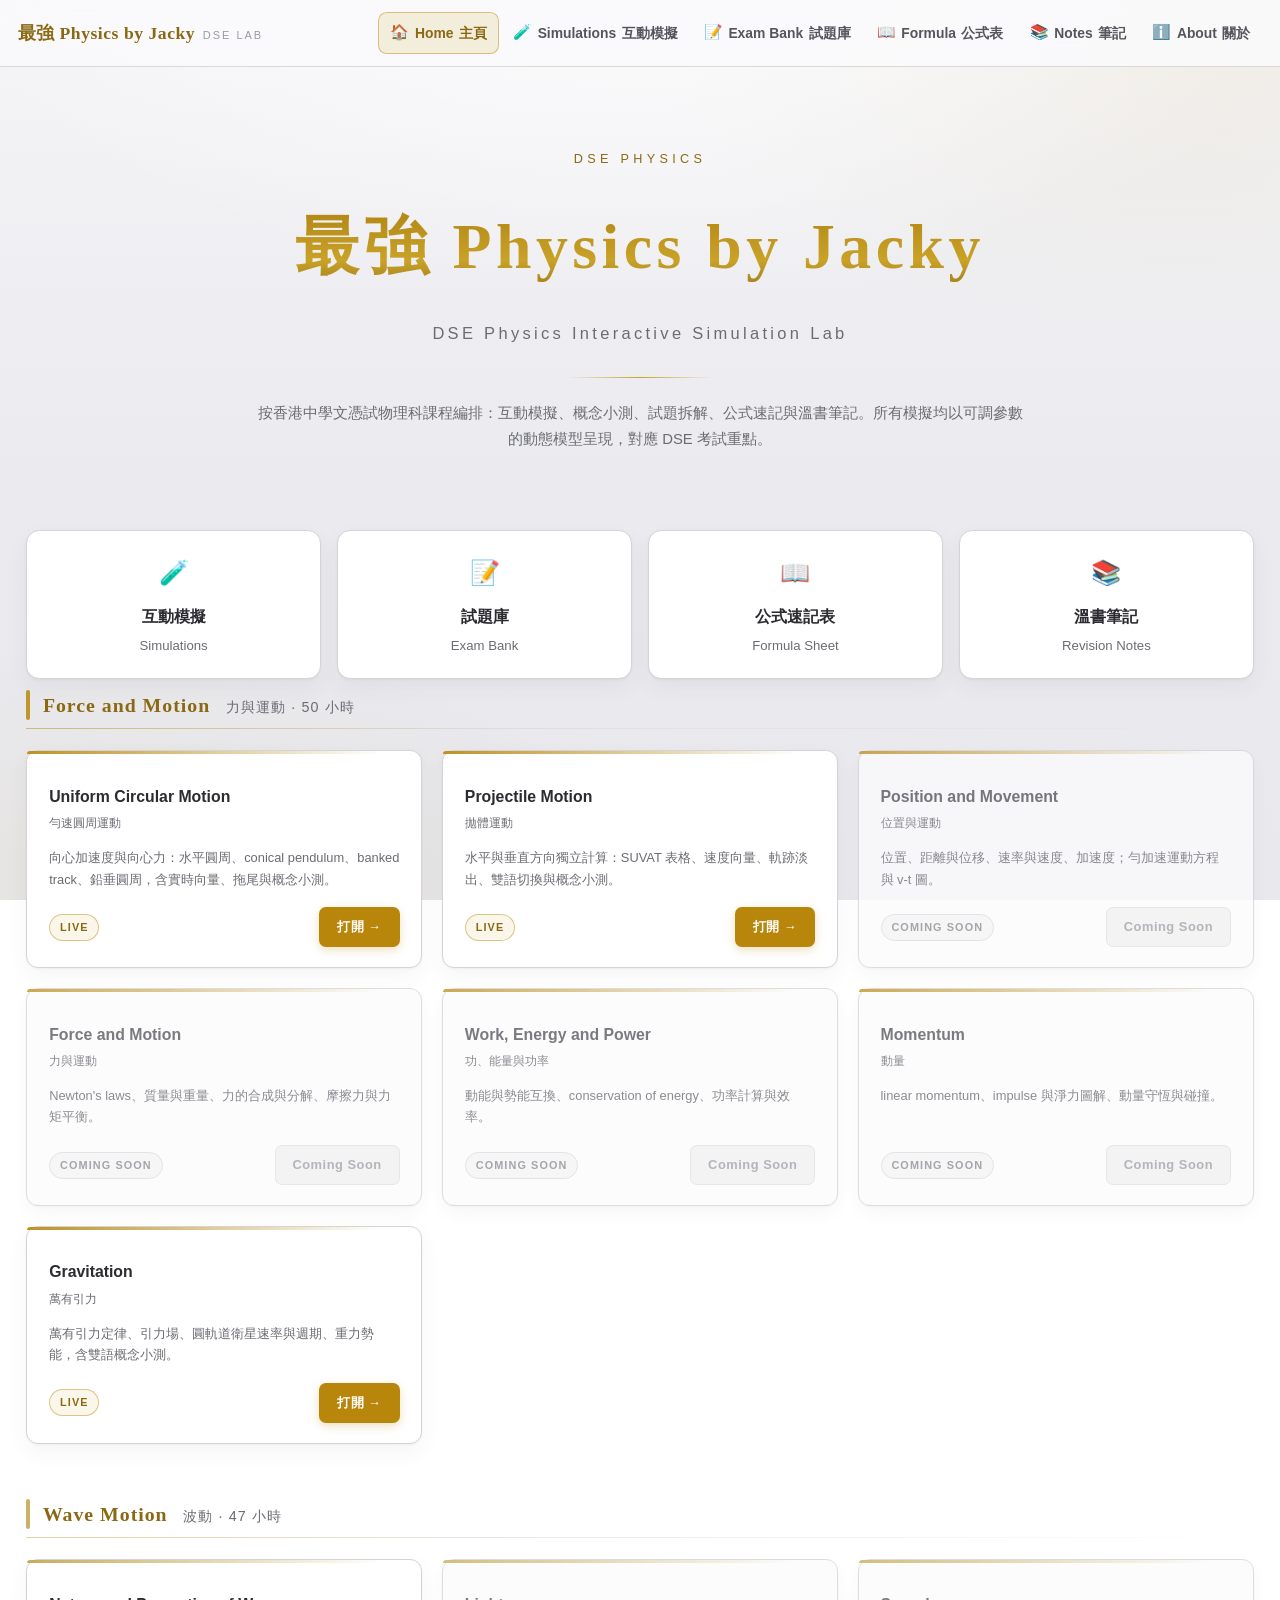
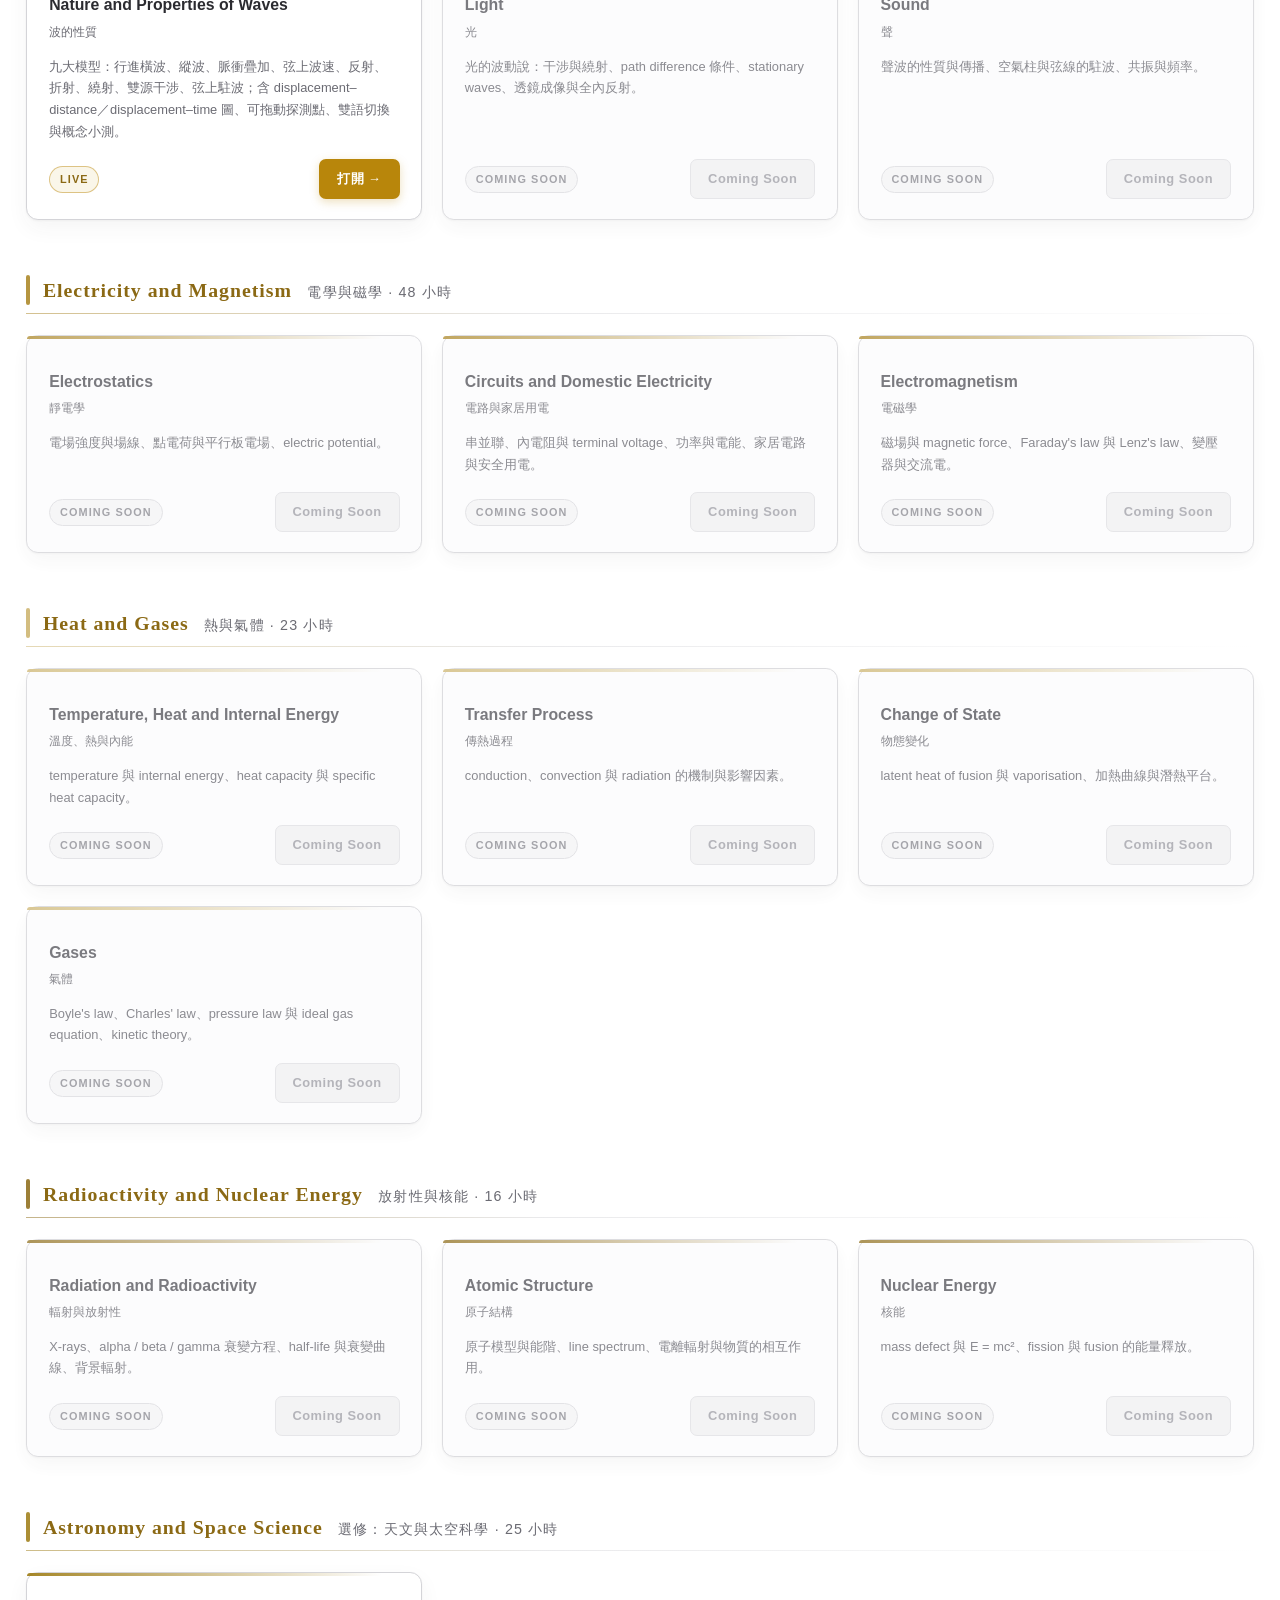
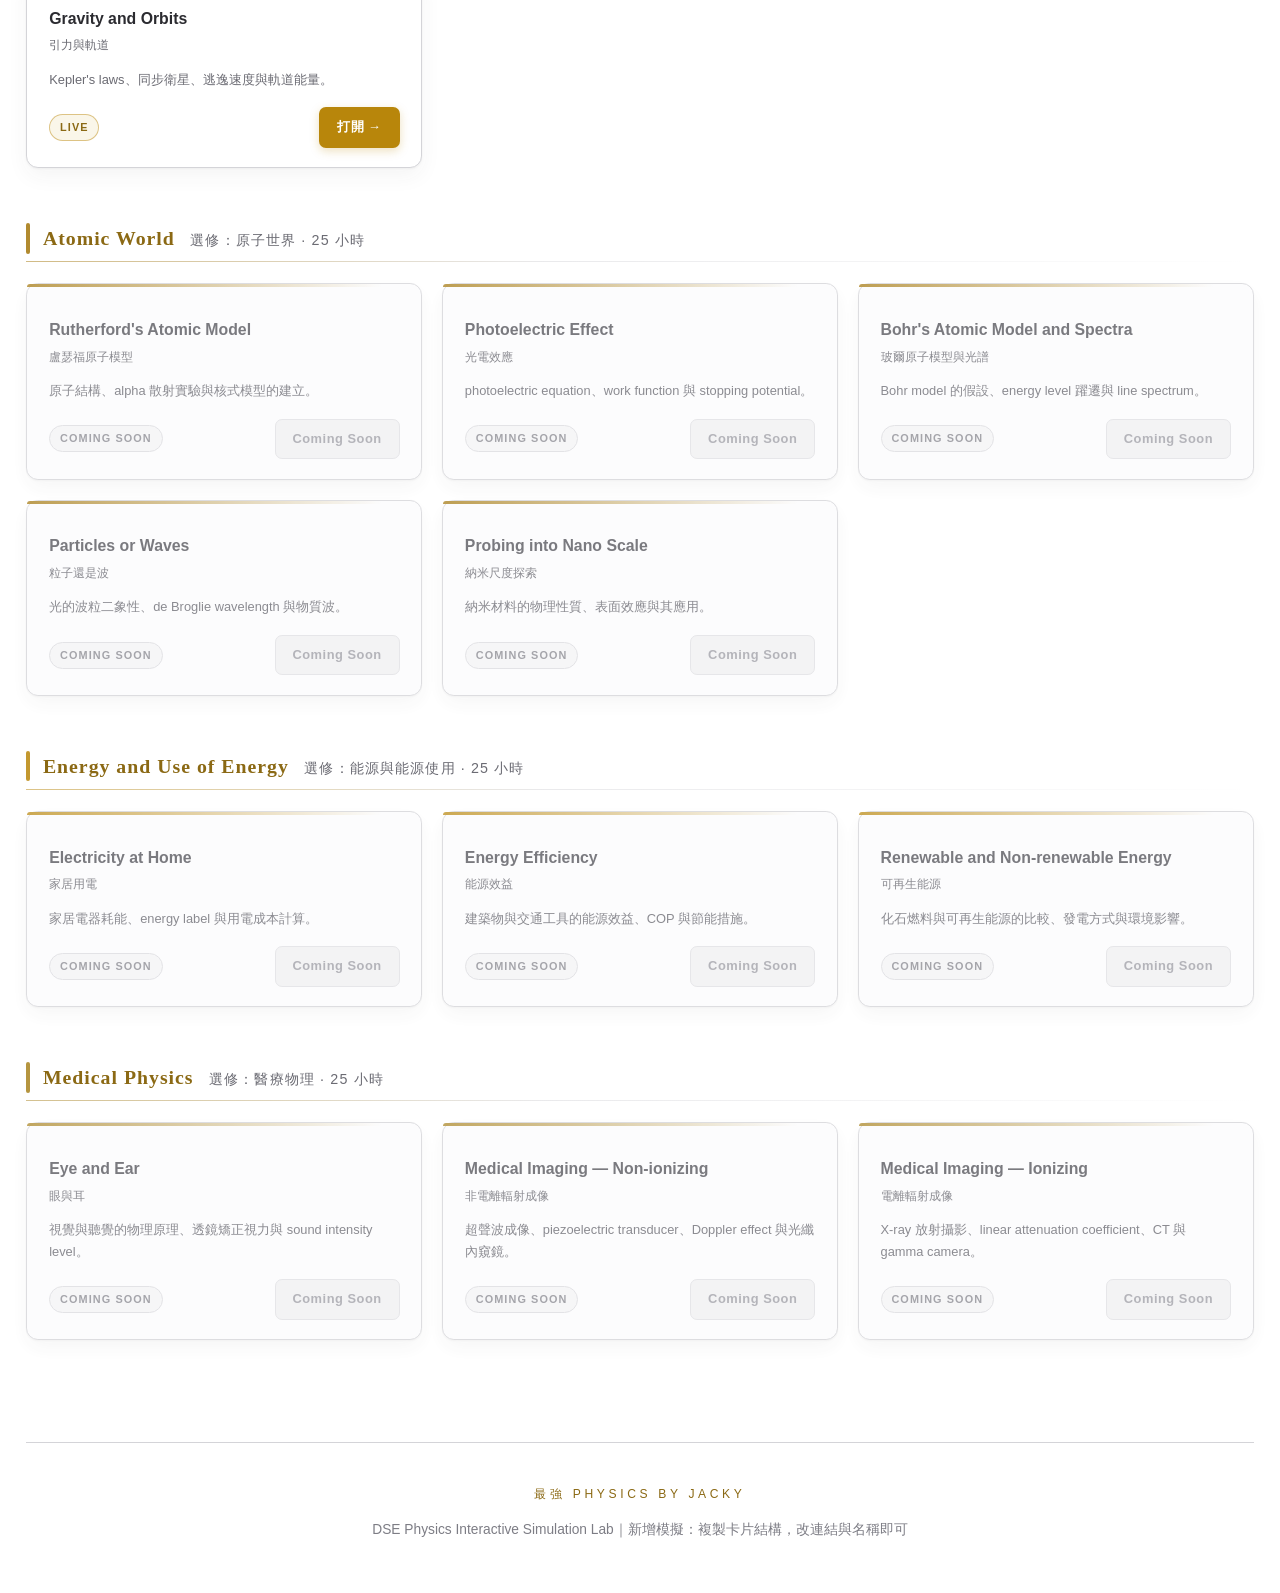
<file: index.html>
<!DOCTYPE html>
<html lang="zh-Hant">
<head>
<meta charset="utf-8">
<meta name="viewport" content="width=device-width,initial-scale=1">
<title>最強 Physics by Jacky · DSE Physics Interactive Simulation Lab</title>
<meta name="description" content="DSE Physics 互動模擬實驗室：模擬、試題庫、公式速記表與溫書筆記。">
<link href="access-style.css" rel="stylesheet">
</head>
<body data-nav="home">

<nav class="topnav">
  <div class="bar">
    <a class="brand" href="index.html"><b>最強 Physics by Jacky</b><i>DSE Lab</i></a>
    <div class="navlinks" id="navLinks">
      <a href="index.html"          data-nav="home"><em>🏠</em><span class="en">Home</span><span class="zh">主頁</span></a>
      <a href="simulations.html"    data-nav="sim"><em>🧪</em><span class="en">Simulations</span><span class="zh">互動模擬</span></a>
      <a href="exam-bank.html"      data-nav="exam"><em>📝</em><span class="en">Exam Bank</span><span class="zh">試題庫</span></a>
      <a href="formula-sheet.html"  data-nav="formula"><em>📖</em><span class="en">Formula</span><span class="zh">公式表</span></a>
      <a href="revision-notes.html" data-nav="notes"><em>📚</em><span class="en">Notes</span><span class="zh">筆記</span></a>
      <a href="about.html"          data-nav="about"><em>ℹ️</em><span class="en">About</span><span class="zh">關於</span></a>
    </div>
  </div>
</nav>

<div class="wrap">

  <header class="hero">
    <div class="eyebrow">DSE Physics</div>
    <h1>最強 Physics by Jacky</h1>
    <p class="subtitle">DSE Physics Interactive Simulation Lab</p>
    <hr class="divider">
    <p class="hero-note">按香港中學文憑試物理科課程編排：互動模擬、概念小測、試題拆解、公式速記與溫書筆記。所有模擬均以可調參數的動態模型呈現，對應 DSE 考試重點。</p>
  </header>

  <section class="quick">
    <a class="qcard" href="simulations.html"><em>🧪</em><b>互動模擬</b><span>Simulations</span></a>
    <a class="qcard" href="exam-bank.html"><em>📝</em><b>試題庫</b><span>Exam Bank</span></a>
    <a class="qcard" href="formula-sheet.html"><em>📖</em><b>公式速記表</b><span>Formula Sheet</span></a>
    <a class="qcard" href="revision-notes.html"><em>📚</em><b>溫書筆記</b><span>Revision Notes</span></a>
  </section>

  <main>

    <!-- ══════════ 1. Force and Motion 力與運動 (50h) ══════════ -->
    <section class="category" style="--acc:#b8860b">
      <div class="cat-head"><h2>Force and Motion</h2><span class="zh">力與運動 · 50 小時</span></div>
      <div class="cat-line"></div>
      <div class="grid">
        <article class="card live" style="--acc:#b8860b">
          <h3 class="card-name">Uniform Circular Motion<span>勻速圓周運動</span></h3>
          <p class="card-desc">向心加速度與向心力：水平圓周、conical pendulum、banked track、鉛垂圓周，含實時向量、拖尾與概念小測。</p>
          <div class="row"><span class="tag live">Live</span>
            <a class="btn live" href="dse-physics-lab.html" target="_blank" rel="noopener">打開 →</a></div>
        </article>
        <article class="card live" style="--acc:#b8860b">
          <h3 class="card-name">Projectile Motion<span>拋體運動</span></h3>
          <p class="card-desc">水平與垂直方向獨立計算：SUVAT 表格、速度向量、軌跡淡出、雙語切換與概念小測。</p>
          <div class="row"><span class="tag live">Live</span>
            <a class="btn live" href="projectile-motion.html" target="_blank" rel="noopener">打開 →</a></div>
        </article>
        <article class="card soon" style="--acc:#b8860b">
          <h3 class="card-name">Position and Movement<span>位置與運動</span></h3>
          <p class="card-desc">位置、距離與位移、速率與速度、加速度；勻加速運動方程與 v-t 圖。</p>
          <div class="row"><span class="tag soon">Coming Soon</span><span class="btn soon">Coming Soon</span></div>
        </article>
        <article class="card soon" style="--acc:#b8860b">
          <h3 class="card-name">Force and Motion<span>力與運動</span></h3>
          <p class="card-desc">Newton's laws、質量與重量、力的合成與分解、摩擦力與力矩平衡。</p>
          <div class="row"><span class="tag soon">Coming Soon</span><span class="btn soon">Coming Soon</span></div>
        </article>
        <article class="card soon" style="--acc:#b8860b">
          <h3 class="card-name">Work, Energy and Power<span>功、能量與功率</span></h3>
          <p class="card-desc">動能與勢能互換、conservation of energy、功率計算與效率。</p>
          <div class="row"><span class="tag soon">Coming Soon</span><span class="btn soon">Coming Soon</span></div>
        </article>
        <article class="card soon" style="--acc:#b8860b">
          <h3 class="card-name">Momentum<span>動量</span></h3>
          <p class="card-desc">linear momentum、impulse 與淨力圖解、動量守恆與碰撞。</p>
          <div class="row"><span class="tag soon">Coming Soon</span><span class="btn soon">Coming Soon</span></div>
        </article>
        <article class="card live" style="--acc:#b8860b">
          <h3 class="card-name">Gravitation<span>萬有引力</span></h3>
          <p class="card-desc">萬有引力定律、引力場、圓軌道衛星速率與週期、重力勢能，含雙語概念小測。</p>
          <div class="row"><span class="tag live">Live</span>
            <a class="btn live" href="gravitation.html" target="_blank" rel="noopener">打開 →</a></div>
        </article>
      </div>
    </section>

    <!-- ══════════ 2. Wave Motion 波動 (47h) ══════════ -->
    <section class="category" style="--acc:#c2a34a">
      <div class="cat-head"><h2>Wave Motion</h2><span class="zh">波動 · 47 小時</span></div>
      <div class="cat-line"></div>
      <div class="grid">
        <article class="card live" style="--acc:#c2a34a">
          <h3 class="card-name">Nature and Properties of Waves<span>波的性質</span></h3>
          <p class="card-desc">九大模型：行進橫波、縱波、脈衝疊加、弦上波速、反射、折射、繞射、雙源干涉、弦上駐波；含 displacement–distance／displacement–time 圖、可拖動探測點、雙語切換與概念小測。</p>
          <div class="row"><span class="tag live">Live</span>
            <a class="btn live" href="wave-motion.html" target="_blank" rel="noopener">打開 →</a></div>
        </article>
        <article class="card soon" style="--acc:#c2a34a">
          <h3 class="card-name">Light<span>光</span></h3>
          <p class="card-desc">光的波動說：干涉與繞射、path difference 條件、stationary waves、透鏡成像與全內反射。</p>
          <div class="row"><span class="tag soon">Coming Soon</span><span class="btn soon">Coming Soon</span></div>
        </article>
        <article class="card soon" style="--acc:#c2a34a">
          <h3 class="card-name">Sound<span>聲</span></h3>
          <p class="card-desc">聲波的性質與傳播、空氣柱與弦線的駐波、共振與頻率。</p>
          <div class="row"><span class="tag soon">Coming Soon</span><span class="btn soon">Coming Soon</span></div>
        </article>
      </div>
    </section>

    <!-- ══════════ 3. Electricity and Magnetism 電學與磁學 (48h) ══════════ -->
    <section class="category" style="--acc:#a8821f">
      <div class="cat-head"><h2>Electricity and Magnetism</h2><span class="zh">電學與磁學 · 48 小時</span></div>
      <div class="cat-line"></div>
      <div class="grid">
        <article class="card soon" style="--acc:#a8821f">
          <h3 class="card-name">Electrostatics<span>靜電學</span></h3>
          <p class="card-desc">電場強度與場線、點電荷與平行板電場、electric potential。</p>
          <div class="row"><span class="tag soon">Coming Soon</span><span class="btn soon">Coming Soon</span></div>
        </article>
        <article class="card soon" style="--acc:#a8821f">
          <h3 class="card-name">Circuits and Domestic Electricity<span>電路與家居用電</span></h3>
          <p class="card-desc">串並聯、內電阻與 terminal voltage、功率與電能、家居電路與安全用電。</p>
          <div class="row"><span class="tag soon">Coming Soon</span><span class="btn soon">Coming Soon</span></div>
        </article>
        <article class="card soon" style="--acc:#a8821f">
          <h3 class="card-name">Electromagnetism<span>電磁學</span></h3>
          <p class="card-desc">磁場與 magnetic force、Faraday's law 與 Lenz's law、變壓器與交流電。</p>
          <div class="row"><span class="tag soon">Coming Soon</span><span class="btn soon">Coming Soon</span></div>
        </article>
      </div>
    </section>

    <!-- ══════════ 4. Heat and Gases 熱與氣體 (23h) ══════════ -->
    <section class="category" style="--acc:#cbb26a">
      <div class="cat-head"><h2>Heat and Gases</h2><span class="zh">熱與氣體 · 23 小時</span></div>
      <div class="cat-line"></div>
      <div class="grid">
        <article class="card soon" style="--acc:#cbb26a">
          <h3 class="card-name">Temperature, Heat and Internal Energy<span>溫度、熱與內能</span></h3>
          <p class="card-desc">temperature 與 internal energy、heat capacity 與 specific heat capacity。</p>
          <div class="row"><span class="tag soon">Coming Soon</span><span class="btn soon">Coming Soon</span></div>
        </article>
        <article class="card soon" style="--acc:#cbb26a">
          <h3 class="card-name">Transfer Process<span>傳熱過程</span></h3>
          <p class="card-desc">conduction、convection 與 radiation 的機制與影響因素。</p>
          <div class="row"><span class="tag soon">Coming Soon</span><span class="btn soon">Coming Soon</span></div>
        </article>
        <article class="card soon" style="--acc:#cbb26a">
          <h3 class="card-name">Change of State<span>物態變化</span></h3>
          <p class="card-desc">latent heat of fusion 與 vaporisation、加熱曲線與潛熱平台。</p>
          <div class="row"><span class="tag soon">Coming Soon</span><span class="btn soon">Coming Soon</span></div>
        </article>
        <article class="card soon" style="--acc:#cbb26a">
          <h3 class="card-name">Gases<span>氣體</span></h3>
          <p class="card-desc">Boyle's law、Charles' law、pressure law 與 ideal gas equation、kinetic theory。</p>
          <div class="row"><span class="tag soon">Coming Soon</span><span class="btn soon">Coming Soon</span></div>
        </article>
      </div>
    </section>

    <!-- ══════════ 5. Radioactivity and Nuclear Energy 放射性與核能 (16h) ══════════ -->
    <section class="category" style="--acc:#8b6914">
      <div class="cat-head"><h2>Radioactivity and Nuclear Energy</h2><span class="zh">放射性與核能 · 16 小時</span></div>
      <div class="cat-line"></div>
      <div class="grid">
        <article class="card soon" style="--acc:#8b6914">
          <h3 class="card-name">Radiation and Radioactivity<span>輻射與放射性</span></h3>
          <p class="card-desc">X-rays、alpha / beta / gamma 衰變方程、half-life 與衰變曲線、背景輻射。</p>
          <div class="row"><span class="tag soon">Coming Soon</span><span class="btn soon">Coming Soon</span></div>
        </article>
        <article class="card soon" style="--acc:#8b6914">
          <h3 class="card-name">Atomic Structure<span>原子結構</span></h3>
          <p class="card-desc">原子模型與能階、line spectrum、電離輻射與物質的相互作用。</p>
          <div class="row"><span class="tag soon">Coming Soon</span><span class="btn soon">Coming Soon</span></div>
        </article>
        <article class="card soon" style="--acc:#8b6914">
          <h3 class="card-name">Nuclear Energy<span>核能</span></h3>
          <p class="card-desc">mass defect 與 E = mc²、fission 與 fusion 的能量釋放。</p>
          <div class="row"><span class="tag soon">Coming Soon</span><span class="btn soon">Coming Soon</span></div>
        </article>
      </div>
    </section>

    <!-- ══════════ 6. Astronomy and Space Science 選修 (25h) ══════════ -->
    <section class="category" style="--acc:#9c7a12">
      <div class="cat-head"><h2>Astronomy and Space Science</h2><span class="zh">選修：天文與太空科學 · 25 小時</span></div>
      <div class="cat-line"></div>
      <div class="grid">
        <article class="card live" style="--acc:#9c7a12">
          <h3 class="card-name">Gravity and Orbits<span>引力與軌道</span></h3>
          <p class="card-desc">Kepler's laws、同步衛星、逃逸速度與軌道能量。</p>
          <div class="row"><span class="tag live">Live</span>
            <a class="btn live" href="gravitation.html" target="_blank" rel="noopener">打開 →</a></div>
        </article>
      </div>
    </section>

    <!-- ══════════ 7. Atomic World 選修 (25h) ══════════ -->
    <section class="category" style="--acc:#a3760a">
      <div class="cat-head"><h2>Atomic World</h2><span class="zh">選修：原子世界 · 25 小時</span></div>
      <div class="cat-line"></div>
      <div class="grid">
        <article class="card soon" style="--acc:#a3760a">
          <h3 class="card-name">Rutherford's Atomic Model<span>盧瑟福原子模型</span></h3>
          <p class="card-desc">原子結構、alpha 散射實驗與核式模型的建立。</p>
          <div class="row"><span class="tag soon">Coming Soon</span><span class="btn soon">Coming Soon</span></div>
        </article>
        <article class="card soon" style="--acc:#a3760a">
          <h3 class="card-name">Photoelectric Effect<span>光電效應</span></h3>
          <p class="card-desc">photoelectric equation、work function 與 stopping potential。</p>
          <div class="row"><span class="tag soon">Coming Soon</span><span class="btn soon">Coming Soon</span></div>
        </article>
        <article class="card soon" style="--acc:#a3760a">
          <h3 class="card-name">Bohr's Atomic Model and Spectra<span>玻爾原子模型與光譜</span></h3>
          <p class="card-desc">Bohr model 的假設、energy level 躍遷與 line spectrum。</p>
          <div class="row"><span class="tag soon">Coming Soon</span><span class="btn soon">Coming Soon</span></div>
        </article>
        <article class="card soon" style="--acc:#a3760a">
          <h3 class="card-name">Particles or Waves<span>粒子還是波</span></h3>
          <p class="card-desc">光的波粒二象性、de Broglie wavelength 與物質波。</p>
          <div class="row"><span class="tag soon">Coming Soon</span><span class="btn soon">Coming Soon</span></div>
        </article>
        <article class="card soon" style="--acc:#a3760a">
          <h3 class="card-name">Probing into Nano Scale<span>納米尺度探索</span></h3>
          <p class="card-desc">納米材料的物理性質、表面效應與其應用。</p>
          <div class="row"><span class="tag soon">Coming Soon</span><span class="btn soon">Coming Soon</span></div>
        </article>
      </div>
    </section>

    <!-- ══════════ 8. Energy and Use of Energy 選修 (25h) ══════════ -->
    <section class="category" style="--acc:#b8860b">
      <div class="cat-head"><h2>Energy and Use of Energy</h2><span class="zh">選修：能源與能源使用 · 25 小時</span></div>
      <div class="cat-line"></div>
      <div class="grid">
        <article class="card soon" style="--acc:#b8860b">
          <h3 class="card-name">Electricity at Home<span>家居用電</span></h3>
          <p class="card-desc">家居電器耗能、energy label 與用電成本計算。</p>
          <div class="row"><span class="tag soon">Coming Soon</span><span class="btn soon">Coming Soon</span></div>
        </article>
        <article class="card soon" style="--acc:#b8860b">
          <h3 class="card-name">Energy Efficiency<span>能源效益</span></h3>
          <p class="card-desc">建築物與交通工具的能源效益、COP 與節能措施。</p>
          <div class="row"><span class="tag soon">Coming Soon</span><span class="btn soon">Coming Soon</span></div>
        </article>
        <article class="card soon" style="--acc:#b8860b">
          <h3 class="card-name">Renewable and Non-renewable Energy<span>可再生能源</span></h3>
          <p class="card-desc">化石燃料與可再生能源的比較、發電方式與環境影響。</p>
          <div class="row"><span class="tag soon">Coming Soon</span><span class="btn soon">Coming Soon</span></div>
        </article>
      </div>
    </section>

    <!-- ══════════ 9. Medical Physics 選修 (25h) ══════════ -->
    <section class="category" style="--acc:#a8821f">
      <div class="cat-head"><h2>Medical Physics</h2><span class="zh">選修：醫療物理 · 25 小時</span></div>
      <div class="cat-line"></div>
      <div class="grid">
        <article class="card soon" style="--acc:#a8821f">
          <h3 class="card-name">Eye and Ear<span>眼與耳</span></h3>
          <p class="card-desc">視覺與聽覺的物理原理、透鏡矯正視力與 sound intensity level。</p>
          <div class="row"><span class="tag soon">Coming Soon</span><span class="btn soon">Coming Soon</span></div>
        </article>
        <article class="card soon" style="--acc:#a8821f">
          <h3 class="card-name">Medical Imaging — Non-ionizing<span>非電離輻射成像</span></h3>
          <p class="card-desc">超聲波成像、piezoelectric transducer、Doppler effect 與光纖內窺鏡。</p>
          <div class="row"><span class="tag soon">Coming Soon</span><span class="btn soon">Coming Soon</span></div>
        </article>
        <article class="card soon" style="--acc:#a8821f">
          <h3 class="card-name">Medical Imaging — Ionizing<span>電離輻射成像</span></h3>
          <p class="card-desc">X-ray 放射攝影、linear attenuation coefficient、CT 與 gamma camera。</p>
          <div class="row"><span class="tag soon">Coming Soon</span><span class="btn soon">Coming Soon</span></div>
        </article>
      </div>
    </section>

  </main>

  <footer>
    <span class="mark">最強 Physics by Jacky</span>
    <p>DSE Physics Interactive Simulation Lab｜新增模擬：複製卡片結構，改連結與名稱即可</p>
  </footer>
</div>

<script>
  (function () {
    var key = document.body.dataset.nav || '';
    document.querySelectorAll('#navLinks a').forEach(function (a) {
      if (a.dataset.nav === key) a.classList.add('on');
    });
    var on = document.querySelector('#navLinks a.on');
    if (on && on.scrollIntoView) on.scrollIntoView({ block: 'nearest', inline: 'center' });
  })();
</script>
</body>
</html>
</file>
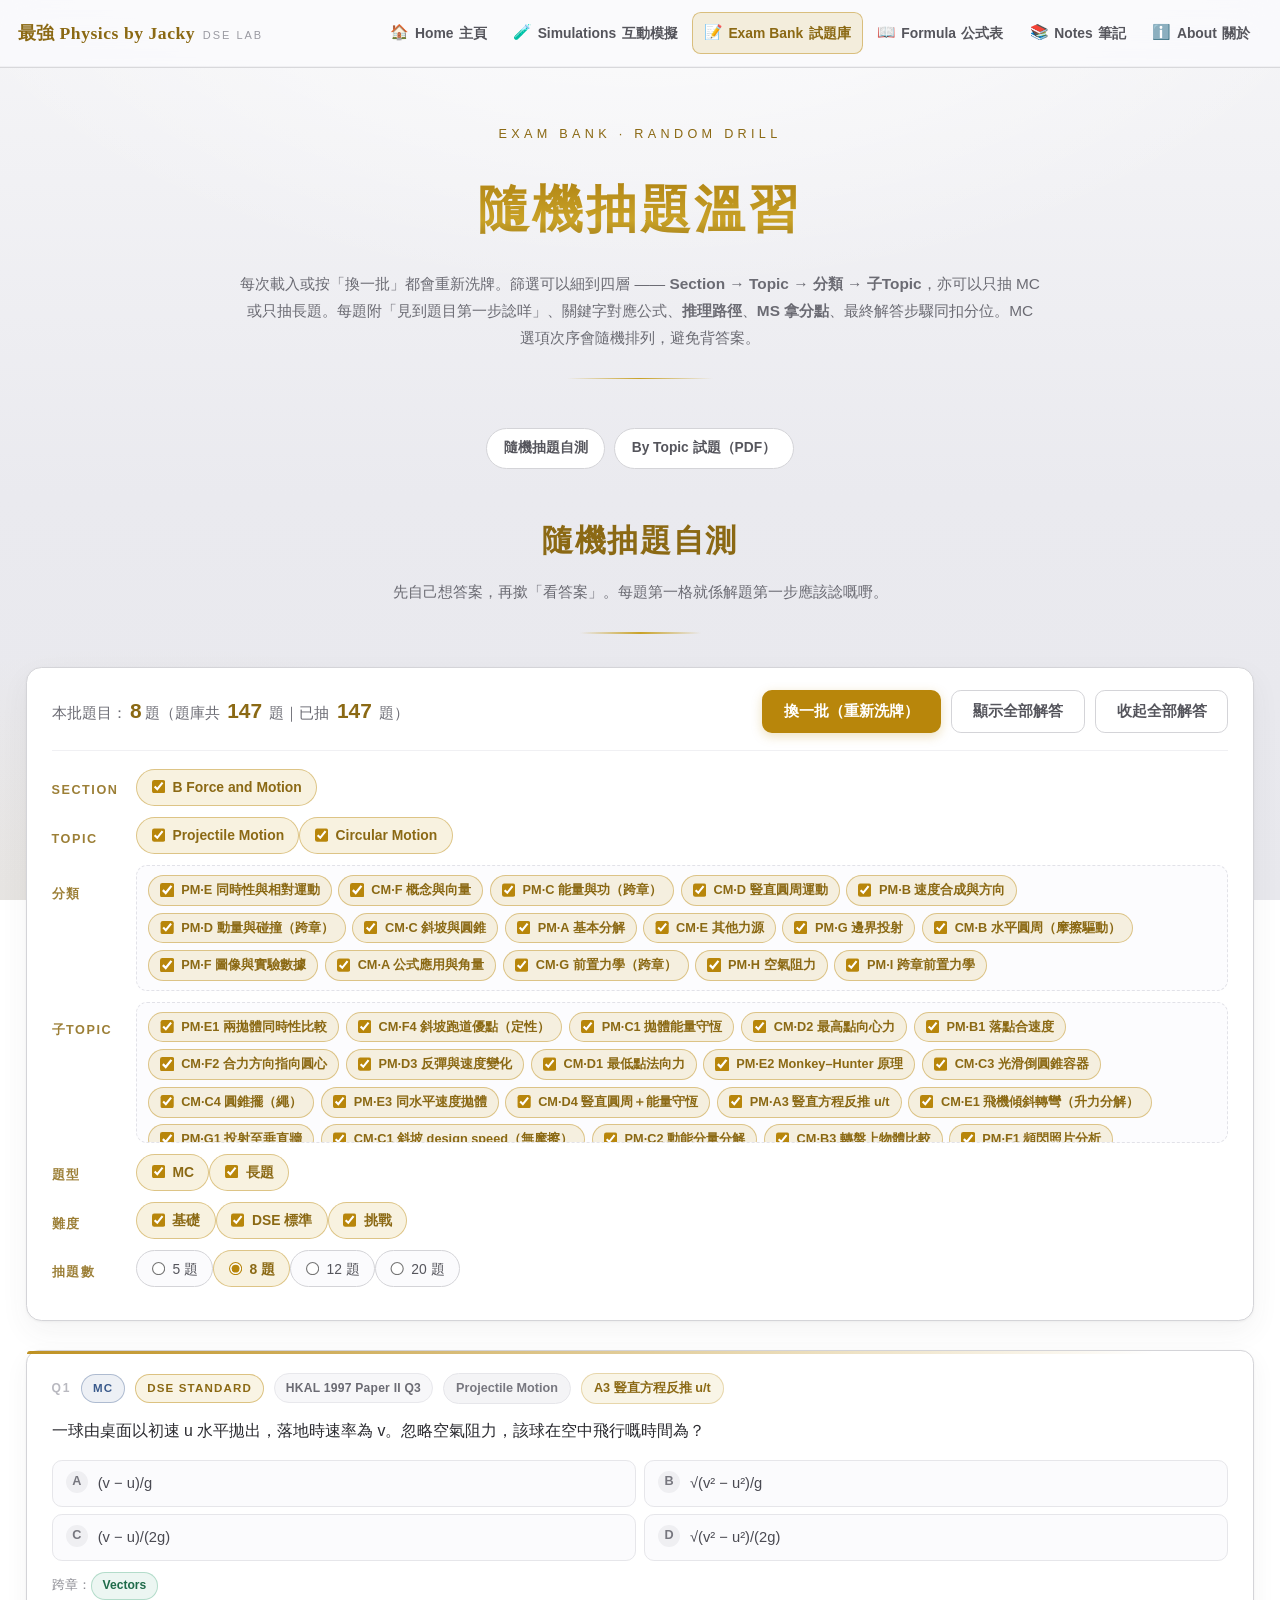
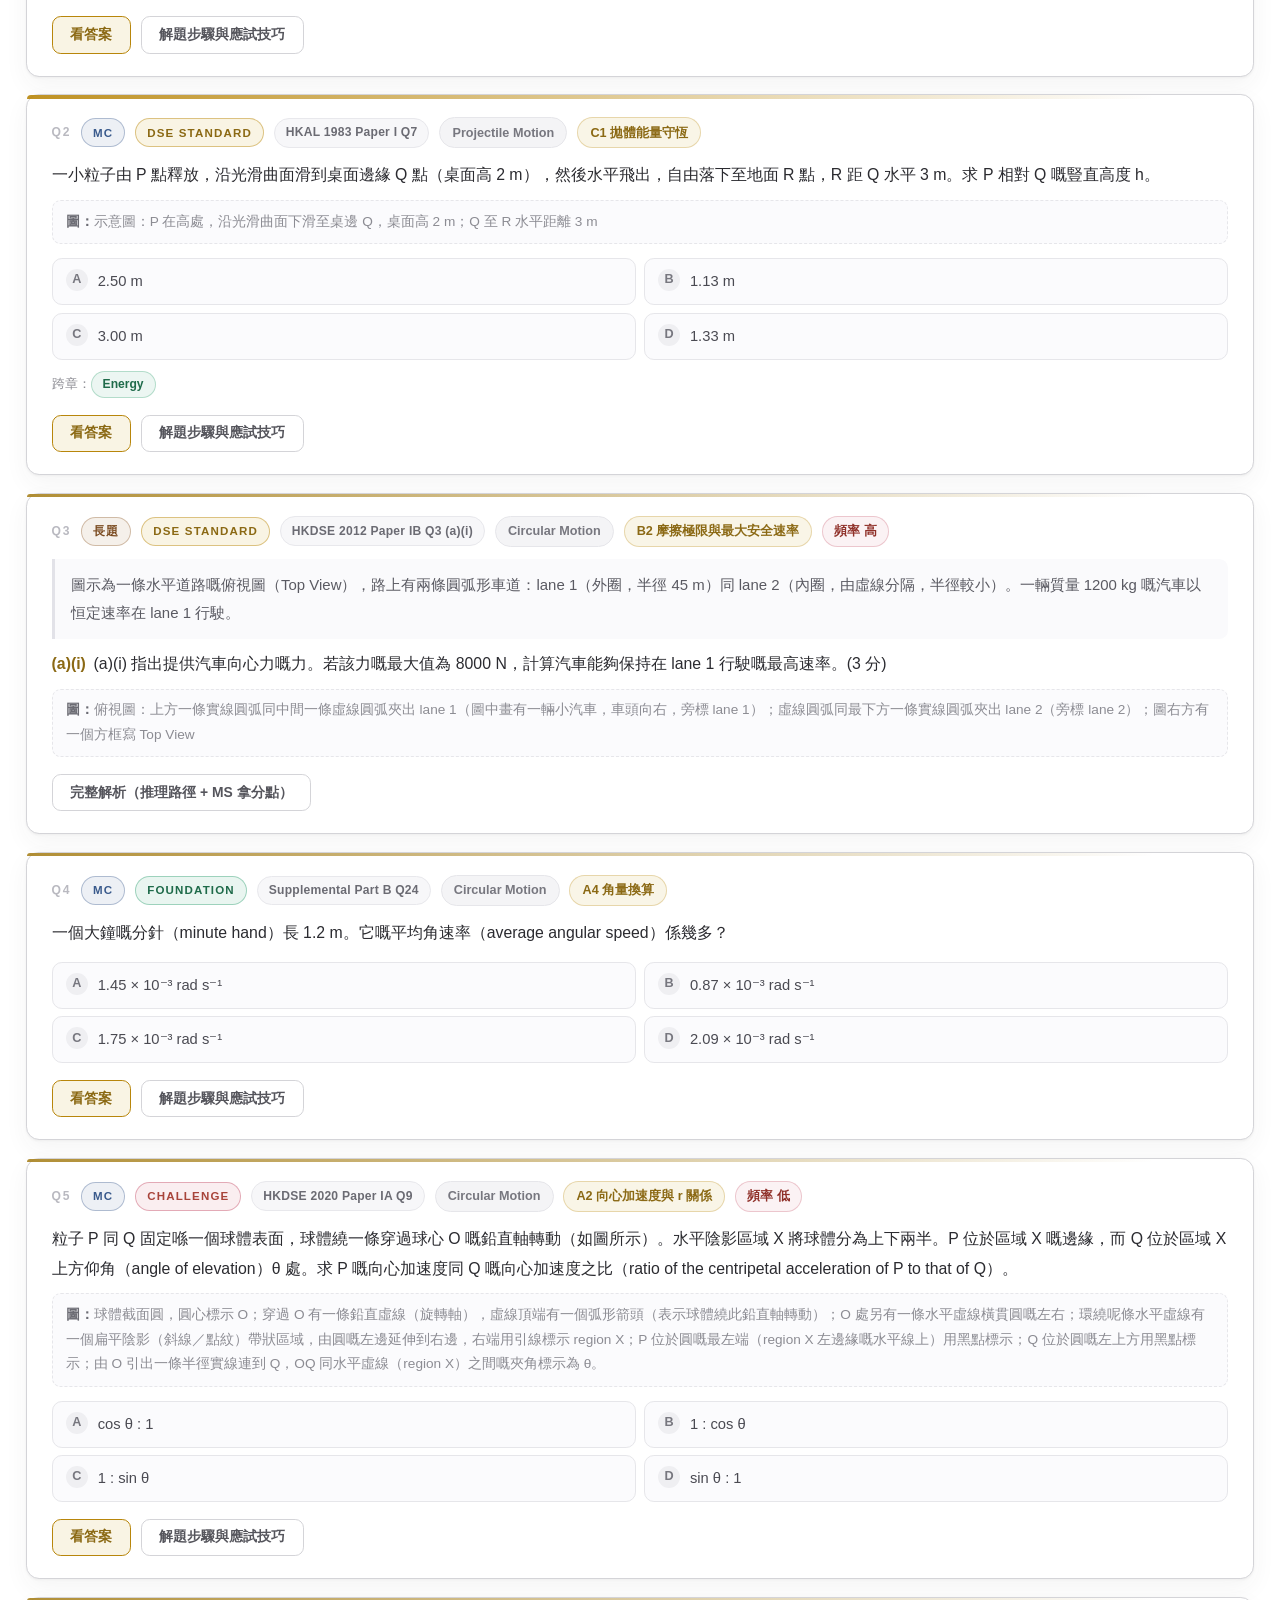
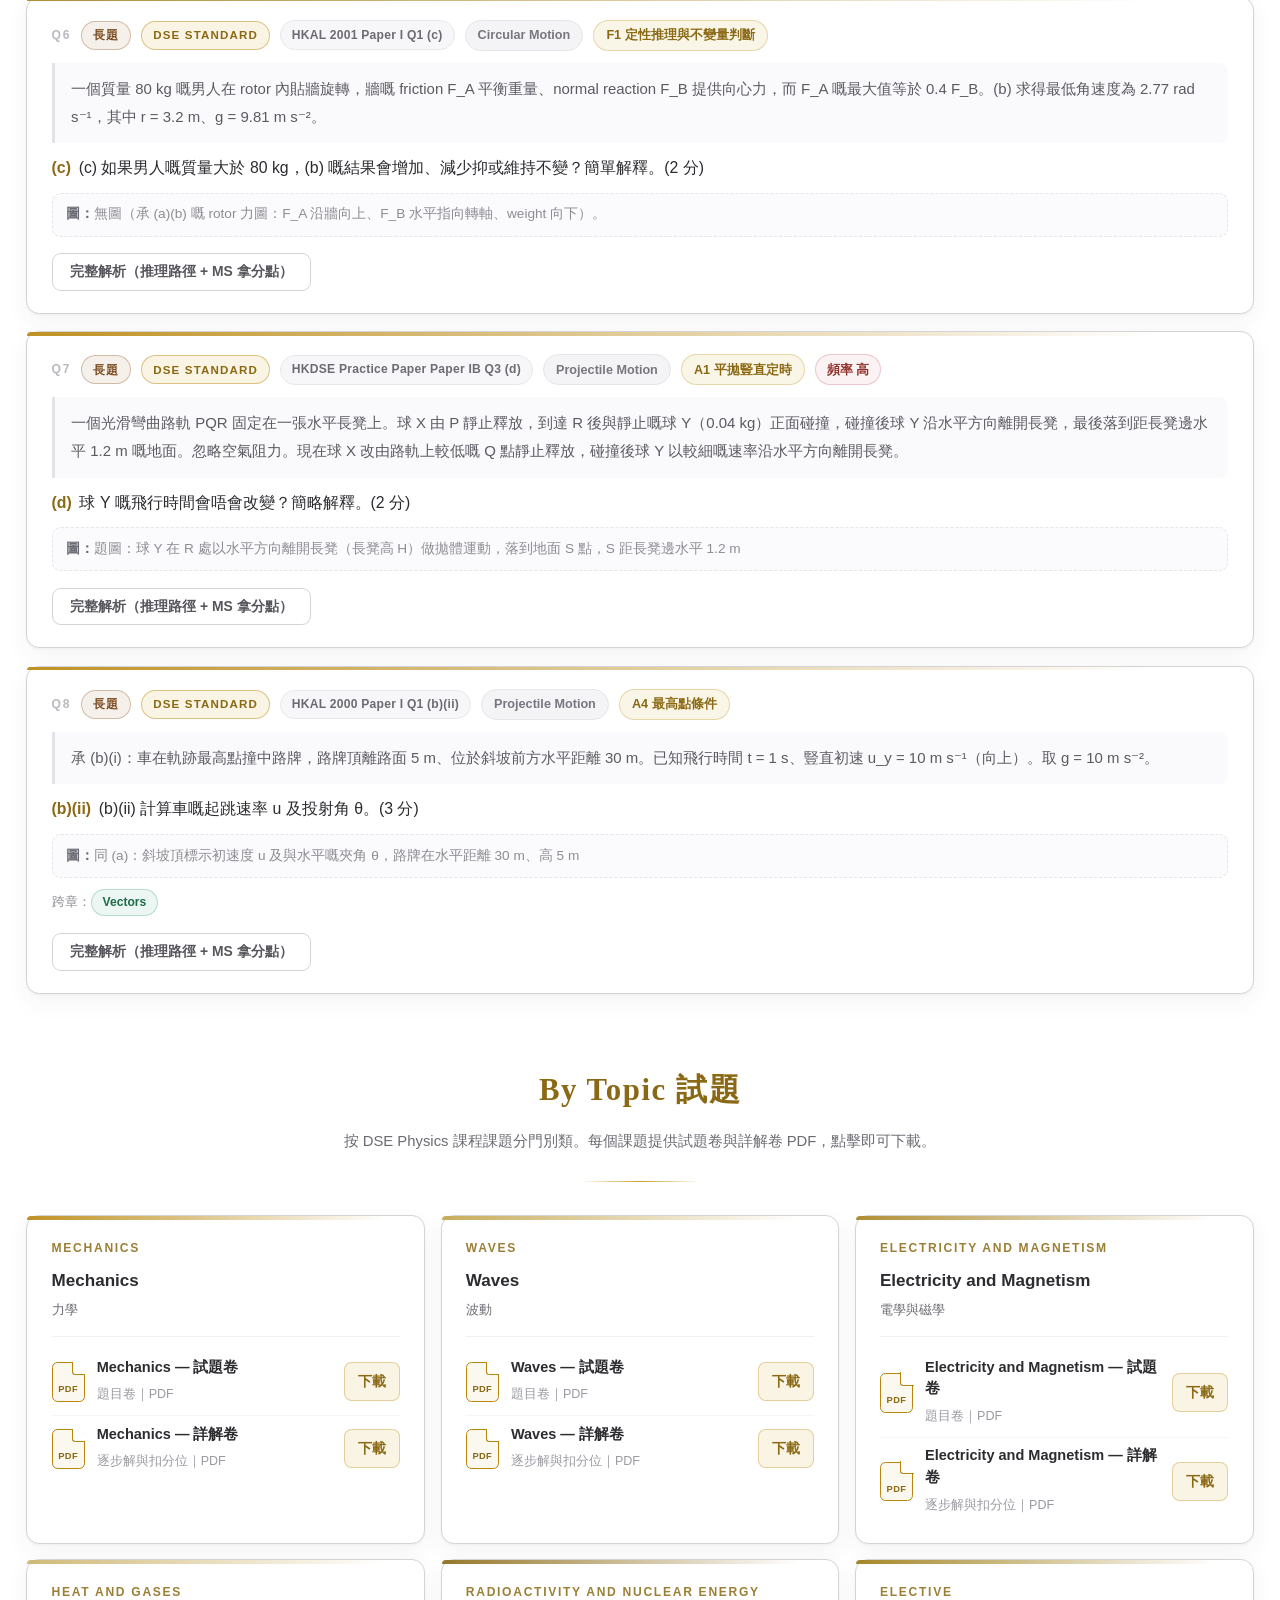
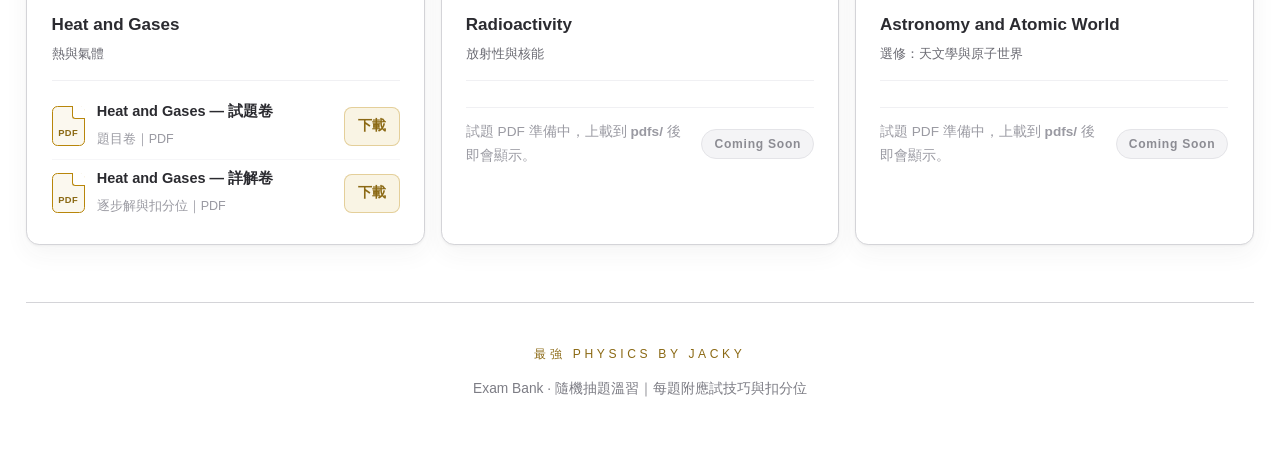
<file: exam-bank-v2.html>
<!DOCTYPE html>
<html lang="zh-Hant">
<head>
<meta charset="utf-8">
<meta name="viewport" content="width=device-width,initial-scale=1">
<title>Exam Bank 隨機抽題溫習 · 最強 Physics by Jacky</title>
<link href="access-style.css" rel="stylesheet">
<style>
  body{zoom:1.1}
  body{margin:0;color:var(--ink);font-size:15px;line-height:1.75;
    font-family:-apple-system,"PingFang TC","Microsoft JhengHei","Noto Sans TC","Helvetica Neue",sans-serif;
    background:
      radial-gradient(1100px 620px at 50% -140px,rgba(255,255,255,.96),rgba(255,255,255,0) 70%),
      radial-gradient(760px 460px at 12% 108%,rgba(201,162,39,.09),rgba(201,162,39,0) 72%),
      linear-gradient(180deg,#f5f5f7 0%,#eaeaef 55%,#e8e8ed 100%);
    background-attachment:fixed;-webkit-font-smoothing:antialiased;overflow-x:hidden}
  .wrap{max-width:1200px;margin:0 auto;padding:0 24px}

  .page-head{padding:50px 0 22px;text-align:center}
  h1.title{margin:0;font-family:"Songti TC","Noto Serif TC",Georgia,serif;font-weight:600;
    font-size:clamp(30px,5vw,46px);letter-spacing:.06em;
    background:linear-gradient(180deg,#a97c0f 0%,#c9a227 62%,#8b6914 100%);
    -webkit-background-clip:text;background-clip:text;-webkit-text-fill-color:transparent}
  .lede{margin:15px auto 0;max-width:730px;font-size:14px;color:var(--ink-soft)}
  .divider{width:132px;height:1px;margin:24px auto 0;border:0;
    background:linear-gradient(90deg,transparent,var(--gold-bright),transparent)}
  .jump{display:flex;gap:8px;flex-wrap:wrap;justify-content:center;margin:22px 0 34px}
  .jump a{text-decoration:none;font-size:12.5px;font-weight:650;color:#55555c;background:#fff;
    border:1px solid var(--line);border-radius:20px;padding:7px 15px;transition:.18s}
  .jump a:hover{border-color:var(--gold-bright);color:var(--gold-deep)}
  .sec-head{text-align:center;padding:8px 0 6px}
  .sec-head h2{margin:0;font-size:clamp(21px,3.4vw,28px);font-weight:650;color:var(--gold-deep);
    font-family:"Songti TC","Noto Serif TC",Georgia,serif;letter-spacing:.05em}
  .sec-head p{margin:10px auto 0;max-width:700px;font-size:13.5px;color:var(--ink-soft)}
  .sec-rule{width:110px;height:1px;margin:18px auto 30px;border:0;
    background:linear-gradient(90deg,transparent,var(--gold-bright),transparent)}

  /* ── By Topic 試題（PDF） ── */
  .pdf-grid{display:grid;gap:14px;grid-template-columns:1fr;margin-bottom:52px}
  @media(min-width:760px){.pdf-grid{grid-template-columns:repeat(2,1fr)}}
  @media(min-width:1120px){.pdf-grid{grid-template-columns:repeat(3,1fr)}}
  .pdf-topic{position:relative;background:#fff;border:1px solid var(--line);border-radius:12px;
    padding:20px 22px 16px;box-shadow:0 1px 2px rgba(60,60,67,.05),0 8px 22px rgba(60,60,67,.05);
    transition:transform .22s ease,box-shadow .22s ease,border-color .22s ease}
  .pdf-topic::before{content:"";position:absolute;left:0;top:0;height:3px;width:100%;
    border-radius:12px 12px 0 0;opacity:.9;
    background:linear-gradient(90deg,var(--acc,var(--gold)),transparent 90%)}
  .pdf-topic:hover{transform:translateY(-3px);border-color:var(--gold-bright);
    box-shadow:0 2px 6px rgba(184,134,11,.14),0 14px 30px rgba(184,134,11,.16)}
  .pdf-topic h3{margin:6px 0 3px;font-size:15.5px;font-weight:650;color:#2b2b30}
  .pdf-topic h3 span{display:block;font-size:12.2px;font-weight:400;color:var(--ink-soft);margin-top:2px}
  .pdf-sub{font-size:11px;font-weight:700;letter-spacing:.14em;text-transform:uppercase;
    color:var(--gold-deep);opacity:.85}
  .pdf-list{margin-top:13px;border-top:1px solid #f0f0f3;padding-top:11px}
  .pdf-item{display:flex;align-items:center;gap:11px;padding:7px 0}
  .pdf-item+.pdf-item{border-top:1px solid #f6f6f8}
  .icn{flex:0 0 auto;width:30px;height:36px;border-radius:5px;border:1.4px solid var(--gold);
    background:#fbf8ef;position:relative;display:flex;align-items:flex-end;justify-content:center;
    padding-bottom:3px;font-size:8.5px;font-weight:800;letter-spacing:.04em;color:var(--gold-deep)}
  .icn::after{content:"";position:absolute;top:-1.4px;right:-1.4px;width:11px;height:11px;
    background:#fff;border-left:1.4px solid var(--gold);border-bottom:1.4px solid var(--gold);
    border-radius:0 4px 0 3px}
  .pdf-meta{flex:1;min-width:0}
  .pdf-meta b{display:block;font-size:13.2px;font-weight:650;color:#2b2b30;line-height:1.5}
  .pdf-meta em{font-style:normal;font-size:11.4px;color:#9a9aa2}
  .dl{flex:0 0 auto;text-decoration:none;font-size:12.4px;font-weight:700;white-space:nowrap;
    color:var(--gold-deep);background:rgba(201,162,39,.12);border:1px solid rgba(184,134,11,.34);
    border-radius:7px;padding:6px 12px;transition:.18s}
  .dl:hover{background:var(--gold);border-color:var(--gold);color:#fff}
  .pdf-empty{display:flex;align-items:center;justify-content:space-between;gap:12px;
    margin-top:13px;border-top:1px solid #f0f0f3;padding-top:11px;font-size:12.4px;color:#9a9aa2}
  .pdf-empty span{background:#f4f4f6;border:1px solid #e4e4e8;border-radius:20px;
    padding:3px 11px;font-size:11px;font-weight:700;letter-spacing:.06em;color:#8c8c93;white-space:nowrap}

  /* ── 隨機抽題控制台 ── */
  .console{background:#fff;border:1px solid var(--line);border-radius:14px;padding:20px 22px;
    box-shadow:0 1px 2px rgba(60,60,67,.05),0 10px 26px rgba(60,60,67,.06);margin-bottom:26px}
  .bar{display:flex;align-items:center;justify-content:space-between;gap:14px;flex-wrap:wrap;
    padding-bottom:16px;border-bottom:1px solid #f0f0f3}
  .stat{font-size:13.5px;color:var(--ink-soft)}
  .stat b{color:var(--gold-deep);font-size:19px;font-variant-numeric:tabular-nums;margin:0 3px}
  .acts{display:flex;gap:9px;flex-wrap:wrap}
  .btn{cursor:pointer;font-family:inherit;font-size:13.2px;font-weight:700;border-radius:9px;
    padding:10px 19px;border:1px solid transparent;transition:.18s}
  .btn.primary{background:var(--gold);color:#fff;box-shadow:0 3px 10px rgba(184,134,11,.26)}
  .btn.primary:hover{background:#a3760a}
  .btn.ghost{background:#fff;border-color:var(--line);color:#55555c}
  .btn.ghost:hover{border-color:var(--gold-bright);color:var(--gold-deep);background:rgba(201,162,39,.07)}
  .filters{margin-top:16px}
  .frow{display:flex;align-items:baseline;gap:11px;flex-wrap:wrap;margin-bottom:10px}
  .frow .fl{flex:0 0 auto;font-size:11.5px;font-weight:700;letter-spacing:.12em;text-transform:uppercase;
    color:var(--gold-deep);opacity:.85;min-width:66px}
  .chk{display:inline-flex;align-items:center;gap:6px;font-size:12.6px;color:#55555c;cursor:pointer;
    background:#fbfbfd;border:1px solid var(--line);border-radius:20px;padding:5px 13px;transition:.16s;
    white-space:nowrap;user-select:none}
  .chk:hover{border-color:var(--gold-bright)}
  .chk input{accent-color:#b8860b;margin:0;cursor:pointer}
  .chk.on{background:rgba(201,162,39,.14);border-color:rgba(184,134,11,.42);color:var(--gold-deep);font-weight:650}

  /* ── 題目卡 ── */
  #qlist{display:grid;gap:16px}
  .qcard{position:relative;background:#fff;border:1px solid var(--line);border-radius:12px;
    padding:20px 22px;box-shadow:0 1px 2px rgba(60,60,67,.05),0 8px 22px rgba(60,60,67,.05)}
  .qcard::before{content:"";position:absolute;left:0;top:0;height:3px;width:100%;border-radius:12px 12px 0 0;
    opacity:.9;background:linear-gradient(90deg,var(--acc,var(--gold)),transparent 92%)}
  .qmeta{display:flex;align-items:center;gap:9px;flex-wrap:wrap}
  .idx{font-size:11px;font-weight:800;letter-spacing:.14em;color:#b9b9c0}
  .chip-lv{font-size:10.5px;font-weight:700;letter-spacing:.1em;text-transform:uppercase;
    padding:3px 10px;border-radius:20px;border:1px solid}
  .chip-lv.b{color:#1f6b4a;border-color:rgba(47,158,111,.4);background:rgba(47,158,111,.10)}
  .chip-lv.d{color:var(--gold-deep);border-color:rgba(184,134,11,.45);background:rgba(201,162,39,.12)}
  .chip-lv.c{color:#a8443a;border-color:rgba(192,69,95,.4);background:rgba(192,69,95,.09)}
  .chip-topic{font-size:11.5px;font-weight:650;color:#77777f;background:#f4f4f6;
    border:1px solid #e6e6ea;border-radius:20px;padding:3px 11px}
  .qbody{font-size:14.4px;line-height:1.88;color:#2b2b30;margin:11px 0 0}
  .opts{margin:13px 0 0;padding:0;list-style:none;display:grid;gap:7px}
  @media(min-width:860px){.opts{grid-template-columns:1fr 1fr}}
  .opts li{display:flex;gap:9px;align-items:flex-start;font-size:13.4px;line-height:1.7;color:#4a4a52;
    background:#fbfbfd;border:1px solid #e6e6ea;border-radius:9px;padding:9px 12px}
  .opts li .k{flex:0 0 20px;height:20px;border-radius:50%;background:#efeff2;color:#77777f;
    font-size:11.5px;font-weight:800;display:flex;align-items:center;justify-content:center}
  .qacts{display:flex;gap:9px;flex-wrap:wrap;margin-top:15px}
  .aBtn{cursor:pointer;font-family:inherit;font-size:12.6px;font-weight:700;border-radius:8px;
    padding:8px 16px;border:1px solid var(--gold);background:rgba(201,162,39,.12);color:var(--gold-deep);
    transition:.18s}
  .aBtn:hover{background:var(--gold);color:#fff}
  .sBtn{cursor:pointer;font-family:inherit;font-size:12.6px;font-weight:700;border-radius:8px;
    padding:8px 16px;border:1px solid var(--line);background:#fff;color:#55555c;transition:.18s}
  .sBtn:hover{border-color:var(--gold-bright);color:var(--gold-deep)}
  .reveal{display:none;margin-top:15px;border-top:1px dashed #e6e2d2;padding-top:14px}
  .reveal.show{display:block}
  .ansline{font-size:14.6px;font-weight:750;color:#1f6b4a;background:rgba(47,158,111,.09);
    border-left:3px solid #2f9e6f;border-radius:0 8px 8px 0;padding:10px 14px;margin-bottom:13px}
  .blk{font-size:13.4px;line-height:1.9;color:#4a4a52;margin:0 0 13px}
  .blk .ttl{display:block;font-size:11px;font-weight:800;letter-spacing:.13em;text-transform:uppercase;
    color:var(--gold-deep);margin-bottom:5px}
  .first{background:#fbf8ef;border:1px solid #ece7d6;border-left:3px solid var(--gold);
    border-radius:0 9px 9px 0;padding:11px 15px;font-size:13.6px;line-height:1.9;color:#5a4a10}
  .first b{color:#8b6914}
  .kw{margin-top:10px;font-size:12.8px;color:#6b5a1a;background:rgba(201,162,39,.09);
    border:1px solid rgba(184,134,11,.26);border-radius:8px;padding:9px 13px;line-height:1.9}
  .kw b{color:var(--gold-deep)}
  .step{margin:6px 0;font-size:13.5px;line-height:1.95;color:#4a4a52}
  .step .f{display:inline-block;background:#fff;border:1px solid #e6e2d2;border-radius:6px;
    padding:2px 9px;margin:2px 0;font-family:ui-monospace,Menlo,monospace;font-size:12.8px;color:#7a5c10}
  .trap{font-size:13px;line-height:1.85;color:#a8443a;background:rgba(192,69,95,.07);
    border-left:3px solid #c0455f;border-radius:0 8px 8px 0;padding:10px 14px}
  .trap b{color:#8f2f28}
  .empty{text-align:center;font-size:13.5px;color:#9a9aa2;background:#fbfbfd;
    border:1px dashed #dcdce0;border-radius:12px;padding:26px}
  footer{margin-top:34px;padding:32px 0 46px;text-align:center;border-top:1px solid var(--line)}
  footer .mark{display:inline-block;margin-bottom:11px;font-size:11px;letter-spacing:.3em;
    text-transform:uppercase;color:var(--gold-deep)}
  footer p{margin:0;font-size:12.5px;color:#7d7d85}
</style>

<style>
/* ══ Exam Bank v2 追加樣式（只新增，唔改原有規則） ══ */
.chipbox{flex:1 1 340px;min-width:0;display:flex;flex-wrap:wrap;gap:6px;
  max-height:128px;overflow-y:auto;padding:8px 10px;background:#fcfcfe;
  border:1px dashed #e2e2e8;border-radius:10px}
.chipbox .chk{font-size:11.6px;padding:3px 10px}
.chip-kind{font-size:10.5px;font-weight:800;letter-spacing:.1em;padding:3px 10px;border-radius:20px;border:1px solid}
.chip-kind.k-mc{color:#3a5a8c;border-color:rgba(58,90,140,.35);background:rgba(58,90,140,.09)}
.chip-kind.k-long{color:#7a4a1f;border-color:rgba(140,90,40,.35);background:rgba(160,110,50,.10)}
.chip-src{font-size:11px;font-weight:650;color:#6b6b73;background:#f7f7f9;
  border:1px solid #e8e8ec;border-radius:20px;padding:3px 10px;letter-spacing:.02em}
.chip-sub{font-size:11.5px;font-weight:650;color:var(--gold-deep);background:rgba(201,162,39,.11);
  border:1px solid rgba(184,134,11,.28);border-radius:20px;padding:3px 11px}
.chip-freq{font-size:11.5px;font-weight:700;color:#8f2f28;background:rgba(192,69,95,.07);
  border:1px solid rgba(192,69,95,.26);border-radius:20px;padding:3px 10px;cursor:help}
.chip-cross{display:inline-block;font-size:11px;font-weight:650;color:#1f6b4a;
  background:rgba(47,158,111,.09);border:1px solid rgba(47,158,111,.3);
  border-radius:20px;padding:2px 10px;margin-right:6px}
.crossline{margin:10px 0 0;font-size:11.5px;color:#8c8c93}
.qstem{color:#5a5a62;background:#fafafc;border-left:3px solid #e2e2e8;
  border-radius:0 8px 8px 0;padding:11px 15px;font-size:13.6px}
.qask{margin-top:9px}
.qpart{color:var(--gold-deep);font-weight:800;margin-right:3px}
.figline{margin:9px 0 0;font-size:12.4px;line-height:1.8;color:#8c8c93;
  background:#fbfbfd;border:1px dashed #e6e6ea;border-radius:8px;padding:8px 12px}
.figline b{color:#6b6b73}
.blk .line{display:block;margin:6px 0;font-size:13.4px;line-height:1.9;color:#4a4a52}
.msblk .line{background:#fbf8ef;border-left:3px solid var(--gold);border-radius:0 7px 7px 0;
  padding:8px 13px;font-size:13.1px;color:#5a4a10}
.rsblk .line{border-left:3px solid #e6e2d2;padding-left:12px}
.stblk .line{font-variant-numeric:tabular-nums}
.firstblk{background:#fbf8ef;border:1px solid #ece7d6;border-left:3px solid var(--gold);
  border-radius:0 9px 9px 0;padding:11px 15px;font-size:13.6px;line-height:1.9;color:#5a4a10}
.longans{color:var(--gold-deep);background:rgba(201,162,39,.10);border-left-color:var(--gold)}
.noteline{margin-top:11px;font-size:12.2px;line-height:1.8;color:#78787f;
  background:#f7f7f9;border:1px dashed #e0e0e6;border-radius:8px;padding:9px 13px}
.noteline b{color:#5a5a62}
</style>
</head>
<body data-nav="exam">

<nav class="topnav">
  <div class="bar">
    <a class="brand" href="index.html"><b>最強 Physics by Jacky</b><i>DSE Lab</i></a>
    <div class="navlinks" id="navLinks">
      <a href="index.html"          data-nav="home"><em>🏠</em><span class="en">Home</span><span class="zh">主頁</span></a>
      <a href="simulations.html"    data-nav="sim"><em>🧪</em><span class="en">Simulations</span><span class="zh">互動模擬</span></a>
      <a href="exam-bank.html"      data-nav="exam"><em>📝</em><span class="en">Exam Bank</span><span class="zh">試題庫</span></a>
      <a href="formula-sheet.html"  data-nav="formula"><em>📖</em><span class="en">Formula</span><span class="zh">公式表</span></a>
      <a href="revision-notes.html" data-nav="notes"><em>📚</em><span class="en">Notes</span><span class="zh">筆記</span></a>
      <a href="about.html"          data-nav="about"><em>ℹ️</em><span class="en">About</span><span class="zh">關於</span></a>
    </div>
  </div>
</nav>

<div class="wrap">
  <header class="page-head">
    <div class="eyebrow">Exam Bank · Random Drill</div>
    <h1 class="title">隨機抽題溫習</h1>
    <p class="lede">每次載入或按「換一批」都會重新洗牌。篩選可以細到四層 —— <b>Section → Topic → 分類 → 子Topic</b>，亦可以只抽 MC 或只抽長題。每題附「見到題目第一步諗咩」、關鍵字對應公式、<b>推理路徑</b>、<b>MS 拿分點</b>、最終解答步驟同扣分位。MC 選項次序會隨機排列，避免背答案。</p>
    <hr class="divider">
  </header>

  <nav class="jump">
    <a href="#drill">隨機抽題自測</a>
    <a href="#pdfs">By Topic 試題（PDF）</a>
  </nav>

  <main>

    <!-- ══════════ 隨機抽題自測 ══════════ -->
    <section id="drill">
      <div class="sec-head">
        <h2>隨機抽題自測</h2>
        <p>先自己想答案，再撳「看答案」。每題第一格就係解題第一步應該諗嘅嘢。</p>
      </div>
      <hr class="sec-rule">

      <div class="console">
        <div class="bar">
          <div class="stat">本批題目：<b id="cnt">0</b>題（題庫共 <b id="pool">0</b> 題｜已抽 <b id="drawn">0</b> 題）</div>
          <div class="acts">
            <button class="btn primary" id="newset">換一批（重新洗牌）</button>
            <button class="btn ghost" id="revealAll">顯示全部解答</button>
            <button class="btn ghost" id="hideAll">收起全部解答</button>
          </div>
        </div>
        <div class="filters"></div>
      </div>

      <div id="qlist"></div>
    </section>

    <!-- ══════════ By Topic 試題（PDF） ══════════ -->
    <section id="pdfs" style="margin-top:56px">
      <div class="sec-head">
        <h2>By Topic 試題</h2>
        <p>按 DSE Physics 課程課題分門別類。每個課題提供試題卷與詳解卷 PDF，點擊即可下載。</p>
      </div>
      <hr class="sec-rule">

      <div class="pdf-grid">

        <article class="pdf-topic" style="--acc:#b8860b">
          <div class="pdf-sub">Mechanics</div>
          <h3>Mechanics<span>力學</span></h3>
          <div class="pdf-list">
            <div class="pdf-item">
              <div class="icn">PDF</div>
              <div class="pdf-meta"><b>Mechanics — 試題卷</b><em>題目卷｜PDF</em></div>
              <a class="dl" href="pdfs/mechanics-questions.pdf" download>下載</a>
            </div>
            <div class="pdf-item">
              <div class="icn">PDF</div>
              <div class="pdf-meta"><b>Mechanics — 詳解卷</b><em>逐步解與扣分位｜PDF</em></div>
              <a class="dl" href="pdfs/mechanics-solutions.pdf" download>下載</a>
            </div>
          </div>
        </article>

        <article class="pdf-topic" style="--acc:#c2a34a">
          <div class="pdf-sub">Waves</div>
          <h3>Waves<span>波動</span></h3>
          <div class="pdf-list">
            <div class="pdf-item">
              <div class="icn">PDF</div>
              <div class="pdf-meta"><b>Waves — 試題卷</b><em>題目卷｜PDF</em></div>
              <a class="dl" href="pdfs/waves-questions.pdf" download>下載</a>
            </div>
            <div class="pdf-item">
              <div class="icn">PDF</div>
              <div class="pdf-meta"><b>Waves — 詳解卷</b><em>逐步解與扣分位｜PDF</em></div>
              <a class="dl" href="pdfs/waves-solutions.pdf" download>下載</a>
            </div>
          </div>
        </article>

        <article class="pdf-topic" style="--acc:#a8821f">
          <div class="pdf-sub">Electricity and Magnetism</div>
          <h3>Electricity and Magnetism<span>電學與磁學</span></h3>
          <div class="pdf-list">
            <div class="pdf-item">
              <div class="icn">PDF</div>
              <div class="pdf-meta"><b>Electricity and Magnetism — 試題卷</b><em>題目卷｜PDF</em></div>
              <a class="dl" href="pdfs/em-questions.pdf" download>下載</a>
            </div>
            <div class="pdf-item">
              <div class="icn">PDF</div>
              <div class="pdf-meta"><b>Electricity and Magnetism — 詳解卷</b><em>逐步解與扣分位｜PDF</em></div>
              <a class="dl" href="pdfs/em-solutions.pdf" download>下載</a>
            </div>
          </div>
        </article>

        <article class="pdf-topic" style="--acc:#cbb26a">
          <div class="pdf-sub">Heat and Gases</div>
          <h3>Heat and Gases<span>熱與氣體</span></h3>
          <div class="pdf-list">
            <div class="pdf-item">
              <div class="icn">PDF</div>
              <div class="pdf-meta"><b>Heat and Gases — 試題卷</b><em>題目卷｜PDF</em></div>
              <a class="dl" href="pdfs/heat-questions.pdf" download>下載</a>
            </div>
            <div class="pdf-item">
              <div class="icn">PDF</div>
              <div class="pdf-meta"><b>Heat and Gases — 詳解卷</b><em>逐步解與扣分位｜PDF</em></div>
              <a class="dl" href="pdfs/heat-solutions.pdf" download>下載</a>
            </div>
          </div>
        </article>

        <article class="pdf-topic" style="--acc:#8b6914">
          <div class="pdf-sub">Radioactivity and Nuclear Energy</div>
          <h3>Radioactivity<span>放射性與核能</span></h3>
          <div class="pdf-list">
            <div class="pdf-empty">
              <div>試題 PDF 準備中，上載到 <b>pdfs/</b> 後即會顯示。</div>
              <span>Coming Soon</span>
            </div>
          </div>
        </article>

        <article class="pdf-topic" style="--acc:#9c7a12">
          <div class="pdf-sub">Elective</div>
          <h3>Astronomy and Atomic World<span>選修：天文學與原子世界</span></h3>
          <div class="pdf-list">
            <div class="pdf-empty">
              <div>試題 PDF 準備中，上載到 <b>pdfs/</b> 後即會顯示。</div>
              <span>Coming Soon</span>
            </div>
          </div>
        </article>

      </div>
    </section>

  </main>

  <footer>
    <span class="mark">最強 Physics by Jacky</span>
    <p>Exam Bank · 隨機抽題溫習｜每題附應試技巧與扣分位</p>
  </footer>
</div>

<script>
  (function () {
    var key = document.body.dataset.nav || '';
    document.querySelectorAll('#navLinks a').forEach(function (a) {
      if (a.dataset.nav === key) a.classList.add('on');
    });
    var on = document.querySelector('#navLinks a.on');
    if (on && on.scrollIntoView) on.scrollIntoView({ block: 'nearest', inline: 'center' });
  })();
</script>

<script>
/* ══════════ 題庫資料（由 bank/bank.json 自動注入，勿手改） ══════════ */
const BANK = [
 {
  "id": "PM-M01",
  "kind": "mc",
  "src": "HKAL",
  "yr": "1981",
  "pp": "Paper I",
  "qn": "34",
  "part": "",
  "marks": 1,
  "sect": "B Force and Motion",
  "t": "Projectile Motion",
  "grp": "E 同時性與相對運動",
  "sub": "E1 兩拋體同時性比較",
  "l": "d",
  "freq": "N/A（舊制）",
  "freqEv": "HKAL 舊制；同型（比較兩拋體）在 DSE 2017 IA-9 再考",
  "cross": [],
  "q": "兩小球 A、B 同時由大廈頂射出。A 以 10 m s⁻¹ 水平射出；B 以 20 m s⁻¹、與水平成 60° 向上射出。兩者在同一平面運動，空氣阻力可忽略。在空中飛行時，下列陳述何者正確？ (1) A、B 在相同時間內走相同豎直距離 (2) A、B 在相同時間內走相同水平距離 (3) A、B 永遠不會相遇",
  "fig": "無圖（純文字）",
  "o": [
   "只有 (1)",
   "只有 (3)",
   "只有 (1) 及 (2)",
   "只有 (2) 及 (3)"
  ],
  "ci": 3,
  "first": "見到「同時射出＋比較兩球」→ 第一件事：唔好計軌跡，要「逐個方向分開比較」。水平方向問『速度相唔相同』，豎直方向問『初速同加速度』。加速度兩者一定相同（都係 g），所以爭論點只在初速。",
  "kw": "「projected horizontally」vs「at an angle of 60°」→ 先拆 B 嘅分量：u_x = 20cos60°、u_y = 20sin60°；「equal distances in equal times」= 比較速度，唔係比較加速度。",
  "rs": [
   "第一步：拆 B 嘅初速分量。u_x(B) = 20cos60° = 10 m/s；u_y(B) = 20sin60° = 17.3 m/s。",
   "第二步：列 A 嘅分量。u_x(A) = 10 m/s；u_y(A) = 0。",
   "第三步：檢查陳述 (1)「相同豎直距離」。豎直初速唔同（0 vs 17.3）⇒ 相同時間內豎直位移一定唔同 ⇒ (1) 錯。",
   "第四步：檢查陳述 (2)「相同水平距離」。u_x 兩者都係 10 m/s，而且水平加速度為 0 ⇒ 相同時間內水平位移相同 ⇒ (2) 對。",
   "第五步：檢查陳述 (3)「永遠不相遇」。兩者加速度同為 g，但 B 由一開始就比 A 高（u_y(B) > 0），而且 B 嘅豎直速度全程比 A 大 17.3 m/s ⇒ 高度差恒為正且不變？唔係——A、B 同時出發，B 每秒都比 A 多 17.3 m 向上位移 ⇒ B 永遠在 A 上方 ⇒ (3) 對。",
   "第六步：答案 = (2) 及 (3) ⇒ D。"
  ],
  "ms": [
   "[1] 認出 (1) 錯：A 豎直初速 0，B 豎直初速 20sin60° = 17.3 m s⁻¹，豎直初速不同 ⇒ 相同時間豎直距離不同",
   "[1] 認出 (2) 對：B 水平分量 20cos60° = 10 m s⁻¹ = A 水平速度 ⇒ 水平距離相同",
   "[1] 認出 (3) 對：兩者加速度同為 g，但豎直初速不同 ⇒ B 恒在 A 上方 ⇒ 永不相遇"
  ],
  "tr": "① 最常見錯答 C：誤以為「兩球加速度一樣 ⇒ 距離一樣」，混淆加速度同速度。② 漏拆 B 嘅分量就憑感覺判斷。③ 對 (3) 想得太複雜，走去解軌跡方程；其實只需比豎直位移：同時出發、B 每秒多 17.3 m ⇒ 高度差恒正。④ 忘記 B 嘅水平分量剛好等於 A（cos60° = 0.5 嘅巧合）——呢個係本題設計核心。",
  "st": [
   "拆分量：A (u_x, u_y) = (10, 0)；B (20cos60°, 20sin60°) = (10, 17.3)",
   "(1) 豎直初速 0 ≠ 17.3 ⇒ 相同時間豎直距離不同 ⇒ 錯",
   "(2) 水平速度同為 10 m s⁻¹ ⇒ 相同時間水平距離相同 ⇒ 對",
   "(3) 同 g 但不同豎直初速 ⇒ B 恒在 A 上方 ⇒ 永不相遇 ⇒ 對",
   "答案：D（只有 (2) 及 (3)）"
  ]
 },
 {
  "id": "CM-M01",
  "kind": "mc",
  "src": "HKAL",
  "yr": "1980",
  "pp": "Paper I",
  "qn": "37",
  "part": "",
  "marks": 1,
  "sect": "B Force and Motion",
  "t": "Circular Motion",
  "grp": "F 概念與向量",
  "sub": "F4 斜坡跑道優點（定性）",
  "l": "d",
  "freq": "N/A（舊制）",
  "freqEv": "HKAL 舊制；同型『banking 令法向力水平分量幫手提供向心力』在 DSE 2015 IA-6 再考",
  "cross": [],
  "q": "部分賽車跑道嘅彎位會做成與水平成一個角度嘅斜坡（banked）。以下邊項係呢個設計嘅優點？ (1) 減低汽車與跑道之間嘅摩擦力 (2) 減低汽車以某一給定速率安全行駛時所需嘅跑道曲率半徑 (3) 增加汽車重量指嚮路徑圓心方向嘅分量",
  "fig": "無圖（純文字）",
  "o": [
   "只有 (1)",
   "只有 (3)",
   "只有 (1) 及 (2)",
   "只有 (2) 及 (3)"
  ],
  "ci": 2,
  "first": "見到『banked 有咩好處』＋三個陳述 → 第一件事唔係計數，而係畫一次力圖：車受 weight（鉛直向下）同 normal reaction R（垂直斜面）。於是問『有邊個力嘅分量係水平、指嚮圓心？』答案只有 R。呢題嘅勝負位就係 (3)：weight 係鉛直，永遠分解唔出水平分量。",
  "kw": "「banked at an angle to the horizontal」→ R 垂直斜面，可分解成水平（向心）同鉛直（平衡 weight）兩個分量；「reduce the friction」→ 因為 R 嘅水平分量已經分擔咗向心力；「reduce the radius of curvature」→ a = v²/r，a 可以大啲就 r 可以細啲。",
  "rs": [
   "第一步：畫力圖。車只受兩個力：weight W（鉛直向下）同跑道嘅 normal reaction R（垂直斜面向上）。",
   "第二步：分解 R。R 嘅水平分量 R sinθ 指嚮圓心，R 嘅鉛直分量 R cosθ 向上平衡 W。θ 係斜面傾角。",
   "第三步：檢查 (1)。因為 R sinθ 已經提供部分（甚至全部）向心力，所需嘅摩擦力細咗 ⇒ (1) 對。",
   "第四步：檢查 (2)。向心加速度由 R sinθ 提供，而 a = v²/r。速率 v 給定時，可達到嘅 a 大咗 ⇒ r 可以更細 ⇒ (2) 對。",
   "第五步：檢查 (3)。weight 嘅方向係鉛直，而向心加速度係水平。一個鉛直向量無論點分解都唔會有水平分量 ⇒ weight 永遠唔能夠提供向心力 ⇒ (3) 錯。",
   "第六步：答案 = (1) 及 (2) ⇒ C。"
  ],
  "ms": [
   "[1] (1) 對：R 嘅水平分量 R sinθ 幫手提供向心力 ⇒ 所需摩擦力減少",
   "[1] (2) 對：available 嘅向心加速度大咗；由 a = v²/r，同一速率下 r 可以更細",
   "[1] (3) 錯：weight 方向鉛直，永遠唔會產生水平分量去提供向心加速度"
  ],
  "tr": "① 最常見錯答 D：以為 banking「增加重量指嚮圓心嘅分量」——weight 鉛直向下，分解出嘅兩個分量都留喺鉛直平面內，(3) 物理上不可能。② 對 (2) 想唔通：誤以為 banking 一定係「用嚟加大半徑」；其實 banking 令 a 可以大啲，同一 v 之下 r 反而可以更細。③ 唔記得 θ 係『斜面與水平』嘅夾角，令 sinθ／cosθ 掉轉。④ 只靠「賽車場一定係為咗安全」嘅感覺揀 (1)(2)(3)。⑤ 把『減少摩擦力』誤解成『完全冇摩擦力』而猶豫 (1)。",
  "st": [
   "banked 斜面：車受 W（鉛直向下）＋ R（垂直斜面）",
   "R sinθ 水平指嚮圓心 ⇒ 提供向心力 ⇒ 減少所需摩擦 ⇒ (1) 對",
   "a 可增大；a = v²/r ⇒ 同一 v 下 r 可更細 ⇒ (2) 對",
   "W 鉛直 ⇒ 冇水平分量 ⇒ 永不提供向心力 ⇒ (3) 錯",
   "答案：C（只有 (1) 及 (2)）"
  ]
 },
 {
  "id": "PM-M02",
  "kind": "mc",
  "src": "HKAL",
  "yr": "1983",
  "pp": "Paper I",
  "qn": "7",
  "part": "",
  "marks": 1,
  "sect": "B Force and Motion",
  "t": "Projectile Motion",
  "grp": "C 能量與功（跨章）",
  "sub": "C1 拋體能量守恆",
  "l": "d",
  "freq": "N/A（舊制）",
  "freqEv": "HKAL 舊制；「滑下＋平拋＋能量」組合為 DSE 高頻跨章題型",
  "cross": [
   "Energy"
  ],
  "q": "一小粒子由 P 點釋放，沿光滑曲面滑到桌面邊緣 Q 點（桌面高 2 m），然後水平飛出，自由落下至地面 R 點，R 距 Q 水平 3 m。求 P 相對 Q 嘅豎直高度 h。",
  "fig": "示意圖：P 在高處，沿光滑曲面下滑至桌邊 Q，桌面高 2 m；Q 至 R 水平距離 3 m",
  "o": [
   "1.13 m",
   "1.33 m",
   "2.50 m",
   "3.00 m"
  ],
  "ci": 0,
  "first": "見到「光滑曲面滑下」+「之後平拋」→ 第一件事：呢題係兩段拼接——第一段（P→Q）用能量，第二段（Q→R）用拋體。而兩段嘅橋樑係「Q 點嘅速度 u」。所以策略一定要「由後向前」做：先由 Q→R 求出 u，再代返 P→Q 嘅能量式求 h。",
  "kw": "「smooth curve」→ 無摩擦 ⇒ P→Q 機械能守恆 mgh = ½mu²；「leaves the table horizontally」→ Q 點速度純水平，u_y = 0；「2 m high」→ 豎直墮落距離；「3 m」→ 水平位移。",
  "rs": [
   "第一步：認出兩段結構，並決定做題順序。第二段（Q→R）資料最齊（y = 2 m、x = 3 m），所以先做第二段。",
   "第二步：Q→R 豎直方向。u_y = 0 ⇒ y = ½gt² ⇒ 2 = ½(9.81)t² ⇒ t = 0.6386 s。",
   "第三步：Q→R 水平方向。等速 ⇒ x = u t ⇒ 3 = u(0.6386) ⇒ u = 4.70 m/s。呢個就係 Q 點速度。",
   "第四步：P→Q 用能量守恆。光滑 ⇒ 無能量損失 ⇒ mgh = ½mu²（質量 m 相消，唔使知）。",
   "第五步：(9.81)h = ½(4.70)² ⇒ 9.81h = 11.045 ⇒ h = 1.13 m。",
   "第六步：合理性檢查——h = 1.13 m 換來 4.70 m/s，與「1 m 自由落體約得 4.4 m/s」量級吻合。"
  ],
  "ms": [
   "[1] Q→R 豎直方程連代入：y = u_y t + ½a_y t²，(2) = (0) + ½(9.81)t² ⇒ t = 0.6386 s",
   "[1] Q→R 水平方程連代入：x = u_x t，(3) = u(0.6386) ⇒ u = 4.70 m s⁻¹",
   "[1] P→Q 能量守恆連代入：mgh = ½mu²，(9.81)h = ½(4.70)² ⇒ h = 1.13 m"
  ],
  "tr": "① 最常見：由 P→Q 出發（但 P 點速度 = 0、h 未知，一個方程兩個未知數）⇒ 卡死。一定要由後向前做。② 誤把桌面高 2 m 當成 P 點高度。③ 以為需要知道粒子質量——能量守恆中 m 相消，題目亦無俾。④ 忘記「光滑」代表無摩擦，走去加能量損失項。⑤ 用 g = 10 取代 9.81 會得出 h = 1.125 → 1.13 m，本題剛好一樣，但唔可倚賴。",
  "st": [
   "Q→R：u_y = 0，y = ½gt² ⇒ 2 = ½(9.81)t² ⇒ t = 0.6386 s",
   "Q→R：x = u t ⇒ 3 = u(0.6386) ⇒ u = 4.70 m s⁻¹",
   "P→Q：mgh = ½mu² ⇒ (9.81)h = ½(4.70)²",
   "h = 11.045 / 9.81 = 1.126 ≈ 1.13 m",
   "答案：A"
  ]
 },
 {
  "id": "CM-M02",
  "kind": "mc",
  "src": "HKAL",
  "yr": "1982",
  "pp": "Paper I",
  "qn": "5",
  "part": "",
  "marks": 1,
  "sect": "B Force and Motion",
  "t": "Circular Motion",
  "grp": "D 豎直圓周運動",
  "sub": "D2 最高點向心力",
  "l": "b",
  "freq": "N/A（舊制）",
  "freqEv": "HKAL 舊制；DSE MC 少考豎直圓周最高點，同型概念改以長題（DSE 2015 IB-3 鞦韆、2019 IB-4 擺錘）出現",
  "cross": [],
  "q": "一重量為 W 嘅粒子縛在一條不能伸長嘅 string 上，並在一個豎直圓周內擺動。在它路徑嘅最高點（topmost point），string 嘅張力為 T、向心力為 F。以下邊個陳述正確？",
  "fig": "一個豎直圓周（細實線圓）；圓心有一個黑點，由黑點向上有一條直線標示 T、向下有一支箭頭標示 F，另有一支向下箭頭標示 W。（原稿圖示嘅箭頭方向含糊，見 note。）",
  "o": [
   "F = W + T",
   "F = W − T",
   "作用在石頭上、鉛直向下嘅淨力為 F + T + W",
   "作用在石頭上、鉛直向下嘅淨力為 F − T + W"
  ],
  "ci": 0,
  "first": "見到『豎直圓周 ＋ 最高點 ＋ F 同 T 嘅關係』→ 第一件事：唔好背公式，喺最高點畫一次力圖。最高點嘅關鍵係：weight 同張力都係鉛直向下、兩者同向，所以向心力 = 兩者相加。凡係『最高點』就係 W + T；只有『最低點』先會變成 T − W。",
  "kw": "「At the topmost point」→ W 與 T 同向（都向下）；「centripetal force F」→ F 係淨力，唔係額外多出嚟嘅第三個力；「F = W + T」→ 唔係 W − T。",
  "rs": [
   "第一步：認清最高點嘅幾何。粒子在圓嘅最高點，圓心在它正下方，粒子嘅速度係水平。",
   "第二步：列出所有力。作用在粒子嘅只有兩個力：weight W（鉛直向下）同 string 張力 T（沿 string、指向圓心，即都係鉛直向下）。",
   "第三步：定正向（取向下為正）。兩個力都係向下 ⇒ 淨力（就係向心力 F）大小 = W + T。",
   "第四步：對照選項。A：F = W + T ✓；B：F = W − T ✗（呢個係最低點嘅形式，最低點係 T − W = mv²/r）。",
   "第五步：檢查 C、D。C 寫『淨力 = F + T + W』——把向心力 F 當成額外一個力再加埋 W、T，係重複計算；D 同樣錯。",
   "第六步：答案 A。"
  ],
  "ms": [
   "[1] 認出最高點只有兩個力作用在粒子：weight W 同張力 T",
   "[1] 兩者方向都係鉛直向下 ⇒ 淨力（向心力）F = W + T"
  ],
  "tr": "① 最常見錯答 B：把最高點同最低點嘅公式倒轉（最低點係 T − W = mv²/r，最高點係 T + W = mv²/r）。② 錯答 C／D：把『向心力 F』當成第三個力再加埋 W、T，變成重複計算——向心力本身就係淨力嘅角色，唔可以再同其他力相加。③ 誤以為最高點張力向上（以為 string 一定向上拉），其實 string 只可以沿自己方向拉，最高點時它指向下。④ 死記公式而唔畫力圖，遇到選項 C、D 嘅文字包裝就亂。原稿考生用綠色螢光筆 highlight 咗『At the topmost point of its path』——正好說明呢句就係本題嘅唯一開鎖位。",
  "st": [
   "最高點：粒子受 W（向下）＋ T（沿 string，亦向下）",
   "兩力同向 ⇒ 淨力 = 向心力 F = W + T",
   "B 嘅 F = W − T 係最低點嘅形式（T − W = mv²/r）",
   "C、D 把向心力當成額外一個力 ⇒ 重複計算 ⇒ 錯",
   "答案：A"
  ],
  "note": "兩份轉錄對本題圖示嘅描述唔一致：transcript_1（題目頁 p01）記『T 向上、F 向下、W 向下』，transcript_2（解法頁 p16）記『粒子在圓最高點，W 與 T 都向下，F 另畫在圓外向下』。放大 p01 原圖核實後，題目頁確係一個圓、圓心一點，由該點向上有線標 T、向下有箭頭標 F 同 W，本身係一張舊稿嘅不規範力圖。官方答案 A（F = W + T）不受影響——物理上最高點 W 與 T 必須同向向下。"
 },
 {
  "id": "PM-M03",
  "kind": "mc",
  "src": "HKAL",
  "yr": "1984",
  "pp": "Paper I",
  "qn": "2",
  "part": "",
  "marks": 1,
  "sect": "B Force and Motion",
  "t": "Projectile Motion",
  "grp": "B 速度合成與方向",
  "sub": "B1 落點合速度",
  "l": "b",
  "freq": "N/A（舊制）",
  "freqEv": "HKAL 舊制；「已知時間求合速度」係 DSE 基礎送分題型",
  "cross": [],
  "q": "一球以 20 m s⁻¹ 由大廈頂水平拋出。3 s 後該球嘅速率係幾多？（g = 9.81 m s⁻²）",
  "fig": "無圖（純文字）",
  "o": [
   "20.0 m s⁻¹",
   "25.0 m s⁻¹",
   "30.0 m s⁻¹",
   "35.6 m s⁻¹"
  ],
  "ci": 3,
  "first": "見到「水平拋出 + 問 3 s 後速率」→ 第一件事：速率係向量，唔係水平速度 20 m/s（如果係咁就唔使俾選項）。要即刻分兩欄：水平分量唔變，豎直分量由 gt 累加，最後合成。",
  "kw": "「thrown horizontally」→ u_y = 0、v_x = u = 20 m/s 全程不變；「after 3 s」→ 豎直方向 v_y = gt；「speed」→ v = √(v_x² + v_y²)。",
  "rs": [
   "第一步：水平方向。無水平力 ⇒ v_x = u = 20 m/s，3 s 後都係 20 m/s。",
   "第二步：豎直方向。u_y = 0、a = g ⇒ v_y = u_y + gt = 0 + (9.81)(3) = 29.43 m/s。",
   "第三步：合成。v = √(v_x² + v_y²) = √(20² + 29.43²) = √(400 + 866.1) = √1266.1。",
   "第四步：v = 35.58 ≈ 35.6 m/s。",
   "第五步：檢查選項——35.6 唯一大於 29.43，符合「合速度一定大於任何一個分量」。"
  ],
  "ms": [
   "[1] 豎直分量：v_y = u_y + gt = (0) + (9.81)(3) = 29.43 m s⁻¹",
   "[1] 水平分量：v_x = u = 20 m s⁻¹（恒定）",
   "[1] 合速度：v = √(29.43² + 20²) = 35.6 m s⁻¹"
  ],
  "tr": "① 直接答 20 m/s（忘記豎直分量）。② 答 29.4 m/s（只計豎直）。③ 加錯：20 + 29.43 = 49.4（分量要向量合成，唔係純量相加）。④ 用 v = 20 + 9.81×3 混算。⑤ 忘記「速率」係純量（magnitude），寫埋方向反而多餘。",
  "st": [
   "v_x = 20 m s⁻¹（恒定）",
   "v_y = gt = (9.81)(3) = 29.43 m s⁻¹",
   "v = √(20² + 29.43²)",
   "v = √1266.1 = 35.58 ≈ 35.6 m s⁻¹",
   "答案：D"
  ]
 },
 {
  "id": "CM-M03",
  "kind": "mc",
  "src": "HKAL",
  "yr": "1984",
  "pp": "Paper I",
  "qn": "4",
  "part": "",
  "marks": 1,
  "sect": "B Force and Motion",
  "t": "Circular Motion",
  "grp": "F 概念與向量",
  "sub": "F2 合力方向指向圓心",
  "l": "d",
  "freq": "N/A（舊制）",
  "freqEv": "HKAL 舊制；DSE 2016 IA-5 考『速度變化方向』，同屬圓周運動嘅向量方向判斷題",
  "cross": [
   "Vectors"
  ],
  "q": "上圖為一部車輛以勻速率在一條水平道路上行駛、繞過一個彎位時嘅正視圖，該彎位嘅曲率中心在 P。以下邊支箭頭最能代表道路施於汽車嘅合力方向？",
  "fig": "左方有一點標示 P（曲率中心）；中央為一部車輛（巴士／貨車）嘅正視簡圖，畫在一條水平線上（代表路面）。四個選項：A 水平向右嘅箭頭、B 水平向左嘅箭頭、C 指嚮右上約 45° 嘅箭頭、D 指嚮左上約 45° 嘅箭頭。",
  "o": [
   "水平向右嘅箭頭",
   "水平向左嘅箭頭",
   "指嚮右上約 45° 嘅箭頭",
   "指嚮左上約 45° 嘅箭頭"
  ],
  "ci": 3,
  "first": "見到『道路施於車嘅合力』（resultant force exerted by the road）→ 第一件事：唔好諗向心力，先問『道路施於車嘅力有邊幾個？』答案係兩個：normal reaction（向上）同 friction（水平）。把呢兩個力做向量相加，方向一定係斜向上並偏向圓心一邊。P 在左邊 ⇒ 圓心在左 ⇒ 合力斜向左上。",
  "kw": "「resultant force exerted by the road」→ 只計道路施嘅力（N 同 f），唔可以當埋 weight；「centre of curvature is at P」（P 在左）⇒ 向心方向 = 向左；「level road」⇒ N 鉛直向上、f 水平，兩者互相垂直 ⇒ 合力斜向上。",
  "rs": [
   "第一步：列出道路施於車嘅力。只有兩個：normal reaction N（鉛直向上）同 friction f（沿路面、水平方向）。",
   "第二步：判斷摩擦方向。車繞彎需要向心力指嚮曲率中心；P 在左方 ⇒ 向心方向向左 ⇒ f 向左。",
   "第三步：把 N 同 f 做向量相加。N 向上、f 向左，兩者互相垂直 ⇒ 合力方向係『斜向左上』。",
   "第四步：對照四個選項。A（右）✗、B（純水平向左）✗（漏咗 N）、C（右上）✗（方向反咗）、D（左上）✓。",
   "第五步：驗證。N = mg、f = mv²/r ⇒ 合力與水平成 tan⁻¹(gr/v²) 嘅仰角，即斜向左上，與 D 一致。",
   "第六步：答案 D。"
  ],
  "ms": [
   "[1] 認出 friction 提供向心力 ⇒ 方向水平指嚮圓心 P（向左）",
   "[1] 認出 normal reaction 向上，用嚟平衡 weight",
   "[1] 兩力互相垂直 ⇒ 向量相加後合力斜向左上"
  ],
  "tr": "① 最常見錯答 B：只記得『向心力』就揀純水平向左，漏咗 normal reaction 都要計入『道路施於車嘅力』。② 錯答 C：把 P 誤當在右邊，或者把合力方向同運動方向扯上關係。③ 誤把 weight 都算入『道路施嘅力』——weight 係地球施嘅，唔係道路施嘅，加咗就變成淨力而唔係『道路施嘅合力』。④ 唔記得 N 同 f 互相垂直，走去估一個角度。（原稿考生已在 D 上畫圈，選對。）",
  "st": [
   "道路施於車嘅力只有 N（向上）同 f（水平）",
   "P 在左 ⇒ 向心方向向左 ⇒ f 向左",
   "N ⊥ f ⇒ 向量相加 ⇒ 合力斜向左上",
   "A 向右、B 純向左、C 向右上 皆錯",
   "答案：D"
  ]
 },
 {
  "id": "PM-M04",
  "kind": "mc",
  "src": "HKAL",
  "yr": "1987",
  "pp": "Paper I",
  "qn": "5",
  "part": "",
  "marks": 1,
  "sect": "B Force and Motion",
  "t": "Projectile Motion",
  "grp": "D 動量與碰撞（跨章）",
  "sub": "D3 反彈與速度變化",
  "l": "c",
  "freq": "N/A（舊制）",
  "freqEv": "HKAL 舊制；「反彈後再拋體」在 DSE 2017 IB-4 同型",
  "cross": [
   "Momentum"
  ],
  "q": "一粒子由 P 點以 10 m s⁻¹、與水平成 30° 向下射出，P 點離地 10 m。粒子在 Q 點撞地後反彈（碰撞為完全彈性，地面光滑），最後在 R 點再次撞地。求 QR 嘅水平距離。（g = 10 m s⁻²）",
  "fig": "示意圖：P 高 10 m 向下斜射 30° → 地面 Q 點反彈成拋物線 → 再落地 R 點",
  "o": [
   "10.0 m",
   "13.0 m",
   "26.0 m",
   "43.5 m"
  ],
  "ci": 2,
  "first": "見到「完全彈性碰撞 + 地面光滑」→ 第一件事：唔使做碰撞動力學，只要記住兩個「免費」結論——豎直分量反號（大小不變），水平分量完全唔變。所以 P→Q 同 Q→R 嘅水平速度係同一個數。",
  "kw": "「perfectly elastic」+「ground is smooth」→ 水平分量不變、豎直分量反向但大小不變；「30° downwards」→ u_y = 10sin30°（向下）、u_x = 10cos30°；Q→R 起點同終點高度相同 ⇒ 豎直位移 = 0。",
  "rs": [
   "第一步：拆 P 點初速。u_x = 10cos30° = 8.66 m/s；u_y = 10sin30° = 5.0 m/s（向下，取正）。",
   "第二步：P→Q 豎直方向求撞地速度。v_y² = u_y² + 2a_y y = (5.0)² + 2(10)(10) = 25 + 200 = 225 ⇒ v_y = 15 m/s。",
   "第三步：用彈性碰撞性質。撞地後豎直速度反向但大小不變 ⇒ 反彈後向上初速 = 15 m/s。水平速度不變 ⇒ 仍然 8.66 m/s。",
   "第四步：Q→R 豎直方向。起點同終點都係地面 ⇒ 豎直位移 = 0 ⇒ 用 y = u_y t + ½at²：(0) = (15)t + ½(−10)t²。",
   "第五步：解 t。15t − 5t² = 0 ⇒ 5t(3 − t) = 0 ⇒ t = 0 或 t = 3 s。取 t = 3 s（t = 0 係起點）。",
   "第六步：水平距離 QR = u_x t = (10cos30°)(3) = 8.66 × 3 = 26.0 m。"
  ],
  "ms": [
   "[1] P→Q 豎直：v_y² = u_y² + 2a_y y ⇒ v_y² = (10sin30°)² + 2(10)(10) ⇒ v_y = 15 m s⁻¹",
   "[1] 由完全彈性碰撞 ⇒ 反彈後豎直速度大小同為 15 m s⁻¹（方向向上）",
   "[1] Q→R 豎直：豎直位移為零，y = u_y t + ½a_y t² ⇒ (0) = 15t + ½(−10)t² ⇒ t = 3 s",
   "[1] 水平距離：QR = v_x t = (10cos30°)(3) = 26.0 m"
  ],
  "tr": "① 最大陷阱：以為反彈後豎直速度細咗（例如乘 0.8）——題目寫明 perfectly elastic，大小不變。② 忘記 t² 項符號：寫成 +½(10)t² 就解唔出 t = 3。③ 用 u_y 直接當成反彈後豎直速度（5 而唔係 15）——要用撞地「嗰一刻」嘅速度。④ 誤用水平距離 = 8.66 × 3 = 26 但將 30° 用 sin（拆錯分量）。⑤ 唔排除 t = 0 呢個根，答「有兩個答案」。",
  "st": [
   "拆分量：u_x = 10cos30° = 8.66 m s⁻¹，u_y = 10sin30° = 5.0 m s⁻¹（向下）",
   "P→Q 豎直：v_y² = 5² + 2(10)(10) = 225 ⇒ v_y = 15 m s⁻¹",
   "彈性碰撞 ⇒ 反彈後豎直速度 = 15 m s⁻¹（向上），水平仍為 8.66 m s⁻¹",
   "Q→R 豎直位移 = 0：0 = 15t − 5t² ⇒ t = 3 s",
   "QR = (10cos30°)(3) = 26.0 m",
   "答案：C"
  ]
 },
 {
  "id": "CM-M04",
  "kind": "mc",
  "src": "HKAL",
  "yr": "1988",
  "pp": "Paper I",
  "qn": "6",
  "part": "",
  "marks": 1,
  "sect": "B Force and Motion",
  "t": "Circular Motion",
  "grp": "D 豎直圓周運動",
  "sub": "D1 最低點法向力",
  "l": "b",
  "freq": "N/A（舊制）",
  "freqEv": "HKAL 舊制；DSE MC 少考最低點法向力，同型推導在 DSE 2015 IB-3（鞦韆）、2019 IB-4（擺錘）長題出現",
  "cross": [],
  "q": "一質量 m 嘅玩具車沿一條豎直圓弧（vertical circle 嘅 arc）軌道行駛，弧嘅半徑為 r。在弧嘅最低點，車嘅速率為 v。此時軌道施於車嘅鉛直力（vertical force）為多少？",
  "fig": "一條 U 形（下半段圓弧）軌道；弧底有一部小汽車；由弧嘅圓心（弧上方一點黑點）向弧底嘅車畫有一條虛線（代表半徑，鉛直向下）。題目『vertical force』同『radius r』被手繪橢圓圈住。",
  "o": [
   "m v² / r",
   "m g",
   "m v² / r − m g",
   "m v² / r + m g"
  ],
  "ci": 3,
  "first": "見到『最低點 ＋ 軌道施於車嘅鉛直力』→ 第一件事：認清問嘅係 normal reaction N，唔係向心力。然後喺最低點畫力圖：N 向上、weight mg 向下，淨力向上並等於向心力 mv²/r。跟住寫 N − mg = mv²/r，即 N = mv²/r + mg。呢題係 D1 嘅定義題，一分鐘內必須寫得出呢條式。",
  "kw": "「vertical force exerted on the car by the track」→ 即 normal reaction N；「at the bottom」→ N 與 mg 反向，淨力 = N − mg；「arc of a vertical circle with radius r」→ 向心加速度 = v²/r，指向圓心（向上）。",
  "rs": [
   "第一步：認清題目問嘅物理量。『軌道施於車嘅鉛直力』= normal reaction N（車只接觸軌道，軌道只能靠 N 施力）。",
   "第二步：在最低點畫力圖。N 鉛直向上；weight mg 鉛直向下。",
   "第三步：定正向。圓心在弧嘅上方 ⇒ 向心（正）方向向上。",
   "第四步：寫徑向嘅牛頓第二定律。淨力 = N − mg = m v² / r。",
   "第五步：解 N。N = m v² / r + m g。",
   "第六步：合理性檢查。最低點時 N 一定要大過 mg（否則冇淨向上力去提供向心力）⇒ 答案一定要『加』mg ⇒ D。C 選項（減）會得出 N < mg，物理上不可能。",
   "第七步：答案 D。"
  ],
  "ms": [
   "[1] 認出『軌道施於車嘅鉛直力』係 normal reaction R",
   "[1] 向心力係指向圓心嘅淨力 ⇒ R − mg = mv²/r",
   "[1] ∴ R = mg + mv²/r"
  ],
  "tr": "① 最常見錯答 A：只寫 mv²/r，完全漏咗 weight。原稿考生正正如此——黑筆寫『F = ma = m v²/r = mrω²』，把向心力當成答案，冇理到 weight。② 錯答 B：以為『鉛直力』就係車嘅重量 mg。③ 錯答 C：符號掉轉，最低點寫成 N = mv²/r − mg，令 N < mg。④ 唔識分辨『向心力』同『normal reaction』——向心力係淨力嘅角色，唔係一個獨立存在嘅力。原稿另有藍筆『N − mg = mv²/r』同紅筆批註『物體需更大的向心力』，顯示考生最後修正返正確方程。",
  "st": [
   "最低點：N 向上、mg 向下",
   "圓心在正上方 ⇒ 淨力 N − mg = mv²/r",
   "N = mv²/r + mg",
   "最低點必須 N > mg ⇒ 一定係『加』",
   "答案：D"
  ]
 },
 {
  "id": "PM-M05",
  "kind": "mc",
  "src": "HKAL",
  "yr": "1990",
  "pp": "Paper I",
  "qn": "4",
  "part": "",
  "marks": 1,
  "sect": "B Force and Motion",
  "t": "Projectile Motion",
  "grp": "E 同時性與相對運動",
  "sub": "E2 Monkey–Hunter 原理",
  "l": "d",
  "freq": "N/A（舊制）",
  "freqEv": "HKAL 舊制；Monkey–Hunter 原理在 DSE 2012 IB-5(b) 以射椰子情境再考",
  "cross": [],
  "q": "獵人用槍瞄準靜止在 M 點嘅猴子，槍管與水平成 θ 角。開槍一刻，猴子由 M 點以零初速自由落下。為使子彈能擊中猴子，角度 θ 取决於 (1) 子彈初速 u (2) 猴子在槍口水平以上嘅高度 h (3) 槍與猴子嘅水平距離 d",
  "fig": "示意圖：槍在左下，瞄向 M 點（高 h、水平距 d），虛線顯示子彈拋物線與猴子下墜軌跡相交",
  "o": [
   "只有 (1)",
   "只有 (3)",
   "只有 (1) 及 (2)",
   "只有 (2) 及 (3)"
  ],
  "ci": 3,
  "first": "見到「瞄準 + 目標同時自由落下」→ 即刻認出係經典 Monkey–Hunter。第一件事：寫低瞄準嘅幾何條件 tanθ = h/d，然後問「θ 需唔需要遷就子彈速度？」答案係唔需要——因為兩者用同一個 g，豎直方向嘅『差』會自動抵消。",
  "kw": "「aims his gun at the monkey」→ 瞄準 ⇒ tanθ = h/d；「releases itself with zero initial velocity」→ 猴子同子彈豎直初速差只在子彈嘅 u_y；「same acceleration due to gravity」→ 相對豎直加速度 = 0。",
  "rs": [
   "第一步：寫低瞄準條件。槍指向 M ⇒ 由槍到 M 嘅仰角 θ 滿足 tanθ = h/d。",
   "第二步：問「θ 要唔要因為子彈速度而調整？」考慮子彈豎直位置 y_b = u_y t − ½gt²，猴子豎直位置 y_m = h − ½gt²。",
   "第三步：兩者相減。y_b − y_m = u_y t − h。當 u_y t = h 時（即子彈升到 h 高度）兩者高度相同。",
   "第四步：水平方向。子彈水平位置 x = u_x t；要到達猴子嘅水平位置需要 u_x t = d。",
   "第五步：關鍵——由瞄準條件 u_y/u_x = h/d，所以 u_y t = (h/d)(u_x t) = (h/d)(d) = h。即係「水平到達」同「豎直到達」自動同步，與 u 無關。",
   "第六步：結論——θ 只取决於 h 同 d ⇒ (2) 及 (3) ⇒ D。"
  ],
  "ms": [
   "[1] 認出瞄準條件：tanθ = h/d ⇒ θ 取决於 h 及 d",
   "[1] 認出與 u 無關：子彈同猴子有相同重力加速度 ⇒ 無論 u 幾大都必定相遇"
  ],
  "tr": "① 最常見錯答 C：直覺覺得「子彈快啲就要瞄低啲」，其實 θ 只由幾何 h/d 決定。② 誤解 (1)：以為 u 會影響相遇——不會，u 只影響「幾時」相遇，唔影響「會唔會」相遇。③ 唔記得猴子都有重力加速度（以為猴子靜止不動）。④ 走去設完整方程解 t 再驗證，浪費大量時間（MC 只需定性判斷）。",
  "st": [
   "瞄準 ⇒ tanθ = h/d ⇒ θ 取决於 h 同 d ⇒ (2)(3) 納入",
   "子彈：y_b = u_y t − ½gt²，x_b = u_x t",
   "猴子：y_m = h − ½gt²",
   "相遇條件：x_b = d 且 y_b = y_m",
   "由 tanθ = h/d 可證兩條件自動吻合，與 u 無關",
   "答案：D（只有 (2) 及 (3)）"
  ]
 },
 {
  "id": "CM-M05",
  "kind": "mc",
  "src": "HKAL",
  "yr": "1989",
  "pp": "Paper I",
  "qn": "8",
  "part": "",
  "marks": 1,
  "sect": "B Force and Motion",
  "t": "Circular Motion",
  "grp": "C 斜坡與圓錐",
  "sub": "C3 光滑倒圓錐容器",
  "l": "c",
  "freq": "N/A（舊制）",
  "freqEv": "HKAL 舊制；同屬『斜面上分解法向力』家族，DSE 2015 IA-6（斜坡道路）考同一套分量思維",
  "cross": [],
  "q": "一粒小 marble 在一個光滑嘅倒圓錐容器（conical container）內沿一個水平圓周轉動，容器嘅鉛直軸為 AB。鉛直軸與錐面成 30°。若 marble 嘅速率為 v、轉動半徑為 r，以下邊個關係必定正確？",
  "fig": "漏斗／倒圓錐容器，錐頂向下（頂點標示 B），頂部為橢圓形開口（標示 A），A 至 B 為鉛直軸；容器左內側有一黑點標示 marble；錐頂 B 附近標示軸與錐面之間嘅夾角 30°。另有一幅手繪力圖：黑點受一支指向鉛直軸嘅水平箭頭（旁標 r）同一支鉛直向下嘅箭頭（旁標 mg）。",
  "o": [
   "v² = g r sin 30°",
   "v² = g r tan 30°",
   "v² = g r / tan 30°",
   "v² = g r cos 30°"
  ],
  "ci": 2,
  "first": "見到『光滑倒圓錐 ＋ 水平圓周』→ 第一件事：釘死 θ 嘅定義！題目講『the vertical axis makes an angle of 30° with the side of the cone』——即 30° 係鉛直軸同錐面之間嘅角。呢個定義直接決定 sin／cos 點擺。跟住畫力圖：marble 只受 weight mg（向下）同 normal reaction R（垂直錐面）。本題嘅死穴就係 θ 擺錯位，一擺錯就會揀 B。",
  "kw": "「smooth conical container」→ 冇摩擦，只有 weight 同 normal reaction；「vertical axis makes an angle of 30° with the side of the cone」→ θ 係軸與錐面嘅夾角，唔係錐面與水平嘅夾角；「horizontal circle」⇒ 豎直方向平衡、水平方向提供向心力。",
  "rs": [
   "第一步：畫力圖。marble 只受兩個力：weight mg（鉛直向下）同 normal reaction R（垂直錐面、指向內上方）。",
   "第二步：定角度。軸係鉛直，錐面與軸成 30°。R 垂直錐面 ⇒ R 與錐面成 90°，即 R 與鉛直軸成 (90° − 30°) = 60°。",
   "第三步：分解 R。R 嘅鉛直分量 = R cos 60° = R sin 30°（向上）；R 嘅水平分量 = R sin 60° = R cos 30°（指向軸）。",
   "第四步：豎直方向平衡。R sin 30° = m g ……(1)",
   "第五步：水平方向牛頓第二定律。R cos 30° = m v² / r ……(2)",
   "第六步：(1)/(2) 得 tan 30° = g r / v² ⇒ v² = g r / tan 30°。",
   "第七步：答案 C。（B 就係把 sin／cos 掉轉嘅結果。）"
  ],
  "ms": [
   "[1] 豎直方向：R sin 30° = mg",
   "[1] 水平方向：R cos 30° = mv²/r",
   "[1] 兩式相除：tan 30° = gr/v² ⇒ v² = gr / tan 30°"
  ],
  "tr": "① 本題最大陷阱就係 θ 嘅定義：30° 係『鉛直軸與錐面』嘅夾角，唔係『錐面與水平』嘅夾角。用錯定義就會寫成 R cos 30° = mg、R sin 30° = mv²/r，得出 v² = gr tan 30°（＝選項 B）。② 原稿考生正是如此：手寫『tan30° mg = mv²/r』再寫『v² = tan30° g r』，然後圈起 B——數學做對但 θ 用錯，結果答錯。③ 另一常見錯法：誤以為 normal reaction R = mg（漏咗 R 係斜向）。④ 唔記得向心力一定係水平（指向軸），走去用 R 嘅總量當向心力。⑤ 把 r 當成沿錐面嘅斜邊長度而多乘一個 sin／cos。",
  "st": [
   "光滑 ⇒ 只有 mg（向下）同 R（垂直錐面）",
   "30° 係軸與錐面嘅夾角 ⇒ R 與鉛直軸成 60°",
   "豎直：R sin 30° = mg；水平：R cos 30° = mv²/r",
   "相除：tan 30° = gr/v² ⇒ v² = gr / tan 30°",
   "答案：C"
  ]
 },
 {
  "id": "PM-M06",
  "kind": "mc",
  "src": "HKAL",
  "yr": "1993",
  "pp": "Paper I",
  "qn": "4",
  "part": "",
  "marks": 1,
  "sect": "B Force and Motion",
  "t": "Projectile Motion",
  "grp": "E 同時性與相對運動",
  "sub": "E1 兩拋體同時性比較",
  "l": "b",
  "freq": "N/A（舊制）",
  "freqEv": "HKAL 舊制；「自由落體 vs 平拋」係 DSE 常考核心概念（如 2017 IB-4 圖 2）",
  "cross": [
   "Force and Motion"
  ],
  "q": "兩小球 A、B 放在桌邊。A 被輕推後豎直落下；B 同時被水平拋出，沿拋物線路徑到地面。忽略空氣阻力，下列陳述何者正確？ (1) A、B 同時到達地面 (2) A、B 在空中運動時加速度相同 (3) A、B 到達地面時豎直速度相同",
  "fig": "無圖（純文字描述）",
  "o": [
   "只有 (3)",
   "只有 (1) 及 (2)",
   "只有 (2) 及 (3)",
   "(1)、(2) 及 (3)"
  ],
  "ci": 3,
  "first": "見到「一個豎直落、一個水平拋，同時出發」→ 第一件事：即刻回想「運動獨立性」。豎直方向兩者完全一樣（初速 0、加速度 g），所以凡係講豎直方向嘅量（時間、豎直速度）一定相同；水平方向只有 B 有運動。",
  "kw": "「pushed slightly to fall vertically」→ A 豎直初速 = 0；「projected horizontally at the same instant」→ B 豎直初速亦 = 0；「same acceleration」→ 兩者淨力都係 mg ⇒ a = g。",
  "rs": [
   "第一步：列 A 嘅資料：豎直初速 0、水平初速 0、加速度 g（向下）。",
   "第二步：列 B 嘅資料：豎直初速 0、水平初速 u、豎直加速度 g（向下）、水平加速度 0。",
   "第三步：檢查 (1) 到達時間。兩者豎直初速同為 0、豎直加速度同為 g、落下高度相同 ⇒ y = ½gt² 同一條式 ⇒ 同時着地 ⇒ 對。",
   "第四步：檢查 (2) 加速度。A 受重量 mg；B 亦只受重量 mg（無空氣阻力）⇒ 兩者加速度都係 g 向下 ⇒ 對。",
   "第五步：檢查 (3) 着地豎直速度。v_y = gt，兩者 g 同 t 都一樣 ⇒ v_y 相同 ⇒ 對。（注意 B 嘅總速率較大，因為仲有水平分量，但題目只問豎直分量。）",
   "第六步：三項全對 ⇒ D。"
  ],
  "ms": [
   "[1] (1) 對：兩者豎直初速為零且加速度同為 g ⇒ 同時着地",
   "[1] (2) 對：兩者淨力均為重量 mg ⇒ 加速度同為 g",
   "[1] (3) 對：兩者豎直初速為零且加速度同為 g ⇒ 着地豎直速度相同"
  ],
  "tr": "① 誤答 C 或 A：以為 A「跌得快啲」或 B「跌得慢啲」。② 在 (3) 度混淆「豎直速度」同「速率」——B 嘅速率一定大過 A，但豎直速度相同，題目問嘅係前者。③ 以為 B 有水平加速度（無，水平無力）。④ 以為 B 因為「飛緊」所以加速度唔同。⑤ 忽略「same instant」呢個前提。",
  "st": [
   "A：u_y = 0，a = g；B：u_y = 0，a = g，u_x = u",
   "(1) y = ½gt² 同一條式 ⇒ 同時着地 ⇒ 對",
   "(2) 兩者淨力 = mg ⇒ a = g ⇒ 對",
   "(3) v_y = gt，g、t 相同 ⇒ v_y 相同 ⇒ 對",
   "答案：D（(1)、(2) 及 (3)）"
  ]
 },
 {
  "id": "CM-M06",
  "kind": "mc",
  "src": "HKAL",
  "yr": "1990",
  "pp": "Paper I",
  "qn": "6",
  "part": "",
  "marks": 1,
  "sect": "B Force and Motion",
  "t": "Circular Motion",
  "grp": "C 斜坡與圓錐",
  "sub": "C4 圓錐擺（繩）",
  "l": "c",
  "freq": "N/A（舊制）",
  "freqEv": "HKAL 舊制；DSE 少有圓錐擺純 MC，但同型『豎直方向 T cosθ = mg』在長題推導（如 DSE 2015 IB-3 繩擺）仍常見",
  "cross": [],
  "q": "一質量 0.25 kg 嘅小粒子縛在一條不能伸長嘅 string 一端，另一端固定在天花板。當粒子被設成作水平圓周運動時，string 嘅張力為 3.5 N。String 與鉛直線之間嘅夾角為",
  "fig": "無圖（純文字）",
  "o": [
   "25.5°",
   "32.5°",
   "45.5°",
   "58.5°"
  ],
  "ci": 2,
  "first": "見到『水平圓周 ＋ 張力 ＋ 問 string 與鉛直嘅夾角』→ 第一件事：認出係 conical pendulum（圓錐擺）。圓錐擺嘅豎直方向永遠只有一條式：T cos θ = mg。θ 係 string 與鉛直嘅夾角，所以 cos 一定配豎直方向。本題連水平方向都唔需要（題目冇給 v 同 r），一條式一個未知數。",
  "kw": "「inextensible string ... fixed to the ceiling」→ 上端固定 ⇒ 形成圓錐擺；「horizontal circle」⇒ 豎直方向冇加速度 ⇒ T cos θ = mg；「the angle between the string and the vertical」⇒ θ 由鉛直線量起 ⇒ 豎直分量 = T cos θ。",
  "rs": [
   "第一步：認清模型。粒子在水平圓周運動、string 斜向上端固定 ⇒ conical pendulum。",
   "第二步：列力。粒子受 weight mg（向下）同張力 T（沿 string、指向固定點）。",
   "第三步：豎直方向。粒子只在水平面內運動，豎直方向冇加速度 ⇒ 豎直方向合力為零 ⇒ T cos θ = m g。",
   "第四步：代入數字。3.5 cos θ = (0.25)(9.81) = 2.4525。",
   "第五步：解 cos θ。cos θ = 2.4525 / 3.5 = 0.70071…。",
   "第六步：θ = cos⁻¹ 0.7007 = 45.5°。",
   "第七步：檢查。若 T 再大，cos θ 要再細、θ 會更大，符合『轉得越快 string 越斜』嘅直覺。答案 C。"
  ],
  "ms": [
   "[1] 認出係 conical pendulum ⇒ 豎直方向：T cos θ = mg",
   "[1] (3.5) cos θ = (0.25)(9.81)",
   "[1] ∴ θ = 45.5°"
  ],
  "tr": "① 最常見錯答 A 或 D：把 cos 同 sin 掉轉，寫成 T sin θ = mg。記住 θ 由鉛直線量起 ⇒ 豎直分量一定係 cos。② 誤以為要用向心力方程——但題目冇 v、冇 r，根本毋須（亦無法）用水平方向。③ 忘記質量單位（0.25 kg 已經係 SI，唔使轉 g）。④ 計算時把 (0.25)(9.81) 算成 2.45 再除 3.5 = 0.7 就查表得 45.6°，仍然落在選項 C（選項間距夠大）。⑤ 誤把 θ 當成張力與水平嘅夾角。",
  "st": [
   "水平圓周 ＋ 上端固定 ⇒ conical pendulum",
   "豎直方向冇加速度：T cos θ = mg",
   "3.5 cos θ = (0.25)(9.81) ⇒ cos θ = 0.7007",
   "θ = 45.5°",
   "答案：C"
  ]
 },
 {
  "id": "PM-M07",
  "kind": "mc",
  "src": "HKAL",
  "yr": "1994",
  "pp": "Paper II",
  "qn": "6",
  "part": "",
  "marks": 1,
  "sect": "B Force and Motion",
  "t": "Projectile Motion",
  "grp": "E 同時性與相對運動",
  "sub": "E3 同水平速度拋體",
  "l": "d",
  "freq": "N/A（舊制）",
  "freqEv": "HKAL 舊制；「同水平速度 ⇒ 同一鉛垂線」在 DSE 2012 IA-12（投彈）同型",
  "cross": [],
  "q": "轟炸機以恒定速度水平向右飛行，每隔固定時間釋放一個炸彈，共放三個。忽略空氣阻力，下列哪個圖最能顯示某一時刻轟炸機與三個炸彈嘅位置？",
  "fig": "選項 A–D：各有轟炸機與三點炸彈；分別為 (A) 彈在機後方散開 (B) 彈在機前方散開 (C) 彈在機下方但間距均等 (D) 彈在機正下方同一鉛垂線、豎直間距向下遞增",
  "o": [
   "彈散在機後方",
   "彈散在機前方",
   "彈在機下方、豎直間距相等",
   "彈在機下方同一鉛垂線、豎直間距向下遞增"
  ],
  "ci": 3,
  "first": "見到「飛機水平等速 + 逐個投放」→ 第一件事：問「炸彈離開飛機後，水平方向會唔會同飛機唔同？」答案係唔會——炸彈保留飛機嘅水平速度，所以永遠在飛機正下方。呢個係解題主線，唔使計數。",
  "kw": "「constant velocity」→ 飛機水平速度不變；「one by one at a constant time interval」→ 每個彈嘅飛行時間相差 Δt；「positions at a certain instant」→ 比緊同一時刻嘅位置。",
  "rs": [
   "第一步：分析水平方向。炸彈離開飛機時帶著飛機嘅水平速度；之後水平無力 ⇒ 炸彈水平速度全程 = 飛機速度。",
   "第二步：得出第一個結論。飛機同所有炸彈水平位移完全相同 ⇒ 所有炸彈永遠在飛機正下方 ⇒ 四者共處同一鉛垂線 ⇒ 排除 A、B。",
   "第三步：分析豎直方向。三個彈釋放時刻相差 Δt ⇒ 最早放嘅飛得最久 ⇒ 豎直下降最多。",
   "第四步：判斷間距。豎直位移 y = ½gt²，t 越大，相鄰兩個彈嘅 t 差造成嘅位移差越大（差 = ½g(t² − (t−Δt)²) 隨 t 遞增）⇒ 向下間距遞增。",
   "第五步：對比選項。C 係「同一鉛垂線但豎直間距相等」——錯；D 係「同一鉛垂線且間距向下遞增」——對。",
   "第六步：答案 D。"
  ],
  "ms": [
   "[1] 認出炸彈與飛機水平位移相同 ⇒ 全部永遠在飛機正下方 ⇒ 同一鉛垂線",
   "[1] 認出重力加速度令豎直位移隨時間遞增 ⇒ 越早放嘅彈越低、且相鄰間距向下遞增"
  ],
  "tr": "① 最常見錯答 A：直覺以為「炸彈放低之後會落後」（好似車上掉嘢咁），忘記炸彈有慣性保留水平速度。② 錯答 C：知道要同一鉛垂線，但以為間距相等（其實係 y ∝ t²，間距遞增）。③ 以為炸彈會「向下加速所以水平都減速」。④ 只考慮炸彈之間嘅關係，忘記要同時比較飛機位置。",
  "st": [
   "炸彈水平速度 = 飛機水平速度（慣性）⇒ 水平位移相同",
   "⇒ 三個炸彈＋飛機共處同一鉛垂線",
   "豎直：y = ½gt²，放得越早 t 越大 ⇒ 越低",
   "相鄰間距 ∝ t² 差 ⇒ 向下遞增",
   "答案：D"
  ]
 },
 {
  "id": "CM-M07",
  "kind": "mc",
  "src": "HKAL",
  "yr": "1995",
  "pp": "Paper IIA",
  "qn": "5",
  "part": "",
  "marks": 1,
  "sect": "B Force and Motion",
  "t": "Circular Motion",
  "grp": "D 豎直圓周運動",
  "sub": "D4 豎直圓周＋能量守恆",
  "l": "d",
  "freq": "N/A（舊制）",
  "freqEv": "HKAL 舊制；『能量守恆求最低點速率 + 最低點法向力』在 DSE 2015 IB-3（鞦韆）以長題形式再考",
  "cross": [
   "Energy"
  ],
  "q": "一質量 0.05 kg 嘅小粒子由一個光滑半球形碗（semi-spherical bowl，半徑 10 cm）嘅碗邊由靜止釋放。當它經過碗底時，碗施於該物體嘅力為多少？",
  "fig": "一個 U 形圓弧（半球形碗嘅截面），弧嘅左端頂點處有一個黑點（代表釋放點／碗邊）。",
  "o": [
   "0.5 N",
   "1.0 N",
   "1.5 N",
   "2.0 N"
  ],
  "ci": 2,
  "first": "見到『由碗邊靜止釋放 ＋ 問經過碗底嘅力』→ 第一件事：分兩段做。第一段係能量：mgh = ½mv²，而 h 就係半徑（由碗邊落到碗底，高度差 = r = 0.10 m，唔係直徑）。第二段係最低點嘅向心力方程：R − mg = mv²/r。呢題係典型『能量 + 最低點法向力』兩步題，缺任何一步都答唔到。",
  "kw": "「released from rest at the rim」→ 用 mgh = ½mv²，h = r = 0.10 m；「passes the bottom」→ 最低點，R − mg = mv²/r；「smooth」→ 冇摩擦損耗 ⇒ 力學能守恆；「force ... by the bowl」⇒ 問 normal reaction R。",
  "rs": [
   "第一步：認清要求嘅量。『碗施於物體嘅力』= normal reaction R（碗係光滑，冇摩擦）。",
   "第二步：用能量守恆求碗底速率。由碗邊（高 r）到碗底（高 0）：m g r = ½ m v² ⇒ v² = 2 g r。",
   "第三步：代入數字。v² = 2(9.81)(0.10) = 1.962 ⇒ v = 1.40 m s⁻¹。",
   "第四步：在碗底寫徑向方程。最低點圓心在上方 ⇒ R − m g = m v² / r。",
   "第五步：代入求 R。R = m g + m v² / r = m g + m(2 g r)/r = m g + 2 m g = 3 m g。",
   "第六步：R = 3(0.05)(9.81) = 1.47 ≈ 1.5 N。",
   "第七步：答案 C。（順帶：呢個 3mg 結果同單擺最低點張力一樣，係一個好嘅記憶點。）"
  ],
  "ms": [
   "[1] 由碗邊到碗底：mgh = ½mv²，h = 0.10 m ⇒ v² = 2gr",
   "[1] 最低點：R − mg = mv²/r",
   "[1] R = mg + mv²/r = 3mg = 1.47 N ≈ 1.5 N"
  ],
  "tr": "① 最常見錯答 A：忘記用能量守恆，見 v 未知就只答 R = mg = 0.49 N ≈ 0.5 N。② 錯答 B：只寫向心力項 mv²/r = 0.98 N（接近 1.0 N）而漏咗 mg——即係把『碗施嘅力』同『向心力』混為一談。③ 高度用錯：誤用直徑 0.20 m 去計 v² = 2(9.81)(0.20)，令 R 偏大至 2.0 N（＝選項 D）。④ 半徑單位冇轉（10 cm = 0.10 m），用 10 代入會得出天文數字。⑤ 唔知『碗施嘅力』就係 normal reaction。",
  "st": [
   "光滑 ⇒ 力學能守恆：mgr = ½mv²（h = r = 0.10 m）",
   "v² = 2gr = 1.962 ⇒ v = 1.40 m s⁻¹",
   "碗底：R − mg = mv²/r",
   "R = mg + mv²/r = 3mg = 3(0.05)(9.81) = 1.47 N ≈ 1.5 N",
   "答案：C"
  ]
 },
 {
  "id": "PM-M08",
  "kind": "mc",
  "src": "HKAL",
  "yr": "1997",
  "pp": "Paper II",
  "qn": "3",
  "part": "",
  "marks": 1,
  "sect": "B Force and Motion",
  "t": "Projectile Motion",
  "grp": "A 基本分解",
  "sub": "A3 豎直方程反推 u/t",
  "l": "d",
  "freq": "N/A（舊制）",
  "freqEv": "HKAL 舊制；「先求豎直分量再定 t」係通用核心技巧",
  "cross": [
   "Vectors"
  ],
  "q": "一球由桌面以初速 u 水平拋出，落地時速率為 v。忽略空氣阻力，該球在空中飛行嘅時間為？",
  "fig": "無圖（純文字）",
  "o": [
   "(v − u)/(2g)",
   "(v − u)/g",
   "√(v² − u²)/(2g)",
   "√(v² − u²)/g"
  ],
  "ci": 3,
  "first": "見到「平拋」+「用 u、v 表達飛行時間」→ 第一件事：唔好亂設 t。要認出 v 係「合速度」，而水平分量就係 u。所以只要用畢氏定理抽出豎直分量 v_y，再由 v_y = gt 就得到 t。",
  "kw": "「projected horizontally」→ 水平分量 = u 全程不變、豎直初速 = 0；「hits the ground with a speed v」→ v 係合速度，唔係豎直速度；「time of flight」→ 只要 v_y/g。",
  "rs": [
   "第一步：認清 v 係合速度。因為兩分量互相垂直 ⇒ v² = v_x² + v_y²。",
   "第二步：代 v_x = u（水平分量不變）⇒ v² = u² + v_y² ⇒ v_y = √(v² − u²)。",
   "第三步：豎直方向用 v_y = u_y + gt。因為 u_y = 0 ⇒ v_y = gt。",
   "第四步：t = v_y / g = √(v² − u²)/g。",
   "第五步：量綱檢查——√(v² − u²) 單位係 m/s，除以 g（m/s²）得 s，正確。",
   "第六步：答案 D（注意分母唔係 2g）。"
  ],
  "ms": [
   "[1] 由 v² = v_x² + v_y² 抽出豎直分量：v_y = √(v² − u²)",
   "[1] 豎直方程：v_y = u_y + gt ⇒ √(v² − u²) = (0) + gt",
   "[1] t = √(v² − u²)/g"
  ],
  "tr": "① 最常見：選 C（分母 2g）——把 v² = u² + 2as 嘅「2」搬到 v = u + at 度，公式混淆。② 選 A/B：以為 v − u 就係豎直分量（分量要用畢氏定理，唔可以直接相減）。③ 忘記 u_y = 0，多寫一個未知數。④ 用 v = u + gt 亂代（速率唔可以向量相加）。",
  "st": [
   "v² = v_x² + v_y²，且 v_x = u ⇒ v_y = √(v² − u²)",
   "豎直：v_y = u_y + gt，u_y = 0",
   "√(v² − u²) = gt",
   "t = √(v² − u²) / g",
   "答案：D"
  ]
 },
 {
  "id": "CM-M08",
  "kind": "mc",
  "src": "HKAL",
  "yr": "1995",
  "pp": "Paper IIA",
  "qn": "6",
  "part": "",
  "marks": 1,
  "sect": "B Force and Motion",
  "t": "Circular Motion",
  "grp": "E 其他力源",
  "sub": "E1 飛機傾斜轉彎（升力分解）",
  "l": "d",
  "freq": "N/A（舊制）",
  "freqEv": "HKAL 舊制；同型『機翼傾角求速率』在本集 Q14（HKAL 2007）再考一次，DSE 未再出 MC",
  "cross": [],
  "q": "一架飛機以 175 m s⁻¹ 嘅恆速率沿一個半徑 15 km 嘅水平圓周飛行。求它嘅機翼與水平之間嘅夾角。取 g = 10 m s⁻²。",
  "fig": "無圖（純文字）",
  "o": [
   "11.5°",
   "12.5°",
   "13.0°",
   "13.5°"
  ],
  "ci": 0,
  "first": "見到『飛機水平圓周 ＋ 問機翼與水平嘅夾角』→ 第一件事：認出升力（lift）垂直於機翼，而題目講嘅角係機翼與水平嘅夾角 θ，所以升力與鉛直線亦成 θ。跟住照抄 design speed 嘅一式：tan θ = v²/(g r)。單位要即刻轉：15 km = 15 × 10³ m；g 用題目指定嘅 10。",
  "kw": "「angle between its wings and the horizontal」⇒ θ；lift 垂直機翼 ⇒ lift 嘅豎直分量 L cos θ 平衡體重、水平分量 L sin θ 提供向心力；「g = 10 m s⁻²」⇒ 用 10 唔用 9.81；「15 km」⇒ 15000 m。",
  "rs": [
   "第一步：畫力圖。飛機受兩個力：weight mg（鉛直向下）同 lift L（垂直機翼）。",
   "第二步：定角。機翼與水平成 θ ⇒ lift 與鉛直線亦成 θ。",
   "第三步：分解 L。豎直分量 = L cos θ；水平分量 = L sin θ。",
   "第四步：寫兩條方程。L cos θ = m g；L sin θ = m v² / r。",
   "第五步：相除消去 L 同 m。tan θ = v² / (g r)。",
   "第六步：代入。tan θ = (175)² / [(10)(15 × 10³)] = 30625 / 150000 = 0.2042。",
   "第七步：θ = tan⁻¹ 0.2042 = 11.5° ⇒ 答案 A。"
  ],
  "ms": [
   "[1] lift 分解：L sin θ = mv²/r、L cos θ = mg",
   "[1] tan θ = v²/(g r)",
   "[1] tan θ = (175)²/((10)(15 × 10³)) ⇒ θ = 11.5°"
  ],
  "tr": "① 最常見錯答 D：把 tan 換成 sin 或者把 r 用 15（唔轉 km）再亂配。② 混淆『機翼與水平嘅夾角』同『升力與水平嘅夾角』——兩者其實相等（因升力垂直機翼），但好多考生會用 90° − θ，令 tan 值變細。③ 忘記 m 會被消去，走去自行假設飛機質量。④ 誤寫成 tan θ = g r / v²（倒轉），得 θ = 78.5°。⑤ 唔用題目指定嘅 g = 10，用 9.81 得 11.6°（仍然選 A，但白白多花時間）。",
  "st": [
   "lift L 垂直機翼 ⇒ L 與鉛直線成 θ",
   "豎直：L cos θ = mg；水平：L sin θ = mv²/r",
   "相除：tan θ = v²/(g r)",
   "r = 15 × 10³ m、g = 10 ⇒ tan θ = 30625/150000 = 0.2042",
   "θ = 11.5°",
   "答案：A"
  ]
 },
 {
  "id": "PM-M09",
  "kind": "mc",
  "src": "HKAL",
  "yr": "1998",
  "pp": "Paper II",
  "qn": "6",
  "part": "",
  "marks": 1,
  "sect": "B Force and Motion",
  "t": "Projectile Motion",
  "grp": "G 邊界投射",
  "sub": "G1 投射至垂直牆",
  "l": "d",
  "freq": "N/A（舊制）",
  "freqEv": "HKAL 舊制；同型 DSE 2014 IA-10（撞牆求發射速率）",
  "cross": [],
  "q": "一粒子以水平方向射向 1.2 m 外嘅垂直牆，撞牆點比最初水平位置低 0.8 m。忽略空氣阻力，該粒子撞牆時嘅速率為？",
  "fig": "示意圖：粒子由左方水平射出，牆在右方，撞擊點在發射點下方 0.8 m",
  "o": [
   "2.65 m s⁻¹",
   "3.45 m s⁻¹",
   "3.95 m s⁻¹",
   "4.95 m s⁻¹"
  ],
  "ci": 3,
  "first": "見到「水平射向牆」+「低 0.8 m」+「問撞牆時速率」→ 第一件事：分清兩件事——(i) 豎直跌 0.8 m 可以定 t；(ii) 但題目要嘅係「合速度」，所以要 t 之後仲要多一步求 v_x 同 v_y 再合成。呢題比 DSE 2014 IA-10 多一步合成。",
  "kw": "「projected horizontally」→ u_y = 0；「1.2 m」→ 水平位移；「0.8 m below」→ 豎直位移；「speed when it hits the wall」→ 合速度 v = √(v_x² + v_y²)，唔係 v_x。",
  "rs": [
   "第一步：豎直方向定 t。u_y = 0 ⇒ y = ½gt² ⇒ 0.8 = ½(9.81)t² ⇒ t² = 0.16309 ⇒ t = 0.404 s。",
   "第二步：水平方向求 v_x。等速 ⇒ x = v_x t ⇒ 1.2 = v_x(0.404) ⇒ v_x = 2.97 m/s。",
   "第三步：豎直方向求 v_y。v_y = u_y + gt = 0 + (9.81)(0.404) = 3.96 m/s。",
   "第四步：合成。v = √(v_x² + v_y²) = √(2.97² + 3.96²) = √(8.82 + 15.68) = √24.50。",
   "第五步：v = 4.95 m/s。",
   "第六步：合理性——4.95 > 3.96 且 > 2.97，合速度大於任何分量，正確。"
  ],
  "ms": [
   "[1] 豎直方程定時間：y = u_y t + ½a_y t²，(0.8) = (0)t + ½(9.81)t² ⇒ t = 0.404 s",
   "[1] 水平方程：x = v_x t，(1.2) = v_x(0.404) ⇒ v_x = 2.97 m s⁻¹",
   "[1] 豎直速度：v_y = u_y + gt = (0) + (9.81)(0.404) = 3.96 m s⁻¹",
   "[1] 合速度：v = √(2.97² + 3.96²) = 4.95 m s⁻¹"
  ],
  "tr": "① 最常見：只答 v_x = 2.97 m/s（選 B 附近），忘記題目問「撞牆時速率」。② 只用 v_y = 3.96 m/s 作答（選 C 附近）。③ 誤用 y = ½gt² 但代錯 0.8 為 1.2。④ 用 g = 10：t = 0.4 s、v_x = 3.0、v_y = 4.0、v = 5.0（選項冇，反而會慌）。⑤ 忘記開方就答 24.5。",
  "st": [
   "豎直：0.8 = ½(9.81)t² ⇒ t = 0.4038 ≈ 0.404 s",
   "水平：1.2 = v_x(0.4038) ⇒ v_x = 2.972 ≈ 2.97 m s⁻¹",
   "豎直速度：v_y = gt = (9.81)(0.4038) = 3.961 ≈ 3.96 m s⁻¹",
   "合速度：v = √(2.972² + 3.961²) = √24.52 = 4.952 ≈ 4.95 m s⁻¹",
   "答案：D"
  ]
 },
 {
  "id": "CM-M09",
  "kind": "mc",
  "src": "HKAL",
  "yr": "1997",
  "pp": "Paper IIA",
  "qn": "4",
  "part": "",
  "marks": 1,
  "sect": "B Force and Motion",
  "t": "Circular Motion",
  "grp": "C 斜坡與圓錐",
  "sub": "C1 斜坡 design speed（無摩擦）",
  "l": "d",
  "freq": "N/A（舊制）",
  "freqEv": "HKAL 舊制；DSE 2015 IA-6 考同一斜坡模型（問向心力），DSE 2012 IB-3 長題考最大安全速率",
  "cross": [],
  "q": "圖中顯示一部汽車以 12 m 嘅半徑在一條傾角 18° 嘅斜坡道路（banked road）上轉彎。在什麼速率下，汽車沿 OA 方向會冇摩擦力作用？取 g = 10 m s⁻²。",
  "fig": "右方一條向右上傾斜嘅斜面（代表路基），斜面右端標示 A；斜面上有一部車輛（正視圖）。由斜面底部 O（左下方）向上畫一條鉛直虛線，另由 O 向右畫一條水平線（地面），O 點標示水平線與斜面之間嘅夾角 18°。一條標示 12 m 嘅尺寸箭頭由鉛直虛線水平指向車上嘅黑點。圖左上另有一個弧形箭頭表示轉向方向。",
  "o": [
   "4.8 m s⁻¹",
   "5.4 m s⁻¹",
   "6.2 m s⁻¹",
   "7.6 m s⁻¹"
  ],
  "ci": 2,
  "first": "見到『no friction acting on the car along OA』→ 第一件事：呢句就係 design speed 嘅定義（完全靠 normal reaction 嘅水平分量提供向心力）。跟住即刻寫一式：tan θ = v²/(g r)。12 m 係水平半徑、18° 係路面傾角，全部直接代入。呢題係 C1 嘅標準送分題。",
  "kw": "「no friction acting」⇒ 只有 R sin θ = mv²/r 同 R cos θ = mg 兩條式，唔使加 f；「radius of 12 m」⇒ r = 12 m（水平半徑，唔係沿斜面長度）；「inclination 18°」⇒ θ = 18°（路面與水平嘅夾角）；「g = 10」⇒ 用 10。",
  "rs": [
   "第一步：認出條件。『沿 OA 冇摩擦力』= design speed 條件 ⇒ 只有 weight 同 normal reaction R 兩個力。",
   "第二步：分解 R。R 垂直斜面；豎直分量 R cos 18° 向上平衡體重，水平分量 R sin 18° 提供向心力。",
   "第三步：寫方程。豎直：R cos 18° = m g；水平：R sin 18° = m v² / r。",
   "第四步：相除消去 R 同 m。tan 18° = v² / (g r)。",
   "第五步：代入。tan 18° = 0.32492；g r = (10)(12) = 120 ⇒ v² = 38.99。",
   "第六步：v = 6.24 m s⁻¹ ⇒ 答案 C（6.2 m s⁻¹）。",
   "第七步：合理性檢查。速率低過 6.2 m s⁻¹ 車會滑向內側，高過就會滑向外側——正好符合『呢個速率先至完全唔需要摩擦』嘅物理圖像。"
  ],
  "ms": [
   "[1] 水平：R sin 18° = mv²/r；豎直：R cos 18° = mg",
   "[1] tan 18° = v²/(10)(12)",
   "[1] ∴ v = 6.2 m s⁻¹"
  ],
  "tr": "① 最常見錯答 D（7.6 m s⁻¹）：把 tan 18° 當成 sin 18°，或者把 12 m 當成沿斜面嘅長度而多乘一個 cos 18°。② 誤加摩擦力：見到斜坡仍然寫 μmg 落去，變成多一個未知數而卡死。③ tan／sin／cos 掉轉，得 v² = g r / tan 18° ⇒ v = 19.2 m s⁻¹（選項無，但會令考生懷疑自己）。④ 唔用題目指定嘅 g = 10；用 9.81 得 6.18 m s⁻¹（仍然選 C）。⑤ 誤以為 12 m 係斜面長度而要乘 cos 18° 得 r = 11.4 m ⇒ v = 6.1 m s⁻¹（仍然選 C）。",
  "st": [
   "『冇摩擦』⇒ design speed，只有 mg 同 R 兩個力",
   "豎直：R cos 18° = mg；水平：R sin 18° = mv²/r",
   "tan 18° = v²/(g r)",
   "v² = tan 18° × (10)(12) = 38.99",
   "v = 6.2 m s⁻¹",
   "答案：C"
  ]
 },
 {
  "id": "PM-M10",
  "kind": "mc",
  "src": "HKAL",
  "yr": "2001",
  "pp": "Paper II",
  "qn": "3",
  "part": "",
  "marks": 1,
  "sect": "B Force and Motion",
  "t": "Projectile Motion",
  "grp": "C 能量與功（跨章）",
  "sub": "C2 動能分量分解",
  "l": "c",
  "freq": "N/A（舊制）",
  "freqEv": "HKAL 舊制；「動能分量分解」在 DSE 2013 IA-13（KE–t 圖）以另一形式出現",
  "cross": [
   "Energy"
  ],
  "q": "一球以與水平成 45° 嘅仰角拋出，初動能為 E₀。忽略空氣阻力，當球升到「一半高度」時，其動能為？",
  "fig": "無圖（純文字）",
  "o": [
   "¼E₀",
   "⅓E₀",
   "½E₀",
   "¾E₀"
  ],
  "ci": 3,
  "first": "見到「初動能 E₀ + 問一半高度時動能」→ 第一件事：唔好寫一大串運動學方程，要即刻把動能「拆成兩份」——水平分量嘅動能永遠唔變（因為水平速度不變），豎直分量嘅動能會逐步換成勢能。能量守恆係主線。",
  "kw": "「elevation angle of 45°」→ 兩分量相等，各佔一半動能；「halfway up」→ 豎直動能耗掉一半 ⇒ 豎直勢能增加 E₀/4；「kinetic energy」→ 水平分量 KE + 剩餘豎直分量 KE。",
  "rs": [
   "第一步：拆初動能。u_x = u cos45°、u_y = u sin45°，由於 cos45° = sin45°，兩個分量動能相等。",
   "第二步：算出分量大小。KE_x = ½m(u cos45°)² = ½mu² × ½ = ½E₀；同理 KE_y = ½E₀。",
   "第三步：分析「一半高度」嘅意思。由地面升到最高點嘅一半 ⇒ 豎直動能消耗一半（因為豎直方向係等加速度，動能同上升高度成線性關係）。",
   "第四步：剩餘豎直動能 = ½ × ½E₀ = ¼E₀。",
   "第五步：水平動能全程不變 = ½E₀。總動能 = ½E₀ + ¼E₀ = ¾E₀。",
   "第六步：另一條路核對——勢能增加 = ½E₀/2 = ¼E₀ ⇒ 剩餘動能 = E₀ − ¼E₀ = ¾E₀。兩路一致。"
  ],
  "ms": [
   "[1] 水平分量動能：½m(u cos45°)² = ½mu² × ½ = ½E₀（全程不變）",
   "[1] 豎直分量動能：初值 ½E₀，升到一半高度時消耗一半 ⇒ ¼E₀",
   "[1] 總動能 = ½E₀ + ¼E₀ = ¾E₀",
   "OR：[1] 一半高度時勢能 = ¼E₀；[1] 總動能 = E₀ − ¼E₀ = ¾E₀"
  ],
  "tr": "① 最常見錯答 C（½E₀）：以為「升到一半高度 ⇒ 動能得返一半」，錯在把「剩餘豎直動能」當成「總動能」。② 錯答 A（¼E₀）：只計剩餘豎直動能，忘記加上水平動能。③ 誤解「halfway up」為「飛行時間一半」——雖然本題兩者剛好同時發生（豎直等加速），但概念上要講清楚係「高度一半」。④ 45° 嘅特殊性（兩分量動能相等）冇用盡，走去用代數硬砌。⑤ 未掌握「豎直動能同高度成線性」呢個捷徑。",
  "st": [
   "拆動能：KE_x = ½m(u cos45°)² = ½E₀；KE_y = ½m(u sin45°)² = ½E₀",
   "水平動能全程不變 = ½E₀",
   "一半高度 ⇒ 豎直動能消耗一半 ⇒ 剩 ¼E₀",
   "總動能 = ½E₀ + ¼E₀ = ¾E₀",
   "答案：D"
  ]
 },
 {
  "id": "CM-M10",
  "kind": "mc",
  "src": "HKAL",
  "yr": "1998",
  "pp": "Paper IIA",
  "qn": "7",
  "part": "",
  "marks": 1,
  "sect": "B Force and Motion",
  "t": "Circular Motion",
  "grp": "B 水平圓周（摩擦驅動）",
  "sub": "B3 轉盤上物體比較",
  "l": "d",
  "freq": "N/A（舊制）",
  "freqEv": "HKAL 舊制；同型『同一轉盤上兩點比較』在 DSE 2016 IA-13 再考（比較 X 與 Y 嘅加速度比值）",
  "cross": [
   "Energy"
  ],
  "q": "兩個相同嘅小硬幣 P 同 Q 放在一個繞中心 O 以恆角速率轉動嘅水平轉盤（turntable）上。Q 距中心嘅半徑係 P 嘅兩倍。以下邊啲陳述正確？ (1) Q 嘅動能係 P 嘅四倍 (2) 作用在 Q 嘅摩擦力係作用在 P 嘅兩倍 (3) 若轉盤嘅角速率逐漸增加，Q 會先過 P 滑動",
  "fig": "一個大圓（俯視嘅轉盤）；圓心有一個小黑點標示 O；由 O 向右沿水平直線依次有兩個小圓（硬幣，內部有斜線陰影），較近 O 者標示 P、較遠者標示 Q。",
  "o": [
   "只有 (3)",
   "只有 (1) 及 (2)",
   "只有 (2) 及 (3)",
   "(1)、(2) 及 (3)"
  ],
  "ci": 3,
  "first": "見到『同一個轉盤上兩個物體 + 比較』→ 第一件事：寫低『同一個轉盤 ⇒ ω 相同』。呢句係全題鑰匙：之後所有量都要用 ω 表達（v = rω、a = rω²、f = mrω²、KE = ½mr²ω²），冇一個係同 r 無關嘅。跟住逐個陳述按 r 嘅次方比較。",
  "kw": "「rotating at a constant angular speed」⇒ ω 相同；「radius of Q is twice that of P」⇒ r_Q = 2 r_P；「identical coins」⇒ m 相同 ⇒ 最大摩擦 f_max = μmg 相同；「will slip before」⇒ 比較『所需摩擦』幾時追上『最大摩擦』。",
  "rs": [
   "第一步：寫低共同量。同一轉盤 ⇒ ω 相同；相同硬幣 ⇒ m 相同；設 r_P = r，則 r_Q = 2r。",
   "第二步：檢查 (1)。v = rω ⇒ v_Q = 2 v_P。KE = ½ m v² ∝ v² ⇒ KE_Q / KE_P = 2² = 4 ⇒ (1) 對。",
   "第三步：檢查 (2)。所需向心力由摩擦提供：f = m r ω² ∝ r ⇒ f_Q / f_P = 2r / r = 2 ⇒ (2) 對。",
   "第四步：檢查 (3)。最大摩擦 f_max = μ m g 對兩個硬幣相同（m 同 μ 都相同）。Q 需要嘅摩擦本來就係 P 嘅兩倍 ⇒ 當 ω 增加，Q 嘅需求會先追上 f_max ⇒ Q 先滑動 ⇒ (3) 對。",
   "第五步：三個陳述全對 ⇒ 答案 D。（原稿 MS 該行末句印刷成 thus B slips first，其中 B 係原稿筆誤，意思即係 Q 先滑。）"
  ],
  "ms": [
   "[1] (1) 對：v = rω ∝ r ⇒ v_Q = 2v_P；KE = ½mv² ∝ r² ⇒ KE_Q = 4 KE_P",
   "[1] (2) 對：f = mrω² ∝ r ⇒ f_Q = 2 f_P",
   "[1] (3) 對：f_max = μmg 兩者相同，而 Q 需要嘅摩擦較大 ⇒ Q 先達到極限 ⇒ Q 先滑"
  ],
  "tr": "① 最大陷阱係『同一轉盤』：好多考生誤以為兩個硬幣線速率相同（同一轉盤上各點速率其實唔同），於是判斷 (1) 錯。② 檢查 (3) 時誤以為『Q 離中心遠，所以冇咁易滑』——剛好相反。③ 對 (3) 只講『摩擦力大啲就一定先滑』，其實關鍵係『所需摩擦 對比 最大摩擦』，而最大摩擦兩者相同。④ 忘記 KE = ½mv²，誤用 v ∝ r 就當 KE ∝ r（得兩倍而錯答 (1)）。⑤ 誤以為 μ 會隨位置改變。",
  "st": [
   "同一轉盤 ⇒ ω 相同；r_Q = 2r_P；m 相同",
   "(1) v ∝ r ⇒ KE ∝ r² ⇒ KE_Q = 4 KE_P ⇒ 對",
   "(2) f = mrω² ∝ r ⇒ f_Q = 2 f_P ⇒ 對",
   "(3) f_max = μmg 相同；Q 需求較大 ⇒ Q 先滑 ⇒ 對",
   "答案：D（(1)、(2) 及 (3)）"
  ]
 },
 {
  "id": "PM-M11",
  "kind": "mc",
  "src": "HKAL",
  "yr": "2003",
  "pp": "Paper II",
  "qn": "3",
  "part": "",
  "marks": 1,
  "sect": "B Force and Motion",
  "t": "Projectile Motion",
  "grp": "F 圖像與實驗數據",
  "sub": "F1 頻閃照片分析",
  "l": "c",
  "freq": "N/A（舊制）",
  "freqEv": "HKAL 舊制；DSE 同型：2016 IA-10（由格數反求 u）、2017 IB-4(a)",
  "cross": [],
  "q": "一小粒子被水平拋入空氣中。圖中顯示頻閃照片嘅一部分。方格紙每格邊長 5 cm。估算所用頻閃燈嘅頻率。（忽略空氣阻力，g = 10 m s⁻²）",
  "fig": "方格紙（每格 5 cm）上有連續影像；首兩個影像豎直間距 0.15 m（3 格）、首三個影像累積豎直位移 0.40 m（8 格）",
  "o": [
   "5.8 Hz",
   "7.1 Hz",
   "10.0 Hz",
   "12.5 Hz"
  ],
  "ci": 2,
  "first": "見到「頻閃照片 + 問頻率」→ 第一件事：頻率 = 1/T，所以目標係求時間間隔 T。而求 T 嘅唯一途徑係豎直方向（因為豎直有加速度）。但難點係豎直初速 u_y 唔係 0（水平拋出都有機會係向上/向下拋），所以要用「兩條方程相減消去 u_y」。",
  "kw": "「side of each square is 5 cm」→ 先數格數再乘 0.05 m；「stroboscopic」→ 每個影像相隔 T；「estimate the frequency」→ f = 1/T。",
  "rs": [
   "第一步：讀圖取數據。第 1 個影像到第 2 個影像豎直距離 = 3 格 = 0.15 m（對應 t = T）；第 1 到第 3 個影像累積豎直距離 = 8 格 = 0.40 m（對應 t = 2T）。",
   "第二步：意識到「u_y 未知」呢個困難。單一條方程有 u_y 同 T 兩個未知數 ⇒ 必須用兩條方程。",
   "第三步：寫方程①。0.15 = u_y T + ½(10)T² = u_y T + 5T²。",
   "第四步：寫方程②。0.40 = u_y(2T) + ½(10)(2T)² = 2u_y T + 20T²。",
   "第五步：消去 u_y。② − 2×① ⇒ 0.40 − 0.30 = (20 − 10)T² ⇒ 0.10 = 10T² ⇒ T² = 0.01 ⇒ T = 0.1 s。",
   "第六步：求頻率 f = 1/T = 1/0.1 = 10 Hz。"
  ],
  "ms": [
   "[1] 正確讀取豎直位移：0.15 m = 3 格，0.40 m = 8 格（每個 5 cm）",
   "[1] 列出兩條方程：0.15 = u_y T + 5T²；0.40 = 2u_y T + 20T²",
   "[1] 消去 u_y 得 T = 0.1 s",
   "[1] f = 1/T = 10 Hz"
  ],
  "tr": "① 最大陷阱：假設 u_y = 0（因為「水平拋出」），直接用 0.15 = ½(10)T² ⇒ T = 0.173 s ⇒ f = 5.8 Hz（選項 A 就係呢個錯答）。但「水平拋入空氣」唔一定係「由高處水平拋下」，圖中影像豎直間距遞增亦唔代表 u_y = 0——必須用兩條方程。② 數錯格數（例如 0.15 m 數成 2 格）。③ 忘記 5 cm = 0.05 m 換算。④ 用「第 2 到第 3 個影像」嘅間距去當「第 1 到第 2 個」，混淆累積同逐格。⑤ 求到 T 後忘記取倒數，直接答 0.1（但選項係 Hz）。",
  "st": [
   "讀數：3 格 = 0.15 m（t = T）；8 格 = 0.40 m（t = 2T）",
   "① 0.15 = u_y T + 5T²",
   "② 0.40 = 2u_y T + 20T²",
   "② − 2×①：0.10 = 10T² ⇒ T = 0.1 s",
   "f = 1/T = 1/0.1 = 10 Hz",
   "答案：C"
  ]
 },
 {
  "id": "CM-M11",
  "kind": "mc",
  "src": "HKAL",
  "yr": "2000",
  "pp": "Paper IIA",
  "qn": "11",
  "part": "",
  "marks": 1,
  "sect": "B Force and Motion",
  "t": "Circular Motion",
  "grp": "C 斜坡與圓錐",
  "sub": "C4 圓錐擺（繩）",
  "l": "c",
  "freq": "N/A（舊制）",
  "freqEv": "HKAL 舊制；DSE 未出同一實驗 MC，但『T cosθ = mg、T sinθ = mrω²』嘅圓錐擺方程在長題與實驗題仍常見",
  "cross": [],
  "q": "在示範向心力嘅實驗中，一個 rubber bung 被掄成水平圓周運動。Rubber bung 縛在一條 string 嘅一端，string 穿過一條開口光滑嘅玻璃管（glass tube），另一端掛一個重量為 W 嘅負載。Rubber bung 以角速率 ω 轉動，而玻璃管上開口以外嘅 string 長度為 L，呢段 string 與鉛直線成角 θ。以下邊啲陳述正確？ (1) 若 L 保持不變，θ 會隨 ω 增加而減少 (2) 若 θ 保持不變，L 會隨 ω 增加而增加 (3) 若負載嘅重量 W 增加，θ 會增加",
  "fig": "一個水平虛線橢圓（代表 rubber bung 嘅圓周軌跡）；橢圓左方有一條垂直嘅玻璃管（旁標 glass tube）；一條 string 由玻璃管上端開口斜向右下連到一個小方塊（標 rubber bung），呢段標示 L，並與通過管口嘅鉛直線成角 θ；rubber bung 旁有一個弧形箭頭標示 ω；string 另一端由玻璃管向下垂，末端掛一個方形負載標示 W。",
  "o": [
   "只有 (1)",
   "只有 (2)",
   "只有 (3)",
   "只有 (1) 及 (2)"
  ],
  "ci": 2,
  "first": "見到『string 穿玻璃管 ＋ 管外張力由負載 W 決定』→ 第一件事：寫低關鍵條件 T = W（管口光滑，管外 string 嘅張力就等於負載重量）。呢個條件令 T 變成已知量，於是圓錐擺嘅豎直方程 T cos θ = mg 就鎖死 θ。跟住逐個陳述用 T cos θ = mg 同 T sin θ = m L sin θ ω² 判斷。",
  "kw": "「smooth openings」⇒ 管口冇摩擦 ⇒ 管外 string 嘅張力 = 負載重量 ⇒ T = W；「length of the string beyond the upper opening is L」⇒ 圓周半徑 r = L sin θ（唔係 L）；「makes an angle θ with the vertical」⇒ 豎直分量係 T cos θ。",
  "rs": [
   "第一步：寫低力學模型。Bung 受張力 T（沿 string）同 weight mg；圓周半徑 r = L sin θ；豎直：T cos θ = m g；水平：T sin θ = m (L sin θ) ω²。",
   "第二步：寫低 T = W。負載靜止 ⇒ 管外 string 張力 = 負載重量，所以 T 係由 W 決定嘅已知量。",
   "第三步：檢查 (1)。由水平式化簡得 T = m L ω²；L 固定、ω ↑ ⇒ T 必須 ↑（即需要加大 W）。再代入 T cos θ = mg：T ↑ ⇒ cos θ ↓ ⇒ θ ↑。所以 θ 係隨 ω 增加而增加，唔係減少 ⇒ (1) 錯。",
   "第四步：檢查 (2)。θ 固定 ⇒ 由 T cos θ = mg 得 T 固定。再由 T = m L ω² ⇒ L = T/(m ω²) ∝ 1/ω² ⇒ ω ↑ ⇒ L ↓。所以 L 係減少，唔係增加 ⇒ (2) 錯。",
   "第五步：檢查 (3)。T = W ⇒ W ↑ ⇒ T ↑；由 T cos θ = mg ⇒ cos θ ↓ ⇒ θ ↑ ⇒ (3) 對。",
   "第六步：只有 (3) 正確 ⇒ 答案 C。"
  ],
  "ms": [
   "[1] T sin θ = mL sin θ ω² ⇒ T = mLω²；L 固定、ω ↑ ⇒ T ↑ ⇒ cos θ ↓ ⇒ θ ↑ ⇒ (1) 錯（θ 係增加唔係減少）",
   "[1] θ 固定 ⇒ T cos θ = mg 令 T 固定；由 T = mLω² ⇒ ω ↑ ⇒ L ↓ ⇒ (2) 錯（L 係減少唔係增加）",
   "[1] T = W ⇒ W ↑ ⇒ T ↑；由 T cos θ = mg ⇒ cos θ ↓ ⇒ θ ↑ ⇒ (3) 對"
  ],
  "tr": "① 最常見錯答 D：把 (1) 同 (2) 都想成對——直覺覺得『轉快啲，擺得高啲（θ 大啲）、繩長啲』。實情係 L 固定時轉快啲要更大 T（即要加 W）才會令 θ 增大；而 θ 固定時轉快啲反而要縮短 L。② 忘記『管口光滑 ⇒ T = W』呢個條件，令 T 變成自由變數，兩條方程就無法判斷。③ 用 L 當圓周半徑（正確係 r = L sin θ），令水平式寫錯。④ 對 (3) 反而多數答對；本題嘅分水嶺係 (1) 同 (2)。⑤ 誤把『角速率增加』當成『W 增加』。",
  "st": [
   "管口光滑 ⇒ 管外張力 T = W（由負載決定）",
   "r = L sin θ；豎直 T cos θ = mg；水平 T sin θ = mrω²",
   "(1) L 固定、ω ↑ ⇒ T = mLω² ↑ ⇒ cos θ ↓ ⇒ θ ↑ ⇒ 講『減少』錯",
   "(2) θ 固定 ⇒ T 固定；L = T/(mω²) ∝ 1/ω² ⇒ ω ↑ 則 L ↓ ⇒ 講『增加』錯",
   "(3) W ↑ ⇒ T ↑ ⇒ cos θ ↓ ⇒ θ ↑ ⇒ 對",
   "答案：C（只有 (3)）"
  ]
 },
 {
  "id": "PM-M12",
  "kind": "mc",
  "src": "HKAL",
  "yr": "2004",
  "pp": "Paper II",
  "qn": "3",
  "part": "",
  "marks": 1,
  "sect": "B Force and Motion",
  "t": "Projectile Motion",
  "grp": "E 同時性與相對運動",
  "sub": "E2 Monkey–Hunter 原理",
  "l": "c",
  "freq": "N/A（舊制）",
  "freqEv": "HKAL 舊制；Monkey–Hunter 原理在 DSE 2012 IB-5(b) 以射椰子情境再考",
  "cross": [],
  "q": "如圖所示，一枝槍直接瞄準 40 m 外嘅一點 P。槍管與鉛垂線成 θ 角。若子彈嘅速率為 50 m s⁻¹，當子彈位於 P 點鉛垂下方時，子彈與 P 點之間嘅距離為多少？（忽略空氣阻力，取 g = 10 m s⁻²）",
  "fig": "示意圖：槍在左下方，瞄向點 P（水平距離 40 m，槍管與鉛垂線夾角 θ），虛線顯示子彈之拋物線軌跡與 P 點落下之位置",
  "o": [
   "3.2 m",
   "4.8 m",
   "7.8 m",
   "It cannot be found as the value of θ is not known."
  ],
  "ci": 0,
  "first": "見到「瞄準 P」+「子彈在 P 鉛垂下方」→ 第一件事：唔係先求 θ（題目根本無俾），而係即刻認出呢條係 Monkey–Hunter 情境——子彈同「由 P 自由落下嘅目標」有同一個 g，兩者嘅豎直位移差恒等於 ½gt²，同 θ 無關。所以策略係：先用水平方向定 t，再直接用呢個免費結論。",
  "kw": "「aims directly at P」→ 瞄準 ⇒ 水平距離 = 40sinθ、豎直高度差 = 40cosθ（θ 係同鉛垂線嘅夾角，唔係仰角）；「θ with the vertical」→ 分量要對調：v_x = 50sinθ、v_y = 50cosθ；「vertically below P」→ 兩者水平位置相同，只要比豎直位置；「g = 10」→ 用 10 唔用 9.81。",
  "rs": [
   "第一步：拆分量。子彈初速 u = 50，水平分量 u_x = 50sinθ，豎直分量 u_y = 50cosθ。呢度係全題第一個關卡：θ 量度嘅係與鉛垂線嘅夾角，所以「對邊」係水平方向 ⇒ 用 sin 配水平。",
   "第二步：考慮水平方向定時間。水平等速，子彈要到 P 點鉛垂下方 ⇒ 水平位移 = 40sinθ。列式 40sinθ = (50sinθ)t。",
   "第三步：解 t。sinθ ≠ 0 ⇒ 兩邊相消 ⇒ t = 40/50 = 0.8 s。注意 θ 自動消失，呢個就係本題「唔使 θ」嘅第一個證據。",
   "第四步：揀路線。有兩條路：(甲) Monkey–Hunter 概念——若 P 有一物同時自由落下，佢跌 ½gt²，而子彈同時刻嘅「超出量」亦係 ½gt²，所以分離距離 = ½gt²；(乙) 硬砌兩條豎直方程相減。MC 用 (甲) 最快。",
   "第五步：用 (甲) 計。s = ½gt² = ½(10)(0.8)² = ½(10)(0.64) = 3.2 m。",
   "第六步：用 (乙) 核對。子彈豎直位置 y = (50cosθ)(0.8) + ½(−10)(0.8)² = 40cosθ − 3.2；P 點高度 = 40cosθ（由瞄準幾何 tanθ = 40/40 嘅豎直邊）。兩者相差 = 40cosθ − (40cosθ − 3.2) = 3.2 m。兩路一致。",
   "第七步：合理性檢查——3.2 m 只由 g 同 t 決定，θ 完全無影；選項 D 講「θ 未知所以求唔到」就係針對呢個誤解嘅陷阱。"
  ],
  "ms": [
   "[1] 設子彈用時間 t 到達 P 點鉛垂下方；考慮水平運動 x = v_x t ⇒ (40sinθ) = (50sinθ)t ⇒ t = 0.8 s",
   "[1] 方法①：由 Monkey–Hunter 概念，由 P 點落下嘅位移 s = ½gt² = ½(10)(0.8)² = 3.2 m",
   "[1] 方法②：考慮子彈豎直運動 y = u_y t + ½a_y t² = (50cosθ)(0.8) + ½(−10)(0.8)² = 40cosθ − 3.2",
   "[1] 豎直分離距離 s = (40cosθ) − (40cosθ − 3.2) = 3.2 m"
  ],
  "tr": "① 頭號陷阱：把 θ 當成與水平嘅仰角，於是寫 u_x = 50cosθ、u_y = 50sinθ，最後得出 40cosθ = 50cosθ·t 仍可消去，但豎直式會寫成 40sinθ − 3.2，分離距離變成 3.2 m 都對——不過中間推理全錯，稍一改數字就爆。② 直接選 D，以為「θ 未知所以求唔到」——呢個係出題人專登設嘅心理陷阱。③ 硬去求 θ 再逐步計，浪費時間（其實 θ 任意值答案都一樣）。④ 用 g = 9.81 得出 3.14 m，但題目明確講 take g to be 10 m s⁻²。⑤ 混淆「子彈與 P 點嘅分離距離」同「子彈距地面高度」。⑥ 誤把 40 m 當成水平位移去計 t = 40/50 = 0.8 s——數值巧合相同，但理由錯（正確理由係 40sinθ/50sinθ）。",
  "st": [
   "拆分量（θ 與鉛垂線成角）：u_x = 50sinθ、u_y = 50cosθ",
   "水平方向定 t：(40sinθ) = (50sinθ)t ⇒ t = 0.8 s",
   "Monkey–Hunter 概念：分離距離 = 由 P 落下嘅位移 = ½gt²",
   "s = ½(10)(0.8)² = 3.2 m",
   "核對：子彈 y = 40cosθ − 3.2，P 高 = 40cosθ ⇒ 相差 3.2 m",
   "答案：A"
  ]
 },
 {
  "id": "CM-M12",
  "kind": "mc",
  "src": "HKAL",
  "yr": "2000",
  "pp": "Paper IIA",
  "qn": "8",
  "part": "",
  "marks": 1,
  "sect": "B Force and Motion",
  "t": "Circular Motion",
  "grp": "C 斜坡與圓錐",
  "sub": "C2 斜坡法向力",
  "l": "d",
  "freq": "N/A（舊制）",
  "freqEv": "HKAL 舊制；R cosθ = mg 係 DSE 2015 IA-6（斜坡道路）解題嘅必經一步",
  "cross": [],
  "q": "一質量 m 嘅車輛以速率 v 在一條傾角為 θ 嘅斜坡道路（banked road）上沿一個水平半徑為 r 嘅圓周路徑行駛。若向心力完全由道路嘅 normal reaction R 嘅一個分量提供，以下邊個關係正確？",
  "fig": "一條向右下傾斜嘅斜面（代表路基），斜面底部有一條水平線（地面），兩線夾角標示 θ（在斜面底端）；斜面上有一部車輛（正視圖，車輪位置有斜線陰影）；由車輛畫一支垂直斜面向上嘅箭頭標示 R；由車輛畫一條水平線向右，線段中段標示 r，末端到達一條鉛直虛線（圓心軸），虛線頂端有一個向右彎嘅弧形箭頭。",
  "o": [
   "R cos θ = m g",
   "R = m g cos θ",
   "v² = g r / sin θ",
   "v² = g r / tan θ"
  ],
  "ci": 0,
  "first": "見到『向心力完全由 R 嘅分量提供』→ 第一件事：睇豎直方向。車在豎直方向冇加速度 ⇒ R 嘅豎直分量一定要完全平衡 weight ⇒ R cos θ = mg。呢條式睇一眼就揀到 A，唔需要再計 v²。B 係最典型嘅 sin／cos 掉轉陷阱（R = mg cos θ 代入豎直方程會得 mg cos²θ = mg，只有 θ = 0 才成立）。",
  "kw": "「centripetal force is provided entirely from a component of the normal reaction」⇒ 冇摩擦參與 ⇒ 豎直方向只有 R cos θ 同 mg；「banked road ... angle of inclination θ」⇒ θ 係路面與水平嘅夾角 ⇒ R 與鉛直線成 θ ⇒ 豎直分量 = R cos θ；「horizontal radius r」⇒ r 係水平半徑。",
  "rs": [
   "第一步：畫力圖。車受 weight mg（鉛直向下）同 normal reaction R（垂直斜面）。條件講明向心力全部由 R 提供 ⇒ 唔計摩擦。",
   "第二步：分解 R。R 垂直斜面，而斜面與水平成 θ ⇒ R 與鉛直線成 θ ⇒ 豎直分量 = R cos θ（向上）、水平分量 = R sin θ（指嚮圓心）。",
   "第三步：豎直方向。車在豎直方向冇加速度 ⇒ 豎直合力為零 ⇒ R cos θ = m g ⇒ 選項 A 正確。",
   "第四步：檢查 B。若 R = m g cos θ，代入豎直方程得 m g cos²θ = m g，只有 θ = 0 才成立 ⇒ B 錯。",
   "第五步：檢查 C、D。水平方向：R sin θ = m v² / r。兩式相除：tan θ = v² / (g r) ⇒ v² = g r tan θ。所以 C（g r / sin θ）同 D（g r / tan θ）都錯。",
   "第六步：答案 A。"
  ],
  "ms": [
   "[1] 豎直方向：R cos θ = mg ⇒ A 對、B 錯",
   "[1] 水平方向：R sin θ = mv²/r",
   "[1] 兩式合併 ⇒ v² = g r tan θ ⇒ C、D 錯"
  ],
  "tr": "① 最常見錯答 B：把 cos 掛在 R 身上（R = mg cos θ）——正確係把 cos 掛在分量身上（R cos θ = mg）。呢個係『分量 = 主向量 × cos』嘅基本功。② 錯答 D：把 tan 同 1/tan 掉轉（斜坡 design speed 係 v² = g r tan θ；g r / tan θ 係光滑倒圓錐容器嘅結果）。③ 誤以為要先用 R = mg 才寫得出向心力方程，於是兩條式混埋一齊。④ 唔記得『豎直方向冇加速度』呢個大前提。⑤ 把 θ 當成 R 與斜面嘅夾角。",
  "st": [
   "無摩擦 ⇒ 只有 mg 同 R 兩個力",
   "R 與鉛直線成 θ ⇒ 豎直分量 R cos θ、水平分量 R sin θ",
   "豎直：R cos θ = mg ⇒ A 對、B 錯",
   "水平：R sin θ = mv²/r ⇒ 合併得 v² = g r tan θ ⇒ C、D 錯",
   "答案：A"
  ]
 },
 {
  "id": "PM-M13",
  "kind": "mc",
  "src": "HKAL",
  "yr": "2005",
  "pp": "Paper II",
  "qn": "4",
  "part": "",
  "marks": 1,
  "sect": "B Force and Motion",
  "t": "Projectile Motion",
  "grp": "E 同時性與相對運動",
  "sub": "E3 同水平速度拋體",
  "l": "d",
  "freq": "N/A（舊制）",
  "freqEv": "HKAL 舊制；「同水平速度 ⇒ 同一鉛垂線」在 DSE 2012 IA-12（轟炸機投彈）同型",
  "cross": [],
  "q": "五個炸彈由一架以恒定速度水平飛行嘅轟炸機投下。它們每隔一秒逐個投下。忽略空氣阻力，試指出 (1) 任何時刻五個炸彈在空中嘅位置；(2) 五個炸彈在地面上嘅落點位置？",
  "fig": "無圖（純文字）",
  "o": [
   "它們位於一條拋物線上。／它們之間間距均等。",
   "它們位於一條拋物線上。／它們之間間距不均等。",
   "它們位於一條直線上。／它們之間間距均等。",
   "它們位於一條直線上。／它們之間間距不均等。"
  ],
  "ci": 2,
  "first": "見到「飛機水平等速 + 每隔一秒投一個」→ 第一件事：唔好畫軌跡，要即刻問兩條完全獨立嘅問題——(i) 每個炸彈同飛機嘅水平關係係咩？(ii) 兩個相鄰炸彈嘅落點相差咩？第一條靠慣性（水平速度不變），第二條靠等速水平運動（Δx = v_x Δt）。兩條問題分開答，唔可以混。",
  "kw": "「flying horizontally with a constant velocity」→ 飛機水平速度恒定，每個炸彈離開時都帶著同一個 v_x；「released one by one at one-second intervals」→ 相鄰兩個炸彈嘅釋放時刻相差 Δt = 1 s；「at any instant before landing」→ 比緊同一時刻各炸彈嘅位置；「landing positions on the ground」→ 比緊各炸彈落地點嘅水平坐標。",
  "rs": [
   "第一步：分析單個炸彈嘅水平運動。炸彈離開飛機時帶著飛機嘅水平速度；離開後水平方向無力（忽略空氣阻力）⇒ 炸彈水平速度全程等於飛機速度。",
   "第二步：得出空中位置嘅結論。飛機同每個炸彈嘅水平位移函數完全一樣 ⇒ 每個炸彈永遠在飛機正下方 ⇒ 五彈同機共處同一鉛垂線。",
   "第三步：判斷「直線」定「拋物線」。選項所謂「lie on a parabola」係指五點連成一條拋物線——錯，因為五點係同一直線（鉛垂線）上嘅五點，唔係佢哋各自嘅軌跡。呢度要分清「五點連成咩形狀」同「單個炸彈嘅軌跡係拋物線」。",
   "第四步：分析落點。每個炸彈落地所需時間唔同（釋放越早、飛行時間越長），但落地前水平方向一直以 v_x 等速前進。",
   "第五步：求相鄰落點間距。時刻相差 Δt = 1 s，水平速度同為 v_x，而且兩者各自完整飛完自己嘅航程 ⇒ 落點水平相距 Δx = v_x Δt。",
   "第六步：判斷 Δx 性質。v_x 為常數、Δt = 1 s 為常數 ⇒ Δx 為常數 ⇒ 落點間距均等。",
   "第七步：對比選項——空中同一鉛垂線（「直線」）＋落點間距均等 ⇒ 答案 C。"
  ],
  "ms": [
   "[1] (1) 由於每個炸彈與飛機有相同嘅水平速度，它必定永遠在飛機鉛垂下方。因此在任何時刻，它們位於一條鉛垂線上。",
   "[1] (2) 任何兩個炸彈落點之間嘅間距為 Δx = v_x × Δt。因此 Δx 為常數。"
  ],
  "tr": "① 最常見錯答 D：知道係直線，但誤以為落點間距不均等——考生把「空中豎直間距向下遞增」錯誤地搬去講落點間距。② 錯答 A：把五個炸彈各自嘅拋物線軌跡當成五點連成嘅形狀。③ 錯答 B：兩處都搞錯。④ 誤以為「炸彈越遲投、水平速度越細」⇒ 落點間距遞減。⑤ 唔識用 Δx = v_x Δt，走去逐個炸彈計時間再逐個計水平距離，浪費時間又易錯。⑥ 忽略「水平速度與飛機相同」係靠慣性，唔係靠空氣推力。",
  "st": [
   "每個炸彈水平速度 = 飛機水平速度 v_x（慣性，水平無力）",
   "⇒ 水平位移完全相同 ⇒ 五彈恒在飛機正下方 ⇒ 同一鉛垂線 ⇒「直線」",
   "落點間距 = v_x × Δt = v_x × 1 s",
   "v_x 恒定、Δt 恒定 ⇒ 間距均等",
   "答案：C"
  ]
 },
 {
  "id": "CM-M13",
  "kind": "mc",
  "src": "HKAL",
  "yr": "2003",
  "pp": "Paper IIA",
  "qn": "7",
  "part": "",
  "marks": 1,
  "sect": "B Force and Motion",
  "t": "Circular Motion",
  "grp": "D 豎直圓周運動",
  "sub": "D3 張力極值位置",
  "l": "d",
  "freq": "N/A（舊制）",
  "freqEv": "HKAL 舊制；同一問法在 DSE Sample Paper IA-10 完整重印（本集 Q28），可見係高頻概念",
  "cross": [
   "Energy"
  ],
  "q": "一個小擺錘（bob）縛在一條不能伸長嘅 string 上。String 被拉至水平，然後由靜止釋放，釋放時 string 拉直。當 string 到達鉛直位置時，以下邊個關於 string 張力嘅陳述不正確？",
  "fig": "左端一個小圓點（固定點），由該點有一條虛線鉛直向下，末端有一個虛線小圓；由固定點向右有一條水平實線（代表 string），末端是一個實心大黑點（bob）；黑點下方有一個向右下彎嘅弧形箭頭（表示釋放後嘅擺動方向）。",
  "o": [
   "張力嘅大小等於擺錘嘅重量",
   "張力達到它嘅最大值",
   "張力唔取决於 string 嘅長度",
   "張力取决於擺錘嘅質量"
  ],
  "ci": 0,
  "first": "見到『string 由水平釋放 ＋ 問鉛直位置嘅張力』→ 第一件事：認出係『由水平靜止擺到最低點』嘅標準情境。能量守恆會給出 v² = 2 g L，而最低點張力會得出 T = 3 m g。所以『張力等於重量』一定錯 ⇒ 答案 A。呢題係典型『先知道結論 3mg 就一眼睇穿』嘅題。",
  "kw": "「pulled horizontally and then released from rest」⇒ 下跌高度 = L ⇒ m g L = ½ m v² ⇒ v² = 2 g L；「vertical position」⇒ 最低點，T − m g = m v² / r，r = L；「NOT correct」⇒ 要揀錯嘅一句（小心反向問法）。",
  "rs": [
   "第一步：認清題目問『不正確』嘅陳述（NOT correct），即係要揀錯嘅一句。",
   "第二步：用能量守恆求最低點速率。由水平位置（比最低點高 L）靜止釋放：m g L = ½ m v² ⇒ v² = 2 g L。",
   "第三步：在鉛直位置寫徑向方程。圓心在上方 ⇒ T − m g = m v² / L。",
   "第四步：代入 v² = 2 g L。T = m g + m(2 g L)/L = m g + 2 m g = 3 m g。",
   "第五步：逐個陳述核對。A：『T = 重量』——3mg ≠ mg ⇒ 錯（就係答案）。B：最低點速率最大、需要嘅向心力最大，加上要支撐重量 ⇒ T 最大 ⇒ 對。C：T = 3mg 之中冇 L ⇒ 與 string 長度無關 ⇒ 對。D：T = 3mg 正比於 m ⇒ 取决於質量 ⇒ 對。",
   "第六步：唯一錯嘅係 A ⇒ 答案 A。"
  ],
  "ms": [
   "[1] 能量守恆：mgL = ½mv² ⇒ v² = 2gL",
   "[1] 最低點：T = mg + mv²/L = mg + 2mg = 3mg",
   "[1] 3mg ≠ mg ⇒ A 錯；T 與 L 無關、與 m 成正比 ⇒ C、D 對；最低點 T 最大 ⇒ B 對"
  ],
  "tr": "① 最常見錯答 B 或 D：見到題目問『不正確』就慌，反而揀咗一個正確嘅陳述——反向問法係本題最大陷阱。② 誤以為張力全程等於重量（唔記得最低點要額外向心力）⇒ 反而覺得 A 對。③ 計能量時高度用錯：由水平擺到最低點嘅高度差係 L（唔係 2L 或 L/2）。④ 誤以為張力同 string 長度有關（因為公式表面有 L）——其實 L 被消去，T 只剩 3mg。⑤ 忘記 T 在最低點最大（所以 B 才對），走去選 B。",
  "st": [
   "水平釋放 ⇒ 高差 = L ⇒ mgL = ½mv² ⇒ v² = 2gL",
   "鉛直位置：T − mg = mv²/L",
   "T = mg + 2mg = 3mg",
   "A 錯（3mg ≠ mg）；B、C、D 皆對",
   "答案：A"
  ]
 },
 {
  "id": "PM-M14",
  "kind": "mc",
  "src": "HKAL",
  "yr": "2006",
  "pp": "Paper II",
  "qn": "3",
  "part": "",
  "marks": 1,
  "sect": "B Force and Motion",
  "t": "Projectile Motion",
  "grp": "D 動量與碰撞（跨章）",
  "sub": "D3 反彈與速度變化",
  "l": "d",
  "freq": "N/A（舊制）",
  "freqEv": "HKAL 舊制；「反彈後再拋體」在 DSE 2017 IB-4 同型",
  "cross": [
   "Momentum"
  ],
  "q": "如上圖所示，一小球由房間內牆上一點 P 以 1.6 m s⁻¹ 嘅速率水平射出。小球在光滑水平地板嘅 Q 點反彈到對面牆上嘅 R 點。若忽略空氣阻力，下列陳述何者必定正確？",
  "fig": "房間剖面圖：左牆 P 點（距地面 0.6 m）以 1.6 m s⁻¹ 水平射出，落在地面 Q 點後反彈，射到右牆 R 點；圖中標示 0.6 m 及 0.2 m",
  "o": [
   "小球在 Q 點碰撞時沒有動能損失。",
   "小球以水平速度撞到 R 點。",
   "沿路徑 PQR 嘅總飛行時間為 0.5 s。",
   "若小球由 P 點鉛垂上方嘅 P′ 點以相同水平速度射出，由 P′ 到對面牆嘅總飛行時間會較長。"
  ],
  "ci": 2,
  "first": "見到「must be true」+ 四個選項各講唔同概念（動能、速度方向、時間、高度變化）→ 第一件事：唔好逐個遐想，要即刻分類——A 講碰撞性質、B 講撞牆時嘅速度方向、C 講時間、D 講改變高度嘅後果。分類之後你會發現 C 係唯一可以由「水平方向等速」一條式直接算出嘅量，所以主線係先夾硬計 C。",
  "kw": "「smooth horizontal floor」→ 反彈時只有豎直方向受地板法向力，水平方向無力 ⇒ v_x 全程不變 = 1.6 m/s；「may be elastic or not elastic」→ 題目無講碰撞性質 ⇒ 唔可以斷言動能守恆；「which ... must be true」→ 只有必然成立嘅先算對；「0.6 m」「0.2 m」→ 兩段水平距離，相加為總水平距離 0.8 m。",
  "rs": [
   "第一步：先處理最容易算嘅 C。水平方向：由 P 射出後，全程水平方向無力（地板光滑且法向力純豎直）⇒ v_x = 1.6 m/s 由頭到尾唔變，包括反彈之後。",
   "第二步：求總水平距離。P→Q 水平 0.6 m，Q→R 水平 0.2 m ⇒ 總水平距離 = 0.6 + 0.2 = 0.8 m。",
   "第三步：算總時間。水平等速 ⇒ t = 總水平距離 / v_x = 0.8 / 1.6 = 0.5 s ⇒ C 必定正確。",
   "第四步：檢查 A。「碰撞可能係彈性亦可能唔係彈性」⇒ 動能可能守恆亦可能唔守恆 ⇒ 唔可以講「must be true」⇒ A 錯。",
   "第五步：檢查 B。R 點係右牆上一個任意位置，題目無講 R 係反彈後軌跡嘅最高點 ⇒ 撞到 R 時嘅豎直分量唔一定為零 ⇒ 速度唔一定係純水平 ⇒ B 錯（除非 R 剛好係最高點）。",
   "第六步：檢查 D。由更高嘅 P′ 點以相同水平速度射出，水平距離同樣係 0.8 m、水平速度同樣係 1.6 m/s ⇒ 水平方向所需時間仍然係 0.5 s（豎直方向跌得遠啲只係令豎直速度大啲，唔影響水平計時）⇒ 總飛行時間不變 ⇒ D 錯。",
   "第七步：答案 = C。"
  ],
  "ms": [
   "[1] A ✗ 由於碰撞可能係彈性亦可能唔係彈性，動能可能守恆亦可能唔守恆",
   "[1] B ✗ 小球可能亦可能唔在最高點撞到 R，因此它可能亦可能唔以水平速度撞到 R",
   "[1] C ✓ 由於速度嘅水平分量保持不變 ⇒ t = (0.6 + 0.2) / (1.6) = 0.5 s",
   "[1] D ✗ 若水平射出速度相同，飛行時間應保持不變"
  ],
  "tr": "① 最常見錯答 A：一見到「光滑」就以為碰撞必為彈性——地板光滑只代表碰撞時無水平摩擦力、水平速度唔變，並不代表豎直方向動能不損失。② 錯答 B：以為「反彈後再落地前一刻速度係水平」——R 點唔一定係最高點。③ 錯答 D：憑感覺認為「由高處射，飛得遠啲就時間長啲」，忘記時間只需要水平距離 / 水平速度。④ 計 C 時把 0.6 同 0.2 相加當成豎直高度，得出 0.8 / 1.6 之外嘅式。⑤ 用豎直方向求時間（需要知道反彈後豎直速度，而題目無俾）⇒ 卡死。⑥ 誤用 g t² / 2 求 P→Q 時間：0.6 = ½(10)t² ⇒ t = 0.346 s，忽略初速未必為零且碰撞有能量損失。",
  "st": [
   "水平方向全程無力 ⇒ v_x = 1.6 m s⁻¹ 不變（包括反彈後）",
   "總水平距離 = 0.6 + 0.2 = 0.8 m（兩段皆為水平位移）",
   "t = 0.8 / 1.6 = 0.5 s ⇒ C 必定正確",
   "A 錯：碰撞彈性與否未知 ⇒ 動能未必守恆",
   "B 錯：R 未必在最高點 ⇒ 速度未必純水平",
   "D 錯：水平速度與水平距離皆不變 ⇒ 時間不變",
   "答案：C"
  ]
 },
 {
  "id": "CM-M14",
  "kind": "mc",
  "src": "HKAL",
  "yr": "2007",
  "pp": "Paper IIA",
  "qn": "4",
  "part": "",
  "marks": 1,
  "sect": "B Force and Motion",
  "t": "Circular Motion",
  "grp": "E 其他力源",
  "sub": "E1 飛機傾斜轉彎（升力分解）",
  "l": "d",
  "freq": "N/A（舊制）",
  "freqEv": "HKAL 舊制；同型『機翼傾角求速率』在本集 Q8（HKAL 1995）已考過，DSE 未再出 MC",
  "cross": [],
  "q": "一架飛機以恆速率在半徑 12 km 嘅水平圓周上飛行。若它嘅機翼與水平傾斜成 23.5°，求飛機嘅速率。",
  "fig": "左方有一個黑點，點左邊標示 centre of the horizontal circle；由黑點向右有一條水平虛線，線段上方標示 12 km，虛線右端到達一個圓形符號（內有十字，代表飛機），其右上方標示 aircraft；由飛機畫一支斜向左上嘅箭頭（垂直於機翼）標示 lift force；機翼（一條斜線）與水平虛線之間標示夾角 23.5°。",
  "o": [
   "280 m s⁻¹",
   "226 m s⁻¹",
   "140 m s⁻¹",
   "100 m s⁻¹"
  ],
  "ci": 1,
  "first": "見到『機翼傾斜 θ ＋ 半徑 ＋ 求速率』→ 第一件事：呢條同 Q8 一模一樣嘅 design speed 式 tan θ = v²/(g r)，只係反過來求 v。要即刻記住：θ 係『機翼與水平』嘅角，而 lift 垂直機翼 ⇒ lift 與鉛直線亦成 θ。r = 12 km = 12000 m；題目冇指定 g ⇒ 用 9.81。",
  "kw": "「wings slant at an angle of 23.5° to the horizontal」⇒ θ = 23.5°（lift 與鉛直亦成 23.5°）；「lift force perpendicular to the wings」⇒ lift 嘅方向；「12 km」⇒ 12000 m；「find the speed」⇒ v = √(g r tan θ)。",
  "rs": [
   "第一步：畫力圖。飛機受 weight mg（鉛直向下）同 lift L（垂直機翼、斜向左上）。",
   "第二步：定角。機翼與水平成 23.5°；L 垂直機翼 ⇒ L 與鉛直線成 23.5°。",
   "第三步：分解 L。豎直分量 L cos 23.5° 平衡 mg；水平分量 L sin 23.5° 提供向心力 mv²/r。",
   "第四步：相除消去 L 同 m。tan 23.5° = v² / (g r)。",
   "第五步：代入。tan 23.5° = 0.43481；g r = (9.81)(12 × 10³) = 1.1772 × 10⁵ ⇒ v² = 5.1186 × 10⁴。",
   "第六步：v = 226.2 m s⁻¹ ⇒ 答案 B。",
   "第七步：合理性檢查。若計到 280 m s⁻¹（選項 A），通常係用咗 sin 而唔係 tan，或者把 g r 寫成 g/r。"
  ],
  "ms": [
   "[1] L cos 23.5° = mg、L sin 23.5° = mv²/r",
   "[1] tan 23.5° = v²/(g · r)",
   "[1] tan 23.5° = v²/((9.81)(12 × 10³)) ⇒ v = 226 m s⁻¹"
  ],
  "tr": "① 最常見錯答 A（280 m s⁻¹）：把 tan 換成 sin（v² = g r sin 23.5°），或者把 r 用 12（唔轉 km）再亂配。② 錯答 C／D：把 θ 當成與鉛直嘅角而用 90° − θ，令 tan 值細好多。③ 忘記 m 可以消去，走去自行假設飛機質量。④ 計數時把 (9.81)(12000) 誤算成 1.1772 × 10⁴（少一個 10），令 v 得 71.5 m s⁻¹（選項無，但會動搖信心）。⑤ 誤用題目 12 km 作直徑。",
  "st": [
   "lift L 垂直機翼 ⇒ L 與鉛直線成 23.5°",
   "豎直：L cos 23.5° = mg；水平：L sin 23.5° = mv²/r",
   "tan 23.5° = v²/(g r)",
   "v² = 0.43481 × (9.81)(12000) = 5.12 × 10⁴",
   "v = 226 m s⁻¹",
   "答案：B"
  ]
 },
 {
  "id": "PM-M15",
  "kind": "mc",
  "src": "HKAL",
  "yr": "2008",
  "pp": "Paper II",
  "qn": "7",
  "part": "",
  "marks": 1,
  "sect": "B Force and Motion",
  "t": "Projectile Motion",
  "grp": "B 速度合成與方向",
  "sub": "B2 速度方向",
  "l": "c",
  "freq": "N/A（舊制）",
  "freqEv": "HKAL 舊制；「撞牆時合速度方向」在 DSE 2014 IA-10 以另一角度問法出現",
  "cross": [
   "Vectors"
  ],
  "q": "一小粒子以水平方向射向 2.5 m 外嘅垂直牆。它在比最初水平位置低 1.5 m 處撞到牆。該粒子撞牆時與鉛垂線成幾多角度？",
  "fig": "示意圖：粒子由左方水平射出，右方為垂直牆；撞擊點比發射點低 1.5 m，水平距離 2.5 m",
  "o": [
   "34°",
   "40°",
   "53°",
   "56°"
  ],
  "ci": 1,
  "first": "見到「水平射出 + 撞牆點低 1.5 m + 問與鉛垂線嘅夾角」→ 第一件事：唔好見數字就代公式，要即刻問「題目問嘅係邊個角？」題目寫「to the vertical」⇒ 到最後一步必用 tanθ = v_x / v_y，而唔係 v_y / v_x。呢個係全題唯一嘅陷阱，其餘都係標準三步（豎直定 t → 水平求 v_x → 豎直求 v_y → 合成角度）。",
  "kw": "「projected horizontally」→ u_y = 0，豎直方向係自由落體；「2.5 m away」→ 水平位移 x；「1.5 m below」→ 豎直位移 y；「angle to the vertical」→ tanθ = v_x / v_y（與水平嘅仰角先係 tan = v_y / v_x）；「g」→ 題目無明講，用 9.81 m s⁻²。",
  "rs": [
   "第一步：豎直方向定時間。u_y = 0 ⇒ y = ½gt² ⇒ 1.5 = ½(9.81)t² ⇒ t² = 3/9.81 = 0.30581 ⇒ t = 0.553 s。",
   "第二步：水平方向求 v_x。水平等速（無水平力）⇒ x = v_x t ⇒ 2.5 = v_x(0.553) ⇒ v_x = 4.52 m/s。",
   "第三步：豎直方向求 v_y。可以直接用 v_y = gt = (9.81)(0.553) = 5.42 m/s；亦可以用 v_y² = 2gy = 2(9.81)(1.5) ⇒ v_y = 5.42 m/s。兩式一致（後者唔需要 t，可作核對）。",
   "第四步：判斷角度定義。撞牆速度向量由（水平 v_x = 4.52，豎直 v_y = 5.42 向下）合成。題目問「與鉛垂線嘅夾角」⇒ 鉛垂線係參考軸 ⇒ tanθ = 對邊（水平）/ 鄰邊（豎直）= v_x / v_y。",
   "第五步：計數值。tanθ = 4.52 / 5.42 = 0.8340 ⇒ θ = tan⁻¹(0.8340) = 39.84° ≈ 40°。",
   "第六步：合理性檢查。v_x (4.52) < v_y (5.42) ⇒ 速度向量比較「陡」⇒ 同鉛垂線嘅夾角應該細過 45°。40° < 45°，符合。若錯誤地用 v_y/v_x 會得到 tan⁻¹(1.199) = 50.2°，最接近嘅選項係 53°，就係陷阱答案 C。"
  ],
  "ms": [
   "[1] 撞牆所需時間：y = ½gt² ⇒ (1.5) = ½(9.81)t² ⇒ t = 0.553 s",
   "[1] 水平運動：x = v_x t ⇒ (2.5) = v_x(0.553) ⇒ v_x = 4.52 m s⁻¹",
   "[1] 豎直運動：v_y² = 2gy ⇒ v_y² = 2(9.81)(1.5) ⇒ v_y = 5.42 m s⁻¹",
   "[1] tanθ = v_x / v_y = 4.52 / 5.42 ⇒ θ = 40°"
  ],
  "tr": "① 頭號陷阱：角度定義。「angle to the vertical」⇒ tanθ = v_x/v_y；考生慣性寫成 v_y/v_x，得 50.2° 再揀 53°（選項 C 就係為此而設）。② 只計 v_x 就答，忘記要合成。③ 忘記豎直初速為零，多設一個未知數 u_y。④ 用 g = 10：t = 0.548 s、v_x = 4.56、v_y = 5.48、tanθ = 0.833 ⇒ θ = 39.8°（剛好仍係 40°，但唔可倚賴）。⑤ 把「1.5 m below」當成「1.5 m 斜距」或「水平距離」。⑥ 用 v = u + at 於合速度（速率唔可以向量相加）。",
  "st": [
   "豎直：1.5 = ½(9.81)t² ⇒ t² = 0.30581 ⇒ t = 0.553 s",
   "水平：2.5 = v_x(0.553) ⇒ v_x = 4.52 m s⁻¹",
   "豎直速度：v_y² = 2(9.81)(1.5) ⇒ v_y = 5.42 m s⁻¹",
   "與鉛垂線成角 ⇒ tanθ = v_x / v_y = 4.52 / 5.42 = 0.8340",
   "θ = 39.8° ≈ 40°（核對：v_x < v_y ⇒ θ < 45°）",
   "答案：B"
  ]
 },
 {
  "id": "CM-M15",
  "kind": "mc",
  "src": "HKAL",
  "yr": "2010",
  "pp": "Paper IIA",
  "qn": "8",
  "part": "",
  "marks": 1,
  "sect": "B Force and Motion",
  "t": "Circular Motion",
  "grp": "E 其他力源",
  "sub": "E3 多繩／多重張力系統",
  "l": "c",
  "freq": "N/A（舊制）",
  "freqEv": "HKAL 舊制；DSE 未出同型多繩 MC，但『同一週期 ⇒ 同 ω』係 DSE 2016 IA-13 解題嘅核心一步",
  "cross": [],
  "q": "兩個相同嘅小粒子 A 同 B 由不能伸長嘅 threads 連到一個固定點 O（如圖）。Threads OA 同 AB 長度相同。A 同 B 都以相同週期繞 O 作均速水平圓周運動。設 T₁ 同 T₂ 分別為 thread OA 同 AB 嘅張力。求 T₁ : T₂。",
  "fig": "一個平行四邊形（代表光滑水平面），其右上角邊標示 smooth horizontal surface；內有兩個同心虛線圓（代表 A 同 B 嘅圓周軌跡）；圓心有一個黑點標示 O；由 O 向右有一條實線穿過 A（黑點）再連到 B（黑點），A、B 在同一徑向線上。",
  "o": [
   "3 : 2",
   "2 : 1",
   "3 : 1",
   "4 : 1"
  ],
  "ci": 0,
  "first": "見到『兩球用繩串起 ＋ 同一週期』→ 第一件事：寫低『同一週期 ⇒ 同一 ω』，然後逐個球寫徑向方程。最易錯嘅係 A 球：A 受 OA 嘅張力 T₁ 向內拉、同時受 AB 嘅張力 T₂ 向外拉，所以 A 嘅淨向心力係 T₁ − T₂（唔係 T₁）。設 OA = AB = L，則 r_A = L、r_B = 2L。",
  "kw": "「threads OA and AB are of the same length」⇒ r_A = L、r_B = 2L；「same period」⇒ ω 相同；「T₁ and T₂ denote the tensions in the threads OA and AB」⇒ T₁ 作用在 O 與 A 之間、T₂ 作用在 A 與 B 之間；「identical small particles」⇒ 質量同為 m。",
  "rs": [
   "第一步：寫低幾何。設 OA = AB = L。A 嘅圓周半徑 r_A = L；B 嘅圓周半徑 r_B = OA + AB = 2L。",
   "第二步：寫低共同量。同一週期 ⇒ ω_A = ω_B = ω；兩粒子相同 ⇒ 質量同為 m。",
   "第三步：對 B 寫徑向方程。B 只受 AB 嘅張力 T₂（指向 O，即向內）⇒ T₂ = m r_B ω² = m(2L)ω² = 2 m L ω²。",
   "第四步：對 A 寫徑向方程。A 受 T₁ 向內拉、受 T₂ 向外拉（由 AB 傳過嚟，方向背離 O）⇒ 淨向內力 = T₁ − T₂ = m r_A ω² = m L ω²。",
   "第五步：解 T₁。T₁ = T₂ + m L ω² = 2 m L ω² + m L ω² = 3 m L ω²。",
   "第六步：求比值。T₁ : T₂ = 3 m L ω² : 2 m L ω² = 3 : 2。",
   "第七步：答案 A。"
  ],
  "ms": [
   "[1] r_A = L、r_B = 2L；同一週期 ⇒ ω 相同",
   "[1] 對 B：T₂ = m(2L)ω²",
   "[1] 對 A：T₁ − T₂ = mLω² ⇒ T₁ = 3mLω²",
   "[1] ∴ T₁ : T₂ = 3 : 2"
  ],
  "tr": "① 最常見錯答 B（2 : 1）：只計 T₂ = 2mLω²、T₁ = mLω²（或把 T₁ 當成 A 嘅唯一向心力），完全漏咗 T₂ 都同時拉緊 A。原稿考生就係特別在頁邊寫『A 既有 F，亦有 T from B』提醒自己呢一點。② 錯答 C（3 : 1）：對 A 用咗 T₁ = m(2L)ω²（誤把 A 嘅半徑當成 2L）。③ 誤把 r_A 當成 L/2 或 r_B 當成 L。④ 忽略『同一週期』呢個關鍵條件（原稿考生用橢圓圈住 with the same period）；冇咗呢句就做唔到。⑤ 把張力比嘅方向倒轉寫成 2 : 3（選項無）。",
  "st": [
   "設 OA = AB = L ⇒ r_A = L、r_B = 2L；同一週期 ⇒ 同 ω",
   "B 球：T₂ = m(2L)ω² = 2mLω²",
   "A 球：淨向內力 = T₁ − T₂ = mLω²",
   "T₁ = 2mLω² + mLω² = 3mLω²",
   "T₁ : T₂ = 3 : 2",
   "答案：A"
  ]
 },
 {
  "id": "PM-M16",
  "kind": "mc",
  "src": "HKAL",
  "yr": "2009",
  "pp": "Paper II",
  "qn": "7",
  "part": "",
  "marks": 1,
  "sect": "B Force and Motion",
  "t": "Projectile Motion",
  "grp": "G 邊界投射",
  "sub": "G3 斜面彈性反彈",
  "l": "c",
  "freq": "N/A（舊制）",
  "freqEv": "HKAL 舊制；「斜面反彈＋自由落體計時」在 DSE 2016 IA-10 同型",
  "cross": [
   "Energy"
  ],
  "q": "如上圖所示，一小球由 A 點釋放。它在斜面上嘅 B 點作完全彈性碰撞，然後水平反彈。小球最後到達地面嘅 C 點。AB 與 BC 嘅豎直距離均等於 h。若忽略空氣阻力，下列陳述何者正確？ (1) 由 A 到 C 整個運動過程中，小球嘅加速度恒定。 (2) 小球由 A 移動到 B 嘅時間等於由 B 移動到 C 嘅時間。 (3) 小球在 C 點碰撞前一刻嘅動能係在 B 點時嘅兩倍。",
  "fig": "示意圖：A 在高處，小球滑下至斜面上嘅 B 點作完全彈性碰撞後水平彈出，落到地面 C 點；AB 與 BC 嘅豎直距離均為 h，斜面傾斜角與反彈方向配合使反彈後速度水平",
  "o": [
   "只有 (1)",
   "只有 (2)",
   "只有 (1) 及 (3)",
   "只有 (2) 及 (3)"
  ],
  "ci": 3,
  "first": "見到「完全彈性碰撞 + 反彈後水平 + 豎直距離同為 h」→ 第一件事：唔好計斜面幾斜，要即刻分三段思考（A→B 斜滑、B 碰撞、B→C 平拋）。然後留意到「豎直方向」係唯一跨段共通嘅量——兩段嘅豎直初速都係零、豎直位移都係 h ⇒ 時間必相同。呢個就係本題嘅樞紐。",
  "kw": "「released from rest at A」→ A 點速度為零；「perfectly elastic collision at B」→ 碰撞前後動能相同；「rebounds horizontally」→ B 之後豎直初速 = 0，變成平拋；「vertical separation ... both equal to h」→ A→B 同 B→C 嘅豎直位移都係 h ⇒ y = ½gt² 適用於兩段；「neglect air resistance」→ 只有重力做功。",
  "rs": [
   "第一步：拆結構。A→B 係沿斜面滑（或自由落體式）向下、B 點碰撞、B→C 係平拋降落地面。三段嘅加速度要分開講。",
   "第二步：檢查 (1)。A→B 同 B→C 期間小球只受重力 ⇒ 加速度 = g（向下，恒定）。但 B 點碰撞期間，小球受斜面嘅法向力（同重力合力），加速度唔等於 g。題目問「整個運動過程由 A 到 C」⇒ 包括碰撞瞬間 ⇒ 加速度並非全程恒定 ⇒ (1) 錯。",
   "第三步：檢查 (2)。A→B：豎直初速 = 0（由靜止釋放，而豎直方向由零開始加速）、豎直位移 = h ⇒ 由 y = ½gt² 得 t_AB = √(2h/g)。",
   "第四步：B→C：反彈後速度係水平嘅 ⇒ 豎直初速 = 0；豎直位移（下降）= h ⇒ 亦由 y = ½gt² 得 t_BC = √(2h/g)。",
   "第五步：比較。t_AB = t_BC ⇒ (2) 對。（注意：兩個時間都由同一條式 ½gt² 得出，關鍵係「兩段豎直初速都係零」，唔需要知斜面幾斜。）",
   "第六步：檢查 (3)。用能量守恆：碰撞係完全彈性 ⇒ 無動能損失。由 A 到 B，損失勢能 = mgh ⇒ 碰撞前動能 KE_B = mgh。",
   "第七步：由 B 到 C，再損失勢能 = mgh（因為 BC 豎直距離亦係 h）⇒ KE_C = KE_B + mgh = mgh + mgh = 2mgh = 2KE_B ⇒ (3) 對。",
   "第八步：答案 = (2) 及 (3) ⇒ D。"
  ],
  "ms": [
   "[1] (1) ✗ 由 A 到 B 及由 B 到 C，加速度等於 g 且恒定。但在 B 點與斜面碰撞期間，由於斜面作用於小球嘅法向力，加速度唔等於 g。",
   "[1] (2) ✓ 由 A 到 B 嘅時間由 h = ½gt² 求得，由 B 到 C 嘅時間亦由 h = ½gt² 求得，因為兩種情況嘅豎直初速皆為零，故所用時間相同。",
   "[1] (3) ✓ 在 B 點碰撞前一刻之動能 = 由 A 到 B 損失嘅勢能 = mgh",
   "[1] 在 C 點碰撞前一刻之動能 = 由 A 到 C 損失嘅勢能 = 由 A 到 B 損失嘅勢能 × 2 = mg × 2h"
  ],
  "tr": "① 最常見錯答 A（只有 (1)）：誤以為「全程加速度 = g」——忘記碰撞瞬間有法向力，加速度唔係 g。要留意題目問嘅係「整個運動過程由 A 到 C」。② 錯答 B（只有 (2)）：漏咗 (3)，忘記用「損失勢能」計動能，或者誤以為「完全彈性 ⇒ 動能不變 ⇒ KE_C = KE_B」。③ 錯答 C：對 (2) 猶豫，以為碰撞會「蝕時間」。④ 誤解 (3) 為「C 點距地面高度係 B 點兩倍」（講嘅其實係豎直距離同為 h，唔係高度）。⑤ A→B 一段以為要按斜面分解 g 再求時間，走遠路；其實只要用豎直方向 ½gt² 就夠（因為豎直位移已知為 h）。⑥ 未察覺「完全彈性」係用於 A→B 前後動能相同，從而得 KE_B = mgh。",
  "st": [
   "(1) 錯：A→B 同 B→C 加速度都係 g，但 B 點碰撞期間受法向力 ⇒ 加速度 ≠ g ⇒ 全程唔恒定",
   "(2) 對：A→B 豎直初速 0、位移 h ⇒ t = √(2h/g)；B→C 反彈後速度水平 ⇒ 豎直初速 0、位移 h ⇒ t = √(2h/g) ⇒ 兩者相同",
   "(3) 對：完全彈性 ⇒ 無動能損失；KE_B = mgh（由 A→B 落下 h）；KE_C = mgh + mgh = 2mgh = 2KE_B",
   "答案：D（只有 (2) 及 (3)）"
  ]
 },
 {
  "id": "CM-M16",
  "kind": "mc",
  "src": "HKAL",
  "yr": "2011",
  "pp": "Paper IIA",
  "qn": "6",
  "part": "",
  "marks": 1,
  "sect": "B Force and Motion",
  "t": "Circular Motion",
  "grp": "F 概念與向量",
  "sub": "F1 定性推理與不變量判斷",
  "l": "d",
  "freq": "N/A（舊制）",
  "freqEv": "HKAL 舊制；同型『向量變、純量不變』嘅判斷在 DSE 2016 IA-5（速度變化）與 2016 IA-13 反覆出現",
  "cross": [
   "Momentum",
   "Energy"
  ],
  "q": "一個粒子在一個光滑水平面上繞一個固定點作均速水平圓周運動。以下邊啲物理量保持不變？ (1) 粒子嘅線動量（linear momentum） (2) 粒子嘅向心加速度 (3) 粒子嘅動能",
  "fig": "無圖（純文字）",
  "o": [
   "只有 (1)",
   "只有 (3)",
   "只有 (1) 及 (2)",
   "只有 (2) 及 (3)"
  ],
  "ci": 1,
  "first": "見到『均速圓周 ＋ 邊啲量不變』→ 第一件事：把所有量分成兩類。純量（scalar）只要大小唔變就係不變：速率、動能、角速率。向量（vector）就算大小唔變，只要方向變就係變：速度、線動量、向心加速度、淨力。本題三個陳述就係一 vector 兩 scalar 嘅分佈。",
  "kw": "「uniform circular motion」⇒ 速率恆定但方向不斷變；「linear momentum」= 向量 m v；「centripetal acceleration」= 向量，方向永遠指嚮圓心；「kinetic energy」= 純量 ½mv²。",
  "rs": [
   "第一步：認清『均速圓周運動』嘅定義：速率 v 恆定、方向不斷改變。",
   "第二步：檢查 (1) 線動量。p = m v 係向量；m 同 |v| 都唔變，但方向不斷變 ⇒ p 不斷變 ⇒ (1) 唔係不變。",
   "第三步：檢查 (2) 向心加速度。a = v²/r 大小恆定，但方向永遠指嚮圓心，而圓心方向隨粒子位置不斷旋轉 ⇒ a 不斷變 ⇒ (2) 唔係不變。",
   "第四步：檢查 (3) 動能。KE = ½ m v² 係純量，v 恆定 ⇒ KE 恆定 ⇒ (3) 對。",
   "第五步：答案 = 只有 (3) ⇒ B。",
   "第六步：記法總結——均速圓周運動只有『大小類』（v、ω、T、KE、|a|、|p|、|F|）不變；『向量類』（v、a、p、F）全部因為方向變而變。"
  ],
  "ms": [
   "[1] (1) 錯：動量係向量，速度方向不斷變 ⇒ 動量方向亦不斷變",
   "[1] (2) 錯：向心加速度係向量，方向永遠指嚮圓心 ⇒ 方向不斷變",
   "[1] (3) 對：動能係純量；均速圓周運動速率恆定 ⇒ 動能不變"
  ],
  "tr": "① 最常見錯答 A：以為『均速』就代表乜都唔變，把線動量都當成不變。② 錯答 D：把 (2) 當成不變——因為大小 |a| = v²/r 恆定，就忽略咗方向都變。③ 唔知向心加速度都係向量（甚至以為加速度方向唔變）。④ 把『動量』同『動能』混淆（動量係向量、動能係純量），呢個係 concept 題嘅核心分野。⑤ 誤以為角速度都會變（均速圓周運動嘅角速度其實恆定，但本題冇問）。",
  "st": [
   "均速圓周：速率 v 恆定，但速度方向不斷變",
   "(1) 線動量 p = mv 係向量 ⇒ 方向變 ⇒ 唔係不變",
   "(2) 向心加速度大小恆定但方向不斷變 ⇒ 唔係不變",
   "(3) 動能 = ½mv² 係純量 ⇒ 恆定 ⇒ 對",
   "答案：B（只有 (3)）"
  ]
 },
 {
  "id": "PM-M17",
  "kind": "mc",
  "src": "HKAL",
  "yr": "2010",
  "pp": "Paper II",
  "qn": "4",
  "part": "",
  "marks": 1,
  "sect": "B Force and Motion",
  "t": "Projectile Motion",
  "grp": "G 邊界投射",
  "sub": "G3 斜面彈性反彈",
  "l": "c",
  "freq": "N/A（舊制）",
  "freqEv": "HKAL 舊制；「沿原路徑返回」嘅對稱性推理在 DSE 2013 IA-13 能量圖題中同源",
  "cross": [
   "Energy",
   "Momentum"
  ],
  "q": "如圖所示，一小球由地面上嘅 A 點以仰角拋出。它在斜面上嘅 B 點反彈，並沿同一路徑返回 A。下列關於該小球嘅陳述何者必定正確？ (1) 小球在 B 點沿法線方向撞擊斜面。 (2) 小球在 B 點作完全彈性碰撞。 (3) 小球由 A 到 B 所需時間等於由 B 返回 A 所需時間。",
  "fig": "示意圖：地面 A 點以仰角拋出小球，軌跡上升至斜面上嘅 B 點反彈，然後沿原路徑返回 A 點",
  "o": [
   "只有 (1) 及 (2)",
   "只有 (1) 及 (3)",
   "只有 (2) 及 (3)",
   "(1)、(2) 及 (3)"
  ],
  "ci": 3,
  "first": "見到「反彈後沿同一路徑返回」→ 第一件事：呢個條件好強，等於話去程同回程係「時間反演」嘅同一條軌跡。要即刻聯想到兩個後果：(i) 反射定律嘅幾何必須係垂直入射（否則會偏向一側，唔可能原路折返）；(ii) 能量必須完全保留（否則回程上唔到原本嘅最高點）。呢兩點就覆蓋 (1) 同 (2)。",
  "kw": "「rebounds ... and travels back to A along the same path」→ 原路折返 ⇒ 入射方向同反射方向關於斜面法線對稱，且最強情況係垂直入射；「must be correct」→ 只用「原路折返」呢個已知條件推；「time taken ... A to B」同「B to A」→ 同一條路徑上嘅時間對稱性。",
  "rs": [
   "第一步：先確立「原路折返」嘅物理含義。小球離開 B 之後嘅軌跡同到達 B 之前嘅軌跡完全重合（只係方向相反）⇒ 去程同回程係同一條拋物線。",
   "第二步：檢查 (1)。用反射定律：入射速度同反射速度關於斜面法線對稱。若入射方向唔係沿法線，反射後會偏去法線另一側，軌跡就會同入射軌跡分開，唔可能原路返回。所以要原路折返，唯一可能就係垂直入射（沿法線）⇒ (1) 對。",
   "第三步：檢查 (2)。回程要回到原本嘅出發點 A，即係要達到同去程完全相同嘅高度同水平位置。若碰撞唔係完全彈性，就會損失動能，回程嘅最高點會低過去程（甚至到唔到 A）⇒ 必定係完全彈性 ⇒ (2) 對。（完全彈性亦對應「速度大小不變、只改變方向」嘅時間反演對稱。）",
   "第四步：檢查 (3)。去程 A→B 同回程 B→A 走同一條路徑；又因為碰撞完全彈性、無能量損失 ⇒ 同一位置（同一高度）嘅速率完全相同。",
   "第五步：時間對稱性論證。將回程「倒帶」就會得到去程，兩者每一點嘅速度大小相同 ⇒ 走完同一段路程所需時間相同 ⇒ t_AB = t_BA ⇒ (3) 對。（亦可用豎直方向核對：去程同回程嘅豎直位移大小相同、對應高度嘅豎直速率相同 ⇒ 時間相同。）",
   "第六步：三項皆對 ⇒ D。"
  ],
  "ms": [
   "[1] (1) ✓ 由於小球沿同一路徑反彈，它必定在 B 點沿法線方向撞擊斜面，即垂直於斜面。",
   "[1] (2) ✓ 由於小球能回到原來位置，碰撞必定為完全彈性。若碰撞並非完全彈性，會損失部分動能，小球無法達到相同嘅最高高度。",
   "[1] (3) ✓ 由於路徑距離相同，且對應點嘅速率相同，故所需時間必定相同。"
  ],
  "tr": "① 最常見錯答 A 或 C：對 (3) 猶豫——考生覺得「反彈會消耗時間」或者「回程有重力阻礙所以慢啲」，忽略完全彈性下同一高度速率相同、路程相同。② 對 (1) 誤解：以為「唔一定垂直，只要反射角等於入射角就得」——但若要原路折返，入射同反射必須重合，只有沿法線先做得到。③ 對 (2) 誤解：以為「完全彈性」係題目額外假定——其實係由「能返到原點」反推出嚟嘅必然結論。④ 誤以為 (2) 唔可以斷言，因為題目無明講碰撞性質。⑤ 把「同一路徑」理解為「同一水平距離」而漏咗豎直方向亦要重合。⑥ 忽略「must be correct」字眼，把可能成立當成必然成立。",
  "st": [
   "(1) 對：原路折返 ⇒ 入射與反射重合 ⇒ 只能沿斜面法線入射",
   "(2) 對：能返到原出發點 A ⇒ 無動能損失 ⇒ 完全彈性碰撞",
   "(3) 對：同一路徑 + 對應點速率相同 ⇒ t_AB = t_BA",
   "答案：D（(1)、(2) 及 (3)）"
  ]
 },
 {
  "id": "CM-M17",
  "kind": "mc",
  "src": "HKAL",
  "yr": "2012",
  "pp": "Paper IIA",
  "qn": "9",
  "part": "",
  "marks": 1,
  "sect": "B Force and Motion",
  "t": "Circular Motion",
  "grp": "D 豎直圓周運動",
  "sub": "D5 釘子／半徑突變",
  "l": "c",
  "freq": "N/A（舊制）",
  "freqEv": "HKAL 舊制；DSE MC 未再考 peg 情境，但『r 變 ⇒ a = v²/r 變』嘅判斷與 DSE 2016 IA-13 嘅 a–r 關係同源",
  "cross": [
   "Energy"
  ],
  "q": "一個重擺錘（heavy bob）由一條長 L 嘅不能伸長嘅線懸掛在固定點 O。一個小 peg P 固定在 O 正下方 ½L 處。擺錘被拉向一邊然後由靜止釋放（如圖）。當線剛碰到 peg 時，以下邊啲物理量會突然增加？ (1) 擺錘嘅線速率（linear speed） (2) 擺錘嘅向心加速度 (3) 線嘅張力",
  "fig": "頂部一條水平線，其上方有斜線陰影（代表固定天花板）。由天花板上一點 O 向下畫一條鉛直線，線中段有一個黑點標示 P；由 O 另有一條斜向左下嘅直線（代表線，標示 L）連到左下方一個空心圓（代表 bob）；由 bob 到鉛直線底端（另一個空心圓，代表最低點）畫有一條虛線圓弧（擺動軌跡）。",
  "o": [
   "只有 (1)",
   "只有 (2)",
   "只有 (1) 及 (3)",
   "只有 (2) 及 (3)"
  ],
  "ci": 3,
  "first": "見到『peg ＋ 線剛碰到 peg』→ 第一件事：問『碰到嗰一刻，半徑變成幾多？』答案：由 L 變成 ½L（線改為繞 peg 做新圓周，新半徑 = L − ½L = ½L）。跟住問『速率有冇突然變？』冇——因為動能唔會突然變（線嘅張力永遠垂直於速度，唔作功）。所以 (1) 一定錯，(2) 同 (3) 一定對。",
  "kw": "「just touches the peg」⇒ 半徑由 L 突變成 ½L，但速率 v 連續（無突然變化）；「a = v²/r」⇒ r 減半 ⇒ a 加倍；「T − mg = mv²/r」⇒ r 減半 ⇒ 所需 T 增加；「released from rest」⇒ 用能量守恆追蹤 v。",
  "rs": [
   "第一步：認清事發一刻嘅幾何。線碰到 peg 之後，擺錘改為繞 peg 轉 ⇒ 新半徑 r' = L − ½L = ½L（原本 r = L）。",
   "第二步：問速率會唔會突變。線嘅張力永遠垂直於速度（沿半徑），唔作功；重力亦係保守力。動能唔可以瞬間改變 ⇒ v 連續、冇突然增加 ⇒ (1) 錯。",
   "第三步：檢查 (2) 向心加速度。a = v² / r。v 不變但 r 由 L 減半至 ½L ⇒ a 加倍 ⇒ 突然增加 ⇒ (2) 對。",
   "第四步：檢查 (3) 張力。在該位置（鉛直線附近、接近最低點）T − m g = m v² / r。r 減半 ⇒ m v²/r 加倍 ⇒ T 要增加。",
   "第五步：核對『突然』嘅意思。三個量之中 v 保持連續，而 a 同 T 都喺碰 peg 一刻跳升 ⇒ 突然增加嘅係 (2) 同 (3)。",
   "第六步：答案 D。"
  ],
  "ms": [
   "[1] (1) 錯：碰 peg 一刻半徑由 L 變 ½L，但動能／速率不變（線張力不作功）",
   "[1] (2) 對：a = v²/r，r 減半 ⇒ a 加倍",
   "[1] (3) 對：T − mg = mv²/r，r 減半 ⇒ T 增加"
  ],
  "tr": "① 最常見錯答 C：把 (1) 當成對——以為『線撞到 peg 會加快擺錘』。實際上線嘅張力永遠垂直速度、唔作功，所以速率連續。② 唔知新半徑係 ½L：誤用 r = L（忘記半徑已變成 L − ½L）。③ 把『突然增加』誤解成『任何增加』，連緩慢變化嘅量都算入。④ 在最低點寫方程時漏咗 mg（只用 T = mv²/r），令 (3) 判斷唔到。⑤ 誤以為線碰到 peg 一刻擺錘會失去能量（其實冇碰撞損耗，線只係改變咗圓心）。",
  "st": [
   "碰 peg ⇒ 圓心由 O 變成 P，新半徑 r' = L − ½L = ½L",
   "(1) 線張力垂直速度、不作功 ⇒ 速率連續，冇突然增加 ⇒ 錯",
   "(2) a = v²/r，r 減半 ⇒ a 加倍 ⇒ 對",
   "(3) T − mg = mv²/r，r 減半 ⇒ T 增加 ⇒ 對",
   "答案：D（只有 (2) 及 (3)）"
  ]
 },
 {
  "id": "PM-M18",
  "kind": "mc",
  "src": "HKAL",
  "yr": "2012",
  "pp": "Paper II",
  "qn": "7",
  "part": "",
  "marks": 1,
  "sect": "B Force and Motion",
  "t": "Projectile Motion",
  "grp": "D 動量與碰撞（跨章）",
  "sub": "D1 動量變化",
  "l": "d",
  "freq": "N/A（舊制）",
  "freqEv": "HKAL 舊制；「拋體嘅動量變化」在 DSE 2015 IA-11 以衝量形式再考",
  "cross": [
   "Momentum"
  ],
  "q": "一小球質量 0.2 kg，由地面上嘅 O 點以某初速度拋出，如圖所示。它在 P 點達到 1.8 m 嘅最大高度。求小球由 O 到 P 嘅動量變化量（單位 N s）。忽略空氣阻力，取 g = 10 m s⁻²。",
  "fig": "示意圖：地面 O 點拋出小球，軌跡上升至最高點 P（距地面 1.8 m）",
  "o": [
   "1.2",
   "1.6",
   "2.4",
   "It cannot be determined since the angle of projection is not given."
  ],
  "ci": 0,
  "first": "見到「動量變化」+「只知道最高高度」→ 第一件事：動量變化係向量，所以要分方向處理。但即刻留意到——水平方向速度全程不變 ⇒ 水平動量變化量係零；所以動量變化完全由豎直方向貢獻。呢個念頭一出現，難題就變成「求豎直初速」一條式。",
  "kw": "「maximum height 1.8 m at P」→ P 點豎直速度 v_y = 0、豎直位移 y = 1.8 m；「change in momentum」→ Δp = m Δv，係向量，要分方向；「neglect air resistance」→ 水平方向無力 ⇒ 水平動量不變；「N s」→ 動量單位，即 kg m s⁻¹。",
  "rs": [
   "第一步：分析向量性質。動量 p = mv 係向量，動量變化 Δp = m v_P − m v_O 亦係向量 ⇒ 一定要水平、豎直分開處理。",
   "第二步：處理水平方向。小球由 O 到 P 期間水平方向無力（忽略空氣阻力）⇒ v_x 全程不變 ⇒ 水平動量 m v_x 不變 ⇒ 水平動量變化量 = 0。",
   "第三步：得出關鍵結論。水平分量無變化 ⇒ 總動量變化 = 豎直動量變化 = m(0 − u_y) 嘅大小 = m u_y。所以本題只需要求 u_y。",
   "第四步：用最高點條件求 u_y。P 點為最高點 ⇒ v_y = 0。用 v_y² = u_y² + 2a_y y ⇒ (0)² = u_y² + 2(−10)(1.8)。",
   "第五步：解 u_y。u_y² = 2(10)(1.8) = 36 ⇒ u_y = 6 m/s。",
   "第六步：求動量變化量。豎直初動量 = m u_y = (0.2)(6) = 1.2 N s（向上）；P 點豎直動量 = 0 ⇒ 變化量 = 1.2 N s。",
   "第七步：合理性檢查。1.2 N s 係 kg m s⁻¹；若把 y = 1.8 誤代成 1.8² 或漏咗平方根，會得出 2.4 或 1.6，正好係選項 C 同 B。"
  ],
  "ms": [
   "[1] 考慮豎直分量。在最高點，v_y = 0。",
   "[1] 由 v_y² = u_y² + 2a_y y ⇒ (0) = u_y² + 2(−10)(1.8) ⇒ u_y = 6 m s⁻¹",
   "[1] 由於速度嘅水平分量無變化，水平動量亦無變化。動量變化 = 豎直動量之變化。",
   "[1] 最初豎直動量 = m u_y = (0.2)(6) = 1.2 N s；在最高點，豎直動量為零，故豎直動量之變化 = 1.2 N s"
  ],
  "tr": "① 最常見錯答 D：被「唔知拋射角」嚇住——因為水平動量根本不變，角度唔會影響答案。② 錯答 B（1.6）：把 u_y² = 36 誤當成 u_y = 4 ⇒ 0.2 × ... 或者用 m√(2gh) 但代錯數。③ 錯答 C（2.4）：漏咗開方根，直接取 u_y² = 36 或誤用 Δp = m·u_y·2。④ 以為水平動量都有變化（「速度方向變咗」）——但最高點嘅 v_x 同初速嘅 v_x 完全相同，水平動量無變。⑤ 把動量變化當成純量相減：m(v_P − v_O) = 0.2(0 − u) = −0.2u，把 u 當成初速率而唔係豎直分量，然後聲稱需要角度 ⇒ 揀 D。⑥ 混淆單位：寫 kg m s⁻¹ 係對嘅，但以為要再乘 g 換成 N。",
  "st": [
   "動量變化係向量 ⇒ 分方向處理",
   "水平方向無力 ⇒ v_x 不變 ⇒ 水平動量變化 = 0",
   "⇒ 動量變化 = 豎直動量變化 = m u_y（u_y 為豎直初速）",
   "最高點 v_y = 0：0 = u_y² + 2(−10)(1.8) ⇒ u_y² = 36 ⇒ u_y = 6 m s⁻¹",
   "Δp = m u_y = (0.2)(6) = 1.2 N s",
   "答案：A"
  ]
 },
 {
  "id": "CM-M18",
  "kind": "mc",
  "src": "Supplemental",
  "yr": "",
  "pp": "Part B",
  "qn": "18",
  "part": "",
  "marks": 1,
  "sect": "B Force and Motion",
  "t": "Circular Motion",
  "grp": "B 水平圓周（摩擦驅動）",
  "sub": "B2 摩擦極限與最大安全速率",
  "l": "c",
  "freq": "N/A（補充練習）",
  "freqEv": "Part B 補充練習，無年份來源",
  "cross": [],
  "q": "一條水平道路嘅路面同車輪之間嘅最大摩擦力，喺路面濕滑時會減半。若路面濕滑時轉彎嘅最大安全速率係 15 m s⁻¹，問路面乾爽時嘅最大安全速率係幾多？",
  "fig": "無圖（純文字）",
  "o": [
   "21.2 m s⁻¹",
   "22.5 m s⁻¹",
   "26.0 m s⁻¹",
   "30.0 m s⁻¹"
  ],
  "ci": 0,
  "first": "見到「最大摩擦力減半」＋「兩種路面嘅最大安全速率」→ 第一件事：認出呢題係摩擦極限題，水平路面上唯一提供向心力嘅力就係摩擦力，所以只有一條方程 f_max = mv²/r。呢條式話俾你聽 f_max 同 v² 成正比，而唔係同 v 成正比 ⇒ 唔使知 m 同 r，直接用比值就搞掂。",
  "kw": "「maximum frictional force ... is halved」→ f_wet = ½ f_dry；「maximum safety speed」→ 臨界狀況，摩擦力啱啱用盡 f_max = mv²/r；「f ∝ v²」係全題核心關鍵詞。",
  "rs": [
   "第一步：認出水平路面轉彎時，提供向心力嘅唯一水平力係摩擦力 ⇒ f = m v² / r。",
   "第二步：最大安全速率對應「摩擦力用盡」嘅臨界狀況 ⇒ f_max = m v² / r。",
   "第三步：同一部車、同一個彎位 ⇒ m 同 r 都唔變 ⇒ f_max ∝ v²（唔係 ∝ v，亦唔係 ∝ 1/v）。",
   "第四步：寫比值式：f_wet / f_dry = (v_wet / v_dry)²。",
   "第五步：代入題目數據：1 / 2 = (15 / v_dry)²。",
   "第六步：開方：15 / v_dry = 1/√2 ⇒ v_dry = 15 × √2 = 21.2 m s⁻¹。",
   "第七步：合理性檢查——乾路摩擦力大一倍 ⇒ 車速應該快啲，21.2 > 15 合理；而且係 √2 倍而唔係 2 倍，正好反映 v ∝ √f。"
  ],
  "ms": [
   "[1] 認出摩擦力提供向心力：f = m v² / r ⇒ f ∝ v²",
   "[1] 列比值式：f_wet / f_dry = (v_wet / v_dry)² ⇒ 1/2 = (15 / v_dry)²",
   "[1] 解得 v_dry = 21.2 m s⁻¹"
  ],
  "tr": "① 最常見錯答 D（30.0 m s⁻¹）：以為「摩擦力減半 ⇒ 速率減半」，直接 15 × 2 = 30，完全忽略 f ∝ v²。② 錯答 B（22.5 m s⁻¹）：用咗線性關係 f ∝ v，即 15 × 1.5。③ 列到 (15/v)² = 1/2 之後唔敢開方，卡死喺最後一步。④ 以為一定要知車嘅質量同彎位半徑（題目冇俾，但比值式中 m、r 已經相消）。⑤ 把「maximum safety speed」誤解成「濕路速率係乾路速率嘅一半」，即答 7.5 m s⁻¹（唔在選項內，然後亂揀）。",
  "st": [
   "水平路面：摩擦力提供向心力 f = m v² / r ⇒ f ∝ v²",
   "f_wet / f_dry = (v_wet / v_dry)²",
   "1/2 = (15 / v_dry)²",
   "v_dry = 15 √2 = 21.2 m s⁻¹",
   "答案：A"
  ]
 },
 {
  "id": "PM-M19",
  "kind": "mc",
  "src": "HKAL",
  "yr": "2013",
  "pp": "Paper II",
  "qn": "6",
  "part": "",
  "marks": 1,
  "sect": "B Force and Motion",
  "t": "Projectile Motion",
  "grp": "E 同時性與相對運動",
  "sub": "E1 兩拋體同時性比較",
  "l": "c",
  "freq": "N/A（舊制）",
  "freqEv": "HKAL 舊制；「先自由落體、後平拋」嘅相對量比較在 DSE 2017 IA-9 同型",
  "cross": [
   "Force and Motion"
  ],
  "q": "一小球由大廈頂由靜止釋放。過了一會兒，另一小球由同一位置水平拋出。在到達地面之前，兩球嘅下列哪個量會保持不變？忽略空氣阻力。 (1) 它們嘅加速度 (2) 它們豎直速度分量之差 (3) 它們離地高度之差",
  "fig": "無圖（純文字）",
  "o": [
   "只有 (1)",
   "只有 (3)",
   "只有 (1) 及 (2)",
   "只有 (2) 及 (3)"
  ],
  "ci": 2,
  "first": "見到「先放一個、過一陣再放第二個」+ 問「邊個量保持不變」→ 第一件事：唔好急住計數，要逐個選項定性判斷，並且記住「第二球遲出發」呢個時間差 Δt 係關鍵。判斷法則好簡單：凡係「同一個加速度驅動嘅差」通常不變，凡係「累積位移嘅差」通常會變。",
  "kw": "「released from rest」→ 第一球豎直初速 = 0；「projected horizontally」→ 第二球豎直初速亦 = 0，水平方向另有速度；「after a while」→ 兩球出發時刻相差 Δt；「before reaching the ground」→ 兩球都仍在下墜（豎直方向都係加速度 g）；「remain unchanged」→ 問嘅係差值恒定性。",
  "rs": [
   "第一步：設定時間軸。設第二球拋出後經過時間 t，則第一球已經歷時間 t + Δt（Δt 為釋放時間差）。",
   "第二步：檢查 (1) 加速度。第一球：只受重力 ⇒ a = g 向下，全程不變。第二球：豎直方向只受重力 ⇒ a_y = g 向下；水平方向無力 ⇒ a_x = 0。兩者加速度向量都係 g 向下且恒定 ⇒ 差值恒定（甚至完全相同）⇒ (1) 對。",
   "第三步：檢查 (2) 豎直速度之差。第一球 v₁ = g(t + Δt)；第二球 v₂ = g t（兩球豎直初速都係 0）。",
   "第四步：相減。v₁ − v₂ = g(t + Δt) − gt = gΔt = 常數（與 t 無關，只要兩球都仍在空中）⇒ 豎直速度分量之差保持不變 ⇒ (2) 對。",
   "第五步：檢查 (3) 高度之差。第一球 v₁ = g(t + Δt)；第二球 v₂ = gt。兩球都由同一點（樓頂）出發，所以位移差：第一球下降 = ½g(t + Δt)²，第二球下降 = ½gt²。",
   "第六步：相減。高度差 = ½g(t + Δt)² − ½gt² = ½g(2tΔt + Δt²) = gΔt·t + ½gΔt²。",
   "第七步：判斷。呢個表達式隨 t 線性遞增（第一項 gΔt·t 隨 t 增大）⇒ 高度差會隨時間越嚟越大 ⇒ (3) 錯。",
   "第八步：答案 = (1) 及 (2) ⇒ C。"
  ],
  "ms": [
   "[1] (1) ✓ 豎直下落與拋體運動兩者受重力之加速度相同。",
   "[1] (2) ✓ 由於拋出嘅球較遲開始運動，它們嘅豎直速度會相差一個常數值。",
   "[1] (3) ✗ 它們嘅豎直高度差會隨時間增加。"
  ],
  "tr": "① 最常見錯答 A（只有 (1)）：以為「遲出發所以豎直速度一定有差」係廢話，或者根本無諗到差值恒定呢個角度。② 錯答 D：把 (3) 當成對——漏咗高度差係 ½g(t + Δt)² − ½gt²，隨 t 遞增；考生常誤用「速度差恒定 ⇒ 高度差恒定」。重要提醒：速度差恒定 ⇒ 高度差隨時間線性增加（正因為有恒定速度差，位置差才會不斷累積）。③ 誤以為第二球水平拋出會令其加速度變成唔同於 g。④ 誤以為 (2) 錯，理由係「兩球初速唔同」——其實兩球豎直初速都係零，唔同嘅只係「已經飛幾久」。⑤ 忽略「before reaching the ground」呢個前提（若第一球先落地，比較就無意義）。",
  "st": [
   "設第二球拋出後時間為 t，第一球已經歷 t + Δt",
   "(1) 兩球加速度皆為 g 向下（第二球水平加速度 = 0）⇒ 對",
   "(2) v₁ − v₂ = g(t + Δt) − gt = gΔt = 常數 ⇒ 對",
   "(3) 高度差 = ½g(t + Δt)² − ½gt² = gΔt·t + ½gΔt² ⇒ 隨 t 遞增 ⇒ 錯",
   "答案：C（只有 (1) 及 (2)）"
  ]
 },
 {
  "id": "CM-M19",
  "kind": "mc",
  "src": "Supplemental",
  "yr": "",
  "pp": "Part B",
  "qn": "19",
  "part": "",
  "marks": 1,
  "sect": "B Force and Motion",
  "t": "Circular Motion",
  "grp": "F 概念與向量",
  "sub": "F1 定性推理與不變量判斷",
  "l": "b",
  "freq": "N/A（補充練習）",
  "freqEv": "Part B 補充練習，無年份來源",
  "cross": [
   "Momentum",
   "Energy"
  ],
  "q": "對於一個以恒定角速度（constant angular velocity）喺水平圓周上運動嘅粒子，下列陳述何者正確？",
  "fig": "無圖（純文字）",
  "o": [
   "線動量（linear momentum）不變，但動能（kinetic energy）改變",
   "線動量改變，但動能不變",
   "線動量同動能都不變",
   "線動量同動能都改變"
  ],
  "ci": 1,
  "first": "見到「constant angular velocity 嘅水平圓周運動」＋問「邊個量不變」→ 第一件事：唔使計任何數，要即刻把兩個量分流成「向量」同「純量」。凡係方向會變嘅向量（速度、線動量、向心加速度）一律「改變」；只有大小（速率、動能、角速度大小）先至「不變」。",
  "kw": "「constant angular velocity」→ 速率恒定但方向時刻改變；「linear momentum」係向量 p = mv，方向跟 v；「kinetic energy」係純量 KE = ½mv²，只睇速率大小，冇方向。",
  "rs": [
   "第一步：認出等速率圓周運動嘅特徵——速率 |v| 恒定，但 v 嘅方向沿切線不斷改變。",
   "第二步：線動量 p = m v。m 不變、v 嘅方向變 ⇒ p 嘅方向變 ⇒ 線動量「改變」。",
   "第三步：動能 KE = ½ m |v|²。只取決於速率大小，|v| 恒定 ⇒ 動能「不變」。",
   "第四步：核對 A——話動量不變、動能變 ⇒ 兩句都講反 ⇒ 錯。",
   "第五步：核對 B——話動量變、動能不變 ⇒ 同第二步、第三步一致 ⇒ 對。",
   "第六步：核對 C（兩個都不變）同 D（兩個都變）⇒ 各有一半錯 ⇒ 排除。",
   "第七步：得出答案 B。"
  ],
  "ms": [
   "[1] 速度方向時刻改變 ⇒ 線動量（向量）嘅方向隨之改變 ⇒ 線動量改變",
   "[1] 速率大小恒定，而動能係純量、無方向 ⇒ 動能不變",
   "[1] 綜合兩點 ⇒ 只有 B（線動量改變、動能不變）成立"
  ],
  "tr": "① 最常見錯答 C：以為「速率不變 ⇒ 動量不變」，忘記動量係向量，方向改變就已經係「改變」。② 錯答 D：把動能當成向量，以為方向變動能都會變。③ 混淆 linear velocity 同 angular velocity：本題問嘅係 linear momentum，同 angular momentum 唔同，唔可以用「角速度恒定」去推線動量恒定。④ 只死記「勻速圓周運動速率不變」，一見「constant」就揀「兩個都不變」。⑤ 唔知動能係純量，誤以為 KE = ½mv² 中嘅 v 都要計方向。",
  "st": [
   "等速率圓周運動：|v| 恒定，但 v 方向沿切線不斷改變",
   "線動量 p = m v 係向量 ⇒ 方向變 ⇒ 線動量改變",
   "動能 KE = ½ m |v|² 係純量 ⇒ 速率不變 ⇒ 動能不變",
   "只有 B 同時符合兩點",
   "答案：B"
  ]
 },
 {
  "id": "PM-M20",
  "kind": "mc",
  "src": "Supplemental",
  "yr": "",
  "pp": "Part B",
  "qn": "",
  "part": "",
  "marks": 1,
  "sect": "B Force and Motion",
  "t": "Projectile Motion",
  "grp": "C 能量與功（跨章）",
  "sub": "C2 動能分量分解",
  "l": "d",
  "freq": "N/A（補充練習）",
  "freqEv": "Part B 補充練習，無年份來源",
  "cross": [
   "Energy"
  ],
  "q": "一質量 2 kg 嘅球以與水平成 30° 嘅仰角向上拋出。發現球在最高點時嘅動能為 108 J。球嘅初速度為多少？",
  "fig": "示意圖：拋物線軌跡，發射角 30° 標示於發射點與水平線之間",
  "o": [
   "8 m s⁻¹",
   "12 m s⁻¹",
   "15 m s⁻¹",
   "18 m s⁻¹"
  ],
  "ci": 1,
  "first": "見到「最高點嘅動能」+「問初速度」→ 第一件事：唔好寫運動學方程，要即刻問「最高點嘅速度剩返咩？」答案係只剩水平分量 u cosθ。所以最高點動能 = ½m(u cosθ)²，一條式一個未知數。呢題係純粹嘅「分量 + 能量」送分題，關鍵係唔好誤把最高點動能當成總能量。",
  "kw": "「at the maximum height」→ 豎直分量 = 0，速度只剩 u cosθ；「angle of 30° inclined with the horizontal」→ u_x = u cos30°、u_y = u sin30°；「kinetic energy at the maximum height is 108 J」→ ½m(u cosθ)² = 108；「m = 2 kg」→ 用於反推 u。",
  "rs": [
   "第一步：分析最高點嘅速度。最高點嘅定義係豎直速度為零 ⇒ 速度向量只剩水平分量 ⇒ v_max height = u cosθ。",
   "第二步：寫出最高點動能。KE = ½ m (u cosθ)² = ½ m u² cos²θ。注意唔係 ½mu² sin²θ，亦唔係 ½mu²。",
   "第三步：代入已知數。108 = ½ (2) u² cos²30°。",
   "第四步：計 cos²30°。cos30° = √3/2 ⇒ cos²30° = 3/4 = 0.75。",
   "第五步：解 u。108 = 1 × u² × 0.75 = 0.75u² ⇒ u² = 108 / 0.75 = 144。",
   "第六步：u = √144 = 12 m/s。",
   "第七步：合理性檢查。u = 12 m/s 且 θ = 30° ⇒ u_x = 12(√3/2) = 10.39 m/s ⇒ KE = ½(2)(10.39)² = 108 J ✓。另外初動能 = ½(2)(12)² = 144 J，最高點剩 108 J，即豎直分量帶走 36 J，比例 36/144 = 1/4 = sin²30° ✓ 完全一致。"
  ],
  "ms": [
   "[1] 在最高點，速度嘅豎直分量為零。",
   "[1] ∴ KE = ½ m u² cos²θ ⇒ (108) = ½ (2) u² cos²30° ⇒ u = 12 m s⁻¹"
  ],
  "tr": "① 最常見錯答 D（18 m/s）：直接用 108 = ½(2)u² ⇒ u = 10.39，然後走去亂配；或者把 108 J 當成初動能 ⇒ u = √108 = 10.4。② 錯用 sin 代替 cos：108 = ½(2)u² sin²30° = 0.25u² ⇒ u = 20.8（選項無，但概念錯）。③ 以為最高點速度為零 ⇒ 動能為零，題目「自相矛盾」而卡死。④ 計 cos²30° 時寫成 1/2（同 sin30° 混淆）。⑤ 忘記 m = 2 kg 而無法解 u。⑥ 誤用 u = √(2KE/m) 直接開方，漏咗 cos²θ 因子。",
  "st": [
   "最高點：豎直分量 = 0 ⇒ 速度 = u cosθ",
   "最高點動能：KE = ½ m (u cosθ)² = ½ m u² cos²θ",
   "108 = ½ (2) u² cos²30°，cos²30° = 3/4",
   "108 = 0.75 u² ⇒ u² = 144",
   "u = 12 m s⁻¹",
   "答案：B"
  ]
 },
 {
  "id": "CM-M20",
  "kind": "mc",
  "src": "Supplemental",
  "yr": "",
  "pp": "Part B",
  "qn": "20",
  "part": "",
  "marks": 1,
  "sect": "B Force and Motion",
  "t": "Circular Motion",
  "grp": "A 公式應用與角量",
  "sub": "A1 向心力公式代入",
  "l": "b",
  "freq": "N/A（補充練習）",
  "freqEv": "Part B 補充練習，無年份來源",
  "cross": [],
  "q": "一個 2 kg 嘅質點以恒定速率喺半徑 5 m 嘅水平圓周上轉動，轉一圈所需時間為 3 s。作用喺該質點上嘅向心力（centripetal force）係幾多？",
  "fig": "無圖（純文字）",
  "o": [
   "2.19 N",
   "4.39 N",
   "43.9 N",
   "109.7 N"
  ],
  "ci": 2,
  "first": "見到題目俾嘅係「週期 T = 3 s」而唔係速率 v → 第一件事：唔好硬用 F = mv²/r（v 未知，要先算 v，多一步），直接揀含 T 嘅版本 F = m r ω² = m r (2π/T)²。同時認清 5 m 係半徑 r，唔係直徑。",
  "kw": "「one complete revolution is 3 s」→ T = 3 s、ω = 2π/T；「radius 5 m」→ r = 5 m（唔係直徑）；「centripetal force」→ F = m r ω² = m v²/r。",
  "rs": [
   "第一步：由週期求角速度：ω = 2π / T = 2π / 3 = 2.094 rad s⁻¹。",
   "第二步：揀公式 F = m r ω²（避免先求 v 嘅中間步驟）。",
   "第三步：代入 F = (2)(5)(2π/3)²。",
   "第四步：計算括號（2π/3)² = (2.094)² = 4.3865。",
   "第五步：F = 10 × 4.3865 = 43.9 N。",
   "第六步：量級檢查——a = rω² = 5 × 4.3865 = 21.9 m s⁻² ≈ 2.2 g，2 kg × 21.9 m s⁻² ≈ 44 N，量級合理。",
   "第七步：對選項 ⇒ C（43.9 N）。"
  ],
  "ms": [
   "[1] ω = 2π / T = 2π / 3 = 2.094 rad s⁻¹",
   "[1] F = m r ω² = (2)(5)(2π/3)²",
   "[1] F = 43.9 N"
  ],
  "tr": "① 最常見錯答 B（4.39 N）：計 F = m r ω² 時漏咗 r（只做 mω²），或者把 r = 5 m 誤當 0.5 m。② 錯答 A（2.19 N）：把 2 kg 誤當 0.2 kg，或者多除咗一個 2。③ 錯答 D（109.7 N）：呢個數啱好等於 v² = (2πr/T)² = 109.7，即係計咗 v² 之後冇乘 m/r，屬「中途停手」型錯誤。④ 先硬求 v = 2πr/T = 10.47 m s⁻¹ 再代 F = mv²/r——兩步都啱但多一步，容易在 2π 或 r 上出錯。⑤ 把 r = 5 m 當直徑，用 10 m 代入（會得 87.7 N，唔在選項內）。",
  "st": [
   "ω = 2π / T = 2π / 3 = 2.094 rad s⁻¹",
   "F = m r ω² = (2)(5)(2π/3)²",
   "(2π/3)² = 4.3865 ⇒ F = 10 × 4.3865",
   "F = 43.9 N",
   "答案：C"
  ]
 },
 {
  "id": "PM-M21",
  "kind": "mc",
  "src": "Supplemental",
  "yr": "",
  "pp": "Part B",
  "qn": "",
  "part": "",
  "marks": 1,
  "sect": "B Force and Motion",
  "t": "Projectile Motion",
  "grp": "B 速度合成與方向",
  "sub": "B2 速度方向",
  "l": "d",
  "freq": "N/A（補充練習）",
  "freqEv": "Part B 補充練習，無年份來源",
  "cross": [
   "Vectors"
  ],
  "q": "一球由大廈頂水平拋出。它到達地面上距大廈 40 m 嘅一點，落地時與水平成 45° 角，如上圖所示。大廈嘅高度為多少？取重力加速度 g = 10 m s⁻²。",
  "fig": "示意圖：由大廈頂水平拋出小球，落地點距大廈水平 40 m；落地速度向量與水平成 45°",
  "o": [
   "20 m",
   "30 m",
   "40 m",
   "80 m"
  ],
  "ci": 0,
  "first": "見到「水平拋出」+「落地速度與水平成 45°」→ 第一件事：45° 係一個「禮物」——tan45° = 1 ⇒ 落地時 v_y = v_x。而 v_x 就係發射速度 u（水平等速），所以 v_y = u。然後用豎直方向嘅 v_y = gt 得出 u = 10t，代返水平方程 40 = u·t 就解到 t。切勿一開始亂設兩個未知數。",
  "kw": "「projected horizontally」→ u_y = 0、v_x = u 全程不變；「40 m from the building」→ 水平位移 = 40 m；「45° with the horizontal」→ 落地速度嘅方向 ⇒ tan45° = v_y / v_x = 1 ⇒ v_y = v_x；「g = 10」→ 用 10 唔用 9.81。",
  "rs": [
   "第一步：將 45° 轉成方程。落地速度向量同水平成 45° ⇒ tan45° = v_y / v_x ⇒ 1 = v_y / v_x ⇒ v_y = v_x。",
   "第二步：認出 v_x。水平拋出 ⇒ 水平方向無力 ⇒ v_x 全程不變 = 初速 u ⇒ v_x = u。",
   "第三步：得出 v_y = u。由第一步及第二步 ⇒ v_y = v_x = u。",
   "第四步：豎直方向表達 v_y。u_y = 0、a = g ⇒ v_y = gt = 10t。所以 u = 10t。",
   "第五步：水平方向定方程。x = v_x t ⇒ 40 = u t。",
   "第六步：代入消元。40 = (10t)(t) = 10t² ⇒ t² = 4 ⇒ t = 2 s。",
   "第七步：求高度。豎直位移 y = u_y t + ½gt² = 0 + ½(10)(2)² = 20 m ⇒ h = 20 m。",
   "第八步：合理性檢查。t = 2 s 內豎直下降 20 m，落地豎直速度 = 10 × 2 = 20 m/s，與水平速度 20 m/s 相等（因為 u = 10t = 20）⇒ 45° ✓ 自洽。"
  ],
  "ms": [
   "[1] v_y / v_x = tan 45° = 1 ⇒ v_y = v_x = u",
   "[1] 豎直分量：v_y = g t = (10) t",
   "[1] 水平分量：x = v_x t ⇒ (40) = (10 t) t ⇒ t = 2 s",
   "[1] ∴ y = ½ g t² ⇒ h = ½ (10) (2)² = 20 m"
  ],
  "tr": "① 最常見錯答 C（40 m）：以為「水平距離 40 m 就係高度」，完全無視 45° 嘅作用。② 錯答 D（80 m）：把 t 算成 4 s（例如 40 = 10t ⇒ t = 4，漏咗 t 要平方）。③ 誤把 45° 當成「發射角」（題目講明水平拋出）。④ 誤用 tan45° = v_x / v_y（與鉛垂線混淆），雖然本題 tan45° = 1 令數值相同，但寫法錯。⑤ 忘記 u_y = 0，多設一個未知數導致方程不足。⑥ 未把「v_x = u」同「v_y = u」連結，走去分開設兩個未知數。",
  "st": [
   "45° ⇒ tan45° = v_y / v_x = 1 ⇒ v_y = v_x",
   "水平拋出 ⇒ v_x = u（全程不變）⇒ v_y = u",
   "豎直：v_y = gt = 10t ⇒ u = 10t",
   "水平：40 = v_x t = u t = (10t)t ⇒ 10t² = 40 ⇒ t = 2 s",
   "高度：h = ½gt² = ½(10)(2)² = 20 m",
   "答案：A"
  ]
 },
 {
  "id": "CM-M21",
  "kind": "mc",
  "src": "Supplemental",
  "yr": "",
  "pp": "Part B",
  "qn": "21",
  "part": "",
  "marks": 1,
  "sect": "B Force and Motion",
  "t": "Circular Motion",
  "grp": "F 概念與向量",
  "sub": "F1 定性推理與不變量判斷",
  "l": "d",
  "freq": "N/A（補充練習）",
  "freqEv": "Part B 補充練習，無年份來源",
  "cross": [
   "Vectors"
  ],
  "q": "一個粒子以均勻圓周運動（uniform circular motion）運動，曲率半徑恒定。下列關於該粒子運動嘅陳述，何者正確？ (1) 線速度（linear velocity）恒定。 (2) 角速度（angular velocity）恒定。 (3) 向心加速度（centripetal acceleration）恒定。",
  "fig": "無圖（純文字）",
  "o": [
   "只有 (2)",
   "只有 (1) 及 (3)",
   "只有 (2) 及 (3)",
   "(1)、(2) 及 (3)"
  ],
  "ci": 0,
  "first": "見到 (1) linear velocity、(2) angular velocity、(3) centripetal acceleration 邊啲「constant」→ 第一件事：唔好靠感覺，把三個量逐個問「佢嘅方向會唔會變」。凡係方向會變嘅向量都唔可以叫 constant；只有方向同大小都唔變嘅量（例如沿固定轉軸嘅角速度）才算恒定。",
  "kw": "「uniform circular motion」→ 速率、ω 大小恒定；「constant radius of curvature」→ r 不變；「is/are correct」→ 三項要逐項獨立判斷，唔可以因為其中兩項對就推第三項都對。",
  "rs": [
   "第一步：逐項分析 (1) 線速度 v——大小恒定，但方向沿切線時刻改變 ⇒ v 係變量 ⇒ (1) 錯。",
   "第二步：分析 (2) 角速度 ω——大小 ω = v / r（v、r 都恒定）⇒ 大小恒定；方向沿轉軸、全程同一轉向（順時針或逆時針唔變）⇒ 方向恒定 ⇒ 角速度恒定 ⇒ (2) 對。",
   "第三步：分析 (3) 向心加速度 a = v²/r 指向圓心——大小恒定，但方向永遠隨粒子位置改變（永遠指向圓心，而圓心相對粒子嘅方位每一刻都唔同）⇒ a 係變量 ⇒ (3) 錯。",
   "第四步：綜合 ⇒ 只有 (2) 正確。",
   "第五步：對應選項 A（只有 (2)）⇒ 答案 A。",
   "第六步：交叉核對——同一道理，線動量同向心力都會變（方向變），只有速率、動能、ω 大小不變，同 (1)(3) 嘅判斷完全一致。",
   "第七步：留意 (2) 係唯一「大小同方向都不變」嘅量，呢個就係本題設計嘅分水嶺。"
  ],
  "ms": [
   "[1] ✗ (1)：速度方向時刻改變 ⇒ linear velocity 唔係恒定（只有速率恒定）",
   "[1] ✓ (2)：ω = v / r 大小恒定，方向亦恒定（全程同一轉向）⇒ angular velocity 恒定",
   "[1] ✗ (3)：向心加速度方向永遠指向圓心、隨位置改變 ⇒ centripetal acceleration 唔係恒定"
  ],
  "tr": "① 最常見錯答 D：把「等速率」誤當成「所有量都恒定」，忽略 velocity 同 acceleration 都係向量。② 錯答 C：以為向心加速度「永遠指向圓心」就等於方向不變——其實圓心相對粒子嘅方位每一刻都變，方向係變嘅。③ 錯答 B：把 (1) 當成正確（只睇速率大小，唔睇方向）。④ 混淆 linear velocity 同 angular velocity：angular velocity 嘅方向沿轉軸、唔會變；linear velocity 沿切線、時刻變。⑤ 誤以為「曲率半徑恒定」等於「加速度恒定」，把 r 恒定同向量恒定混為一談。",
  "st": [
   "(1) 線速度大小恒定但方向時刻改變 ⇒ 錯",
   "(2) 角速度大小 ω = v/r 恒定，方向（轉軸方向、轉向）亦恒定 ⇒ 對",
   "(3) 向心加速度方向永遠隨位置改變（指向圓心）⇒ 錯",
   "只有 (2) 正確",
   "答案：A"
  ]
 },
 {
  "id": "PM-M22",
  "kind": "mc",
  "src": "Supplemental",
  "yr": "",
  "pp": "Part B",
  "qn": "",
  "part": "",
  "marks": 1,
  "sect": "B Force and Motion",
  "t": "Projectile Motion",
  "grp": "A 基本分解",
  "sub": "A3 豎直方程反推 u/t",
  "l": "d",
  "freq": "N/A（補充練習）",
  "freqEv": "Part B 補充練習，無年份來源",
  "cross": [],
  "q": "Angry bird 位於地面上 10 m 嘅高度。green pig 與 angry bird 嘅水平距離為 55 m，其離地高度為 12 m。為使 angry bird 能擊中 green pig，若飛行時間為 2.5 s，發射角（與水平線成角）應為多少？",
  "fig": "示意圖：angry bird 在左方（高 10 m），green pig 在右方（水平距 55 m、高 12 m）；虛線為拋物線軌跡連接兩者",
  "o": [
   "28.5°",
   "30.7°",
   "32.5°",
   "35.2°"
  ],
  "ci": 1,
  "first": "見到「兩點高度唔同」+「已知飛行時間」→ 第一件事：唔好當成「由地面拋出」，要即刻設好座標原點（通常設發射點為原點）。然後認出時間 t = 2.5 s 已經俾咗，所以水平方向可以一步求 u_x，豎直方向可以一步求 u_y。呢題係「已知 t 反推分量」嘅標準兩步題，唯一陷阱係豎直位移要用 12 − 10 = 2 m，唔係 12 m。",
  "kw": "「at a height of 10 m」→ 發射點離地 10 m（設為原點）；「green pig ... height of 12 m」→ 目標離地 12 m ⇒ 相對於發射點嘅豎直位移 = 12 − 10 = 2 m（向上）；「horizontal distance of 55 m」→ 水平位移；「time of flight is 2.5 s」→ t 已知，唔需要自己求；「launch angle made with the horizontal」→ tanθ = u_y / u_x。",
  "rs": [
   "第一步：選座標系。以 angry bird 嘅發射點為原點，向上為正、向右為正。",
   "第二步：換算豎直位移。目標高度 12 m、發射點高度 10 m ⇒ 豎直位移 y = 12 − 10 = 2 m（向上，取正）。呢一步係本題最易錯位。",
   "第三步：水平方向求 u_x。水平等速、無加速度 ⇒ x = u_x t ⇒ 55 = u_x (2.5) ⇒ u_x = 22 m/s。",
   "第四步：豎直方向求 u_y。用 y = u_y t + ½a_y t²，取向上為正、a_y = −g = −9.81 m/s²：2 = u_y (2.5) + ½(−9.81)(2.5)²。",
   "第五步：計算 ½a_y t²。½(−9.81)(6.25) = −30.656 m。所以 2 = 2.5 u_y − 30.656。",
   "第六步：解 u_y。2.5 u_y = 32.656 ⇒ u_y = 13.06 m/s。",
   "第七步：求發射角。tanθ = u_y / u_x = 13.06 / 22 = 0.5936 ⇒ θ = tan⁻¹(0.5936) = 30.7°。",
   "第八步：合理性檢查。u_y (13.06) < u_x (22) ⇒ θ < 45° ✓；若用 g = 10 得 u_y = 13.3、tanθ = 0.6045 ⇒ θ = 31.2°，仍最接近 30.7°，所以選項區分度靠得住。"
  ],
  "ms": [
   "[1] 水平分量：x = u_x t ⇒ (55) = u_x (2.5) ⇒ u_x = 22 m s⁻¹",
   "[1] 豎直分量：y = u_y t + ½ a_y t² ⇒ (12 − 10) = u_y (2.5) + ½ (−9.81) (2.5)² ⇒ u_y = 13.06 m s⁻¹",
   "[1] tan θ = u_y / u_x = 13.06 / 22 ⇒ θ = 30.7°"
  ],
  "tr": "① 頭號陷阱：豎直位移用 12 m 而唔係 12 − 10 = 2 m ⇒ 得 u_y = 17.06、tanθ = 0.7755 ⇒ θ = 37.8°（選項無，但會令考生慌）。② 忘記「½a_y t²」呢一項，直接寫 u_y = y / t = 0.8 ⇒ θ 極細，明顯唔合理。③ 符號錯：把 a_y 取正 ⇒ u_y = (2 + 30.66)/2.5 呢個係對嘅，但若錯成 2 = u_y(2.5) + 30.656 就解出負值。④ 忘記開 tan⁻¹，直接答 0.59 或 13.06/22 嘅比值。⑤ 用 g = 10 取代 9.81 得 31.2°，最接近仍然係 30.7°，但與 MS 有偏差。⑥ 把 55 m 當成斜距而非水平距離。⑦ 誤用「最大高度」或「射程」公式（本題兩點高度唔同，射程公式唔適用）。",
  "st": [
   "取發射點為原點：水平位移 = 55 m，豎直位移 = 12 − 10 = 2 m，t = 2.5 s",
   "水平：55 = u_x (2.5) ⇒ u_x = 22 m s⁻¹",
   "豎直：2 = u_y (2.5) + ½(−9.81)(2.5)² ⇒ 2 = 2.5u_y − 30.656",
   "u_y = 32.656 / 2.5 = 13.06 m s⁻¹",
   "tanθ = u_y / u_x = 13.06 / 22 = 0.5936 ⇒ θ = 30.7°",
   "答案：B"
  ]
 },
 {
  "id": "CM-M22",
  "kind": "mc",
  "src": "Supplemental",
  "yr": "",
  "pp": "Part B",
  "qn": "22",
  "part": "",
  "marks": 1,
  "sect": "B Force and Motion",
  "t": "Circular Motion",
  "grp": "A 公式應用與角量",
  "sub": "A3 向心力／重量比值",
  "l": "b",
  "freq": "N/A（補充練習）",
  "freqEv": "Part B 補充練習，無年份來源",
  "cross": [],
  "q": "一架飛機以 650 m s⁻¹ 嘅恒定速率喺水平面上飛行，其圓形軌跡嘅半徑為 80 km。作用喺飛機上嘅向心力同飛機重量之比（ratio of the centripetal force to the weight）係幾多？",
  "fig": "無圖（純文字）",
  "o": [
   "0.019",
   "0.54",
   "1.85",
   "52"
  ],
  "ci": 1,
  "first": "見到「問 F/W 比值」＋「只俾 v 同 r」→ 第一件事：唔使知質量，因為 F = mv²/r 同 W = mg 都含 m，一比就消去，直接寫 F/W = v²/(gr)。同時即刻把 80 km 轉做 80 000 m——呢個係全題唯一嘅單位陷阱，唔轉就錯 1000 倍。",
  "kw": "「80 km」→ 8 × 10⁴ m；「ratio of the centripetal force to the weight」→ F/W = (m v²/r) / (m g) = v²/(g r)，次序係 F 上 W 下；「constant speed in a horizontal plane」→ 向心力由升力嘅水平分量提供（但比值式唔需要知）。",
  "rs": [
   "第一步：寫低兩個量：F = m v² / r、W = m g。",
   "第二步：相除消去 m：F / W = (m v² / r) / (m g) = v² / (g r)。",
   "第三步：單位換算 r = 80 km = 80 000 m（唔換就一定錯）。",
   "第四步：代入 F / W = (650)² / [(9.81)(80 000)]。",
   "第五步：分子 = 422 500；分母 = 784 800。",
   "第六步：F / W = 0.538 ≈ 0.54 ⇒ B。",
   "第七步：合理性檢查——比值細過 1，即向心力只係重量嘅一半多少少，符合客機以 650 m s⁻¹ 轉 80 km 大彎嘅實況；用 g = 10 會得 0.53，仍然揀 B。"
  ],
  "ms": [
   "[1] F / W = (m v² / r) / (m g) = v² / (g r)（質量 m 相消）",
   "[1] 代入 r = 80 × 10³ m：(650)² / ((9.81)(80 × 10³))",
   "[1] F / W = 0.54"
  ],
  "tr": "① 最常見錯答 C（1.85）：把比值寫反（W/F = gr/v² = 784800/422500 = 1.86），即係冇睇清「centripetal force to the weight」嘅次序。② 錯答 D（52）：把 80 km 當成 800 m 或者漏咗部分因子，量級跳咗兩個位。③ 錯答 A（0.019）：數量級計算錯（例如 km 轉換時多除咗 1000）。④ 誤以為要知飛機質量（其實 m 相消）。⑤ 把 650 m s⁻¹ 當成 km h⁻¹ 再乘 1000/3600 轉換，白做多一步而且會引入誤差。",
  "st": [
   "F = m v² / r，W = m g",
   "F / W = (m v² / r) / (m g) = v² / (g r)",
   "r = 80 km = 80 000 m",
   "F / W = (650)² / ((9.81)(80 000)) = 422 500 / 784 800",
   "F / W = 0.54",
   "答案：B"
  ]
 },
 {
  "id": "PM-M23",
  "kind": "mc",
  "src": "Supplemental",
  "yr": "",
  "pp": "Part B",
  "qn": "23",
  "part": "",
  "marks": 1,
  "sect": "B Force and Motion",
  "t": "Projectile Motion",
  "grp": "A 基本分解",
  "sub": "A1 平拋豎直定時",
  "l": "b",
  "freq": "N/A（補充練習）",
  "freqEv": "補充練習；「落地時間與初速無關」係 DSE 高頻概念（同型 2017 IA-9 之豎直方向判斷）",
  "cross": [],
  "q": "一球在某高度以上以初速 u 水平拋出。球經時間 t 後到達地面，落點與拋出點的水平距離為 R。若球的初速改為 2u，下列哪一組數值正確？（前半 = 到達地面所需時間，後半 = 水平距離）",
  "fig": "無圖（純文字）",
  "o": [
   "2t ／ 2R",
   "2t ／ R",
   "t ／ 4R",
   "t ／ 2R"
  ],
  "ci": 3,
  "first": "見到「初速改變、問時間同水平距離」→ 第一件事：唔好即刻代公式，要問「邊個方向受初速影響？」。水平距離一定受（x = u t），但時間係豎直方向嘅事，而豎直方程 y = ½gt² 完全冇 u 出現。所以答案一定係「時間不變」，可以即刻刪走兩個 2t 選項，剩低嘅只係爭 R 係 2R 定 4R。",
  "kw": "「projected horizontally」→ u_y = 0，豎直方向同初速 u 無關；「reaches the ground after a time t」→ t 只由高度 y 決定（y = ½gt²）；「horizontal distance R」→ R = u t，R 同 u 成正比。",
  "rs": [
   "第一步：分開兩個方向。水平：無力 ⇒ 等速，x = u t；豎直：初速 0、加速度 g ⇒ y = ½gt²。",
   "第二步：問「時間由邊個方向決定」。豎直方程 y = u_y t + ½gt² 代入 u_y = 0 得 y = ½gt²，式裏面完全冇 u ⇒ t 只由高度 y 決定。",
   "第三步：所以初速由 u 變 2u，落地時間依然係 t ⇒ 即刻刪去 A（2t ／ 2R）同 B（2t ／ R）兩個「時間變 2t」嘅選項。",
   "第四步：水平方向。水平無力 ⇒ 水平速度全程 = 初速；新水平距離 = (2u)(t) = 2ut = 2R（唔係 4R，亦唔係 R/4）。",
   "第五步：對比剩低兩個選項——C 係 t ／ 4R（把 R 當成同 u² 相關或反比，錯）；D 係 t ／ 2R（對）。",
   "第六步：合理性檢查——初速快一倍、飛行時間一樣，射程自然遠一倍，同日常直覺（水平擲得越大力、跌落地點越遠）完全吻合；而且「時間唔變」亦解釋咗點解兩個球會同時著地。"
  ],
  "ms": [
   "[1] 認出時間只由高度決定：豎直方程 y = ½gt² 與初速無關 ⇒ 時間仍為 t",
   "[1] 水平距離：R = u t（水平等速）；u → 2u ⇒ R → 2R"
  ],
  "tr": "① 最常見錯答 A：誤以為「初速快一倍 ⇒ 樣樣快一倍」，連豎直落地時間都乘 2——時間係豎直方向嘅事，同水平初速無關。② 錯答 C：把 R 當成反比於 u（例如想「快啲所以早落地、射程反而短」），混淆咗「時間」同「距離」嘅控制因素。③ 把水平速度同合速度混為一談，走去算合速度再取分量。④ 想用 y = ½gt² 計出一個具體 t 值，但題目冇俾高度，根本計唔到（亦唔需要），浪費時間。⑤ 睇漏題目括號寫明「前半 = 時間、後半 = 水平距離」，前後調轉填，明明揀啱概念都填錯選項。",
  "st": [
   "豎直：y = ½gt²，式中無 u ⇒ 初速變 2u 後落地時間仍為 t",
   "水平：x = u t，水平等速 ⇒ 新射程 = (2u)(t) = 2R",
   "⇒ 組合為（時間 t，水平距離 2R）",
   "答案：D"
  ]
 },
 {
  "id": "CM-M23",
  "kind": "mc",
  "src": "Supplemental",
  "yr": "",
  "pp": "Part B",
  "qn": "23",
  "part": "",
  "marks": 1,
  "sect": "B Force and Motion",
  "t": "Circular Motion",
  "grp": "F 概念與向量",
  "sub": "F2 合力方向指向圓心",
  "l": "b",
  "freq": "N/A（補充練習）",
  "freqEv": "Part B 補充練習，無年份來源",
  "cross": [],
  "q": "一個粒子被繫喺一條不可伸長嘅繩（inextensible string）上，並在水平面上作圓周運動。下列哪個圖正確顯示作用喺該粒子上嘅合力 F 嘅方向？",
  "fig": "四個選項圖各為：一條直線由右上方向左下方伸延，末端一個實心黑點（粒子）；黑點旁邊有一個虛線橢圓（水平圓周軌跡）向黑點右方延伸，即圓心在黑點右方。",
  "o": [
   "A：由粒子畫一支鉛直向下嘅箭頭（F 指向下）",
   "B：由粒子畫一支水平向左嘅箭頭（F 指向左、背向圓心）",
   "C：一支水平指向右嘅箭頭（F 指向圓心）",
   "D：由粒子畫一支斜向左下嘅箭頭（F 大致沿切線方向）"
  ],
  "ci": 2,
  "first": "見到「問合力方向」＋「水平圓周運動」→ 第一件事：唔使計數。做圓周運動嘅物體，其合力必定係向心力，方向一定要指向圓心；所以呢題唯一要做嘅係睇圖中圓心喺粒子邊一邊，再揀嗰個方向嘅箭頭。",
  "kw": "「inextensible string」＋「horizontal plane」→ 繩張力嘅水平分量就係合力；「resultant force」＝向心力，方向指向圓心；圖中黑點係粒子、虛線橢圓係粒子嘅水平圓軌跡。",
  "rs": [
   "第一步：認出粒子做水平等速率圓周運動 ⇒ 合力 = 向心力，方向沿半徑指向圓心。",
   "第二步：睇圖中幾何——粒子（黑點）位於虛線橢圓（水平圓軌跡）上，圓心喺粒子右方。",
   "第三步：所以合力箭頭必須水平指向右。",
   "第四步：檢查 A（向下鉛直）⇒ 錯。鉛直向下嘅淨力會令粒子向下加速，唔可能維持水平圓周。",
   "第五步：檢查 B（水平向左）⇒ 錯。向左即背向圓心，係「離心」方向。",
   "第六步：檢查 D（斜向左下、大致沿切線）⇒ 錯。沿切線嘅淨力只改變速率，唔會改變運動方向。",
   "第七步：剩 C（水平指向圓心）⇒ 答案 C。"
  ],
  "ms": [
   "[1] 認出圓周運動嘅合力即係向心力，方向必須指向圓心",
   "[1] 圖中圓心喺粒子右方 ⇒ 合力箭頭要水平指向右",
   "[1] 排除 A（鉛直向下）、B（背向圓心）、D（沿切線斜向左下）⇒ 答案 C"
  ],
  "tr": "① 最常見錯答 D：把合力當成沿切線（同速度同向），將「運動方向」同「合力方向」混為一談——其實切向合力只改變速率，圓周運動嘅合力必須指向圓心。② 錯答 B：把向心力方向寫反，以為力由圓心向外推（記住向心力係指向圓心嘅淨力；離心力只係非慣性座標下嘅假想力，唔係真實力）。③ 錯答 A：把鉛直方向嘅重力當成合力，完全忽略繩張力；若合力真係鉛直向下，粒子會跌落而唔係維持水平圓周。④ 忽略「horizontal plane」呢個條件，走去諗豎直圓周運動最低點／最高點嘅情況。⑤ 睇圖時唔理橢圓（圓軌跡），只睇箭頭，結果分唔清「向左」同「指向圓心」。",
  "st": [
   "水平圓周運動 ⇒ 合力 = 向心力 ⇒ 方向指向圓心",
   "圖中圓心喺粒子右方 ⇒ 箭頭應水平指向右",
   "A 鉛直向下、B 背向圓心、D 沿切線 ⇒ 全部錯",
   "剩 C",
   "答案：C"
  ]
 },
 {
  "id": "PM-M24",
  "kind": "mc",
  "src": "Supplemental",
  "yr": "",
  "pp": "Part B",
  "qn": "24",
  "part": "",
  "marks": 1,
  "sect": "B Force and Motion",
  "t": "Projectile Motion",
  "grp": "A 基本分解",
  "sub": "A3 豎直方程反推 u/t",
  "l": "d",
  "freq": "N/A（補充練習）",
  "freqEv": "補充練習；「由豎直方程反推初速，再取水平分量求射程」係 A 類核心技巧",
  "cross": [],
  "q": "一粒子由地面以某速率、與地面成 35° 拋出。4.5 s 後它到達地面。求粒子的水平位移。",
  "fig": "無圖（純文字）",
  "o": [
   "128 m",
   "142 m",
   "164 m",
   "186 m"
  ],
  "ci": 1,
  "first": "見到「拋出 + 4.5 s 後返地面 + 求水平位移」→ 第一件事：要 x 就要 u_x 同 t，而 t 已經俾咗（4.5 s），所以唯一未知數只有初速 u。主線就係「用豎直方程反推 u，再取水平分量乘 t」。關鍵條件係起點同終點都在地面 ⇒ 豎直位移 y = 0，呢個係唯一可以鎖死 u 嘅式。",
  "kw": "「35° with the ground」→ u_x = u cos35°、u_y = u sin35°；「after 4.5 s it reaches the ground」→ 豎直位移 y = 0、時間 t = 4.5 s；「horizontal distance」→ x = u_x t（水平等速）。",
  "rs": [
   "第一步：清點未知數。角度（35°）同時間（4.5 s）已知，只剩初速 u 未知 ⇒ 一條方程就搞得掂，唔需要多餘假設。",
   "第二步：揀方向。水平方向有兩個未知（u_x 同 x），豎直方向只有 u 一個未知 ⇒ 一定先做豎直。",
   "第三步：豎直方向列式。y = u_y t + ½a_y t²，其中 y = 0（起終點同樣在地面）、u_y = u sin35°、a_y = −9.81。",
   "第四步：代入求解：(0) = (u sin35°)(4.5) + ½(−9.81)(4.5)² ⇒ u sin35° = ½(9.81)(4.5) = 22.07 m/s（物理意義：上升同下降完全對稱，22.07 係平均豎直速度）。",
   "第五步：抽出 u：sin35° = 0.57358 ⇒ u = 22.07 / 0.57358 = 38.48 m/s。",
   "第六步：水平方向。u_x = u cos35° = 38.48 × 0.81915 = 31.52 m/s，全程不變。",
   "第七步：x = u_x t = 31.52 × 4.5 = 141.8 ≈ 142 m。合理性檢查——用射程公式 R = u² sin2θ / g = (38.48)²(0.9397)/9.81 = 141.8 m，兩條路一致；142 m 對 38.5 m/s、35° 嘅拋體屬合理量級。"
  ],
  "ms": [
   "[1] 豎直方程連代入：y = u_y t + ½a_y t² ⇒ (0) = (u sin35°)(4.5) + ½(−9.81)(4.5)² ⇒ u = 38.48 m s⁻¹",
   "[1] 水平方程連代入：x = u_x t = (38.48 cos35°)(4.5) = 142 m"
  ],
  "tr": "① 忘記起點同終點都在地面（豎直位移為零），走去代一個未知高度，變成兩個未知數卡死。② 誤解「4.5 s」為飛行一半時間而乘 2 或除 2。③ 分量配錯邊：用 cos35° 求 u_y、sin35° 求 u_x（大忌，題目嘅仰角係對水平面量度）。④ 以為要知最高點高度或者粒子質量——兩者都唔需要。⑤ 求到 u = 38.48 m/s 就當成答案停手（選項冇呢個數，考生會慌亂重算）。⑥ 擅自用 g = 10 取代 9.81 ⇒ u = 39.2、x = 145 m，選項冇，白白浪費時間（題目冇指定 g = 10 就要用 9.81）。",
  "st": [
   "豎直：y = 0 ⇒ (0) = (u sin35°)(4.5) + ½(−9.81)(4.5)²",
   "⇒ u sin35° = 22.07 ⇒ u = 22.07 / 0.57358 = 38.48 m s⁻¹",
   "水平：u_x = 38.48 cos35° = 31.52 m s⁻¹（等速）",
   "x = u_x t = 31.52 × 4.5 = 141.8 ≈ 142 m",
   "答案：B"
  ]
 },
 {
  "id": "CM-M24",
  "kind": "mc",
  "src": "Supplemental",
  "yr": "",
  "pp": "Part B",
  "qn": "24",
  "part": "",
  "marks": 1,
  "sect": "B Force and Motion",
  "t": "Circular Motion",
  "grp": "A 公式應用與角量",
  "sub": "A4 角量換算",
  "l": "b",
  "freq": "N/A（補充練習）",
  "freqEv": "Part B 補充練習，無年份來源",
  "cross": [],
  "q": "一個大鐘嘅分針（minute hand）長 1.2 m。它嘅平均角速率（average angular speed）係幾多？",
  "fig": "無圖（純文字）",
  "o": [
   "0.87 × 10⁻³ rad s⁻¹",
   "1.45 × 10⁻³ rad s⁻¹",
   "1.75 × 10⁻³ rad s⁻¹",
   "2.09 × 10⁻³ rad s⁻¹"
  ],
  "ci": 2,
  "first": "見到「分針嘅角速率」→ 第一件事：認出本題唯一陷阱係週期——分針行一圈要 60 分鐘 = 3600 秒，唔係 60 秒。同時認出 1.2 m 係完全冇用嘅干擾資料（角速率同長度無關，只有問線速率 v = rω 時才用）。",
  "kw": "「minute hand」→ T = 60 min = 3600 s；「average angular speed」→ ω = 2π / T（唔係 v = 2πr/T）；「1.2 m long」→ 干擾項。",
  "rs": [
   "第一步：認清鐘面——分針轉一圈等於 60 分鐘。",
   "第二步：轉做 SI：T = 60 × 60 = 3600 s。",
   "第三步：寫公式 ω = 2π / T = 2π / 3600。",
   "第四步：計算 2π / 3600 = 6.2832 / 3600 = 1.745 × 10⁻³ rad s⁻¹。",
   "第五步：對選項 ⇒ 1.75 × 10⁻³ rad s⁻¹ ⇒ C。",
   "第六步：順手檢查干擾項來源——選項 D（2.09 × 10⁻³）啱好等於線速率 v = rω = 1.2 × 1.745 × 10⁻³ = 2.09 × 10⁻³ m s⁻¹，證明出題人係用「計咗線速率」做陷阱；選項 A 約為正確值嘅一半（相當於用 T = 7200 s）。"
  ],
  "ms": [
   "[1] 認出分針週期 T = 60 分鐘 = 60 × 60 = 3600 s（唔係 60 s）",
   "[1] ω = 2π / T = 2π / (60 × 60)",
   "[1] ω = 1.75 × 10⁻³ rad s⁻¹"
  ],
  "tr": "① 最常見錯答：把分針當秒針（T = 60 s）⇒ ω = 0.105 rad s⁻¹，唔在選項內，好多考生計到 0.1 級數就慌住亂揀。② 錯答 D（2.09 × 10⁻³）：把長度 1.2 m 乘落角速率（即計咗線速率 v = rω）；題目問 angular speed，唔應該乘 r。③ 錯答 A（0.87 × 10⁻³）：把一圈當 7200 s（2 小時），或者誤用時針週期然後又除錯。④ 錯答 B（1.45 × 10⁻³）：週期換算時用錯秒數（例如 60 × 72）。⑤ 忘記「角速率同半徑無關」，一直想用 1.2 m，最後憑長度亂乘。",
  "st": [
   "分針週期 T = 60 分鐘 = 3600 s",
   "ω = 2π / T = 2π / 3600",
   "ω = 1.745 × 10⁻³ ≈ 1.75 × 10⁻³ rad s⁻¹",
   "（D 嘅 2.09 × 10⁻³ 其實係線速率 v = rω = 1.2 × ω）",
   "答案：C"
  ],
  "note": "選項 D（2.09 × 10⁻³）正好等於線速率 v = r ω = 1.2 × 1.745 × 10⁻³ m s⁻¹，屬「計咗線速率」嘅干擾項；核實無誤，非轉錄疑點。"
 },
 {
  "id": "PM-M25",
  "kind": "mc",
  "src": "Supplemental",
  "yr": "",
  "pp": "Part B",
  "qn": "25",
  "part": "",
  "marks": 1,
  "sect": "B Force and Motion",
  "t": "Projectile Motion",
  "grp": "B 速度合成與方向",
  "sub": "B3 由 v 及 y 反求",
  "l": "d",
  "freq": "N/A（補充練習）",
  "freqEv": "補充練習；「由落地合速率抽豎直分量再反求高度」同型 2016 IB-4(b)",
  "cross": [],
  "q": "一重球由大廈頂以 10 m s⁻¹ 水平拋出。它以 15 m s⁻¹ 的速率撞擊地面。若空氣阻力可忽略，大廈的高度是多少？",
  "fig": "無圖（純文字）",
  "o": [
   "3.09 m",
   "6.37 m",
   "8.15 m",
   "9.28 m"
  ],
  "ci": 1,
  "first": "見到「平拋 + 已知落地合速率」→ 第一件事：15 m/s 係合速度（向量大小），唔係豎直速度。所以第一步一定係用畢氏定理抽出豎直分量 v_y，再用唔含時間嘅豎直方程反推高度。若把 15 當成 v_y，就會得 11.5 m（選項冇），這就係本題唯一嘅分水嶺。",
  "kw": "「projected horizontally」→ v_x = 10 m/s 全程不變、u_y = 0；「hits the ground with a speed of 15 m s⁻¹」→ 合速度滿足 v² = v_x² + v_y²；「height of the building」→ 豎直位移 y，用 v_y² = u_y² + 2a_y y（唔含 t）。",
  "rs": [
   "第一步：認清 v_x 唔變。水平方向無力 ⇒ v_x 全程 = 初速 = 10 m/s。",
   "第二步：分解合速度。兩分量互相垂直 ⇒ v² = v_x² + v_y² ⇒ (15)² = (10)² + v_y²。",
   "第三步：抽出豎直分量。v_y² = 225 − 100 = 125 ⇒ v_y = 11.18 m/s（唔可以寫成 15 − 10 = 5，分量要用畢氏定理）。",
   "第四步：揀方程。飛行時間未知，所以唔用 v_y = gt（會多一個未知數），改用 v_y² = u_y² + 2a_y y。",
   "第五步：代入求解：(11.18)² = (0) + 2(9.81)y ⇒ 125 = 19.62y ⇒ y = 6.37 m。",
   "第六步：合理性檢查——自由落體跌 6.37 m 得 v_y = √(2×9.81×6.37) = 11.2 m/s，同第三步一致；而合速度 15 大於分量 10 同 11.18，符合「合速度大於任何一個分量」。"
  ],
  "ms": [
   "[1] 水平分量恆為 10 m s⁻¹；由 v² = v_x² + v_y² ⇒ (15)² = (10)² + v_y² ⇒ v_y = 11.18 m s⁻¹",
   "[1] 豎直方程連代入：v_y² = u_y² + 2a_y y ⇒ (11.18)² = (0) + 2(9.81)y ⇒ y = 6.37 m"
  ],
  "tr": "① 直接把 15 m s⁻¹ 當成豎直分量：y = 15²/(2×9.81) = 11.5 m（選項冇，但考生會反覆重算）。② 分量當純量相減：v_y = 15 − 10 = 5 m/s ⇒ y = 5²/(2×9.81) = 1.27 m（選項冇）。③ 忘記 v_x 全程不變 = 10 m/s，走去假設水平速度著地時已經改變。④ 揀錯方程：用 v_y = gt 但 t 未知，白白多引入一個未知數而卡死。⑤ 用 g = 10 取代 9.81 ⇒ y = 125/20 = 6.25 m，同正確 6.37 m 唔同，可能誤選 A（3.09 m）或者懷疑自己。⑥ 開方出錯：把 v_y² = 125 當成 v_y = 125 直接代入，結果得出離譜數值。",
  "st": [
   "水平分量：v_x = 10 m s⁻¹（恆定）",
   "合速度分解：(15)² = (10)² + v_y² ⇒ v_y² = 125 ⇒ v_y = 11.18 m s⁻¹",
   "豎直：v_y² = u_y² + 2a_y y ⇒ (11.18)² = (0) + 2(9.81)y",
   "y = 125 / 19.62 = 6.37 m",
   "答案：B"
  ]
 },
 {
  "id": "CM-M25",
  "kind": "mc",
  "src": "Supplemental",
  "yr": "",
  "pp": "Part B",
  "qn": "25",
  "part": "",
  "marks": 1,
  "sect": "B Force and Motion",
  "t": "Circular Motion",
  "grp": "A 公式應用與角量",
  "sub": "A2 向心加速度與 r 關係",
  "l": "b",
  "freq": "N/A（補充練習）",
  "freqEv": "Part B 補充練習，無年份來源",
  "cross": [],
  "q": "一個唱片喺轉盤上以恒定週期（constant period）轉動。下列哪個圖正確顯示唱片表面上固定嘅粒子嘅加速度 a 同它們距轉軸中心嘅距離 r 之間嘅關係？",
  "fig": "四個 a–r 圖，縱軸標示 a（向上）、橫軸標示 r（向右），原點標示 0。",
  "o": [
   "A：一條由 (0, 正截距) 開始嘅水平直線（a 唔隨 r 改變）",
   "B：一條由原點出發、向右上方嘅斜直線（a ∝ r）",
   "C：一條由左上方急降、向右逐漸趨平嘅曲線（a ∝ 1/r 嘅形狀）",
   "D：一條由 (0, 正截距) 開始、向右上方嘅斜直線（a 同 r 成正比但有正截距）"
  ],
  "ci": 1,
  "first": "見到「同一個轉盤」＋「問 a 同 r 嘅圖」→ 第一件事：認出「同一個轉盤」等於所有點嘅 ω 相同（唔係 v 相同），所以一定要用 a = rω²，而唔可以使用 a = v²/r。ω 相同 ⇒ a ∝ r ⇒ 圖一定係過原點嘅直線，兩個條件（正比＋過原點）缺一不可。",
  "kw": "「rotating at a constant period」→ T 恒定 ⇒ ω = 2π/T 恒定；「particles fixed on the surface」→ 同一剛體、角速度相同；「distance r from the centre of rotation」→ 自變量 r；關鍵詞「constant period」就係鎖定 ω。",
  "rs": [
   "第一步：由 T 恒定 ⇒ ω = 2π / T，對唱片上每一點都相同。",
   "第二步：寫向心加速度 a = r ω²。",
   "第三步：ω 固定 ⇒ a 同 r 成正比（線性關係）。",
   "第四步：檢查端點——r = 0（轉軸上）時 a = 0 ⇒ 圖線必須穿過原點。",
   "第五步：逐一核對選項——A 係水平線（a 同 r 無關）⇒ 錯；C 係 a ∝ 1/r ⇒ 錯。",
   "第六步：B 係過原點直線 ⇒ 對；D 係直線但有正截距（r = 0 時 a ≠ 0）⇒ 錯。",
   "第七步：反面核對——若錯誤假設「所有點線速率相同」，就會用 a = v²/r 得 a ∝ 1/r，正好誤揀 C，證明 C 係本題核心陷阱。"
  ],
  "ms": [
   "[1] T 恒定 ⇒ ω = 2π / T 恒定（唱片上每一點都相同）",
   "[1] a = r ω²，ω 固定 ⇒ a ∝ r，圖應為過原點嘅直線",
   "[1] 排除 A（水平線）、C（a ∝ 1/r）、D（有正截距）⇒ 答案 B"
  ],
  "tr": "① 最常見錯答 C：把「同一個轉盤」誤當成「同一線速率」，用 a = v²/r 得 a ∝ 1/r。② 錯答 D：知道 a 隨 r 增大，但以為轉軸上仍有向心加速度——r = 0 時 a 一定係 0，圖線必須過原點。③ 錯答 A：把向心加速度當成同 r 完全無關。④ 只背「a = v²/r」而唔識按「邊個量固定」揀公式，係 A2 型題目最核心嘅失分位。⑤ 睇圖時唔睇原點，只睇「條線有冇上升」，就會連 D 都當啱。⑥ 把 a–r 圖同 v–r 圖混淆（v = rω 都係過原點直線，但本題問 a）。",
  "st": [
   "T 恒定 ⇒ ω = 2π / T 對唱片上每點都相同",
   "a = r ω²，ω 固定 ⇒ a ∝ r",
   "r = 0 時 a = 0 ⇒ 圖線必須過原點",
   "A 水平線、C 為 a ∝ 1/r、D 有正截距 ⇒ 全部錯",
   "答案：B"
  ],
  "note": "原檔 MS（p14 Q25 解法）原文寫「By a = r ω², as ω for the particle on the record is the same ∴ v ∝ r」，其中「v ∝ r」按上下文應為「a ∝ r」，屬原檔筆誤；已照錄並於 ms 註明。"
 },
 {
  "id": "PM-M26",
  "kind": "mc",
  "src": "Supplemental",
  "yr": "",
  "pp": "Part B",
  "qn": "26",
  "part": "",
  "marks": 1,
  "sect": "B Force and Motion",
  "t": "Projectile Motion",
  "grp": "G 邊界投射",
  "sub": "G2 投射至斜面",
  "l": "c",
  "freq": "N/A（補充練習）",
  "freqEv": "補充練習；「投射角 = 斜坡角」令兩方程嘅一次項相消，係斜面拋體嘅經典設計（舊制 HKAL 同型）",
  "cross": [
   "Vectors"
  ],
  "q": "一粒子在離 P 點 20 m 高的垂直懸崖邊緣、以 25 m s⁻¹ 及俯角 30° 拋出，如圖所示。粒子沿拋物線路徑到達斜坡底部 Q 點，斜坡與水平成 30°。求斜坡 PQ 的距離。取 g = 10 m s⁻²。",
  "fig": "懸崖頂以俯角 30°、速率 25 m s⁻¹ 拋出，懸崖高 20 m 至 P 點；斜坡由 P 起與水平成 30° 向下延伸，Q 在斜坡底；虛線顯示拋物線軌跡",
  "o": [
   "40 m",
   "50 m",
   "60 m",
   "70 m"
  ],
  "ci": 1,
  "first": "見到「斜面上嘅落點 + 問斜面距離」→ 第一件事：落點唔係「比 P 點低 20 m」，而係「喺斜坡上」，所以要先參數化落點座標。設 PQ = d，落點相對拋出點嘅水平位移 = d cos30°、豎直向下位移 = 20 + d sin30°。之後兩個方向各一條方程、兩個未知數（d 同 t），照計就出。",
  "kw": "「angle of dip of 30°」→ u_x = 25cos30°（水平）、u_y = 25sin30°（向下）；「cliff 20 m above P」→ 豎直位移比斜面下降多 20 m；「PQ on the incline」→ 落點水平 x = d cos30°、豎直 y = 20 + d sin30°；「g = 10」→ 全程用 10，唔用 9.81。",
  "rs": [
   "第一步：建立幾何。設 PQ = d，斜坡 30° ⇒ Q 相對 P 係水平 d cos30°、豎直向下 d sin30°。",
   "第二步：定正方向。取「水平向前」為正、「豎直向下」為正，就會得到 u_x = 25cos30°、u_y = 25sin30°（兩者都係正數，避免符號混亂）。",
   "第三步：寫豎直總位移。由懸崖頂到 Q 點，豎直向下距離 = 懸崖高 + 斜面下降 = 20 + d sin30° = 20 + 0.5d。",
   "第四步：水平方程。d cos30° = (25cos30°)t。留意兩邊都有 cos30° ⇒ 相消 ⇒ d = 25t（呢個係本題捷徑，來自「投射角 = 斜坡角」嘅巧合）。",
   "第五步：豎直方程。20 + d sin30° = (25 sin30°)t + ½(10)t²。留意等號兩邊都有 (25 sin30°)t 呢一項。",
   "第六步：代入 d = 25t 化簡。20 + (25t)(0.5) = (25)(0.5)t + 5t² ⇒ 20 + 12.5t = 12.5t + 5t² ⇒ 12.5t 兩邊相消 ⇒ 20 = 5t² ⇒ t² = 4 ⇒ t = 2 s（取正根，負時間無物理意義）。",
   "第七步：d = 25 × 2 = 50 m。合理性檢查——½(10)(2²) = 20 m，即「純因重力額外跌落嘅高度」剛好等於懸崖高 20 m，呢個就係 20 = 5t² 嘅物理意義；另外 t = 2 s 內豎直向下走 20 + 25 = 45 m、水平走 43.3 m，同 d = 50 m 嘅斜面幾何吻合。"
  ],
  "ms": [
   "[1] 水平分量：x = u_x t ⇒ (d cos30°) = (25 cos30°)t ⇒ d = 25t",
   "[1] 豎直分量：y = u_y t + ½a_y t² ⇒ (20 + d sin30°) = (25 sin30°)t + ½(10)t²",
   "[1] 代入 d = 25t 化簡：20 = ½(10)t² ⇒ t = 2 s",
   "[1] 距離 PQ：d = 25 × 2 = 50 m"
  ],
  "tr": "① 忽略「落點在斜坡上」，直接設豎直位移 = 20 m ⇒ 5t² + 12.5t − 20 = 0 ⇒ t = 1.11 s，之後唔知點求 d（而且答案會完全唔同）。② 正方向亂設：豎直取向上為正但 u_y 又寫正數（或反之），得出 −20 = 12.5t − 5t² 之類嘅方程，解出唔合理嘅根或者負時間。③ 忘記加懸崖高 20 m：只寫 d sin30° = (25 sin30°)t + 5t² ⇒ 兩邊相消得 t = 0，誤以為「題目資料不足／冇得計」。④ 分量調轉：u_x = 25sin30°、u_y = 25cos30°（俯角係對水平面量度，唔可以調轉）。⑤ 走去用能量守恆或者假設需要粒子質量。⑥ 用 g = 9.81 而唔理題目明寫嘅「Take g to be 10 m s⁻²」⇒ t = 2.02 s、d = 50.5 m，揀唔到選項。",
  "st": [
   "設 PQ = d；Q 相對拋出點：水平 = d cos30°，豎直向下 = 20 + d sin30°",
   "水平：d cos30° = (25cos30°)t ⇒ d = 25t",
   "豎直：20 + d sin30° = (25sin30°)t + ½(10)t²",
   "代入 d = 25t：20 + 12.5t = 12.5t + 5t² ⇒ 20 = 5t² ⇒ t = 2 s",
   "d = 25 × 2 = 50 m",
   "答案：B"
  ]
 },
 {
  "id": "CM-M26",
  "kind": "mc",
  "src": "Supplemental",
  "yr": "",
  "pp": "Part B",
  "qn": "26",
  "part": "",
  "marks": 1,
  "sect": "B Force and Motion",
  "t": "Circular Motion",
  "grp": "E 其他力源",
  "sub": "E1 飛機傾斜轉彎（升力分解）",
  "l": "d",
  "freq": "N/A（補充練習）",
  "freqEv": "Part B 補充練習，無年份來源",
  "cross": [],
  "q": "一架飛機以恒定速率喺一個圓心為 O 嘅水平圓周上飛行。下圖為飛機嘅尾視圖（tail-view），虛線代表機翼線（line of the wings），圓圈代表飛機嘅重心（centre of gravity）。下列哪個圖正確顯示作用喺飛機上嘅力？",
  "fig": "飛機尾視圖：一個空心小圓（重心）＋一條穿過圓心、左右斜向伸出嘅虛線（機翼線）；圖左有一個黑點標示 O；四個選項各配上唔同嘅力箭頭組合。",
  "o": [
   "A：由重心畫兩支對稱、分別指向左上同右上嘅斜箭頭（兩者皆垂直於機翼虛線）＋一支鉛直向下嘅箭頭（共 3 支）",
   "B：由重心畫一支指向左上嘅斜箭頭（垂直於機翼虛線）＋一支鉛直向下嘅箭頭（共 2 支）",
   "C：由重心畫一支指向右上嘅斜箭頭（垂直於機翼虛線）＋一支鉛直向下嘅箭頭（共 2 支）",
   "D：由重心畫一支指向左上嘅斜箭頭＋一支向右嘅水平箭頭＋一支鉛直向下嘅箭頭（共 3 支）"
  ],
  "ci": 1,
  "first": "見到「tail-view」＋「機翼虛線」＋「問受力圖」→ 第一件事：唔好數箭頭靚唔靚，先數清楚有幾個力。作用喺飛機上嘅只有兩個力：重量（鉛直向下）同升力（垂直於機翼），所以任何有三支箭頭嘅圖（A、D）即刻可疑。",
  "kw": "「tail-view」→ 由機尾望向機頭，左右方向要同轉向配合；「dotted line representing the line of the wings」→ 升力一定要垂直於呢條虛線；「horizontal circle with centre O」＋圖中 O 喺左邊 → 升力嘅水平分量必須指向左（指向圓心）。",
  "rs": [
   "第一步：列受力清單——飛機只受兩個力：重力 mg（鉛直向下，作用於重心）同空氣升力 L（垂直於機翼）。",
   "第二步：核對 A——畫咗兩支垂直機翼嘅箭頭（升力出現兩次）＋一支向下 ⇒ 多了一個力 ⇒ 錯。",
   "第三步：核對 B——一支垂直機翼、指向左上嘅升力 ＋ 一支鉛直向下嘅重量 ⇒ 啱好兩個力 ⇒ 暫時正確。",
   "第四步：核對 C——升力指向右上 ⇒ 方向錯；O 喺左邊，升力水平分量必須指向左先可以提供向心力。",
   "第五步：核對 D——升力之外多咗一支向右嘅水平力（冇任何真實力沿呢個方向）⇒ 錯。",
   "第六步：物理核對——B 中升力同機翼虛線成 90°（符合升力定義）；升力嘅水平分量指向 O 提供向心力，鉛直分量同重量平衡 ⇒ 完全一致。",
   "第七步：答案 B。"
  ],
  "ms": [
   "[1] 認出只有兩個力作用喺飛機上：鉛直向下嘅重量 W 同垂直於機翼嘅升力 L",
   "[1] 升力必須垂直於機翼虛線，且其水平分量要指向圓心 O（圖左）⇒ 箭頭指向左上",
   "[1] 排除 A（升力重複畫兩次）、C（升力指向右上、背向 O）、D（多了一支向右嘅水平力）⇒ 答案 B"
  ],
  "tr": "① 最常見錯答 A：以為「左右機翼各有一支升力」，其實升力係作用喺飛機整體嘅單一空氣動力（由兩翼合成、作用於重心），唔應該畫兩支。② 錯答 C：冇留意 O 喺左邊，升力指向右上會令淨力背向圓心，違反向心力要求。③ 錯答 D：自己加一支水平力（例如螺旋槳推力、離心力或「向心力」本身），但本題飛機以恒定速率飛行，冇淨切向力，亦唔應該把向心力當成額外嘅力。④ 忘記「升力垂直於機翼」呢個定義，把升力畫成鉛直向上。⑤ 把重量同升力嘅鉛直分量都當成獨立力，數到三個力。⑥ 忽略尾視圖嘅左右對稱性（機翼水平時先至係升力鉛直，本題機翼傾斜係為咗轉彎）。",
  "st": [
   "飛機只受兩個力：重量 W（鉛直向下）同升力 L（垂直於機翼）",
   "升力水平分量要指向圓心 O（圖左）⇒ 升力箭頭指向左上",
   "A 多畫一支升力、C 方向反、D 多一支向右嘅力 ⇒ 全部錯",
   "剩 B",
   "答案：B"
  ]
 },
 {
  "id": "PM-M27",
  "kind": "mc",
  "src": "Supplemental",
  "yr": "",
  "pp": "Part B",
  "qn": "27",
  "part": "",
  "marks": 1,
  "sect": "B Force and Motion",
  "t": "Projectile Motion",
  "grp": "C 能量與功（跨章）",
  "sub": "C1 拋體能量守恆",
  "l": "d",
  "freq": "N/A（補充練習）",
  "freqEv": "補充練習；「能量守恆求著地速率」同型 2013 Practice Paper IA-11",
  "cross": [
   "Energy"
  ],
  "q": "一球由大廈頂以 12 m s⁻¹ 水平拋出。大廈離地面高 18 m。若空氣阻力可忽略，球著地時的速率是多少？",
  "fig": "無圖（純文字）",
  "o": [
   "15.6 m s⁻¹",
   "22.3 m s⁻¹",
   "25.6 m s⁻¹",
   "28.9 m s⁻¹"
  ],
  "ci": 1,
  "first": "見到「問著地速率 + 有初速 + 有高度」→ 第一件事：問嘅係速率（純量）而唔係方向，而且有明確高度差，所以用能量守恆最快——勢能全數變成動能，質量 m 相消。如果用運動學就要先求 t、再求 v_y、最後合成（三步），所以策略上一定要揀能量呢條路。",
  "kw": "「projected horizontally」→ 初動能只有水平部分、u = 12 m/s 就係初速率；「height 18 m」→ 勢能釋放 mgh；「speed when it lands」→ 只要大小，用 ½mu² + mgh = ½mv²；「air resistance is negligible」→ 機械能守恆、冇能量損失。",
  "rs": [
   "第一步：揀路線。目標係「末端速率」，而過程中只有高度變化同速度變化 ⇒ 能量守恆一條式搞定；運動學要三步。揀能量。",
   "第二步：寫能量方程。½mu² + mgh = ½mv²（起點動能 + 釋放嘅勢能 = 終點動能）。",
   "第三步：約去 m。½u² + gh = ½v²——留意 m 全部消去，所以題目冇俾質量亦做得，唔需要停低問「係唔係漏咗資料」。",
   "第四步：代入數值。½(12)² = 72；gh = (9.81)(18) = 176.58；總和 72 + 176.58 = 248.58 = ½v²。",
   "第五步：解 v。v² = 497.16 ⇒ v = 22.30 m/s。",
   "第六步：合理性檢查——22.3 大於初速 12，亦大於純自由落體所得嘅豎直速率 √(2×9.81×18) = 18.8；而 √(12² + 18.8²) = √497.2 = 22.3，兩條路完全一致。"
  ],
  "ms": [
   "[1] 能量守恆連代入：½mu² + mgh = ½mv² ⇒ ½(12)² + (9.81)(18) = ½v²",
   "[1] v = 22.3 m s⁻¹"
  ],
  "tr": "① 只計豎直分量：v = √(2×9.81×18) = 18.8 m s⁻¹（選項冇，但考生會以為自己啱）。② 分量當純量相加：12 + 18.8 = 30.8 m s⁻¹（選項冇）。③ 見到題目冇俾質量就以為資料不足而亂揀，唔知能量守恆中 m 會相消。④ 用運動學時忘記水平分量全程不變，誤以為水平速度著地前會增加。⑤ 用 g = 10：½(12)² + 180 = 252 ⇒ v = 22.45 m/s（仍然揀 B，但數值唔同；本題應用 9.81 得 22.3）。⑥ 把「速率」當成「豎直速度」作答，直接填 18.8 附近嘅選項。",
  "st": [
   "能量守恆：½mu² + mgh = ½mv²",
   "約去 m：½(12)² + (9.81)(18) = ½v²",
   "72 + 176.58 = 248.58 = ½v² ⇒ v² = 497.16",
   "v = 22.30 ≈ 22.3 m s⁻¹",
   "答案：B"
  ]
 },
 {
  "id": "CM-M27",
  "kind": "mc",
  "src": "Supplemental",
  "yr": "",
  "pp": "Part B",
  "qn": "27",
  "part": "",
  "marks": 1,
  "sect": "B Force and Motion",
  "t": "Circular Motion",
  "grp": "C 斜坡與圓錐",
  "sub": "C3 光滑倒圓錐容器",
  "l": "c",
  "freq": "N/A（補充練習）",
  "freqEv": "Part B 補充練習，無年份來源",
  "cross": [],
  "q": "一個質量 0.2 kg 嘅小球軸承（ball bearing）喺一個光滑嘅倒圓錐（smooth inverted cone）內壁作半徑 0.8 m 嘅水平圓周運動。該小球軸承嘅線速率（linear speed）係幾多？",
  "fig": "倒立圓錐（V 形）嘅內壁截面，錐尖向下；中央有一條鉛直虛線（轉軸）；左內壁上部有一個小空心圓（小球）；由小球向右有一條水平尺寸箭頭指向虛線，標示 0.8 m；錐尖處標示 30°（鉛直軸同右內壁之間嘅夾角）。",
  "o": [
   "2.1 m s⁻¹",
   "3.0 m s⁻¹",
   "3.7 m s⁻¹",
   "4.0 m s⁻¹"
  ],
  "ci": 2,
  "first": "見到「光滑倒圓錐」＋「水平圓周」＋「求速率」→ 第一件事：唔可以寫 R = mg，因為 R 係斜面法向力。要即刻分兩個方向寫方程——鉛直方向 R sin30° = mg、水平方向 R cos30° = mv²/r——然後兩式相除消去 R。同時認清 30° 係「鉛直軸同錐壁」嘅夾角，所以法向力同水平面成 30°。",
  "kw": "「smooth inverted cone」→ 只有重量 mg 同法向力 R，冇摩擦；「30°」→ 鉛直軸同內壁嘅夾角 ⇒ R 嘅鉛直分量 = R sin30°、水平分量 = R cos30°（呢個係全題最易掉轉嘅位）；「radius 0.8 m」→ r = 0.8 m；「0.2 kg」→ 質量（但最後 v² = gr/tanθ 中會消去）。",
  "rs": [
   "第一步：畫力圖——小球受重量 mg（鉛直向下）同內壁法向力 R（垂直於錐面，指向斜上、偏向軸心）。",
   "第二步：幾何分析——錐壁同鉛直軸成 30° ⇒ 法向力 R 同水平方向成 30° ⇒ 鉛直分量 R sin30°、水平分量 R cos30°。",
   "第三步：鉛直方向無加速度 ⇒ R sin30° = mg。",
   "第四步：水平方向嘅淨力提供向心力（指向軸心）⇒ R cos30° = m v² / r。",
   "第五步：兩式相除消去 R 同 m ⇒ tan30° = g r / v² ⇒ v² = g r / tan30°。",
   "第六步：代入 v² = (9.81)(0.8) / tan30° = 7.848 / 0.5774 = 13.59 ⇒ v = 3.687 ≈ 3.7 m s⁻¹ ⇒ C。",
   "第七步：合理性檢查——用 g = 10 得 v² = 8/0.5774 = 13.86 ⇒ v = 3.72，仍然揀 C；另外質量 0.2 kg 完全冇入方程，符合「答案同 m 無關」嘅預期。"
  ],
  "ms": [
   "[1] 鉛直方程：R sin 30° = m g",
   "[1] 水平方程：R cos 30° = m v² / r",
   "[1] 相除消去 R：tan 30° = g r / v²；代入 (9.81)(0.8) ⇒ v = 3.7 m s⁻¹"
  ],
  "tr": "① 最常見錯答 A（2.1 m s⁻¹）：把 30° 當成「錐壁同水平面」嘅夾角，令 sin／cos 掉轉，得 v² = g r tan30° = 4.53 ⇒ v = 2.13。② 錯答 D（4.0 m s⁻¹）：把 tan30° 誤寫成 sin30°，即 v² = g r / sin30° = 15.7 ⇒ v = 3.96。③ 錯答 B（3.0 m s⁻¹）：過程中漏乘／多乘某個分量（例如直接寫 R = mg 得 v = 2.6 m s⁻¹ 呢類非選項值），再憑感覺揀中間嗰個。④ 直接寫 R = mg（漏咗 sin30°），令法向力偏大，係 C1／C3 族最典型嘅錯。⑤ 用錯 r：把 0.8 m 當成斜邊長度或直徑，令 r 值錯。⑥ 以為要計質量 0.2 kg 入去（本題 m 會消去，多計反而易錯）。",
  "st": [
   "鉛直：R sin 30° = m g",
   "水平：R cos 30° = m v² / r",
   "相除：tan 30° = g r / v² ⇒ v² = (9.81)(0.8) / tan30°",
   "v² = 7.848 / 0.5774 = 13.59 ⇒ v = 3.69 m s⁻¹",
   "答案：C"
  ]
 },
 {
  "id": "PM-M28",
  "kind": "mc",
  "src": "HKDSE",
  "yr": "Practice Paper",
  "pp": "Paper IA",
  "qn": "11",
  "part": "",
  "marks": 1,
  "sect": "B Force and Motion",
  "t": "Projectile Motion",
  "grp": "C 能量與功（跨章）",
  "sub": "C1 拋體能量守恆",
  "l": "d",
  "freq": "中",
  "freqEv": "HKDSE Practice Paper IA-11（樣本試卷，只出一次）；能量守恆求拋體速率屬高頻跨章題型",
  "cross": [
   "Energy"
  ],
  "q": "一名足球員在地上踢球。球以速率 v 離開地面，並以 17 m s⁻¹ 的速率擊中橫楣 X 點。X 離地面 2 m。忽略空氣阻力，v 的值是多少？",
  "fig": "球由地面以速率 v 踢出，沿拋物線上升，在離地 2 m 的橫楣 X 點以 17 m s⁻¹ 擊中",
  "o": [
   "15.8 m s⁻¹",
   "18.1 m s⁻¹",
   "19.0 m s⁻¹",
   "23.3 m s⁻¹"
  ],
  "ci": 1,
  "first": "見到「起點速率 v + 高 2 m 處速率 17 + 求 v」→ 第一件事：唔理方向、唔理角度（題目根本冇俾），即刻認出係能量問題。而且球係由地面「升上」2 m 嘅 X 點 ⇒ 動能減少 ⇒ v 一定大過 17，可以即刻刪走 A（15.8），剩低三個再揀。",
  "kw": "「leaves the ground with speed v」→ 初動能 ½mv²；「hits the bar at X with a speed of 17 m s⁻¹」→ X 點動能 ½m(17)²；「X is 2 m above the ground」→ 勢能增加 mg(2)；「neglect air resistance」→ 機械能守恆，唔使考慮能量損失。",
  "rs": [
   "第一步：定性篩選。球由地面升到 2 m 高嘅 X 點 ⇒ 部分動能換成勢能 ⇒ X 點速率 17 < 起點速率 v ⇒ 刪去 A（15.8）。",
   "第二步：寫能量守恆。½mv² = ½m(17)² + mg(2)（起點動能 = X 點動能 + X 點勢能）。",
   "第三步：約去 m。½v² = ½(17)² + (9.81)(2)——質量 m 相消，題目冇俾亦冇問題。",
   "第四步：逐項計算。½(17)² = 144.5；9.81 × 2 = 19.62；右邊總和 164.12。",
   "第五步：解 v。v² = 328.24 ⇒ v = 18.12 ≈ 18.1 m/s。",
   "第六步：合理性檢查——由 v 到 X 點動能只減少 19.62 J/kg，相當於 v² 由 328.24 減到 289，速率由 18.12 降至 17，差異細而合理（升 2 m 唔會令速率大跌）。"
  ],
  "ms": [
   "[1] 能量守恆連代入：½mv² = ½mv_X² + mgh ⇒ ½v² = ½(17)² + (9.81)(2)",
   "[1] v = 18.1 m s⁻¹"
  ],
  "tr": "① 方向搞反：誤以為 X 點速率大過起點，用 ½v² = ½(17)² − (9.81)(2) ⇒ v = 15.8（正正就係選項 A 嘅陷阱）。② 走去當普通拋體運動學做：設拋射角 θ、拆 u_x 同 u_y，但題目冇俾角度亦冇俾時間，一定卡死——「冇角度」就係提示你要用能量。③ 分量當純量相加：v = 17 + 9.81×2 之類嘅無意義運算。④ 把「X 離地 2 m」誤當成「豎直位移要另外用運動學求」，多引入未知數。⑤ 未約去 m 就停手，以為題目漏咗質量而亂揀。⑥ 用 g = 10：½v² = 144.5 + 20 ⇒ v = 18.14 m/s（仍然揀 B，但係題目冇指定 g = 10，正路要用 9.81）。",
  "st": [
   "能量守恆：½mv² = ½mv_X² + mgh",
   "約去 m：½v² = ½(17)² + (9.81)(2) = 144.5 + 19.62 = 164.12",
   "v² = 328.24 ⇒ v = 18.12 ≈ 18.1 m s⁻¹",
   "答案：B"
  ]
 },
 {
  "id": "CM-M28",
  "kind": "mc",
  "src": "HKDSE",
  "yr": "Sample Paper",
  "pp": "Paper IA",
  "qn": "10",
  "part": "",
  "marks": 1,
  "sect": "B Force and Motion",
  "t": "Circular Motion",
  "grp": "D 豎直圓周運動",
  "sub": "D3 張力極值位置",
  "l": "d",
  "freq": "中",
  "freqEv": "DSE Sample Paper IA-10（豎直圓周最低點張力 T = 3mg）；同型另見本題集 Q13（HKAL 2003 Paper IIA-7），屬常見考法",
  "cross": [
   "Energy"
  ],
  "q": "一個單擺（simple pendulum）被水平拉開至繩繃緊，然後由靜止釋放。當擺錘到達鉛直位置（vertical position）時，下列關於繩張力（tension）嘅陳述，何者不正確？",
  "fig": "示意圖：左端一個小黑點（懸點），由該點有一條虛線鉛直向下、末端畫一個虛線小圓；由懸點向右有一條水平實線（繩），末端是一個實心大黑點（擺錘）；黑點下方有一個向左下彎嘅弧形箭頭（表示釋放後嘅擺動方向）。",
  "o": [
   "A：張力嘅大小等於擺錘嘅重量",
   "B：張力達到最大值",
   "C：張力唔取決於擺嘅長度",
   "D：張力取決於擺錘嘅質量"
  ],
  "ci": 0,
  "first": "見到「單擺由水平釋放」＋「問鉛直位置嘅張力」＋「問不正確」→ 第一件事：認出鉛直位置就係擺嘅最低點，要用兩步走——先用能量守恆求 v²，再代最低點徑向方程 T − W = mv²/r。另外一定要圈住『not correct』，因為呢題係「三句啱、一句錯」，方向睇錯就會揀咗啱嘅陳述。",
  "kw": "「pulled horizontally and released from rest」→ 釋放點同最低點嘅高度差 = 繩長 L，用 m g L = ½m v²；「reaches its vertical position」→ 最低點、張力最大；「not correct」→ 揀錯誤陳述；「with the string taut」→ 全程繩有張力，冇鬆繩。",
  "rs": [
   "第一步：認出釋放點（繩水平）同最低點（繩鉛直）嘅高度差 = L（繩長）。",
   "第二步：能量守恆：m g L = ½ m v² ⇒ v² = 2 g L。",
   "第三步：最低點徑向方程（向上為正）：T − mg = m v² / L。",
   "第四步：代入 v² ⇒ T = mg + m(2gL)/L = mg + 2mg = 3mg。",
   "第五步：逐句核對——A 話 T = W（即 mg）⇒ 錯（實際係 3mg）；B 話張力最大 ⇒ 對（最低點速率最大，T 既要支撐重量又要提供最大向心力）。",
   "第六步：繼續核對——C 話同 L 無關 ⇒ 對（T = 3mg，L 相消）；D 話取決於 m ⇒ 對（3mg 含 m）。",
   "第七步：題目問『不正確』⇒ 答案 A；順手用最高點做對照（最高點 T = mv²/r − mg，同最低點相差 2mg）進一步確認「最低點張力最大」。"
  ],
  "ms": [
   "[1] ✗ A：最低點 T − W = m v² / r ⇒ 張力應該大於重量（T = 3mg ≠ mg）",
   "[1] ✓ B：最低點張力最大，因為佢同時支撐重量並提供最大向心力（該處擺錘速率最大）",
   "[1] ✓ C：能量守恆 m g r = ½ m v² ⇒ v² = 2gr；T = W + mv²/r = mg + m(2gr)/r = 3mg ⇒ 張力同擺長無關",
   "[1] ✓ D：張力 = 3mg，取決於擺錘質量 m"
  ],
  "tr": "① 最常見錯答 B：以為「張力最大」就係答案，冇睇清題目問『不正確』——MS 對 B 標 ✓（B 係正確陳述），所以 B 唔係答案。② 錯答 C：以為擺長啲張力就大啲；其實 T = 3mg，L 喺能量式同向心式兩邊相消，完全唔出現。③ 唔用能量守恆，直接假設最低點 v = 0 或 T = mg，係 D3 型題目最核心嘅失分位。④ 混淆最低點同最高點：最高點 T = mv²/r − mg（臨界時 T = 0），最低點係 T = mg + mv²/r，兩者相差 2mg。⑤ 【原檔矛盾提示】官方答案表（p16）寫 28 = A，而 MS 解法（p14）逐句標示 ✗A、✓B、✓C、✓D（轉錄檔附錄 C 第 4 項同 gaps.json GAP-007 都記錄咗呢個『看似矛盾』）。本題庫以官方答案表為準 ⇒ A。其實 ✗A 正正係指『A 呢句陳述係錯』，而題目問嘅就係邊句唔正確，故答案表同 MS 記號可以調和；但原檔排版容易令人誤讀成『MS 答案係 B』，考生要小心。",
  "st": [
   "釋放點（繩水平）到最低點嘅高度差 = 繩長 L",
   "能量守恆：m g L = ½ m v² ⇒ v² = 2 g L",
   "最低點：T − m g = m v² / L ⇒ T = m g + 2 m g = 3 m g",
   "A 話 T = W = mg ⇒ 錯（實際 T = 3mg）；B、C、D 皆為正確陳述",
   "答案：A"
  ],
  "note": "【答案表 vs MS 矛盾（照錄）】p16 左欄官方 M.C. Answers 寫 28 = A；p14 Q28 解法則對 A 標 ✗、對 B／C／D 標 ✓（轉錄檔附錄 C 第 4 項、gaps.json GAP-007 已記錄，原檔如此，轉錄者冇自行更正）。本題庫以官方答案表為準 ⇒ ci = 0（A）。同型題 Q13（HKAL 2003 Paper IIA-7）有完全相同嘅符號排列。"
 },
 {
  "id": "PM-M29",
  "kind": "mc",
  "src": "HKDSE",
  "yr": "2012",
  "pp": "Paper IA",
  "qn": "12",
  "part": "",
  "marks": 1,
  "sect": "B Force and Motion",
  "t": "Projectile Motion",
  "grp": "A 基本分解",
  "sub": "A1 平拋豎直定時",
  "l": "d",
  "freq": "高",
  "freqEv": "DSE 曾考：2012 IA-12；同型 2016 IA-10、2017 IB-4",
  "cross": [],
  "q": "一架轟炸機在離地面 1 km 的高度以 200 m s⁻¹ 水平飛行。飛機準備投彈摧毀地面目標。它應在飛越目標前多久投彈？假設轟炸機與目標在同一鉛垂平面，並忽略空氣阻力。",
  "fig": "無圖（純文字）",
  "o": [
   "5.6 s",
   "10.1 s",
   "14.3 s",
   "It cannot be calculated as the horizontal distance between the aircraft and the target is not known."
  ],
  "ci": 2,
  "first": "見到「平飛投彈 + 問飛越目標前幾久」→ 第一件事：認清題目問嘅係「時間」而唔係「水平距離」。炸彈離開飛機後豎直方向做自由落體，時間只由高度 1 km 決定，嗰個 200 m s⁻¹ 其實對求 t 完全冇用。選項 D 就係引誘你講「唔知水平距離所以計唔到」——要分辨「唔需要呢個資料」同「資料不足」。",
  "kw": "「1 km above the ground」→ 豎直下落 1000 m；「flying horizontally at 200 m s⁻¹」→ 水平初速 200 m/s（求 t 時唔用）；「how long before flying over the target」→ 求 t，唔係求水平距離；「neglect air resistance」→ 豎直加速度 a = g。",
  "rs": [
   "第一步：認清問題要乜。要嘅係「投彈到著地嘅時間」，唔係「應該在幾遠開始投」。",
   "第二步：問「邊個方向可以定 t」。豎直方向有高度（1000 m）同初速（u_y = 0）、加速度（g）⇒ 完全足夠定 t；水平方向反而只有速度、冇距離。所以一定要用豎直方向。",
   "第三步：豎直列式。投彈時炸彈同飛機同速，水平飛行 ⇒ 豎直初速 u_y = 0 ⇒ y = ½gt²。",
   "第四步：代入求解。1000 = ½(9.81)t² ⇒ t² = 1000/4.905 = 203.87 ⇒ t = 14.28 s。",
   "第五步：處理選項 D。D 話「水平距離未知所以計唔到」——但求 t 根本唔需要水平距離（只有當題目問「在幾遠之前投彈」嗰陣，才需要 200 m/s）。所以 D 係概念陷阱。",
   "第六步：合理性檢查——炸彈自由落體 1 km 需約 14 s，期間水平飛 200 × 14.3 = 2860 m，即係要在距離目標約 2.9 km 前投彈，呢個距離對轟炸機屬合理量級，物理圖像自洽。"
  ],
  "ms": [
   "[1] 豎直方程連代入：y = ½gt² ⇒ (1 × 10³) = ½(9.81)t² ⇒ t = 14.3 s"
  ],
  "tr": "① 最常見錯答 D：以為「唔知飛機同目標嘅水平距離」就計唔到，把唔需要嘅資料當成必要條件（記得：問時間 ⇒ 用豎直方向就夠）。② 錯答 B 附近：把水平速度 200 m s⁻¹ 混入豎直方程，寫成 1000 = 200t + ½gt² 之類。③ 忘記水平飛行 ⇒ 投彈一刻豎直初速為零，或者以為炸彈有「向前衝嘅初速會影響下落時間」。④ 單位錯：1 km 忘記換成 1000 m（用 1 代入會得 t = 0.45 s）。⑤ 揀咗 D 之後唔再檢查——其實計出 14.3 s 已經夠推翻 D。⑥ 用 g = 10 ⇒ t = 14.1 s，仍然揀 C，但數值唔同（題目冇指定就要用 9.81）。",
  "st": [
   "投彈時豎直初速 u_y = 0，豎直做自由落體",
   "y = ½gt² ⇒ 1000 = ½(9.81)t²",
   "t² = 203.87 ⇒ t = 14.28 ≈ 14.3 s",
   "水平距離 200 × 14.3 = 2860 m（約 2.9 km），只係順帶求證，題目問嘅係時間",
   "答案：C"
  ]
 },
 {
  "id": "CM-M29",
  "kind": "mc",
  "src": "HKDSE",
  "yr": "Practice Paper",
  "pp": "Paper IA",
  "qn": "12",
  "part": "",
  "marks": 1,
  "sect": "B Force and Motion",
  "t": "Circular Motion",
  "grp": "E 其他力源",
  "sub": "E2 圓筒 rotor（筒壁正向力）",
  "l": "d",
  "freq": "低",
  "freqEv": "DSE Practice Paper IA-12（rotor 由筒壁法向力提供向心力）；DSE 只此一次，未再考同型",
  "cross": [],
  "q": "一個男人喺一個圓柱形『rotor』內以恒定速率轉動，並且保持緊貼筒壁。rotor 嘅地板係光滑嘅。下列哪個力為該男人提供向心力？",
  "fig": "圓柱形 rotor 嘅立體圖：柱內有一個人張開雙臂、背貼內壁站立；柱底（地板）以密集斜線陰影表示；柱中央有一條鉛直虛線（轉軸），軸頂伸出一個小環／把手；左方標示 'rotor' 指向圓柱、左下方標示 floor 指向陰影地板、右上方標示 wall 指向柱壁。",
  "o": [
   "A：男人嘅重量",
   "B：來自筒壁嘅摩擦力",
   "C：來自筒壁嘅法向力（normal reaction）",
   "D：來自我板嘅支撐力"
  ],
  "ci": 2,
  "first": "見到「rotor」＋「地板光滑」＋「問向心力來源」→ 第一件事：向心力一定要係水平指向轉軸嘅力；rotor 內唯一水平力就係筒壁嘅法向力，所以答案幾乎已經鎖定。關鍵詞『floor is smooth』係用嚟排除地板摩擦力嘅干擾，唔係用嚟揀答案。",
  "kw": "「pressed against the wall」→ 筒壁對人有法向力（由筒壁指向軸心）；「floor is smooth」→ 地板冇摩擦力，亦唔會提供任何水平力；「centripetal force」→ 必須水平指向圓心（轉軸）；「constant speed」→ 冇淨切向力。",
  "rs": [
   "第一步：認出人做水平圓周運動 ⇒ 需要一個水平指向轉軸嘅淨力。",
   "第二步：列力清單——重量（鉛直向下）、筒壁法向力（水平指向軸心）、筒壁摩擦力（鉛直向上）、地板支撐力（鉛直向上，但地板光滑）。",
   "第三步：鉛直方向——人冇滑落 ⇒ 筒壁摩擦力向上同重量平衡。",
   "第四步：水平方向——只有筒壁法向力指向軸心 ⇒ 佢就係向心力。",
   "第五步：排除 A——重量係鉛直，冇水平分量，唔可能提供水平向心力。",
   "第六步：排除 B——筒壁摩擦力係鉛直向上（用嚟抗衡重量），方向唔指向圓心。",
   "第七步：排除 D——地板光滑，冇摩擦力；即使有支撐力都係鉛直，同向心方向垂直。剩返 C。"
  ],
  "ms": [
   "[1] 向心力必須指向圓心（水平方向）",
   "[1] 呢個力由筒壁對人嘅法向力（normal reaction）提供，方向由筒壁指向軸心",
   "[1] 排除重量（鉛直）、筒壁摩擦力（鉛直向上、平衡重量）、地板支撐力（地板光滑）⇒ 答案 C"
  ],
  "tr": "① 最常見錯答 B：把「摩擦力」同「向心力」畫上等號——但 rotor 嘅筒壁摩擦力係鉛直向上、用嚟抗衡重量；真正提供向心力嘅係法向力。② 錯答 D：見到「地板」就以為有支撐力；題目明講地板光滑，而且支撐力同向心方向垂直。③ 錯答 A：把重量當向心力（重量鉛直，同水平向心方向差 90°）。④ 忘記「向心力唔係一種新嘅力」，而係現有真實力嘅合力或分量，所以答案一定要係某個實際存在嘅力。⑤ 混淆法向力同摩擦力嘅方向：法向力 ⊥ 接觸面（水平指向軸心）、摩擦力沿接觸面（鉛直）。⑥ 以為「轉速夠快」就自然有向心力，講唔出係邊個力提供。",
  "st": [
   "人做水平圓周運動 ⇒ 需要水平指向轉軸嘅淨力",
   "水平方向只有筒壁法向力（normal reaction）指向軸心",
   "重量（鉛直）、筒壁摩擦力（鉛直向上）、地板支撐力（地板光滑）皆唔提供向心力",
   "答案：C"
  ],
  "note": "原題英文有筆誤：『A man is rotating with constant speed inside a cylindrical rotor and the he remains pressed against the wall.』（『and the he』），已照原文意思翻譯，不作推測修改。"
 },
 {
  "id": "PM-M30",
  "kind": "mc",
  "src": "HKDSE",
  "yr": "2013",
  "pp": "Paper IA",
  "qn": "13",
  "part": "",
  "marks": 1,
  "sect": "B Force and Motion",
  "t": "Projectile Motion",
  "grp": "F 圖像與實驗數據",
  "sub": "F3 KE–t 圖",
  "l": "c",
  "freq": "中",
  "freqEv": "DSE 曾考：2013 IA-13（拋體 KE–t 圖，DSE 只此一次）",
  "cross": [
   "Energy"
  ],
  "q": "一粒子在 t = 0 時被拋入空中，著地前做拋物線運動，如圖所示。下列哪個圖表示該粒子著地前動能（KE）隨時間的變化？忽略空氣阻力。",
  "fig": "4 個 KE–time 圖選項（A 由最大值線性降至 0 再線性上升；B 由 0 線性升至最大再線性降回 0；C 由最大降至 0 再上升嘅 V 形折線；D 由最大以拋物線形曲線降至非零最小值再以曲線上升）；另附粒子拋物線軌跡圖",
  "o": [
   "A：KE 由最大值線性下降到 0，再線性上升",
   "B：KE 由 0 線性上升到最大值，再線性下降到 0",
   "C：KE 由最大值下降至 0 後再上升（V 形折線）",
   "D：KE 由最大值以曲線（拋物線形）下降至一個非零最小值，再以曲線上升"
  ],
  "ci": 3,
  "first": "見到「問 KE 隨時間嘅圖」→ 第一件事：唔好靠背圖形，要用兩條物理性質鎖死答案。(i) 高度 y = u_y t − ½gt² 對 t 係二次，而 PE = mgy，能量守恆下 KE 亦必然係二次 ⇒ 圖一定係曲線，唔可能係直線段或折線。(ii) 最高點速度 = u cosθ ≠ 0 ⇒ KE 最小值一定唔係零。兩條性質一齊用，就只剩 D。",
  "kw": "「kinetic energy against time」→ KE = ½mv²，v 係合速度；「parabolic motion」→ 豎直等加速、水平等速；「before landing」→ 只在空中嗰段（唔畫著地之後）；「neglect air resistance」→ 機械能守恆，KE + PE = 常數。",
  "rs": [
   "第一步：寫低 KE 嘅表示式。v² = v_x² + v_y² = (u cosθ)² + (u sinθ − gt)²。",
   "第二步：展開觀察時間次數。KE = ½m[(u cosθ)² + (u sinθ)² − 2u sinθ·g t + g²t²] = ½mu² − mu sinθ·g t + ½mg²t²。",
   "第三步：認出 t 嘅最高次數係 2 ⇒ KE–t 圖一定係二次曲線（拋物線形），唔可能係直線或兩段直線 ⇒ 刪去 A、B、C（三者都由直線段組成）。",
   "第四步：睇極值。t = u sinθ/g（最高點）時 v_y = 0，但 v_x = u cosθ 全程存在（水平冇力）。",
   "第五步：所以最高點 KE = ½m(u cosθ)² ≠ 0（除非 θ = 90°，但拋體運動必為 0 < θ < 90°）⇒ 圖中最小值一定唔喺橫軸上 ⇒ 確認 D。",
   "第六步：用能量守恆交叉核對。KE + mgy = 常數，y 對 t 係二次 ⇒ KE 對 t 亦係二次；且 y 最大時 KE 最小但非零。兩條路一致。",
   "第七步：形狀檢查——t = 0 同著地一刻高度相同 ⇒ KE 回復到初值，所以圖形兩端一樣高、中間向下凹；D 完全符合呢個對稱性。"
  ],
  "ms": [
   "[1] PE 隨時間係二次曲線 ⇒ KE 隨時間亦必為二次曲線（故排除所有直線／折線選項）",
   "[1] 最高點速度 = u cosθ ≠ 0 ⇒ 最高點 KE ≠ 0（最小值不在橫軸上）"
  ],
  "tr": "① 最常見錯答 C：以為「最高點速度為零所以 KE = 0」，把 KE–t 圖同豎直速度 v_y–t 圖混淆——最高點只有豎直分量為零，水平分量仍然存在。② 錯答 A 或 B：把圖當成線性，誤以為 KE 會均勻變化（其實係二次）。③ 錯答 B：誤以為 t = 0 時 KE 為零（拋出時速率最大，KE 應該係最大）。④ 只憑「拋物線運動 ⇒ 圖形就係拋物線」亂配，冇用兩條物理性質驗證（今次好彩撞啱，但概念錯）。⑤ 忽略「著地前 before landing」呢個範圍，畫埋著地之後嘅變化。⑥ 誤解「忽略空氣阻力」為「能量不守恆」，走去加能量損失項。",
  "st": [
   "KE = ½mv²，v² = (u cosθ)² + (u sinθ − gt)²",
   "展開：KE = ½mu² − mu sinθ·g t + ½mg²t² ⇒ 對 t 係二次 ⇒ 圖必為曲線",
   "最高點：v_y = 0 但 v_x = u cosθ ≠ 0 ⇒ KE 最小值 ≠ 0",
   "著地時高度回復 ⇒ KE 回復初值 ⇒ 圖形兩端等高、中間凹落",
   "答案：D"
  ]
 },
 {
  "id": "CM-M30",
  "kind": "mc",
  "src": "HKDSE",
  "yr": "2015",
  "pp": "Paper IA",
  "qn": "6",
  "part": "",
  "marks": 1,
  "sect": "B Force and Motion",
  "t": "Circular Motion",
  "grp": "C 斜坡與圓錐",
  "sub": "C2 斜坡法向力",
  "l": "d",
  "freq": "中",
  "freqEv": "DSE 2015 IA-6（斜坡轉彎、無摩擦時向心力 = mg sinθ/cosθ）；斜坡轉彎為 DSE 常見族（本題集長題 Q6 飛機轉彎、Q7 車道轉彎同族）",
  "cross": [],
  "q": "下圖顯示一部質量 m 嘅汽車嘅後視圖，汽車沿一條同水平面成 θ 角傾斜（banked with an angle θ to the horizontal）嘅圓形道路行駛。汽車以某一速率行駛，令它沿斜面方向唔受摩擦力。下列何者代表作用喺汽車上嘅向心力？",
  "fig": "汽車後視圖：一條向右上傾斜嘅斜面（代表路基）＋底部一條水平線，兩線夾角標示 θ；斜面上有一部車輛；由車輛向左有一條點劃線延伸至左方嘅 ⊗ 標記；⊗ 上方有一個類似線圈／彈簧嘅符號；由 ⊗ 向下有一條垂直虛線，到達底部一條水平虛線（同地平線平行）。",
  "o": [
   "m g sin θ",
   "m g sin θ cos θ",
   "m g cos θ / sin θ",
   "m g sin θ / cos θ"
  ],
  "ci": 3,
  "first": "見到「banked road」＋「沿斜面冇摩擦力」＋「問向心力」→ 第一件事：唔可以寫 R = mg，因為斜面法向力 R 一定有鉛直分量去平衡重量，故 R = mg/cosθ（大於 mg）。向心力係 R 嘅水平分量，所以策略係「先由鉛直平衡求 R，再乘 sinθ」。另外 θ 係路面同水平面嘅夾角，唔好同「斜面同鉛垂」嘅夾角搞亂。",
  "kw": "「banked with an angle θ to the horizontal」→ θ 係路面與水平面嘅夾角；「no frictional force along the inclined surface」→ 只有 R 同 mg 兩個力；「vertical forces are balanced」→ R cosθ = mg；「centripetal force」→ 水平方向淨力 = R sinθ。",
  "rs": [
   "第一步：認出汽車冇鉛直加速度 ⇒ 鉛直合力為零。",
   "第二步：沿鉛直方向分解 R：R cosθ = mg ⇒ R = mg / cosθ。",
   "第三步：認出向心力係水平方向嘅淨力，即 R 嘅水平分量 = R sinθ。",
   "第四步：代入 R ⇒ F = (mg / cosθ) sinθ = mg sinθ / cosθ。",
   "第五步：對選項 ⇒ D（mg sinθ / cosθ）。",
   "第六步：反向核對錯誤路徑——若誤寫 R = mg，就會得 F = mg sinθ，正好係選項 A，證明 A 係本題最常見陷阱。",
   "第七步：再用 F = mg tanθ 做量級檢查——θ 細時 tanθ 細 ⇒ 所需向心力細，符合同一彎位慢車唔需要咁斜嘅直覺。"
  ],
  "ms": [
   "[1] 鉛直平衡：R cos θ = m g ⇒ R = m g / cos θ",
   "[1] 向心力 = 法向力嘅水平分量 = R sin θ",
   "[1] F = (m g / cos θ) sin θ = m g sin θ / cos θ ⇒ D"
  ],
  "tr": "① 最常見錯答 A（mg sinθ）：直接假設 R = mg，漏咗「R 一定要大過 mg（因為 R 要斜住去同時平衡重量同提供向心力）」呢一步。② 錯答 C（mg cosθ/sinθ）：把 cos／sin 倒轉，等於用錯分量方向（呢個係 C2 型題目嘅經典錯）。③ 錯答 B（mg sinθ cosθ）：把兩個分量再乘一次，概念上係「分解咗兩次」。④ 錯誤理解 θ：若把 θ 當成「斜面同鉛垂」嘅夾角，sin／cos 全部會掉轉。⑤ 走去引入向心加速度 a = v²/r 再求 F——題目冇俾 v 或 r，方向完全錯。⑥ 畫力圖時畫多咗一個「向心力」箭頭（其實向心力只係合力，唔係額外嘅力）。",
  "st": [
   "汽車鉛直方向平衡：R cos θ = m g ⇒ R = m g / cos θ",
   "向心力 = R 嘅水平分量 = R sin θ",
   "F = (m g / cos θ) × sin θ",
   "F = m g sin θ / cos θ",
   "答案：D"
  ]
 },
 {
  "id": "CM-M31",
  "kind": "mc",
  "src": "HKDSE",
  "yr": "2016",
  "pp": "Paper IA",
  "qn": "13",
  "part": "",
  "marks": 1,
  "sect": "B Force and Motion",
  "t": "Circular Motion",
  "grp": "A 公式應用與角量",
  "sub": "A2 向心加速度與 r 關係",
  "l": "b",
  "freq": "中",
  "freqEv": "DSE 2016 IA-13（同一轉盤 a ∝ r）；同型另見本題集 Q10（HKAL 2003 Paper IIA-7）及 Q25",
  "cross": [],
  "q": "粒子 X 同 Y 分別固定喺距離一個均勻轉動嘅水平圓形平台嘅中心 O 為 r 同 r/2 處（如圖所示）。X 嘅加速度同 Y 嘅加速度之比（ratio of the acceleration of X to that of Y）係幾多？",
  "fig": "俯視圖（TOP VIEW）：一個大圓代表圓形平台，圓心標示 O（另有小交叉記號）；由 O 向右上一支斜箭頭標示 r，箭頭末端黑點標示 X；該箭頭下方另有一支較短嘅平行斜箭頭標示 r/2，末端黑點標示 Y（在 O 與 X 之間嘅徑向線上）；圓嘅右側外有一個順時針方向嘅弧形箭頭；圓右方印有文字 TOP VIEW。",
  "o": [
   "1 : 2",
   "2 : 1",
   "1 : 4",
   "4 : 1"
  ],
  "ci": 1,
  "first": "見到「同一個旋轉平台」＋「兩點唔同半徑」＋「問加速度比」→ 第一件事：認出「同一個平台」等於兩點角速度 ω 相同（唔係線速率相同），所以一定用 a = rω²，a 同 r 成正比。同時要記住比值嘅次序係 X : Y。",
  "kw": "「rotating uniformly」→ ω 恒定、兩點相同；「distances r and r/2 from the centre」→ r_X : r_Y = r : r/2 = 2 : 1；「ratio of the acceleration of X to that of Y」→ 次序係 X 上 Y 下，唔可以寫反。",
  "rs": [
   "第一步：認出 X、Y 都固定喺同一平台 ⇒ 兩者角速度相同（亦係同週期）。",
   "第二步：揀公式 a = r ω²（唔用 a = v²/r，因為兩點線速率唔同）。",
   "第三步：ω 相同 ⇒ a ∝ r（一次方正比）。",
   "第四步：距離比 r_X : r_Y = r : r/2 = 2 : 1。",
   "第五步：所以 a_X : a_Y = 2 : 1 ⇒ B。",
   "第六步：交叉核對——v = rω ⇒ v_X : v_Y = 2 : 1；若用 a = v²/r 就要同時代入 v ∝ r 同 r，最後仍然得 2 : 1，證明結果一致。",
   "第七步：排除 4 : 1 同 1 : 4（把 a ∝ r 誤當 a ∝ r² 嘅結果）以及 1 : 2（寫反次序）。"
  ],
  "ms": [
   "[1] 同一旋轉平台 ⇒ X、Y 角速度相同（ω 相同）",
   "[1] 向心加速度 a = r ω²，ω 固定 ⇒ a ∝ r",
   "[1] a_X : a_Y = r_X : r_Y = r : r/2 = 2 : 1"
  ],
  "tr": "① 最常見錯答 A（1 : 2）：把比值次序寫反（答咗 Y : X），或者以為「半徑細一半 ⇒ 加速度大一倍」。② 錯答 D（4 : 1）：把 a ∝ r 誤記成 a ∝ r²，於是 2² : 1² = 4 : 1。③ 錯答 C（1 : 4）：既用錯 r² 又寫反次序。④ 誤以為同一轉盤上兩點線速率相同，走去用 a = v²/r 但冇換算 v，得 a ∝ 1/r ⇒ 誤揀 A。⑤ 睇錯圖：把 r 同 r/2 當成 X、Y 之間嘅直線距離而唔係到 O 嘅半徑。⑥ 以為「加速度比」等於「速率比」（雖然本題兩者啱好都係 2 : 1，但概念唔同）。",
  "st": [
   "同一平台 ⇒ X、Y 角速度 ω 相同",
   "a = r ω²，ω 固定 ⇒ a ∝ r",
   "r_X : r_Y = r : (r/2) = 2 : 1",
   "a_X : a_Y = 2 : 1",
   "答案：B"
  ]
 },
 {
  "id": "PM-M32",
  "kind": "mc",
  "src": "HKDSE",
  "yr": "2016",
  "pp": "Paper IA",
  "qn": "10",
  "part": "",
  "marks": 1,
  "sect": "B Force and Motion",
  "t": "Projectile Motion",
  "grp": "F 圖像與實驗數據",
  "sub": "F1 頻閃照片分析",
  "l": "d",
  "freq": "高",
  "freqEv": "DSE 曾考：2016 IA-10；同型 2017 IB-4(a)、2003 HKAL II-3",
  "cross": [],
  "q": "上圖的頻閃照片顯示一粒子在鉛垂平面內由位置 P 水平拋入空氣中。其後粒子到達位置 Q 及 R，且 P 與 Q 之間的時間間隔等於 Q 與 R 之間的時間間隔。方格紙每格為 1.25 cm × 1.25 cm。求粒子在 P 點拋出時的速率。忽略空氣阻力。",
  "fig": "方格紙（每格 1.25 cm × 1.25 cm）上三個位置 P、Q、R；P 至 Q 豎直距離 1 格、水平距離 2 格",
  "o": [
   "0.3 m s⁻¹",
   "0.4 m s⁻¹",
   "0.5 m s⁻¹",
   "0.6 m s⁻¹"
  ],
  "ci": 2,
  "first": "見到「頻閃照片 + 由格數求拋出速率」→ 第一件事：分清兩個方向嘅分工——豎直方向有加速度，用嚟定時間間隔 T；水平方向等速，用嚟定速率 u。而且題目明講「由 P 水平拋出」⇒ u_y = 0，所以豎直第一段用 y = ½gT² 就夠，唔需要好似 2003 HKAL 咁用兩條方程消 u_y。呢個係本題比舊題淺嘅地方。",
  "kw": "「projected horizontally at P」→ u_y = 0，豎直首段 y = ½gT²；「time interval between P and Q equals that between Q and R」→ 每個間隔都係 T；「each square measures 1.25 cm」→ 換算 0.0125 m；「speed of projection at P」→ u = x / T。",
  "rs": [
   "第一步：認清目標同缺口。要 u（水平速率），就需要「一段水平位移」同「對應時間 T」。水平位移可以數格得到，所以關鍵係用豎直方向求 T。",
   "第二步：讀豎直數據。P → Q 豎直位移 = 1 格 = 1.25 cm = 0.0125 m（對應時間 t = T）。",
   "第三步：用「由 P 水平拋出」呢個免費條件。u_y = 0 ⇒ 首段豎直方程簡化成 0.0125 = ½(9.81)T²。",
   "第四步：解 T。T² = 2 × 0.0125 / 9.81 = 0.002548 ⇒ T = 0.05048 ≈ 0.0505 s。",
   "第五步：讀水平數據。P → Q 水平位移 = 2 格 = 2.5 cm = 0.025 m（水平等速 ⇒ x = uT）。",
   "第六步：求 u。u = 0.025 / 0.0505 = 0.495 ≈ 0.5 m s⁻¹。",
   "第七步：合理性檢查（用 Q → R 核對）——Q 點豎直速度 = gT = 0.495 m/s，若 T = 0.0505 s，則 Q → R 豎直位移 = (0.495)(0.0505) + ½(9.81)(0.0505)² = 0.025 + 0.0125 = 0.0375 m = 3 格。即係豎直間距由 1 格增至 3 格，符合頻閃照片「間距遞增」嘅特徵，數據自洽。"
  ],
  "ms": [
   "[1] 豎直方程（u_y = 0）：y = ½gT² ⇒ (0.0125) = ½(9.81)T² ⇒ T = 0.0505 s",
   "[1] 水平方程：x = uT ⇒ (0.025) = u(0.0505) ⇒ u = 0.5 m s⁻¹"
  ],
  "tr": "① 睇漏「由 P 水平拋出」呢個條件，走去設 u_y 同 T 兩個未知數（其實 u_y = 0 已經送俾你）。② 格數讀錯：P → Q 豎直讀成 2 格、水平讀成 1 格（前後調轉），或者誤將 Q → R 嘅位移當成 P → Q。③ 單位換算錯：1.25 cm 當成 1.25 m（答案大 100 倍）或者 0.125 m（答案大 10 倍）。④ 用 g = 10：T = 0.05 s、u = 0.5 m/s（碰巧同答案一樣，所以唔可以倚賴，要用 9.81）。⑤ 求到 T = 0.0505 s 就當成答案停手，忘記再除一次求速率。⑥ 走去用 P → R 兩段合共嘅位移（例如 3 格 ÷ 2T）嚟計，概念上可行但數格容易出錯，增加風險。",
  "st": [
   "豎直（u_y = 0）：y = ½gT² ⇒ 0.0125 = ½(9.81)T²",
   "T² = 0.002548 ⇒ T = 0.0505 s",
   "水平：x = uT ⇒ 0.025 = u(0.0505)",
   "u = 0.025 / 0.0505 = 0.495 ≈ 0.5 m s⁻¹",
   "答案：C"
  ]
 },
 {
  "id": "CM-M32",
  "kind": "mc",
  "src": "HKDSE",
  "yr": "2016",
  "pp": "Paper IA",
  "qn": "5",
  "part": "",
  "marks": 1,
  "sect": "B Force and Motion",
  "t": "Circular Motion",
  "grp": "F 概念與向量",
  "sub": "F3 速度變化（向量減法）",
  "l": "d",
  "freq": "低",
  "freqEv": "DSE 2016 IA-5（Δv 向量圖）；DSE 只此一次，屬低頻題型",
  "cross": [
   "Vectors"
  ],
  "q": "一部汽車以 80 km h⁻¹ 向東行駛，之後改變方向，以 60 km h⁻¹ 向北行駛。下列哪個圖代表該汽車嘅速度變化（change in velocity）？",
  "fig": "右方有一個羅盤方位圖（十字線）：指向上方嘅箭頭標示 N、下方標示 S、右方標示 E、左方標示 W。四個選項各為一支由原點出發嘅箭頭再加數值標示。",
  "o": [
   "A：一支鉛直向上嘅短箭頭（指向北），旁邊標示 20 km h⁻¹",
   "B：一支鉛直向上嘅較長箭頭（指向北），旁邊標示 100 km h⁻¹",
   "C：一支指向右上嘅箭頭（同鉛直虛線成 53°），右方標示 100 km h⁻¹",
   "D：一支指向左上嘅箭頭（同鉛直虛線成 53°），左方標示 100 km h⁻¹"
  ],
  "ci": 3,
  "first": "見到「由東 80 km h⁻¹ 變北 60 km h⁻¹」＋「問速度變化」→ 第一件事：Δv 係向量減法 Δv = v_末 − v_初，唔係速率相減（80 − 60 = 20 就係選項 A 嘅陷阱）。要即刻畫向量三角形：由 v_初 嘅箭頭尖端，指向 v_末 嘅箭頭尖端。",
  "kw": "「change in velocity」= v_末 − v_初（次序唔可以掉轉，否則方向反 180°）；「80 km h⁻¹ due east」同「60 km h⁻¹ due north」→ 兩個互相垂直嘅向量；答案嘅 100 km h⁻¹ 來自 √(80² + 60²)。",
  "rs": [
   "第一步：寫定義 Δv = v_末 − v_初（向量減法，唔係純量相減）。",
   "第二步：畫 v_初 = 80 km h⁻¹ 向東（向右）、v_末 = 60 km h⁻¹ 向北（向上）。",
   "第三步：畫向量三角形——Δv 由 v_初 嘅尖端指向 v_末 嘅尖端 ⇒ 即係「向西 80、向北 60」。",
   "第四步：計大小 |Δv| = √(80² + 60²) = √(6400 + 3600) = √10000 = 100 km h⁻¹。",
   "第五步：計方向——同正北（鉛直向上）成角 φ，tan φ = 80/60 = 1.333 ⇒ φ = 53°。",
   "第六步：因為水平分量係向西（向左），所以箭頭指向左上 ⇒ 對應選項 D。",
   "第七步：排除其他選項——A（20 km h⁻¹）係純量相減；B 大小啱但方向錯（變成純向北）；C 指向右上，即用咗 v_初 − v_末，方向反咗。"
  ],
  "ms": [
   "[1] Δv = v_末 − v_初（向量減法，唔係 80 − 60 = 20）",
   "[1] 大小：|Δv| = √(80² + 60²) = 100 km h⁻¹",
   "[1] 方向：向量三角形顯示「向西 80、向北 60」⇒ 箭頭指向左上，同鉛直成 tan⁻¹(80/60) = 53°"
  ],
  "tr": "① 最常見錯答 A（20 km h⁻¹）：把速度變化當成速率相減（80 − 60），完全忽略方向——Δv 係向量，兩個垂直分量一定要用向量合成。② 錯答 C：方向做反（用 v_初 − v_末 會令水平分量指向東），記住 Δv = v_末 − v_初，次序唔可以掉轉。③ 錯答 B：只識計大小 100 但唔理方向，見「較長箭頭」就揀純向北嗰支。④ 唔識畫向量三角形：把 v_初 同 v_末 由同一點畫出（首尾不分），結果方向全錯。⑤ 把 53° 當成同水平方向嘅夾角（其實係同鉛直／正北嘅夾角，tan 53° = 80/60）。⑥ 誤把兩個速率直接相加（140 km h⁻¹）或相減（20 km h⁻¹），或者忽略單位一致性。",
  "st": [
   "Δv = v_末 − v_初（向量）",
   "分量：向西 80 km h⁻¹、向北 60 km h⁻¹",
   "|Δv| = √(80² + 60²) = 100 km h⁻¹",
   "方向：tan φ = 80/60 ⇒ φ = 53°（與鉛直／正北成 53°，指向左上）",
   "答案：D"
  ],
  "note": "原檔 MS（p14／p15）冇收錄 Q32 嘅解法，只有 p16 答案表 32 = D；本題解法按答案表 D 同標準向量減法重建。"
 },
 {
  "id": "PM-M33",
  "kind": "mc",
  "src": "HKDSE",
  "yr": "2017",
  "pp": "Paper IA",
  "qn": "9",
  "part": "",
  "marks": 1,
  "sect": "B Force and Motion",
  "t": "Projectile Motion",
  "grp": "E 同時性與相對運動",
  "sub": "E1 兩拋體同時性比較",
  "l": "d",
  "freq": "高",
  "freqEv": "DSE 曾考：2017 IA-9；同型 1981 HKAL I-34、1993 HKAL I-4、2013 HKAL II-6",
  "cross": [
   "Energy",
   "Force and Motion"
  ],
  "q": "質量相同的玻璃球 P 和 Q 被水平射出。它們分別在 R 點和 S 點撞擊水平地面，如圖所示。忽略空氣阻力。下列哪一項陳述是 INCORRECT（不正確）？",
  "fig": "P 由較高位置水平射出，Q 由較低位置水平射出，兩者落點分別為 R、S；P 的水平射程較短",
  "o": [
   "玻璃球 P 的初速小於玻璃球 Q 的初速。",
   "玻璃球 P 的飛行時間短於玻璃球 Q 的飛行時間。",
   "玻璃球 P 的勢能損失大於玻璃球 Q 的勢能損失。",
   "玻璃球 P 和 Q 在飛行期間的加速度相同。"
  ],
  "ci": 1,
  "first": "見到「INCORRECT」+「比較兩球」→ 第一件事：唔好急住計，先喺題目圈住 INCORRECT，提醒自己要揀「錯嘅陳述」。然後逐項用運動獨立性檢查：豎直方向只講高度同飛行時間，水平方向講射程同初速，能量講高度（質量相同），加速度永遠係 g。做完之後一定要回頭再讀一次題目嘅 INCORRECT。",
  "kw": "「same mass」→ 比較 PE 損失時 m 相同，只比高度；「shot horizontally」→ u_y = 0，豎直做自由落體；讀圖得到兩個事實「P 較高（豎直位移大）」同「P 射程較短」；「INCORRECT」→ 要揀錯嘅一項，唔係揀對嘅。",
  "rs": [
   "第一步：讀圖定兩個事實。P 由較高位置射出 ⇒ 豎直位移 y 較大；P 嘅水平射程 x 較短。",
   "第二步：豎直方向先做（因為 A、B、C 都要用到）。y = ½gt²（u_y = 0 對兩球都成立）⇒ y 越大 t 越大 ⇒ t_P > t_Q。",
   "第三步：檢查 A「P 初速較小」。x = u t ⇒ u = x / t。P 嘅 x 較小而 t 較大 ⇒ u_P = （小 ÷ 大）< u_Q = （大 ÷ 小）⇒ A 正確。",
   "第四步：檢查 B「P 飛行時間較短」。但第二步已得 t_P > t_Q ⇒ B 錯 ⇒ 呢個就係題目要嘅 INCORRECT。",
   "第五步：檢查 C「P 勢能損失較大」。PE 損失 = mgh，兩球質量相同而 P 由較高位置落下 ⇒ PE 損失 P 較大 ⇒ C 正確。",
   "第六步：檢查 D「兩球加速度相同」。忽略空氣阻力 ⇒ 兩球在空中都只受重量 mg ⇒ 加速度都係 g（向下）⇒ D 正確。",
   "第七步：結論核對——A、C、D 三項都同「P 較高、射程較短」嘅圖像一致，只有 B 同物理矛盾，所以唯一 INCORRECT 就係 B（index 1）。"
  ],
  "ms": [
   "[1] A ✓ 由 x = u t：P 嘅水平射程較短而飛行時間較長 ⇒ u_P 必然較小",
   "[1] B ✗ 由 y = ½gt²：P 嘅豎直位移較大 ⇒ t_P 應該較長（所以「較短」係錯）",
   "[1] C ✓ 由 PE = mgh：P 在較高位置 ⇒ 勢能損失較大",
   "[1] D ✓ 兩球在空中嘅加速度同為 g"
  ],
  "tr": "① **最大陷阱：睇漏 INCORRECT**。明明識做，但順手揀咗「第一個正確嘅陳述」（A）或者最直觀嘅一項，白白失分。做完一定要回頭再讀一次題目嘅 INCORRECT 三個字。② 錯答 C：以為「P 射程短 ⇒ 能量細」，把水平射程同勢能混為一談（PE 只看高度，和射程無關）。③ 錯答 A：只睇「射程短 ⇒ 初速細」而冇同時考慮飛行時間——其實 u = x/t 要兩個量一齊比較。④ 以為兩球加速度唔同（例如「P 高啲所以跌得快啲」）——忽略空氣阻力後兩者都係 a = g。⑤ 忘記兩球質量相同，以為 PE 損失要考慮 m 而唔敢比較。⑥ 走去解完整拋體方程求 u、t 嘅數值，浪費大量時間；本題只需定性比較。",
  "st": [
   "讀圖：P 較高（y 較大）但射程 x 較短",
   "豎直：y = ½gt² ⇒ t_P > t_Q",
   "A：u = x/t ⇒ u_P = 小/大 < u_Q ⇒ ✓",
   "B：t_P 較長，故「P 飛行時間較短」⇒ ✗（INCORRECT）",
   "C：PE 損失 = mgh，P 較高 ⇒ ✓；D：兩者加速度皆為 g ⇒ ✓",
   "答案：B"
  ]
 },
 {
  "id": "CM-M34",
  "kind": "mc",
  "src": "HKDSE",
  "yr": "2020",
  "pp": "Paper IA",
  "qn": "9",
  "part": "",
  "marks": 1,
  "sect": "B Force and Motion",
  "t": "Circular Motion",
  "grp": "A 公式應用與角量",
  "sub": "A2 向心加速度與 r 關係",
  "l": "c",
  "freq": "低",
  "freqEv": "DSE 2020 IA-9（只出一次）",
  "cross": [],
  "q": "粒子 P 同 Q 固定喺一個球體表面，球體繞一條穿過球心 O 嘅鉛直軸轉動（如圖所示）。水平陰影區域 X 將球體分為上下兩半。P 位於區域 X 嘅邊緣，而 Q 位於區域 X 上方仰角（angle of elevation）θ 處。求 P 嘅向心加速度同 Q 嘅向心加速度之比（ratio of the centripetal acceleration of P to that of Q）。",
  "fig": "球體截面圓，圓心標示 O；穿過 O 有一條鉛直虛線（旋轉軸），虛線頂端有一個弧形箭頭（表示球體繞此鉛直軸轉動）；O 處另有一條水平虛線橫貫圓嘅左右；環繞呢條水平虛線有一個扁平陰影（斜線／點紋）帶狀區域，由圓嘅左邊延伸到右邊，右端用引線標示 region X；P 位於圓嘅最左端（region X 左邊緣嘅水平線上）用黑點標示；Q 位於圓嘅左上方用黑點標示；由 O 引出一條半徑實線連到 Q，OQ 同水平虛線（region X）之間嘅夾角標示為 θ。",
  "o": [
   "1 : cos θ",
   "1 : sin θ",
   "cos θ : 1",
   "sin θ : 1"
  ],
  "ci": 0,
  "first": "見到「同一個球體轉動」＋「兩點喺唔同高度」＋「問向心加速度比」→ 第一件事：認出兩點都喺同一剛體上 ⇒ ω 相同，所以用 a = rω²，關鍵只在於「各自繞轉軸嘅圓周半徑」。P 喺赤道（region X）⇒ 半徑 = 球半徑 R；Q 喺仰角 θ ⇒ 半徑 = R cosθ。所以呢題唔使計數值，淨係比較半徑。",
  "kw": "「rotating about a vertical axis through O」→ 兩點 ω 相同（同週期）；「P is at the edge of region X」→ P 喺赤道、轉動半徑 = 球半徑 R；「Q ... at an angle of elevation θ above region X」→ Q 嘅轉動半徑 = R cosθ（唔係 R，亦唔係 R sinθ）；「ratio of P to Q」→ 次序 P 上 Q 下。",
  "rs": [
   "第一步：認出 P、Q 固定喺同一球體 ⇒ 兩者角速度 ω 相同（亦係同週期）。",
   "第二步：揀公式 a = r ω² ⇒ a ∝ r，其中 r 係「繞轉軸嘅圓周半徑」（唔係球心距離）。",
   "第三步：求 P 嘅轉動半徑——P 喺 region X 邊緣（赤道）⇒ r_P = R。",
   "第四步：求 Q 嘅轉動半徑——仰角 θ 表示 OQ 同水平面 X 成 θ ⇒ r_Q = R cosθ。",
   "第五步：相比 a_P : a_Q = r_P : r_Q = R : R cosθ = 1 : cosθ。",
   "第六步：對選項 ⇒ A（1 : cos θ）。",
   "第七步：合理性檢查——θ > 0 ⇒ cosθ < 1 ⇒ a_Q < a_P，即赤道點嘅向心加速度最大，同「同一球體上赤道點轉得最快」嘅直覺一致。"
  ],
  "ms": [
   "[1] 同一球體 ⇒ P、Q 角速度 ω 相同 ⇒ a = r ω² ⇒ a ∝ r（r 為繞轉軸嘅圓周半徑）",
   "[1] r_P = R（赤道／region X 邊緣）；r_Q = R cos θ（仰角 θ）",
   "[1] a_P : a_Q = R : R cos θ = 1 : cos θ ⇒ A"
  ],
  "tr": "① 最常見錯答 B（1 : sinθ）：把仰角 θ 當成「同鉛直軸嘅夾角」，令 cos／sin 掉轉——θ 係 OQ 同水平面（region X）嘅夾角，所以垂直分量係 R sinθ、水平（轉動）半徑係 R cosθ。② 錯答 D（sinθ : 1）：直接把 Q 嘅轉動半徑當成 R sinθ。③ 錯答 C（cosθ : 1）：半徑比計啱但次序寫反（題目問 P : Q，P 喺赤道半徑最大）。④ 誤以為兩點線速率相同（同一球體應該係 ω 相同），走去用 a = v²/r 而且冇換算 v。⑤ 以為 P 喺『edge of region X』只係「球面上某條線嘅一端」而唔係赤道，令 r_P 取錯。⑥ 用「離球心距離」當轉動半徑——P、Q 離球心都係 R，會得出 1 : 1（唔在選項內）就知錯。",
  "st": [
   "同一球體 ⇒ P、Q ω 相同 ⇒ a = r ω² ⇒ a ∝ r（r = 繞轉軸嘅圓周半徑）",
   "P 喺 region X 邊緣（赤道）⇒ r_P = R",
   "Q 仰角 θ ⇒ r_Q = R cos θ",
   "a_P : a_Q = R : R cos θ = 1 : cos θ",
   "答案：A"
  ],
  "note": "原檔 MS（p14）只收錄到 Q31，冇 Q34 解法，只有 p16 答案表 34 = A；本題解法按答案表同標準做法重建。另外 MC Q33（HKDSE 2020 Paper IA-8）題目正文缺失（p17 左欄空白），本題庫不收錄。"
 },
 {
  "id": "CM-L1a",
  "kind": "long",
  "src": "HKAL",
  "yr": "2001",
  "pp": "Paper I",
  "qn": "1",
  "part": "(a)",
  "marks": 2,
  "sect": "B Force and Motion",
  "t": "Circular Motion",
  "grp": "E 其他力源",
  "sub": "E2 圓筒 rotor（筒壁正向力）",
  "l": "b",
  "freq": "N/A（舊制）",
  "freqEv": "HKAL 舊制題目，唔計入 DSE 頻率統計；但『rotor 內由筒壁正向力提供向心力、牆壁摩擦托住人』同型 DSE 題見 HKDSE Practice Paper IA-12（問邊個力提供向心力）。",
  "cross": [],
  "stem": "一個質量 80 kg 嘅男人站在一個圓柱形艙（稱為 rotor）嘅內牆邊。rotor 地板嘅高度可以調節，rotor 嘅直徑為 6.4 m。rotor 繞中央鉛直軸以某一角速度旋轉；在呢個角速度下，即使把 rotor 嘅地板向下拉走，男人仍然被 pinned 貼住牆壁。取 g = 9.81 m s⁻²。",
  "q": "(a) 寫出作用在男人身上嘅 F_A 同 F_B 兩個力嘅名稱。(2 分)",
  "fig": "左圖：圓柱形 rotor 嘅立體圖，頂部有弧形箭頭表示繞鉛直軸旋轉，柱身用引線標示 wall、地板用密點陰影標示 floor，地板下方雙向箭頭標示直徑 6.4 m；一個小人貼住左側內牆站立。右圖：人貼牆嘅側面力圖，牆為鉛直陰影粗條；沿牆向上嘅箭頭標示 F_A，水平指向右方（離開牆、指向轉軸）嘅箭頭標示 F_B，向下嘅箭頭標示 weight。",
  "first": "見到『貼牆旋轉、連地板拉走都唔跌』→ 第一件事：認清呢個係 rotor 模型——牆嘅 normal reaction F_B 提供向心力（水平指向轉軸），而牆嘅 friction F_A 就負責平衡重量。所以答嘅一定係兩種『牆對人嘅力』，唔可以答地板支撐力，亦唔可以答離心力。",
  "kw": "『standing against the wall』＋『remains pinned against the wall even if the floor of the rotor is pulled downwards』→ 地板已經冇支撐力，鉛直方向只剩 friction；圖中 F_A 沿牆向上、F_B 水平離開牆（即指向轉軸）→ F_A = friction、F_B = normal reaction。",
  "rs": [
   "第一步：讀圖——男人貼住內牆，牆面鉛直；牆對人嘅力可以分成兩個分量：垂直牆面嘅 normal reaction、沿牆面嘅 friction。",
   "第二步：判斷鉛直方向。地板已被拉走，鉛直方向再冇其他力可以托住重量，所以 F_A 一定係 friction（方向沿牆向上）。",
   "第三步：判斷水平方向。人作圓周運動需要向心力，方向水平指向轉軸；牆壓向人嘅 normal reaction 正好沿水平指向圓心，所以 F_B = normal reaction。",
   "第四步：核對方向——F_A 沿牆向上、F_B 水平離開牆指向中心，兩者互相垂直，唔可以掉轉。",
   "第五步：寫答案：F_A 係 friction（摩擦力），F_B 係 normal reaction（法向反作用力）。"
  ],
  "ms": [
   "[1] F_A：friction（摩擦力）——官方 MS 第一行右端 [1]",
   "[1] F_B：normal reaction（法向反作用力）——官方 MS 第二行右端 [1]",
   "註：MS 只有兩行、每行一個 [1]；答 centripetal force、centrifugal force 或 weight 都唔得分。"
  ],
  "tr": "① 最常見：把 F_B 講成 centripetal force——題目問嘅係『力嘅名稱』，向心力係合力扮演嘅角色，唔係一種新力。② 把 F_A 同 F_B 掉轉（答 F_A = normal reaction、F_B = friction）。③ 誤以為地板仲提供支撐力（題目已明示地板被拉走）。④ 答 centrifugal force（離心力）——呢個係假想力，唔存在。⑤ 兩個都答 weight，或者只寫中文『摩擦力／法向力』而冇對應邊個係邊個。",
  "st": [
   "認出 rotor 模型：牆嘅 normal reaction 提供向心力、牆嘅 friction 平衡重量",
   "鉛直方向：地板已拉走 ⇒ 只有 friction 支撐 ⇒ F_A = friction",
   "水平方向：向心力由牆指向轉軸 ⇒ F_B = normal reaction",
   "核對兩力方向互相垂直、唔可以掉轉",
   "答案：F_A = friction（摩擦力）；F_B = normal reaction（法向反作用力）"
  ]
 },
 {
  "id": "CM-L2a1",
  "kind": "long",
  "src": "HKAL",
  "yr": "2003",
  "pp": "Paper I",
  "qn": "1",
  "part": "(a)(i)",
  "marks": 2,
  "sect": "B Force and Motion",
  "t": "Circular Motion",
  "grp": "B 水平圓周（摩擦驅動）",
  "sub": "B1 摩擦力提供向心力",
  "l": "d",
  "freq": "N/A（舊制）",
  "freqEv": "HKAL 舊制題目，唔計入 DSE 頻率統計；『畫出轉盤上物體所受各力（含摩擦力）』同型 DSE 題見 HKDSE 2017 Paper IB-5(a)（茶壺放轉盤上畫力圖）。",
  "cross": [
   "Force and Motion"
  ],
  "stem": "一個質量 0.5 kg 嘅小方塊放在水平轉盤上、距轉盤中心 10 cm。方塊用一條輕而不可伸長嘅繩連住，繩繞過固定於轉盤中心嘅小光滑滑輪；繩再穿過轉盤中央嘅孔，另一端吊住一個重 10 N 嘅砝碼。方塊同轉盤之間嘅最大摩擦力為 3 N（註：圖中冇畫轉盤嘅軸）。",
  "q": "(a)(i) 假設轉盤靜止，畫一個圖顯示作用在方塊上嘅所有力。(2 分)",
  "fig": "透視圖：橢圓形轉盤（雙線外緣），方塊放在盤面左方並標示 block；一條細繩由方塊向右連到轉盤中心嘅小滑輪，繩再穿過中心嘅孔向下吊住一個梯形砝碼並標示 10 N。答題位置只印有一個空白方格（供畫力圖）。",
  "first": "見到『draw a diagram to show all the force(s) acting on the block』＋『turntable is stationary』→ 第一件事：呢題唔係算數，係考受力圖嘅完整性。方塊在水平面上，一定有 weight（向下）同 normal reaction（向上）；繩有張力 T（水平指向中心，由砝碼提供）；轉盤面仲有 friction f（水平、背離中心，因為 T 想拉方塊向中心滑），合共四個力。",
  "kw": "『all the force(s)』→ 一定要齊四個力；『light inextensible string … a weight of 10 N is suspended at its other end』→ 張力 T = 10 N；『the maximum friction … is 3 N』→ friction 係另一個獨立嘅力，唔可以當成 T 嘅一部分。",
  "rs": [
   "第一步：認定研究對象係方塊（唔係砝碼、唔係轉盤），所有力都畫在方塊上。",
   "第二步：豎直方向兩個力——地球嘅 weight W（向下，mg）同轉盤面嘅 normal reaction R（向上）。",
   "第三步：水平方向第一個力——繩嘅張力 T，沿繩方向指向轉盤中心（由 10 N 砝碼提供，大小 T = 10 N）。",
   "第四步：水平方向第二個力——方塊同轉盤之間嘅 friction f；因為 T 想拉方塊向中心，摩擦力就沿徑向指向外（背離中心）。",
   "第五步：落筆畫圖——由方塊中心畫四支箭頭（R 向上、W 向下、T 指向中心、f 背離中心），並逐個標明符號。",
   "第六步：核對評分——MS 分兩級：畫對任何兩個力得 1 分，四個力全部畫對再得 1 分。"
  ],
  "ms": [
   "[1] <Any two forces drawn correctly>／四個力之中任意兩個畫對——官方 MS 此行右端 [1]",
   "[1] <All four forces drawn correctly>／四個力全部畫對——官方 MS 此行右端 [1]",
   "註：四個力 = W（weight，向下）、R（normal reaction，向上）、T（tension，指向中心）、f（friction，背離中心）；只畫三個力最多得 1 分。"
  ],
  "tr": "① 只畫 T 同 f，漏咗 weight 同 normal reaction ⇒ 最多 1 分。② 把 T 同 f 畫成同方向（兩個都指向中心）——正解係 T 向中心、f 背離中心。③ 多畫一支 centripetal force：向心力係合力扮演嘅角色，唔係額外一個力。④ 只畫箭頭冇標明符號／名稱。⑤ 把砝碼嘅重量畫在方塊上（重量係方塊自己嘅 mg，唔係砝碼嘅 10 N，雖然兩者數值上巧合地要分清楚）。",
  "st": [
   "研究對象係方塊，唔係砝碼、唔係轉盤",
   "豎直：weight W 向下、normal reaction R 向上",
   "水平：tension T 指向中心（10 N）、friction f 背離中心",
   "共四個力，MS 分兩級給分（兩個力 1 分、四個力 1 分）",
   "答案：畫出 W、R、T、f 四個力並逐個標明符號"
  ]
 },
 {
  "id": "CM-L2a2",
  "kind": "long",
  "src": "HKAL",
  "yr": "2003",
  "pp": "Paper I",
  "qn": "1",
  "part": "(a)(ii)",
  "marks": 2,
  "sect": "B Force and Motion",
  "t": "Circular Motion",
  "grp": "B 水平圓周（摩擦驅動）",
  "sub": "B2 摩擦極限與最大安全速率",
  "l": "d",
  "freq": "N/A（舊制）",
  "freqEv": "HKAL 舊制題目，唔計入 DSE 頻率統計；『最大靜摩擦限制令物體保持原位』同型 DSE 題見 HKDSE 2017 Paper IB-5(c)（用最大摩擦 10 N 求滑行距離）。",
  "cross": [
   "Force and Motion"
  ],
  "stem": "一個質量 0.5 kg 嘅小方塊放在水平轉盤上、距中心 10 cm，用輕繩經中央光滑滑輪連住一個重 10 N 嘅砝碼；方塊同轉盤之間嘅最大摩擦力為 3 N。轉盤靜止。",
  "q": "(a)(ii) 求令方塊保持靜止所需嘅最小外加水平力。(2 分)",
  "fig": "透視圖：方塊在轉盤左方，繩由方塊經中心滑輪穿過中央孔向下吊住 10 N 砝碼。方塊受力：weight 向下、normal reaction 向上、tension 指向中心、friction 背離中心（沿徑向）。",
  "first": "見到『minimum external force … to keep the block stationary』→ 第一件事：繩張力 10 N 向中心拉，摩擦力最多只可以出 3 N 背離中心，兩者相差 7 N 就係要外力補上嘅部分。所以係 T − f_max，唔係 T + f_max。",
  "kw": "『minimum external force』→ 取最大可用摩擦力（3 N）以減少所需外力；『keep the block stationary』→ 水平合力為零；『maximum friction … is 3 N』→ f_max = 3 N、方向背離中心。",
  "rs": [
   "第一步：靜止 ⇒ 水平方向合力為零，即外力、tension、friction 三者在徑向互相平衡。",
   "第二步：認清 T = 10 N 指向中心；摩擦力最大 3 N，方向背離中心（因為 T 想拉方塊向中心滑動）。",
   "第三步：只用 3 N 摩擦時，剩餘未能平衡嘅部分 = 10 − 3 = 7 N。",
   "第四步：所以最小外加水平力 = T − f_max = 10 − 3 = 7 N，方向背離中心。",
   "第五步：核對——外力細過 7 N 方塊就會向中心滑動；外力大過 7 N 只係更穩，唔係最小。"
  ],
  "ms": [
   "[1] Applied horizontal force = T − f_max——官方 MS 此行右端 [1]",
   "[1] = 10 − 3 = 7 N——官方 MS 此行右端 [1]（已用 6× 放大核實：兩行各有一個 [1]，共 2 個）",
   "註：方向要背離中心（同 T 相反、同最大摩擦力同向）。"
  ],
  "tr": "① 寫成 T + f_max = 10 + 3 = 13 N——方向搞錯，外力同摩擦係同向。② 只寫 7 N 冇列式 ⇒ 失方程分。③ 把 10 N 當成砝碼質量（10 kg）再乘 g。④ 答 0 N 或 3 N，以為摩擦力或張力本身已經足夠。⑤ 忘記註明方向（MS 只要求數值，但物理上一定要向背離中心）。",
  "st": [
   "靜止 ⇒ 水平合力為零",
   "T = 10 N 指向中心、f_max = 3 N 背離中心",
   "缺口 = 10 − 3 = 7 N",
   "外力方向背離中心",
   "答案：最小外加水平力 = T − f_max = 10 − 3 = 7 N"
  ]
 },
 {
  "id": "CM-L1b",
  "kind": "long",
  "src": "HKAL",
  "yr": "2001",
  "pp": "Paper I",
  "qn": "1",
  "part": "(b)",
  "marks": 3,
  "sect": "B Force and Motion",
  "t": "Circular Motion",
  "grp": "E 其他力源",
  "sub": "E2 圓筒 rotor（筒壁正向力）",
  "l": "d",
  "freq": "N/A（舊制）",
  "freqEv": "HKAL 舊制題目，唔計入 DSE 頻率統計；『筒壁正向力提供向心力、摩擦已達最大值嘅臨界轉速』同型 DSE 題見 HKDSE Practice Paper IA-12（rotor 內向心力來源）。",
  "cross": [],
  "stem": "一個質量 80 kg 嘅男人站在一個圓柱形艙（rotor）嘅內牆邊，rotor 直徑 6.4 m。rotor 繞中央鉛直軸旋轉，即使把地板向下拉走，男人仍然被 pinned 貼住牆。牆對人嘅力有兩個：沿牆向上嘅 F_A（friction）同水平指向轉軸嘅 F_B（normal reaction），而 F_A 嘅最大值等於 0.4 F_B。取 g = 9.81 m s⁻²。",
  "q": "(b) 已知 F_A 嘅最大值等於 0.4 F_B。求可以令男人繼續被 pinned 貼住牆嘅 rotor 最低角速度（單位 rad s⁻¹）。(3 分)",
  "fig": "同 (a)：左圖為 rotor 立體圖（標示 wall、floor 及直徑 6.4 m），右圖為人貼牆嘅側面力圖——F_A 沿牆向上、F_B 水平離開牆指向轉軸、weight 向下。",
  "first": "見到『maximum F_A = 0.4 F_B』＋『minimum angular speed』→ 第一件事：最低角速度對應『摩擦力用到最大』嘅臨界狀態。鉛直方向寫 F_A = m g（唔可以寫 0.4 m g），水平方向寫 F_B = m r ω²，再用 F_A(max) = 0.4 F_B 把兩式駁埋，m 會相消。",
  "kw": "『maximum value of F_A equals 0.4 F_B』→ 臨界條件 F_A = 0.4 F_B，其中 F_B 係 normal reaction、提供向心力；『minimum angular speed』→ 所需向心力最細 ⇒ 摩擦力只需剛剛好托得住重量；『diameter = 6.4 m』→ r = 3.2 m（唔可以代 6.4）。",
  "rs": [
   "第一步：認出『最低角速度』＝臨界狀態：ω 再細落去，牆嘅摩擦就會細過 0.4 F_B，托唔住重量。",
   "第二步：鉛直方向力平衡：重量由 friction 平衡 ⇒ F_A = m g。",
   "第三步：水平方向牛頓第二定律：normal reaction 提供向心力 ⇒ F_B = m r ω²。",
   "第四步：代入臨界條件 F_A = 0.4 F_B（摩擦已達最大值）：m g = 0.4 × (m r ω²)。",
   "第五步：兩邊消去 m（所以答案同質量無關）⇒ g = 0.4 r ω²。",
   "第六步：取 r = 6.4 ÷ 2 = 3.2 m，代入數值：(9.81) = 0.4 × (3.2) ω² ⇒ ω² = 9.81 ÷ 1.28 = 7.664。",
   "第七步：ω = 2.768 ≈ 2.77 rad s⁻¹；核對——ω 再細，所需向心力不變但最大摩擦細過 0.4 F_B，人就托唔住。"
  ],
  "ms": [
   "[1] 鉛直方向：F_A = m g——官方 MS 此行右端 [1]",
   "官方 MS『maximum F_A = 0.4 F_B』一行無 [1]（只係列出臨界條件，唔另給分）",
   "[1] 兩式結合：∴ m g = 0.4 × m r ω²——官方 MS 此行右端 [1]",
   "官方 MS『∴ (9.81) = 0.4 × (3.2) ω²』一行無 [1]（代入數值唔另給分）",
   "[1] ∴ ω = 2.77 rad s⁻¹——官方 MS 此行右端 [1]",
   "註：r 必須取 3.2 m（直徑 6.4 m 嘅一半）；0.4 即最大靜摩擦係數 μ_s。"
  ],
  "tr": "① 最常見：r 直接代 6.4（直徑）⇒ ω 變細 √2 倍。② 把 F_A = 0.4 F_B 同鉛直方程調亂，寫成 0.4 m g = F_B。③ 忘記 m 相消，走去用 80 kg 但又漏乘 m r ω² 嘅 m ⇒ 前後矛盾。④ 用 g = 10 而題目數據表明示 g = 9.81。⑤ 只寫答案冇列兩條方程 ⇒ 最多得 1 分。",
  "st": [
   "最低 ω ⇒ 摩擦已達最大值：F_A = 0.4 F_B",
   "鉛直：F_A = m g；水平：F_B = m r ω²",
   "結合：m g = 0.4 m r ω² ⇒ g = 0.4 r ω²（m 相消）",
   "r = 6.4 ÷ 2 = 3.2 m ⇒ (9.81) = 0.4 × (3.2) ω² ⇒ ω² = 7.664",
   "ω = 2.77 rad s⁻¹",
   "答案：ω = 2.77 rad s⁻¹"
  ]
 },
 {
  "id": "CM-L2b1",
  "kind": "long",
  "src": "HKAL",
  "yr": "2003",
  "pp": "Paper I",
  "qn": "1",
  "part": "(b)(i)",
  "marks": 2,
  "sect": "B Force and Motion",
  "t": "Circular Motion",
  "grp": "B 水平圓周（摩擦驅動）",
  "sub": "B2 摩擦極限與最大安全速率",
  "l": "d",
  "freq": "N/A（舊制）",
  "freqEv": "HKAL 舊制題目，唔計入 DSE 頻率統計；『轉盤摩擦極限決定可容許轉速下限』同型 DSE 題見 HKDSE 2017 Paper IB-5(b)(c)（轉盤突然停 ⇒ 摩擦決定滑行）。",
  "cross": [],
  "stem": "一個質量 0.5 kg 嘅小方塊放在水平轉盤上、距中心 10 cm，用輕繩經中央光滑滑輪連住一個重 10 N 嘅砝碼；方塊同轉盤之間嘅最大摩擦力為 3 N。轉盤繞中心以某一角速度轉動，方塊仍停留原位唔滑動。",
  "q": "(b)(i) 計算令方塊可以停留原位而唔滑動嘅最低角速度 ω₁。(2 分)",
  "fig": "透視圖：方塊在轉盤左方，繩經中心滑輪穿過中央孔向下吊住 10 N 砝碼。轉動時方塊需要向心力，可由繩張力（指向中心）同摩擦力（可向中心或背離中心）合成。",
  "first": "見到『minimum angular speed … without slipping』→ 第一件事：最低角速度＝所需向心力最細嘅臨界情況，即最大摩擦力要背離中心（away from the centre），令淨向心力 = T − f_max；相反最高角速度就係摩擦力指向中心。呢個方向判斷係全題關鍵。",
  "kw": "『minimum angular speed ω₁』→ 最大摩擦力背離中心 ⇒ 淨向心力 = T − f_max = 10 − 3 = 7 N；『without slipping』→ 摩擦剛好達到最大值；『10 cm from the centre』→ r = 0.1 m（唔可以代 10）。",
  "rs": [
   "第一步：轉盤轉動時方塊需要向心力；可提供嘅水平力有兩個——繩張力 T（10 N，指向中心）同摩擦力 f（方向可向中心或背離中心）。",
   "第二步：判斷最低角速度嘅方向——ω 越細所需向心力越細，所以摩擦力應該背離中心，令淨向心力 = T − f_max。",
   "第三步：寫向心力方程：(10) − (3) = m r ω₁²。",
   "第四步：代入 m = 0.5 kg、r = 0.1 m（10 cm 要轉成 m）：7 = 0.5 × 0.1 × ω₁² = 0.05 ω₁²。",
   "第五步：ω₁² = 140 ⇒ ω₁ = 11.83 ≈ 11.8 rad s⁻¹。",
   "第六步：合理性檢查——ω 細過 11.8 rad s⁻¹ 時所需向心力細過 7 N，摩擦力未到最大值已經應付得來，所以 11.8 係下限而唔係上限。"
  ],
  "ms": [
   "[1] ∴ T − f_max = m r ω₁²——官方 MS 此行右端 [1]",
   "官方 MS『∴ (10) − (3) = (0.5) × (0.1) ω₁²』一行無 [1]（代入數值唔另給分）",
   "[1] ∴ ω₁ = 11.8 rad s⁻¹——官方 MS 此行右端 [1]",
   "註：MS 開頭兩行文字『Minimum angular speed occurs when the maximum friction directs away from the centre …』無 [1]（係解釋，唔另給分）；r 要用 0.1 m 而唔係 10。"
  ],
  "tr": "① 最常見：方向判斷錯——最低角速度用 T + f_max，得 16.1 rad s⁻¹（同 (b)(ii) 調亂）。② r 用 10（cm）而唔轉做 0.1 m ⇒ ω₁ 細咗 10 倍（3.74 rad s⁻¹）。③ 把 10 N 當成 10 kg 再乘 g ⇒ 全部數值錯。④ 用直徑而唔係半徑。⑤ 只寫答案冇寫方程 ⇒ 失 1 分。",
  "st": [
   "最低 ω ⇒ 所需向心力最細 ⇒ 最大摩擦背離中心",
   "淨向心力 = T − f_max = 10 − 3 = 7 N",
   "7 = (0.5)(0.1) ω₁² = 0.05 ω₁²",
   "ω₁² = 140 ⇒ ω₁ = 11.8 rad s⁻¹",
   "答案：ω₁ = 11.8 rad s⁻¹"
  ]
 },
 {
  "id": "CM-L2b2",
  "kind": "long",
  "src": "HKAL",
  "yr": "2003",
  "pp": "Paper I",
  "qn": "1",
  "part": "(b)(ii)",
  "marks": 2,
  "sect": "B Force and Motion",
  "t": "Circular Motion",
  "grp": "B 水平圓周（摩擦驅動）",
  "sub": "B2 摩擦極限與最大安全速率",
  "l": "c",
  "freq": "N/A（舊制）",
  "freqEv": "HKAL 舊制題目，唔計入 DSE 頻率統計；『轉盤摩擦極限決定可容許轉速上限』同型 DSE 題見 HKDSE 2016 Paper IA-13（轉盤加速時邊個先滑）。",
  "cross": [],
  "stem": "一個質量 0.5 kg 嘅小方塊放在水平轉盤上、距中心 10 cm，用輕繩經中央光滑滑輪連住一個重 10 N 嘅砝碼；方塊同轉盤之間嘅最大摩擦力為 3 N。轉盤繞中心以某一角速度轉動，方塊仍停留原位唔滑動。",
  "q": "(b)(ii) 計算令方塊可以停留原位而唔滑動嘅最高角速度 ω₂。(2 分)",
  "fig": "同 (b)(i)：方塊在轉盤左方，繩經中心滑輪向下吊住 10 N 砝碼；轉動時向心力由繩張力同摩擦力合成。",
  "first": "見到『maximum angular speed … without slipping』→ 第一件事：最高角速度＝所需向心力最大嘅臨界情況，即最大摩擦力要指向中心（towards the centre）幫手拉向圓心，令淨向心力 = T + f_max。同 (b)(i) 嘅方向剛剛相反。",
  "kw": "『maximum angular speed ω₂』→ 最大摩擦力指向中心 ⇒ 淨向心力 = T + f_max = 10 + 3 = 13 N；『without slipping』→ 摩擦剛好達到最大值；r = 0.1 m。",
  "rs": [
   "第一步：轉速越高，方塊需要越大嘅向心力；繩張力固定 10 N，唔夠嘅部分要靠摩擦力指向中心補上。",
   "第二步：判斷最高角速度嘅方向——摩擦力要指向中心（幫手提供向心力），所以淨向心力 = T + f_max。",
   "第三步：寫向心力方程：(10) + (3) = m r ω₂²。",
   "第四步：代入 m = 0.5 kg、r = 0.1 m：13 = 0.5 × 0.1 × ω₂² = 0.05 ω₂²。",
   "第五步：ω₂² = 260 ⇒ ω₂ = 16.12 ≈ 16.1 rad s⁻¹。",
   "第六步：合理性檢查——ω₂ > ω₁（16.1 > 11.8），符合『轉速可容許範圍 ω₁ ≤ ω ≤ ω₂』嘅物理圖像。"
  ],
  "ms": [
   "[1] ∴ T + f_max = m r ω₂²——官方 MS 此行右端 [1]",
   "官方 MS『∴ (10) + (3) = (0.5) × (0.1) ω₂²』一行無 [1]（代入數值唔另給分）",
   "[1] ∴ ω₂ = 16.1 rad s⁻¹——官方 MS 此行右端 [1]",
   "註：MS 開頭兩行文字『Maximum angular speed occurs when the maximum friction directs towards the centre …』無 [1]（係解釋，唔另給分）。"
  ],
  "tr": "① 最常見：方向判斷錯——最高角速度用 T − f_max，得 11.8 rad s⁻¹（同 (b)(i) 調亂）。② r 用 10 cm 當 10 m。③ 忘記摩擦力方向可以反轉，以為兩個臨界情況都用同一個方程。④ 只寫答案冇列方程 ⇒ 失 1 分。⑤ 答『最高角速度 = 無限大，因為摩擦力可以不斷增加』——忽略 3 N 嘅上限。",
  "st": [
   "最高 ω ⇒ 所需向心力最大 ⇒ 最大摩擦指向中心",
   "淨向心力 = T + f_max = 10 + 3 = 13 N",
   "13 = (0.5)(0.1) ω₂² = 0.05 ω₂²",
   "ω₂² = 260 ⇒ ω₂ = 16.1 rad s⁻¹",
   "答案：ω₂ = 16.1 rad s⁻¹"
  ]
 },
 {
  "id": "CM-L1c",
  "kind": "long",
  "src": "HKAL",
  "yr": "2001",
  "pp": "Paper I",
  "qn": "1",
  "part": "(c)",
  "marks": 2,
  "sect": "B Force and Motion",
  "t": "Circular Motion",
  "grp": "F 概念與向量",
  "sub": "F1 定性推理與不變量判斷",
  "l": "d",
  "freq": "N/A（舊制）",
  "freqEv": "HKAL 舊制題目，唔計入 DSE 頻率統計；『結果同質量無關』屬比例／不變量判斷，同型 DSE 題見 HKDSE 2016 Paper IA-13（同一轉盤上各點嘅不變量）。",
  "cross": [],
  "stem": "一個質量 80 kg 嘅男人在 rotor 內貼牆旋轉，牆嘅 friction F_A 平衡重量、normal reaction F_B 提供向心力，而 F_A 嘅最大值等於 0.4 F_B。(b) 求得最低角速度為 2.77 rad s⁻¹，其中 r = 3.2 m、g = 9.81 m s⁻²。",
  "q": "(c) 如果男人嘅質量大於 80 kg，(b) 嘅結果會增加、減少抑或維持不變？簡單解釋。(2 分)",
  "fig": "無圖（承 (a)(b) 嘅 rotor 力圖：F_A 沿牆向上、F_B 水平指向轉軸、weight 向下）。",
  "first": "見到『mass is greater than 80 kg … would the result increase, decrease or remain unchanged』→ 第一件事：唔使重算，睇 (b) 嘅臨界方程 m g = 0.4 m r ω²——m 在兩邊同時出現、可以相消，所以 ω 同 m 完全無關。答案一定係 unchanged。",
  "kw": "『would the result in (b) increase, decrease or remain unchanged』→ 三選一，必須答 unchanged；『Explain briefly』→ 一定要寫理由（m 相消）；『the minimum angular speed is independent of the mass m』→ 官方 MS 嘅得分句。",
  "rs": [
   "第一步：由 (b) 抄返臨界方程：m g = 0.4 m r ω²。",
   "第二步：觀察 m 在方程兩邊都出現，可以相消 ⇒ g = 0.4 r ω²。",
   "第三步：解出 ω = √(g / 0.4r)，式中只剩 g 同 r，冇 m。",
   "第四步：物理意義——質量增加時，重量 m g 同所需向心力 m r ω² 按同一比例增加，而可供使用嘅最大摩擦 0.4 F_B 亦同步增加，三者比例不變。",
   "第五步：所以 (b) 嘅最低角速度唔受質量影響 ⇒ 結果維持不變（unchanged）。",
   "第六步：核對——用 m = 100 kg 重算：100 × 9.81 = 0.4 × 100 × 3.2 × ω²，兩邊消去 100 一樣得 ω = 2.77 rad s⁻¹。"
  ],
  "ms": [
   "[1] The result is unchanged.／結果維持不變——官方 MS 此行右端 [1]",
   "官方 MS『As the centripetal force is proportional to maximum F_A which is equal to the weight m g,』一行無 [1]（只係理由嘅前半，唔另給分）",
   "[1] the minimum angular speed is independent of the mass m.／最低角速度同質量 m 無關——官方 MS 此行右端 [1]",
   "註：只答 unchanged 而冇解釋，最多得 1 分。"
  ],
  "tr": "① 用 100 kg 重算一次之後答『increase』或『decrease』——冇留意到 m 相消。② 只答 unchanged 冇解釋 ⇒ 失 1 分。③ 解釋方向錯：話『質量大 ⇒ 摩擦大 ⇒ ω 要細啲』，其實最大摩擦同重量按同一比例一齊變。④ 答 decrease，誤以為質量增加令向心力需求相對增加。⑤ 用『離心力』去解釋，物理概念錯。",
  "st": [
   "由 (b)：m g = 0.4 m r ω²",
   "兩邊消去 m ⇒ g = 0.4 r ω² ⇒ ω = √(g / 0.4r)",
   "ω 嘅表達式只剩 g 同 r，冇 m",
   "重量同所需向心力按同一比例隨 m 增加 ⇒ 比例不變",
   "答案：維持不變（unchanged），因為最低角速度同質量 m 無關"
  ]
 },
 {
  "id": "CM-L2c",
  "kind": "long",
  "src": "HKAL",
  "yr": "2003",
  "pp": "Paper I",
  "qn": "1",
  "part": "(c)",
  "marks": 1,
  "sect": "B Force and Motion",
  "t": "Circular Motion",
  "grp": "F 概念與向量",
  "sub": "F1 定性推理與不變量判斷",
  "l": "b",
  "freq": "N/A（舊制）",
  "freqEv": "HKAL 舊制題目，唔計入 DSE 頻率統計；『邊個物理量維持不變』係 DSE 高頻問法（同型 HKDSE 2016 Paper IA-13 及 2011 Paper IIA-6）。",
  "cross": [],
  "stem": "一個質量 0.5 kg 嘅小方塊放在水平轉盤上、距中心 10 cm，用輕繩經中央光滑滑輪連住一個重 10 N 嘅砝碼；最大摩擦力為 3 N。方塊可容許嘅角速度範圍為 ω₁ = 11.8 rad s⁻¹ 至 ω₂ = 16.1 rad s⁻¹，期間方塊唔滑動。",
  "q": "(c) 當轉盤嘅角速度由 ω₁ 慢慢增加到 ω₂ 而方塊冇滑動，繩嘅張力有冇改變？(1 分)",
  "fig": "無圖（承 (a)(b)：方塊經中心滑輪連住向下吊嘅 10 N 砝碼）。",
  "first": "見到『the tension in the string』＋『block does not slip』→ 第一件事：繩嘅另一端吊住一個 10 N 砝碼，只要砝碼靜止，張力就一定等於砝碼重量 10 N，同轉盤轉幾快完全無關。轉速改變只係改變摩擦力，唔會改變張力。",
  "kw": "『increased gradually from ω₁ to ω₂』→ 只係轉速變，砝碼端冇加速 ⇒ T 不變；『the block does not slip』→ 砝碼亦唔會被扯動，所以 T 始終等於 10 N。",
  "rs": [
   "第一步：繩張力由繩兩端嘅力決定；砝碼端只有重量（10 N）同張力。",
   "第二步：砝碼在整個過程保持靜止（方塊冇滑動 ⇒ 砝碼亦冇被拉扯移動）⇒ 砝碼嘅鉛直合力為零。",
   "第三步：由砝碼嘅力平衡：T = 砝碼重量 = 10 N，同轉盤角速度無關。",
   "第四步：方塊端所需向心力隨 ω 增加，多出嘅部分由摩擦力調整（由背離中心 3 N 變到指向中心 3 N），唔需要改變張力。",
   "第五步：所以張力維持不變（unchanged）。"
  ],
  "ms": [
   "[1] The tension is unchanged.／繩嘅張力維持不變——官方 MS 此行右端 [1]",
   "註：本小題全題只有呢一個 [1]，冇其他算式行；答案要明確講『不變』，答『增加』或『減少』都唔得分。"
  ],
  "tr": "① 答『增加』，理由係轉速高就要更大向心力——但向心力嘅增加由摩擦力承擔，唔係由張力。② 答『減少』。③ 答『先增後減』。④ 用 m r ω² 去算張力，混淆咗張力同向心力。⑤ 解釋用離心力。",
  "st": [
   "繩張力由兩端嘅力決定",
   "方塊冇滑動 ⇒ 砝碼端保持靜止 ⇒ 鉛直合力為零",
   "砝碼力平衡：T = 砝碼重量 = 10 N，與 ω 無關",
   "轉速改變只改變摩擦力，唔改變張力",
   "答案：張力維持不變（The tension is unchanged）"
  ]
 },
 {
  "id": "CM-L8a",
  "kind": "long",
  "src": "HKDSE",
  "yr": "2015",
  "pp": "Paper IB",
  "qn": "3",
  "part": "(a)",
  "marks": 3,
  "sect": "B Force and Motion",
  "t": "Circular Motion",
  "grp": "D 豎直圓周運動",
  "sub": "D4 豎直圓周＋能量守恆",
  "l": "d",
  "freq": "高",
  "freqEv": "DSE 曾考：2015 IB-3(a)（本題）；『擺動（豎直圓弧）用 mgh = ½mv²』同 MC Q28（HKDSE Sample Paper IA-10）／MC Q13（HKAL 2003 IIA-7）嘅擺錘最低點分析係同一族考法",
  "cross": [
   "Energy"
  ],
  "stem": "圖示兩個水平平台，端點分別為 A 同 C。一名特技人（acrobat）用一條長 8 m 嘅輕繩由 A 盪去 C，繩嘅一端固定於 O 點（O 與 A 同一水平，OA = 8 m）。他由 A 點握住繩嘅另一端由靜止出發，盪到 B 點（此時繩與鉛直線成 30°）就放開繩。特技人可視為質點，繩全程保持拉直且不伸長，忽略空氣阻力。取 g = 9.81 m s⁻²。圖另註明 Diagram NOT drawn to scale。",
  "q": "(a) 在圖中標示特技人在 B 點嘅速度 v_B。若特技人離開 A 點時嘅速率為零，求 v_B 嘅大小。(3 分)",
  "fig": "左上方一條帶斜線陰影嘅水平橫條（上層平台），右端點標示 A（黑點）；由 A 向右一條水平實線到 O 點，線上標示 8 m；由 O 向下畫一條鉛直虛線；由 O 斜向下引繩到 B（黑點），繩與鉛直虛線之間標示 30°；由 A 起有一條虛線圓弧（擺動軌跡）彎到 B；B 點有一個直角符號並有箭頭標示 v_B（沿切線方向、指向右上）；由 B 起一條虛線拋物線向右下到達 C；B 正下方有鉛直線作基準，同 C 嘅鉛直線之間標示水平距離 x；右下方一條帶斜線陰影嘅水平橫條（下層平台），左端點標示 C；圖右方方框寫 Diagram NOT drawn to scale",
  "first": "見到「由 A 盪到 B」＋「離開 A 時速率為零」＋「忽略空氣阻力」→ 第一件事：認出 A→B 係豎直圓周嘅一段弧，用能量守恆 mgh = ½mv² 求 B 點速率。關鍵係 h 唔係 8 m，而係由 O 量起嘅豎直下降 8 cos 30°。另外仲有 1 分係『在圖上畫 v_B 方向』——速度方向沿切線、垂直於繩 OB，唔可以指向圓心。",
  "kw": "「leaves A ... speed is zero」→ 初動能 = 0，位能全部變動能；「8 m long rope」→ 半徑 = 8 m，A（O 嘅同一水平）到 B（繩與鉛直成 30°）嘅豎直下降 = 8 cos 30°；「Mark ... the velocity v_B」→ 圖上箭頭要沿切線（⊥ 繩 OB）並標示 v_B；「g = 9.81 m s⁻²」→ 唔可以用 10",
  "rs": [
   "第一步：認題型——A→B 係擺動（豎直圓弧），繩拉直時張力 ⊥ 速度（唔做功），只有重力做功 ⇒ 力學能守恆。",
   "第二步：定幾何——A 同 O 同一水平；B 點繩與鉛直線成 30°，所以由 A 到 B 嘅豎直下降 h = 8 cos 30° = 6.928 m。",
   "第三步：寫能量方程：m g h = ½ m v_B²（質量 m 兩邊相消）。",
   "第四步：代入：(9.81) × (8 cos 30°) = ½ v_B²。",
   "第五步：算左邊：9.81 × 6.928 = 67.96 ⇒ ½ v_B² = 67.96 ⇒ v_B² = 135.9。",
   "第六步：v_B = √135.9 = 11.66 ≈ 11.7 m s⁻¹。",
   "第七步：圖上嘅 v_B——由 B 點畫一支垂直於繩 OB 嘅箭頭（沿切線、指向運動方向，即向右上），並標示 v_B；注意圖中另有一個 30° 角係 v_B 同行動水平線之間嘅夾角（(b) 會用到 cos 30°／sin 30° 分解）。"
  ],
  "ms": [
   "[1] 在圖上正確標示 v_B 嘅方向：垂直於繩 OB（< direction of v_B marked perpendicularly to the rope OB >）",
   "[1] 能量方程連代入：∴ (9.81) × (8 cos 30°) = ½ v_B²",
   "[1] ∴ v_B = 11.7 m s⁻¹",
   "註：MS 上『∴ m g h = ½ m v²』一行冇 [1]；三個 [1] 分別落喺方向句、代入行同答案行，同題目 3 分一致。"
  ],
  "tr": "① 最常見：v_B 箭頭畫成指向圓心 O（或者沿繩方向）——速度沿切線、⊥ 繩，畫錯直接失 1 分。② 高度用錯：h 寫成 8 m 或者 8 sin 30°（30° 係同鉛直線嘅夾角，所以應該用 cos）。③ 用 g = 10 ⇒ v_B = 11.8 m s⁻¹，唔在 MS 值。④ 忘記『離開 A 時速率為零』，走去假設有初速。⑤ 只寫答案冇能量方程 ⇒ 失方程分。",
  "st": [
   "A→B 只有重力做功 ⇒ m g h = ½ m v_B²",
   "h = 8 cos 30° = 6.928 m（30° 係繩同鉛直線嘅夾角）",
   "(9.81)(8 cos 30°) = ½ v_B² ⇒ v_B² = 135.9",
   "v_B = √135.9 = 11.66",
   "圖上：由 B 畫一支垂直於繩 OB 嘅箭頭並標示 v_B",
   "答案：v_B = 11.7 m s⁻¹（方向沿切線、垂直於繩 OB）"
  ]
 },
 {
  "id": "CM-L7a1",
  "kind": "long",
  "src": "HKDSE",
  "yr": "2012",
  "pp": "Paper IB",
  "qn": "3",
  "part": "(a)(i)",
  "marks": 3,
  "sect": "B Force and Motion",
  "t": "Circular Motion",
  "grp": "B 水平圓周（摩擦驅動）",
  "sub": "B2 摩擦極限與最大安全速率",
  "l": "d",
  "freq": "高",
  "freqEv": "DSE 曾考：2012 IB-3(a)(i)（本題）；『水平路上摩擦提供向心力 ⇒ 最大安全速率』亦見 2017 IB-5(b)（轉盤茶壺）同本題庫 MC Q18（乾／濕路最高速率比）",
  "cross": [],
  "stem": "圖示為一條水平道路嘅俯視圖（Top View），路上有兩條圓弧形車道：lane 1（外圈，半徑 45 m）同 lane 2（內圈，由虛線分隔，半徑較小）。一輛質量 1200 kg 嘅汽車以恒定速率在 lane 1 行駛。",
  "q": "(a)(i) 指出提供汽車向心力嘅力。若該力嘅最大值為 8000 N，計算汽車能夠保持在 lane 1 行駛嘅最高速率。(3 分)",
  "fig": "俯視圖：上方一條實線圓弧同中間一條虛線圓弧夾出 lane 1（圖中畫有一輛小汽車，車頭向右，旁標 lane 1）；虛線圓弧同最下方一條實線圓弧夾出 lane 2（旁標 lane 2）；圖右方有一個方框寫 Top View",
  "first": "見到「水平道路」＋「maximum value of this force」→ 第一件事：認出唯一嘅水平力係路面嘅摩擦力（friction），佢就係向心力嘅來源。最高速率對應摩擦已達極限，所以直接代 f_max = 8000 N 入 f = mv²/r 反求 v。",
  "kw": "「horizontal road」→ 冇斜坡，法向力純豎直，唔可以提供向心力，只有摩擦力可以；「maximum value of this force is 8000 N」→ f = f_max = 8000 N；「highest speed ... can keep in lane 1」→ 速率再大所需向心力就超過 8000 N ⇒ 會滑出車道",
  "rs": [
   "第一步：認題型——水平圓周運動，向心力只可以由車胎同路面之間嘅摩擦力提供。",
   "第二步：最高速率 ↔ 摩擦力已達最大值 ⇒ 令 f = 8000 N。",
   "第三步：寫向心力方程：f = m v² / r。",
   "第四步：代入 f = 8000 N、m = 1200 kg、r = 45 m：(8000) = (1200) v² / (45)。",
   "第五步：整理：v² = 8000 × 45 ÷ 1200 = 300。",
   "第六步：v = √300 = 17.32 ≈ 17.3 m s⁻¹。",
   "第七步：檢查——回代：f = (1200)(300)/45 = 8000 N，啱啱等於摩擦極限 ✓，所以呢個就係唔滑胎嘅臨界速率。"
  ],
  "ms": [
   "[1] 指出摩擦力提供向心力（Friction provides the centripetal force for the car.）——[1] 印在該句右端",
   "[1] 向心力方程：f = m v² / r——[1] 明確對齊呢一行右端",
   "[1] ∴ v = 17.3 m s⁻¹——[1] 印在呢一行右端",
   "註：已逐行核實——『∴ (8000) = (1200) v² / (45)』一行**冇** [1]（用 2000 px 放大確認 [1] 對齊『f = m v² / r』而唔係代入行），三個 [1] 同題目 3 分一致。"
  ],
  "tr": "① 只寫算式唔指出『friction』⇒ 失指出力嘅 1 分（答 normal reaction 或 centripetal force 都唔收）。② 把 8000 N 當淨力再加／減 mg。③ 忘記開方，答案寫成 v = 300（其實係 v²）。④ 半徑用直徑（r = 90 m）⇒ v = 24.5 m s⁻¹。⑤ 單位漏 m s⁻¹，或把 1200 kg 當成重量。",
  "st": [
   "水平路 ⇒ 只有 friction 提供向心力，最高速率時 f = 8000 N",
   "f = m v² / r",
   "(8000) = (1200) v² / (45) ⇒ v² = 300",
   "v = √300 = 17.32",
   "答案：提供向心力嘅力 = friction（摩擦力）；最高速率 = 17.3 m s⁻¹"
  ]
 },
 {
  "id": "CM-L7a2",
  "kind": "long",
  "src": "HKDSE",
  "yr": "2012",
  "pp": "Paper IB",
  "qn": "3",
  "part": "(a)(ii)",
  "marks": 2,
  "sect": "B Force and Motion",
  "t": "Circular Motion",
  "grp": "B 水平圓周（摩擦驅動）",
  "sub": "B2 摩擦極限與最大安全速率",
  "l": "c",
  "freq": "高",
  "freqEv": "DSE 曾考：2012 IB-3(a)(ii)（本題，同題 (a)(i) 嘅比例延伸）；『f 相同 ⇒ v² ∝ r』同本題庫 MC Q18 嘅 f ∝ v² 係同一族比例關係",
  "cross": [],
  "stem": "一條水平道路嘅俯視圖有兩條圓弧車道：lane 1（外圈，半徑 45 m）同 lane 2（內圈，半徑較小，由虛線分隔）。一輛質量 1200 kg 嘅汽車在 lane 1 行駛，提供向心力嘅力（摩擦力）最大值為 8000 N，(a)(i) 求得 lane 1 嘅最高速率為 17.3 m s⁻¹。",
  "q": "(a)(ii) 假設汽車改用 lane 2 而唔係 lane 1，而提供向心力嘅力嘅最大值仍然係 8000 N。汽車在 lane 2 嘅最高速率會比 (a)(i) 求得嘅較小、較大、定係相同？試解釋。(2 分)",
  "fig": "同 (a)(i) 嘅俯視圖：lane 1 為外圈（半徑 45 m，畫有汽車），lane 2 為內圈（由虛線圓弧分隔），即 lane 2 嘅半徑比 lane 1 細",
  "first": "見到「同一最大摩擦力、唔同車道」→ 第一件事：把 f = mv²/r 改寫成 v² = f r / m。f 同 m 都固定 ⇒ v² ∝ r，所以半徑細啲嘅 lane 2 最高速率一定細啲。判斷關鍵係『邊個量固定』。",
  "kw": "「the maximum value ... is still 8000 N」→ f 固定；「takes lane 2 instead of lane 1」→ r 由 45 m 變成更細（lane 2 係內圈、虛線分隔嘅一邊）；「smaller than, larger than or the same as」→ 一定要三揀一，再寫理由",
  "rs": [
   "第一步：由 f = m v² / r 整理成 v² = f r / m。",
   "第二步：題目固定咗最大摩擦力 f = 8000 N，汽車質量 m 亦不變。",
   "第三步：⇒ v² ∝ r（最高速率嘅平方同半徑成正比）。",
   "第四步：睇圖定大小——lane 2 係內圈（lane 1 嘅內側），所以 r₂ < r₁ = 45 m。",
   "第五步：⇒ lane 2 嘅最高速率 v₂ < v₁ = 17.3 m s⁻¹。",
   "第六步：檢查——假設 lane 2 半徑 30 m：v = √(8000 × 30 ÷ 1200) = √200 = 14.1 m s⁻¹ < 17.3 m s⁻¹ ✓，方向正確。"
  ],
  "ms": [
   "[1] 答案：lane 2 嘅最高速率較小（The car's highest speed in lane 2 would be smaller.）",
   "[1] 理由：f 相同時 v² ∝ r，lane 2 嘅半徑 r 較小，所以速率 v 較小（For the same f, v² ∝ r, as the radius r of lane 2 is smaller, the speed v is smaller.）",
   "註：兩個 [1] 分別印喺答案句同理由句右端，同題目 2 分一致。"
  ],
  "tr": "① 答『相同』——誤以為最高速率只由摩擦決定、同半徑無關。② 答『較大』——把 v² ∝ r 記成 v² ∝ 1/r。③ 只答『較小』而冇解釋 ⇒ 失理由分。④ 理由寫成『r 大啲所以 v 細啲』（方向掉轉）或者只寫『因為 r 唔同』（冇講比例關係）。⑤ 誤以為要用 8000 N 再計一次數字——本小題只要求比較同比較理由。",
  "st": [
   "v² = f r / m，f 同 m 固定 ⇒ v² ∝ r",
   "lane 2 係內圈 ⇒ r₂ < r₁",
   "⇒ v₂ < v₁",
   "答案：較小（因 v² ∝ r 而 lane 2 嘅 r 較小）"
  ]
 },
 {
  "id": "CM-L7b",
  "kind": "long",
  "src": "HKDSE",
  "yr": "2012",
  "pp": "Paper IB",
  "qn": "3",
  "part": "(b)",
  "marks": 2,
  "sect": "B Force and Motion",
  "t": "Circular Motion",
  "grp": "B 水平圓周（摩擦驅動）",
  "sub": "B2 摩擦極限與最大安全速率",
  "l": "c",
  "freq": "高",
  "freqEv": "DSE 曾考：2012 IB-3(b)（本題）；同型『摩擦係數下降 ⇒ 安全速率下降』亦係 MC Q18（乾／濕路比較）嘅長題版問法",
  "cross": [],
  "stem": "一條水平道路嘅俯視圖有兩條圓弧車道，一輛質量 1200 kg 嘅汽車以恒定速率在 lane 1（半徑 45 m）行駛，所需向心力全部由車胎同路面之間嘅摩擦力提供（最大值 8000 N，最高速率 17.3 m s⁻¹）。",
  "q": "(b) 解釋為何路面上有油跡（oil patches）會增加汽車滑胎（skidding）嘅機會。(2 分)",
  "fig": "同 (a)(i) 嘅俯視圖（兩條圓弧車道嘅 Top View）",
  "first": "見到「explain why ... skidding」＋油跡 → 第一件事：呢題唔使計數，要砌一條因果鏈——油跡 ⇒ 最大摩擦力減少 ⇒ 可提供嘅向心力上限降低 ⇒ 同一速率下所需向心力可能超過上限 ⇒ 滑胎（或等價地：唔滑胎嘅最高速率下降）。",
  "kw": "「oil patches」→ 車胎同路面之間嘅摩擦係數下降、最大摩擦力減少；「chance of skidding would increase」→ 要講『所需向心力超過可提供嘅最大摩擦力』呢個臨界條件；「on the road surface」→ 講嘅係摩擦力而唔係車速或質量",
  "rs": [
   "第一步：認出水平圓周運動所需向心力 = m v² / r，而唯一可以提供嘅力係摩擦力。",
   "第二步：油跡令車胎同路面嘅摩擦係數大減 ⇒ 可提供嘅最大摩擦力 f_max 減少。",
   "第三步：當所需向心力 m v² / r 仍然咁大，但 f_max 細咗，就更容易出現 m v² / r > f_max。",
   "第四步：一旦所需向心力超過最大摩擦力，摩擦力唔夠拉實汽車轉彎 ⇒ 車胎打滑（skidding）。",
   "第五步：等價講法——唔滑胎嘅最高速率 v_max = √(f_max r / m) 因為 f_max 下降而變細。",
   "第六步：結論：滑胎機會增加。"
  ],
  "ms": [
   "[1] 有油跡 ⇒ 路面可以施加於汽車嘅最大摩擦力減少（If there are oil patches, the maximum friction acting on the car by the road would decrease.）",
   "[1] ⇒ 唔滑胎嘅最高速率因而減少（Thus the highest speed without skidding would decrease.）",
   "註：兩個 [1] 分別印喺上述兩句右端，同題目 2 分一致。"
  ],
  "tr": "① 只寫『路面變滑』或『摩擦力變小』而冇連去『不足以提供所需向心力／最高速率下降』⇒ 失第 2 分。② 誤答『油跡令向心力變大』。③ 誤答『油跡令汽車變重／質量改變』。④ 答『因為油令路面摩擦係數變大』（方向掉轉）。⑤ 只寫『會滑胎』但冇任何物理量（唔算解釋）。",
  "st": [
   "向心力全部由摩擦力提供：f = m v² / r",
   "油跡 ⇒ 最大摩擦力 f_max 減少",
   "所需向心力大於 f_max 就會滑胎，即 v_max = √(f_max r / m) 下降",
   "答案：油跡令最大摩擦力減少，可提供嘅向心力上限降低，滑胎機會增加"
  ]
 },
 {
  "id": "CM-L8b1",
  "kind": "long",
  "src": "HKDSE",
  "yr": "2015",
  "pp": "Paper IB",
  "qn": "3",
  "part": "(b)(i)",
  "marks": 2,
  "sect": "B Force and Motion",
  "t": "Circular Motion",
  "grp": "F 概念與向量",
  "sub": "F1 定性推理與不變量判斷",
  "l": "c",
  "freq": "高",
  "freqEv": "DSE 曾考：2015 IB-3(b)(i)（本題）；『放開繩後水平方向等速（冇水平力）』係 2015 IB-3 嘅關鍵判斷，同 Projectile Motion 章（FM6）嘅水平等速前提完全一致",
  "cross": [],
  "stem": "一名特技人用長 8 m 嘅輕繩由 A 點盪到 B 點（繩與鉛直線成 30°）後放開繩，其後在空中飛行 1.25 s 才到達下層平台嘅 C 點。已求得放開繩時速率 v_B = 11.7 m s⁻¹，方向沿切線（與水平線成 30°）。忽略空氣阻力，取 g = 9.81 m s⁻²。",
  "q": "(b)(i) 特技人在 B 點放開繩之後需時 1.25 s 才到達 C。試考慮他嘅水平運動，求 B 與 C 之間嘅水平距離 x。(2 分)",
  "fig": "承 (a)：B 點（繩與鉛直線成 30°）之後有一條虛線拋物線向右下到達下層平台嘅 C 點；B 正下方嘅鉛直線同 C 嘅鉛直線之間有雙向箭頭標示水平距離 x；v_B 箭頭與水平線之間標示 30°",
  "first": "見到「considering his horizontal motion」＋已知飛行時間 → 第一件事：放開繩之後特技人只受重力（豎直向下），水平方向冇任何力 ⇒ 水平分量全程不變（等速），所以 x = u_x t。關鍵係要先把 v_B 分解：u_x = v_B cos 30°（圖中 v_B 同水平線成 30°）。",
  "kw": "「considering his horizontal motion」→ 水平方向冇力 ⇒ 等速，用 x = u_x t；「1.25 s」→ 飛行時間；「v_B」同水平線成 30° ⇒ u_x = v_B cos 30°（唔係 sin）；答案要落在 MS 接受範圍 12.6–12.8 m",
  "rs": [
   "第一步：認清放開繩後嘅受力——只有重量（豎直向下），水平方向冇力。",
   "第二步：⇒ 水平速度分量 u_x 由 B 到 C 全程不變（呢個就係本小題嘅關鍵判斷）。",
   "第三步：分解 v_B：u_x = v_B cos 30° = 11.7 × 0.86603 = 10.13 m s⁻¹（v_B 同水平線成 30°）。",
   "第四步：用等速公式 x = u_x t，t = 1.25 s。",
   "第五步：x = (11.7 cos 30°)(1.25) = 10.13 × 1.25 = 12.66 m。",
   "第六步：檢查——12.66 m 落在 MS 接受範圍 12.6–12.8 m；若錯用 sin 30° 只會得 7.3 m，明顯唔合理（因為水平分量一定大過豎直分量，30° < 45°）。"
  ],
  "ms": [
   "[1] 方程連代入：x = u_x t = (11.7 cos 30°) × (1.25)（[1] 印在代入行右端）",
   "[1] = 12.7 m（< accept 12.6 m to 12.8 m >）",
   "註：MS 上『8. (b) (i) x = u_x t』一行本身冇 [1]；兩個 [1] 落喺代入行同答案行，同題目 2 分一致。"
  ],
  "tr": "① 最常見：分量用錯——用 v_B sin 30° 當水平分量 ⇒ 得 7.3 m。② 誤以為放開繩後水平方向有加速度（水平冇力）。③ 直接代 v = 11.7 m s⁻¹（冇分解）⇒ 得 14.6 m，超出接受範圍。④ 用錯時間（例如 8/11.7 或者 1.25 s 以外嘅值）。⑤ 只有答案冇列式 ⇒ 失方程分。",
  "st": [
   "放開繩後水平方向冇力 ⇒ 水平分量等速（不變量判斷）",
   "u_x = v_B cos 30° = 11.7 × 0.866 = 10.13 m s⁻¹",
   "x = u_x t = (11.7 cos 30°)(1.25)",
   "x = 12.66 m",
   "答案：x = 12.7 m（接受 12.6–12.8 m）"
  ],
  "note": "分類說明：放開繩之後特技人已唔再作圓周運動，本小題技術上屬 Projectile Motion（FM6）；CM 分類樹（A–F）冇對應 sub，故按『該小題最關鍵判斷＝水平速度分量不變』歸入 F1 不變量判斷。"
 },
 {
  "id": "CM-L8b2",
  "kind": "long",
  "src": "HKDSE",
  "yr": "2015",
  "pp": "Paper IB",
  "qn": "3",
  "part": "(b)(ii)",
  "marks": 3,
  "sect": "B Force and Motion",
  "t": "Circular Motion",
  "grp": "D 豎直圓周運動",
  "sub": "D4 豎直圓周＋能量守恆",
  "l": "d",
  "freq": "高",
  "freqEv": "DSE 曾考：2015 IB-3(b)(ii)（本題）；呢個係 Q8 嘅豎直運動部分，同 (a) 嘅能量段同 (c) 嘅機械能段屬同一條『盪繩→拋體』題鏈",
  "cross": [],
  "stem": "一名特技人用長 8 m 嘅輕繩由 A 點盪到 B 點後放開繩，B 點嘅速率 v_B = 11.7 m s⁻¹，方向與水平線成 30°（向上）。放開繩後他飛行 1.25 s 到達下層平台嘅 C 點，(b)(i) 求得水平距離 x = 12.7 m。忽略空氣阻力，取 g = 9.81 m s⁻²。",
  "q": "(b)(ii) 計算 C 點在 B 點下方嘅豎直距離。(3 分)",
  "fig": "承 (a)：由 B 點起一條虛線拋物線向右下到達下層平台嘅 C 點；B 正下方嘅鉛直線同 C 嘅鉛直線之間標示水平距離 x；右下方帶斜線陰影嘅水平橫條（下層平台）左端標示 C",
  "first": "見到「vertical distance of C below B」→ 第一件事：豎直方向係勻加速運動（a_y = −g，取向上為正），用 y = u_y t + ½ a_y t²。記住 u_y 唔係零（有 11.7 sin 30° 向上），亦要同 (b)(i) 嘅 cos 分量分清楚。",
  "kw": "「vertical distance of C below B」→ y 取負值代表 C 在 B 之下，答案要講明『below B』；「1.25 s」→ 同一飛行時間；u_y = 11.7 sin 30°（豎直分量）；a_y = −9.81 m s⁻²（取向上為正）；答案接受範圍 0.352–0.414 m",
  "rs": [
   "第一步：認清豎直方向——只有重力，a_y = −9.81 m s⁻²（取向上為正）。",
   "第二步：求豎直初速：u_y = v_B sin 30° = 11.7 × 0.5 = 5.85 m s⁻¹（向上）。",
   "第三步：用勻加速公式 y = u_y t + ½ a_y t²，t = 1.25 s。",
   "第四步：代入：y = (11.7 sin 30°)(1.25) + ½ (−9.81)(1.25)²。",
   "第五步：算：上半 = 7.3125 m，下半 = −7.6641 m ⇒ y = −0.3516 ≈ −0.352 m。",
   "第六步：解讀符號——y 為負 ⇒ C 在 B 之下，豎直距離 = 0.352 m（明顯小過上升嘅 7.31 m，因為重力已經把佢拉返落嚟）。",
   "第七步：檢查——若不用重力（直線上升）會升高 7.31 m；重力令佢跌返 7.66 m ⇒ 淨跌 0.35 m，同 MS 接受範圍 0.352–0.414 m 相符。"
  ],
  "ms": [
   "[1] 方程：y = u_y t + ½ a_y t²",
   "[1] 代入：= (11.7 sin 30°)(1.25) + ½ (−9.81)(1.25)²",
   "[1] = −0.352 m，即 C 在 B 下方 0.352 m（< accept 0.352 m to 0.414 m >）",
   "註：三個 [1] 分別印喺方程行、代入行同答案行，同題目 3 分一致；『C is at 0.352 m below B.』一句本身係答案嘅文字覆述。"
  ],
  "tr": "① 分量用錯：u_y 用 cos 30°（同 (b)(i) 掉轉）⇒ 得 −7.31 m。② 符號亂：a_y 用 +9.81 ⇒ 得 +7.66 m，答成 C 在 B 上方。③ 誤以為由 B 水平拋出（u_y = 0）⇒ 得 −7.66 m。④ 用 v_B = 11.7 直接當 u_y（忘記乘 sin 30°）。⑤ 只寫 0.352 m 但冇處理負號／冇講『below B』，或者把答案寫成負距離。",
  "st": [
   "豎直初速 u_y = v_B sin 30° = 11.7 × 0.5 = 5.85 m s⁻¹（向上）",
   "取向上為正：y = u_y t + ½ a_y t²，a_y = −9.81 m s⁻²",
   "y = (11.7 sin 30°)(1.25) + ½(−9.81)(1.25)² = 7.313 − 7.664",
   "y = −0.352 m（負號 ⇒ C 在 B 之下）",
   "答案：C 在 B 下方 0.352 m（接受 0.352–0.414 m）"
  ],
  "note": "分類說明：本小題係純 Projectile Motion（FM6）嘅豎直運動計算，CM 分類樹（A–F）冇對應 sub，故暫歸入同題主 sub D4（豎直圓周＋能量守恆）以保持 Q8 整題可一齊檢索；使用時請注意呢點。"
 },
 {
  "id": "CM-L8c",
  "kind": "long",
  "src": "HKDSE",
  "yr": "2015",
  "pp": "Paper IB",
  "qn": "3",
  "part": "(c)",
  "marks": 1,
  "sect": "B Force and Motion",
  "t": "Circular Motion",
  "grp": "D 豎直圓周運動",
  "sub": "D4 豎直圓周＋能量守恆",
  "l": "b",
  "freq": "高",
  "freqEv": "DSE 曾考：2015 IB-3(c)（本題）；『忽略空氣阻力 ⇒ 機械能守恆』係 Paper IB 最常見嘅 1 分概念題（同 HKDSE Practice Paper IB-3 嘅能量段同一思路）",
  "cross": [
   "Energy"
  ],
  "stem": "一名特技人用長 8 m 嘅輕繩由 A 點盪到 B 點後放開繩，再以拋體運動飛到下層平台嘅 C 點。全程忽略空氣阻力，繩保持拉直且不伸長，特技人可視為質點。A 點與繩嘅固定點 O 同一水平，B 點時繩與鉛直線成 30°。",
  "q": "(c) 到達下層平台之前，特技人在 A、B、C 三點之間嘅機械能（mechanical energy）有冇變化？(1 分)",
  "fig": "承 (a)：A（上層平台端點）→ 虛線圓弧 → B（放開繩點）→ 虛線拋物線 → C（下層平台端點）",
  "first": "見到「any change to the mechanical energy」＋『忽略空氣阻力』→ 第一件事：機械能 = 動能 + 位能。全程（盪繩段同拋體段）都只有重力做功——繩嘅張力垂直於速度（唔做功），又冇空氣阻力 ⇒ 機械能守恆，答案係『冇變化』。",
  "kw": "「before reaching the lower platform」→ 包括 A→B（盪繩）同 B→C（拋體）兩段；「mechanical energy」→ 動能 + 位能嘅總和（唔係淨講動能）；「Neglect air resistance」→ 冇耗散 ⇒ 總和不變",
  "rs": [
   "第一步：定機械能嘅定義——動能（½mv²）加位能（mgh）之和。",
   "第二步：睇 A→B 段：繩張力 ⊥ 速度（唔做功），只有重力做功 ⇒ 機械能守恆。",
   "第三步：睇 B→C 段：放開繩後只受重力 ⇒ 同樣只有重力做功 ⇒ 機械能守恆。",
   "第四步：⇒ A、B、C 三點嘅機械能相同（動能同位能互相轉換，但總和不變）。",
   "第五步：驗算概念——A 點全部係位能；B 點位能減少、動能增加；C 點動能再變，但三段加落嚟總和一致。",
   "第六步：結論：冇變化（No）。"
  ],
  "ms": [
   "[1] No !（冇變化）機械能保持不變（The mechanical energy is unchanged.）——因為全程只有重力做功（張力唔做功、無空氣阻力）",
   "註：1 分題，官方 MS 只要求答案『No，mechanical energy unchanged』。"
  ],
  "tr": "① 答『有變化』——誤以為拋體階段『能量消失』或者被繩『消耗』。② 混淆機械能同動能：答『動能冇變』——動能係變嘅，總和不變嘅係機械能。③ 只答 No 但完全冇任何理據（1 分題通常收，但最好補一句守恆原因）。④ 誤以為繩嘅張力做功（張力 ⊥ 位移 ⇒ 做功為零）。",
  "st": [
   "機械能 = 動能 + 位能",
   "A→B：張力 ⊥ 速度唔做功，只有重力做功 ⇒ 守恆",
   "B→C：只有重力做功 ⇒ 守恆",
   "答案：冇變化（No，機械能守恆／不變）"
  ],
  "note": "本小題同時涵蓋 B→C 嘅拋體段，但測試點係『無耗散 ⇒ 機械能守恆』，故 cross 記 Energy、sub 歸入 D4（同題主 sub）。"
 },
 {
  "id": "CM-L4a",
  "kind": "long",
  "src": "Supplemental",
  "yr": "",
  "pp": "Part B",
  "qn": "4",
  "part": "(a)",
  "marks": 2,
  "sect": "B Force and Motion",
  "t": "Circular Motion",
  "grp": "C 斜坡與圓錐",
  "sub": "C4 圓錐擺（繩）",
  "l": "d",
  "freq": "N/A（補充練習）",
  "freqEv": "Part B 補充練習，無年份來源；『圓錐擺受力圖只可以有 weight 同 tension』同型 DSE 題見 HKDSE 2019 Paper IB-4(a)(ii)（擺錘嘅向心力由張力分量提供）。",
  "cross": [],
  "stem": "一個擺錘（bob）用一條輕繩繫住，繩嘅另一端固定在天花板嘅一點；擺錘在水平面內作均勻圓周運動（即圓錐擺）。繩長為 L，繩與鉛垂線之間嘅夾角為 θ，圓周運動嘅半徑 r = L sinθ。取 g = 9.81 m s⁻²，忽略空氣阻力。",
  "q": "(a) 畫出並標明在圖示一刻作用在擺錘上嘅力。(2 分)",
  "fig": "頂部一條粗黑斜線陰影橫條（天花板／固定支架）；由橫條上一點斜向下偏左引出一條實線（幼繩）連到一個小圓圈（擺錘）；由同一固定點向下畫一條鉛直虛線，穿過下方一個虛線橢圓（擺錘嘅水平圓形軌跡）嘅中心；擺錘旁有一個小弧形箭頭表示迴轉方向。圖中冇標示任何尺寸、長度或角度。答題空位上只印有一個小圓圈（代表擺錘位置）。",
  "first": "見到『draw and label the forces acting on the bob』＋水平圓周運動→ 第一件事：擺錘只受兩個力——繩嘅張力 T（沿繩指向天花板固定點）同重量 W = mg（鉛垂向下）。向心力係呢兩個力嘅合力扮演嘅角色，唔可以當成第三個力畫出嚟；官方 MS 明言畫多咗力會扣分。",
  "kw": "『draw and label』→ 兩個力都要畫箭頭同標符號；『forces acting on the bob at the instant shown』→ 只有 tension 同 weight；MS 括號註明『Deduct 1 mark if extra force or centripetal force is drawn』。",
  "rs": [
   "第一步：認定研究對象係擺錘（唔係天花板、唔係繩）。",
   "第二步：列出同擺錘直接接觸／作用嘅嘢——只有繩（張力）同地球（重力），冇第三個來源。",
   "第三步：畫重量 W = mg，作用點在擺錘、方向鉛垂向下。",
   "第四步：畫張力 T，沿繩方向指向天花板固定點（唔係沿徑向、唔係沿切向）。",
   "第五步：逐個標明符號（W 或 mg、T），完成力圖。",
   "第六步：核對——只有兩支箭頭；若果多畫一支指向圓心嘅 centripetal force，依 MS 扣 1 分。"
  ],
  "ms": [
   "[1] <Weight drawn, labelled with W or mg>／畫出重量並標明 W 或 mg——官方 MS 此行右端 [1]",
   "[1] <Tension drawn, labelled with T>／畫出張力並標明 T——官方 MS 此行右端 [1]",
   "官方 MS『[ Deduct 1 mark if extra force or centripetal force is drawn ]』一行無 [1]（扣分指引：畫多咗任何力或畫咗向心力扣 1 分）"
  ],
  "tr": "① 最常見：畫多一支向心力（centripetal force）⇒ 依 MS 扣 1 分；其實 T 嘅水平分量就係向心力。② 畫離心力（centrifugal force）。③ 漏咗 weight，只畫 T。④ 只畫箭頭冇標明符號。⑤ 把 weight 畫成垂直於繩（重量永遠鉛垂向下）。",
  "st": [
   "研究對象係擺錘，只同繩同地球有作用",
   "重量 W = mg：作用在擺錘、鉛垂向下",
   "張力 T：沿繩指向天花板固定點",
   "只可以有兩個力，畫多向心力／離心力會扣分",
   "答案：畫出 weight（W 或 mg，向下）同 tension（T，沿繩向固定點）並標明"
  ],
  "note": "題目頁（掃描 p11 左欄）只有『Part B : Supplemental exercise』標題，並無 <HKAL YYYY Paper … - n> 來源標籤，故 src 依本題庫 MC 補充練習既有做法取 Supplemental、yr 留空、pp 為 Part B、freq 寫『N/A（補充練習）』。"
 },
 {
  "id": "CM-L10a2",
  "kind": "long",
  "src": "HKDSE",
  "yr": "2019",
  "pp": "Paper IB",
  "qn": "4",
  "part": "(a)(ii)",
  "marks": 3,
  "sect": "B Force and Motion",
  "t": "Circular Motion",
  "grp": "C 斜坡與圓錐",
  "sub": "C4 圓錐擺（繩）",
  "l": "d",
  "freq": "高",
  "freqEv": "DSE 曾考：2019 IB-4(a)(ii)（本題）；圓錐擺（conical pendulum）係 2019 年 Paper IB 新考法，同本題庫 MC Q6（HKAL 1990 I-6 圓錐擺求角）、MC Q11（HKAL 2000 IIA-11 橡膠塞）同一族",
  "cross": [],
  "stem": "一個擺錘（pendulum bob，質量 30 g）用一條長 1 m 嘅不可伸長繩吊住，繩嘅上端固定於 O 點。擺錘以角速率 ω = 5.0 rad s⁻¹ 在水平面作勻速圓周運動，繩與水平方向成 23.1°（見 Figure 4.1）。取 g = 9.81 m s⁻²。注意：Q10 嘅掃描頁係殘頁，(a) 嘅題幹、Figure 4.1 同 (a)(i) 都唔在掃描上；上述數據係由官方 MS 頁（p19）嘅算式同圖形還原。",
  "q": "(a)(ii) 在 Figure 4.1 上標示擺錘運動所需嘅向心力 F_C，並求 F_C。(3 分)",
  "fig": "原 Figure 4.1 不在掃描頁上；由 MS（p19）嘅圖還原：O 點在左上方，由 O 向右有一條水平虛線、向下有一條鉛直虛線；由 O 斜向下（偏右）引出一條實線（繩，標示 1 m long inextensible string）到右下方一個實心黑點（標示 pendulum bob of mass 30 g）；繩與水平虛線之間標示 23.1°；擺錘周圍有一個扁長嘅虛線橢圓（擺錘嘅水平圓形軌跡）；由黑點向 O 嘅方向畫一支粗黑箭頭標示 F_C，下註 centripetal force（tension component）",
  "first": "見到「求向心力 F_C」＋『繩與水平成 23.1°』→ 第一件事：圓周半徑 r 唔係繩長 1 m，而係繩嘅水平投影 r = L cos 23.1°（角度係同水平線量，所以用 cos）。呢個幾何判斷就係圓錐擺題嘅核心陷阱（若角度係同鉛直線量，就要改用 sin）。",
  "kw": "「1 m long inextensible string」→ L = 1 m；「23.1°」係繩同水平方向嘅夾角（見圖）⇒ r = L cos 23.1°，唔係 L；「ω = 5.0 rad s⁻¹」→ 已經係 rad s⁻¹，唔使再乘 2π；「indicate … F_C」→ 圖上要畫一支指向圓心嘅箭頭，唔可以畫成沿繩方向（沿繩方向嘅係張力 T）",
  "rs": [
   "第一步：認出呢個係圓錐擺（conical pendulum）——擺錘在水平面作圓周運動，圓心在 O 點正下方嘅鉛直線上。",
   "第二步：定半徑——圖中 23.1° 係繩同水平線嘅夾角 ⇒ r = L cos 23.1° = (1)(0.91982) = 0.9198 m。",
   "第三步：頻率已經係 rad s⁻¹：ω = 5.0 rad s⁻¹（唔使再乘 2π）。",
   "第四步：寫向心力方程：F_C = m r ω²（等價於張力嘅水平分量 T cos θ = F_C）。",
   "第五步：代入：F_C = (0.03)(1 × cos 23.1°)(5.0)²。",
   "第六步：算：0.03 × 0.91982 × 25 = 0.68987 ≈ 0.690 N。",
   "第七步：圖上嘅 F_C——由擺錘畫一支指向圓心（沿半徑方向、即指向水平虛線上嘅圓心）嘅箭頭並標示 F_C；MS 嘅圖係一支由擺錘指向 O 方向嘅粗黑箭頭，註明 centripetal force（tension component）。",
   "第八步：另一條路（OR）——T cos θ = F_C、T sin θ = m g ⇒ F_C = (m g / sin θ) cos θ = (0.03 × 9.81 ÷ sin 23.1°)(cos 23.1°) = 0.68987 ≈ 0.690 N。"
  ],
  "ms": [
   "1A F_C correctly indicated.——在圖上正確標示 F_C（一支由擺錘指向圓心嘅箭頭，並標示 F_C）",
   "1M F_C = m r ω² 之代入：= (0.03)(1 × cos 23.1°)(5.0)²（呢一行右端印 1M）",
   "1A 答案：= 0.689866 N ≈ 0.690 N（呢一行右端印 1A）",
   "OR：1M T cos θ = F_C and T sin θ = m g；1A F_C = (m g / sin θ) cos θ = 0.689866 N ≈ 0.690 N",
   "MS 另列 (F_C = 0.7033402 N ≈ 0.703 N for g = 10 m s⁻²)，不另給分",
   "註：Q10 用 HKDSE 官方 1M/1A 格式；M 分 = method（列方程／代入嘅方法分），A 分 = answer（數值或圖示嘅答案分）。本小題 1A＋1M＋1A＝3 分，同題目『(3 marks)』一致。"
  ],
  "tr": "① 最常見：用 r = 1 m（忘記 r = L cos 23.1°）⇒ F_C = 0.75 N，錯。② 把 23.1° 當成繩同鉛直線嘅夾角 ⇒ 用 sin 23.1° ⇒ r = 0.3924 m、F_C = 0.294 N。③ ω 再乘 2π（誤以為要由 rev/s 轉 rad/s）⇒ F_C 大 39 倍。④ 質量冇化 kg（直接用 30 g）⇒ 大 1000 倍。⑤ 圖上把 F_C 畫成沿繩方向——沿繩方向嘅係張力 T，F_C 只係 T 嘅水平分量。",
  "st": [
   "圓錐擺：r = L cos 23.1° = (1)(0.91982) = 0.9198 m（23.1° 係繩同水平線嘅夾角）",
   "F_C = m r ω² = (0.03)(0.9198)(5.0)²",
   "F_C = 0.68987 N",
   "圖上：由擺錘畫一支指向圓心（O 方向）嘅箭頭並標示 F_C",
   "答案：F_C ≈ 0.690 N（g = 9.81；若用 g = 10 則 ≈ 0.703 N）"
  ],
  "note": "Q10 題目頁（p08）係殘頁：Figure 4.1、(a) 嘅題幹同 (a)(i) 都唔在掃描上，本物件嘅題幹數據（繩長 1 m、擺錘 30 g、23.1°、ω = 5.0 rad s⁻¹）係由官方 MS 頁 p19 嘅算式同圖形還原，並非直接由題目頁讀到。"
 },
 {
  "id": "CM-L10a3",
  "kind": "long",
  "src": "HKDSE",
  "yr": "2019",
  "pp": "Paper IB",
  "qn": "4",
  "part": "(a)(iii)",
  "marks": 2,
  "sect": "B Force and Motion",
  "t": "Circular Motion",
  "grp": "C 斜坡與圓錐",
  "sub": "C4 圓錐擺（繩）",
  "l": "c",
  "freq": "高",
  "freqEv": "DSE 曾考：2019 IB-4(a)(iii)（本題）；『張力 = 向心力 ÷ cos θ，所以張力必大於向心力』係圓錐擺嘅必考定性判斷（同 MC Q6 HKAL 1990 I-6 用 T cos θ = mg 同一條式）",
  "cross": [],
  "stem": "一個質量 30 g 嘅擺錘用長 1 m 嘅不可伸長繩吊住（上端固定於 O），以 ω = 5.0 rad s⁻¹ 在水平面作勻速圓周運動，繩與水平方向成 23.1°。(a)(ii) 已求得向心力 F_C ≈ 0.690 N。取 g = 9.81 m s⁻²。注意：Q10 題目頁係殘頁，(a) 嘅題幹同 Figure 4.1 唔在掃描上。",
  "q": "(a)(iii) 解釋繩中張力嘅大小係大於、等於定小於 (a)(ii) 求得嘅向心力 F_C。(2 分)",
  "fig": "同 (a)(ii) 還原嘅 Figure 4.1：O 在左上，繩斜向右下、與水平虛線成 23.1°，擺錘在繩末端，虛線橢圓為水平圓形軌跡",
  "first": "見到「張力大於／等於／小於向心力」→ 第一件事：唔好以為繩嘅張力就係向心力。張力係沿繩嘅，佢有兩個分量：水平分量提供向心力、豎直分量支撐重量。所以張力一定要大過向心力（亦大過重量）。",
  "kw": "「magnitude of the tension」→ 張力嘅大小（沿繩）；「greater than, equal to or smaller than」→ 要三揀一；關鍵式 T cos θ = F_C（水平分量）同 T sin θ = m g（豎直分量）；因為 cos θ < 1，所以 T = F_C / cos θ > F_C",
  "rs": [
   "第一步：把張力 T 分解成兩個分量：水平分量沿半徑指向圓心、豎直分量向上。",
   "第二步：豎直方程——T sin 23.1° = m g（支撐擺錘重量）。",
   "第三步：水平方程——T cos 23.1° = F_C（提供向心力）。",
   "第四步：由水平方程得 T = F_C / cos 23.1°。",
   "第五步：因為 cos 23.1° = 0.9198 < 1，所以 T > F_C（大約大 8.7%）。",
   "第六步：實數驗算——T = 0.690 ÷ 0.9198 = 0.750 N；亦可由豎直方程 T = m g / sin 23.1° = (0.03)(9.81) ÷ 0.3923 = 0.750 N ✓（> F_C = 0.690 N）。",
   "第七步：結論：繩嘅張力大於 F_C。"
  ],
  "ms": [
   "1A 答案：張力大於 F_C（greater than）",
   "1M 理由：張力有兩個分量——水平分量提供向心力（T cos θ = F_C）、豎直分量支撐重量（T sin θ = m g）⇒ T = F_C / cos θ > F_C（因 cos 23.1° < 1）",
   "註：官方 MS 頁（p19）只印到 (a)(ii) 為止，(a)(iii) 同 (b) 部分嘅官方 MS 唔在掃描範圍內；以上 1M/1A 評分點係按 HKDSE M/A 慣例同張力分量方程推導，並非照錄官方 MS，使用時請注意。"
  ],
  "tr": "① 答 equal——誤以為繩嘅張力就係向心力（忽略張力仲要支撐重量）。② 答 smaller——誤以為要向心力『扣起』重量。③ 只答 greater 而冇理由 ⇒ 失理由分。④ sin/cos 掉轉：寫成 T = F_C / sin θ（數值會變 1.76 N，但結論仍然係 greater，通常仍失理由分）。⑤ 唔記得 23.1° 係同水平線量，亂用 90° 關係或把 T sin θ 當成向心力。",
  "st": [
   "張力 T 有兩個分量：水平 T cos θ 提供向心力 F_C、豎直 T sin θ 支撐重量 m g",
   "T cos θ = F_C ⇒ T = F_C / cos θ",
   "cos 23.1° = 0.9198 < 1 ⇒ T > F_C",
   "驗算：T = 0.690 ÷ 0.9198 = 0.750 N，亦可由 T = m g / sin θ 得 0.750 N",
   "答案：張力大於 F_C（T ≈ 0.750 N > F_C ≈ 0.690 N）"
  ],
  "note": "官方 MS 未收錄本小題（p19 只到 (a)(ii)），ms 欄內嘅 1M/1A 係按 HKDSE 慣例推導，並非照錄；題目文字本身係由題目殘頁（p08）完整讀到。"
 },
 {
  "id": "CM-L4b",
  "kind": "long",
  "src": "Supplemental",
  "yr": "",
  "pp": "Part B",
  "qn": "4",
  "part": "(b)",
  "marks": 4,
  "sect": "B Force and Motion",
  "t": "Circular Motion",
  "grp": "C 斜坡與圓錐",
  "sub": "C4 圓錐擺（繩）",
  "l": "c",
  "freq": "N/A（補充練習）",
  "freqEv": "Part B 補充練習，無年份來源；『推導圓錐擺週期 2π√(L cosθ/g)』同型 DSE 題見 HKDSE 2019 Paper IB-4(a)(ii)（同一組 T cosθ 與 T sinθ 方程）。",
  "cross": [],
  "stem": "一個擺錘用一條輕繩繫住，繩嘅另一端固定在天花板嘅一點，擺錘作均勻水平圓周運動。繩長為 L，繩與鉛垂線嘅夾角為 θ，圓周半徑 r = L sinθ。忽略空氣阻力。",
  "q": "(b) 若繩長為 L、繩與鉛垂線嘅夾角為 θ，推導該圓周運動週期嘅表達式。（忽略空氣阻力。）(4 分)",
  "fig": "頂部粗黑陰影橫條（天花板），一點以實線（繩，長 L）斜向下連到擺錘，繩與鉛直虛線成角 θ；擺錘沿一個虛線橢圓（水平圓形軌跡）運動。",
  "first": "見到『derive an expression for the period』→ 第一件事：週期由角速度決定（P = 2π/ω），而 ω 要靠兩條分量方程消去 T 求得。關鍵幾何關係係 r = L sinθ，千祈唔好直接代 L。",
  "kw": "『derive an expression』→ 要一路推導到 P = 2π√(L cosθ/g)，唔可以只寫公式；『length of the string is L』＋『angle … with the vertical is θ』→ r = L sinθ；『period』→ P = 2π/ω。",
  "rs": [
   "第一步：設圓周半徑 r = L sinθ；把張力 T 分成鉛直分量 T cosθ 同水平分量 T sinθ。",
   "第二步：鉛直方程（冇豎直加速度）：T cosθ = m g。",
   "第三步：水平方程（向心力）：T sinθ = m r ω² = m (L sinθ) ω²。",
   "第四步：由鉛直方程得 T = m g / cosθ，代入水平方程：m g sinθ / cosθ = m L sinθ ω²。",
   "第五步：兩邊消去 m 同 sinθ（θ ≠ 0）：g / cosθ = L ω² ⇒ ω² = g / (L cosθ)。",
   "第六步：週期 P = 2π/ω ⇒ P = 2π √( L cosθ / g )。",
   "第七步：量綱／極限檢查——√(L/g) 單位係 s；θ → 0 時 cosθ → 1，P → 2π√(L/g)，同細擺角嘅單擺週期一致，合理。"
  ],
  "ms": [
   "[1] T sin θ = m L sin θ ω²——官方 MS 此行右端 [1]",
   "[1] T cos θ = m g——官方 MS 此行右端 [1]",
   "[1] ∴ mg / cos θ = m L ω²　∴ ω² = g / (L cos θ)——官方 MS 此行右端 [1]",
   "[1] Period = 2π / ω = 2π √( L cos θ / g )——官方 MS 此行右端 [1]",
   "註：官方 MS 頁底另重複印出『Period = 2π/ω = 2π √(L cosθ/g)』一行，其右端亦有一個 [1]（同一得分點嘅排版重複，唔另計分）。"
  ],
  "tr": "① 最常見：半徑用 L 而唔係 L sinθ ⇒ 結果變成 2π√(L/g·cosθ) 之類嘅錯式。② 漏咗一條方程（多數漏鉛直 T cosθ = mg）⇒ 少一個 [1]。③ 直接寫 P = 2π√(L/g) 當成普通單擺（冇 cosθ）。④ sin／cos 掉轉。⑤ 消去時錯誤地消走 sinθ 之外嘅項，令 ω² 表達式出錯。",
  "st": [
   "r = L sinθ；張力分量 T cosθ（鉛直）同 T sinθ（水平）",
   "鉛直：T cosθ = m g",
   "水平：T sinθ = m L sin²θ ω²",
   "消去 T：ω² = g / (L cos θ)",
   "週期 P = 2π/ω = 2π √( L cos θ / g )",
   "答案：Period = 2π √( L cos θ / g )"
  ]
 },
 {
  "id": "CM-L10b1",
  "kind": "long",
  "src": "HKDSE",
  "yr": "2019",
  "pp": "Paper IB",
  "qn": "4",
  "part": "(b)(i)",
  "marks": 2,
  "sect": "B Force and Motion",
  "t": "Circular Motion",
  "grp": "F 概念與向量",
  "sub": "F1 定性推理與不變量判斷",
  "l": "c",
  "freq": "中",
  "freqEv": "DSE 曾考：2019 IB-4(b)(i)（本題）；『力垂直於速度 ⇒ 只改方向、唔改速率（不做功）』同本題庫 MC Q16（HKAL 2011 IIA-6 不變量）、MC Q21（HKAL 2000 IIA-8）嘅概念完全一致",
  "cross": [],
  "stem": "月球（moon）在地球引力（gravitational attraction）作用下，以勻速圓周路徑繞地球運行（uniform circular motion）。注意：本題出自 Q10 嘅 (b) 部分，Q10 題目頁（p08）係殘頁，但 (b) 段文字完整可讀。",
  "q": "(b)(i) 解釋為何月球雖然受到引力作用，速率仍然保持不變。(2 分)",
  "fig": "無圖",
  "first": "見到「speed remains unchanged although acted upon by a force」→ 第一件事：分辨『速率』（純量、大小）同『速度』（向量、有方向）。引力永遠指向圓心，而速度沿切線，兩者互相垂直 ⇒ 引力只改變速度方向，唔改變大小。",
  "kw": "「speed」→ 唔係 velocity，答嘅係大小不變；「gravitational force」→ 方向永遠指向地球（圓心）；關鍵詞一定要有『垂直於速度方向』同『不做功／只改變方向』；「uniformly in a circular path」→ 勻速圓周運動嘅前提",
  "rs": [
   "第一步：月球作勻速圓周運動 ⇒ 瞬時速度沿切線方向。",
   "第二步：地球對月球嘅引力（重力）方向永遠指向地球，即指向圓心。",
   "第三步：⇒ 引力同速度方向互相垂直（F ⊥ v）——呢個就係圓周運動嘅基本幾何。",
   "第四步：力沿運動方向嘅分量 = F cos 90° = 0 ⇒ 冇切線方向嘅加速度 ⇒ 速率唔變。",
   "第五步：能量角度——引力做功 W = F s cos 90° = 0 ⇒ 動能 ½ m v² 不變 ⇒ 速率不變。",
   "第六步：結論——引力只改變速度嘅方向（令月球轉彎），速率保持不變。"
  ],
  "ms": [
   "1M 引力方向永遠指向圓心（地球），同月球嘅速度方向垂直（垂直於運動方向）",
   "1A ⇒ 引力只改變速度嘅方向，唔改變速率；引力沿運動方向冇分量、對月球唔做功（W = F s cos 90° = 0），所以動能不變、速率不變",
   "註：官方 MS 頁（p19）只印到 (a)(ii)，Q10 (b) 部分嘅官方 MS 唔在掃描範圍內；以上 1M/1A 係按 HKDSE M/A 慣例推導（題目文字本身完整可讀），並非照錄官方 MS。"
  ],
  "tr": "① 只寫『引力提供向心力』而冇講『力垂直於速度／唔做功』⇒ 失關鍵分。② 誤答『因為月球冇受淨力』——引力就係淨力（向心力）。③ 誤答『因為引力同離心力抵消』——離心力唔係真實力。④ 答『因為引力太細』——大小同方向係兩件事，題目講嘅係方向效果。⑤ 混淆 speed 同 velocity（答『速度不變』反而錯，因為方向不斷改變）。",
  "st": [
   "引力方向指向地球（圓心），月球速度沿切線 ⇒ F ⊥ v",
   "沿速度方向冇力分量 ⇒ 冇切線加速度 ⇒ 速率不變",
   "引力做功 = F s cos 90° = 0 ⇒ 動能不變",
   "⇒ 只有速度方向改變（月球不斷轉彎）",
   "答案：引力垂直於速度且不做功，故速率不變；改變嘅只係速度方向"
  ],
  "note": "官方 MS 未收錄本小題（p19 只到 (a)(ii)），ms 欄內嘅 1M/1A 屬按 HKDSE 慣例推導，並非照錄。"
 },
 {
  "id": "CM-L10b2",
  "kind": "long",
  "src": "HKDSE",
  "yr": "2019",
  "pp": "Paper IB",
  "qn": "4",
  "part": "(b)(ii)",
  "marks": 2,
  "sect": "B Force and Motion",
  "t": "Circular Motion",
  "grp": "F 概念與向量",
  "sub": "F1 定性推理與不變量判斷",
  "l": "c",
  "freq": "中",
  "freqEv": "DSE 曾考：2019 IB-4(b)(ii)（本題）；『引力係作用力—反作用力對，大小相等，只係地球質量大所以加速度細』係第三定律嘅典型評論題（同 MC Q3 HKAL 1984 I-4 嘅力圖概念同一章）",
  "cross": [
   "Force and Motion"
  ],
  "stem": "月球以勻速圓周路徑繞地球運行，受地球引力作用；月球嘅質量遠小於地球。(b)(i) 已解釋過：引力垂直於月球嘅速度、唔做功，所以月球嘅速率不變。注意：本題出自 Q10 嘅 (b) 部分（題目殘頁 p08 上 (b) 段文字完整可讀）。",
  "q": "(b)(ii) 有學生聲稱：由於月球嘅質量遠小於地球，所以月球對地球嘅作用力可以忽略。試評論該學生嘅說法。(2 分)",
  "fig": "無圖",
  "first": "見到「mass much less ⇒ force negligible」→ 第一件事：呢個係典型『力』同『效果』混淆。引力係一對作用力—反作用力，由牛頓第三定律兩者大小相等；月球質量細唔會令佢施於地球嘅力變細，只會令地球（質量極大）嘅加速度極小。",
  "kw": "「Comment on the student's claim」→ 一定要明確表態（唔正確）；「moon is much less massive」→ 陷阱：質量細 ≠ 施力細；關鍵詞：牛頓第三定律（Newton's third law）、作用力—反作用力對（action-reaction pair）、大小相等方向相反、a = F/M 所以地球加速度極小",
  "rs": [
   "第一步：拆解學生嘅推論鏈——由『月球質量小』跳到『月球對地球嘅力小』。",
   "第二步：指出引力係一對力：地球拉月球、月球拉地球，兩者構成作用力—反作用力對。",
   "第三步：按牛頓第三定律，呢對力大小相等、方向相反、分別作用在兩個物體上。",
   "第四步：由萬有引力式亦見對稱——F = G M m / r² 對月球同地球係同一個大小（m 同 M 對稱）。",
   "第五步：所以『力可以忽略』係錯；可以忽略嘅係地球嘅運動變化：a_地球 = F / M，M 極大 ⇒ a 極小。",
   "第六步：結論：學生嘅說法不正確；力唔可以忽略（兩邊一樣大），只係地球嘅加速度／位移極小而可以忽略。"
  ],
  "ms": [
   "1M 說法唔正確：按牛頓第三定律，月球對地球嘅引力同地球對月球嘅引力係作用力—反作用力對，兩者大小相等、方向相反（F = G M m / r² 對 m 同 M 對稱，m 細唔會令力變細）",
   "1A 地球嘅加速度 a = F / M 因地球質量 M 極大而極小，所以可以忽略嘅係地球嘅運動變化，唔係力",
   "註：官方 MS 頁（p19）只印到 (a)(ii)，Q10 (b) 部分嘅官方 MS 唔在掃描範圍內；以上 1M/1A 係按 HKDSE M/A 慣例推導（題目文字本身完整可讀），並非照錄官方 MS。"
  ],
  "tr": "① 直接答『學生正確，月球質量細所以力細』——正中題目陷阱。② 只寫『牛頓第三定律』而冇講『大小相等、方向相反』。③ 混淆力同加速度：地球受力一樣大，但加速度細（呢個先係正確嘅『可以忽略』）。④ 過度矯正答『月球對地球冇引力』（兩者之間一定有引力）。⑤ 誤把作用力—反作用力講成『平衡力』（一對平衡力作用在同一物體上，反作用力對作用在兩個物體上）。",
  "st": [
   "引力係一對：地球拉月球、月球拉地球，構成作用力—反作用力對",
   "牛頓第三定律 ⇒ 兩力大小相等、方向相反（F = G M m / r² 對 m、M 對稱）",
   "⇒ 『月球對地球嘅力可以忽略』係錯",
   "地球加速度 a = F / M，M 極大 ⇒ a 極小，可以忽略嘅係地球嘅運動變化",
   "答案：說法不正確——兩力大小相等（牛頓第三定律），只係地球質量大所以加速度極小"
  ],
  "note": "官方 MS 未收錄本小題（p19 只到 (a)(ii)），ms 欄內嘅 1M/1A 屬按 HKDSE 慣例推導；本小題核心係牛頓第三定律（Force and Motion 章），CM 分類樹（A–F）冇對應 sub，故歸入 F1 概念判斷。"
 },
 {
  "id": "CM-L4c",
  "kind": "long",
  "src": "Supplemental",
  "yr": "",
  "pp": "Part B",
  "qn": "4",
  "part": "(c)",
  "marks": 2,
  "sect": "B Force and Motion",
  "t": "Circular Motion",
  "grp": "C 斜坡與圓錐",
  "sub": "C4 圓錐擺（繩）",
  "l": "d",
  "freq": "N/A（補充練習）",
  "freqEv": "Part B 補充練習，無年份來源；『代入數值求圓錐擺嘅週期／張力』同型 DSE 題見 HKDSE 2019 Paper IB-4(a)(ii)（代入 30 g、1 m、23.1° 求 F_C）。",
  "cross": [],
  "stem": "一個擺錘用長 L 嘅輕繩繫住，另一端固定在天花板嘅一點，擺錘作均勻水平圓周運動；繩與鉛垂線嘅夾角為 θ。已知週期 P = 2π √( L cos θ / g )，取 g = 9.81 m s⁻²。",
  "q": "(c) 若繩長為 0.8 m，而圓周運動期間繩與鉛垂線成 25°，計算該圓周運動嘅週期。(2 分)",
  "fig": "同 (b)：天花板下一點以繩（長 L = 0.8 m）斜向下連到擺錘，繩與鉛直線成 25°，擺錘沿虛線橢圓作水平圓周運動。",
  "first": "見到『calculate the period … 0.8 m … 25°』→ 第一件事：直接用 (b) 嘅結果 P = 2π√(L cosθ/g)，唔需要重新推導。陷阱係角度要取 cosθ（唔係 sinθ），同埋 g 要用 9.81（題目數據表指定）。",
  "kw": "『length of the string is 0.8 m』→ L = 0.8 m；『makes an angle of 25°』→ θ = 25°，代入 cosθ；『Take g = 9.81 m s⁻²』→ 唔可以用 10。",
  "rs": [
   "第一步：由 (b) 抄返公式 P = 2π √( L cos θ / g )。",
   "第二步：抄齊數據 L = 0.8 m、θ = 25°、g = 9.81 m s⁻²。",
   "第三步：先算 cos 25° = 0.9063。",
   "第四步：分子 L cosθ = 0.8 × 0.9063 = 0.7250 m。",
   "第五步：除以 g：0.7250 / 9.81 = 0.07390 s²；開方得 √0.07390 = 0.2719 s。",
   "第六步：乘 2π：P = 2π × 0.2719 = 1.708 ≈ 1.71 s。",
   "第七步：合理性檢查——0.8 m 繩、25° 嘅週期約 1.7 s，同同長度單擺（約 1.8 s）同量級，合理。"
  ],
  "ms": [
   "[1] Period = 2π × √( (0.8) cos 25° / (9.81) )——官方 MS 此行右端 [1]",
   "[1] = 1.71 s——官方 MS 此行右端 [1]",
   "註：官方 MS 只有兩行，每行一個 [1]（公式連代入 1 分、答案 1 分）。"
  ],
  "tr": "① 用 sin25° 代替 cos25° ⇒ 得 1.63 s。② 用 g = 10（題目數據表指定 9.81）⇒ 得 1.69 s，唔在 MS 值。③ 半徑用 0.8 m 當成 r 而唔係 L。④ 忘記開方或忘記乘 2π。⑤ 只寫 1.71 s 冇列式 ⇒ 失方程分。",
  "st": [
   "由 (b)：P = 2π √( L cos θ / g )",
   "L = 0.8 m、θ = 25°、g = 9.81 m s⁻²，cos 25° = 0.9063",
   "L cosθ = 0.8 × 0.9063 = 0.7250 m ⇒ 0.7250/9.81 = 0.07390 s²",
   "√0.07390 = 0.2719 s ⇒ P = 2π × 0.2719 = 1.708 s",
   "答案：Period ≈ 1.71 s"
  ]
 },
 {
  "id": "CM-L4d1",
  "kind": "long",
  "src": "Supplemental",
  "yr": "",
  "pp": "Part B",
  "qn": "4",
  "part": "(d)(i)",
  "marks": 2,
  "sect": "B Force and Motion",
  "t": "Circular Motion",
  "grp": "F 概念與向量",
  "sub": "F1 定性推理與不變量判斷",
  "l": "d",
  "freq": "N/A（補充練習）",
  "freqEv": "Part B 補充練習，無年份來源；『由公式判斷某量隨夾角增加而升／跌』嘅定性題同型 DSE 題見 HKDSE 2016 Paper IA-13（比較同一系統各量）。",
  "cross": [],
  "stem": "一個擺錘用長 L 嘅輕繩繫住，另一端固定在天花板嘅一點，擺錘作均勻水平圓周運動；繩與鉛垂線嘅夾角為 θ。已知週期 P = 2π √( L cos θ / g )。圓周運動期間繩與鉛垂線嘅夾角增加。",
  "q": "(d)(i) 若圓周運動期間繩與鉛垂線嘅夾角增加，解釋並描述對 revolution 週期嘅影響。(2 分)",
  "fig": "無圖（承 (b)(c)：天花板下一點以繩連住擺錘，繩與鉛直線成角 θ，擺錘作水平圓周運動）。",
  "first": "見到『the angle … is increased … effects on the period』→ 第一件事：唔使計數，睇公式 P = 2π√(L cosθ/g)——θ 只出現在 cosθ 裡面，而 θ 在 0° 至 90° 之間增加時 cosθ 會減少，所以 P 減少。答題必須有『cosθ 減少』呢一步理由。",
  "kw": "『the angle made with the vertical is increased』→ θ 增加；『period of revolution』→ P = 2π√(L cosθ/g)，只有 cosθ 隨 θ 變；『explain and describe』→ 先講 cosθ↓ 再講 P↓，兩句各 1 分。",
  "rs": [
   "第一步：抄出 (b) 嘅結果 P = 2π √( L cos θ / g )，其他量（L、g、2π）都係常數。",
   "第二步：判斷 cosθ 隨 θ 增加而如何變化——在 0° < θ < 90° 內，θ 增加 ⇒ cosθ 減少。",
   "第三步：所以 L cosθ / g 變細 ⇒ 開方後亦變細。",
   "第四步：P = 2π ×（變細咗嘅數）⇒ 週期減少（P decreases）。",
   "第五步：合理性檢查——擺錘盪得越高（θ 大），轉一圈所需時間越短、速率越大，同日常觀察（圓錐擺盪得越平轉得越快）一致。"
  ],
  "ms": [
   "[1] If the angle θ is increased, cos θ would decrease,——官方 MS 此行右端 [1]",
   "[1] thus the period would decrease.——官方 MS 此行右端 [1]",
   "註：兩句各佔 1 分；只寫結論『週期減少』而冇講 cosθ 減少，最多得 1 分。"
  ],
  "tr": "① 只答『週期減少』冇理由 ⇒ 失 1 分。② 答『週期增加』——搞錯 cosθ 嘅單調性。③ 只講『θ 越大週期越大』但冇引用公式。④ 混淆咗單擺週期公式（2π√(L/g) 冇 cosθ）而答『不變』。⑤ 走去用數值代入兩次嚟比較（可以，但浪費時間而且容易計錯）。",
  "st": [
   "P = 2π √( L cos θ / g )，其中 L、g 為常數",
   "θ 增加 ⇒ cos θ 減少",
   "L cosθ / g 變細 ⇒ P 變細",
   "答案：週期會減少（period decreases），因為 θ 增加令 cos θ 減少"
  ]
 },
 {
  "id": "CM-L4d2",
  "kind": "long",
  "src": "Supplemental",
  "yr": "",
  "pp": "Part B",
  "qn": "4",
  "part": "(d)(ii)",
  "marks": 2,
  "sect": "B Force and Motion",
  "t": "Circular Motion",
  "grp": "F 概念與向量",
  "sub": "F1 定性推理與不變量判斷",
  "l": "d",
  "freq": "N/A（補充練習）",
  "freqEv": "Part B 補充練習，無年份來源；『T = mg/cosθ 嘅定性趨勢』同型 DSE 題見 HKDSE 2019 Paper IB-4(a)(ii)（用 T cosθ、T sinθ 兩式討論張力）。",
  "cross": [],
  "stem": "一個擺錘用長 L 嘅輕繩繫住，另一端固定在天花板嘅一點，擺錘作均勻水平圓周運動；繩與鉛垂線嘅夾角為 θ。已知鉛直方向方程 T cos θ = m g。圓周運動期間繩與鉛垂線嘅夾角增加。",
  "q": "(d)(ii) 若圓周運動期間繩與鉛垂線嘅夾角增加，解釋並描述對繩嘅張力嘅影響。(2 分)",
  "fig": "無圖（承 (b)(c)：天花板下一點以繩連住擺錘，繩與鉛直線成角 θ，擺錘作水平圓周運動）。",
  "first": "見到『effects on the tension of the string』→ 第一件事：用鉛直方程 T cos θ = m g 改寫成 T = m g / cos θ。θ 增加 ⇒ cosθ 減少 ⇒ 分母變細 ⇒ T 增加。呢題同 (d)(i) 啱啱相反：週期跌、張力升。",
  "kw": "『the angle made with the vertical is increased』→ θ 增加；『tension of the string』→ 由 T cos θ = m g 得 T = mg / cosθ；『explain and describe』→ 先講 T = mg/cosθ 呢步，再講 T 增加。",
  "rs": [
   "第一步：由鉛直方向力平衡寫出 T cos θ = m g（擺錘冇豎直加速度）。",
   "第二步：改寫成 T = m g / cos θ，其中 m g 係常數，所以 T 同 cosθ 成反比。",
   "第三步：θ 增加 ⇒ cos θ 減少。",
   "第四步：分母 cosθ 減少 ⇒ 分數 m g / cos θ 增加 ⇒ 張力 T 增加。",
   "第五步：合理性檢查——θ 越大，繩越接近水平，張力要同時應付重量同更大嘅向心力需求，所以 T 一定升，同日常經驗（打圈越快繩越緊）一致。"
  ],
  "ms": [
   "[1] If the angle θ is increased, by T cos θ = m g——官方 MS 此行右端 [1]",
   "[1] the tension would increase.——官方 MS 此行右端 [1]",
   "註：兩句各佔 1 分；只寫『張力增加』而冇引用 T cos θ = m g，最多得 1 分。"
  ],
  "tr": "① 只答『張力增加』冇理由 ⇒ 失 1 分。② 把 T cosθ = mg 寫成 T = mg cosθ ⇒ 誤答『張力減少』。③ 誤以為張力全程等於 mg。④ 只講『向心力大咗所以張力大』但冇引用鉛直方程（鉛直方程才係 MS 得分點）。⑤ 與 (d)(i) 嘅結論互相對調（週期減少、張力增加）。",
  "st": [
   "鉛直方向：T cos θ = m g ⇒ T = m g / cos θ",
   "θ 增加 ⇒ cos θ 減少",
   "分母變細 ⇒ T 增加",
   "答案：繩嘅張力會增加（tension increases），因為 θ 增加令 cos θ 減少，而 T = mg/cos θ"
  ]
 },
 {
  "id": "CM-L3a",
  "kind": "long",
  "src": "HKAL",
  "yr": "2008",
  "pp": "Paper I",
  "qn": "5",
  "part": "(a)",
  "marks": 4,
  "sect": "B Force and Motion",
  "t": "Circular Motion",
  "grp": "G 前置力學（跨章）",
  "sub": "G1 終端速度與空氣阻力",
  "l": "c",
  "freq": "N/A（舊制）",
  "freqEv": "HKAL 舊制題目，唔計入 DSE 頻率統計；『阻力隨速率上升至等於推進力而達到終端速度』同型 DSE 題見 HKDSE 2017 Paper IB-4(b)（終端速度文字題）。",
  "cross": [
   "Force and Motion"
  ],
  "stem": "Figure 1 中，一部玩具車放在光滑水平面上，車上裝有一把由電池驅動嘅風扇。風扇開動後，玩具車開始向右運動，最後達到一個恆定速度。",
  "q": "(a) 借助一幅 velocity-time 圖，解釋風扇開動後玩具車嘅運動。(4 分)",
  "fig": "Figure 1：玩具車側視圖（左端有螺旋槳／風扇、車身長方形、底部兩個黑輪），放在一條有斜線陰影嘅粗黑水平帶（光滑水平面）上。答題區右方印有一個空白 v–t 圖坐標軸：縱軸標 velocity（向上箭頭）、橫軸標 time（向右箭頭）、原點標 0。",
  "first": "見到『explain the motion … with the aid of a velocity-time graph』→ 第一件事：要交兩部分——一幅圖同一段因果解釋。圖要由原點上升、斜率遞減、最後趨向水平（terminal velocity）；文字要用『阻力隨速度增加 → 淨力減細 → 加速度減細 → 阻力 = 推進力 → 等速』呢條因果鏈。",
  "kw": "『smooth horizontal surface』→ 冇地面摩擦，唯一阻力係空氣阻力；『finally reaches a constant velocity』→ 終端速度，即阻力等於風扇推進力；『with the aid of a velocity-time graph』→ 一定要畫圖，唔畫圖失 1 分。",
  "rs": [
   "第一步：辨認水平方向只有兩個力——風扇嘅推進力（大致恆定）同空氣阻力（隨速率增加而增加）。",
   "第二步：開動初期速率細 ⇒ 空氣阻力細 ⇒ 淨力向前 ⇒ 加速，v–t 圖由原點向上升。",
   "第三步：隨速率上升，空氣阻力增加 ⇒ 淨力減少 ⇒ 加速度（v–t 圖斜率）越來越細 ⇒ 曲線向上彎但趨平。",
   "第四步：當空氣阻力增加到等於風扇推進力時，淨力 = 0；由 Newton's first law，玩具車唔再加速。",
   "第五步：之後速率保持不變 ⇒ v–t 圖變成一條水平線（terminal velocity）。",
   "第六步：畫圖——由原點開始、凹向下嘅曲線，漸近於一條水平虛線，並標明 v 軸同 t 軸。"
  ],
  "ms": [
   "[1] 畫出正確嘅 v–t 曲線（官方 MS 圖形右方、與圖中段同一水平位置有一個 [1]）",
   "[1] As the toy increases its velocity, the air resistance on the toy increases.——官方 MS 此行右端 [1]",
   "[1] The net force and thus the acceleration of the toy decrease.——官方 MS 此行右端 [1]",
   "[1] Finally, when the air resistance equals the propelling force of the fan, the toy reaches its final terminal velocity.——官方 MS 此行右端 [1]",
   "註：文字三句各 1 分；只寫『最後等速』而冇講『阻力 = 推進力』會失去最後 1 分。"
  ],
  "tr": "① 唔畫 v–t 圖，只寫文字 ⇒ 直接失 1 分。② 畫成直線上升到水平（先勻加速再等速）——正確係斜率持續遞減嘅曲線。③ 漏咗『淨力 = 0 時達到終端速度』呢個關鍵條件。④ 誤以為等速係因為『風扇冇力』，其實推進力一直存在。⑤ 把地面摩擦力當成阻力（題目寫明 smooth）。",
  "st": [
   "水平方向只有風扇推進力（恆定）同空氣阻力（隨 v 增加）",
   "v 細 ⇒ 阻力細 ⇒ 淨力向前 ⇒ 加速，v–t 圖由原點上升",
   "v 大 ⇒ 阻力大 ⇒ 淨力同加速度遞減 ⇒ 圖線趨平",
   "阻力 = 推進力 ⇒ 淨力 = 0 ⇒ Newton's first law ⇒ 等速（terminal velocity）",
   "v–t 圖：由原點出發、凹向下、漸近一條水平虛線",
   "答案：v–t 曲線由原點上升並趨向水平；文字解釋『阻力增至等於推進力時淨力為零，玩具車達到終端速度』"
  ],
  "note": "Q3(a) 內容屬『空氣阻力／終端速度』（牛頓定律），FM7 分類樹冇對應 sub；按長題定性解釋嘅歸類慣例放入 F1 不變量判斷，並在 cross 標明 Force and Motion。"
 },
 {
  "id": "CM-L5a",
  "kind": "long",
  "src": "Supplemental",
  "yr": "",
  "pp": "Part B",
  "qn": "5",
  "part": "(a)",
  "marks": 3,
  "sect": "B Force and Motion",
  "t": "Circular Motion",
  "grp": "B 水平圓周（摩擦驅動）",
  "sub": "B1 摩擦力提供向心力",
  "l": "d",
  "freq": "N/A（補充練習）",
  "freqEv": "Part B 補充練習，無年份來源；『水平路面轉彎畫出 weight、normal reaction、friction 三個力』同型 DSE 題見 HKDSE 2012 Paper IB-3(a)(i)（問邊個力提供向心力）及 2015 Paper IA-6（banked road 後視圖）。",
  "cross": [],
  "stem": "圖為一部汽車嘅後視圖，汽車質量 1800 kg，以均勻速率 15 m s⁻¹ 沿水平圓形道路轉彎。G 係汽車嘅重心，O 係圓周運動嘅圓心，圓形道路嘅半徑為 75 m。忽略空氣阻力。",
  "q": "(a) 設 R 為汽車所受嘅 normal reaction、f 為車輪所受嘅 friction，在圖中畫出所有作用在汽車上嘅力。(3 分)",
  "fig": "汽車後視圖：方盒形車身加兩個車輪，停在水平路面嘅實線上；車身中央嘅黑點標示 G，由 G 向左一條水平虛線連到最左端嘅 O（標示 O ✳）。路面下方冇斜線（水平路面）。",
  "first": "見到『rear view』＋『turns round a horizontal circular road』＋『draw all the forces』→ 第一件事：水平路面轉彎，向心力只可以由 friction 提供，所以 friction 一定要水平指向圓心（圖中 O 在左方，f 就指向左）。另外兩個力係 normal reaction R（向上）同 weight W（向下），總共三個。",
  "kw": "『rear view』→ 後視圖，力圖只畫截面內嘅方向；『O is the centre of its circular motion』→ O 在車嘅左方 ⇒ friction 指向左（指向圓心）；『let R be the normal reaction … let f be the friction on the wheels』→ 題目已指定符號 R 同 f；MS 明示『若把指向 O 嘅力標為 centripetal force 唔給分』、『畫離心力扣 1 分』。",
  "rs": [
   "第一步：認定研究對象係汽車，用後視圖（截面）方向畫力。",
   "第二步：畫 weight W，作用在重心 G、鉛垂向下。",
   "第三步：畫 normal reaction R，作用在車輪同路面接觸處、鉛垂向上（水平路面上 R 同 W 大小相等）。",
   "第四步：水平方向——汽車需要向心力指向圓心 O（圖中 O 在左方）；水平路面上唯一可以提供嘅力就係車輪同路面之間嘅 friction，所以 f 畫成水平向左（指向 O）。",
   "第五步：檢查——剛好三個力；多畫一支向心力或離心力都係錯。",
   "第六步：核對 MS——W 向下 1 分、R 向上 1 分、f 指向左 1 分，共 3 分。"
  ],
  "ms": [
   "[1] < weight W acts at G and points vertically downwards >／重量 W 作用在 G、鉛垂向下——官方 MS 此行右端 [1]",
   "[1] < normal reaction R points vertically upwards >／normal reaction R 鉛垂向上——官方 MS 此行右端 [1]",
   "[1] < friction f acts on the wheels and points leftwards >／friction f 作用在車輪、指向左——官方 MS 此行右端 [1]",
   "官方 MS『[ if the force towards O is labelled as centripetal force, no mark should be given ]』一行無 [1]（扣分指引：把指向 O 嘅力標為 centripetal force 唔給分）",
   "官方 MS『[ if centrifugal force is drawn, deduct 1 mark ]』一行無 [1]（扣分指引：畫離心力扣 1 分）"
  ],
  "tr": "① 多畫一支指向 O 嘅 centripetal force ⇒ 依 MS 唔給分（friction 本身就係向心力）。② 畫離心力（centrifugal force）⇒ 依 MS 扣 1 分。③ friction 方向畫錯（畫向右、背離 O）或者畫成沿車身方向。④ 漏畫 normal reaction 或 weight。⑤ 把 R 畫成斜向（路面係水平，R 一定鉛垂向上）。",
  "st": [
   "研究對象係水平路面轉彎嘅汽車（後視圖）",
   "weight W 作用在 G、鉛垂向下",
   "normal reaction R 鉛垂向上",
   "friction f 水平指向左（即指向圓心 O），係唯一提供向心力嘅力",
   "答案：畫出 W（向下）、R（向上）、f（指向 O）三個力並標明"
  ],
  "note": "題目頁（掃描 p11 右欄）只有承上頁嘅『Part B : Supplemental exercise』，並無 <HKAL YYYY Paper … - n> 來源標籤，故 src 依本題庫 MC 補充練習既有做法取 Supplemental、yr 留空、pp 為 Part B、freq 寫『N/A（補充練習）』。"
 },
 {
  "id": "CM-L9a",
  "kind": "long",
  "src": "HKDSE",
  "yr": "2017",
  "pp": "Paper IB",
  "qn": "5",
  "part": "(a)",
  "marks": 2,
  "sect": "B Force and Motion",
  "t": "Circular Motion",
  "grp": "B 水平圓周（摩擦驅動）",
  "sub": "B1 摩擦力提供向心力",
  "l": "c",
  "freq": "高",
  "freqEv": "DSE 曾考：2017 IB-5(a)（本題）；『轉盤上物體嘅力圖：W、R、f 三個力、只有 f 有水平分量』同本題庫 MC Q29（HKDSE Practice Paper IA-12 rotor）、MC Q31（HKDSE 2016 IA-13 轉盤）係同一考點族",
  "cross": [],
  "stem": "相片顯示餐廳常用嘅圓形轉盤（turntable）。一個質量 1 kg 嘅茶壺放喺水平轉盤上、距轉盤中心 30 cm 處（下圖為側視圖）。轉盤轉動時，茶壺停留在轉盤上同一位置。",
  "q": "(a) 在上圖中畫出並標示轉盤轉動時作用於茶壺嘅所有力。(2 分)",
  "fig": "側視圖：一條帶斜線陰影嘅水平長條（轉盤），中央下方有一個小長方形（轉軸）；由轉盤中央向上有一條鉛直虛線，右方標示 centre；轉盤左段企住一個茶壺（壺嘴向右、壺蓋向上、壺柄在左）；轉盤下方有一條雙向箭頭尺寸線，由茶壺正下方量到中央鉛直虛線，標示 30 cm",
  "first": "見到「draw and label all the forces」＋『轉盤轉動、茶壺唔郁（相對轉盤）』→ 第一件事：茶壺隨轉盤作水平圓周運動 ⇒ 豎直方向平衡（W 同 R 抵消），水平方向必須有指向圓心嘅淨力，而呢個力只可以由摩擦力提供。所以答案一定係三個力：W、R、f。",
  "kw": "「remains at the same position on the turntable」→ 茶壺同轉盤一齊作圓周運動，需要向心力；「draw and label all the forces」→ 要畫齊並寫名（W / mg / weight、R / N / normal reaction、f / friction），唔可以只寫一個『centripetal force』；「horizontal turntable」→ 向心力只可以由摩擦提供，方向沿半徑指向中心",
  "rs": [
   "第一步：定研究對象——茶壺（當作質點，作用點畫在茶壺／重心）。",
   "第二步：豎直方向畫 weight W（或 mg），由茶壺垂直向下。",
   "第三步：豎直方向畫 normal reaction R（或 N），由轉盤面垂直向上；因為茶壺冇上下加速，R = W。",
   "第四步：水平方向畫 friction f，沿轉盤面指向中心（轉軸嘅鉛直虛線）。",
   "第五步：為三個力加標示（W/mg/weight、R/N/normal reaction、f/friction），唔可以只畫箭頭唔寫名。",
   "第六步：檢查——W 同 R 一上一下互相抵消，剩返指向圓心嘅 f 就係淨力，亦即向心力 m v² / r。"
  ],
  "ms": [
   "[1] 正確畫出並標示重量 W（可寫 mg 或 weight）同法向反作用力 R（可寫 N 或 normal reaction）——垂直方向嘅一對力",
   "[1] 正確畫出並標示摩擦力 f（可寫 friction），方向水平指向中心",
   "MS 附註：[ W can be labelled with mg or weight ]、[ R can be labelled with N or normal reaction ]、[ f can be labelled with friction ]",
   "註：兩個 [1] 分別印喺『< Weight W and normal reaction R correctly drawn and labelled >』同『< Friction f correctly drawn and labelled >』兩行右端，同題目 2 分一致。"
  ],
  "tr": "① 最常見：只畫 W 同 R，漏咗（或者唔知有）friction ⇒ 失 1 分。② 把向心力當成一個獨立嘅力畫出嚟——W、R、f 之外唔應該再有力。③ f 方向畫錯：畫成沿切線（運動方向）或者指向外（離心）。④ 三個力冇寫名，只畫箭頭 ⇒ 唔符合 correctly drawn and labelled。⑤ R 畫成斜向，或者作用點畫喺壺嘴／壺柄而唔係茶壺嘅重心。",
  "st": [
   "豎直一對：weight W（mg）向下、normal reaction R（N）向上，互相抵消",
   "水平：friction f 指向轉盤中心，提供向心力",
   "三個箭頭都要標名（W/mg、R/N、f/friction）",
   "答案：圖上畫 W（mg）↓、R（N）↑、f 水平指向中心"
  ]
 },
 {
  "id": "CM-L5b",
  "kind": "long",
  "src": "Supplemental",
  "yr": "",
  "pp": "Part B",
  "qn": "5",
  "part": "(b)",
  "marks": 2,
  "sect": "B Force and Motion",
  "t": "Circular Motion",
  "grp": "B 水平圓周（摩擦驅動）",
  "sub": "B1 摩擦力提供向心力",
  "l": "b",
  "freq": "N/A（補充練習）",
  "freqEv": "Part B 補充練習，無年份來源；『f = mv²/r 求水平路面轉彎所需摩擦』同型 DSE 題見 HKDSE 2012 Paper IB-3(a)(i)（1200 kg、r = 45 m、f_max = 8000 N 求最高速率）。",
  "cross": [],
  "stem": "一部汽車質量 1800 kg，以均勻速率 15 m s⁻¹ 沿半徑 75 m 嘅水平圓形道路轉彎；G 係重心、O 係圓周運動圓心，忽略空氣阻力。",
  "q": "(b) 計算作用在汽車上嘅 friction 嘅大小。(2 分)",
  "fig": "汽車後視圖：車身中央 G 以水平虛線連到左方嘅 O；車輪處有一支指向左（指向 O）嘅 friction 箭頭 f。",
  "first": "見到『calculate the magnitude of friction』→ 第一件事：水平路面上 friction 係唯一提供向心力嘅力，所以 f 就等於 mv²/r。呢題係純代入題，唯一陷阱係半徑用 75 m（唔係 15 或 1800）。",
  "kw": "『turns round a horizontal circular road with a uniform speed』→ friction 提供全部向心力；『mass 1800 kg』→ m；『uniform speed of 15 m s⁻¹』→ v；『radius … 75 m』→ r。",
  "rs": [
   "第一步：水平方向只有 friction 一個力，所以 friction 就係向心力 ⇒ f = m v² / r。",
   "第二步：抄齊數據 m = 1800 kg、v = 15 m s⁻¹、r = 75 m。",
   "第三步：代入：f = (1800)(15)² / (75) = (1800)(225) / 75。",
   "第四步：先化簡 225 / 75 = 3 ⇒ f = 1800 × 3。",
   "第五步：f = 5400 N。",
   "第六步：合理性檢查——5400 N 約為汽車重量（1800 × 9.81 ≈ 17660 N）嘅三成，對乾燥路面嘅輪胎抓地力嚟講合理。"
  ],
  "ms": [
   "官方 MS『f = m v² / r』一行無 [1]（只列出公式，唔另給分）",
   "[1] = (1800)(15)² / (75)——官方 MS 此行右端 [1]（代入數值）",
   "[1] = 5400 N——官方 MS 此行右端 [1]（答案）"
  ],
  "tr": "① 最常見：只寫答案 5400 N 而冇列式 ⇒ 失代入分。② 用直徑（150 m）或誤用其他數值當 r。③ 忘記平方（寫 (1800)(15)/75 = 360 N）。④ 把 1800 kg 乘 g 當成向心力。⑤ 單位寫成 N m 或 kg m s⁻¹。",
  "st": [
   "水平路面：friction 提供全部向心力 ⇒ f = m v² / r",
   "m = 1800 kg、v = 15 m s⁻¹、r = 75 m",
   "f = (1800)(15)² / (75) = (1800)(225)/75 = 1800 × 3",
   "f = 5400 N",
   "答案：f = 5400 N"
  ]
 },
 {
  "id": "CM-L9b",
  "kind": "long",
  "src": "HKDSE",
  "yr": "2017",
  "pp": "Paper IB",
  "qn": "5",
  "part": "(b)",
  "marks": 3,
  "sect": "B Force and Motion",
  "t": "Circular Motion",
  "grp": "A 公式應用與角量",
  "sub": "A1 向心力公式代入",
  "l": "c",
  "freq": "高",
  "freqEv": "DSE 曾考：2017 IB-5(b)（本題）；『rev/s 轉 rad/s 再代 F = mrω²』同本題庫 MC Q20（HKAL 1989 IA-13 週期轉 ω）、MC Q24（分針角速度）係同一族角量＋向心力運算",
  "cross": [],
  "stem": "一個質量 1 kg 嘅茶壺放喺水平轉盤上、距轉盤中心 30 cm 處。轉盤轉動時茶壺停留在轉盤上同一位置（即隨轉盤作水平圓周運動）。已知轉盤以每秒 0.5 轉（0.5 revolutions per second）轉動。",
  "q": "(b) 把茶壺視為質點，估算轉盤以每秒 0.5 轉轉動時作用於茶壺嘅淨力。(3 分)",
  "fig": "同 (a) 嘅側視圖：轉盤（斜線陰影水平長條）、中央鉛直虛線標示 centre、茶壺在左、下方尺寸線標示 30 cm",
  "first": "見到「net force」＋『勻速圓周運動』→ 第一件事：豎直方向雖然平衡，但淨力唔係零——淨力就係水平方向嘅向心力，大小 m r ω²。第二件事：轉速 0.5 rev/s 一定要轉成 rad s⁻¹（ω = 0.5 × 2π），呢個係本題最大陷阱。",
  "kw": "「net force」→ 指向圓心嘅向心力（唔係零、亦唔係重量）；「0.5 revolutions per second」→ ω = 0.5 × 2π = π rad s⁻¹（唔可以直接代 0.5）；「30 cm」→ r = 0.3 m；「estimate」→ 用 π ≈ 3.14 或 3.1416 都可以",
  "rs": [
   "第一步：認出淨力 = 向心力，方向指向轉盤中心。",
   "第二步：單位換算：n = 0.5 rev/s ⇒ ω = 2π n = 0.5 × 2π = π = 3.1416 rad s⁻¹。",
   "第三步：半徑 r = 30 cm = 0.3 m（一定要化 m）。",
   "第四步：寫公式 F = m r ω²。",
   "第五步：代入：F = (1)(0.3)(0.5 × 2π)² = 0.3 × 9.8696 = 2.9609 N。",
   "第六步：答案 ≈ 2.96 N。",
   "第七步：檢查——用 F = m v²/r 驗算：v = r ω = 0.3π = 0.942 m s⁻¹ ⇒ F = (1)(0.942)²/0.3 = 2.96 N ✓。"
  ],
  "ms": [
   "[1] 公式：F = m r ω²（[1] 印在呢一行右端）",
   "[1] 代入：= (1)(0.3)(0.5 × 2π)²（[1] 印在呢一行右端；0.5 × 2π 就係把 rev/s 轉 rad/s 嘅關鍵一步）",
   "[1] = 2.96 N（[1] 印在呢一行右端）",
   "註：三個 [1] 同題目 3 分一致；三個 [1] 分別落喺公式行、代入行同答案行。"
  ],
  "tr": "① 最常見：ω 直接代 0.5（忘記 × 2π）⇒ 得 0.075 N，細咗差不多 40 倍。② 半徑用 30 而唔係 0.3（單位未化 m）⇒ 大 100 倍。③ 答『淨力 = 0』——豎直方向平衡唔代表淨力為零。④ 用 F = mv²/r 但唔知 v，又唔記得 v = rω。⑤ 單位漏 N，或者把 0.5 rev/s 當成週期 T = 0.5 s（咁就會用 ω = 2π/0.5 = 12.6 rad s⁻¹）。",
  "st": [
   "淨力 = 向心力 = m r ω²（方向指向轉盤中心）",
   "ω = 0.5 × 2π = π rad s⁻¹（rev/s 一定要轉 rad/s）",
   "r = 30 cm = 0.3 m",
   "F = (1)(0.3)(π)² = 2.9609",
   "答案：淨力 ≈ 2.96 N（指向轉盤中心）"
  ]
 },
 {
  "id": "CM-L3b1",
  "kind": "long",
  "src": "HKAL",
  "yr": "2008",
  "pp": "Paper I",
  "qn": "5",
  "part": "(b)(i)",
  "marks": 3,
  "sect": "B Force and Motion",
  "t": "Circular Motion",
  "grp": "G 前置力學（跨章）",
  "sub": "G2 隔離體力圖繪製",
  "l": "d",
  "freq": "N/A（舊制）",
  "freqEv": "HKAL 舊制題目，唔計入 DSE 頻率統計；『水平圓周物體嘅受力圖（張力沿繩、另外仲有其他力）』同型 DSE 題見 HKDSE 2019 Paper IB-4(a)(ii)。",
  "cross": [],
  "stem": "質量 m 嘅玩具車（承 Figure 1 嘅風扇車）現在用一條長 L 嘅輕繩連到天花板嘅固定點，並作均勻水平圓周運動（見 Figure 2）。當玩具車嘅速率為 v 時，繩與鉛垂線成角 θ。取 g = 10 m s⁻²。",
  "q": "(b)(i) 畫出並寫出 Figure 2 中作用在玩具車上嘅所有力嘅名稱。(3 分)",
  "fig": "Figure 2：頂部一條有斜線陰影嘅粗黑橫條（天花板）；由固定點斜向下偏左引出一條實線（幼繩，旁標示 L），與鉛直虛線成角 θ；繩下端連住一部玩具車（側視圖，左端有螺旋槳、底部兩個黑輪）；玩具車沿一個實線橢圓（水平圓形軌跡）運動，橢圓上有箭頭表示運動方向。官方 MS 圖另標示：R 向左（空氣阻力）、F 向右（風扇推進力）、T 沿繩指向固定點、mg 向下。",
  "first": "見到『draw and name all the force(s)』→ 第一件事：除咗繩張力 T 同重量 mg，仲要記得 Figure 1 已經有嘅兩個水平切向力——風扇推進力 F 同空氣阻力 R。而且題目明寫 draw AND name，所以每個力都要符號＋名稱，唔可以只畫箭頭。",
  "kw": "『draw and name』→ 每個力都要標符號同寫名稱；『the toy of mass m … attached to a fixed point on the ceiling by a light string of length L』→ 張力 T 沿繩指向天花板固定點、重量 mg 鉛垂向下；『fan powered by a battery』→ 仲有 propelling force F 同 air resistance R（切向）。",
  "rs": [
   "第一步：認定研究對象係玩具車，並且佢係在水平面內轉圈。",
   "第二步：豎直方向只有兩個力——重量 mg（鉛垂向下）同繩張力嘅鉛直分量（沿繩方向 T 指向天花板固定點）。",
   "第三步：還原 Figure 1 嘅設定：風扇提供 propelling force F（沿切線、向前），空氣阻力 R（沿切線、向後）依然存在。",
   "第四步：所以一共四個力：T（tension）、mg（weight）、F（propelling force）、R（air resistance）。",
   "第五步：落筆——沿繩畫 T、向下畫 mg、切向畫 F 同 R，並逐個寫出名稱（唔可以只標符號）。",
   "第六步：核對評分——MS 三個 [1] 分別係 R、F、mg 與 T；畫多一支 centripetal force 或只標符號唔寫名稱都會扣分。"
  ],
  "ms": [
   "[1] R is air resistance／R 係空氣阻力——官方 MS 此行右端 [1]",
   "[1] F is propelling force／F 係風扇嘅推進力——官方 MS 此行右端 [1]",
   "[1] mg is weight and T is tension／mg 係重量、T 係繩嘅張力——官方 MS 此行右端 [1]",
   "官方 MS『[ Deduct 1 mark if 「centripetal force」 is drawn ]』一行無 [1]（扣分指引：畫咗向心力扣 1 分）",
   "官方 MS『[ Deduct 1 mark if the forces are only labelled without naming ]』一行無 [1]（扣分指引：只標符號唔寫名稱扣 1 分）"
  ],
  "tr": "① 漏咗 R 或 F（空氣阻力／推進力）——只畫 T 同 mg 最多得 1 分。② 只標符號冇寫名稱（例如只畫 R 而冇寫 air resistance）⇒ 依 MS 扣 1 分。③ 畫咗一支 centripetal force ⇒ 依 MS 扣 1 分；向心力係 T sinθ 嘅分量，唔係額外一個力。④ T 嘅方向畫錯（要沿繩指向天花板固定點，唔係沿徑向）。⑤ 把 R 同 F 畫成豎直方向（佢哋係水平切向）。",
  "st": [
   "研究對象係水平圓周運動嘅玩具車",
   "豎直：mg 向下、T 沿繩指向天花板固定點",
   "切向：F（propelling force）向前、R（air resistance）向後",
   "合共四個力，每個都要符號＋名稱（draw and name）",
   "答案：畫出並寫明 T（tension）、mg（weight）、F（propelling force）、R（air resistance）"
  ]
 },
 {
  "id": "CM-L3b2",
  "kind": "long",
  "src": "HKAL",
  "yr": "2008",
  "pp": "Paper I",
  "qn": "5",
  "part": "(b)(ii)",
  "marks": 2,
  "sect": "B Force and Motion",
  "t": "Circular Motion",
  "grp": "C 斜坡與圓錐",
  "sub": "C4 圓錐擺（繩）",
  "l": "d",
  "freq": "N/A（舊制）",
  "freqEv": "HKAL 舊制題目，唔計入 DSE 頻率統計；『T cosθ = mg 與 T sinθ = mrω² 兩條分量方程』同型 DSE 題見 HKDSE 2019 Paper IB-4(a)(ii)（連 OR 解法都係同一組方程）。",
  "cross": [],
  "stem": "質量 m 嘅玩具車用長 L 嘅輕繩連到天花板固定點，作均勻水平圓周運動；當速率為 v 時，繩與鉛垂線成角 θ，圓周半徑 r = L sinθ。取 g = 10 m s⁻²。",
  "q": "(b)(ii) 寫出玩具車所受嘅力在鉛直方向同水平方向嘅兩條方程。(2 分)",
  "fig": "Figure 2：天花板下一點以繩（長 L）連住玩具車，繩與鉛直線成角 θ；車沿實線橢圓（半徑 r = L sinθ）作水平圓周運動，橢圓上有箭頭表示運動方向。",
  "first": "見到『TWO equations for the vertical and horizontal components』→ 第一件事：把張力 T 分成鉛直分量 T cosθ 同水平分量 T sinθ，再記住水平方程嘅半徑係 r = L sinθ 而唔係 L。兩條方程就係鉛直 T cosθ = mg、水平 T sinθ = mv²/r。",
  "kw": "『the string makes an angle θ to the vertical』→ 鉛直分量用 cosθ、水平分量用 sinθ；『length of string L』→ 半徑 r = L sinθ（唔可以代 L）；『TWO equations』→ 一定要分開寫鉛直同水平兩條，唔可以只寫一條。",
  "rs": [
   "第一步：設圓周半徑 r；由幾何關係 r = L sinθ。",
   "第二步：把繩張力 T 分解為鉛直分量 T cosθ（向上）同水平分量 T sinθ（指向圓心）。",
   "第三步：鉛直方向——玩具車冇豎直加速度 ⇒ 鉛直合力為零 ⇒ T cosθ = m g。",
   "第四步：水平方向——向心力由張力嘅水平分量提供 ⇒ T sinθ = m v²/r。",
   "第五步：代 r = L sinθ 入水平方程 ⇒ T sinθ = m v²/(L sinθ)，兩邊乘 sinθ 得 T sin²θ = m v²/L …… (1)。",
   "第六步：核對——(1) 係水平方程、(2) 係鉛直方程，兩式嘅未知數係 T 同 θ（m、L、v、g 已知），可以解落去。"
  ],
  "ms": [
   "[1] ∴ T sin²θ = m v² / L …… (1)——官方 MS 此行右端 [1]",
   "[1] T cos θ = m g …… (2)——官方 MS 此行右端 [1]",
   "官方 MS 第一行『T sinθ = m v²/(L sinθ)（r = L sinθ）』無 [1]（只係未化簡嘅形式，唔另給分）"
  ],
  "tr": "① 最常見：半徑用 L 而唔係 L sinθ ⇒ 水平方程寫成 T sinθ = mv²/L。② sin／cos 掉轉（鉛直用 sinθ、水平用 cosθ）。③ 只寫一條方程（通常漏咗鉛直 T cosθ = mg）⇒ 失 1 分。④ 多寫一條切向方程（今題唔需要）。⑤ 把 (1) 化簡時兩邊冇乘 sinθ，令方程變形。",
  "st": [
   "半徑 r = L sinθ（唔係 L）",
   "張力分解：鉛直 T cosθ、水平 T sinθ",
   "鉛直：T cosθ = m g …… (2)",
   "水平：T sinθ = m v²/r = m v²/(L sinθ) ⇒ T sin²θ = m v²/L …… (1)",
   "答案：T sin²θ = m v²/L 與 T cos θ = m g 兩條方程"
  ]
 },
 {
  "id": "CM-L3b3",
  "kind": "long",
  "src": "HKAL",
  "yr": "2008",
  "pp": "Paper I",
  "qn": "5",
  "part": "(b)(iii)",
  "marks": 3,
  "sect": "B Force and Motion",
  "t": "Circular Motion",
  "grp": "C 斜坡與圓錐",
  "sub": "C4 圓錐擺（繩）",
  "l": "c",
  "freq": "N/A（舊制）",
  "freqEv": "HKAL 舊制題目，唔計入 DSE 頻率統計；『代入數值解 cosθ 方程』同型 DSE 題見 HKDSE 2019 Paper IB-4(a)(ii)（30 g 擺錘、1 m 繩、23.1°，求 F_C）。",
  "cross": [],
  "stem": "質量 m = 0.1 kg 嘅玩具車用長 L = 0.8 m 嘅輕繩連到天花板固定點，作均勻水平圓周運動，速率 v = 2 m s⁻¹；繩與鉛垂線成角 θ。取 g = 10 m s⁻²，並已知兩條方程：(1) T sin²θ = m v²/L；(2) T cos θ = m g。",
  "q": "(b)(iii) 證明角 θ 滿足方程 2 cos²θ + cos θ − 2 = 0，並由此求 θ 同張力 T 嘅值。(3 分)",
  "fig": "無圖（承 Figure 2：天花板上固定點以長 0.8 m 嘅繩連住玩具車，車沿水平圓形軌跡運動，繩與鉛直線成角 θ）。",
  "first": "見到『show that … 2cos²θ + cosθ − 2 = 0』→ 第一件事：證明題一定有特定路線——把 (1) ÷ (2) 消去 T，再用 sin²θ = 1 − cos²θ 化成只含 cosθ 嘅二次方程。跟住解方程取 0 < cosθ < 1 嘅根，最後用 (2) 求 T。",
  "kw": "『show that』→ 要逐步列出化簡過程（只有代入數值那行同最後答案有 [1]）；『m = 0.1 kg、L = 0.8 m、v = 2 m s⁻¹、g = 10』→ 代入 (1)/(2)：v²/(gL) = 4/8 = 0.5；『Hence calculate the values of θ and tension T』→ 先解 cosθ，再用 T = mg/cosθ。",
  "rs": [
   "第一步：(1) ÷ (2) 消去 T：T sin²θ ÷ (T cosθ) = (m v²/L) ÷ (m g) ⇒ sin²θ / cosθ = v² / (g L) …… (3)。",
   "第二步：用 sin²θ = 1 − cos²θ 代入：(1 − cos²θ) / cosθ = v² / (g L)。",
   "第三步：代入數值：右邊 = (2)² / [(10)(0.8)] = 4 / 8 = 0.5，即 (1 − cos²θ)/cosθ = 0.5。",
   "第四步：兩邊乘 cosθ：1 − cos²θ = 0.5 cosθ ⇒ 2 − 2cos²θ = cosθ。",
   "第五步：整理成 2cos²θ + cosθ − 2 = 0（證明完成）。",
   "第六步：解二次方程：cosθ = [−1 ± √(1 + 16)] / 4 = (−1 + 4.1231)/4 = 0.7808（取正根）⇒ θ = 38.66° ≈ 38.7°。",
   "第七步：由 (2) 求張力：T = m g / cosθ = (0.1)(10) / 0.7808 = 1.2807 ≈ 1.28 N。"
  ],
  "ms": [
   "[1] ∴ (1 − cos²θ) / cosθ = (2)² / (10)(0.8)——官方 MS 此行右端 [1]",
   "官方 MS『(1)/(2)：sin²θ/cosθ = v²/(gL) …… (3)』、『∴ 2 − 2cos²θ = cosθ』、『∴ 2cos²θ + cosθ − 2 = 0』三行無 [1]（化簡過程唔另給分）",
   "[1] ∴ cos θ = 0.7808　∴ θ = 38.7°——官方 MS 此行右端 [1]",
   "[1] By (2)：T = 1.28 N——官方 MS 此行右端 [1]",
   "註：MS 把 cosθ 同 θ 嘅結果印在同一行、只有一個 [1]。"
  ],
  "tr": "① 最常見：直接寫出 2cos²θ + cosθ − 2 = 0 而冇化簡過程，然後話『證明完』——仲要解釋點解取正根。② 用 sinθ 而唔係 cosθ 做主變數，令方程更複雜（或做唔到）。③ 解二次方程時用錯公式（b = 1、a = 2、c = −2 ⇒ 判別式 = 1 + 16 = 17）。④ 忘記用 (2) 求 T，或者把 T = mg cosθ（應為 mg / cosθ）。⑤ 把 g 用 9.81 而題目指定 10。",
  "st": [
   "(1)/(2)：sin²θ/cosθ = v²/(gL)",
   "sin²θ = 1 − cos²θ ⇒ (1 − cos²θ)/cosθ = (2)²/(10)(0.8) = 0.5",
   "⇒ 2cos²θ + cosθ − 2 = 0",
   "cosθ = (−1 + √17)/4 = 0.7808 ⇒ θ = 38.7°",
   "By (2)：T = mg/cosθ = (0.1)(10)/0.7808 = 1.28 N",
   "答案：θ = 38.7°，T = 1.28 N"
  ]
 },
 {
  "id": "CM-L3b4",
  "kind": "long",
  "src": "HKAL",
  "yr": "2008",
  "pp": "Paper I",
  "qn": "5",
  "part": "(b)(iv)",
  "marks": 3,
  "sect": "B Force and Motion",
  "t": "Circular Motion",
  "grp": "F 概念與向量",
  "sub": "F1 定性推理與不變量判斷",
  "l": "c",
  "freq": "N/A（舊制）",
  "freqEv": "HKAL 舊制題目，唔計入 DSE 頻率統計；『由公式判斷各量一齊上升／下降』嘅定性題同型 DSE 題見 HKDSE 2011 Paper IIA-6（問邊個量不變）及 2016 Paper IA-13。",
  "cross": [],
  "stem": "質量 m 嘅玩具車用長 L 嘅輕繩連到天花板固定點，作均勻水平圓周運動，速率 v，繩與鉛垂線成角 θ。已知 v² = gL·tanθ·sinθ 及 T cos θ = m g。若玩具車內電池嘅輸出電壓輕微下降。",
  "q": "(b)(iv) 如果玩具車內電池嘅輸出電壓輕微下降，以 v、θ 同 T 描述並解釋玩具車隨後嘅運動。(3 分)",
  "fig": "無圖（承 Figure 2：玩具車以繩吊住作水平圓周運動，繩與鉛直線成角 θ，車上有風扇提供切向推進力）。",
  "first": "見到『output voltage drops slightly』→ 第一件事：電壓跌 ⇒ 風扇推進力細咗 ⇒ 車速 v 先跌。跟住一定要用已推導嘅關係式把 v 嘅變化傳去 θ 同 T：v² = gL·tanθ·sinθ 同 T = mg/cosθ。呢題係一環扣一環嘅定性推理，唔係重新計算。",
  "kw": "『output voltage … drops slightly』→ 推進力減少 ⇒ v 減少；『describe and explain its subsequent motion in terms of v, θ and T』→ 三個量都要答，並且每個都要有理由；『v² = gL·tanθ·sinθ』→ θ↓ ⇒ v↓；『T = mg/cosθ』→ θ↓ ⇒ cosθ↑ ⇒ T↓。",
  "rs": [
   "第一步：電壓下降 ⇒ 風扇嘅 propelling force 減少 ⇒ 空氣阻力大過推進力 ⇒ 淨力向後 ⇒ 速率 v 減少。",
   "第二步：由 (3) v² = gL·tanθ·sinθ：在 0° < θ < 90° 內 tanθ 同 sinθ 都隨 θ 遞增，所以 v² 隨 θ 遞增。",
   "第三步：既然 v 減少而 v² ∝ tanθ·sinθ，θ 就一定要減少（繩變得更接近鉛垂）。",
   "第四步：由 (2) T = m g / cosθ：θ 減少 ⇒ cosθ 增加 ⇒ T 減少。",
   "第五步：順帶一提——θ 減少亦表示圓周半徑 r = L sinθ 變細，車會轉入一個更細嘅圈而速率更低。",
   "第六步：核對——三個量 v、θ、T 全部一齊下跌，方向一致，冇任何一個上升，符合電池輸出減弱嘅物理圖像。"
  ],
  "ms": [
   "[1] v decreases／速率 v 減少——官方 MS 此行右端 [1]",
   "[1] θ decreases as v decreases, i.e. v↓ ⇒ θ↓, from (3)：v² = gL·tanθ·sinθ——官方 MS 此行右端 [1]",
   "[1] From (2), T = mg/cosθ so T decreases, i.e. θ↓ ⇒ cosθ↑ ⇒ T↓——官方 MS 此行右端 [1]",
   "註：本小題屬長題 Q3 嘅最後一小題，MS 印在 PB-FM7-QS/03（掃描頁 p06 左欄）最頂；三行各自右端一個 [1]。"
  ],
  "tr": "① 只答『v 減少』冇講 θ 同 T ⇒ 最多得 1 分。② 誤答『θ 增加』，以為車慢咗就會盪高啲。③ 誤答『T 增加』，因為把 T = mg/cosθ 寫成 T = mg cosθ。④ 用能量守恆去解（今題冇高度變化，能量法唔適用）。⑤ 只寫結論冇引用 (2) 同 (3)，令理由唔完整。",
  "st": [
   "電壓跌 ⇒ 推進力減 ⇒ 淨力向後 ⇒ v 減少",
   "由 (3) v² = gL·tanθ·sinθ：v↓ ⇒ θ↓",
   "由 (2) T = mg/cosθ：θ↓ ⇒ cosθ↑ ⇒ T↓",
   "同時圓周半徑 r = L sinθ 亦變細",
   "答案：v 減少、θ 減少、T 減少（三者一齊下跌）"
  ]
 },
 {
  "id": "CM-L9c",
  "kind": "long",
  "src": "HKDSE",
  "yr": "2017",
  "pp": "Paper IB",
  "qn": "5",
  "part": "(c)",
  "marks": 3,
  "sect": "B Force and Motion",
  "t": "Circular Motion",
  "grp": "A 公式應用與角量",
  "sub": "A4 角量換算",
  "l": "d",
  "freq": "高",
  "freqEv": "DSE 曾考：2017 IB-5(c)（本題）；『先由 v = rω 求初速，再處理滑行距離』係 Circular Motion 同 Energy／運動學嘅串接問法，MC Q24（ω = 2π/T）係同一角量基礎",
  "cross": [
   "Energy"
  ],
  "stem": "一個質量 1 kg 嘅茶壺放喺水平轉盤上、距轉盤中心 30 cm 處。轉盤以每秒 0.5 轉轉動時茶壺隨盤一起運動（(b) 得淨力 ≈ 2.96 N）。轉盤突然停止，茶壺因而在盤面上滑動；滑動時作用於茶壺嘅摩擦力為 10 N。",
  "q": "(c) 轉盤突然停止，茶壺因而滑動。轉盤靜止前一刻以每秒 0.5 轉轉動，而茶壺滑動時受到嘅摩擦力為 10 N。求轉盤停止後茶壺滑行嘅距離。(3 分)",
  "fig": "同 (a) 嘅側視圖：轉盤（斜線陰影水平長條）、中央鉛直虛線標示 centre、茶壺在左、下方尺寸線標示 30 cm",
  "first": "見到「轉盤突然停止、茶壺滑行」→ 第一件事：分兩段處理。第一段：茶壺滑行前嘅初速由圓周運動嘅 v = r ω 得嚟（ω 要用 rad s⁻¹）。第二段：滑行階段只有摩擦力（10 N）作用，可由功—能定理（½mv² = f s）或者勻減速運動（v² = u² + 2as）求距離。",
  "kw": "「rotating at a rate of 0.5 revolutions per second just before it stops」→ 初速 v = r ω = (0.3)(0.5 × 2π)；「frictional force acting on the teapot is 10 N when it is slipping」→ 滑行階段唯一水平力係 10 N 動摩擦（同運動方向相反）；「distance travelled by the teapot after the turntable stops」→ 由滑行開始到靜止嘅距離；答案接受 0.044 m",
  "rs": [
   "第一步：分段——(1) 轉盤停止前茶壺嘅速率；(2) 滑行階段嘅減速距離。",
   "第二步：先求初速：ω = 0.5 × 2π = π rad s⁻¹，r = 0.3 m ⇒ v = r ω = (0.3)(π) = 0.9425 ≈ 0.942 m s⁻¹。",
   "第三步：方法一（功—能定理）——摩擦力做負功，把全部動能耗散：f s = ½ m v²。",
   "第四步：代入：½ (1)(0.942)² = (10) s ⇒ 0.4437 = 10 s。",
   "第五步：s = 0.04437 ≈ 0.0444 m。",
   "第六步：方法二（OR，直線運動）——f = m a ⇒ (10) = (1) a ⇒ a = 10 m s⁻²；再用 v² = u² + 2 a s：(0) = (0.3π)² + 2(−10) s ⇒ s = 0.8877 / 20 = 0.0444 m。",
   "第七步：檢查——兩個方法答案一致（0.0444 m）；4.4 cm 相對 30 cm 半徑係短距離，符合 10 N 摩擦力對 1 kg 茶壺嚟講相當大。"
  ],
  "ms": [
   "方法一（官方首選）：[1] v = r ω = (0.3)(0.5 × 2π) = 0.942 m s⁻¹；[1] ½ m v² = f s 連代入：½ (1)(0.942)² = (10) s；[1] s = 0.0444 m（< accept 0.044 m >）",
   "方法二（OR）：[1] f = m a ⇒ (10) = (1) a ⇒ a = 10 m s⁻²；[1] v² = u² + 2 a s ⇒ (0) = (0.3π)² + 2(−10) s；[1] s = 0.0444 m",
   "註：三個 [1] 分別落喺『v = r ω = …』、能量（或運動學）代入行同答案行；OR 部分同樣 3 個 [1]，兩條路任選其一。"
  ],
  "tr": "① 最常見：ω 冇轉 rad s⁻¹（v = 0.3 × 0.5 = 0.15 m s⁻¹）⇒ s = 0.0011 m，細咗 40 倍。② 半徑 30 cm 冇化 m。③ 用 v² = u² + 2as 但符號唔一致（a 用 +10 而位移又取正 ⇒ 要寫 0 = u² − 2as 或 a = −10）。④ 能量法忘記末動能 = 0（正確係 f s = ½mv² − 0）。⑤ 誤把 10 N 當成向心力（2.96 N）再用錯式。",
  "st": [
   "初速：v = r ω = (0.3)(0.5 × 2π) = 0.942 m s⁻¹",
   "滑行階段只有摩擦力 ⇒ ½ m v² = f s",
   "½ (1)(0.942)² = (10) s ⇒ s = 0.4437 / 10",
   "或用 a = f/m = 10 m s⁻²、0 = u² − 2as ⇒ s = 0.0444 m",
   "答案：s = 0.0444 m（接受 0.044 m）"
  ]
 },
 {
  "id": "CM-L5c1",
  "kind": "long",
  "src": "Supplemental",
  "yr": "",
  "pp": "Part B",
  "qn": "5",
  "part": "(c)(i)",
  "marks": 2,
  "sect": "B Force and Motion",
  "t": "Circular Motion",
  "grp": "C 斜坡與圓錐",
  "sub": "C2 斜坡法向力",
  "l": "d",
  "freq": "N/A（補充練習）",
  "freqEv": "Part B 補充練習，無年份來源；『banked road 無摩擦受力圖（R 垂直斜面、W 鉛垂向下）』同型 DSE 題見 HKDSE 2015 Paper IA-6（banked road 後視圖）。",
  "cross": [],
  "stem": "同一部質量 1800 kg 嘅汽車，現在改行一段以角 θ 傾斜（banked）嘅圓形道路；ideal banking angle 設計成完全冇摩擦力作用在汽車上。G 係重心，O 係圓周運動圓心，r 為半徑。",
  "q": "(c)(i) 在圖中畫出作用在汽車上嘅力。(2 分)",
  "fig": "汽車後視圖，但改畫在向右上升嘅斜坡實線上；由左端 O（標示 O ✳）一條水平虛線穿過車身嘅 G 點，虛線中段標示 r；斜坡面同下方水平地面線之間標示夾角 θ（在斜坡左下端）。官方 MS 圖另標示：R 垂直於斜面向上、W 鉛垂向下。",
  "first": "見到『ideal banking angle … no friction acting on the car』＋『draw the forces』→ 第一件事：因為冇摩擦，受力圖只可以有兩個力——weight W（鉛垂向下，唔跟斜面轉）同 normal reaction R（垂直於斜面，唔係鉛垂）。呢個『R 傾斜 θ 角』就係同 (a) 水平路面嘅最大分別。",
  "kw": "『no friction acting on the car』→ 唔可以畫摩擦（畫咗扣 1 分）；『normal reaction R』→ 垂直於斜面；『weight W acts at G』→ 鉛垂向下；MS 亦明示畫咗 centripetal force 扣 1 分。",
  "rs": [
   "第一步：認清情境——ideal banking、冇摩擦，所以受力圖只有兩個力。",
   "第二步：畫 weight W = m g，作用在重心 G、鉛垂向下（重量永遠鉛垂，唔會跟斜面傾斜）。",
   "第三步：畫 normal reaction R，作用在車輪同斜面接觸處、垂直於斜面向上（與鉛垂線成 θ 角）。",
   "第四步：對比 (a)——水平路面 R 鉛垂向上；斜面 R 要傾斜 θ 角，兩者唔可以混淆。",
   "第五步：檢查——R 同 W 嘅合力水平指向圓心 O，呢個就係 (c)(ii) 嘅答案基礎。",
   "第六步：核對 MS——R 垂直斜面 1 分、W 鉛垂向下 1 分；畫多 friction 或 centripetal force 都扣分。"
  ],
  "ms": [
   "[1] < normal reaction R acts on the car perpendicular to the inclined plane >／R 垂直於斜面作用在車上——官方 MS 此行右端 [1]",
   "[1] < weight W acts at G vertically downwards >／重量 W 作用在 G、鉛垂向下——官方 MS 此行右端 [1]",
   "官方 MS『[ if friction is drawn, deduct 1 mark ]』一行無 [1]（扣分指引：畫摩擦力扣 1 分）",
   "官方 MS『[ if centripetal force is drawn, deduct 1 mark ]』一行無 [1]（扣分指引：畫向心力扣 1 分）"
  ],
  "tr": "① 畫摩擦力——題目明示 no friction，扣 1 分。② 把 R 畫成鉛垂向上（照抄 (a)）而唔係垂直斜面。③ 把 weight 畫成垂直於斜面或沿斜面向下。④ 多畫一支 centripetal force ⇒ 扣 1 分。⑤ 畫三個力（多咗一個『沿斜面分量』）。",
  "st": [
   "ideal banking ⇒ 冇摩擦 ⇒ 受力圖只有兩個力",
   "weight W = m g：作用在 G、鉛垂向下（唔跟斜面轉）",
   "normal reaction R：垂直於斜面向上，與鉛垂線成 θ 角",
   "R 同 W 嘅合力水平指向圓心 O",
   "答案：畫出 W（鉛垂向下）同 R（垂直斜面）兩個力並標明"
  ]
 },
 {
  "id": "CM-L5c2",
  "kind": "long",
  "src": "Supplemental",
  "yr": "",
  "pp": "Part B",
  "qn": "5",
  "part": "(c)(ii)",
  "marks": 1,
  "sect": "B Force and Motion",
  "t": "Circular Motion",
  "grp": "C 斜坡與圓錐",
  "sub": "C1 斜坡 design speed（無摩擦）",
  "l": "b",
  "freq": "N/A（補充練習）",
  "freqEv": "Part B 補充練習，無年份來源；『向心力由 normal reaction 嘅水平分量提供』同型 DSE 題見 HKDSE 2015 Paper IA-6（問邊個代表向心力）及 2012 Paper IB-3(a)(i)。",
  "cross": [],
  "stem": "一部質量 1800 kg 嘅汽車在 ideal banking、斜角 θ 嘅圓形道路上轉彎；ideal banking 設計成冇摩擦力作用在汽車上。作用在車上嘅力只有鉛垂向下嘅 weight W 同垂直於斜面嘅 normal reaction R。",
  "q": "(c)(ii) 指出邊個力提供汽車作圓周運動所需嘅向心力。(1 分)",
  "fig": "汽車後視圖畫在向右上升嘅斜面上；R 垂直斜面向右上，W 鉛垂向下；R 與鉛垂線成 θ 角，由 O 到 G 嘅水平虛線標示 r。",
  "first": "見到『which force provides the centripetal force』→ 第一件事：唯一有水平分量嘅力就係 R（因為 W 鉛垂向下），所以答案係 normal reaction 嘅水平分量 R sinθ。答『friction』或者答『normal reaction』而唔講『水平分量』都唔完整。",
  "kw": "『no friction』→ 唔可以答 friction；『which force provides the centripetal force』→ 答 normal reaction 嘅水平分量（horizontal component）；『weight』鉛垂向下，冇水平分量。",
  "rs": [
   "第一步：列出車所受嘅兩個力：W（鉛垂向下）同 R（垂直斜面，與鉛垂成 θ）。",
   "第二步：把 R 分解成水平分量 R sinθ（指向圓心）同鉛直分量 R cosθ（向上）。",
   "第三步：W 完全鉛垂，冇任何水平分量。",
   "第四步：所以唯一水平、指向圓心嘅力就係 R 嘅水平分量 R sinθ。",
   "第五步：答案：向心力由 normal reaction R 嘅水平分量提供。"
  ],
  "ms": [
   "[1] The centripetal force is provided by the horizontal component of the normal reaction.／向心力由 normal reaction 嘅水平分量提供——官方 MS 整句右端 [1]",
   "註：只有 1 分；答『friction』、『weight』或只寫『normal reaction』（冇講水平分量）都唔得分。"
  ],
  "tr": "① 答 friction——題目明示 no friction。② 答 weight——重量鉛垂向下，冇水平分量。③ 只答 normal reaction 而冇講『水平分量』（意思唔完整）。④ 答『向心加速度』——題目問嘅係力。⑤ 答『normal reaction 同 weight 嘅合力』但冇指出方向。",
  "st": [
   "車只受 W（鉛垂向下）同 R（垂直斜面）",
   "R 分解為 R sinθ（水平指向圓心）同 R cosθ（向上）",
   "W 冇水平分量",
   "答案：向心力由 normal reaction R 嘅水平分量 R sinθ 提供"
  ]
 },
 {
  "id": "CM-L5c3",
  "kind": "long",
  "src": "Supplemental",
  "yr": "",
  "pp": "Part B",
  "qn": "5",
  "part": "(c)(iii)",
  "marks": 3,
  "sect": "B Force and Motion",
  "t": "Circular Motion",
  "grp": "C 斜坡與圓錐",
  "sub": "C1 斜坡 design speed（無摩擦）",
  "l": "c",
  "freq": "N/A（補充練習）",
  "freqEv": "Part B 補充練習，無年份來源；『推導 ideal banking angle tanθ = v²/(gr)』同型 DSE 題見 HKDSE 2015 Paper IA-6（banked road 向心力表達式）及 HKAL 1997 Paper IIA-4（design speed，收錄於本題庫 MC Q9）。",
  "cross": [],
  "stem": "一部汽車在 ideal banking、斜角 θ 嘅圓形道路上以速率 v 轉彎，圓周半徑 r；ideal banking 設計成冇摩擦作用在車上，只有 normal reaction R（垂直斜面）同 weight mg（鉛垂向下）。",
  "q": "(c)(iii) 推導 ideal banking angle 嘅表達式（以 v 同 r 表示）。(3 分)",
  "fig": "汽車後視圖畫在向右上升嘅斜面上；R 垂直於斜面向右上、W 鉛垂向下；R 與鉛垂線之間嘅角為 θ，由 O 到 G 嘅水平虛線標示半徑 r。",
  "first": "見到『derive an expression for the ideal banking angle in terms of v and r』→ 第一件事：寫出兩條分量方程——鉛直 R cosθ = mg（冇豎直加速度）、水平 R sinθ = mv²/r（向心力），再相除消去 R 同 m。呢個『相除消 R』係標準三步。",
  "kw": "『ideal banking angle』→ 冇摩擦，向心力全部由 R 嘅水平分量提供；『in terms of v and r』→ 最後答案應為 tanθ = v²/(gr)，m 要消去；『θ to the horizontal』→ θ 係斜面同水平面嘅夾角，亦即係 R 同鉛垂線嘅夾角。",
  "rs": [
   "第一步：把 normal reaction R 分解為水平分量 R sinθ（指向圓心）同鉛直分量 R cosθ（向上）。",
   "第二步：鉛直方向——汽車冇豎直加速度 ⇒ 鉛直合力為零 ⇒ R cos θ = m g。",
   "第三步：水平方向——向心力由 R 嘅水平分量提供 ⇒ R sin θ = m v² / r。",
   "第四步：兩式相除消去 R：(R sinθ) / (R cosθ) = (m v² / r) / (m g)。",
   "第五步：化簡：tan θ = v² / (g r)。",
   "第六步：核對——θ 只依賴 v、r、g，同質量 m 無關；呢個正正就係『ideal banking angle』嘅意思（任何質量嘅車都唔需要摩擦）。"
  ],
  "ms": [
   "[1] R sin θ = m v² / r——官方 MS 此行右端 [1]",
   "[1] R cos θ = m g——官方 MS 此行右端 [1]",
   "[1] ∴ tan θ = v² / (g r)——官方 MS 此行右端 [1]",
   "註：MS 冇『R = mg/cosθ』之類嘅中間步驟行，三個 [1] 分別落在兩條方程同最後結果。"
  ],
  "tr": "① 直接寫 R = mg（漏咗 cosθ）⇒ 全錯。② 只寫 tanθ = v²/(gr) 而冇列出兩條方程 ⇒ 最多得 1 分。③ 鉛直方程寫成 R = mg cosθ。④ sin／cos 掉轉（水平用 cosθ、鉛直用 sinθ）。⑤ 把 θ 當成斜面與鉛垂線嘅夾角而畫錯分解方向。",
  "st": [
   "R 分解：水平 R sinθ（指向圓心）、鉛直 R cosθ（向上）",
   "鉛直：R cos θ = m g",
   "水平：R sin θ = m v² / r",
   "兩式相除消 R、消 m ⇒ tan θ = v² / (g r)",
   "答案：tan θ = v² / (g r)（即 θ = tan⁻¹(v²/gr)）"
  ]
 },
 {
  "id": "CM-L5c4",
  "kind": "long",
  "src": "Supplemental",
  "yr": "",
  "pp": "Part B",
  "qn": "5",
  "part": "(c)(iv)",
  "marks": 2,
  "sect": "B Force and Motion",
  "t": "Circular Motion",
  "grp": "F 概念與向量",
  "sub": "F4 斜坡跑道優點（定性）",
  "l": "b",
  "freq": "N/A（補充練習）",
  "freqEv": "Part B 補充練習，無年份來源；『banking 嘅優點』在 DSE 多考 MC（同型 HKAL 1980 Paper I-37 收錄於本題庫 MC Q1；長題則見 HKDSE 2015 Paper IA-6 嘅 banking 情境）。",
  "cross": [],
  "stem": "公路彎位以角 θ 傾斜（banked）。由 (c)(iii) 已知 ideal banking 嘅關係 tan θ = v²/(g r)，即向心力由 normal reaction 嘅水平分量提供，車輛唔需要摩擦力都可以安全過彎。",
  "q": "(c)(iv) 舉出在公路彎位設 banking 嘅兩個優點。(2 分)",
  "fig": "無圖（承 (c)：汽車在斜角 θ 嘅彎位上轉彎，R 垂直斜面、W 鉛垂向下）。",
  "first": "見到『TWO advantages of banking at a bend in highways』→ 第一件事：兩個優點都必須扣住同一條物理——normal reaction 嘅水平分量分擔咗向心力，令需要嘅摩擦減少。所以答案係：① 可以更高速度過彎而唔打滑；② 可以用更細半徑設計彎位。",
  "kw": "『TWO advantages』→ 一定要寫兩點；『banking』→ 靠 R 嘅水平分量提供向心力；『without skidding』→ 兩點都要扣住防打滑（MS 兩句都帶呢個條件）。",
  "rs": [
   "第一步：由 (c)(iii)：banking 令 R 嘅水平分量 R sinθ 分擔向心力，需要嘅摩擦減少。",
   "第二步：摩擦力需求減少 ⇒ 即使摩擦已達上限，都可以有更大嘅向心加速度 a = v²/r。",
   "第三步：若 r 唔變，a 大咗 ⇒ v 可以更大 ⇒ 優點 ① 同一彎位可以以更高速度安全通過。",
   "第四步：若 v 唔變，a 大咗 ⇒ r 可以更細 ⇒ 優點 ② 可以設計更細半徑嘅彎位而車輛仍然唔會打滑。",
   "第五步：整理成兩點答案：① to give greater speed without skidding；② a smaller radius of bending road can be designed for vehicles without skidding。",
   "第六步：核對——兩點都要扣住『減少對摩擦嘅依賴／防打滑』；唔可以答『增加重力指向圓心嘅分量』（重力冇水平分量，錯）。"
  ],
  "ms": [
   "[1] ① To give greater speed without skidding.／可以以更高速度過彎而唔會打滑——官方 MS 此行右端 [1]",
   "[1] ② A smaller radius of bending road can be designed for vehicles without skidding.／可以設計更細半徑嘅彎位而車輛仍然唔會打滑——官方 MS 此行右端 [1]",
   "註：兩點各 1 分，兩點都要有『唔打滑／安全』嘅意思先算完整。"
  ],
  "tr": "① 答『增加重力指向圓心嘅分量』——錯，weight 鉛垂向下冇水平分量（同型 MC Q1 選項 (3)）。② 只寫一個優點 ⇒ 最多 1 分。③ 答『美觀』、『排水』等非物理理由。④ 答『減少向心力需求』——向心力需求唔變，變嘅係『摩擦需求』。⑤ 只寫『可以開快啲』而冇帶出『唔會打滑』，語意唔完整。",
  "st": [
   "banking 令 R 嘅水平分量 R sinθ 分擔向心力 ⇒ 摩擦需求減少",
   "同一 f_max 之下可以有更大向心加速度 a = v²/r",
   "r 不變 ⇒ v 可更大：① greater speed without skidding",
   "v 不變 ⇒ r 可更細：② smaller radius of bending road without skidding",
   "答案：① 可以更高速度過彎而唔打滑；② 可以設計更細半徑嘅彎位而車輛仍然唔打滑"
  ]
 },
 {
  "id": "CM-L6a",
  "kind": "long",
  "src": "Supplemental",
  "yr": "",
  "pp": "Part B",
  "qn": "6",
  "part": "(a)",
  "marks": 2,
  "sect": "B Force and Motion",
  "t": "Circular Motion",
  "grp": "E 其他力源",
  "sub": "E1 飛機傾斜轉彎（升力分解）",
  "l": "d",
  "freq": "N/A（補充練習）",
  "freqEv": "補充練習題（題目頁冇來源標籤），不計入 DSE 頻率統計；但『飛機傾斜轉彎、升力分解』係 DSE 常考情境，本題庫 MC Q14（HKAL 2007 IIA-4，12 km／23.5°）同 MC Q8（HKAL 1995 IIA-6，15 km／175 m s⁻¹）都係同一條式 tan θ = v²/(gr)",
  "cross": [],
  "stem": "一架飛機以機翼傾斜 36° 嘅姿態在水平面上作半徑 r 嘅圓周運動（如圖）。飛機質量 4.5 × 10⁵ kg，以恒定速率 240 m s⁻¹ 飛行。圖中標示有一個作用於飛機嘅升力（lift force）P，P 垂直於機翼，並與鉛直點劃線成 36°。取 g = 9.81 m s⁻²，忽略空氣阻力。",
  "q": "(a) 計算圖中標示嘅升力 P。(2 分)",
  "fig": "飛機以一個小圓圈加一條斜直線（機翼）表示，位於圖左；由飛機向上畫一條鉛直點劃線；由飛機畫一支垂直於機翼、指向右上嘅箭頭標示 P；鉛直線與 P 之間標示 36°；由飛機向右有一條水平點劃線（標示 r）連到一個黑點，旁標 centre O；一個扁長嘅水平虛線橢圓代表飛機嘅圓周軌跡",
  "first": "見到「升力 P」＋「機翼傾斜 36°」＋「水平圓周」→ 第一件事：分辨 P 嘅兩個分量。P 垂直於機翼，而機翼傾斜 36°，所以 P 同鉛直線成 36°（圖中已直接標示）。飛機喺豎直方向冇加速 ⇒ P cos 36° 必須等於重量 mg。呢一步係全題起手式，唔係向心力公式。",
  "kw": "「wings tilted 36°」→ 機翼與水平成 36°，故垂直於機翼嘅 P 與鉛直線成 36°（最易搞錯嘅一步）；「constant speed in a horizontal circle」→ 豎直方向加速度為零 ⇒ P cos 36° = mg；「lift force P」→ P 唔係向心力，向心力只係 P 嘅水平分量 P sin 36°",
  "rs": [
   "第一步：認題型——飛機在水平面作勻速圓周運動，豎直方向冇加速度 ⇒ 豎直方向合力為零。",
   "第二步：定角度——機翼與水平成 36°，P ⊥ 機翼 ⇒ P 與鉛直線成 36°（圖中鉛直點劃線與 P 箭頭之間標示 36°）。",
   "第三步：分解 P——豎直分量 = P cos 36°（向上）；水平分量 = P sin 36°（指向圓心 O）。",
   "第四步：寫豎直方向方程：P cos 36° = m g。",
   "第五步：代入數據：P cos 36° = (4.5 × 10⁵)(9.81) = 4.4145 × 10⁶。",
   "第六步：解 P：P = 4.4145 × 10⁶ ÷ cos 36° = 4.4145 × 10⁶ ÷ 0.80902 = 5.456 × 10⁶ N。",
   "第七步：合理性檢查——P（5.46 × 10⁶ N）大於重量 mg（4.41 × 10⁶ N），因為 P 要同時托住飛機同拉佢轉彎，符合 P = mg / cos 36° > mg。"
  ],
  "ms": [
   "[1] 豎直方向方程連代入：P cos 36° = (4.5 × 10⁵)(9.81)（[1] 印在呢一行右端）",
   "[1] P = 5.46 × 10⁶ N（[1] 印在『∴ P = 5.46 × 10⁶ N』一行右端）",
   "註：MS 兩個 [1] 同題目標示嘅 2 分一致；已用 4× 放大逐行核對 [1] 位置。"
  ],
  "tr": "① 最常見：角度擺錯——把 P 嘅豎直分量寫成 P sin 36°，或者以為 P 與水平成 36°，結果 sin/cos 掉轉（會得 P = 3.21 × 10⁶ N，即 (b) 嘅答案）。② 誤把向心力（P sin 36°）當成豎直方向嘅力。③ 只寫答案冇列方程 ⇒ 失方程分。④ 用 g = 10 ⇒ P = 5.57 × 10⁶ N，唔在 MS 值。⑤ 畫蛇添足寫『向心力 = P』——向心力只係 P 嘅水平分量。",
  "st": [
   "機翼與水平成 36° 且 P ⊥ 機翼 ⇒ P 與鉛直線成 36°",
   "豎直方向冇加速 ⇒ P cos 36° = m g",
   "P cos 36° = (4.5 × 10⁵)(9.81) = 4.41 × 10⁶",
   "P = 4.41 × 10⁶ ÷ cos 36° = 5.456 × 10⁶",
   "答案：P = 5.46 × 10⁶ N"
  ],
  "note": "Q6 喺題目頁（p10 左欄）冇任何來源標籤，而該頁屬長題 Part B（Supplemental exercise）範圍（Part C 標題在下一頁 Q/07 頁頂），故 src 定為 Supplemental、pp 定為 Part B、yr 留空；如日後查到原始出處請更新。"
 },
 {
  "id": "CM-L6b",
  "kind": "long",
  "src": "Supplemental",
  "yr": "",
  "pp": "Part B",
  "qn": "6",
  "part": "(b)",
  "marks": 2,
  "sect": "B Force and Motion",
  "t": "Circular Motion",
  "grp": "E 其他力源",
  "sub": "E1 飛機傾斜轉彎（升力分解）",
  "l": "d",
  "freq": "N/A（補充練習）",
  "freqEv": "補充練習題，不計入 DSE 頻率統計；『升力水平分量提供向心力』同 DSE 斜坡題 R sin θ = mv²/r 同源，本題庫 MC Q14／Q8／Q30（HKDSE 2015 IA-6）都考同一分解",
  "cross": [],
  "stem": "一架飛機以機翼傾斜 36° 嘅姿態在水平面上作半徑 r 嘅圓周運動（如圖）。飛機質量 4.5 × 10⁵ kg，以恒定速率 240 m s⁻¹ 飛行。圖中標示作用於飛機嘅升力 P（垂直於機翼，與鉛直線成 36°）。(a) 已求得 P = 5.46 × 10⁶ N。取 g = 9.81 m s⁻²，忽略空氣阻力。",
  "q": "(b) 求作用於飛機嘅向心力（centripetal force）。(2 分)",
  "fig": "同 (a)：飛機喺左；鉛直點劃線與 P 成 36°；水平點劃線標示 r 連到 centre O；虛線橢圓為圓周軌跡",
  "first": "見到「向心力」＋已知升力 P → 第一件事：向心力係指向圓心嘅合力。飛機只受兩個力（升力 P 同重量 mg），而重量係豎直向下、冇水平分量，所以向心力一定係 P 嘅水平分量 P sin 36°，唔使再寫 mv²/r。",
  "kw": "「centripetal force」→ 指向圓心嘅淨水平力；「P」→ 記住 P 與鉛直線成 36°，水平分量用 sin；呢題唔使知 r 同 v 都可以求到向心力（因為 (a) 已經求得 P）",
  "rs": [
   "第一步：想清楚——向心力 = 指向圓心嘅淨力。",
   "第二步：飛機嘅兩個力之中，重量 mg 係豎直向下（冇水平分量），所以淨水平力 = 升力嘅水平分量。",
   "第三步：水平分量 = P sin 36°（36° 係 P 與鉛直線嘅夾角，所以水平投影用 sin）。",
   "第四步：代入 (a) 嘅結果 P = 5.46 × 10⁶ N：F_C = (5.46 × 10⁶) sin 36°。",
   "第五步：算數：sin 36° = 0.58779 ⇒ F_C = (5.46 × 10⁶)(0.58779) = 3.209 × 10⁶ N。",
   "第六步：檢查——用 F_C = mg tan 36° 驗算：(4.4145 × 10⁶)(0.72654) = 3.21 × 10⁶ N ✓；同時 3.21 × 10⁶ N < 重量 4.41 × 10⁶ N，符合 tan 36° < 1。"
  ],
  "ms": [
   "[1] 方程連代入：= (5.46 × 10⁶) sin 36°（[1] 印在呢一行右端）",
   "[1] = 3.21 × 10⁶ N（[1] 印在呢一行右端）",
   "註（已修正轉錄）：官方 MS 上『Centripetal force = P sin θ』一行右端**冇** [1]；經 4× 放大逐行核對方格位置，兩個 [1] 分別落喺『= (5.46 × 10⁶) sin 36°』同『= 3.21 × 10⁶ N』兩行，同題目嘅 2 分一致。"
  ],
  "tr": "① 最常見：用 cos 而唔用 sin（會得 4.41 × 10⁶ N，即重量）。② 把 P 直接當向心力（答 5.46 × 10⁶ N）——重量冇水平分量，唔可以當 P 就係淨水平力。③ 忘記用 (a) 嘅 P，走去用 mv²/r 但 r 未知而卡死。④ 指數寫錯（3.21 × 10⁵ 或 3.21 × 10⁷）。⑤ 只寫答案冇列式 ⇒ 失方程分。",
  "st": [
   "向心力 = 指向圓心嘅淨水平力",
   "重量冇水平分量 ⇒ F_C = P 嘅水平分量 = P sin 36°",
   "F_C = (5.46 × 10⁶) sin 36°",
   "F_C = 3.209 × 10⁶",
   "答案：向心力 = 3.21 × 10⁶ N"
  ],
  "note": "轉錄檔（transcript_1）原本把 (b) 記為 3 個 [1]、(c) 記為 4 個 [1]，同題目頁標示嘅 (b) 2 分／(c) 3 分唔一致。經像素級核對 [1] 方格位置後修正為 (b) 2 個、(c) 3 個 [1]，總分 12 分同題目頁完全吻合。"
 },
 {
  "id": "CM-L6c",
  "kind": "long",
  "src": "Supplemental",
  "yr": "",
  "pp": "Part B",
  "qn": "6",
  "part": "(c)",
  "marks": 3,
  "sect": "B Force and Motion",
  "t": "Circular Motion",
  "grp": "F 概念與向量",
  "sub": "F2 合力方向指向圓心",
  "l": "d",
  "freq": "N/A（補充練習）",
  "freqEv": "補充練習題，不計入 DSE 頻率統計；但『向心加速度方向指向圓心』係 DSE 必考概念——本題庫 MC Q23（HKAL 1995 IIA-7，合力方向）同 MC Q21（向心加速度方向改變）都係同一考點",
  "cross": [],
  "stem": "一架飛機以機翼傾斜 36° 嘅姿態在水平面上作半徑 r 嘅圓周運動。飛機質量 4.5 × 10⁵ kg，以恒定速率 240 m s⁻¹ 飛行，升力 P 與鉛直線成 36°。已求得 P = 5.46 × 10⁶ N、(b) 向心力 = 3.21 × 10⁶ N。取 g = 9.81 m s⁻²。",
  "q": "(c) 求飛機嘅加速度。加速度嘅方向係點？(3 分)",
  "fig": "同 (a)：飛機、升力 P（與鉛直線成 36°）、標示 r 嘅水平點劃線連到 centre O、虛線橢圓軌跡",
  "first": "見到「求加速度」＋「方向」→ 第一件事：機已經知淨力（(b) 嘅向心力），用 F = m a 就得大小；而方向唔使計——勻速圓周運動嘅加速度必然係向心加速度，永遠指向圓心 O。題目特登分開問方向，就係要考呢個概念。",
  "kw": "「Find the acceleration」→ a = F_net / m，用 (b) 嘅 3.21 × 10⁶ N 而唔係用 P；「What is the direction」→ 指向圓心（towards the centre O），唔可以答『沿飛行方向』；「constant speed」→ 切線方向冇加速度，全部加速度都係指向圓心",
  "rs": [
   "第一步：認出向心力就係淨力（重力同升力嘅合力）。",
   "第二步：用牛頓第二定律 F = m a。",
   "第三步：代入 (b) 嘅 F_C = 3.21 × 10⁶ N、m = 4.5 × 10⁵ kg：(3.21 × 10⁶) = (4.5 × 10⁵) a。",
   "第四步：a = 3.21 × 10⁶ ÷ 4.5 × 10⁵ = 7.133 ≈ 7.13 m s⁻²。",
   "第五步：判斷方向——勻速圓周運動嘅加速度 = 向心加速度，方向沿半徑指向圓心，即指向 O。",
   "第六步：檢查——(d) 用 a = v²/r ⇒ r = 240² / 7.13 = 8080 m，兩小題自洽；亦符合 a = g tan 36° = 9.81 × 0.7265 = 7.13 m s⁻²。"
  ],
  "ms": [
   "[1] 方程連代入：∴ (3.21 × 10⁶) = (4.5 × 10⁵) a（[1] 印在呢一行右端）",
   "[1] ∴ a = 7.13 m s⁻²（[1] 印在呢一行右端）",
   "[1] 加速度方向指向圓心 O（The direction of the acceleration is towards the centre O.）",
   "註（已修正轉錄）：官方 MS 上『F = m a』一行右端**冇** [1]；三個 [1] 分別落喺代入行、答案行同方向句，同題目 3 分一致。"
  ],
  "tr": "① 只答大小唔答方向 ⇒ 直接失 1 分（本小題有獨立嘅方向分）。② 方向答『沿飛行方向（切線）』或『向上』——速率恒定 ⇒ 切線方向加速度為零，向上方向亦已平衡。③ 用 P 當淨力（a = 5.46 × 10⁶ ÷ 4.5 × 10⁵ = 12.1 m s⁻²）而唔用 P 嘅水平分量。④ 單位漏 m s⁻² 或寫成 N kg⁻¹（數值一樣但唔規範）。⑤ 誤答『因為有離心力所以有加速度』——離心力唔係真實力。",
  "st": [
   "淨力 = 向心力 = 3.21 × 10⁶ N（指向圓心）",
   "F = m a ⇒ (3.21 × 10⁶) = (4.5 × 10⁵) a",
   "a = 3.21 × 10⁶ ÷ 4.5 × 10⁵ = 7.133",
   "勻速圓周運動 ⇒ 加速度指向圓心 O",
   "答案：a = 7.13 m s⁻²，方向指向圓心 O"
  ],
  "note": "轉錄檔原把 (c) 記為 4 個 [1]，同題目『(3 marks)』矛盾；像素核對確定為 3 個 [1]（『F = m a』一行冇標記）。"
 },
 {
  "id": "CM-L6d",
  "kind": "long",
  "src": "Supplemental",
  "yr": "",
  "pp": "Part B",
  "qn": "6",
  "part": "(d)",
  "marks": 2,
  "sect": "B Force and Motion",
  "t": "Circular Motion",
  "grp": "A 公式應用與角量",
  "sub": "A1 向心力公式代入",
  "l": "d",
  "freq": "N/A（補充練習）",
  "freqEv": "補充練習題，不計入 DSE 頻率統計；『由向心加速度反求半徑』係 DSE 常規一步（本題庫 MC Q14、Q8 都用 tan θ = v²/(gr) 同一條式嘅變形）",
  "cross": [],
  "stem": "一架飛機以機翼傾斜 36° 嘅姿態在水平面上作半徑 r 嘅圓周運動。飛機質量 4.5 × 10⁵ kg，以恒定速率 240 m s⁻¹ 飛行。已求得向心力 = 3.21 × 10⁶ N、(c) 加速度 a = 7.13 m s⁻²（方向指向圓心 O）。取 g = 9.81 m s⁻²。",
  "q": "(d) 計算飛機圓周飛行路徑嘅半徑 r。(2 分)",
  "fig": "同 (a)：飛機、升力 P（與鉛直線成 36°）、標示 r 嘅水平點劃線連到 centre O、虛線橢圓軌跡",
  "first": "見到「求 r」＋已知 v 同 a → 第一件事：揀最直接嘅式 a = v²/r（唔使再用 P 或者 m）。要小心唔好誤用直徑，亦唔好再繞路用 F = mv²/r（會多一次乘法）。",
  "kw": "「Calculate the radius r」→ 由 a = v²/r 整理成 r = v²/a；v = 240 m s⁻¹ 係速率（唔使開方／唔使分解）；a 要用 (c) 求得嘅 7.13 m s⁻²，唔可以用 g",
  "rs": [
   "第一步：揀公式——已知 v = 240 m s⁻¹、a = 7.13 m s⁻²，用向心加速度公式 a = v²/r。",
   "第二步：整理成 r = v² / a。",
   "第三步：代入：(7.13) = (240)² / r。",
   "第四步：算分子：240² = 57600。",
   "第五步：r = 57600 ÷ 7.13 = 8078.5 ≈ 8080 m（約 8.1 km）。",
   "第六步：檢查——用 tan 36° = v²/(g r) ⇒ r = 240² / (9.81 × tan 36°) = 57600 / 7.128 = 8081 m ✓，兩條路一致。"
  ],
  "ms": [
   "[1] 方程連代入：∴ (7.13) = (240)² / r（[1] 印在呢一行右端）",
   "[1] ∴ r = 8080 m（[1] 印在呢一行右端）",
   "註：MS 上『a = v² / r』一行本身冇 [1]；兩個 [1] 落喺代入行同答案行，同題目 2 分一致。"
  ],
  "tr": "① 最常見：把 r 當直徑（r = v²/2a 或者答案乘 2）。② 誤用 a = g（r = 57600/9.81 = 5872 m）——g 唔係飛機嘅加速度。③ 誤用 (b) 嘅 3.21 × 10⁶ N 再寫 F = mv²/r，但忘記除 m。④ 單位混用（v 用 km h⁻¹）。⑤ 把 240 開方或除以 2，令答案細 4 倍。",
  "st": [
   "用 a = v² / r ⇒ r = v² / a",
   "(7.13) = (240)² / r",
   "r = 57600 ÷ 7.13 = 8078.5",
   "檢查：r = 240² / (9.81 tan 36°) = 8081 m ✓",
   "答案：r = 8080 m（約 8.1 km）"
  ]
 },
 {
  "id": "CM-L6e1",
  "kind": "long",
  "src": "Supplemental",
  "yr": "",
  "pp": "Part B",
  "qn": "6",
  "part": "(e)(i)",
  "marks": 1,
  "sect": "B Force and Motion",
  "t": "Circular Motion",
  "grp": "E 其他力源",
  "sub": "E1 飛機傾斜轉彎（升力分解）",
  "l": "c",
  "freq": "N/A（補充練習）",
  "freqEv": "補充練習題，不計入 DSE 頻率統計；同型定性比較（傾斜角／速率改變 ⇒ 升力、加速度、半徑點變）在 DSE 以 MC 形式出現（本題庫 MC Q1 HKAL 1980 I-37、MC Q18 乾濕路最高速率比較）",
  "cross": [],
  "stem": "一架飛機以恒定速率 240 m s⁻¹ 在水平面作圓周運動，升力 P 垂直於機翼，並與鉛直線成傾斜角 θ。飛機質量 4.5 × 10⁵ kg。原來 θ = 36°，已求得 P = 5.46 × 10⁶ N、向心力 = 3.21 × 10⁶ N、a = 7.13 m s⁻²、r = 8080 m。",
  "q": "(e) 假設飛機以同一速率飛行，但傾斜角加大。以下各項有何變化？(i) 升力 P；(1 分)",
  "fig": "無圖（承 (a) 嘅飛機傾斜示意圖）",
  "first": "見到「同一速率、傾斜角加大」＋問升力 → 第一件事：升力唔係由速率定，係由豎直方程 P cos θ = mg 定（因為豎直方向永遠平衡）。mg 不變、θ 加大 ⇒ cos θ 減小 ⇒ P 一定要加大。",
  "kw": "「same speed」→ v 不變，但呢個唔影響 P 嘅豎直分量要求；「tilts with a greater angle」→ θ ↑ ⇒ cos θ ↓；「the lift force P」→ 由 P = mg / cos θ 判斷，唔可以由 v 判斷",
  "rs": [
   "第一步：認清 P 由邊條式定——豎直方向平衡：P cos θ = m g。",
   "第二步：重量 mg 不變（同一架飛機、g 不變）。",
   "第三步：θ 加大 ⇒ cos θ 減小。",
   "第四步：P = m g / cos θ ⇒ 分母變細 ⇒ P 變大。",
   "第五步：物理意義——飛機傾斜得越犀利，升力既要托住重量、又要提供更大嘅向心力，所以 P 必然加大。",
   "第六步：結論：increase（增加）。"
  ],
  "ms": [
   "[1] increase（P 增加）——MS 上『(i) increase』一行右端 [1]",
   "註：本小題係 1 分題，官方 MS 只要求答案 increase；寫埋 P = mg / cos θ 嘅理由唔會扣分。"
  ],
  "tr": "① 答 decrease——誤以為傾斜多啲升力分擔少啲。② 答 unchanged——死抱『速率不變 ⇒ 升力不變』，忽略 P 嘅豎直分量永遠要等於 mg。③ 答 increase 但理由寫成『因為向心力大咗所以升力大咗』——方向啱但理由唔完整（要由 P cos θ = mg 講起）。",
  "st": [
   "豎直方向平衡：P cos θ = m g，而 mg 不變",
   "θ ↑ ⇒ cos θ ↓",
   "P = m g / cos θ ⇒ P ↑",
   "答案：升力 P 增加（increase）"
  ]
 },
 {
  "id": "CM-L6e2",
  "kind": "long",
  "src": "Supplemental",
  "yr": "",
  "pp": "Part B",
  "qn": "6",
  "part": "(e)(ii)",
  "marks": 1,
  "sect": "B Force and Motion",
  "t": "Circular Motion",
  "grp": "E 其他力源",
  "sub": "E1 飛機傾斜轉彎（升力分解）",
  "l": "c",
  "freq": "N/A（補充練習）",
  "freqEv": "補充練習題，不計入 DSE 頻率統計；『a = g tan θ』嘅定性推論係斜坡／飛機題嘅常規收尾（本題庫 MC Q12 HKAL 2000 IIA-8 用同一條式）",
  "cross": [],
  "stem": "一架飛機以恒定速率 240 m s⁻¹ 在水平面作圓周運動，升力 P 垂直於機翼並與鉛直線成傾斜角 θ。飛機質量 4.5 × 10⁵ kg，原來 θ = 36°（P = 5.46 × 10⁶ N、向心力 = 3.21 × 10⁶ N、a = 7.13 m s⁻²）。",
  "q": "(e) 假設飛機以同一速率飛行，但傾斜角加大。以下各項有何變化？(ii) 向心加速度；(1 分)",
  "fig": "無圖（承 (a) 嘅飛機傾斜示意圖）",
  "first": "見到「向心加速度點變」＋同一速率 → 第一件事：向心加速度唔可以由 v 單獨決定（v 不變但 r 都會變），要用 a = F_C / m = g tan θ 呢條式——θ 加大 ⇒ a 加大。",
  "kw": "「centripetal acceleration」→ a = F_C / m = (P sin θ)/m = g tan θ，同 v 無關；「same speed」→ 唔可以講『同一速率所以同一加速度』（a = v²/r，r 同時變緊）",
  "rs": [
   "第一步：由定義 a = F_C / m（淨力除質量）。",
   "第二步：F_C = P sin θ，而 P = m g / cos θ。",
   "第三步：代入 ⇒ a = (m g / cos θ) sin θ / m = g tan θ（質量消去，同飛機質量無關）。",
   "第四步：θ 加大 ⇒ tan θ 加大 ⇒ a 增加。",
   "第五步：另一角度印證——a = v²/r，速率 v 不變但 (e)(iii) 顯示 r 變小，所以 a 一樣係增加。",
   "第六步：結論：increase（增加）。"
  ],
  "ms": [
   "[1] increase（向心加速度增加）——MS 上『(ii) increase』一行右端 [1]",
   "註：1 分題，官方 MS 只要求答案 increase；a = g tan θ 係最乾淨嘅理由。"
  ],
  "tr": "① 答 unchanged——最常見錯誤，混淆 a 同 v（速率不變唔代表加速度不變）。② 答 decrease。③ 誤用 a = g（忘記 tan θ）。④ 用 a = v²/r 但把 r 當不變 ⇒ 得 unchanged。⑤ 講成『因為速率不變所以向心加速度不變』——概念錯。",
  "st": [
   "a = F_C / m = (P sin θ) / m",
   "P = m g / cos θ ⇒ a = g tan θ",
   "θ ↑ ⇒ tan θ ↑ ⇒ a ↑",
   "答案：向心加速度增加（increase）"
  ]
 },
 {
  "id": "CM-L6e3",
  "kind": "long",
  "src": "Supplemental",
  "yr": "",
  "pp": "Part B",
  "qn": "6",
  "part": "(e)(iii)",
  "marks": 1,
  "sect": "B Force and Motion",
  "t": "Circular Motion",
  "grp": "A 公式應用與角量",
  "sub": "A2 向心加速度與 r 關係",
  "l": "c",
  "freq": "N/A（補充練習）",
  "freqEv": "補充練習題，不計入 DSE 頻率統計；『v 固定時 a ∝ 1/r』係 DSE 常考嘅比例關係（本題庫 MC Q31 HKDSE 2016 IA-13、MC Q25 都考 a 同 r 嘅關係，只係固定量唔同）",
  "cross": [],
  "stem": "一架飛機以恒定速率 240 m s⁻¹ 在水平面作圓周運動，升力垂直於機翼並與鉛直線成傾斜角 θ。原來 θ = 36°，a = 7.13 m s⁻²、r = 8080 m。(e)(ii) 已判斷：傾斜角加大時向心加速度增加。",
  "q": "(e) 假設飛機以同一速率飛行，但傾斜角加大。以下各項有何變化？(iii) 圓周路徑嘅半徑 r；(1 分)",
  "fig": "無圖（承 (a) 嘅飛機傾斜示意圖）",
  "first": "見到「求 r 點變」＋『same speed』 → 第一件事：v 固定時 r 唔係自動不變，因為 a 都變緊。用 a = v²/r（即 r = v²/a）：v 不變、a 增加 ⇒ r 減小。",
  "kw": "「same speed」→ v 固定 ⇒ r 同 a 成反比（r = v²/a）；「the radius of the circular path r」→ 唔可以答 unchanged，因為 a 已經變咗；夾埋 (e)(ii) 嘅結果一齊用",
  "rs": [
   "第一步：寫出 a = v² / r，整理成 r = v² / a。",
   "第二步：v = 240 m s⁻¹ 固定（題目明講 same speed）⇒ r ∝ 1/a。",
   "第三步：由 (e)(ii)，a 增加。",
   "第四步：⇒ r 減小（飛機會轉一個更細嘅圈）。",
   "第五步：另一條路驗證——tan θ = v² / (g r) ⇒ r = v² / (g tan θ)：θ ↑ ⇒ tan θ ↑ ⇒ r ↓，兩條路結論一致。",
   "第六步：結論：decrease（減小）。"
  ],
  "ms": [
   "[1] decrease（半徑減小）——MS 上『(iii) decrease』一行右端 [1]",
   "註：1 分題，官方 MS 只要求答案 decrease；r = v²/a（或 r = v²/(g tan θ)）係最直接嘅理由。"
  ],
  "tr": "① 答 increase——以為傾斜得犀利啲圈會大啲。② 答 unchanged——死抱『同一速率』，忽略 a 已經變咗（v 唔係決定 r 嘅唯一因素）。③ 用 r = v²/(g tan θ) 但把 tan θ 當成同 r 無關。④ 把 a 同 ω 混為一談（本題冇 ω）。",
  "st": [
   "v 固定 ⇒ 由 a = v² / r 得 r = v² / a，即 r ∝ 1/a",
   "(e)(ii) 已得 a 增加",
   "⇒ r 減小",
   "驗證：r = v² / (g tan θ)，θ ↑ ⇒ tan θ ↑ ⇒ r ↓ ✓",
   "答案：半徑 r 減小（decrease）"
  ]
 },
 {
  "id": "PM-M31",
  "kind": "mc",
  "src": "HKDSE",
  "yr": "2014",
  "pp": "Paper IA",
  "qn": "10",
  "part": "",
  "marks": 2,
  "sect": "B Force and Motion",
  "t": "Projectile Motion",
  "grp": "G 邊界投射",
  "sub": "G1 投射至垂直牆",
  "l": "d",
  "freq": "中",
  "freqEv": "DSE 同型：2014 IA-10（撞垂直牆）；平拋本身為高頻（2014 IA-10、2016 IA-10、2017 IA-9、2017 IB-4）",
  "cross": [],
  "q": "一粒粒子以水平方向射向 1.0 m 外嘅垂直牆，結果撞落牆上距發射點垂直下方 0.8 m 嘅位置。求發射速率。（忽略空氣阻力）",
  "fig": "平拋射向垂直牆示意圖：水平距離 1.0 m，牆上撞擊點在發射點垂直下方 0.8 m",
  "o": [
   "2.0 m s⁻¹",
   "2.5 m s⁻¹",
   "5.0 m s⁻¹",
   "6.3 m s⁻¹"
  ],
  "ci": 1,
  "first": "見到「水平射向牆」+「撞牆低 0.8 m」→ 第一件事係諗：水平發射 ⇒ 豎直初速 u_y = 0，跌落 0.8 m 完全由重力造成。所以一定要「先用豎直方向定時間 t」，唔係先算速度。",
  "kw": "「horizontally」→ u_y = 0；「0.8 m vertically below」→ 豎直位移，用 y = ½gt²；「1.0 m away」→ 水平位移，用 x = u_x t。兩個方向唯一共通量就係 t。",
  "rs": [
   "第一步：認出題型係「平拋」（initial velocity 純水平）⇒ u_x = u（未知）、u_y = 0。",
   "第二步：盤點資料。豎直方向：有位移 0.8 m、有加速度 g，冇時間。水平方向：有位移 1.0 m、有未知速度，冇時間。兩個方向都缺 t。",
   "第三步：關鍵判斷——只有豎直方向可以「單獨」算出 t，因為 u_y = 0 令 y = u_y t + ½at² 只剩一個未知數。水平方向有兩個未知數（u 同 t），唔可以先算。",
   "第四步：豎直方程 0.8 = ½(9.81)t² ⇒ t² = 0.16309 ⇒ t = 0.4038 s。",
   "第五步：水平方程 1.0 = u(0.4038) ⇒ u = 2.476 ≈ 2.5 m/s。",
   "第六步：核對——2.5 m/s 水平射 0.404 s 剛好行 1.0 m，豎直跌 0.8 m 亦吻合，答案自洽。"
  ],
  "ms": [
   "[1] 豎直分量：y = ½gt²，(0.8) = ½(9.81)t² ⇒ t = 0.404 s（方程連代入一齊計 1 分）",
   "[1] 水平分量：x = u t，(1.0) = u(0.404) ⇒ u = 2.5 m s⁻¹",
   "DSE 慣例：方程＋代入為 1 分，答案為 1 分。若只寫 t = 0.404 s 而無列式，方程分唔給。"
  ],
  "tr": "① 最常見：亂寫 u = x/t 並代錯 t（例如 1.0/0.8）——必須先由重力獨立算出 t。② 用 g = 10 取代 9.81：本題 0.404→0.4 s，答案 2.5 m/s 剛好不變，但唔代表其他題目一樣好彩。③ 忘記 u_y = 0 呢個前提，走去設聯立方程，浪費時間。④ 符號混亂：取向下為正就全程一致，唔好一時正一時負。",
  "st": [
   "豎直：u_y = 0，取向下為正 ⇒ y = ½gt²",
   "0.8 = ½(9.81)t² ⇒ t² = 0.16309 ⇒ t = 0.4038 s ≈ 0.404 s",
   "水平：等速 ⇒ x = u_x t",
   "1.0 = u(0.4038) ⇒ u = 2.476 ≈ 2.5 m s⁻¹",
   "答案：B（2.5 m s⁻¹）"
  ]
 },
 {
  "id": "PM-L1a",
  "kind": "long",
  "src": "HKAL",
  "yr": "1996",
  "pp": "Paper I",
  "qn": "1",
  "part": "(a)",
  "marks": 2,
  "sect": "B Force and Motion",
  "t": "Projectile Motion",
  "grp": "A 基本分解",
  "sub": "A1 平拋豎直定時",
  "l": "d",
  "freq": "N/A（舊制）",
  "freqEv": "HKAL 舊制題目，不計入 DSE 頻率統計；但『先豎直定時、再水平求速』係 DSE 平拋題嘅通用起手式（2014 IA-10、2016 IA-10、2017 IA-9）",
  "cross": [],
  "stem": "乒乓球在 A 點被擊出，A 點位於桌邊 X 嘅正上方 0.40 m。球以水平速度 u 離開 A，剛好越過球網落到桌面 B 點。桌子 XY 長 2.70 m，球網高 0.15 m 並放在桌子正中（即距 X 1.35 m、距 Y 1.35 m）。球在 B 反彈後升至最高點 C，C 在桌面上方 0.25 m。取 g = 10 m s⁻²，忽略空氣阻力。",
  "q": "(a) 計算乒乓球嘅初速度 u。(2 分)",
  "fig": "桌子 XY 長 2.70 m；A 點在桌邊 X 上方 0.40 m；球網高 0.15 m，位於 X 右方 1.35 m（桌子正中）；球由 A 水平飛出，剛好掠過網頂後落於桌面 B，再反彈至桌面上方 0.25 m 嘅最高點 C",
  "first": "見到「水平擊出」＋「剛好過網」→ 第一件事：認出呢個係平拋，u_y = 0，豎直方向淨係由重力話事。所以解題次序一定係「先豎直定 t、再水平求 u」，唔可以一開始就寫 u = x/t，因為 t 仲未知。",
  "kw": "「horizontally」→ u_y = 0、u_x = u；「just passes the net」→ 球在網頂高度（0.40 − 0.15 = 0.25 m）時，水平位置剛好到網（1.35 m）；「placed exactly at the middle of the table」→ 網距 X 1.35 m（唔係 2.70 m）。",
  "rs": [
   "第一步：認出平拋——u_x = u（未知）、u_y = 0、a_y = 10 m s⁻²（取向下為正）。",
   "第二步：由「剛好過網」抽出兩個條件——豎直下降 0.40 − 0.15 = 0.25 m；水平位移 = 網距 X 嘅距離 = 2.70 ÷ 2 = 1.35 m。",
   "第三步：豎直方程 y = ½gt²（因 u_y = 0），0.25 = ½(10)t²。",
   "第四步：t² = 0.05 ⇒ t = 0.2236 ≈ 0.224 s。呢度係全題關鍵，算出 t 之後水平方向就只剩一個未知數。",
   "第五步：水平方程 x = u_x t ⇒ 1.35 = u(0.2236)。",
   "第六步：u = 1.35 / 0.2236 = 6.037 ≈ 6.03 m s⁻¹。",
   "第七步：合理性檢查——6 m s⁻¹ 橫越 1.35 m 只需 0.22 s，同豎直跌落 0.25 m 所用時間吻合。"
  ],
  "ms": [
   "[1] 豎直方向：y = ½gt²，(0.40 − 0.15) = ½(10)t² ⇒ t = 0.224 s（方程連代入一齊計 1 分）",
   "[1] 水平方向：x = u t，(1.35) = u(0.224) ⇒ u = 6.03 m s⁻¹",
   "註：官方解法只在「(0.40 − 0.15) = ½(10)t²」同「u = 6.03 m s⁻¹」兩行標 [1]；「t = 0.224 s」同「(1.35) = u(0.224)」兩行冇獨立 [1]。"
  ],
  "tr": "① 最常見：亂代水平距離——用全桌長 2.70 m 或者用 X 到 Y 嘅距離。球係「掠過網頂」，水平位移係網嘅位置 1.35 m。② 豎直高度用錯：寫成 0.40 m 或 0.15 m；正確係兩者之差 0.25 m。③ 忘記 u_y = 0 呢個前提，走去設聯立方程，浪費時間。④ 用 g = 9.81 而唔用題目指定嘅 10 m s⁻²（會得 u = 5.98 m s⁻¹，唔在 MS 接受範圍）。⑤ 只寫答案冇列式 ⇒ 失方程分（2 分＝方程連代入 1 分＋答案 1 分）。",
  "st": [
   "認出平拋：u_y = 0、u_x = u、a = 10 m s⁻²（取向下為正）",
   "剛好過網 ⇒ 豎直下降 0.25 m、水平位移 1.35 m",
   "豎直：0.25 = ½(10)t² ⇒ t² = 0.05 ⇒ t = 0.224 s",
   "水平：1.35 = u(0.224) ⇒ u = 6.03 m s⁻¹",
   "答案：u = 6.03 m s⁻¹"
  ]
 },
 {
  "id": "PM-L2a",
  "kind": "long",
  "src": "HKAL",
  "yr": "2000",
  "pp": "Paper I",
  "qn": "1",
  "part": "(a)",
  "marks": 2,
  "sect": "B Force and Motion",
  "t": "Projectile Motion",
  "grp": "F 圖像與實驗數據",
  "sub": "F5 軌跡繪製",
  "l": "d",
  "freq": "N/A（舊制）",
  "freqEv": "HKAL 舊制題目；DSE 未直接考「畫多條可能軌跡」，但同一概念（同一點可由兩個投射角到達）見於 2012 IA-12 投彈軌跡判斷",
  "cross": [],
  "stem": "一架車在水平路上向左行駛，衝上斜坡（ramp）後以初速度 u 飛出作拋體運動，最後撞到位於斜坡前方 30 m、離路面 5 m 高嘅路牌頂部。取重力加速度為 10 m s⁻²。",
  "q": "(a) 在圖中草繪該車以某一起跳速率飛出後，在空中嘅可能軌跡。(2 分)",
  "fig": "車由右向左駛上斜坡起跳，路牌在斜坡前方水平距離 30 m、高 5 m；官方答案由斜坡頂畫出兩條拋物線——一條未到最高點就撞中路牌（時間較短），另一條越過最高點之後才撞中路牌",
  "first": "見到「sketch the possible trajectories」→ 第一件事：呢題唔係算數，係考「同一速率可以配唔同發射角」。題目只固定速率 u 而唔固定角度，所以通過同一點（路牌頂）嘅軌跡有兩條：一條在上升階段撞中、一條在下降階段撞中。",
  "kw": "「for a certain take-off speed」→ 速率固定、角度可變 ⇒ 通常有兩解；「hit the top of the road sign」→ 兩條軌跡都必須通過路牌頂同一點；「possible trajectories」→ 一定要畫多過一條。",
  "rs": [
   "第一步：認清題目只固定咗起跳速率 u，冇固定發射角 θ。",
   "第二步：由拋體方程可知，固定速率後要通過一個指定點（水平 30 m、高 5 m），θ 一般有兩個物理解。",
   "第三步：分辨兩解——一個 u_y 較大（射得高，越過最高點後才撞中），一個 u_y 較小（未到最高點就撞中）。",
   "第四步：落筆畫兩條都由斜坡頂出發、都通過路牌頂嘅拋物線，一條弧度較大（較遲撞），一條弧度較小（較早撞）。",
   "第五步：核對——兩條線要同一起點、同一終點，形狀都係開口向下嘅拋物線。"
  ],
  "ms": [
   "[1] <one trajectory hits the road sign at a shorter time>——一條軌跡在上升階段、用較短時間就撞中路牌",
   "[1] <one trajectory hits the road sign after reaching the highest point>——另一條越過最高點之後才撞中路牌"
  ],
  "tr": "① 最常見：只畫一條軌跡 ⇒ 最多得 1 分。② 畫咗兩條但兩條都未過最高點（或兩條都過），即兩條係同型解，唔算兩個唔同情況。③ 兩條軌跡起點唔同，或其中一條唔通過路牌頂。④ 畫成飛到路牌之外冇撞中——題目明確講 hit the road sign。⑤ 誤解為要比較唔同速率——題目寫明 same take-off speed。",
  "st": [
   "起跳速率 u 固定、發射角 θ 自由 ⇒ 通過固定點（水平 30 m、高 5 m）有兩個 θ",
   "軌跡一：u_y 較大，越過最高點之後才撞中路牌",
   "軌跡二：u_y 較小，在上升階段（較短時間）就撞中路牌",
   "答案：畫兩條同起點、同終點（路牌頂）嘅拋物線"
  ]
 },
 {
  "id": "PM-L6a",
  "kind": "long",
  "src": "HKAL",
  "yr": "2011",
  "pp": "Paper I",
  "qn": "1",
  "part": "(a)",
  "marks": 2,
  "sect": "B Force and Motion",
  "t": "Projectile Motion",
  "grp": "A 基本分解",
  "sub": "A1 平拋豎直定時",
  "l": "b",
  "freq": "N/A（舊制）",
  "freqEv": "HKAL 舊制題目，不計入 DSE 頻率統計；但「平拋先由豎直方向定 t」係 DSE 最高頻問法（2014 IA-10、2016 IA-10、2017 IA-9、2017 IB-4）",
  "cross": [],
  "stem": "如圖所示，球員在 P 點用球拍以水平方向擊打一個質量 60 g 嘅網球，P 點離地 1.25 m。球在 Q 點撞地，再反彈到剛好越過障礙物 R —— R 係反彈軌跡嘅最高點，離地 h。P 與 Q 嘅水平距離係 3.5 m。忽略空氣阻力，取 g = 10 m s⁻²。",
  "q": "計算網球由 P 飛到 Q 嘅飛行時間。(2 分)",
  "fig": "題圖：P 在左，標示離地 1.25 m；球由 P 水平射出，沿拋物線下降到 Q 撞地；Q 之後再反彈成另一段拋物線，升到豎立障礙物 R 嘅頂（R 高 h）；P 到 Q 標示水平距離 3.5 m，地面畫斜線",
  "first": "見到「水平擊出」+「求飛行時間」→ 第一件事：認出 u_y = 0，即豎直方向係純自由落體，1.25 m 嘅下跌完全由重力造成。所以唔可以用「水平距離 ÷ 速度」呢類思路，因為水平速度係未知數；一定要由豎直方向入手。",
  "kw": "「strikes ... horizontally」→ u_y = 0；「at a height of 1.25 m above the ground」→ 豎直位移 y = 1.25 m；「time of flight from P to Q」→ 由 y = ½gt² 直接解 t；題目已指定 g = 10 m s⁻²。",
  "rs": [
   "第一步：認題型。球由 P 以水平方向擊出 ⇒ 初速純水平，u_x 未知、u_y = 0。",
   "第二步：盤點豎直方向數據。位移 y = 1.25 m（向下）、初速 u_y = 0、加速度 a = g = 10 m s⁻²（向下）。",
   "第三步：關鍵判斷——因為 u_y = 0，方程 y = u_y t + ½at² 只剩 t 一個未知數，豎直方向可以「單獨」定出時間，完全唔需要知水平速度。",
   "第四步：取向下為正，代入 y = ½gt²：(1.25) = ½(10)t² ⇒ 1.25 = 5t²。",
   "第五步：解方程：t² = 0.25 ⇒ t = 0.5 s（時間取正根）。",
   "第六步：合理性檢查——0.5 s 內自由落體跌 ½(10)(0.5)² = 1.25 m，同題目俾嘅高度完全吻合；若誤寫 t = 1.25/10 = 0.125 s 就會自相矛盾。"
  ],
  "ms": [
   "[1] 豎直方程＋代入：y = ½gt²，(1.25) = ½(10)t²（方程連代入一齊計 1 分）",
   "[1] t = 0.5 s",
   "MS 兩個評分點分別落喺「∴ (1.25) = ½ (10) t²」一行同「∴ t = 0.5 s」一行；只寫答案而無列式，方程分唔給。"
  ],
  "tr": "① 最常見：想用 x/t 去算時間，但水平速度根本未知 ⇒ 卡死。② 唔記得 u_y = 0 呢個前提，走去當 u_y 係未知數，令方程多一個未知數。③ 用 g = 9.81（題目已指定 10）⇒ t = 0.505 s，唔在 MS 指定值。④ 符號亂：取向上為正就要寫 −1.25 = −½(10)t²，一時正一時負最易錯。⑤ 忘記 60 g 要化成 0.06 kg（後面 (c) 小題一定要用）。",
  "st": [
   "認出水平擊出 ⇒ u_y = 0，豎直方向為自由落體",
   "取向下為正：y = ½gt²",
   "(1.25) = ½(10)t² ⇒ 1.25 = 5t²",
   "t² = 0.25 ⇒ t = 0.5 s",
   "答案：t = 0.5 s"
  ]
 },
 {
  "id": "PM-L4a1",
  "kind": "long",
  "src": "HKAL",
  "yr": "2007",
  "pp": "Paper I",
  "qn": "1",
  "part": "(a)(i)",
  "marks": 2,
  "sect": "B Force and Motion",
  "t": "Projectile Motion",
  "grp": "C 能量與功（跨章）",
  "sub": "C3 做功與平均功率",
  "l": "d",
  "freq": "N/A（舊制）",
  "freqEv": "HKAL 舊制題目；「由靜止加速 ⇒ 做功 = 動能增益」屬 Work, Energy and Power 高頻（同源 2015 IA-11 之衝量—動量版本）",
  "cross": [
   "Energy"
  ],
  "stem": "Billy 想把球傳給站在 38 m 外嘅 Roy。Billy 由離地 2 m 嘅點、以 20 m s⁻¹ 嘅初速率、仰角 35° 拋出球。球嘅質量為 0.42 kg。取 g = 10 m s⁻²，忽略球嘅大小同空氣阻力。",
  "q": "(a)(i) 假設 Billy 嘅拋球動作由靜止開始，而拋球期間球嘅重力勢能增益可以忽略。求 Billy 在拋球動作中對球所做嘅功。(2 分)",
  "fig": "Billy 在左邊，拋出點離地 2 m，初速 u = 20 m s⁻¹、仰角 35°，虛線拋物線向右；Roy 在右邊水平距離 38 m 處",
  "first": "見到「由靜止開始」＋「重力勢能增益可忽略」＋「求做功」→ 第一件事：呢兩個假設係用嚟把問題簡化成「做功 = 動能增益」，即 W = ΔKE = ½mu² − 0，一條式搞定。",
  "kw": "「starts from rest」→ 初動能 = 0；「gain in gravitational potential energy can be neglected」→ 唔需要加 mgh；「work done on the ball by Billy」→ W = ½mu²，用合速率 20 m s⁻¹。",
  "rs": [
   "第一步：認清做功—能量定理 W = ΔKE，而題目話勢能增益可忽略 ⇒ W = ½mu²。",
   "第二步：抄齊數據 m = 0.42 kg、u = 20 m s⁻¹。",
   "第三步：W = ½(0.42)(20)²。",
   "第四步：(20)² = 400 ⇒ W = ½(0.42)(400) = 0.42 × 200。",
   "第五步：W = 84 J。",
   "第六步：合理性檢查——84 J 剛好等於 0.42 kg 嘅球以 20 m s⁻¹ 運動嘅動能，自洽。"
  ],
  "ms": [
   "[1] 列式並代入：W = ½mu² = ½(0.42)(20)²",
   "[1] W = 84 J"
  ],
  "tr": "① 最常見：多手加咗 mgh（0.42 × 10 × 2 = 8.4 J）得 92.4 J——題目已明示勢能增益可以忽略。② 用 20 嘅分量（20 sin35° 或 20 cos35°）去算 ⇒ 得 24.6 J 或 56.4 J，錯；做功對應嘅係合速率。③ 忘記平方（寫 ½(0.42)(20)）⇒ 4.2 J。④ 單位寫成 N 或 J s⁻¹。⑤ 冇列式直接寫 84 J ⇒ 失方程分。",
  "st": [
   "拋球由靜止開始 ⇒ 初動能 = 0；勢能增益可忽略",
   "做功—能量定理：W = ΔKE = ½mu² − 0",
   "W = ½(0.42)(20)² = ½(0.42)(400)",
   "W = 84 J",
   "答案：W = 84 J"
  ]
 },
 {
  "id": "PM-L4a2",
  "kind": "long",
  "src": "HKAL",
  "yr": "2007",
  "pp": "Paper I",
  "qn": "1",
  "part": "(a)(ii)",
  "marks": 2,
  "sect": "B Force and Motion",
  "t": "Projectile Motion",
  "grp": "C 能量與功（跨章）",
  "sub": "C3 做功與平均功率",
  "l": "d",
  "freq": "N/A（舊制）",
  "freqEv": "HKAL 舊制題目；「平均功率 P = W/t，t 用做功時間」係 DSE Work, Energy and Power 必考細節，陷阱就係誤用運動時間",
  "cross": [
   "Energy"
  ],
  "stem": "承 (a)(i)：Billy 由離地 2 m 嘅點、以 20 m s⁻¹、仰角 35° 拋出質量 0.42 kg 嘅球，拋球動作中對球所做嘅功為 84 J（勢能增益可忽略）。",
  "q": "(a)(ii) 若拋球動作歷時 0.15 s，計算 Billy 傳遞給球嘅平均功率。(2 分)",
  "fig": "同 (a)(i)：Billy 在左邊拋球，拋出點離地 2 m、u = 20 m s⁻¹、仰角 35°；Roy 在 38 m 外",
  "first": "見到「average power」→ 第一件事：P = W/t，而呢個 W 就係 (a)(i) 算出嘅 84 J；關鍵係 t 要取「拋球動作嘅 0.15 s」，唔係球嘅飛行時間 2.32 s。",
  "kw": "「average power」→ P = W/t（平均，唔係瞬時 Fv）；「the throwing action lasts for 0.15 s」→ t = 0.15 s 係做功時間；「delivers to the ball」→ 用 (a)(i) 嘅 84 J。",
  "rs": [
   "第一步：認清 P = W/t，W 用 (a)(i) 嘅 84 J。",
   "第二步：確認 t = 0.15 s（題目明示係拋球動作時間，唔係球飛 38 m 嘅時間）。",
   "第三步：P = 84 / 0.15。",
   "第四步：P = 560 W。",
   "第五步：合理性檢查——560 W 約等於 0.75 匹馬力，人手瞬間爆發合理；若誤用飛行時間 2.32 s 就得 36 W，明顯太細。"
  ],
  "ms": [
   "[1] 列式並代入：P = W / t = 84 / 0.15",
   "[1] P = 560 W"
  ],
  "tr": "① 最常見：用飛行時間（(b) 算到嘅 2.32 s）做分母 ⇒ 36.2 W，大錯。② (a)(i) 錯成 92.4 J 而照除 0.15 ⇒ 616 W；若 (a)(i) 計錯，用自己答案仍有 OF 分。③ 想用 P = Fv 但 F 未知，做唔到落去。④ 忘記除以 0.15 或者乘錯（84 × 0.15 = 12.6 W）。⑤ 單位寫 J 而唔係 W。⑥ 把 0.15 s 當成球飛到 Roy 嘅一小段時間。",
  "st": [
   "由 (a)(i)：W = 84 J",
   "平均功率 P = W / t",
   "P = 84 / 0.15",
   "P = 560 W",
   "答案：P = 560 W"
  ]
 },
 {
  "id": "PM-L1b",
  "kind": "long",
  "src": "HKAL",
  "yr": "1996",
  "pp": "Paper I",
  "qn": "1",
  "part": "(b)",
  "marks": 2,
  "sect": "B Force and Motion",
  "t": "Projectile Motion",
  "grp": "C 能量與功（跨章）",
  "sub": "C1 拋體能量守恆",
  "l": "d",
  "freq": "N/A（舊制）",
  "freqEv": "HKAL 舊制題目；用能量守恆求拋體途中或落地速率係 DSE 高頻跨章題型（Practice Paper IA-11、2013 Practice Paper IA-11）",
  "cross": [
   "Energy"
  ],
  "stem": "乒乓球由桌邊 X 上方 0.40 m 嘅 A 點以水平速度 u = 6.03 m s⁻¹ 擊出，落到桌面嘅 B 點。球網高 0.15 m，位於桌子正中，桌子 XY 長 2.70 m。取 g = 10 m s⁻²，忽略空氣阻力。",
  "q": "(b) 計算球剛撞到桌面 B 之前嘅速率。(2 分)",
  "fig": "同 (a)：桌子 XY 長 2.70 m、A 點在 X 上方 0.40 m、球網高 0.15 m 位於正中、球在 B 點落桌",
  "first": "見到「求撞桌之前嘅速率」＋「平拋」→ 第一件事：speed 係合速率，唔係水平速度。最直接嘅路係能量守恆——由 A 到 B 重力做正功 mgh，動能增加，而質量 m 會相消，一條式搞定。",
  "kw": "「speed just before it hits the table」→ 合速率 v，唔係 v_x；「from A to B」→ 豎直下降 0.40 m（A 在桌面上方 0.40 m、B 在桌面上）；「u = 6.03 m s⁻¹」→ (a) 嘅答案，可以 carry forward。",
  "rs": [
   "第一步：確認起點同終點。A 點高 0.40 m、速率 6.03 m s⁻¹；B 點在桌面、速率 v 待求。",
   "第二步：揀方法。能量法只有一個未知數 v，而且 m 相消 ⇒ 最快，唔需要先算由 A 到 B 嘅時間。",
   "第三步：列能量守恆：½mu² + mgh = ½mv²。",
   "第四步：兩邊消去 m：½(6.03)² + (10)(0.40) = ½v² ⇒ 18.18 + 4.00 = ½v²。",
   "第五步：½v² = 22.18 ⇒ v² = 44.36 ⇒ v = 6.66 m s⁻¹。",
   "第六步：用分量法覆核——v_y² = 0 + 2(10)(0.4) ⇒ v_y = 2.828 m s⁻¹；v = √((6.03)² + (2.828)²) = 6.66 m s⁻¹，兩條路一致。"
  ],
  "ms": [
   "[1] 能量守恆方程：½mu² + mgh = ½mv²（列出方程）",
   "[1] 代入 (6.03) 同 h = 0.40 m，得 v = 6.66 m s⁻¹",
   "OR：[1] v_y² = (0) + 2(10)(0.4) ⇒ v_y = 2.828 m s⁻¹；[1] v = √((6.03)² + (2.828)²) = 6.66 m s⁻¹",
   "註：官方解法在能量路線逐行印咗 3 個 [1]（方程、代入、答案），但本小題只值 2 分；實際判分為「方程連代入」1 分＋「答案」1 分。"
  ],
  "tr": "① 最常見：答 6.03 m s⁻¹（只計水平分量，忘記重力加速）——題目問 speed，必須計合速率。② 用 v_y = gt 但 t 用錯（例如用 (a) 掠過網嘅 0.224 s，但由 A 落到 B 嘅時間唔同）。③ 能量方程漏咗 mgh（寫成 ½mu² = ½mv² ⇒ v = u），等於當球冇跌過。④ h 用錯數（0.25 m 或 0.15 m）；由 A 到 B 嘅豎直下降係 0.40 m。⑤ 用 g = 9.81（題目指定 10）。⑥ 唔寫方程直接寫 6.66 ⇒ 失方程分。",
  "st": [
   "取桌面 B 為零勢能面，A 點 h = 0.40 m、u = 6.03 m s⁻¹",
   "能量守恆：½mu² + mgh = ½mv²",
   "½(6.03)² + (10)(0.40) = ½v² ⇒ 18.18 + 4.00 = ½v²",
   "v² = 44.36 ⇒ v = 6.66 m s⁻¹",
   "答案：v = 6.66 m s⁻¹"
  ]
 },
 {
  "id": "PM-L4b",
  "kind": "long",
  "src": "HKAL",
  "yr": "2007",
  "pp": "Paper I",
  "qn": "1",
  "part": "(b)",
  "marks": 3,
  "sect": "B Force and Motion",
  "t": "Projectile Motion",
  "grp": "A 基本分解",
  "sub": "A3 豎直方程反推 u/t",
  "l": "d",
  "freq": "N/A（舊制）",
  "freqEv": "HKAL 舊制題目；「由水平距離定時間、再代豎直方程求高度」係 DSE 拋體長題最常見嘅收尾問法（同型 2012 IA-12、2017 IB-4）",
  "cross": [],
  "stem": "承上：Billy 由離地 2 m 嘅點以 20 m s⁻¹、仰角 35° 拋出質量 0.42 kg 嘅球，Roy 站在水平距離 38 m 外。取 g = 10 m s⁻²，忽略球嘅大小同空氣阻力。",
  "q": "(b) 求 Roy 應該把手放在幾高（高度 h）才可以接到球。(3 分)",
  "fig": "Billy 在左，拋出點離地 2 m，初速 u = 20 m s⁻¹、仰角 35°，虛線拋物線向右；Roy 在右方水平距離 38 m，接球高度標示為 h（由地面量起）",
  "first": "見到「求接球高度 h」→ 第一件事：分兩步走。水平方向等速，可以先由 38 m 算出飛行時間 t；再用豎直方程算出該時刻球相對拋出點嘅位移 y；最後 h = 2 + y（y 會係負數，因為球接到時跌低過拋出點）。",
  "kw": "「38 m away」→ 水平位移 38 m，用 x = u cosθ × t；「h that Roy should place his hands」→ 由地面量起嘅高度；「point 2 m above the ground」→ 拋出點高 2 m ⇒ h = 2 + y；「10 m s⁻²」→ a_y = −10 m s⁻²（取向上為正）。",
  "rs": [
   "第一步：拆初速——u_x = 20 cos35° = 16.38 m s⁻¹、u_y = 20 sin35° = 11.47 m s⁻¹。",
   "第二步：水平方向等速，x = u_x t ⇒ 38 = (20 cos35°)t。",
   "第三步：t = 38 / 16.38 = 2.320 ≈ 2.32 s。",
   "第四步：豎直方向 y = u_y t + ½a_y t²，取向上為正 = (20 sin35°)(2.32) + ½(−10)(2.32)²。",
   "第五步：y = 26.61 − 26.91 = −0.298 m，即球接到時比拋出點低 0.298 m。",
   "第六步：h = 2 + (−0.298) = 1.70 m。",
   "第七步：合理性檢查——拋出點 2 m、飛 2.32 s，最高約 6.6 m 但落點只低過拋出點 0.3 m，所以 h ≈ 1.7 m，同圖示吻合。"
  ],
  "ms": [
   "[1] 水平方向：x = u cosθ × t，(38) = (20 cos 35°) × t ⇒ t = 2.32 s",
   "[1] 豎直方向：y = u_y t + ½a_y t² = (20 sin 35°)(2.32) + ½(−10)(2.32)² = −0.298 m",
   "[1] h = 2 − 0.298 = 1.70 m"
  ],
  "tr": "① 最常見：忘記拋出點高 2 m，直接答 h = −0.298 m 或者 0.298 m。② 把 −0.298 m 當成正數，答 h = 2.298 m。③ 水平方向冇拆分量（寫 38 = 20t ⇒ t = 1.9 s），之後全題連鎖出錯。④ 豎直方程漏咗 ½at²，得 y = 26.6 m，荒謬。⑤ 把 38 m 當成斜距或弧長去用。⑥ 用 g = 9.81（題目指定 10）；另外答案一定要講清楚 h 係由地面量起，唔可以只寫高度差。",
  "st": [
   "u_x = 20 cos35° = 16.38 m s⁻¹、u_y = 20 sin35° = 11.47 m s⁻¹",
   "水平：38 = (20 cos 35°)t ⇒ t = 2.32 s",
   "豎直：y = (20 sin 35°)(2.32) + ½(−10)(2.32)² = 26.61 − 26.91 = −0.298 m",
   "h = 2 + y = 2 − 0.298 = 1.702 m",
   "答案：h = 1.70 m（由地面量起）"
  ]
 },
 {
  "id": "PM-L6b",
  "kind": "long",
  "src": "HKAL",
  "yr": "2011",
  "pp": "Paper I",
  "qn": "1",
  "part": "(b)",
  "marks": 2,
  "sect": "B Force and Motion",
  "t": "Projectile Motion",
  "grp": "B 速度合成與方向",
  "sub": "B4 速度分量計算",
  "l": "d",
  "freq": "N/A（舊制）",
  "freqEv": "HKAL 舊制題目；「分別求水平同豎直分量」係 DSE 長題餵數據去下一小題嘅標準寫法（同 2017 IB-4(a)(ii) 一脈相承）",
  "cross": [],
  "stem": "如圖所示，球員在 P 點用球拍以水平方向擊打一個質量 60 g 嘅網球，P 點離地 1.25 m。球在 Q 點撞地，再反彈到剛好越過障礙物 R —— R 係反彈軌跡嘅最高點，離地 h。P 與 Q 嘅水平距離係 3.5 m。忽略空氣阻力，取 g = 10 m s⁻²。",
  "q": "求網球在 Q 點剛撞地前一剎那，速度嘅水平分量同豎直分量。(2 分)",
  "fig": "題圖：P 在左，標示離地 1.25 m；球由 P 水平射出，沿拋物線下降到 Q 撞地；Q 到 R 為反彈後軌跡，R 為豎立障礙物（高 h）；P 到 Q 標示水平距離 3.5 m",
  "first": "見到「求 horizontal and vertical components」→ 第一件事：知道答案一定要有「兩個數」，而且係「剛撞地前」嘅分量（即豎直分量向下）。水平分量由 x = v_x t 求，豎直分量由 v_y = gt 求，兩者共用 (a) 算出嘅 t = 0.5 s。",
  "kw": "「just before it hits the ground」→ 用撞地前一刻嘅速度，豎直分量方向向下；「horizontal component」→ 用 x = v_x t（水平等速）；「vertical component」→ u_y = 0 ⇒ v_y = gt；t = 0.5 s 由 (a) 得來。",
  "rs": [
   "第一步：認清要求兩個分量，所以要分開水平同豎直兩條式去計，唔可以混。",
   "第二步：水平方向。球離開球拍後水平方向唔受力 ⇒ 加速度 = 0 ⇒ 等速。用 x = v_x t，已知 x = 3.5 m、t = 0.5 s。",
   "第三步：代入 (3.5) = v_x (0.5) ⇒ v_x = 7 m s⁻¹（沿球前進方向）。",
   "第四步：豎直方向。由 P 到 Q 係自由落體，u_y = 0、a = g = 10 m s⁻²，用 v_y = u_y + gt = 0 + (10)(0.5) = 5 m s⁻¹。",
   "第五步：判斷方向。v_x 水平向前，v_y 向下（球正撞向地面），所以要寫清楚方向。",
   "第六步：驗算——豎直方向用 v_y = √(2gy) = √(2 × 10 × 1.25) = 5 m s⁻¹，同上面一致；記住 7 同 5 會直接餵落 (c)(i)、(c)(ii) 同 (d)，計錯就連環失分。"
  ],
  "ms": [
   "[1] 水平分量：v_x = 7 m s⁻¹（由 (3.5) = v_x (0.5) 得出）",
   "[1] 豎直分量：v_y = gt = (10)(0.5) = 5 m s⁻¹（向下）",
   "MS 嘅評分點落喺「∴ v_x = 7 m s⁻¹」一行同「∴ v_y = (10) (0.5) = 5 m s⁻¹」一行；兩條列式行（By x = v_x t、By v_y = g t）本身無評分點。"
  ],
  "tr": "① 最常見：只答一個分量（多數只答水平 7 m s⁻¹）⇒ 失豎直分。② 誤以為水平方向都有加速度，走去計 v_x = u + at。③ 唔講方向，令閱卷員唔知 5 m s⁻¹ 係向上定向向下。④ 用 v_y = √(2gh) 時把 h 用錯（應該係 1.25 m，由 P 到 Q 嘅下降高度）。⑤ 忘記「水平距離 3.5 m 係由 P（球拍位置）量到 Q」，唔係由地面投影量。",
  "st": [
   "水平方向：a_x = 0 ⇒ 等速 ⇒ x = v_x t",
   "(3.5) = v_x (0.5) ⇒ v_x = 7 m s⁻¹",
   "豎直方向：u_y = 0 ⇒ v_y = gt = (10)(0.5) = 5 m s⁻¹",
   "驗算：v_y = √(2gh) = √(2 × 10 × 1.25) = 5 m s⁻¹ ✓",
   "答案：水平分量 7 m s⁻¹（向前）；豎直分量 5 m s⁻¹（向下）"
  ]
 },
 {
  "id": "PM-L2b1",
  "kind": "long",
  "src": "HKAL",
  "yr": "2000",
  "pp": "Paper I",
  "qn": "1",
  "part": "(b)(i)",
  "marks": 2,
  "sect": "B Force and Motion",
  "t": "Projectile Motion",
  "grp": "A 基本分解",
  "sub": "A4 最高點條件",
  "l": "d",
  "freq": "N/A（舊制）",
  "freqEv": "HKAL 舊制題目；「最高點 ⇒ v_y = 0」係 DSE 拋體題最常用嘅起手條件（2013 IA-13、2017 IB-4、2012 IA-12 都要用到）",
  "cross": [],
  "stem": "(b) 假設車在軌跡最高點撞中路牌。忽略空氣阻力及車嘅大小。車由斜坡起跳，路牌頂離路面 5 m，位於斜坡前方水平距離 30 m。取 g = 10 m s⁻²。",
  "q": "(b)(i) 計算車撞中路牌之前嘅飛行時間 t。(2 分)",
  "fig": "同 (a)：車由斜坡頂起跳，路牌在水平距離 30 m、高 5 m；今次指明撞擊點就係軌跡最高點",
  "first": "見到「hit the road sign at the highest point」→ 第一件事：最高點 ⇒ v_y = 0。呢個條件一落，豎直方程 v_y² = u_y² + 2ay 就只剩 u_y 一個未知數，可以先求 u_y，再求 t，完全唔需要理水平方向。",
  "kw": "「at the highest point」→ v_y = 0（唔係合速度為零）；「5 m high」→ 豎直位移 y = +5 m；「10 m s⁻²」→ a_y = −10 m s⁻²（取向上為正）。",
  "rs": [
   "第一步：寫出最高點條件 v_y = 0。",
   "第二步：豎直方向用 v_y² = u_y² + 2ay，取向上為正 ⇒ a = −10 m s⁻²、y = +5 m。",
   "第三步：代入：(0) = u_y² + 2(−10)(5)。",
   "第四步：u_y² = 100 ⇒ u_y = 10 m s⁻¹（取正，即向上）。",
   "第五步：再用 v_y = u_y + at：(0) = (10) + (−10)t。",
   "第六步：t = 1 s。合理性——以 10 m s⁻¹ 豎直上拋，1 s 後剛好到頂，同 g = 10 m s⁻² 完全吻合。"
  ],
  "ms": [
   "[1] 由最高點 v_y = 0 及 v_y² = u_y² + 2ay：(0) = u_y² + 2(−10)(5) ⇒ u_y = 10 m s⁻¹",
   "[1] 由 v_y = u_y + at：(0) = (10) + (−10)t ⇒ t = 1 s"
  ],
  "tr": "① 最常見：冇用「最高點 ⇒ v_y = 0」呢個條件，走去設兩個未知數，做唔到落去。② 符號亂：取向上為正就 a = −10、y = +5；若取向下為正，兩個都要反號，唔可以一時一樣。③ 用 g = 9.81（題目指定 10）。④ 誤以為「最高點」代表合速度為零——其實水平分量 u_x 仍然存在，所以（若用 y = u_y t + ½at² 一條式解）會同 t 一齊出現兩個未知數，唔夠 v_y² = u_y² + 2ay 直接。⑤ 答案漏單位或者寫成 t = 1.0 m。",
  "st": [
   "最高點 ⇒ v_y = 0",
   "v_y² = u_y² + 2ay：(0) = u_y² + 2(−10)(5) ⇒ u_y = 10 m s⁻¹",
   "v_y = u_y + at：(0) = (10) + (−10)t",
   "t = 1 s",
   "答案：t = 1 s"
  ]
 },
 {
  "id": "PM-L2b2",
  "kind": "long",
  "src": "HKAL",
  "yr": "2000",
  "pp": "Paper I",
  "qn": "1",
  "part": "(b)(ii)",
  "marks": 3,
  "sect": "B Force and Motion",
  "t": "Projectile Motion",
  "grp": "A 基本分解",
  "sub": "A4 最高點條件",
  "l": "d",
  "freq": "N/A（舊制）",
  "freqEv": "HKAL 舊制題目；由 u_y、u_x 合成起跳速率及投射角屬 DSE 核心運算（同型 2012 IA-12 投彈、2017 IB-4），DSE 長題幾乎一定有一問要同時答大小同方向",
  "cross": [
   "Vectors"
  ],
  "stem": "承 (b)(i)：車在軌跡最高點撞中路牌，路牌頂離路面 5 m、位於斜坡前方水平距離 30 m。已知飛行時間 t = 1 s、豎直初速 u_y = 10 m s⁻¹（向上）。取 g = 10 m s⁻²。",
  "q": "(b)(ii) 計算車嘅起跳速率 u 及投射角 θ。(3 分)",
  "fig": "同 (a)：斜坡頂標示初速度 u 及與水平嘅夾角 θ，路牌在水平距離 30 m、高 5 m",
  "first": "見到「求 u 同 θ」→ 第一件事：u 同 θ 只係一對分量（u_x, u_y）嘅另一種寫法。u_y 已經由 (b)(i) 得到，仲差 u_x；而 u_x 只可以用水平方向嘅等速方程求（30 = u_x × 1）。所以次序係：先水平求 u_x，再合成 u，最後用 tan θ 定角。",
  "kw": "「take-off speed u」→ 合成 u = √(u_x² + u_y²)，唔係 u_x；「projection angle θ」→ tan θ = u_y/u_x（MS 慣例係與水平嘅夾角）；「30 m away」→ 水平位移，用 x = u_x t。",
  "rs": [
   "第一步：列出已知——t = 1 s（由 (b)(i)）、u_y = 10 m s⁻¹、水平位移 x = 30 m。",
   "第二步：水平方向等速 ⇒ x = u_x t ⇒ 30 = u_x(1)。",
   "第三步：u_x = 30 m s⁻¹。",
   "第四步：合成起跳速率 u = √(u_x² + u_y²) = √((10)² + (30)²) = √1000。",
   "第五步：u = 31.6 m s⁻¹。",
   "第六步：投射角 tan θ = u_y / u_x = 10 / 30 = 0.3333 ⇒ θ = 18.4°（與水平）。",
   "第七步：合理性檢查——θ 只有 18.4°，即主要係水平衝，符合「只升 5 m 但要飛 30 m」嘅淺拋形狀。"
  ],
  "ms": [
   "[1] 水平方程：x = u_x t，(30) = u_x (1) ⇒ u_x = 30 m s⁻¹",
   "[1] u = √((10)² + (30)²) = 31.6 m s⁻¹",
   "[1] tan θ = u_y / u_x = 10 / 30 ⇒ θ = 18.4°"
  ],
  "tr": "① 最常見：答 u = 30 m s⁻¹（只寫水平分量）——題目問 take-off speed，必須合成。② 用 tan θ = u_x / u_y 得 71.6°，即答咗「與鉛垂」嘅角，唔符 MS 慣例。③ 用咗 (b)(i) 嘅 u_y 但唔寫出處，令閱卷員睇唔到 carry forward。④ 直接寫 31.6 同 18.4° 而冇列方程 ⇒ 失方程分。⑤ 單位漏 m s⁻¹，或角度漏度數符號。⑥ 把 30 m 當作斜距去用 sin／cos。",
  "st": [
   "由 (b)(i)：t = 1 s、u_y = 10 m s⁻¹",
   "水平：30 = u_x (1) ⇒ u_x = 30 m s⁻¹",
   "合成：u = √(10² + 30²) = √1000 = 31.6 m s⁻¹",
   "方向：tan θ = 10 / 30 = 0.3333 ⇒ θ = 18.4°",
   "答案：u = 31.6 m s⁻¹、θ = 18.4°（與水平）"
  ]
 },
 {
  "id": "PM-L1c",
  "kind": "long",
  "src": "HKAL",
  "yr": "1996",
  "pp": "Paper I",
  "qn": "1",
  "part": "(c)",
  "marks": 3,
  "sect": "B Force and Motion",
  "t": "Projectile Motion",
  "grp": "F 圖像與實驗數據",
  "sub": "F2 v_y–t 圖",
  "l": "c",
  "freq": "N/A（舊制）",
  "freqEv": "HKAL 舊制題目；DSE 唯一同源圖像題係 2013 IA-13（拋體 KE–t 圖），F2 屬圖像題嘅高階版，DSE 未直接考但概念相通",
  "cross": [],
  "stem": "乒乓球由桌邊 X 上方 0.40 m 嘅 A 點以水平速度 u = 6.03 m s⁻¹ 擊出，剛好掠過網後落到桌面 B 點，反彈後升至桌面上方 0.25 m 嘅最高點 C。t_A、t_B、t_C 分別係球在 A、B、C 三點嘅時刻。取 g = 10 m s⁻²，忽略空氣阻力。",
  "q": "(c) 若 C 點在桌面上方 0.25 m，試繪畫球由 A 到 C 期間豎直速度 v_y 對時間嘅圖像。取向下為正。（t_A、t_B、t_C 分別為球在 A、B、C 三點嘅時刻。）(3 分)",
  "fig": "方格圖：縱軸 v_y / m s⁻¹ 由 −3 到 +3（每 1 一格）；橫軸為 time。標準答案為折線——由 A(t_A, 0) 沿直線斜升至 B(t_B, +2.8)，在 t_B 垂直跳落至 −2.2，再以同一斜率嘅直線升回 C(t_C, 0)。圖旁另寫有 Before collision: v_y = √(2 × 10 × 0.4) = 2.8 m s⁻¹；After collision: v_y = √(2 × 10 × 0.25) = 2.2 m s⁻¹",
  "first": "見到「畫 v_y–t 圖」＋「有反彈」→ 第一件事：知道呢幅圖係「兩段斜率相同嘅直線 ＋ 中間一個垂直跳躍」。斜率永遠等於 g（因為 a_y 全程 = g 向下，連反彈都冇改變），跳躍就係碰撞。所以先要算碰撞前後嘅 v_y 數值，再落筆。",
  "kw": "「downward direction as positive」→ 向下為正，所以落緊桌嗰陣 v_y 係正、反彈後向上飛 v_y 變負；「from A to C」→ 圖由 t_A 畫到 t_C；「t_A、t_B、t_C on the time axis」→ 三個時間刻度由題目俾，唔使自己定。",
  "rs": [
   "第一步：定坐標系。向下為正 ⇒ A 點係純水平射出，v_y = 0。",
   "第二步：算碰撞前一刻（B 前）嘅 v_y：v_y² = u_y² + 2as = 0 + 2(10)(0.40) ⇒ v_y = 2.83 ≈ 2.8 m s⁻¹，方向向下 ⇒ 取正。",
   "第三步：算碰撞後一刻嘅 v_y：由 B 升到 C 嘅豎直位移係 0.25 m，且 C 點 v_y = 0 ⇒ v_y² = 2(10)(0.25) ⇒ v_y = 2.2 m s⁻¹，方向向上 ⇒ 取負，即 −2.2 m s⁻¹。",
   "第四步：畫 A→B。由 (t_A, 0) 畫一條斜率 +10 m s⁻¹ per s 嘅直線，去到 (t_B, +2.8)。",
   "第五步：在 t_B 畫一條垂直線由 +2.8 落到 −2.2，代表碰撞嗰一刻速度突變。",
   "第六步：畫 B→C。由 (t_B, −2.2) 用同一斜率（+10）向上畫直線，回到 (t_C, 0)。",
   "第七步：核對三點——起點同終點都係 v_y = 0、兩段斜率相同、t_B 有垂直跳躍。"
  ],
  "ms": [
   "[1] <uniform acceleration shown>——兩段都係斜率恒定嘅直線，反映 a_y = g 全程不變（唔可以畫成曲線）",
   "[1] <correct slope>——斜率大小正確：A→B 由 0 升到 +2.8、B→C 由 −2.2 升到 0，兩段互相平行",
   "[1] <correct shape>——B 點有正確嘅垂直跳躍（由 +2.8 突變到 −2.2），而且 A、C 兩處 v_y 都係 0"
  ],
  "tr": "① 最常見：畫成平滑曲線或 V 形——v_y–t 一定係直線，因為 a_y 恒定。② 忘記題目要求取向下為正 ⇒ 把 B 前畫成負、B 後畫成正，整幅圖上下顛倒。③ 誤以為反彈後速率同之前一樣（用 −2.8），其實要用 C 點高度 0.25 m 重新算得 2.2 m s⁻¹。④ 在 B 畫成斜線「過渡」而唔係垂直跳躍——碰撞係瞬間速度改變。⑤ 兩段斜率畫成唔同（誤以為反彈後加速度唔同）——全程 a 都係 g。⑥ 計碰撞後 v_y 時用咗 0.40 m 全高（要用 0.25 m）。",
  "st": [
   "取向下為正 ⇒ A 點 v_y = 0；全程斜率 = a = 10 m s⁻¹ per s",
   "B 前：v_y = √(2 × 10 × 0.40) = 2.8 m s⁻¹（正）",
   "B 後：向上飛 ⇒ v_y = −√(2 × 10 × 0.25) = −2.2 m s⁻¹",
   "畫法：A→B 直線升至 +2.8；在 t_B 垂直跳落 −2.2；B→C 直線升回 0",
   "答案：兩段平行直線 ＋ t_B 處垂直跳躍，且 v_y(A) = v_y(C) = 0"
  ]
 },
 {
  "id": "PM-L2c",
  "kind": "long",
  "src": "HKAL",
  "yr": "2000",
  "pp": "Paper I",
  "qn": "1",
  "part": "(c)",
  "marks": 2,
  "sect": "B Force and Motion",
  "t": "Projectile Motion",
  "grp": "C 能量與功（跨章）",
  "sub": "C4 摩擦／阻力做功串接",
  "l": "d",
  "freq": "N/A（舊制）",
  "freqEv": "HKAL 舊制題目；「剎車痕＋剎車力」接拋體係 Work, Energy and Power 同 Projectile Motion 嘅經典跨章串接，DSE 唔時以剎車距離或阻力做功形式出現",
  "cross": [
   "Energy",
   "Force and Motion"
  ],
  "stem": "承 (b)：車以 31.6 m s⁻¹ 由斜坡起跳。在斜坡前嘅路面發現長 39 m 嘅剎車痕，警方法證量度到作用於質量 1000 kg 嘅車嘅剎車力約為 8000 N。假設車撞上斜坡時嘅速率等於由斜坡起跳嘅投射速率。取 g = 10 m s⁻²。",
  "q": "(c) 估算車在開始剎車之前嘅速率。(2 分)",
  "fig": "同 (a)：路面有長 39 m 嘅剎車痕，剎車力 8000 N 指向車行方向嘅反方向；車質量 1000 kg，剎車後以 31.6 m s⁻¹ 衝上斜坡",
  "first": "見到「剎車痕 ＋ 剎車力 ＋ 求剎車前速率」→ 第一件事：呢段其實唔關拋體事，係「牛頓第二定律求加速度 → 運動方程反推初速」或者「一條能量式」嘅串接，拋體部分只負責提供末速率 31.6 m s⁻¹。",
  "kw": "「braking marks of 39 m long」→ 剎車距離 s = 39 m；「braking force about 8000 N」→ 阻力做功 Fs（或 a = F/m = 8 m s⁻²，方向同運動相反）；「speed on hitting the ramp equals the projection speed」→ 末速率 v = 31.6 m s⁻¹。",
  "rs": [
   "第一步：確認末速率 v = 31.6 m s⁻¹（即 (b)(ii) 嘅答案，題目明示兩者相等）。",
   "第二步：求剎車加速度。F = ma ⇒ 8000 = 1000a ⇒ a = 8 m s⁻²；因係減速，取 a = −8 m s⁻²。",
   "第三步：列運動方程 v² = u² + 2as，以車行方向為正 ⇒ (31.6)² = u² + 2(−8)(39)。",
   "第四步：999 ≈ 1000 = u² − 624 ⇒ u² = 1624。",
   "第五步：u = 40.3 m s⁻¹。",
   "第六步：用能量法覆核——½(1000)u² = ½(1000)(31.6)² + (8000)(39) ⇒ 500u² = 499280 + 312000 = 811280 ⇒ u = 40.3 m s⁻¹，兩條路一致。"
  ],
  "ms": [
   "[1] F = ma：(8000) = (1000)a ⇒ a = 8 m s⁻²（MS 接受 −8 m s⁻²）",
   "[1] v² = u² + 2as：(31.6)² = u² + 2(−8)(39) ⇒ u = 40.3 m s⁻¹",
   "OR：[1] ½mu² = ½mv² + Fs，(½)(1000)u² = (½)(1000)(31.6)² + (8000)(39)；[1] u = 40.3 m s⁻¹"
  ],
  "tr": "① 最常見：把 8000 N 當成淨力而忘記佢係「阻力」——符號一錯，答案就會細過 31.6 m s⁻¹，明顯唔合理。② 用 s = 30 m（路牌距離）而唔係 39 m（剎車痕長度）。③ 搞亂方向：把 (b)(ii) 嘅 31.6 m s⁻¹ 當成初速 u ⇒ 答案反轉。④ 能量法寫成 ½mu² = ½mv² − Fs（做功正負搞錯）。⑤ 以為 1000 kg 係多餘資料——F = ma 路線一定要用。⑥ 單位：8000 N × 39 m = 312000 J，唔可以中途漏換算。",
  "st": [
   "由 (b)(ii)：末速率 v = 31.6 m s⁻¹",
   "F = ma：8000 = 1000a ⇒ a = 8 m s⁻²（制動，取負）",
   "v² = u² + 2as：(31.6)² = u² + 2(−8)(39)",
   "1000 = u² − 624 ⇒ u² = 1624 ⇒ u = 40.3 m s⁻¹",
   "答案：u = 40.3 m s⁻¹（約 145 km h⁻¹）"
  ]
 },
 {
  "id": "PM-L6c1",
  "kind": "long",
  "src": "HKAL",
  "yr": "2011",
  "pp": "Paper I",
  "qn": "1",
  "part": "(c)(i)",
  "marks": 2,
  "sect": "B Force and Motion",
  "t": "Projectile Motion",
  "grp": "D 動量與碰撞（跨章）",
  "sub": "D3 反彈與速度變化",
  "l": "d",
  "freq": "N/A（舊制）",
  "freqEv": "HKAL 舊制題目；「反彈後一個分量變、一個分量唔變」再合成速率，係 DSE 跨章（拋體＋動量）嘅常見變式",
  "cross": [
   "Momentum"
  ],
  "stem": "如圖所示，球員在 P 點用球拍以水平方向擊打一個質量 60 g 嘅網球，P 點離地 1.25 m。球在 Q 點撞地，再反彈到剛好越過障礙物 R（R 係反彈軌跡最高點，離地 h）。P 與 Q 水平距離 3.5 m。忽略空氣阻力，取 g = 10 m s⁻²。已知球由 P 飛到 Q 需時 0.5 s，撞地前一剎那水平速度分量 v_x = 7 m s⁻¹、豎直速度分量 v_y = 5 m s⁻¹（向下）。",
  "q": "在 Q 點撞地期間，球速度嘅豎直分量減少 20%。假設地面光滑，計算球在 Q 點撞地後一剎那嘅速率。(2 分)",
  "fig": "題圖：P（離地 1.25 m）水平擊球，拋物線落地於 Q；Q 之後反彈成另一段拋物線升到障礙物 R（高 h）；P 到 Q 水平距離 3.5 m",
  "first": "見到「地面光滑（smooth）」+「求撞地後速率」→ 第一件事：光滑地面 ⇒ 冇水平摩擦力 ⇒ 水平速度分量反彈後「原封不動」仍然係 7 m s⁻¹；只有豎直分量按題目講嘅 20% 縮減。所以呢題係「一個分量變、一個分量唔變」再合成。",
  "kw": "「smooth」→ 水平方向無摩擦衝量 ⇒ v_x 不變 = 7 m s⁻¹；「vertical component ... reduced by 20%」→ v_y' = 5 × 80% = 4 m s⁻¹（方向由向下變向上）；「speed just after impact」→ 速率 = 合成量 √(v_x² + v_y'²)。",
  "rs": [
   "第一步：把速度拆成水平同豎直兩個分量，因為地面衝量只沿豎直方向（光滑地面無水平力）。",
   "第二步：水平分量。唔受影響 ⇒ v_x' = v_x = 7 m s⁻¹。",
   "第三步：豎直分量。由 5 m s⁻¹ 減少 20% ⇒ v_y' = 5 × 80% = 4 m s⁻¹，方向由向下轉為向上（反彈）。",
   "第四步：因為問嘅係 speed（速率，純量），要用畢氏定理合成：v = √(v_x'² + v_y'²)。",
   "第五步：代入 v = √(4² + 7²) = √(16 + 49) = √65 = 8.06 m s⁻¹。",
   "第六步：合理性檢查——8.06 m s⁻¹ 細過撞地前嘅 √(7² + 5²) = 8.60 m s⁻¹，符合「碰撞損失動能」；而且豎直分量變細 ⇒ 反彈方向比撞地前更平。"
  ],
  "ms": [
   "[1] v_y' = 5 × 80% = 4 m s⁻¹（豎直分量縮減並改變方向）",
   "[1] v = √(4² + 7²) = 8.06 m s⁻¹（合成速率）",
   "MS 兩個評分點分別落喺「v_y' = 5 × 80% = 4 m s⁻¹」一行同「v = √(4² + 7²) = 8.06 m s⁻¹」一行；「水平分量 7 m s⁻¹ 不變」係隱含前提，MS 冇另外標評分點。"
  ],
  "tr": "① 最大陷阱：連水平分量都乘 80% ⇒ √(5.6² + 4²) = 6.88 m s⁻¹，全錯。② 誤以為反彈後速率 = 4 + 7 = 11 m s⁻¹（把分量當純量相加）。③ 用 5 m s⁻¹（撞地前豎直分量）去合成 ⇒ 得 8.60 m s⁻¹。④ 誤解「reduced by 20%」為「變成 20%」⇒ v_y' = 1 m s⁻¹ ⇒ v = 7.07 m s⁻¹。⑤ 唔開方或開錯：√65 = 8.0623 ⇒ 8.06 m s⁻¹（三位有效數字）。",
  "st": [
   "光滑地面 ⇒ 水平方向無衝量 ⇒ v_x' = 7 m s⁻¹（不變）",
   "豎直分量縮減 20%：v_y' = 5 × 80% = 4 m s⁻¹（向上）",
   "v = √(v_x'² + v_y'²) = √(4² + 7²)",
   "v = √65 = 8.0623",
   "答案：8.06 m s⁻¹"
  ]
 },
 {
  "id": "PM-L6c2",
  "kind": "long",
  "src": "HKAL",
  "yr": "2011",
  "pp": "Paper I",
  "qn": "1",
  "part": "(c)(ii)",
  "marks": 3,
  "sect": "B Force and Motion",
  "t": "Projectile Motion",
  "grp": "D 動量與碰撞（跨章）",
  "sub": "D2 衝量／平均力",
  "l": "c",
  "freq": "N/A（舊制）",
  "freqEv": "HKAL 舊制題目；衝量—動量定理求平均力（要處理反彈嘅正負號）係 DSE 動量章必考技術，常與拋體串連",
  "cross": [
   "Momentum",
   "Force and Motion"
  ],
  "stem": "如圖所示，球員在 P 點用球拍以水平方向擊打一個質量 60 g 嘅網球，P 點離地 1.25 m。球在 Q 點撞地後反彈，剛好越過障礙物 R（R 係反彈軌跡最高點，離地 h）。忽略空氣阻力，取 g = 10 m s⁻²。已知球質量 60 g；撞地前一剎那豎直速度分量 v_y = 5 m s⁻¹（向下）、水平分量 v_x = 7 m s⁻¹；反彈後豎直速度分量 v_y' = 4 m s⁻¹（向上）。球與地面嘅接觸時間為 0.04 s。",
  "q": "若球與地面嘅接觸時間為 0.04 s，求地面在撞擊期間作用於球嘅平均力嘅大小。(3 分)",
  "fig": "題圖：P（離地 1.25 m）水平擊球，拋物線落地於 Q；Q 之後反彈升到障礙物 R（高 h）；P 到 Q 水平距離 3.5 m",
  "first": "見到「average force」+「contact time」→ 第一件事：呢題係衝量—動量定理（impulse–momentum theorem），要用「動量變化 ÷ 時間」。而最易死嘅位係：撞地前豎直動量向下、反彈後向上，方向相反 ⇒ 相減時要減一個負數，即實際係相加。",
  "kw": "「average force exerted by the ground」→ 地面作用於球嘅力係 normal reaction R（向上），同時球仍受 weight mg 向下；「contact time 0.04 s」→ 除嘅時間；v_y = 5 m s⁻¹（向下，取負）、v_y' = 4 m s⁻¹（向上，取正）；m = 60 g = 0.06 kg。",
  "rs": [
   "第一步：認清接觸期間球受嘅力——向上嘅 normal reaction R（由地面施加）同向下嘅 weight mg = (0.06)(10) = 0.6 N。淨力 = R − mg。",
   "第二步：取向上為正。撞地前一剎那豎直速度 v_y = −5 m s⁻¹；反彈後一剎那 v_y' = +4 m s⁻¹。水平分量與本題無關，因為 R 同 mg 都係豎直方向。",
   "第三步：寫衝量—動量方程（淨力 × 時間 = 動量變化）：(R − mg) t = m v_y' − m v_y。",
   "第四步：代入：R − (0.06)(10) = [(0.06)(4) − (0.06)(−5)] / (0.04)。",
   "第五步：計分子：(0.06)(4) − (0.06)(−5) = 0.24 + 0.30 = 0.54 kg m s⁻¹（呢步就係「方向相反要相加」）。",
   "第六步：R − 0.6 = 0.54 / 0.04 = 13.5 ⇒ R = 13.5 + 0.6 = 14.1 N。",
   "第七步：合理性檢查——14.1 N 大約係重量 0.6 N 嘅 23 倍，符合「短時間撞擊產生大嘅瞬時力」；亦可對照：若漏咗 mg 就會得 13.5 N（錯）。"
  ],
  "ms": [
   "[1] 正確列出衝量—動量方程：R − mg = (m v_y' − m v_y) / t（要顯示淨力係 R − mg）",
   "[1] 正確代入並處理正負號：R − (0.06)(10) = [(0.06)(4) − (0.06)(−5)] / (0.04)",
   "[1] R = 14.1 N",
   "MS 嘅三個評分點分別落喺「By R − m g = ...」方程行、代入行、同「∴ R = 14.1 N」答案行。文字行「The average force acting on the ball by the ground is the normal reaction R.」本身冇評分點。"
  ],
  "tr": "① 最大陷阱：漏咗 weight。只寫 R = m(v_y' − v_y)/t = 0.54/0.04 = 13.5 N ⇒ 失答案分（MS 答案 14.1 N）。② 符號處理錯：寫成 0.24 − 0.30 = −0.06 ⇒ R = 0.6 − 1.5 = 負數，明顯荒謬。③ 誤將水平動量都算入去（例如用速率 8.60 同 8.06 相減）——地面力係豎直，水平動量不變。④ 忘記 60 g = 0.06 kg。⑤ 混淆「地面作用於球嘅力」（R = 14.1 N）同「球作用於地面嘅力」（同大小、反方向）。",
  "st": [
   "接觸期間球受：向上嘅 R 同向下嘅 mg = (0.06)(10) = 0.6 N",
   "取向上為正：v_y = −5 m s⁻¹（撞地前）、v_y' = +4 m s⁻¹（反彈後）",
   "衝量—動量：(R − mg) t = m v_y' − m v_y",
   "R − (0.06)(10) = [(0.06)(4) − (0.06)(−5)] / (0.04) = 0.54 / 0.04 = 13.5",
   "R = 13.5 + 0.6 = 14.1 N",
   "答案：14.1 N（向上）"
  ]
 },
 {
  "id": "PM-L6d",
  "kind": "long",
  "src": "HKAL",
  "yr": "2011",
  "pp": "Paper I",
  "qn": "1",
  "part": "(d)",
  "marks": 2,
  "sect": "B Force and Motion",
  "t": "Projectile Motion",
  "grp": "A 基本分解",
  "sub": "A4 最高點條件",
  "l": "d",
  "freq": "N/A（舊制）",
  "freqEv": "HKAL 舊制題目；「最高點 ⇒ v_y = 0，但水平分量仍在」係 DSE 最高頻嘅概念陷阱（2017 IB-4、2016 IA-10 一帶常見）",
  "cross": [],
  "stem": "如圖所示，球員在 P 點用球拍以水平方向擊打一個質量 60 g 嘅網球，P 點離地 1.25 m。球在 Q 點撞地後反彈，剛好越過障礙物 R —— R 係反彈軌跡嘅最高點，離地 h。P 與 Q 嘅水平距離係 3.5 m。忽略空氣阻力，取 g = 10 m s⁻²。已知反彈離開 Q 點時豎直速度分量為 4 m s⁻¹（向上）、水平速度分量為 7 m s⁻¹。",
  "q": "估算障礙物嘅高度 h。(2 分)",
  "fig": "題圖：P（離地 1.25 m）水平擊球，拋物線落地於 Q；Q 之後反彈成另一段拋物線，最高點剛好觸及豎立障礙物 R 嘅頂（R 高 h）；P 到 Q 水平距離 3.5 m",
  "first": "見到「R 係軌跡最高點」+「求高度」→ 第一件事：最高點 ⇒ 豎直速度分量 v_y = 0（但水平分量仍然係 7 m s⁻¹，唔係 0！）。所以要用 v_y² = u_y² + 2a_y y 呢條「唔含 t」嘅方程，由反彈初速 4 m s⁻¹ 直接算出上升高度。",
  "kw": "「at its highest point of its path」→ v_y = 0；「just goes over an obstacle at R」→ 障礙物高度就係最高點高度 h；反彈後豎直速度 u_y = 4 m s⁻¹（向上）；取向上為正、a_y = −10 m s⁻²。",
  "rs": [
   "第一步：認出「最高點」嘅物理條件——豎直速度分量 = 0（水平分量仍係 7 m s⁻¹，呢點係 A4 嘅經典陷阱）。",
   "第二步：揀方程。要求位移但時間未知 ⇒ 用 v_y² = u_y² + 2a_y y（唔含 t）。",
   "第三步：定起步點。由 Q 點（地面）向上，u_y = 4 m s⁻¹（向上，取正）、v_y = 0、a_y = −10 m s⁻²。",
   "第四步：代入 (0) = (4)² + 2(−10) h。",
   "第五步：解方程 0 = 16 − 20h ⇒ h = 16/20 = 0.8 m。",
   "第六步：合理性檢查——用另一條路驗算：上升時間 t_top = u/g = 4/10 = 0.4 s，h = ½(10)(0.4)² = 0.8 m，兩條路一致；而且 0.8 m 細過 P 點嘅 1.25 m，合理。"
  ],
  "ms": [
   "[1] 正確列式並代入：v_y² = u_y² + 2a_y y，(0) = (4)² + 2(−10)h（方程＋代入為 1 分）",
   "[1] h = 0.8 m",
   "MS 嘅三個方程行之中只有「代入行」同「答案行」有評分點；通式行「By v_y² = u_y² + 2 a_y y」本身無評分點。"
  ],
  "tr": "① 最常見：誤以為最高點速度為零，走去寫 0 = √(7² + 4²) 之類，概念錯——最高點只剩水平分量 7 m s⁻¹。② 用撞地前嘅豎直速度 5 m s⁻¹ 而唔係反彈後嘅 4 m s⁻¹ ⇒ h = 1.25 m（錯）。③ 符號：取向上為正就 a = −10；取向下為正就要寫 (0) = (−4)² + 2(10)(−h)，一樣得 0.8 m。④ 誤解「just goes over」——障礙物高度剛好等於最高點高度，唔使加球嘅半徑。⑤ 誤用 g = 9.81（題目指定 10）⇒ h = 0.815 m。",
  "st": [
   "R 為最高點 ⇒ 豎直分量 v_y = 0（水平分量仍為 7 m s⁻¹）",
   "由 Q 上升：u_y = 4 m s⁻¹、v_y = 0、a_y = −10 m s⁻²",
   "v_y² = u_y² + 2a_y y ⇒ (0) = (4)² + 2(−10) h",
   "0 = 16 − 20h ⇒ h = 0.8 m",
   "驗算：t_top = 4/10 = 0.4 s，h = ½(10)(0.4)² = 0.8 m ✓",
   "答案：h = 0.8 m"
  ]
 },
 {
  "id": "PM-L6e",
  "kind": "long",
  "src": "HKAL",
  "yr": "2011",
  "pp": "Paper I",
  "qn": "1",
  "part": "(e)",
  "marks": 2,
  "sect": "B Force and Motion",
  "t": "Projectile Motion",
  "grp": "D 動量與碰撞（跨章）",
  "sub": "D3 反彈與速度變化",
  "l": "d",
  "freq": "N/A（舊制）",
  "freqEv": "HKAL 舊制題目；「摩擦只改水平分量、唔改豎直分量」係 DSE 文字論證題常用嘅跨章（拋體＋摩擦）概念",
  "cross": [
   "Force and Motion"
  ],
  "stem": "如圖所示，球員在 P 點用球拍以水平方向擊打一個質量 60 g 嘅網球，P 點離地 1.25 m。球在 Q 點撞地後反彈，原本剛好越過障礙物 R（R 係反彈軌跡最高點，離地 h）。P 與 Q 嘅水平距離係 3.5 m。忽略空氣阻力，取 g = 10 m s⁻²。已知地面若果光滑，反彈後豎直速度分量為 4 m s⁻¹、水平速度分量為 7 m s⁻¹。",
  "q": "若球與地面之間存在摩擦，判斷球會行路徑 A 定路徑 B（見下圖），並解釋你嘅答案。(2 分)",
  "fig": "（e）圖：球由 Q 點反彈，圖中畫出兩條由 Q 出發嘅虛線軌跡 —— B 係較陡（升得較快、較高）嘅一條，A 係較平緩嘅一條；右邊有豎立障礙物 R，高 h；地面畫斜線。另有原本嘅實線軌跡穿過兩條虛線之間。",
  "first": "見到「有 friction」+「揀路徑」→ 第一件事：摩擦只沿水平方向作用 ⇒ 只會減少水平速度 v_x，唔會改變豎直反彈速度 v_y。所以上升高度同上升時間完全不變，但水平行得近咗 ⇒ 軌跡變陡 ⇒ 揀 B。",
  "kw": "「friction exists between the ball and the ground」→ 水平方向有衝量 ⇒ v_x 減少；「path A or B」→ B 係較陡嘅一條、A 係較平緩嘅一條；「larger angle with the horizontal」→ tanθ = v_y / v_x，v_x 細咗 ⇒ θ 大咗。",
  "rs": [
   "第一步：分清摩擦嘅方向。地面摩擦係水平方向（與球嘅水平運動反向），對豎直方向完全冇影響。",
   "第二步：推論豎直方向。反彈豎直速度 v_y 仍然係 4 m s⁻¹ ⇒ 上升時間同最高高度（0.8 m）完全不變，仍然剛好到 R 嘅高度。",
   "第三步：推論水平方向。v_x 因為摩擦而減少 ⇒ 同一時間內水平行得更近。",
   "第四步：合埋一齊。到達同一高度嘅時間一樣，但水平位移細咗 ⇒ 軌跡比起原本更陡（同水平嘅夾角更大）。",
   "第五步：對照圖形。B 係較陡嘅虛線，A 係較平緩嘅虛線 ⇒ 答案係 Path B。",
   "第六步：反證 A。若行 A（更平緩），代表水平速度不減反增，同摩擦耗散能量互相矛盾。"
  ],
  "ms": [
   "[1] Horizontal speed is reduced after impact at Q due to friction（水平速度因摩擦而減少）",
   "[1] Ball rebounds at a larger angle with the horizontal, thus the ball takes the path B（反彈角變大 ⇒ 行路徑 B）",
   "MS 嘅「Path B.」一行本身冇評分點；兩個評分點分別落喺兩句解釋行。只寫「Path B」而無解釋 ⇒ 0 分。"
  ],
  "tr": "① 最常見：只答 Path B 或 Path A 而唔解釋 ⇒ 0 分（兩分都係俾解釋）。② 誤以為摩擦會令球「飛低啲」而揀 A——其實摩擦唔影響豎直分量，最高高度不變。③ 誤以為摩擦令球「冇咁高」，於是話球撞唔到 R。④ 只講「摩擦令球變慢」而冇連去「同水平嘅夾角變大」⇒ 只得 1 分。⑤ 睇錯圖：B 係較陡嘅一條、A 係較平嘅一條，唔好掉轉。",
  "st": [
   "摩擦沿水平方向 ⇒ 只減少 v_x，不改變反彈豎直速度 v_y = 4 m s⁻¹",
   "上升時間同最高高度 h = 0.8 m 不變（仍剛好越過 R）",
   "tanθ = v_y / v_x，v_x 變細 ⇒ 反彈角 θ 變大（軌跡更陡）",
   "對照圖形：B 為較陡嘅軌跡，A 為較平緩嘅軌跡",
   "答案：Path B —— 水平速度因摩擦減少，球以更大嘅水平夾角反彈"
  ]
 },
 {
  "id": "PM-L5a",
  "kind": "long",
  "src": "HKAL",
  "yr": "2009",
  "pp": "Paper I",
  "qn": "2",
  "part": "(a)",
  "marks": 3,
  "sect": "B Force and Motion",
  "t": "Projectile Motion",
  "grp": "C 能量與功（跨章）",
  "sub": "C4 摩擦／阻力做功串接",
  "l": "c",
  "freq": "N/A（舊制）",
  "freqEv": "HKAL 舊制題目，不計入 DSE 頻率統計；但斜坡＋摩擦＋拋體係 DSE 高頻跨章組合",
  "cross": [
   "Energy"
  ],
  "stem": "滑雪者質量 84 kg，由靜止從 30 m 高嘅坡頂滑下，離開坡道時速率 21 m s⁻¹，並以與水平成 10° 向下嘅角度作斜拋，最終落喺水平距離 60 m 嘅斜坡上。忽略空氣阻力，g = 10 m s⁻²。",
  "q": "求滑雪者滑下坡道期間克服摩擦力所做嘅功。(3 分)",
  "fig": "斜坡示意圖：起點距坡道末端垂直高 30 m，末端速度 21 m s⁻¹、仰角 10° 向下，落點水平距離 60 m",
  "first": "見到「由靜止滑下」+「求克服摩擦力所做嘅功」→ 第一件事：唔好用 F = ma（摩擦力同斜坡角度都未知，會兩個未知數），直接用「能量守恆＋能量損失」：重力勢能 = 動能 + 摩擦耗散。",
  "kw": "「work done against friction」→ 即能量損失項 W；「slides down from rest」→ 初動能 = 0、初 PE = mgh；「30 m above the end of the ramp」→ h 用垂直高度差 30 m，唔係斜坡長度。",
  "rs": [
   "第一步：判斷用邊個方法。摩擦力未知、斜坡角度未知 ⇒ 用 F = ma 會出現兩個未知數；能量法只有一個未知數 W ⇒ 揀能量法。",
   "第二步：寫能量平衡式。起點能量 = 終點能量 + 損失 ⇒ mgh = ½mv² + W。",
   "第三步：代入 m = 84 kg、g = 10 m/s²、h = 30 m、v = 21 m/s。",
   "第四步：(84)(10)(30) = ½(84)(21)² + W ⇒ 25200 = 18522 + W ⇒ W = 6678 J。",
   "第五步：合理性檢查——損失佔 25200 嘅 26.5%，即摩擦耗散約四分之一能量，合理。"
  ],
  "ms": [
   "[1] 正確列出能量方程：mgh = ½mv² + W",
   "[1] 正確代入數值：(84)(10)(30) = ½(84)(21)² + W",
   "[1] W = 6678 J（MS 接受 6670 J 至 6700 J）"
  ],
  "tr": "① 常見錯誤：h 用斜坡長度（要用垂直高度差 30 m）。② 寫成 mgh = ½mv² 而漏咗 W ⇒ 直接 0 分。③ 用 g = 9.81 會得出 W ≈ 6559 J，超出 MS 接受範圍（題目已指定 g = 10）。④ 混淆「work done against friction」同「work done by friction」嘅正負號，答案寫 −6678 J。⑤ 單位不一致（cm / g 未換算）。",
  "st": [
   "取坡頂為起點，h = 30 m，初速 = 0",
   "能量守恆：mgh = ½mv² + W",
   "(84)(10)(30) = ½(84)(21)² + W",
   "25200 = 18522 + W",
   "W = 6678 J（≈ 6.7 kJ）"
  ]
 },
 {
  "id": "PM-L5b",
  "kind": "long",
  "src": "HKAL",
  "yr": "2009",
  "pp": "Paper I",
  "qn": "2",
  "part": "(b)",
  "marks": 2,
  "sect": "B Force and Motion",
  "t": "Projectile Motion",
  "grp": "A 基本分解",
  "sub": "A2 初速分解",
  "l": "d",
  "freq": "N/A（舊制）",
  "freqEv": "HKAL 舊制題目；斜向下拋 ＋ 已知水平距離求 t 係 DSE 常見變式",
  "cross": [],
  "stem": "同 (a)：滑雪者以 21 m s⁻¹、與水平成 10° 向下離開坡道，落點水平距離 60 m。",
  "q": "計算滑雪者在空中嘅飛行時間。(2 分)",
  "fig": "同 (a)",
  "first": "見到「求飛行時間」+ 已知水平距離 → 第一件事：諗水平方向。水平方向等速，有位移（60 m）、有速度（21 cos10°），可以「一條式」算出 t，完全唔需要理豎直方向。",
  "kw": "「10° below the horizontal」→ 水平分量 = 21 cos10°（唔係 sin）；「horizontal distance of 60 m」→ 拋體嘅水平位移；水平方向等速 ⇒ x = u_x t。",
  "rs": [
   "第一步：拆分量。u_x = 21 cos10° = 20.68 m/s，u_y = 21 sin10° = 3.65 m/s（向下）。",
   "第二步：問「邊個方向可以單獨求出 t？」水平方向 u_x 已知、x 已知，只剩 t 未知 ⇒ 可以。",
   "第三步：列式 x = u_x t ⇒ 60 = (21 cos10°) t。",
   "第四步：t = 60 / 20.68 = 2.90 s。",
   "第五步：檢查——2.90 s 內豎直跌 3.65(2.90) + ½(10)(2.90)² ≈ 52.7 m；落點在斜坡上，與斜坡向下傾斜吻合，合理。"
  ],
  "ms": [
   "[1] 正確列出水平方程並代入：x = u_x × t，(60) = (21 cos 10°) × t",
   "[1] t = 2.90 s"
  ],
  "tr": "① 誤用 sin10° 做水平分量（拆錯分量）⇒ t = 16.5 s，大錯。② 想用豎直方程 y = u_y t + ½at² 去解，但 y（落點比起點低幾多）未知 ⇒ 死路，浪費時間。③ 誤把 60 m 當斜坡長度 ⇒ 概念錯，題目寫明 horizontal distance。④ 忘記 10° 係 below horizontal，u_y 應取向下（正號），影響 (c) 嘅符號一致性。",
  "st": [
   "u_x = 21 cos 10° = 20.68 m s⁻¹",
   "水平方向等速：x = u_x t",
   "60 = 20.68 t",
   "t = 2.901 ≈ 2.90 s"
  ]
 },
 {
  "id": "PM-L5c",
  "kind": "long",
  "src": "HKAL",
  "yr": "2009",
  "pp": "Paper I",
  "qn": "2",
  "part": "(c)",
  "marks": 3,
  "sect": "B Force and Motion",
  "t": "Projectile Motion",
  "grp": "B 速度合成與方向",
  "sub": "B1 落點合速度",
  "l": "d",
  "freq": "N/A（舊制）",
  "freqEv": "HKAL 舊制題目；合速度＋方向係 DSE 長題幾乎必考嘅收尾問法",
  "cross": [
   "Vectors"
  ],
  "stem": "同 (a)(b)：滑雪者以 21 m s⁻¹、10° 向下離開坡道，飛行 2.90 s 後落地。",
  "q": "求滑雪者落地時速度嘅大小同方向。(3 分)",
  "fig": "同 (a)",
  "first": "見到「magnitude and direction of velocity」→ 第一件事：知道答案一定要「兩個數」——一個速率、一個角度。而且角度要講清楚係「與水平」定「與鉛垂」，MS 慣例俾「與水平」嘅夾角。",
  "kw": "「magnitude」→ v = √(v_x² + v_y²)；「direction」→ tan θ = v_y / v_x；「at landing」→ 用 t = 2.90 s（(b) 嘅答案）算 v_y。",
  "rs": [
   "第一步：水平分量全程不變 ⇒ v_x = 21 cos10° = 20.7 m/s。",
   "第二步：豎直分量 v_y = u_y + at。注意符號：u_y = 21 sin10° = 3.65 m/s（向下，取正），a = 10 m/s²（向下，取正）。",
   "第三步：v_y = 3.65 + (10)(2.90) = 32.65 ≈ 32.6 m/s。",
   "第四步：合成 v = √(20.7² + 32.6²) = √1491.3 = 38.6 m/s。",
   "第五步：方向 tan θ = 32.6 / 20.7 = 1.575 ⇒ θ = 57.6°（水平線向下）。",
   "第六步：合理性——θ > 45°，符合 v_y > v_x，即落地以向下為主。"
  ],
  "ms": [
   "[1] v_y = (21) sin 10° + (10)(2.90) = 32.6 m s⁻¹",
   "[1] v = √((20.7)² + (32.6)²) = 38.6 m s⁻¹（MS 接受 38.6 至 39.1 m s⁻¹）",
   "[1] tan θ = 32.6 / 20.7 ⇒ θ = 57.6°（MS 接受 57.5° 至 58.0°，須標明與水平線之夾角）"
  ],
  "tr": "① 只答速率而冇答方向 ⇒ 失最後 1 分。② 寫「與鉛垂線成 57.6°」而冇講清楚 ⇒ 多數當錯（與水平 57.6°，與鉛垂係 32.4°）。③ 用 v_x = 21 sin10°（拆錯分量）。④ 用 g = 9.81（題目指定 10，會算出 38.2 m/s，低於 MS 下限）。⑤ 誤以為 v_x 都係 21。",
  "st": [
   "v_x = 21 cos10° = 20.68 ≈ 20.7 m s⁻¹（恒定）",
   "v_y = 21 sin10° + 10(2.90) = 3.646 + 29.01 = 32.6 m s⁻¹",
   "v = √(20.68² + 32.6²) = √1490.8 = 38.6 m s⁻¹",
   "tan θ = 32.6 / 20.68 = 1.576",
   "θ = 57.6°，即方向為水平線向下 57.6°"
  ]
 },
 {
  "id": "PM-L5d",
  "kind": "long",
  "src": "HKAL",
  "yr": "2009",
  "pp": "Paper I",
  "qn": "2",
  "part": "(d)",
  "marks": 1,
  "sect": "B Force and Motion",
  "t": "Projectile Motion",
  "grp": "B 速度合成與方向",
  "sub": "B2 速度方向",
  "l": "b",
  "freq": "N/A（舊制）",
  "freqEv": "HKAL 舊制題目；屬 (c) 的 carry-forward 延伸分",
  "cross": [],
  "stem": "同 (a)(b)(c)：滑雪者落地時速度方向與水平成 57.6° 向下。",
  "q": "為安全計，滑雪者落地前一剎那速度嘅方向與該處斜坡嘅傾斜方向相差不得超過 5°。求該處斜坡傾角 φ 嘅最小值。(1 分)",
  "fig": "同 (a)，斜坡傾角標示為 φ",
  "first": "見到「differ by no more than 5°」+「minimum value of φ」→ 第一件事：呢題係 (c) 嘅送分延伸，唔使重新計，直接用 (c) 嘅 57.6° 加減 5°。要判斷加定減。",
  "kw": "「no more than 5°」→ |θ − φ| ≤ 5°；「minimum φ」→ 取 φ = θ − 5°（φ 越細，同 θ 差越遠）。",
  "rs": [
   "第一步：認定已知——(c) 算出速度方向與水平成 57.6°（向下）。",
   "第二步：安全條件 |θ − φ| ≤ 5° ⇒ φ 必須介乎 52.6° 至 62.6°。",
   "第三步：題目問 φ 嘅「最小值」⇒ 取下限 57.6° − 5° = 52.6°。",
   "第四步：物理意義——若 φ < 52.6°，滑雪者速度方向比斜坡陡超過 5°，等於「插」落斜坡，危險。"
  ],
  "ms": [
   "[1] φ = 57.6° − 5° = 52.6°（MS 接受 52.5° 至 53.0°）"
  ],
  "tr": "① 最常見：答 62.6°（加 5°）——混淆「minimum」同「maximum」。② 重新由零計一次，浪費時間（1 分題冇可能要大運算）。③ 冇 carry forward 自己 (c) 嘅答案：即使 (c) 計錯，只要用自己 (c) 嘅角度減 5° 仍有 OF 分。④ 答案漏「度」。",
  "st": [
   "由 (c)：θ = 57.6°（速度方向與水平之夾角）",
   "安全要求：|θ − φ| ≤ 5°",
   "φ 最小值 = θ − 5° = 57.6° − 5°",
   "φ_min = 52.6°"
  ]
 },
 {
  "id": "PM-L7a",
  "kind": "long",
  "src": "HKDSE",
  "yr": "Practice Paper",
  "pp": "Paper IB",
  "qn": "3",
  "part": "(a)",
  "marks": 1,
  "sect": "B Force and Motion",
  "t": "Projectile Motion",
  "grp": "D 動量與碰撞（跨章）",
  "sub": "D4 碰撞後接拋體",
  "l": "d",
  "freq": "中",
  "freqEv": "DSE 曾考：HKDSE Practice Paper IB-3(a)；「碰撞 → 拋體」串連係 Paper IB 長題嘅常見開局問法",
  "cross": [
   "Momentum"
  ],
  "stem": "一個光滑彎曲路軌 PQR 固定在一張水平長凳上，如圖所示。P 點高於凳面 h。一個質量 0.03 kg 嘅小金屬球 X 由 P 點靜止釋放。當球 X 到達 R 點時，它以水平方向運動，並與另一個質量 0.04 kg、原本靜止在路軌上嘅金屬球 Y 正面碰撞。碰撞後一剎那，球 X 停下來，而球 Y 以 3 m s⁻¹ 嘅速率沿水平方向離開長凳。忽略空氣阻力。",
  "q": "球 X 在撞到球 Y 之前一剎那嘅速率係幾多？(1 分)",
  "fig": "題圖：左邊有光滑彎曲路軌，最高點 P（距凳面 h）標有 ball X；路軌下降經 Q 再水平到 R；R 處有 ball Y；長凳（斜線蔭影）高度標 H；球 Y 離開長凳後做拋體運動，落到地面 S，S 距長凳邊水平 1.2 m",
  "first": "見到「碰撞後 X 停、Y 郁」+「求碰撞前 X 速率」→ 第一件事：題目冇俾力亦冇俾時間，但有碰撞前後嘅速度對應 ⇒ 一定用動量守恆（一條式搞掂，所以只值 1 分）。關鍵係認出碰撞前 X 有動量、Y 靜止；碰撞後 X 停（動量 0）、Y 郁。",
  "kw": "「comes to rest」→ 碰撞後 v_X' = 0；「initially at rest」→ 碰撞前 u_Y = 0；「moves off ... with a speed of 3 m s⁻¹」→ 碰撞後 v_Y' = 3 m s⁻¹；m_X = 0.03 kg、m_Y = 0.04 kg。",
  "rs": [
   "第一步：認題型。問碰撞前後速度嘅關係，冇力、冇時間 ⇒ 用動量守恆（動量守恆唔需要知碰撞細節）。",
   "第二步：定系統。球 X + 球 Y；碰撞過程水平方向無外力（光滑路軌、忽略空氣阻力）⇒ 總動量守恆。",
   "第三步：寫碰撞前總動量：m_X v + m_Y × 0 = (0.03) v。",
   "第四步：寫碰撞後總動量：m_X × 0 + m_Y × 3 = (0.04)(3)。",
   "第五步：令兩者相等：(0.03) v = (0.04)(3) ⇒ v = 0.12 / 0.03 = 4 m s⁻¹。",
   "第六步：合理性檢查——動量由頭到尾都係 0.12 kg m s⁻¹；動能就由 ½(0.03)(4)² = 0.24 J 跌到 ½(0.04)(3)² = 0.18 J，有能量損失 ⇒ 屬非彈性碰撞，合理。"
  ],
  "ms": [
   "[1] 動量守恆並算出 v = 4 m s⁻¹：(0.03) v = (0.04)(3) ⇒ v = 4 m s⁻¹",
   "MS 只有一個評分點，落喺「∴ v = 4 m s⁻¹」一行；「Conservation of momentum :」同列式行本身無評分點。因為只值 1 分，方程＋答案要一次過啱。"
  ],
  "tr": "① 最常見：走去用能量守恆 ½(0.03)v² = ½(0.04)(3)² ⇒ v = 3.46 m s⁻¹，錯——呢個碰撞唔係彈性（動能有損失）。② 唔列式，只寫 4 m s⁻¹ ⇒ 失方程分。③ 把「X 停下來」誤解成「X 以原速反彈」。④ 誤用碰撞後 Y 嘅速度當 X 嘅碰撞前速度。⑤ 質量單位：0.03 kg 同 0.04 kg 已係 SI，唔使換算。",
  "st": [
   "碰撞過程水平方向無外力 ⇒ 動量守恆",
   "碰前總動量：(0.03) v + 0",
   "碰後總動量：0 + (0.04)(3)",
   "(0.03) v = (0.04)(3) = 0.12",
   "v = 0.12 / 0.03 = 4 m s⁻¹",
   "答案：4 m s⁻¹"
  ]
 },
 {
  "id": "PM-L7b",
  "kind": "long",
  "src": "HKDSE",
  "yr": "Practice Paper",
  "pp": "Paper IB",
  "qn": "3",
  "part": "(b)",
  "marks": 2,
  "sect": "B Force and Motion",
  "t": "Projectile Motion",
  "grp": "C 能量與功（跨章）",
  "sub": "C1 拋體能量守恆",
  "l": "d",
  "freq": "高",
  "freqEv": "DSE 曾考：HKDSE Practice Paper IB-3(b)；「光滑路軌由靜止滑下」用 mgh = ½mv² 係 Paper IB 高頻能量問法",
  "cross": [
   "Energy"
  ],
  "stem": "一個光滑彎曲路軌 PQR 固定在一張水平長凳上，如圖所示。P 點高於凳面 h。一個質量 0.03 kg 嘅小金屬球 X 由 P 點靜止釋放。當球 X 到達 R 點時，它以水平方向運動，並與原本靜止、質量 0.04 kg 嘅金屬球 Y 正面碰撞。碰撞後一剎那，球 X 停下來，而球 Y 以 3 m s⁻¹ 沿水平方向離開長凳。忽略空氣阻力。已知球 X 在碰撞前嘅速率為 4 m s⁻¹。",
  "q": "求 h 嘅值。(2 分)",
  "fig": "題圖：左邊有光滑彎曲路軌，最高點 P（距凳面 h）標有 ball X；路軌下降經 Q 再水平到 R；R 處有 ball Y；長凳（斜線蔭影）高度標 H；球 Y 離開長凳後拋體落到地面 S，S 距長凳邊水平 1.2 m",
  "first": "見到「由靜止釋放」+「光滑路軌」+「求高度」→ 第一件事：光滑 ⇒ 無摩擦耗散 ⇒ 重力勢能全部變成動能，用 mgh = ½mv²（m 兩邊相消，所以答案與質量無關）。",
  "kw": "「smooth curved rail」→ 無摩擦 ⇒ 力學能守恆；「released from rest」→ 初動能 = 0；「P is at a height h above the bench surface」→ h 係 P 相對凳面嘅高度，亦即球落到 R（凳面水平）時嘅下降高度；g 用 9.81。",
  "rs": [
   "第一步：認題型——光滑路軌 ⇒ 力學能守恆（動能 + 勢能）。",
   "第二步：定起訖點。起點 P（靜止、高度 h）；終點 R（高度與凳面相同、速率 4 m s⁻¹）。",
   "第三步：寫能量平衡：mgh = ½mv²（質量 m 兩邊相消，所以與球嘅質量無關——呢點係 C1 嘅核心）。",
   "第四步：代入題目數據：(0.03)(9.81) h = ½(0.03)(4)²。",
   "第五步：兩邊除 0.03 ⇒ (9.81) h = ½(16) = 8 ⇒ h = 8 / 9.81 = 0.8155 m。",
   "第六步：合理性檢查——用 v² = 2gh 驗算：v = √(2 × 9.81 × 0.815) = 4.0 m s⁻¹ ✓；0.82 m 嘅高度亦同圖中比例相符。"
  ],
  "ms": [
   "[1] 列出能量守恆方程：mgh = ½mv²（或等價嘅 v² = 2gh）",
   "[1] h = 0.815 m",
   "MS 嘅兩個評分點分別落喺「m g h = ½ m v²」一行同「∴ h = 0.815 m」一行；中間嘅代入行無評分點。"
  ],
  "tr": "① 最常見：誤用動量守恆去求 h（動量守恆同高度無關，做唔到）。② 唔記得 v 係碰撞前嘅 4 m s⁻¹，誤用碰撞後 Y 嘅 3 m s⁻¹ ⇒ h = 0.459 m。③ 用 g = 10 ⇒ h = 0.8 m，唔在 MS 接受範圍（本題用 9.81）。④ 以為 m 唔可以相消而卡住（題目俾嘅 0.03 kg 只係用嚟引你代，唔代一樣對）。⑤ 把 h 當成「P 到 R 嘅路軌長度」——h 係豎直高度差，兩者唔同。",
  "st": [
   "光滑路軌 ⇒ 力學能守恆：mgh = ½mv²",
   "(0.03)(9.81) h = ½(0.03)(4)²",
   "兩邊消去 0.03：(9.81) h = 8",
   "h = 8 / 9.81 = 0.8155",
   "答案：h = 0.815 m"
  ]
 },
 {
  "id": "PM-L7c",
  "kind": "long",
  "src": "HKDSE",
  "yr": "Practice Paper",
  "pp": "Paper IB",
  "qn": "3",
  "part": "(c)",
  "marks": 3,
  "sect": "B Force and Motion",
  "t": "Projectile Motion",
  "grp": "A 基本分解",
  "sub": "A1 平拋豎直定時",
  "l": "d",
  "freq": "高",
  "freqEv": "DSE 曾考：HKDSE Practice Paper IB-3(c)；平拋（水平離開桌面）先由水平定 t、再求高度，同 2014 IA-10、2016 IA-10、2017 IB-4 一脈相承",
  "cross": [],
  "stem": "一個光滑彎曲路軌 PQR 固定在一張水平長凳上。球 X 由 P 靜止釋放，到達 R 後與靜止嘅球 Y（0.04 kg）正面碰撞，碰撞後球 Y 以 3 m s⁻¹ 沿水平方向離開長凳。忽略空氣阻力。已知球 Y 離開長凳後落在距長凳邊水平 1.2 m 嘅地面 S 點。",
  "q": "球 Y 落在地面嘅 S 點，S 距長凳嘅水平距離為 1.2 m。求長凳嘅高度 H。(3 分)",
  "fig": "題圖：長凳（斜線蔭影）高度標 H；球 Y 在 R 處以水平方向離開長凳，做拋體運動，落到地面 S 點；S 距長凳邊標示水平距離 1.2 m",
  "first": "見到「球 Y 水平離開長凳」+「求長凳高度」→ 第一件事：呢個係典型平拋 —— 水平方向求飛行時間 t、豎直方向求高度 H。三個 [1] 嘅分佈係：由水平方向求 t（1 分）、豎直方程 y = ½gt²（1 分）、答案 0.785 m（1 分）。",
  "kw": "「moves off the bench horizontally」→ u_y = 0、u_x = 3 m s⁻¹；「horizontal distance of 1.2 m」→ 水平位移 x = 1.2 m；「height H of the bench」→ 豎直位移 = H；本題題目無指定 g，MS 用 9.81。",
  "rs": [
   "第一步：認題型——球 Y 以水平方向離開長凳 ⇒ 標準平拋（u_y = 0、u_x = 3 m s⁻¹）。",
   "第二步：先用水平方向算飛行時間。水平等速 ⇒ x = u_x t ⇒ (1.2) = (3) t。",
   "第三步：得 t = 0.4 s。",
   "第四步：再用豎直方向算高度。u_y = 0 ⇒ y = ½gt² ⇒ H = ½(9.81)(0.4)²。",
   "第五步：H = ½ × 9.81 × 0.16 = 0.7848 m。",
   "第六步：合理性檢查——0.4 s 自由落體跌 0.785 m；而長凳高 0.785 m 亦細於 P 點高出凳面嘅 h = 0.815 m（即 P 離地約 1.6 m），物理上一致。"
  ],
  "ms": [
   "[1] 水平方程＋算 t：x = u_x t，(1.2) = (3) t ⇒ t = 0.4 s",
   "[1] 豎直方程：y = ½gt²（即 H = ½gt²）",
   "[1] H = ½(9.81)(0.4)² = 0.785 m",
   "MS 嘅三個評分點分別落喺「∴ (1.2) = (3) t  ∴ t = 0.4 s」一行、「By y = ½ g t²」一行、同「∴ H = ½(9.81)(0.4)² = 0.785 m」一行。"
  ],
  "tr": "① 最常見：忘記「水平離開」⇒ 誤以為 3 m s⁻¹ 有豎直分量。② 用 H = ½gt² 但 t 用錯（例如用咗球 X 由 P 滑落嘅時間）。③ 用 g = 10 ⇒ H = 0.8 m，唔在 MS 接受範圍。④ 誤把 1.2 m 當豎直距離。⑤ 想一條式同時求 H——豎直方程只有 t 一個未知數，但 t 必須先由水平方向定，呢個「先後次序」就係三個 [1] 嘅來源。",
  "st": [
   "球 Y 水平離開長凳 ⇒ 平拋：u_x = 3 m s⁻¹、u_y = 0",
   "水平：x = u_x t ⇒ (1.2) = (3) t ⇒ t = 0.4 s",
   "豎直：y = ½gt²",
   "H = ½(9.81)(0.4)² = ½ × 9.81 × 0.16 = 0.7848",
   "答案：H = 0.785 m"
  ]
 },
 {
  "id": "PM-L7d",
  "kind": "long",
  "src": "HKDSE",
  "yr": "Practice Paper",
  "pp": "Paper IB",
  "qn": "3",
  "part": "(d)",
  "marks": 2,
  "sect": "B Force and Motion",
  "t": "Projectile Motion",
  "grp": "A 基本分解",
  "sub": "A1 平拋豎直定時",
  "l": "d",
  "freq": "高",
  "freqEv": "DSE 曾考：HKDSE Practice Paper IB-3(d)；「飛行時間與水平速度無關」係 DSE 高頻概念題（同 2016 IA-10、2017 IB-4(b) 同型）",
  "cross": [],
  "stem": "一個光滑彎曲路軌 PQR 固定在一張水平長凳上。球 X 由 P 靜止釋放，到達 R 後與靜止嘅球 Y（0.04 kg）正面碰撞，碰撞後球 Y 沿水平方向離開長凳，最後落到距長凳邊水平 1.2 m 嘅地面。忽略空氣阻力。現在球 X 改由路軌上較低嘅 Q 點靜止釋放，碰撞後球 Y 以較細嘅速率沿水平方向離開長凳。",
  "q": "球 Y 嘅飛行時間會唔會改變？簡略解釋。(2 分)",
  "fig": "題圖：球 Y 在 R 處以水平方向離開長凳（長凳高 H）做拋體運動，落到地面 S 點，S 距長凳邊水平 1.2 m",
  "first": "見到「飛行時間會唔會變」+「水平速度變細」→ 第一件事：諗豎直方向。飛行時間只由豎直位移 H 同 g 決定，同水平速度完全無關，所以答案係「唔會變」。呢題係文字論證題，唔使計數，但要講出關鍵詞。",
  "kw": "「released at Q」→ 碰撞前 X 速率細咗 ⇒ 碰撞後 Y 水平速度細咗；「time of flight」→ 只由豎直位移 H 同 g 決定；「explain briefly」→ 要點名「independent of the horizontal speed」或者「豎直速度同豎直位移不變」。",
  "rs": [
   "第一步：認清問嘅係「時間」，唔係「水平距離」。水平速度變細只會令落點近啲，唔會改變落地所需時間。",
   "第二步：拆方向。豎直方向係自由落體：初速 u_y = 0、加速度 g、豎直位移 = H（長凳高度）。",
   "第三步：寫出時間表達式：H = ½gt² ⇒ t = √(2H/g)，式中完全冇 u_x。",
   "第四步：因為 H 同 g 都冇變 ⇒ t 不變（仍然 0.4 s）。",
   "第五步：另一種講法——豎直初速（0）同豎直位移（H）都無變，所以豎直運動一模一樣 ⇒ 飛行時間一樣。",
   "第六步：注意改變嘅係水平位移 x = u_x t：u_x 細咗而 t 不變 ⇒ x 會細過 1.2 m。"
  ],
  "ms": [
   "[1] 結論：飛行時間不變（The time of flight remains unchanged）",
   "[1] 理由：飛行時間與拋體嘅水平速度無關（as the time of flight is independent of the horizontal speed of the projectile）",
   "OR：[1] 理由：豎直速度同豎直位移維持不變（as the vertical speed and the vertical displacement remain unchanged）",
   "MS 嘅評分點分別落喺「The time of flight remains unchanged」一行，同理由行（兩個 OR 版本各自都有一行評分點）。"
  ],
  "tr": "① 最常見：答「會變短，因為球慢咗」⇒ 直接 0 分，混淆水平速度同豎直運動。② 只答「不變」而無理由 ⇒ 得 1 分。③ 理由寫「因為質量唔變」——質量同飛行時間無關，唔算理由。④ 寫「水平距離細咗所以時間細咗」——因果倒轉；時間係因、水平距離係果。⑤ 唔識用 t = √(2H/g) 呢種「消去 u_x」嘅寫法，講得含糊而被扣分。",
  "st": [
   "飛行時間由豎直方向決定：H = ½gt² ⇒ t = √(2H/g)",
   "式中只有 H 同 g，完全冇水平速度 u_x",
   "由 Q 點釋放只令 u_x（同球 Y 嘅離開速率）變細，H 同 g 無變",
   "所以 t 不變（仍為 0.4 s），只有水平落點 x = u_x t 變近",
   "答案：唔會改變，因為飛行時間與水平速度無關（或：豎直速度同豎直位移維持不變）"
  ]
 },
 {
  "id": "PM-L9a1",
  "kind": "long",
  "src": "HKDSE",
  "yr": "2017",
  "pp": "Paper IB",
  "qn": "4",
  "part": "(a)(i)",
  "marks": 2,
  "sect": "B Force and Motion",
  "t": "Projectile Motion",
  "grp": "F 圖像與實驗數據",
  "sub": "F1 頻閃照片分析",
  "l": "d",
  "freq": "高",
  "freqEv": "DSE 曾考：2017 IB-4(a)(i)；同型頻閃題：2016 IA-10、2003 HKAL II-3",
  "cross": [],
  "stem": "一粒鋼軸承由靜止釋放，t = 0 開始。頻閃攝影每 0.05 s 拍一格，圖 1 顯示四個影像距釋放點分別為 0、1.3 cm、4.9 cm、11.0 cm。忽略空氣阻力。",
  "q": "試利用圖 1 嘅數據估算重力加速度 g。(2 分)",
  "fig": "圖 1：垂直排列四個軸承影像，旁標累積位移 0 / 1.3 cm / 4.9 cm / 11.0 cm",
  "first": "見到「頻閃照片」+「由靜止釋放」→ 第一步唔係逐格計，係認出：由靜止開始位移 ∝ t²，即 s = ½gt²。所以要揀「距釋放點最遠」嗰格（11.0 cm），因為 t 最大 ⇒ 相對誤差最細，而且 MS 就係用呢格。",
  "kw": "「stroboscopic photo at 0.05 s intervals」→ 每格 0.05 s；「released from rest」→ u = 0；「0 / 1.3 / 4.9 / 11.0 cm」→ 由釋放點量度嘅累積位移，唔係逐格位移！",
  "rs": [
   "第一步：睇清楚圖 1 標嘅係「累積位移」定「逐格位移」。0 / 1.3 / 4.9 / 11.0 cm 都係由釋放點量度 ⇒ 累積位移。",
   "第二步：數格數。四個影像 ⇒ 三個時間間隔 ⇒ 最遠嗰格 t = 3 × 0.05 = 0.15 s。呢度係全題最易死嘅位。",
   "第三步：用 s = ut + ½at²，u = 0 ⇒ s = ½gt²。",
   "第四步：0.11 = ½ g (0.15)² ⇒ 0.11 = 0.01125 g ⇒ g = 9.78 m/s²。",
   "第五步：合理性檢查——9.78 接近標準值 9.81，合理。（若誤用逐格差 1.3 / 3.6 / 6.1 cm 去計，會得出唔同結果。）"
  ],
  "ms": [
   "[1] 正確列式並代入：s = ut + ½at²，(0.11) = ½ g (0.05 × 3)²（關鍵：3 個 interval，唔係 4 個）",
   "[1] g = 9.78 m s⁻²"
  ],
  "tr": "① 最大陷阱：把 4 個影像當 4 個 interval，寫 (0.05 × 4) ⇒ g = 5.5 m/s²，必錯。記住「n 個影像 = n−1 個 interval」。② 誤把 11.0 cm 當「最後一格嘅位移」（即 11.0 − 4.9 = 6.1 cm）⇒ 全錯。③ 用第一格 1.3 cm（t = 0.05 s）去算 ⇒ g = 10.4 m/s²，數值太粗糙，唔在 MS 接受範圍。④ 忘記 cm → m 換算。⑤ 唔寫方程直接寫答案，失方程分。",
  "st": [
   "認出圖 1 為累積位移，取最遠一點 s = 11.0 cm = 0.11 m",
   "時間 t = 3 × 0.05 s = 0.15 s，且 u = 0",
   "s = ½gt² ⇒ 0.11 = ½ g (0.15)²",
   "g = 2(0.11) / (0.15)² = 9.777… ≈ 9.78 m s⁻²"
  ]
 },
 {
  "id": "PM-L9a2",
  "kind": "long",
  "src": "HKDSE",
  "yr": "2017",
  "pp": "Paper IB",
  "qn": "4",
  "part": "(a)(ii)(1)",
  "marks": 2,
  "sect": "B Force and Motion",
  "t": "Projectile Motion",
  "grp": "F 圖像與實驗數據",
  "sub": "F4 網格標點",
  "l": "d",
  "freq": "中",
  "freqEv": "DSE 曾考：2017 IB-4(a)(ii)(1)（繪圖題，DSE 少見但要識）",
  "cross": [],
  "stem": "軸承改為水平拋出，t = 0 射出，頻閃攝影每 0.05 s 拍一格。圖 2 用圓圈（O）標出第一格同最後一格嘅影像，並用交叉（×）標出「由靜止釋放」嘅參考影像。",
  "q": "在圖 2 中用圓圈（O）標出其餘各格投射軸承嘅位置。(2 分)",
  "fig": "圖 2：方格紙，左欄有 4 個 ×（自由落體參考，間距向下遞增），另有 2 個 O（首、尾格）",
  "first": "見到「已知首尾格，補中間格」→ 第一件事：呢題唔係計數，係「繪圖論證題」。要記住兩個獨立性質：水平方向等速 ⇒ 間距相等；豎直方向同自由落體完全一樣 ⇒ 圓圈嘅高度要對齊 ×。",
  "kw": "「projected horizontally」→ 豎直運動同自由落體無分別 ⇒ 圓圈高度必定同 × 一致；「stroboscopic」→ 時間間隔相等 ⇒ 圓圈水平間距相等。",
  "rs": [
   "第一步：數格。由第一格到最後一格，圓圈橫向跨咗幾多格，中間仲要補幾多格（睇有幾個 × 就知總共幾格）。",
   "第二步：豎直方向——把每個圓圈嘅高度對齊同一欄嘅 ×。理由：平拋豎直初速 = 0、加速度 = g，同自由落體一模一樣。",
   "第三步：水平方向——把首尾之間嘅總橫向距離平均分配。等速 ⇒ 每格水平位移相同。",
   "第四步：逐個圓圈畫上去，最後核對首尾兩格同題目已俾嘅一致。"
  ],
  "ms": [
   "[1] <correct horizontal positions> — 所有圓圈水平間距相等（反映水平等速）",
   "[1] <correct vertical positions> — 所有圓圈高度同對應 × 一致（反映與自由落體同步）"
  ],
  "tr": "① 最常見：以為「拋體飛緊所以跌得慢啲」，把圓圈畫高過 ×。錯——平拋嘅豎直運動同自由落體完全一樣。② 只求「大概畫」而水平間距唔等距 ⇒ 水平分唔給。③ 把圓圈畫喺 × 之間（以為要 offset）⇒ 豎直分唔給。④ 唔數格數，補多或補少一格。⑤ 忘記用鉛筆／畫得太亂令閱卷員睇唔清。",
  "st": [
   "豎直：每個圓圈 y 座標 = 同欄 × 嘅 y 座標",
   "水平：首尾圓圈總橫向距離 ÷ 間隔數 = 每格水平位移",
   "按此逐格補上圓圈，並核對首尾兩格與題目一致"
  ]
 },
 {
  "id": "PM-L9a3",
  "kind": "long",
  "src": "HKDSE",
  "yr": "2017",
  "pp": "Paper IB",
  "qn": "4",
  "part": "(a)(ii)(2)",
  "marks": 3,
  "sect": "B Force and Motion",
  "t": "Projectile Motion",
  "grp": "F 圖像與實驗數據",
  "sub": "F1 頻閃照片分析",
  "l": "d",
  "freq": "高",
  "freqEv": "DSE 曾考：2017 IB-4(a)(ii)(2)；合速度題同型：2014 IA-10、2016 IA-10",
  "cross": [
   "Energy"
  ],
  "stem": "同 (a)(ii)(1)：軸承水平拋出，頻閃每 0.05 s 一格，最後一格對應 t = 0.15 s，豎直下降 0.11 m。",
  "q": "已知軸承以 1 m s⁻¹ 水平拋出，利用 (a)(i) 嘅結果，計算最後一格影像拍攝時軸承嘅速率。(3 分)",
  "fig": "同圖 2",
  "first": "見到「求速率」+「水平拋出」→ 第一件事：speed 係向量大小，唔係水平速度。要分別求 v_x 同 v_y 再合成。本題 v_x 已直接俾（1 m/s），所以真正工作係求 v_y = gt（因為 u_y = 0）。",
  "kw": "「speed」→ |v| = √(v_x² + v_y²)，唔係 v_x；「use the results of (a)(i)」→ 必須用 g = 9.78 m/s²，唔可以偷偷用 9.81；「last image」→ t = 0.05 × 3 = 0.15 s。",
  "rs": [
   "第一步：確認 t。最後一格 ⇒ t = 3 × 0.05 = 0.15 s（同 (a)(i) 一致）。",
   "第二步：水平方向等速 ⇒ v_x = 1 m/s，全程不變。",
   "第三步：豎直方向 u_y = 0、a = g = 9.78 ⇒ v_y = u_y + at = 0 + 9.78 × 0.15 = 1.47 m/s。",
   "第四步：合成 v = √(v_x² + v_y²) = √(1² + 1.47²) = √3.1609 = 1.78 m/s。",
   "第五步：用第二條路驗算（能量法）——½mu² + mgh = ½mv² ⇒ ½(1)² + (9.78)(0.11) = ½v² ⇒ v = 1.78 m/s。兩條路一致，確認無誤。"
  ],
  "ms": [
   "[1] v_y = u_y + at = (0) + (9.78)(0.05 × 3) = 1.47 m s⁻¹（要顯示用返 (a)(i) 嘅 g）",
   "[1] v = √((1)² + (1.47)²)（列式）",
   "[1] v = 1.78 m s⁻¹",
   "OR：[1] ½mu² + mgh = ½mv²；[1] ½(1)² + (9.78)(0.11) = ½v²；[1] v = 1.78 m s⁻¹"
  ],
  "tr": "① 最常見失分：答「1 m s⁻¹」（只計水平分量）——題目問 speed，必須合成。② 用 g = 9.81 而唔用 (a)(i) 算到嘅 9.78，被視為冇用題目指定數據。③ 誤用 t = 0.05 s（只計一格）。④ 能量法忘記加 mgh，或 h 用錯（應為 0.11 m）。⑤ 單位漏 m s⁻¹。",
  "st": [
   "v_x = 1 m s⁻¹（恒定）",
   "v_y = u_y + gt = 0 + (9.78)(0.15) = 1.467 ≈ 1.47 m s⁻¹",
   "v = √(1² + 1.47²) = √3.1609",
   "v = 1.778 ≈ 1.78 m s⁻¹"
  ]
 },
 {
  "id": "PM-L9b",
  "kind": "long",
  "src": "HKDSE",
  "yr": "2017",
  "pp": "Paper IB",
  "qn": "4",
  "part": "(b)",
  "marks": 3,
  "sect": "B Force and Motion",
  "t": "Projectile Motion",
  "grp": "H 空氣阻力",
  "sub": "H1 終端速度",
  "l": "d",
  "freq": "中",
  "freqEv": "DSE 曾考：2017 IB-4(b)（文字論證）；同型概念散見於 Force & Motion 章",
  "cross": [
   "Force and Motion"
  ],
  "stem": "同題 (b) 部分獨立情境。",
  "q": "一粒小球由懸崖頂部靜止釋放，經過一段時間後速率變成恒定。試考慮作用於小球嘅力，並運用牛頓運動定律，解釋為何速率會變成恒定。(3 分)",
  "fig": "無圖",
  "first": "見到「explain why speed becomes constant」+「Newton's laws」→ 第一件事：唔係計數，係「文字論證題」。要砌一條三環因果鏈：速度↑ → 空氣阻力↑ → 淨力變 0 → 牛頓第一定律 → 等速。三個環節就係三分。",
  "kw": "「speed becomes constant」→ 淨力 = 0；「considering the forces」→ 一定要同時提 weight 同 air resistance 兩個力；「Newton's laws」→ 結尾必須點名 Newton's first law（或 second law 推論）。",
  "rs": [
   "第一步：認清題型——問「explain why」，冇數字，分數係俾概念關鍵詞，唔係俾算式。",
   "第二步：列出兩個力——weight（向下，恒定）同 air resistance（向上，隨速度增加）。",
   "第三步：講因果——球加速 ⇒ 速度上升 ⇒ 空氣阻力上升。",
   "第四步：講臨界——當空氣阻力增加到等於 weight，淨力 = 0。",
   "第五步：引定律收尾——按 Newton's first law，淨力為零 ⇒ 物體保持等速運動 ⇒ 速率不再改變。"
  ],
  "ms": [
   "[1] 隨速度增加，作用於小球嘅空氣阻力增加（air resistance increases as its speed increases）",
   "[1] 當空氣阻力等於小球嘅重量時，作用於小球嘅淨力為零（air resistance = weight ⇒ net force = 0）",
   "[1] 根據牛頓第一定律，小球之後以恒定速率運動（by Newton's first law, travels with constant speed）",
   "OR：[1] 根據牛頓第二定律，小球將不會加速並以恒定速率運動（by Newton's second law, will not accelerate）"
  ],
  "tr": "① 只寫「空氣阻力變大」而冇寫「等於重量」⇒ 只得 1 分。② 只寫「淨力為零」而冇連去「牛頓定律／不再加速」⇒ 失最後 1 分。③ 完全唔提 weight，只講 air resistance ⇒ 概念殘缺。④ 誤寫「空氣阻力變成恒定」——空氣阻力係跟速度變，唔係自己變恒定。⑤ 寫中文但冇點出 Newton's first law 呢個關鍵詞，部分閱卷員當概念不全。",
  "st": [
   "小球受兩個力：向下嘅 weight（W = mg，恒定）同向上嘅 air resistance（R）",
   "R 隨速率上升而增加",
   "當 R 增加至 R = W，淨力 F_net = W − R = 0",
   "由 Newton's first law，淨力為零 ⇒ 無加速度 ⇒ 速率保持恒定（即終端速度 terminal velocity）"
  ]
 },
 {
  "id": "PM-L8a1",
  "kind": "long",
  "src": "HKDSE",
  "yr": "2012",
  "pp": "Paper IB",
  "qn": "5",
  "part": "(a)(i)",
  "marks": 2,
  "sect": "B Force and Motion",
  "t": "Projectile Motion",
  "grp": "I 跨章前置力學",
  "sub": "I1 力平衡（張力／靜力）",
  "l": "d",
  "freq": "中",
  "freqEv": "DSE 曾考：2012 IB-5(a)(i)；張力／力平衡屬跨章前置力學，Paper IB 常作拋體題嘅開頭小題",
  "cross": [
   "Force and Motion"
  ],
  "stem": "(a) 弓箭係一種拋體武器。獵人以 60 N 嘅力把弓弦拉緊，一個質量 0.2 kg 嘅箭保持靜止，如下圖所示。",
  "q": "求弓弦嘅張力。忽略箭嘅重量。(2 分)",
  "fig": "題圖：弓（弧線）豎立；弦由弓嘅上下兩端拉到中間嘅箭尾，形成 V 形；箭水平指向右；中間標示兩個 75° 角（分別在箭軸嘅上下方，即兩段弦與箭軸嘅夾角）；左邊有 60 N 嘅箭頭水平指向左（獵人拉弦嘅力）；標籤：string（上下各一）、bow、arrow",
  "first": "見到「箭保持靜止」+「兩個 75°」→ 第一件事：靜止 ⇒ 合力為零 ⇒ 力平衡題。而最關鍵嘅幾何係：兩段弦各以 75° 與箭軸（水平）成角，豎直分量互相抵消，所以只需處理水平分量 2T cos75°。",
  "kw": "「held stationary」→ 合力 = 0；「force of 60 N」→ 沿箭軸水平向左嘅外力；兩個 75° 係弦與箭軸（水平）嘅夾角 ⇒ 水平分量用 cos75°；「neglect the weight of the arrow」→ 唔使考慮箭嘅 mg。",
  "rs": [
   "第一步：認清分析對象——「箭尾」呢一點（上下兩段弦嘅交點）。",
   "第二步：列出三個力：獵人嘅 60 N（沿箭軸向左）、上弦張力 T（沿上弦方向）、下弦張力 T（沿下弦方向）；同一條弦嘅張力大小相同。",
   "第三步：分解張力。每段弦與水平（箭軸）成 75°，所以水平分量 = T cos75°（指向左）、豎直分量 = T sin75°（上弦向上、下弦向下）。",
   "第四步：用豎直方向。上下兩個 T sin75° 大小相同、方向相反 ⇒ 自動抵消（所以「忽略箭嘅重量」係重要前提）。",
   "第五步：用水平方向寫平衡：2T cos75° = 60。",
   "第六步：解 T = 60 / (2 cos75°) = 60 / (2 × 0.2588) = 60 / 0.5176 = 115.9 ≈ 116 N。",
   "第七步：合理性檢查——cos75° 好細 ⇒ T 要比 60 N 大好多（約 1.93 倍），符合「拉弓好費力」嘅直覺；弦越緊，先可以抗衡越大嘅拉力。"
  ],
  "ms": [
   "[1] 正確列出水平方向平衡方程並代入：2T cos 75° = 60",
   "[1] T = 116 N",
   "MS 嘅兩個評分點分別落喺「2 T cos 75° = 60」一行同「T = 116 N」一行。"
  ],
  "tr": "① 最常見：把角度當成「弦與豎直線嘅夾角」，寫 2T sin75° = 60 ⇒ T = 31.1 N，錯。圖中 75° 係弦同箭軸（水平）之間。② 忘記乘 2（只寫 T cos75° = 60）⇒ T = 232 N。③ 計錯 cos75°（正確 0.2588）。④ 走去用豎直方向列 2T sin75° = 0，卡住。⑤ 混淆「弓弦張力」同「獵人施力」——60 N 係外力，T 係弦內嘅張力。",
  "st": [
   "分析箭尾（弦嘅交點）嘅受力：60 N（向左）、上下兩段弦張力 T",
   "每段弦與水平成 75°：水平分量 = T cos75°、豎直分量 = T sin75°",
   "豎直方向：兩個 T sin75° 反向 ⇒ 抵消（忽略箭重）",
   "水平方向：2T cos 75° = 60",
   "T = 60 / (2 cos 75°) = 60 / 0.5176 = 115.9",
   "答案：T = 116 N"
  ]
 },
 {
  "id": "PM-L8a2",
  "kind": "long",
  "src": "HKDSE",
  "yr": "2012",
  "pp": "Paper IB",
  "qn": "5",
  "part": "(a)(ii)",
  "marks": 2,
  "sect": "B Force and Motion",
  "t": "Projectile Motion",
  "grp": "I 跨章前置力學",
  "sub": "I2 能量儲存（彈性／繩）",
  "l": "d",
  "freq": "中",
  "freqEv": "DSE 曾考：2012 IB-5(a)(ii)；「彈性勢能 → 箭嘅動能」嘅能量守恆係 Paper IB 常規問法",
  "cross": [
   "Energy"
  ],
  "stem": "(a) 弓箭係一種拋體武器。獵人以 60 N 嘅力把弓弦拉緊，質量 0.2 kg 嘅箭保持靜止，弦嘅張力為 116 N。放箭後箭以 45 m s⁻¹ 嘅初速率射出。假設弓係剛體，並忽略弦嘅質量。",
  "q": "若箭釋放後嘅初速率為 45 m s⁻¹，估算拉緊嘅弦所儲存嘅能量。假設弓係剛體，並忽略弦嘅質量。(2 分)",
  "fig": "同 (a)(i)：弓＋弦＋箭嘅示意圖，標示 60 N 拉力、兩個 75° 角、箭水平向右",
  "first": "見到「估算弦所儲存嘅能量」+「初速率 45 m s⁻¹」→ 第一件事：題目話弓係剛體、弦無質量 ⇒ 弦所儲存嘅彈性勢能釋放時「全部」變成箭嘅動能 ⇒ 直接用 ½mv²。「Estimate」係提示你唔需要考慮效率損失。",
  "kw": "「energy stored in the taut string」→ 即彈性勢能；「the bow is rigid and neglect the mass of the string」→ 能量無其他去路（弓唔會分到動能、弦唔使加速）⇒ E_stored = ½mv²；m = 0.2 kg、v = 45 m s⁻¹。",
  "rs": [
   "第一步：認清能量流向——拉弦時獵人做功，能量以彈性勢能形式儲存在弦／弓系統。",
   "第二步：題目話弓係剛體、弦無質量 ⇒ 釋放時能量只有一個去路：箭嘅動能（冇能量變成弓嘅動能或弦嘅動能，亦無摩擦損失）。",
   "第三步：寫能量守恆：E_stored = KE_arrow = ½mv²。",
   "第四步：代入 m = 0.2 kg、v = 45 m s⁻¹：E = ½(0.2)(45)²。",
   "第五步：45² = 2025 ⇒ E = 0.1 × 2025 = 202.5 J。",
   "第六步：合理性檢查——MS 接受 203 J；200 J 級別亦符合「弓係強力武器」嘅直覺（約等於 1 kg 物體由 20 m 高跌下嘅動能）。"
  ],
  "ms": [
   "[1] 認出能量守恆關係：Energy stored in the taut string = kinetic energy of the arrow = ½mv²",
   "[1] = ½(0.2)(45)² = 202.5 J（MS 註明 <accept 203 J>）",
   "MS 嘅兩個評分點分別落喺能量守恆式一行同數值一行。"
  ],
  "tr": "① 最常見：想用 W = Fs，但題目冇俾弦被拉開幾遠 ⇒ 死路（除非先用 ½mv² 反推）。② 誤用動量 p = mv 去算能量。③ 唔知用邊個數：60 N（拉力）同 116 N（張力）都唔應該代落能量式。④ 計算次序錯：½(0.2)(45)² 應先算 45² = 2025，再乘 0.1 ⇒ 202.5 J。⑤ 誤把「儲存能量」當成「弓嘅位能變化需要 h」，走去亂設高度。",
  "st": [
   "拉緊嘅弦儲存彈性勢能；弓剛體、弦無質量 ⇒ 釋放時全部變成箭嘅動能",
   "能量守恆：E_stored = ½mv²",
   "E_stored = ½(0.2)(45)²",
   "45² = 2025 ⇒ E_stored = 0.1 × 2025 = 202.5 J",
   "答案：202.5 J（MS 接受 203 J）"
  ]
 },
 {
  "id": "PM-L8b1",
  "kind": "long",
  "src": "HKDSE",
  "yr": "2012",
  "pp": "Paper IB",
  "qn": "5",
  "part": "(b)(i)",
  "marks": 2,
  "sect": "B Force and Motion",
  "t": "Projectile Motion",
  "grp": "A 基本分解",
  "sub": "A2 初速分解",
  "l": "d",
  "freq": "高",
  "freqEv": "DSE 曾考：2012 IB-5(b)(i)；已知水平距離、用 u cosθ 求飛行時間，係 DSE 拋體最高頻問法（2014 IA-10、2016 IA-10、2017 IB-4）",
  "cross": [],
  "stem": "(b) 獵人站在距一棵樹約 60 m 嘅位置，如下圖所示。他用弓射箭，想射中由猴子（圖中未顯示）拿住、離地 25 m 嘅椰子。獵人直接瞄準椰子，而箭以 45 m s⁻¹ 嘅速率、與水平成 20° 嘅角度離開弓。在獵人放箭嘅一刻，猴子鬆手令椰子由靜止豎直落下。忽略空氣阻力同箭嘅大小。",
  "q": "求箭射中椰子所需嘅時間。(2 分)",
  "fig": "題圖：獵人在左邊（標 hunter's position），箭以 45 m s⁻¹、與水平成 20° 射出；右邊係樹，椰子離地 25 m；獵人位置到樹嘅水平距離標示 60 m；由獵人位置到椰子有一條虛線（代表直接瞄準）",
  "first": "見到「求時間」+ 已知水平距離 → 第一件事：諗水平方向。水平方向等速、有位移（60 m）、有速度分量（45 cos20°），一條式就可以算出 t，完全唔需要理豎直方向，亦唔需要理椰子跌落幾多。",
  "kw": "「60 m away」→ 箭嘅水平位移 = 60 m；「45 m s⁻¹ making an angle of 20° to the horizontal」→ u_x = 45 cos20°（唔係 sin）；「time taken for the arrow to hit the coconut」→ 用水平方程 x = u_x t。",
  "rs": [
   "第一步：認清可用嘅方向——水平方向。水平加速度 = 0 ⇒ 等速 ⇒ 只需要 u_x 同 x 就可以定 t。",
   "第二步：拆初速。u_x = 45 cos20° = 45 × 0.9397 = 42.29 m s⁻¹。",
   "第三步：列水平方程：x = u_x t ⇒ (60) = (45 cos20°) t。",
   "第四步：解 t = 60 / 42.29 = 1.419 s ≈ 1.42 s。",
   "第五步：注意次序——唔好一開始就用豎直方程，因為椰子嘅落點高度係未知（正正就係 (ii) 要問嘅嘢）。",
   "第六步：合理性檢查——1.42 s 內箭飛 60 m 水平；同時箭嘅豎直位移 = 45 sin20° × 1.42 − ½(9.81)(1.42)² = 21.9 − 9.9 = 12.0 m，而椰子由 25 m 跌落 9.89 m 到 15.1 m，兩者相差約 3 m（本題 MS 只要求用水平方向定時間，唔要求核對相撞位置）。"
  ],
  "ms": [
   "[1] 水平方程＋代入：x = u_x t，(60) = (45 cos 20°) t",
   "[1] t = 1.42 s",
   "MS 嘅兩個評分點分別落喺「∴ (60) = (45 cos 20°) t」一行同「∴ t = 1.42 s」一行；「By x = u_x t」通式行本身無評分點。"
  ],
  "tr": "① 最常見：拆錯分量，用 u_x = 45 sin20° ⇒ t = 3.90 s。② 想用豎直方程解（y = u_y t + ½at²），但箭嘅豎直位移未知 ⇒ 死路。③ 誤把 60 m 當斜距而寫 60 cos20°。④ 用 g = 10 對本小題無影響（只做水平方向），但 (ii) 就會影響。⑤ 多此一舉：把瞄準線角度 atan(25/60) = 22.6° 當成發射角，同題目俾嘅 20° 混淆。",
  "st": [
   "水平方向等速：a_x = 0 ⇒ x = u_x t",
   "u_x = 45 cos 20° = 42.29 m s⁻¹",
   "(60) = (45 cos 20°) t",
   "t = 60 / 42.29 = 1.419",
   "答案：t = 1.42 s"
  ]
 },
 {
  "id": "PM-L8b2",
  "kind": "long",
  "src": "HKDSE",
  "yr": "2012",
  "pp": "Paper IB",
  "qn": "5",
  "part": "(b)(ii)",
  "marks": 2,
  "sect": "B Force and Motion",
  "t": "Projectile Motion",
  "grp": "E 同時性與相對運動",
  "sub": "E2 Monkey–Hunter 原理",
  "l": "d",
  "freq": "中",
  "freqEv": "DSE 曾考：2012 IB-5(b)(ii)；Monkey–Hunter 同時性（拋體同自由落體同步）係 DSE 長題經典",
  "cross": [],
  "stem": "(b) 獵人站在距一棵樹約 60 m 嘅位置。他用弓射箭，想射中由猴子拿住、離地 25 m 嘅椰子。獵人直接瞄準椰子，箭以 45 m s⁻¹、與水平成 20° 離開弓。在放箭一刻，猴子鬆手令椰子由靜止豎直落下。忽略空氣阻力。已知箭需要 1.42 s 才射中椰子。",
  "q": "求箭射中椰子一刻，椰子離地嘅高度。(2 分)",
  "fig": "題圖：獵人在左（hunter's position），箭以 45 m s⁻¹、與水平成 20° 射出；右邊樹上椰子離地 25 m；水平距離 60 m；虛線由獵人位置直指椰子",
  "first": "見到「射中一刻椰子離地高度」→ 第一件事：椰子係「由靜止豎直落下」嘅自由落體，佢嘅運動同箭完全獨立。所以只需要用 t = 1.42 s 算椰子跌咗幾多，再由 25 m 減去。呢題考核 Monkey–Hunter 嘅核心：兩者嘅豎直運動都由同一條式 s = ut + ½gt² 支配，只係椰子初速係 0。",
  "kw": "「monkey drops the coconut ... falls vertically from rest」→ 椰子 u = 0、a = g；「at the moment the arrow hits it」→ 用 (b)(i) 嘅 t = 1.42 s；「height of the coconut from the ground」→ 25 − 下跌距離。",
  "rs": [
   "第一步：認清計算對象係椰子（唔係箭）。椰子由靜止豎直落下 ⇒ 自由落體，初速 u = 0。",
   "第二步：定時間。椰子同箭同時開始、同時結束 ⇒ 椰子都跌咗 t = 1.42 s。",
   "第三步：寫豎直位移方程：s = ut + ½gt²，u = 0 ⇒ s = ½gt²。",
   "第四步：代入 s = ½(9.81)(1.42)² = ½ × 9.81 × 2.0164 = 9.89 m。",
   "第五步：由初始高度減去：離地高度 = 25 − 9.89 = 15.11 m。",
   "第六步：合理性檢查——椰子只跌咗約 9.9 m（唔夠 25 m），所以未落地，答案為正數合理；亦符合 Monkey–Hunter 設定（椰子一邊跌、箭一邊升，兩者豎直方向同步加速）。"
  ],
  "ms": [
   "[1] 椰子下落距離：s = ½gt² = ½(9.81)(1.42)² = 9.89 m",
   "[1] 離地高度 = 25 − 9.89 = 15.1 m",
   "MS 嘅兩個評分點分別落喺「For coconut : s = ½ g t² = ½(9.81)(1.42)² = 9.89 m」一行同「Height of coconut from the ground = 25 − 9.89 = 15.1 m」一行。"
  ],
  "tr": "① 最常見：走去計箭嘅高度（45 sin20° × 1.42 − ½gt² = 12.0 m）⇒ 答錯對象，題目問嘅係椰子。② 忘記減 25 m，只答 9.89 m。③ 把箭嘅豎直初速當成椰子嘅初速（椰子係 from rest）。④ 用 t = 60/45 = 1.33 s（忘記拆 cos20°）。⑤ 用 g = 10 ⇒ 跌 10.1 m、答 14.9 m，同 MS 嘅 15.1 m 有差；本題題目無指定 g，MS 用 9.81。",
  "st": [
   "椰子由靜止豎直落下 ⇒ 自由落體，u = 0",
   "時間同箭一樣：t = 1.42 s",
   "s = ut + ½gt² = ½(9.81)(1.42)²",
   "s = ½ × 9.81 × 2.0164 = 9.89 m",
   "離地高度 = 25 − 9.89 = 15.11 m",
   "答案：15.1 m"
  ]
 },
 {
  "id": "PM-L3a",
  "kind": "long",
  "src": "HKAL",
  "yr": "2003",
  "pp": "Paper I",
  "qn": "7",
  "part": "(a)",
  "marks": 1,
  "sect": "B Force and Motion",
  "t": "Projectile Motion",
  "grp": "A 基本分解",
  "sub": "A5 加速度方向（全程 g 向下）",
  "l": "b",
  "freq": "N/A（舊制）",
  "freqEv": "HKAL 舊制題目；「拋體全程加速度 = g 向下」係 DSE 概念題核心（2017 IA-9、2013 IA-13 都靠呢個判斷），屬 DSE 常考送分位",
  "cross": [],
  "stem": "一個球以 10 m s⁻¹ 嘅初速度、與水平成 40° 嘅角度被踢出，途中經過一個高 1.6 m 嘅磚塊（B 為磚塊頂、C 為球在磚頂上方嘅位置），到達最高點 D，最後落地於 E。忽略空氣阻力及球嘅大小。",
  "q": "(a) 在圖中 C 點畫一個箭頭，指示球在 C 點嘅加速度方向。(1 分)",
  "fig": "球由地面 A 點以 40° 踢出，拋物線經過高 1.6 m 嘅磚塊（磚塊標示 1.6 m，B 為磚頂、C 為球在磚上方嘅一點），到最高點 D，最後落於 E。答題處另有一個圓圈標示 C 點位置，供考生在圈內畫箭頭",
  "first": "見到「direction of acceleration」→ 第一件事：唔好同速度方向混淆。拋體在空中全程只受重力，所以加速度永遠係 g、方向永遠鉛垂向下，同球喺上升、最高點定下降完全無關。",
  "kw": "「acceleration」→ 只受重力 ⇒ g 向下；「at C」→ C 在上升途中（未到最高點），好多人會誤以為加速度沿運動方向或斜向；「draw an arrow」→ 要畫在 C 點上、垂直向下。",
  "rs": [
   "第一步：認清 C 點嘅位置——球在上升途中（未到最高點 D），所以速度斜向上。",
   "第二步：列出作用在球上嘅力——只有 weight（題目講明忽略空氣阻力）。",
   "第三步：由牛頓第二定律，淨力 = mg 向下 ⇒ 加速度 = g 向下。",
   "第四步：在 C 點畫一枝鉛垂向下嘅箭頭（同球嘅運動方向無關）。",
   "第五步：核對——若畫成斜向下或沿軌跡切線方向（即速度方向），都係錯。"
  ],
  "ms": [
   "[1] <arrow should be vertically downwards, as it is the acceleration due to gravity>——箭頭必須鉛垂向下，因為嗰個就係重力加速度"
  ],
  "tr": "① 最常見：箭頭畫成沿軌跡切線方向——嗰個係速度方向，唔係加速度方向。② 畫成斜向下（順住拋物線「彎曲」嘅方向）——加速度係鉛垂，唔會斜。③ 在 C 點畫埋速度箭頭但方向錯，兩個概念互相混淆。④ 箭頭太短或冇畫在 C 點嘅圈內，令閱卷員睇唔清。⑤ 誤答「球正在上升所以加速度向上」——上升只代表速度方向，加速度仍然向下。",
  "st": [
   "球在空中只受重力（忽略空氣阻力）",
   "由牛頓第二定律：淨力 = mg 向下 ⇒ 加速度 = g 向下",
   "此結論與球係上升、在最高點或下降無關",
   "答案：在 C 點畫一枝鉛垂向下嘅箭頭"
  ]
 },
 {
  "id": "PM-L3b",
  "kind": "long",
  "src": "HKAL",
  "yr": "2003",
  "pp": "Paper I",
  "qn": "7",
  "part": "(b)",
  "marks": 2,
  "sect": "B Force and Motion",
  "t": "Projectile Motion",
  "grp": "C 能量與功（跨章）",
  "sub": "C1 拋體能量守恆",
  "l": "d",
  "freq": "N/A（舊制）",
  "freqEv": "HKAL 舊制題目；「用能量守恆求拋體途中某點速率」同型 DSE Practice Paper IA-11，屬高頻跨章技巧",
  "cross": [
   "Energy"
  ],
  "stem": "一個球以 10 m s⁻¹ 嘅初速度、與水平成 40° 踢出，經過一個高 1.6 m 嘅磚塊（C 為球在磚頂上方嘅位置），到達最高點 D，最後落於 E。取 g = 9.81 m s⁻²，忽略空氣阻力及球嘅大小。",
  "q": "(b) 計算球在 C 點嘅速率。(2 分)",
  "fig": "同 (a)：球由 A 點 40° 踢出，拋物線經過高 1.6 m 嘅磚塊，C 為球在磚頂上方嘅一點",
  "first": "見到「求 C 點速率」→ 第一件事：C 點只係「比地面高 1.6 m 嘅一點」，唔係最高點，所以 v_y ≠ 0，唔可以用 v = u cosθ。最直接係能量守恆：½mu² = ½mv² + mgh，一個未知數。",
  "kw": "「speed at C」→ 合速率 v（唔係水平分量）；「block of height 1.6 m」→ h = 1.6 m 嘅勢能增益；「10 m s⁻¹、40°」→ 能量法只需要 u = 10，唔需要拆分量。",
  "rs": [
   "第一步：確認 C 點嘅高度——球在磚塊上方，題目用 1.6 m 標示磚高，即 C 離地 h = 1.6 m。",
   "第二步：揀能量法——只有 v 一個未知數，而且 m 會相消。",
   "第三步：列 ½mu² = ½mv² + mgh。",
   "第四步：兩邊消去 m：½(10)² = ½v² + (9.81)(1.6)。",
   "第五步：50 = ½v² + 15.696 ⇒ ½v² = 34.304 ⇒ v² = 68.61。",
   "第六步：v = 8.28 m s⁻¹。",
   "第七步：分量法覆核——v_x = 10 cos40° = 7.66 m s⁻¹；v_y² = (10 sin40°)² + 2(−9.81)(1.6) = 41.32 − 31.39 = 9.93 ⇒ v_y = 3.15 m s⁻¹；v = √(3.15² + 7.66²) = 8.28 m s⁻¹，一致。"
  ],
  "ms": [
   "[1] 能量方程連代入：½mu² = ½mv² + mgh，(½)m(10)² = (½)mv² + m(9.81)(1.6)",
   "[1] v = 8.28 m s⁻¹",
   "OR：[1] v_y² = (10 sin 40°)² + 2(−9.81)(1.6) ⇒ v_y = 3.15 m s⁻¹；[1] v = √((3.15)² + (7.66)²) = 8.28 m s⁻¹"
  ],
  "tr": "① 最常見：答 7.66 m s⁻¹（只寫水平分量 v_x = 10 cos40°）——C 點唔係最高點，仍然有豎直分量。② 誤把 C 當最高點，寫 v = u cosθ。③ 豎直方程用錯符號（g 應取 −9.81）。④ 用 g = 10：本題唔係指定 10，要用卷一開頭嘅 9.81，否則 v = 8.25 m s⁻¹ 唔符。⑤ 能量法漏咗 mgh，得 v = 10 m s⁻¹。⑥ h 用錯（例如用最高點高度 2.11 m）。",
  "st": [
   "C 點離地 h = 1.6 m，球質量 m 相消",
   "能量守恆：½mu² = ½mv² + mgh",
   "½(10)² = ½v² + (9.81)(1.6) ⇒ 50 = ½v² + 15.696",
   "v² = 68.61 ⇒ v = 8.28 m s⁻¹",
   "答案：v = 8.28 m s⁻¹"
  ]
 },
 {
  "id": "PM-L3c",
  "kind": "long",
  "src": "HKAL",
  "yr": "2003",
  "pp": "Paper I",
  "qn": "7",
  "part": "(c)",
  "marks": 2,
  "sect": "B Force and Motion",
  "t": "Projectile Motion",
  "grp": "A 基本分解",
  "sub": "A4 最高點條件",
  "l": "d",
  "freq": "N/A（舊制）",
  "freqEv": "HKAL 舊制題目；「最高點高度 h = u_y²/2g」係 DSE 拋體題高頻（2013 IA-13、2017 IB-4 都以最高點作判斷點）",
  "cross": [],
  "stem": "一個球以 10 m s⁻¹ 嘅初速度、與水平成 40° 踢出，經過高 1.6 m 嘅磚塊後到達最高點 D，最後落於 E。取 g = 9.81 m s⁻²，忽略空氣阻力及球嘅大小。",
  "q": "(c) 計算球在 D 點嘅高度。(2 分)",
  "fig": "同 (a)：球由 A 點 40° 踢出，圖中 D 標示為軌跡最高點（高於 1.6 m 嘅磚塊）",
  "first": "見到「最高點 D 嘅高度」→ 第一件事：最高點 ⇒ v_y = 0，所以直接用豎直方向 v_y² = u_y² + 2ay，未知數只有 h，一條式就搞定，唔需要理水平方向。",
  "kw": "「height of the ball at D」→ 由地面量起嘅最大高度 h；「highest point」→ v_y = 0；「40°」→ u_y = 10 sin40°。",
  "rs": [
   "第一步：認出 D 係最高點 ⇒ v_y = 0。",
   "第二步：拆豎直初速 u_y = 10 sin40° = 6.428 m s⁻¹。",
   "第三步：列 v_y² = u_y² + 2ay，取向上為正 ⇒ a = −9.81 m s⁻²。",
   "第四步：代入 (0) = (10 sin40°)² + 2(−9.81)h。",
   "第五步：0 = 41.32 − 19.62h ⇒ h = 41.32 / 19.62 = 2.106 m。",
   "第六步：h = 2.11 m。合理性檢查——2.11 m 大於磚高 1.6 m，符合圖中 D 高於磚塊。"
  ],
  "ms": [
   "[1] 列式並代入：v_y² = u_y² + 2ay，(0) = (10 sin 40°)² + 2(−9.81)h",
   "[1] h = 2.11 m"
  ],
  "tr": "① 最常見：用 h = u²sin²θ / 2g 但唔記得 sin40° 要平方（會得 h = 4.17 m）。② 誤把 h 當成「C 點之後再升嘅高度」（即 2.11 − 1.6 = 0.51 m）——題目問 D 點高度，係由地面量起。③ 符號錯：g 取 +9.81 就得 h = −2.11 m。④ 把最高點理解為「速度為零（連水平分量）」⇒ 用能量法設 v = 0，得 h = u²/2g = 5.1 m，錯。⑤ 用 g = 10 而唔用 9.81（本題要用卷一開頭嘅 9.81）⇒ h = 2.07 m，唔符。",
  "st": [
   "最高點 D ⇒ v_y = 0；u_y = 10 sin40° = 6.428 m s⁻¹",
   "v_y² = u_y² + 2ay：(0) = (10 sin 40°)² + 2(−9.81)h",
   "0 = 41.32 − 19.62h",
   "h = 2.106 ≈ 2.11 m",
   "答案：h = 2.11 m（由地面量起）"
  ]
 },
 {
  "id": "PM-L3d",
  "kind": "long",
  "src": "HKAL",
  "yr": "2003",
  "pp": "Paper I",
  "qn": "7",
  "part": "(d)",
  "marks": 3,
  "sect": "B Force and Motion",
  "t": "Projectile Motion",
  "grp": "A 基本分解",
  "sub": "A3 豎直方程反推 u/t",
  "l": "d",
  "freq": "N/A（舊制）",
  "freqEv": "HKAL 舊制題目；「同高度落地 ⇒ y = 0 ⇒ 解二次方程求飛行時間 ⇒ 乘 u_x 得射程」係 DSE 射程題嘅標準流程（同型 2012 IA-12）",
  "cross": [],
  "stem": "一個球以 10 m s⁻¹ 嘅初速度、與水平成 40° 由地面 A 點踢出，經過高 1.6 m 嘅磚塊後到達最高點 D，最後在地面 E 點落地。取 g = 9.81 m s⁻²，忽略空氣阻力及球嘅大小。",
  "q": "(d) 球最後到達 E 點。計算 A 與 E 之間嘅距離。(3 分)",
  "fig": "同 (a)：球由 A 點 40° 踢出，拋物線經過磚塊、到達最高點 D，最後落在地面 E 點",
  "first": "見到「求射程 AE」→ 第一件事：E 點在地面，同 A 點同高 ⇒ 豎直位移 y = 0。所以一定要用豎直方程 y = u_y t + ½at² 解出飛行時間 t（一元二次方程，其中一個根係 t = 0），再用水平方向等速 x = u_x t。",
  "kw": "「finally reaches the point E」→ E 在地面 ⇒ y = 0（起點 A 亦在地面）；「distance between A and E」→ 水平射程 x；「neglect the size of the ball」→ 唔需要考慮球半徑。",
  "rs": [
   "第一步：定坐標——以 A 為原點、向上為正，所以 y_E = 0。",
   "第二步：拆分量：u_y = 10 sin40° = 6.428 m s⁻¹、u_x = 10 cos40° = 7.660 m s⁻¹。",
   "第三步：豎直方程 y = u_y t + ½at²，代入 y = 0：(0) = (10 sin40°)t + ½(−9.81)t²。",
   "第四步：抽出 t：t[(10 sin40°) − 4.905t] = 0 ⇒ t = 0（起點，捨去）或 t = 6.428 / 4.905 = 1.310 s。",
   "第五步：水平等速 x = u_x t = (10 cos40°)(1.310)。",
   "第六步：x = 7.660 × 1.310 = 10.04 ≈ 10.0 m。",
   "第七步：合理性檢查——飛行 1.31 s、水平速率 7.66 m s⁻¹，射程 10 m，同「10 m s⁻¹、40°」斜拋嘅典型射程吻合。"
  ],
  "ms": [
   "[1] 豎直方程並代入：(0) = (10 sin 40°)t + ½(−9.81)t²",
   "[1] t = 1.31 s（要捨去 t = 0 嘅根）",
   "[1] 水平距離：x = (10 cos 40°)(1.31) = 10.0 m"
  ],
  "tr": "① 最常見：唔知點解二次方程，或者只取 t = 0 嘅根就亂寫時間。② 用 y = ½gt² 而唔寫 u_y t（誤當平拋）⇒ 由 y = 0 得 t = 0，明顯荒謬。③ 用 y = −1.6 m（誤當 E 在磚塊底部）——題目講 E 在地面，同 A 同高。④ 用 g = 10 而唔用 9.81 ⇒ t = 1.29 s、x = 9.85 m，唔符 MS。⑤ 拆分量時 sin／cos 掉轉（u_x = 10 sin40°、u_y = 10 cos40°），射程會得 8.4 m。⑥ 只寫答案冇列式，失方程分。",
  "st": [
   "E 點 y = 0；u_y = 10 sin40° = 6.428 m s⁻¹、u_x = 10 cos40° = 7.660 m s⁻¹",
   "y = u_y t + ½at²：(0) = (10 sin 40°)t + ½(−9.81)t²",
   "t[(10 sin 40°) − 4.905t] = 0 ⇒ t = 1.310 s（捨去 t = 0）",
   "x = u_x t = (10 cos 40°)(1.310) = 10.04 m",
   "答案：AE = 10.0 m"
  ]
 }
];

/* ══════════════════════════════════════════════════════════════════════
   Exam Bank v2 — 四層分類 + MC／長題雙模式渲染
   ──────────────────────────────────────────────────────────────────────
   BANK 物件欄位：
     id kind src yr pp qn part marks
     sect t grp sub l freq freqEv cross
     stem q fig o ci note
     first kw rs ms tr st
   ──────────────────────────────────────────────────────────────────────
   與 v1 嘅分別：
     • 篩選由 1 層（Topic）→ 4 層（Section → Topic → Group → Sub-topic）+ 題型
     • Group / Sub-topic 清單會隨 Topic 選擇即時聯動
     • 長題（kind:'long'）冇 o/ci，改為顯示 stem + 小題編號 + 分數
     • 新增兩段模板：推理路徑（rs）、MS 拿分點（ms）
     • 題目卡顯示出處、頻率、跨章標籤
   ══════════════════════════════════════════════════════════════════════ */
(function () {
  'use strict';

  var TOPIC_COLOR = {
    'Projectile Motion':         '#b8860b',
    'Circular Motion':           '#a8821f',
    'Mechanics':                 '#c2a34a',
    'Waves':                     '#9c7a12',
    'Electricity and Magnetism': '#cbb26a',
    'Heat and Gases':            '#8b6914',
    'Radioactivity':             '#a3760a',
    'Astronomy':                 '#9c7a12'
  };
  var LV_LABEL  = { b: '基礎', d: 'DSE 標準', c: '挑戰' };
  var LV_NAME   = { b: 'Foundation', d: 'DSE Standard', c: 'Challenge' };
  var KIND_NAME = { mc: 'MC', long: '長題' };
  var LETTERS   = 'ABCD';

  function uniq(a) {
    return a.filter(function (v, i) { return a.indexOf(v) === i; });
  }

  /* ── 由 BANK 建立分類索引 ── */
  var SECTS  = uniq(BANK.map(function (x) { return x.sect; }).filter(Boolean));
  var TOPICS = uniq(BANK.map(function (x) { return x.t; }));
  var KINDS  = ['mc', 'long'].filter(function (k) {
    return BANK.some(function (x) { return x.kind === k; });
  });
  var LVS = ['b', 'd', 'c'].filter(function (k) {
    return BANK.some(function (x) { return x.l === k; });
  });

  function groupsFor(topics) {
    return uniq(BANK.filter(function (x) { return topics.indexOf(x.t) >= 0; })
      .map(function (x) { return x.grp; }).filter(Boolean));
  }
  function subsFor(topics, grps) {
    return uniq(BANK.filter(function (x) {
      return topics.indexOf(x.t) >= 0 && grps.indexOf(x.grp) >= 0;
    }).map(function (x) { return x.sub; }).filter(Boolean));
  }

  var state = {
    sects:  SECTS.slice(),
    topics: TOPICS.slice(),
    grps:   groupsFor(TOPICS),
    subs:   subsFor(TOPICS, groupsFor(TOPICS)),
    kinds:  KINDS.slice(),
    lvs:    LVS.slice(),
    n: 8,
    drawn: {},
    cards: []
  };

  var elList  = document.getElementById('qlist');
  var elCnt   = document.getElementById('cnt');
  var elPool  = document.getElementById('pool');
  var elDrawn = document.getElementById('drawn');

  function shuffle(a) {
    for (var i = a.length - 1; i > 0; i--) {
      var j = Math.floor(Math.random() * (i + 1));
      var t = a[i]; a[i] = a[j]; a[j] = t;
    }
    return a;
  }

  function filtered() {
    return BANK.filter(function (x) {
      return state.sects.indexOf(x.sect) >= 0 &&
             state.topics.indexOf(x.t) >= 0 &&
             state.grps.indexOf(x.grp) >= 0 &&
             state.subs.indexOf(x.sub) >= 0 &&
             state.kinds.indexOf(x.kind) >= 0 &&
             state.lvs.indexOf(x.l) >= 0;
    });
  }

  /* 用 id 做「已抽過」嘅 key（比 v1 用 t|q 可靠，因為長題共用 stem） */
  function pick(pool, n) {
    var sh = shuffle(pool.slice());
    var out = sh.filter(function (x) {
      if (state.drawn[x.id]) return false;
      state.drawn[x.id] = 1; return true;
    });
    if (out.length < n) out = sh.slice();
    return out.slice(0, Math.min(n, out.length));
  }

  /* 長題冇 o / ci ⇒ 唔可以洗牌 */
  function scramble(item) {
    if (item.kind !== 'mc' || !item.o) {
      return { src: item, opts: [], ci: -1 };
    }
    var idx = shuffle(item.o.map(function (_, i) { return i; }));
    return {
      src: item,
      opts: idx.map(function (i) { return item.o[i]; }),
      ci: idx.indexOf(item.ci)
    };
  }

  /* ── 產生篩選列 ── */
  function addRow(label, id) {
    var box = document.querySelector('.console .filters');
    var row = document.createElement('div');
    row.className = 'frow';
    row.innerHTML = '<span class="fl">' + label + '</span><span id="' + id + '"></span>';
    box.appendChild(row);
    return document.getElementById(id);
  }

  /* grp / sub 隸屬邊個 Topic（兩個 Topic 都有 A/B/C… 代碼，要加標籤分辨） */
  var GRP_TOPIC = {}, SUB_TOPIC = {}, TOPIC_TAG = {
    'Projectile Motion': 'PM', 'Circular Motion': 'CM'
  };
  BANK.forEach(function (x) {
    if (x.grp && !GRP_TOPIC[x.grp]) GRP_TOPIC[x.grp] = x.t;
    if (x.sub && !SUB_TOPIC[x.sub]) SUB_TOPIC[x.sub] = x.t;
  });
  function tag(t) {
    if (TOPIC_TAG[t]) return TOPIC_TAG[t];
    return String(t || '').replace(/[^A-Za-z]/g, '').slice(0, 3).toUpperCase();
  }
  function multiTopic() { return state.topics.length > 1; }
  function labelOf(v, map) {
    return multiTopic() && map[v] ? tag(map[v]) + '·' + v : v;
  }

  /* chipRow：用 getter 讀「即時」選中清單，避免閉包捕捉舊快照；
     亦唔會每次點擊都重建清單（保留滾動位置同焦點） */
  function chipRow(container, values, getSel, onChange, labels, kindMap) {
    container.innerHTML = '';
    var sel = getSel() || [];
    values.forEach(function (v) {
      var on = sel.indexOf(v) >= 0;
      var lab = document.createElement('label');
      lab.className = 'chk' + (on ? ' on' : '');
      var txt = labels && labels[v] ? labels[v] : (kindMap ? labelOf(v, kindMap) : v);
      lab.innerHTML = '<input type="checkbox"' + (on ? ' checked' : '') +
        ' value="' + esc(v) + '">' + esc(txt);
      lab.querySelector('input').addEventListener('change', function (e) {
        var next = (getSel() || []).slice();
        if (e.target.checked) { if (next.indexOf(v) < 0) next.push(v); }
        else { next = next.filter(function (x) { return x !== v; }); }
        lab.classList.toggle('on', e.target.checked);
        onChange(next);
      });
      container.appendChild(lab);
    });
    return container;
  }

  var boxSect, boxTopic, boxGrp, boxSub, boxKind, boxLv, boxNum;

  /* Topic 變更 ⇒ 重建 Group / Sub 清單 */
  function rebuildTaxonomy(keepGroups) {
    var grps = groupsFor(state.topics);
    state.grps = keepGroups
      ? state.grps.filter(function (g) { return grps.indexOf(g) >= 0; })
      : grps;
    if (!state.grps.length) state.grps = grps;
    state.subs = subsFor(state.topics, state.grps);
    chipRow(boxGrp, state.grps, function () { return state.grps; }, onGrpChange, null, GRP_TOPIC);
    chipRow(boxSub, state.subs, function () { return state.subs; }, onSubChange, null, SUB_TOPIC);
  }

  function onGrpChange(sel) {
    state.grps = sel;
    state.subs = subsFor(state.topics, state.grps);
    chipRow(boxSub, state.subs, function () { return state.subs; }, onSubChange, null, SUB_TOPIC);
    refreshPool();
  }

  function onSubChange(sel) {
    state.subs = sel;
    refreshPool();
  }

  function buildControls() {
    boxSect  = addRow('Section',  'sectBox');
    boxTopic = addRow('Topic',    'topicBox');
    boxGrp   = addRow('分類',     'grpBox');
    boxSub   = addRow('子Topic',  'subBox');
    boxKind  = addRow('題型',     'kindBox');
    boxLv    = addRow('難度',     'lvBox');
    boxNum   = addRow('抽題數',   'numBox');

    boxSub.classList.add('chipbox');
    boxGrp.classList.add('chipbox');

    chipRow(boxSect, SECTS, function () { return state.sects; }, function (sel) {
      state.sects = sel; refreshPool();
    });

    chipRow(boxTopic, TOPICS, function () { return state.topics; }, function (sel) {
      state.topics = sel;
      rebuildTaxonomy(false);
      refreshPool();
    });

    rebuildTaxonomy(false);

    chipRow(boxKind, KINDS, function () { return state.kinds; }, function (sel) {
      state.kinds = sel; refreshPool();
    }, KIND_NAME);

    chipRow(boxLv, LVS, function () { return state.lvs; }, function (sel) {
      state.lvs = sel; refreshPool();
    }, LV_LABEL);

    boxNum.innerHTML = '';
    [5, 8, 12, 20].forEach(function (n) {
      var lab = document.createElement('label');
      lab.className = 'chk' + (n === state.n ? ' on' : '');
      lab.innerHTML = '<input type="radio" name="qnum" value="' + n + '"' +
        (n === state.n ? ' checked' : '') + '>' + n + ' 題';
      lab.querySelector('input').addEventListener('change', function () {
        state.n = n;
        Array.prototype.forEach.call(boxNum.children, function (c) {
          c.classList.toggle('on', +c.querySelector('input').value === n);
        });
        newSet();
      });
      boxNum.appendChild(lab);
    });
  }

  function refreshPool() {
    elPool.textContent = filtered().length;
    newSet();
  }

  function newSet() {
    var pool = filtered();
    if (!pool.length) {
      elList.innerHTML = '<div class="empty">目前篩選條件下冇題目，請至少揀選一個 Topic、一個分類同一個難度。</div>';
      elCnt.textContent = 0; elPool.textContent = 0; elDrawn.textContent = 0;
      return;
    }
    if (Object.keys(state.drawn).length > pool.length * 0.7) state.drawn = {};
    state.cards = pick(pool, state.n).map(scramble);
    render();
  }

  /* ── HTML 轉義 ──
     題庫文字（尤其官方 MS）含 <accept 6670 J>、<correct horizontal positions>
     之類嘅角括號；唔轉義就會被瀏覽器當成標籤吞掉。 */
  function esc(s) {
    return String(s == null ? '' : s)
      .replace(/&/g, '&amp;')
      .replace(/</g, '&lt;')
      .replace(/>/g, '&gt;')
      .replace(/"/g, '&quot;');
  }

  /* ── 卡片零件 ── */
  function chip(cls, text, title) {
    return '<span class="' + cls + '"' +
      (title ? ' title="' + esc(title) + '"' : '') + '>' + esc(text) + '</span>';
  }

  function headMeta(x) {
    var h = '<div class="qmeta">';
    h += '<span class="idx"></span>';                       /* 之後補 Q 編號 */
    h += chip('chip-kind ' + (x.kind === 'mc' ? 'k-mc' : 'k-long'), KIND_NAME[x.kind] || x.kind);
    h += chip('chip-lv ' + x.l, LV_NAME[x.l] || x.l);
    h += chip('chip-src', originRaw(x));
    h += chip('chip-topic', x.t);
    if (x.sub) h += chip('chip-sub', x.sub, x.grp || '');
    if (x.freq && x.freq.indexOf('N/A') !== 0) h += chip('chip-freq', '頻率 ' + x.freq, x.freqEv || '');
    return h + '</div>';
  }

  function originRaw(x) {
    var bits = [];
    if (x.src) bits.push(x.src);
    if (x.yr && x.yr !== '') bits.push(x.yr);
    if (x.pp) bits.push(x.pp);
    if (x.qn) bits.push('Q' + x.qn);
    if (x.part) bits.push(x.part);
    return bits.join(' ');
  }

  /* 把首個 <span class="idx"></span> 換成真正編號 */
  function stamp(html, n) {
    return html.replace('<span class="idx"></span>', '<span class="idx">Q' + n + '</span>');
  }

  function crossChips(x) {
    if (!x.cross || !x.cross.length) return '';
    return '<p class="crossline">跨章：' +
      x.cross.map(function (c) { return '<span class="chip-cross">' + esc(c) + '</span>'; }).join('') +
      '</p>';
  }

  function figLine(x) {
    if (!x.fig || x.fig === '無圖（純文字）' || x.fig === '無圖') return '';
    return '<p class="figline"><b>圖：</b>' + esc(x.fig) + '</p>';
  }

  function listBlock(title, arr, cls) {
    if (!arr || !arr.length) return '';
    return '<div class="blk ' + cls + '"><span class="ttl">' + title + '</span>' +
      arr.map(function (s) { return '<span class="line">• ' + esc(s) + '</span>'; }).join('') +
      '</div>';
  }

  function revealBlock(x) {
    var h = '';
    if (x.kind === 'mc' && x.ci >= 0 && x.o) {
      h += '<div class="ansline">答案：' + LETTERS[x.ci] + '　' + esc(x.o[x.ci]) + '</div>';
    } else {
      h += '<div class="ansline longans">本小題 ' + esc(x.marks || '?') + ' 分' +
           (x.part ? '　（' + esc(x.part) + '）' : '') + '</div>';
    }
    if (x.first) h += '<p class="blk firstblk"><span class="ttl">第一眼切入</span>' + esc(x.first) + '</p>';
    if (x.kw)    h += '<p class="kw"><b>關鍵字 → 公式：</b>' + esc(x.kw) + '</p>';
    h += listBlock('推理路徑', x.rs, 'rsblk');
    h += listBlock('MS 拿分點', x.ms, 'msblk');
    h += listBlock('最終解答步驟', x.st, 'stblk');
    if (x.tr)   h += '<div class="trap"><b>常見失分陷阱：</b>' + esc(x.tr) + '</div>';
    if (x.note) h += '<div class="noteline"><b>備註：</b>' + esc(x.note) + '</div>';
    return h;
  }

  function render() {
    elCnt.textContent = state.cards.length;
    elPool.textContent = filtered().length;
    elDrawn.textContent = Object.keys(state.drawn).length;

    elList.innerHTML = state.cards.map(function (card, i) {
      var x = card.src;
      var acc = TOPIC_COLOR[x.t] || '#b8860b';
      var isMc = x.kind === 'mc';

      var body = '';
      if (x.stem) body += '<p class="qbody qstem">' + esc(x.stem) + '</p>';
      body += '<p class="qbody' + (x.stem ? ' qask' : '') + '">' +
              (x.part && !isMc ? '<b class="qpart">' + esc(x.part) + '</b> ' : '') +
              esc(x.q) + '</p>';
      body += figLine(x);

      var opts = '';
      if (isMc && card.opts.length) {
        opts = '<ul class="opts">' + card.opts.map(function (o, oi) {
          return '<li><span class="k">' + LETTERS[oi] + '</span><span>' + esc(o) + '</span></li>';
        }).join('') + '</ul>';
      }

      return '<article class="qcard" style="--acc:' + acc + '">' +
        stamp(headMeta(x), i + 1) +
        body + opts + crossChips(x) +
        '<div class="qacts">' +
          (isMc ? '<button class="aBtn" data-act="ans" data-i="' + i + '">看答案</button>' : '') +
          '<button class="sBtn" data-act="sol" data-i="' + i + '">' +
            (isMc ? '解題步驟與應試技巧' : '完整解析（推理路徑 + MS 拿分點）') + '</button>' +
        '</div>' +
        '<div class="reveal" data-rev="' + i + '">' + revealBlock(x) + '</div>' +
      '</article>';
    }).join('');
  }

  elList.addEventListener('click', function (e) {
    var b = e.target.closest('button[data-act]');
    if (!b) return;
    var i = b.dataset.i;
    var rev = elList.querySelector('.reveal[data-rev="' + i + '"]');
    if (!rev) return;
    if (b.dataset.act === 'ans') {
      rev.classList.add('show');
      b.textContent = '隱藏答案';
      var sol = elList.querySelector('button[data-act="sol"][data-i="' + i + '"]');
      if (sol) sol.textContent = '收起步驟';
    } else {
      var open = rev.classList.toggle('show');
      b.textContent = open ? '收起步驟'
        : (state.cards[i].src.kind === 'mc' ? '解題步驟與應試技巧' : '完整解析（推理路徑 + MS 拿分點）');
      var an = elList.querySelector('button[data-act="ans"][data-i="' + i + '"]');
      if (an) an.textContent = open ? '隱藏答案' : '看答案';
    }
  });

  document.getElementById('newset').addEventListener('click', newSet);
  document.getElementById('revealAll').addEventListener('click', function () {
    elList.querySelectorAll('.reveal').forEach(function (r) { r.classList.add('show'); });
    elList.querySelectorAll('.aBtn').forEach(function (b) { b.textContent = '隱藏答案'; });
    elList.querySelectorAll('.sBtn').forEach(function (b) { b.textContent = '收起步驟'; });
  });
  document.getElementById('hideAll').addEventListener('click', function () {
    elList.querySelectorAll('.reveal').forEach(function (r) { r.classList.remove('show'); });
    elList.querySelectorAll('.aBtn').forEach(function (b) { b.textContent = '看答案'; });
    elList.querySelectorAll('.sBtn').forEach(function (b, i) {
      var card = state.cards[i];
      b.textContent = (card && card.src.kind === 'mc')
        ? '解題步驟與應試技巧' : '完整解析（推理路徑 + MS 拿分點）';
    });
  });

  buildControls();
  elPool.textContent = filtered().length;
  newSet();
})();
</script>
</body>
</html>
</file>
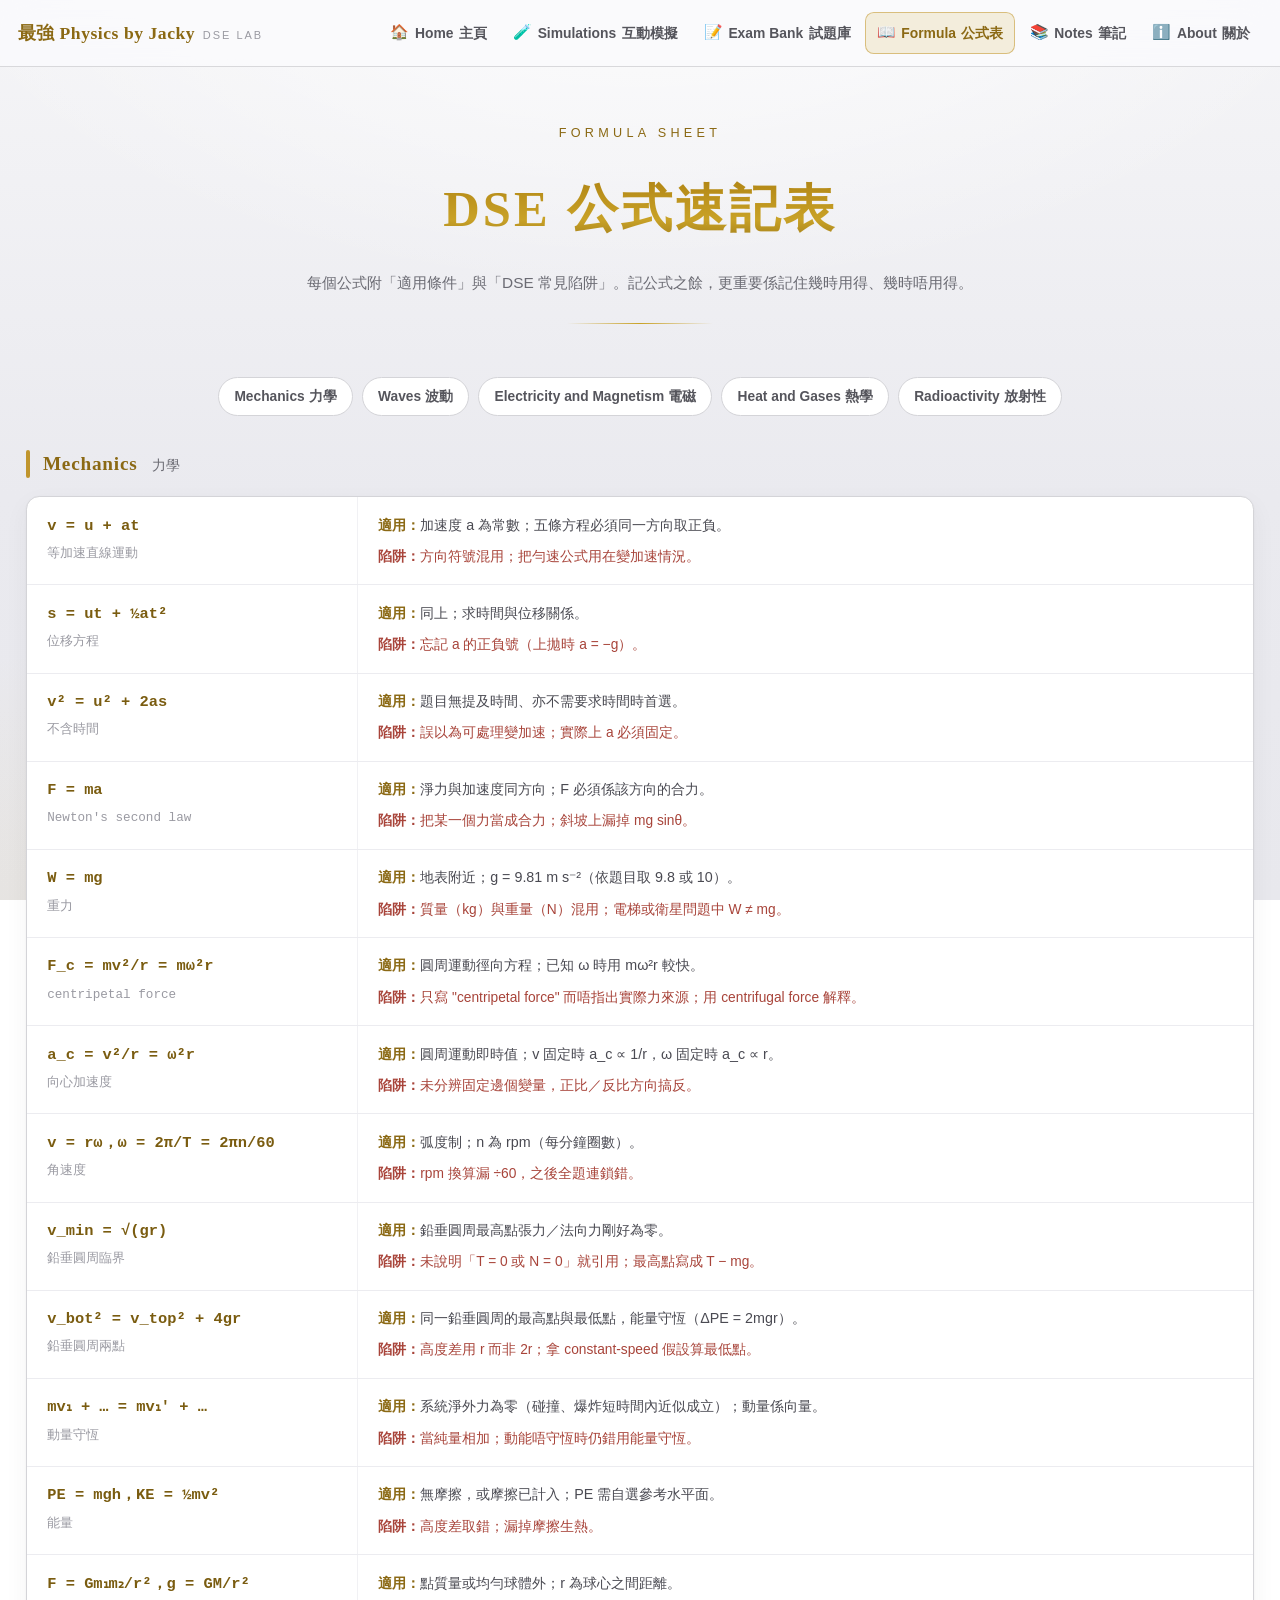
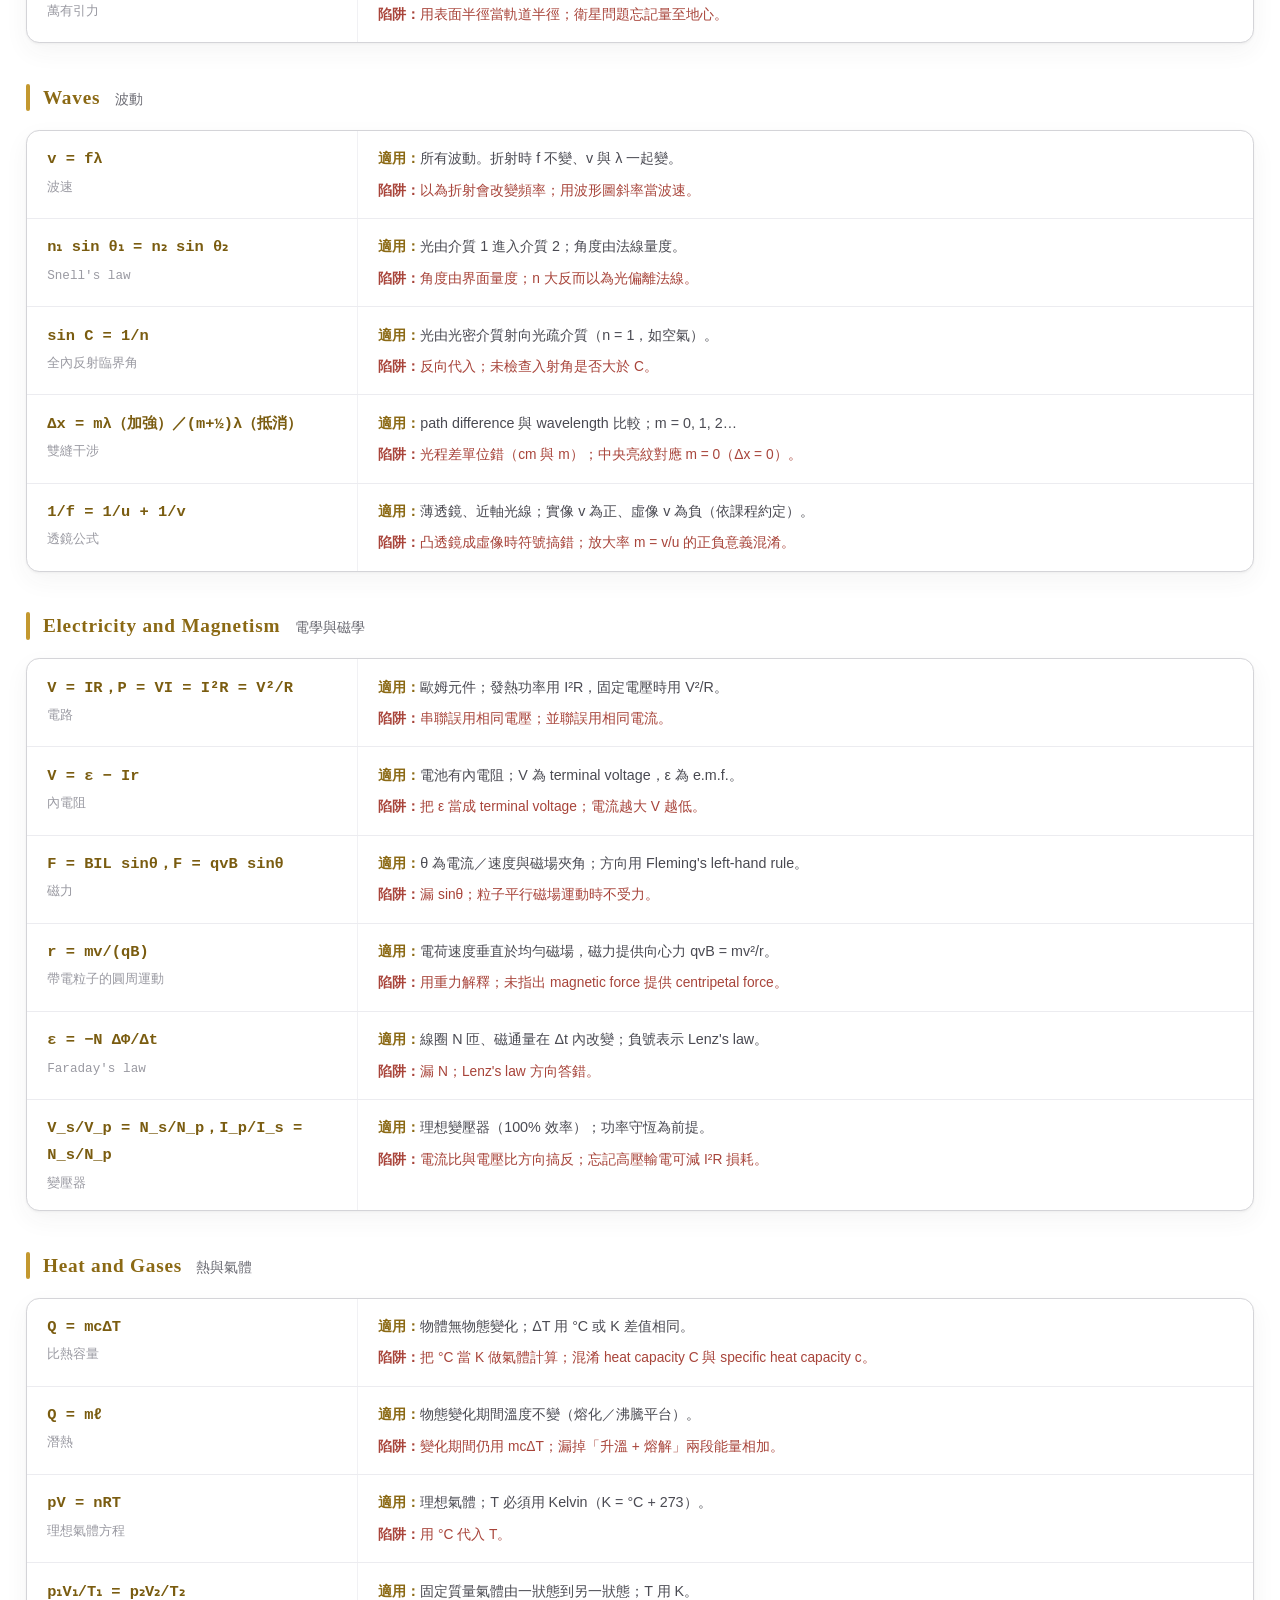
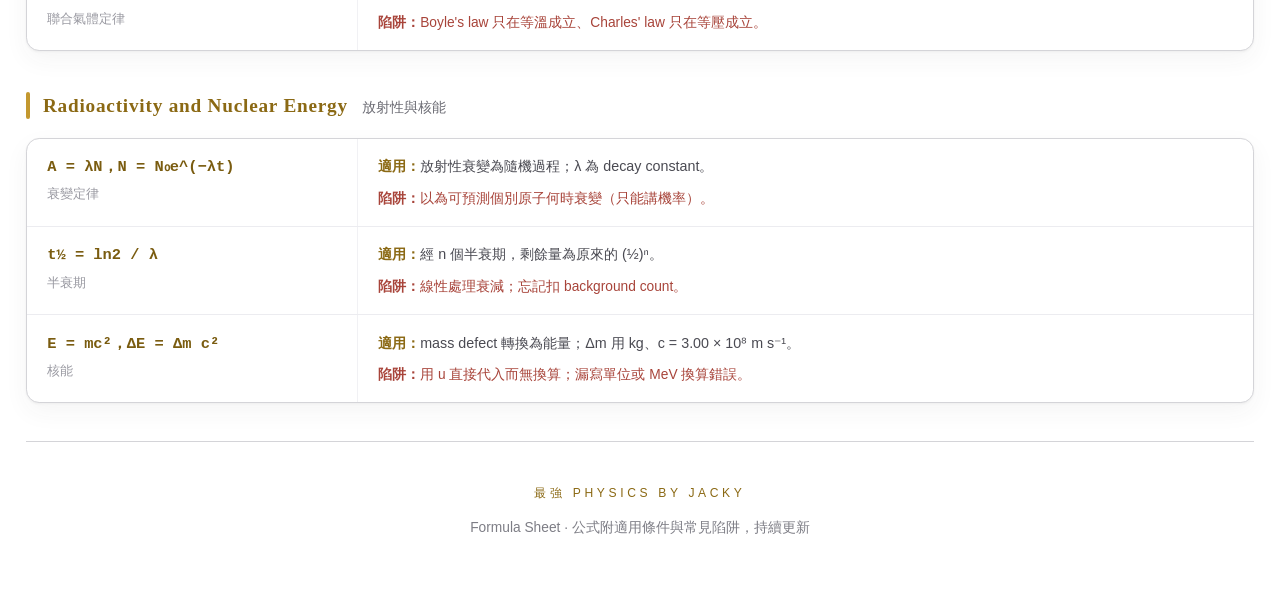
<file: formula-sheet.html>
<!DOCTYPE html>
<html lang="zh-Hant">
<head>
<meta charset="utf-8">
<meta name="viewport" content="width=device-width,initial-scale=1">
<title>Formula Sheet 公式速記表 · 最強 Physics by Jacky</title>
<link href="access-style.css" rel="stylesheet">
<style>
  body{zoom:1.1}
  body{margin:0;color:var(--ink);font-size:15px;line-height:1.75;
    font-family:-apple-system,"PingFang TC","Microsoft JhengHei","Noto Sans TC","Helvetica Neue",sans-serif;
    background:
      radial-gradient(1100px 620px at 50% -140px,rgba(255,255,255,.96),rgba(255,255,255,0) 70%),
      radial-gradient(760px 460px at 12% 108%,rgba(201,162,39,.09),rgba(201,162,39,0) 72%),
      linear-gradient(180deg,#f5f5f7 0%,#eaeaef 55%,#e8e8ed 100%);
    background-attachment:fixed;-webkit-font-smoothing:antialiased;overflow-x:hidden}
  .wrap{max-width:1270px;margin:0 auto;padding:0 24px}
  .page-head{padding:50px 0 24px;text-align:center}
  h1.title{margin:0;font-family:"Songti TC","Noto Serif TC",Georgia,serif;font-weight:600;
    font-size:clamp(30px,5vw,46px);letter-spacing:.06em;
    background:linear-gradient(180deg,#a97c0f 0%,#c9a227 62%,#8b6914 100%);
    -webkit-background-clip:text;background-clip:text;-webkit-text-fill-color:transparent}
  .lede{margin:15px auto 0;max-width:700px;font-size:14px;color:var(--ink-soft)}
  .divider{width:132px;height:1px;margin:24px auto 0;border:0;
    background:linear-gradient(90deg,transparent,var(--gold-bright),transparent)}
  .toc{display:flex;gap:8px;flex-wrap:wrap;justify-content:center;margin:24px 0 28px}
  .toc a{text-decoration:none;font-size:12.5px;font-weight:600;color:#55555c;background:#fff;
    border:1px solid var(--line);border-radius:20px;padding:6px 14px;transition:.18s}
  .toc a:hover{border-color:var(--gold-bright);color:var(--gold-deep)}
  .topic{margin-bottom:34px}
  .topic-head{display:flex;align-items:baseline;gap:13px;padding-left:15px;position:relative;margin-bottom:14px}
  .topic-head::before{content:"";position:absolute;left:0;top:3px;bottom:3px;width:3px;border-radius:2px;
    background:var(--gold);opacity:.85}
  .topic-head h2{margin:0;font-size:17.5px;font-weight:650;color:var(--gold-deep);
    font-family:"Songti TC","Noto Serif TC",Georgia,serif;letter-spacing:.04em}
  .topic-head span{font-size:12.5px;color:var(--ink-soft)}
  .fcard{background:#fff;border:1px solid var(--line);border-radius:12px;overflow:hidden;
    box-shadow:0 1px 2px rgba(60,60,67,.05),0 8px 22px rgba(60,60,67,.05)}
  .frow{display:grid;grid-template-columns:1fr;border-bottom:1px solid #ececf0}
  .frow:last-child{border-bottom:0}
  @media(min-width:860px){.frow{grid-template-columns:300px 1fr}}
  .fcol{padding:14px 18px}
  .fcol+.fcol{border-top:1px solid #f1f1f4}
  @media(min-width:860px){.fcol+.fcol{border-top:0;border-left:1px solid #f1f1f4}}
  .fname{font-family:ui-monospace,Menlo,monospace;font-size:14px;font-weight:600;color:#7a5c10}
  .fname em{display:block;font-style:normal;font-family:inherit;font-size:11.5px;color:#9a9aa2;
    font-weight:400;margin-top:3px}
  .fcond{font-size:13px;line-height:1.8;color:#4a4a52}
  .fcond b{color:#8b6914}
  .ftrap{font-size:12.5px;line-height:1.75;color:#a8443a;margin-top:6px}
  .ftrap::before{content:"陷阱：";font-weight:700}
  footer{margin-top:22px;padding:32px 0 46px;text-align:center;border-top:1px solid var(--line)}
  footer .mark{display:inline-block;margin-bottom:11px;font-size:11px;letter-spacing:.3em;
    text-transform:uppercase;color:var(--gold-deep)}
  footer p{margin:0;font-size:12.5px;color:#7d7d85}
</style>
</head>
<body data-nav="formula">

<nav class="topnav">
  <div class="bar">
    <a class="brand" href="index.html"><b>最強 Physics by Jacky</b><i>DSE Lab</i></a>
    <div class="navlinks" id="navLinks">
      <a href="index.html"          data-nav="home"><em>🏠</em><span class="en">Home</span><span class="zh">主頁</span></a>
      <a href="simulations.html"    data-nav="sim"><em>🧪</em><span class="en">Simulations</span><span class="zh">互動模擬</span></a>
      <a href="exam-bank.html"      data-nav="exam"><em>📝</em><span class="en">Exam Bank</span><span class="zh">試題庫</span></a>
      <a href="formula-sheet.html"  data-nav="formula"><em>📖</em><span class="en">Formula</span><span class="zh">公式表</span></a>
      <a href="revision-notes.html" data-nav="notes"><em>📚</em><span class="en">Notes</span><span class="zh">筆記</span></a>
      <a href="about.html"          data-nav="about"><em>ℹ️</em><span class="en">About</span><span class="zh">關於</span></a>
    </div>
  </div>
</nav>

<div class="wrap">
  <header class="page-head">
    <div class="eyebrow">Formula Sheet</div>
    <h1 class="title">DSE 公式速記表</h1>
    <p class="lede">每個公式附「適用條件」與「DSE 常見陷阱」。記公式之餘，更重要係記住幾時用得、幾時唔用得。</p>
    <hr class="divider">
  </header>

  <nav class="toc">
    <a href="#mechanics">Mechanics 力學</a>
    <a href="#waves">Waves 波動</a>
    <a href="#em">Electricity and Magnetism 電磁</a>
    <a href="#thermal">Heat and Gases 熱學</a>
    <a href="#nuclear">Radioactivity 放射性</a>
  </nav>

  <main>
    <section class="topic" id="mechanics">
      <div class="topic-head"><h2>Mechanics</h2><span>力學</span></div>
      <div class="fcard">
        <div class="frow"><div class="fcol"><div class="fname">v = u + at<em>等加速直線運動</em></div></div>
          <div class="fcol"><div class="fcond"><b>適用：</b>加速度 a 為常數；五條方程必須同一方向取正負。</div>
            <div class="ftrap">方向符號混用；把勻速公式用在變加速情況。</div></div></div>
        <div class="frow"><div class="fcol"><div class="fname">s = ut + ½at²<em>位移方程</em></div></div>
          <div class="fcol"><div class="fcond"><b>適用：</b>同上；求時間與位移關係。</div>
            <div class="ftrap">忘記 a 的正負號（上拋時 a = −g）。</div></div></div>
        <div class="frow"><div class="fcol"><div class="fname">v² = u² + 2as<em>不含時間</em></div></div>
          <div class="fcol"><div class="fcond"><b>適用：</b>題目無提及時間、亦不需要求時間時首選。</div>
            <div class="ftrap">誤以為可處理變加速；實際上 a 必須固定。</div></div></div>
        <div class="frow"><div class="fcol"><div class="fname">F = ma<em>Newton's second law</em></div></div>
          <div class="fcol"><div class="fcond"><b>適用：</b>淨力與加速度同方向；F 必須係該方向的合力。</div>
            <div class="ftrap">把某一個力當成合力；斜坡上漏掉 mg sinθ。</div></div></div>
        <div class="frow"><div class="fcol"><div class="fname">W = mg<em>重力</em></div></div>
          <div class="fcol"><div class="fcond"><b>適用：</b>地表附近；g = 9.81 m s⁻²（依題目取 9.8 或 10）。</div>
            <div class="ftrap">質量（kg）與重量（N）混用；電梯或衛星問題中 W ≠ mg。</div></div></div>
        <div class="frow"><div class="fcol"><div class="fname">F_c = mv²/r = mω²r<em>centripetal force</em></div></div>
          <div class="fcol"><div class="fcond"><b>適用：</b>圓周運動徑向方程；已知 ω 時用 mω²r 較快。</div>
            <div class="ftrap">只寫 "centripetal force" 而唔指出實際力來源；用 centrifugal force 解釋。</div></div></div>
        <div class="frow"><div class="fcol"><div class="fname">a_c = v²/r = ω²r<em>向心加速度</em></div></div>
          <div class="fcol"><div class="fcond"><b>適用：</b>圓周運動即時值；v 固定時 a_c ∝ 1/r，ω 固定時 a_c ∝ r。</div>
            <div class="ftrap">未分辨固定邊個變量，正比／反比方向搞反。</div></div></div>
        <div class="frow"><div class="fcol"><div class="fname">v = rω，ω = 2π/T = 2πn/60<em>角速度</em></div></div>
          <div class="fcol"><div class="fcond"><b>適用：</b>弧度制；n 為 rpm（每分鐘圈數）。</div>
            <div class="ftrap">rpm 換算漏 ÷60，之後全題連鎖錯。</div></div></div>
        <div class="frow"><div class="fcol"><div class="fname">v_min = √(gr)<em>鉛垂圓周臨界</em></div></div>
          <div class="fcol"><div class="fcond"><b>適用：</b>鉛垂圓周最高點張力／法向力剛好為零。</div>
            <div class="ftrap">未說明「T = 0 或 N = 0」就引用；最高點寫成 T − mg。</div></div></div>
        <div class="frow"><div class="fcol"><div class="fname">v_bot² = v_top² + 4gr<em>鉛垂圓周兩點</em></div></div>
          <div class="fcol"><div class="fcond"><b>適用：</b>同一鉛垂圓周的最高點與最低點，能量守恆（ΔPE = 2mgr）。</div>
            <div class="ftrap">高度差用 r 而非 2r；拿 constant-speed 假設算最低點。</div></div></div>
        <div class="frow"><div class="fcol"><div class="fname">mv₁ + … = mv₁′ + …<em>動量守恆</em></div></div>
          <div class="fcol"><div class="fcond"><b>適用：</b>系統淨外力為零（碰撞、爆炸短時間內近似成立）；動量係向量。</div>
            <div class="ftrap">當純量相加；動能唔守恆時仍錯用能量守恆。</div></div></div>
        <div class="frow"><div class="fcol"><div class="fname">PE = mgh，KE = ½mv²<em>能量</em></div></div>
          <div class="fcol"><div class="fcond"><b>適用：</b>無摩擦，或摩擦已計入；PE 需自選參考水平面。</div>
            <div class="ftrap">高度差取錯；漏掉摩擦生熱。</div></div></div>
        <div class="frow"><div class="fcol"><div class="fname">F = Gm₁m₂/r²，g = GM/r²<em>萬有引力</em></div></div>
          <div class="fcol"><div class="fcond"><b>適用：</b>點質量或均勻球體外；r 為球心之間距離。</div>
            <div class="ftrap">用表面半徑當軌道半徑；衛星問題忘記量至地心。</div></div></div>
      </div>
    </section>

    <section class="topic" id="waves">
      <div class="topic-head"><h2>Waves</h2><span>波動</span></div>
      <div class="fcard">
        <div class="frow"><div class="fcol"><div class="fname">v = fλ<em>波速</em></div></div>
          <div class="fcol"><div class="fcond"><b>適用：</b>所有波動。折射時 f 不變、v 與 λ 一起變。</div>
            <div class="ftrap">以為折射會改變頻率；用波形圖斜率當波速。</div></div></div>
        <div class="frow"><div class="fcol"><div class="fname">n₁ sin θ₁ = n₂ sin θ₂<em>Snell's law</em></div></div>
          <div class="fcol"><div class="fcond"><b>適用：</b>光由介質 1 進入介質 2；角度由法線量度。</div>
            <div class="ftrap">角度由界面量度；n 大反而以為光偏離法線。</div></div></div>
        <div class="frow"><div class="fcol"><div class="fname">sin C = 1/n<em>全內反射臨界角</em></div></div>
          <div class="fcol"><div class="fcond"><b>適用：</b>光由光密介質射向光疏介質（n = 1，如空氣）。</div>
            <div class="ftrap">反向代入；未檢查入射角是否大於 C。</div></div></div>
        <div class="frow"><div class="fcol"><div class="fname">Δx = mλ（加強）／(m+½)λ（抵消）<em>雙縫干涉</em></div></div>
          <div class="fcol"><div class="fcond"><b>適用：</b>path difference 與 wavelength 比較；m = 0, 1, 2…</div>
            <div class="ftrap">光程差單位錯（cm 與 m）；中央亮紋對應 m = 0（Δx = 0）。</div></div></div>
        <div class="frow"><div class="fcol"><div class="fname">1/f = 1/u + 1/v<em>透鏡公式</em></div></div>
          <div class="fcol"><div class="fcond"><b>適用：</b>薄透鏡、近軸光線；實像 v 為正、虛像 v 為負（依課程約定）。</div>
            <div class="ftrap">凸透鏡成虛像時符號搞錯；放大率 m = v/u 的正負意義混淆。</div></div></div>
      </div>
    </section>

    <section class="topic" id="em">
      <div class="topic-head"><h2>Electricity and Magnetism</h2><span>電學與磁學</span></div>
      <div class="fcard">
        <div class="frow"><div class="fcol"><div class="fname">V = IR，P = VI = I²R = V²/R<em>電路</em></div></div>
          <div class="fcol"><div class="fcond"><b>適用：</b>歐姆元件；發熱功率用 I²R，固定電壓時用 V²/R。</div>
            <div class="ftrap">串聯誤用相同電壓；並聯誤用相同電流。</div></div></div>
        <div class="frow"><div class="fcol"><div class="fname">V = ε − Ir<em>內電阻</em></div></div>
          <div class="fcol"><div class="fcond"><b>適用：</b>電池有內電阻；V 為 terminal voltage，ε 為 e.m.f.。</div>
            <div class="ftrap">把 ε 當成 terminal voltage；電流越大 V 越低。</div></div></div>
        <div class="frow"><div class="fcol"><div class="fname">F = BIL sinθ，F = qvB sinθ<em>磁力</em></div></div>
          <div class="fcol"><div class="fcond"><b>適用：</b>θ 為電流／速度與磁場夾角；方向用 Fleming's left-hand rule。</div>
            <div class="ftrap">漏 sinθ；粒子平行磁場運動時不受力。</div></div></div>
        <div class="frow"><div class="fcol"><div class="fname">r = mv/(qB)<em>帶電粒子的圓周運動</em></div></div>
          <div class="fcol"><div class="fcond"><b>適用：</b>電荷速度垂直於均勻磁場，磁力提供向心力 qvB = mv²/r。</div>
            <div class="ftrap">用重力解釋；未指出 magnetic force 提供 centripetal force。</div></div></div>
        <div class="frow"><div class="fcol"><div class="fname">ε = −N ΔΦ/Δt<em>Faraday's law</em></div></div>
          <div class="fcol"><div class="fcond"><b>適用：</b>線圈 N 匝、磁通量在 Δt 內改變；負號表示 Lenz's law。</div>
            <div class="ftrap">漏 N；Lenz's law 方向答錯。</div></div></div>
        <div class="frow"><div class="fcol"><div class="fname">V_s/V_p = N_s/N_p，I_p/I_s = N_s/N_p<em>變壓器</em></div></div>
          <div class="fcol"><div class="fcond"><b>適用：</b>理想變壓器（100% 效率）；功率守恆為前提。</div>
            <div class="ftrap">電流比與電壓比方向搞反；忘記高壓輸電可減 I²R 損耗。</div></div></div>
      </div>
    </section>

    <section class="topic" id="thermal">
      <div class="topic-head"><h2>Heat and Gases</h2><span>熱與氣體</span></div>
      <div class="fcard">
        <div class="frow"><div class="fcol"><div class="fname">Q = mcΔT<em>比熱容量</em></div></div>
          <div class="fcol"><div class="fcond"><b>適用：</b>物體無物態變化；ΔT 用 °C 或 K 差值相同。</div>
            <div class="ftrap">把 °C 當 K 做氣體計算；混淆 heat capacity C 與 specific heat capacity c。</div></div></div>
        <div class="frow"><div class="fcol"><div class="fname">Q = mℓ<em>潛熱</em></div></div>
          <div class="fcol"><div class="fcond"><b>適用：</b>物態變化期間溫度不變（熔化／沸騰平台）。</div>
            <div class="ftrap">變化期間仍用 mcΔT；漏掉「升溫 + 熔解」兩段能量相加。</div></div></div>
        <div class="frow"><div class="fcol"><div class="fname">pV = nRT<em>理想氣體方程</em></div></div>
          <div class="fcol"><div class="fcond"><b>適用：</b>理想氣體；T 必須用 Kelvin（K = °C + 273）。</div>
            <div class="ftrap">用 °C 代入 T。</div></div></div>
        <div class="frow"><div class="fcol"><div class="fname">p₁V₁/T₁ = p₂V₂/T₂<em>聯合氣體定律</em></div></div>
          <div class="fcol"><div class="fcond"><b>適用：</b>固定質量氣體由一狀態到另一狀態；T 用 K。</div>
            <div class="ftrap">Boyle's law 只在等溫成立、Charles' law 只在等壓成立。</div></div></div>
      </div>
    </section>

    <section class="topic" id="nuclear">
      <div class="topic-head"><h2>Radioactivity and Nuclear Energy</h2><span>放射性與核能</span></div>
      <div class="fcard">
        <div class="frow"><div class="fcol"><div class="fname">A = λN，N = N₀e^(−λt)<em>衰變定律</em></div></div>
          <div class="fcol"><div class="fcond"><b>適用：</b>放射性衰變為隨機過程；λ 為 decay constant。</div>
            <div class="ftrap">以為可預測個別原子何時衰變（只能講機率）。</div></div></div>
        <div class="frow"><div class="fcol"><div class="fname">t½ = ln2 / λ<em>半衰期</em></div></div>
          <div class="fcol"><div class="fcond"><b>適用：</b>經 n 個半衰期，剩餘量為原來的 (½)ⁿ。</div>
            <div class="ftrap">線性處理衰減；忘記扣 background count。</div></div></div>
        <div class="frow"><div class="fcol"><div class="fname">E = mc²，ΔE = Δm c²<em>核能</em></div></div>
          <div class="fcol"><div class="fcond"><b>適用：</b>mass defect 轉換為能量；Δm 用 kg、c = 3.00 × 10⁸ m s⁻¹。</div>
            <div class="ftrap">用 u 直接代入而無換算；漏寫單位或 MeV 換算錯誤。</div></div></div>
      </div>
    </section>
  </main>

  <footer>
    <span class="mark">最強 Physics by Jacky</span>
    <p>Formula Sheet · 公式附適用條件與常見陷阱，持續更新</p>
  </footer>
</div>

<script>
  (function () {
    var key = document.body.dataset.nav || '';
    document.querySelectorAll('#navLinks a').forEach(function (a) {
      if (a.dataset.nav === key) a.classList.add('on');
    });
    var on = document.querySelector('#navLinks a.on');
    if (on && on.scrollIntoView) on.scrollIntoView({ block: 'nearest', inline: 'center' });
  })();
</script>
</body>
</html>
</file>
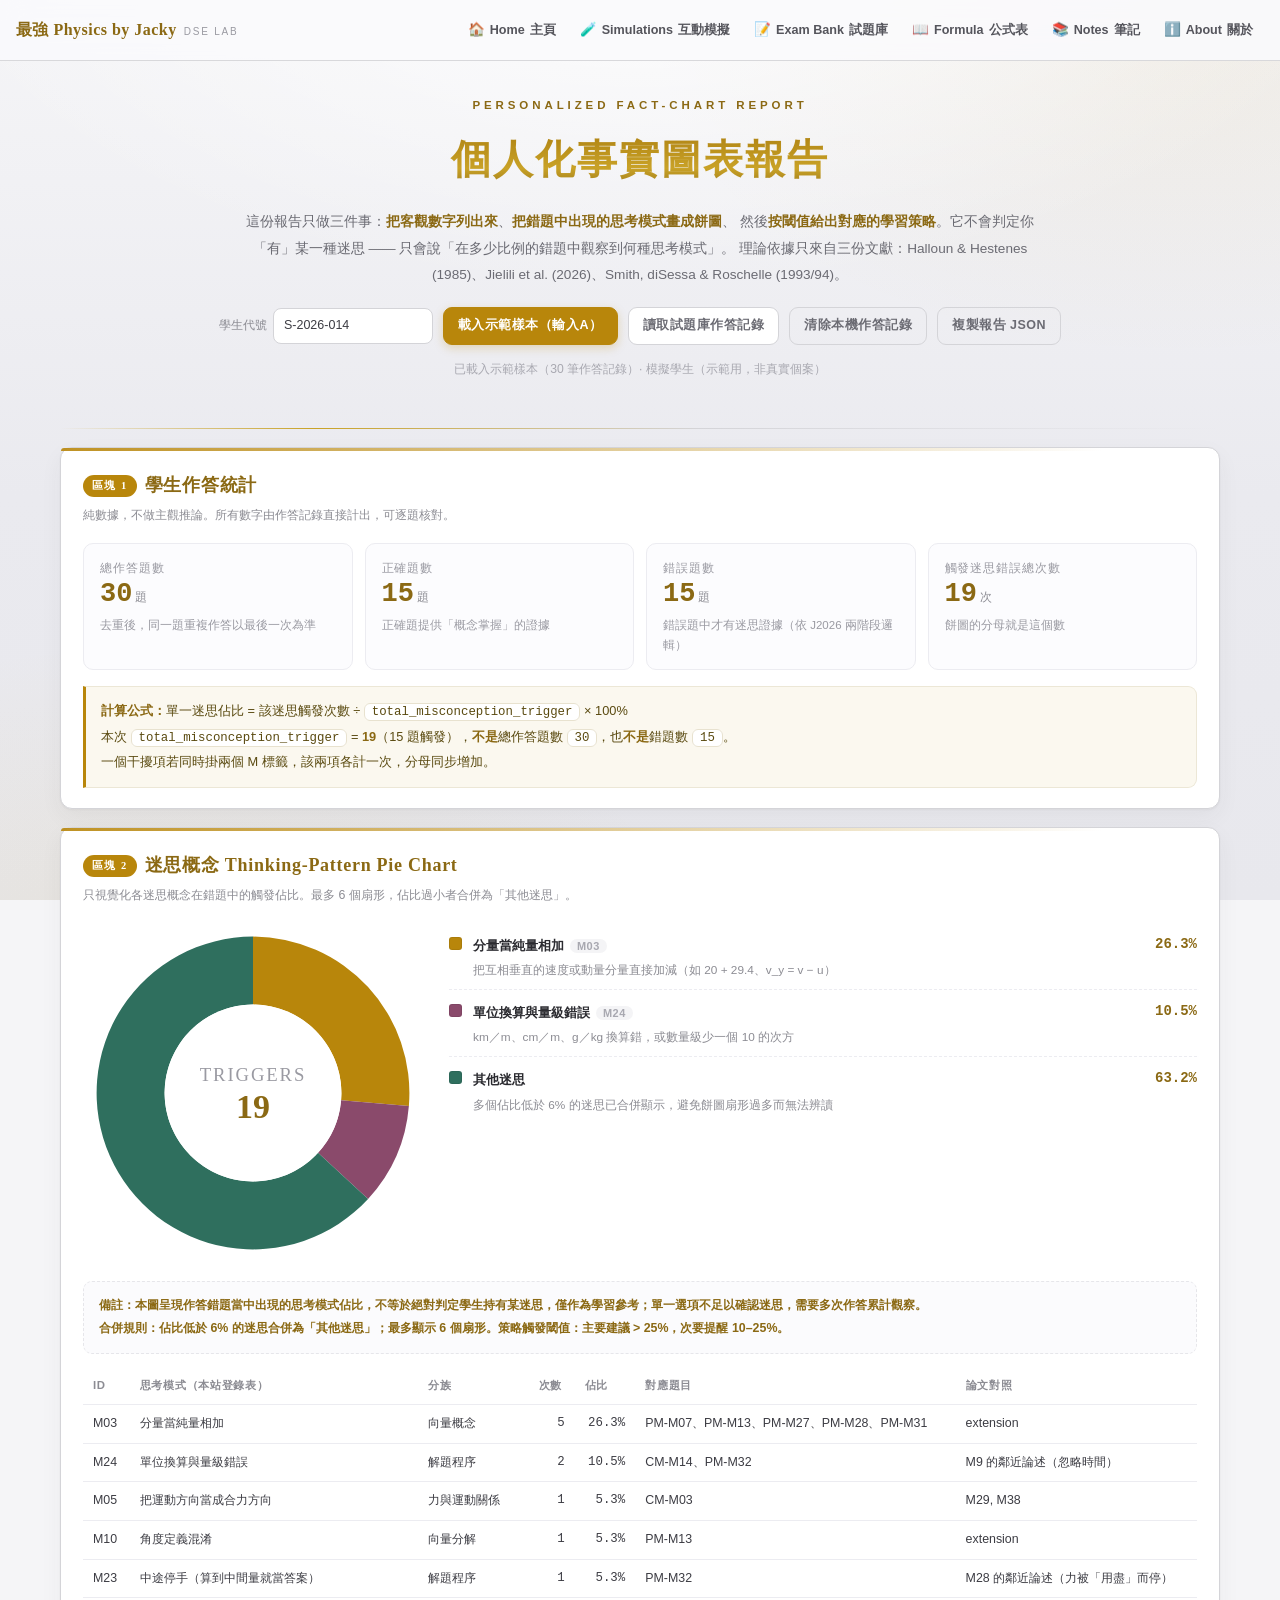
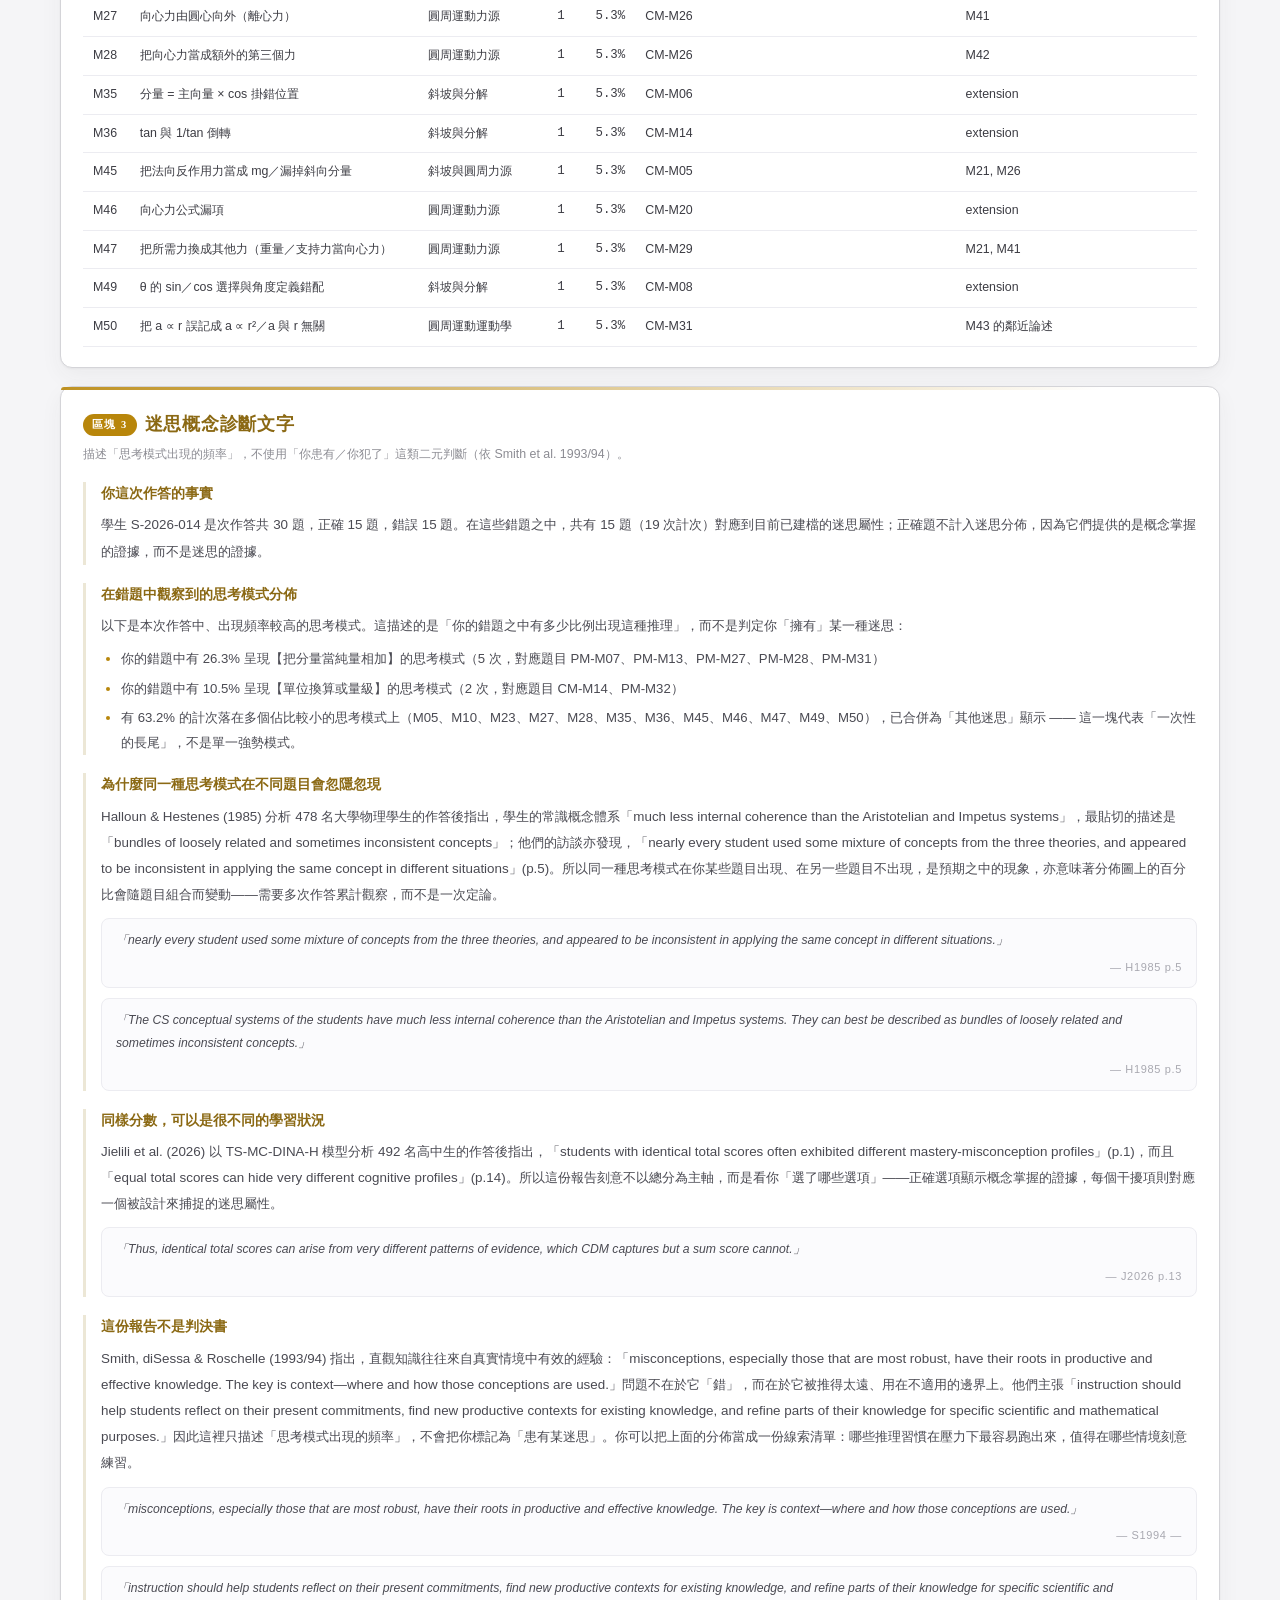
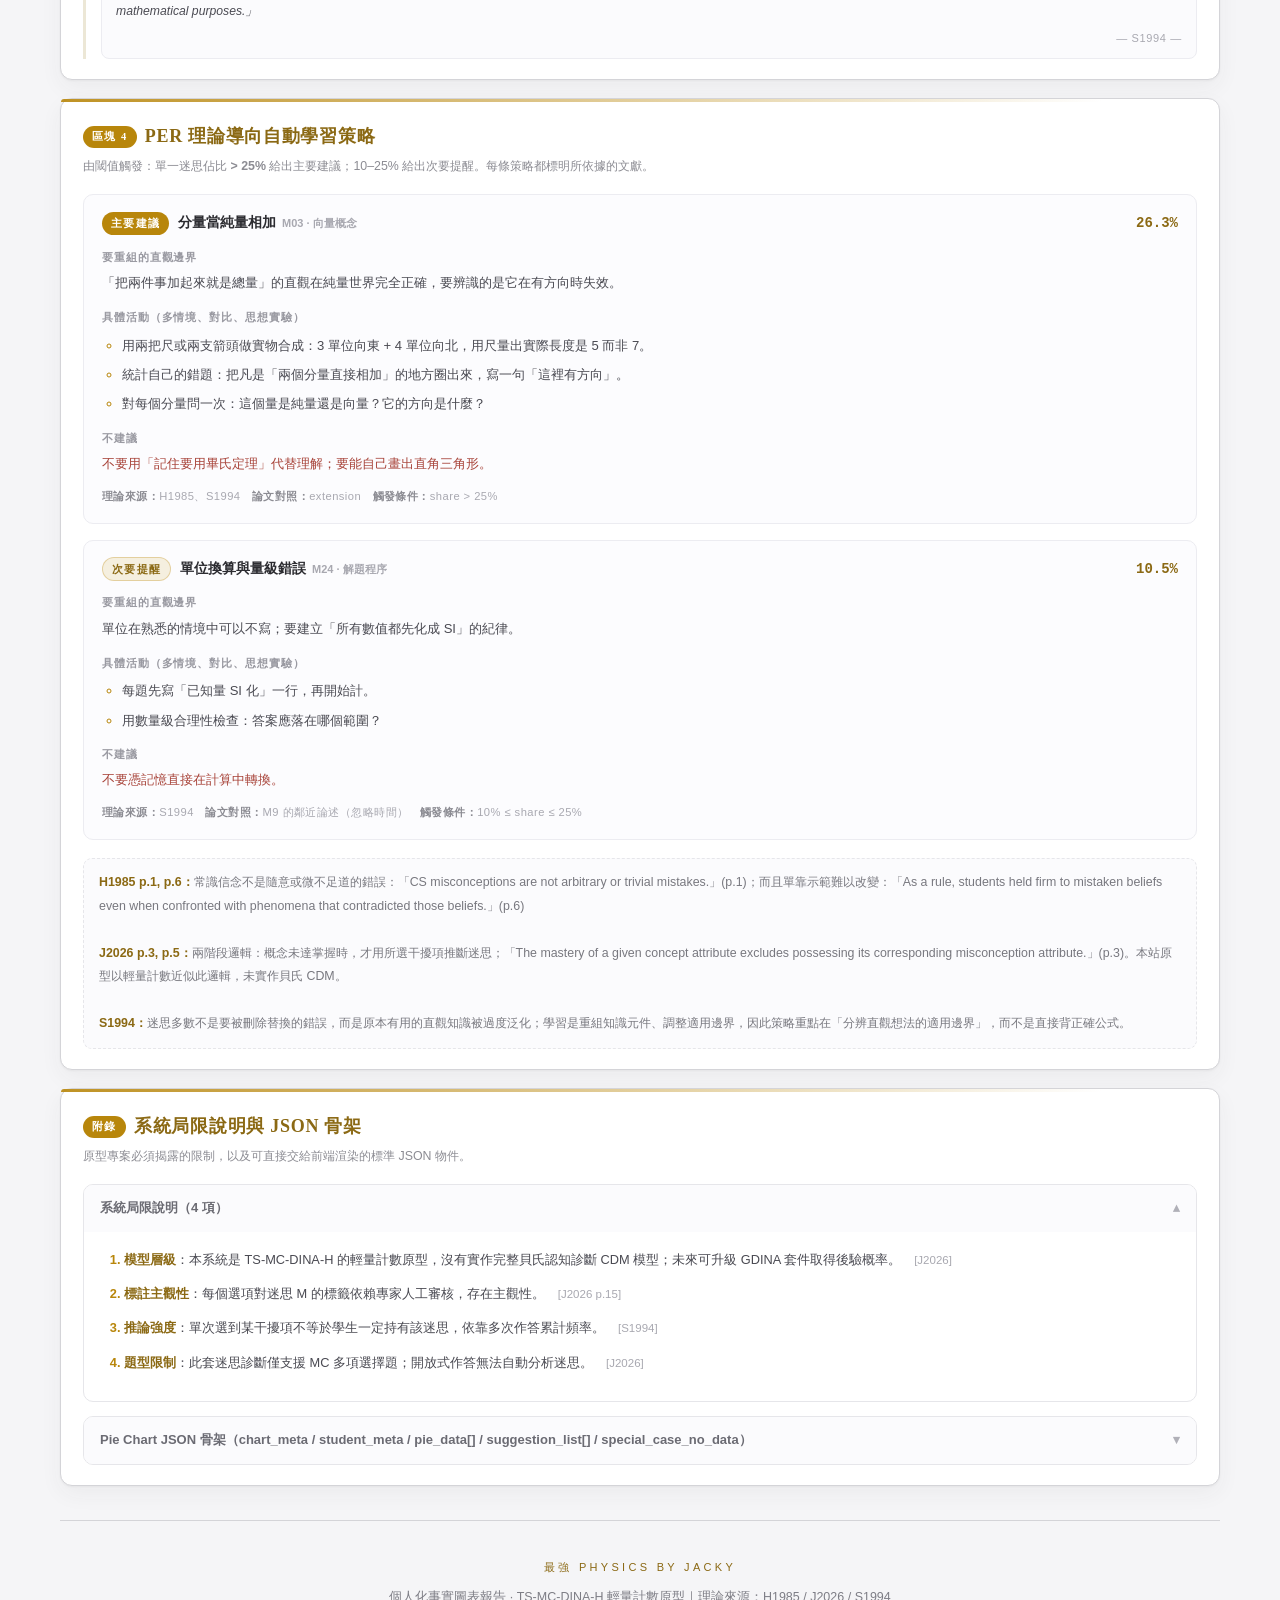
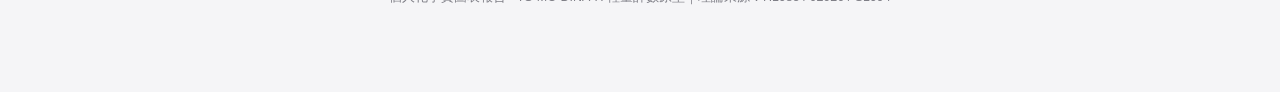
<file: misconception-report.html>
<!DOCTYPE html>
<html lang="zh-Hant">
<head>
<meta charset="utf-8">
<meta name="viewport" content="width=device-width,initial-scale=1">
<title>個人化事實圖表報告 · 最強 Physics by Jacky</title>
<link href="access-style.css" rel="stylesheet">
<style>
/* ══════════════════════════════════════════════════════════════════════
   個人化事實圖表報告 — 頁面專屬樣式（.pr-* 前綴，唔覆蓋全站 class）
   設計語言：淺白金學術風（見 UI-STYLE-GUIDE.md）
   ══════════════════════════════════════════════════════════════════════ */
html{background:#f5f5f7}
body{margin:0;color:var(--ink);font-size:15px;line-height:1.75;
  font-family:-apple-system,"PingFang TC","Microsoft JhengHei","Noto Sans TC","Helvetica Neue",sans-serif;
  background:
    radial-gradient(1100px 620px at 50% -140px, rgba(255,255,255,.96), rgba(255,255,255,0) 70%),
    radial-gradient(760px 460px at 12% 108%, rgba(201,162,39,.09), rgba(201,162,39,0) 72%),
    radial-gradient(760px 460px at 92% 4%, rgba(184,134,11,.07), rgba(184,134,11,0) 70%),
    linear-gradient(180deg,#f5f5f7 0%,#eaeaef 55%,#e8e8ed 100%);
  background-attachment:fixed}
.pr-wrap{max-width:1200px;margin:0 auto;padding:0 20px 40px}

/* ── 頁首 ── */
.pr-head{padding:34px 0 20px;text-align:center}
.pr-head .eyebrow{font-size:11.5px;font-weight:700;letter-spacing:.34em;
  text-transform:uppercase;color:var(--gold-deep);margin-bottom:10px}
.pr-head h1{margin:0;font-family:"Songti TC","Noto Serif TC",Georgia,serif;
  font-weight:600;font-size:clamp(26px,4vw,40px);letter-spacing:.05em;
  background:linear-gradient(180deg,#a97c0f 0%,#c9a227 62%,#8b6914 100%);
  -webkit-background-clip:text;background-clip:text;-webkit-text-fill-color:transparent}
.pr-head .lede{max-width:820px;margin:14px auto 0;font-size:13.6px;line-height:1.95;color:var(--ink-soft)}
.pr-head .lede b{color:var(--gold-deep)}
.pr-divider{height:1px;margin:22px 0 0;
  background:linear-gradient(90deg,transparent,var(--gold-bright) 22%,var(--line) 55%,transparent)}

/* ── 工具列 ── */
.pr-tools{display:flex;flex-wrap:wrap;gap:10px;align-items:center;justify-content:center;
  margin:18px 0 6px}
.pr-tools label{font-size:12px;color:#8c8c93;display:flex;align-items:center;gap:6px}
.pr-tools input{font:inherit;font-size:12.5px;padding:6px 10px;border:1px solid var(--line);
  border-radius:8px;background:#fff;width:160px;color:var(--ink)}
.pr-tools input:focus{outline:none;border-color:var(--gold-bright)}
.pr-btn{font:inherit;font-size:12.5px;font-weight:650;letter-spacing:.04em;cursor:pointer;
  padding:7px 14px;border-radius:9px;border:1px solid var(--line);background:#fff;color:var(--ink-soft);
  transition:.16s ease}
.pr-btn:hover{border-color:var(--gold-bright);color:var(--gold-deep);background:#fdfaf1}
.pr-btn.on{background:var(--gold);border-color:var(--gold);color:#fff;
  box-shadow:0 3px 10px rgba(184,134,11,.26)}
.pr-btn.ghost{background:transparent}
.pr-status{width:100%;text-align:center;font-size:12.2px;color:#a8a8b0;margin-top:4px}
.pr-status.warn{color:#a8443a}

/* ── 卡片 ── */
.pr-card{position:relative;background:#fff;border:1px solid var(--line);border-radius:12px;
  padding:22px 22px 20px;margin:18px 0 0;
  box-shadow:0 1px 2px rgba(60,60,67,.05), 0 8px 22px rgba(60,60,67,.05)}
.pr-card::before{content:"";position:absolute;left:0;top:0;height:3px;width:100%;
  border-radius:12px 12px 0 0;opacity:.9;
  background:linear-gradient(90deg,var(--gold),transparent 90%)}
.pr-card > h2{margin:0 0 4px;font-family:"Songti TC","Noto Serif TC",Georgia,serif;
  font-weight:650;font-size:18px;letter-spacing:.04em;color:var(--gold-deep)}
.pr-card > .pr-sub{margin:0 0 16px;font-size:12.4px;color:#8c8c93}
.pr-sec-tag{display:inline-block;font-size:10.5px;font-weight:800;letter-spacing:.14em;
  color:#fff;background:var(--gold);border-radius:20px;padding:2px 9px;margin-right:8px;vertical-align:2px}

/* ── 區塊1 統計 ── */
.pr-facts{margin-top:2px}
.pr-grid{display:grid;grid-template-columns:repeat(4,minmax(0,1fr));gap:12px}
@media(max-width:820px){.pr-grid{grid-template-columns:repeat(2,minmax(0,1fr))}}
.pr-fact{background:#fcfcfe;border:1px solid #ececf1;border-radius:10px;padding:14px 16px}
.pr-fact .k{font-size:11.5px;letter-spacing:.08em;color:#9a9aa2;text-transform:uppercase}
.pr-fact .v{font-family:ui-monospace,Menlo,monospace;font-size:27px;font-weight:600;
  color:var(--gold-deep);line-height:1.25;font-variant-numeric:tabular-nums}
.pr-fact .u{font-size:12px;color:#8c8c93;margin-left:3px;font-family:inherit;font-weight:400}
.pr-fact small{display:block;font-size:11.5px;color:#9a9aa2;margin-top:3px}
.pr-formula{margin:16px 0 0;padding:12px 15px;background:#fbf8ef;border:1px solid #ece7d6;
  border-left:3px solid var(--gold);border-radius:0 9px 9px 0;font-size:12.8px;line-height:1.9;color:#5a4a10}
.pr-formula .f{font-family:ui-monospace,Menlo,monospace;background:#fff;
  border:1px solid #e8e2cf;border-radius:6px;padding:1px 7px;font-size:12.4px}
.pr-formula b{color:var(--gold-deep)}

/* ── 區塊2 餅圖 ── */
.pr-chart{display:grid;grid-template-columns:minmax(260px,340px) minmax(0,1fr);gap:26px;align-items:start}
@media(max-width:780px){.pr-chart{grid-template-columns:1fr}}
.pr-pie{position:relative;aspect-ratio:1;max-width:340px}
.pr-pie svg{display:block;width:100%;height:auto}
.pr-pie .pr-arc{transition:opacity .16s ease, transform .16s ease;transform-origin:100px 100px;cursor:default}
.pr-pie .pr-arc:hover{opacity:.86;transform:scale(1.035)}
.pr-pie .pr-hole{fill:#fff}
.pr-pie .pr-center{font-family:"Songti TC","Noto Serif TC",Georgia,serif}
.pr-pie .pr-center .p1{font-size:11px;fill:#9a9aa2;letter-spacing:.1em}
.pr-pie .pr-center .p2{font-size:20px;fill:#8b6914;font-weight:600}
.pr-legend{margin:0;padding:0;list-style:none}
.pr-legend li{display:flex;gap:11px;align-items:flex-start;padding:9px 0;border-bottom:1px dashed #ececf1}
.pr-legend li:last-child{border-bottom:0}
.pr-sw{flex:0 0 13px;width:13px;height:13px;border-radius:3px;margin-top:5px;border:1px solid rgba(0,0,0,.08)}
.pr-legend .nm{font-size:13.2px;font-weight:650;color:#2b2b30}
.pr-legend .nm em{font-style:normal;font-size:11px;font-weight:700;color:#a8a8b0;
  background:#f4f4f6;border-radius:20px;padding:1px 7px;margin-left:6px;letter-spacing:.04em}
.pr-legend .sh{margin-left:auto;font-family:ui-monospace,Menlo,monospace;font-size:14px;
  font-weight:650;color:var(--gold-deep);font-variant-numeric:tabular-nums;white-space:nowrap}
.pr-legend .dsc{display:block;font-size:11.8px;color:#8c8c93;margin-top:2px;line-height:1.7}
.pr-note{margin:18px 0 0;padding:12px 15px;background:#fbfbfd;border:1px dashed #e6e6ea;
  border-radius:9px;font-size:12.4px;line-height:1.9;color:#78787f}
.pr-note b{color:var(--gold-deep)}
.pr-void{margin:8px 0 0;padding:26px 20px;text-align:center;background:#fcfcfe;
  border:1px dashed #e2e2e8;border-radius:10px;color:#8c8c93;font-size:13.2px;line-height:1.9}
.pr-void b{display:block;color:var(--gold-deep);font-size:15px;margin-bottom:6px;
  font-family:"Songti TC","Noto Serif TC",Georgia,serif}
.pr-tablewrap{overflow-x:auto;margin-top:14px}
.pr-table{width:100%;border-collapse:collapse;font-size:12.4px}
.pr-table th,.pr-table td{padding:8px 10px;border-bottom:1px solid #ececf1;text-align:left;vertical-align:top}
.pr-table th{font-size:11.4px;letter-spacing:.06em;color:#8c8c93;font-weight:700;text-transform:uppercase}
.pr-table td.num{font-family:ui-monospace,Menlo,monospace;text-align:right;font-variant-numeric:tabular-nums}
.pr-table tr.other td{color:#8c8c93}

/* ── 區塊3 診斷文字 ── */
.pr-narr{margin:0;padding:0;list-style:none}
.pr-narr li{margin:0 0 18px;padding:0 0 0 15px;border-left:3px solid #ece7d6}
.pr-narr li:last-child{margin-bottom:0}
.pr-narr h3{margin:0 0 6px;font-size:14px;font-weight:700;color:var(--gold-deep);
  font-family:"Songti TC","Noto Serif TC",Georgia,serif}
.pr-narr p{margin:0;font-size:13.4px;line-height:1.95;color:#4a4a52}
.pr-narr ul{margin:8px 0 0;padding-left:20px}
.pr-narr ul li{margin:5px 0;border:0;padding:0;font-size:13.2px;line-height:1.85;color:#4a4a52;
  list-style:disc}
.pr-narr ul li::marker{color:var(--gold)}
.pr-quote{margin:10px 0 0;padding:10px 14px;background:#fbfbfd;border:1px solid #ececf1;
  border-radius:8px;font-size:12.2px;line-height:1.85;color:#6b6b73}
.pr-quote .src{display:block;margin-top:5px;font-size:11px;letter-spacing:.06em;color:#a8a8b0;text-align:right}
.pr-quote em{font-style:italic;color:#4a4a52}

/* ── 區塊4 策略 ── */
.pr-sug{margin:0;padding:0;list-style:none}
.pr-sug > li{margin:0 0 16px;padding:16px 18px;border:1px solid #ececf1;border-radius:10px;background:#fcfcfe}
.pr-sug > li:last-child{margin-bottom:0}
.pr-sug .hd{display:flex;flex-wrap:wrap;gap:9px;align-items:center;margin-bottom:8px}
.pr-lv{font-size:10.5px;font-weight:800;letter-spacing:.12em;border-radius:20px;padding:2px 9px}
.pr-lv.primary{color:#fff;background:var(--gold)}
.pr-lv.secondary{color:var(--gold-deep);background:rgba(201,162,39,.14);border:1px solid rgba(184,134,11,.3)}
.pr-sug .ttl{font-size:13.8px;font-weight:700;color:#2b2b30}
.pr-sug .ttl em{font-style:normal;font-size:11px;color:#a8a8b0;margin-left:6px}
.pr-sug .sh{margin-left:auto;font-family:ui-monospace,Menlo,monospace;font-size:14px;font-weight:650;
  color:var(--gold-deep);font-variant-numeric:tabular-nums}
.pr-sug dl{margin:0;font-size:13.1px;line-height:1.9;color:#4a4a52}
.pr-sug dt{font-size:11.4px;letter-spacing:.08em;color:#9a9aa2;font-weight:700;
  text-transform:uppercase;margin-top:11px}
.pr-sug dd{margin:3px 0 0}
.pr-sug dd ul{margin:0;padding-left:20px}
.pr-sug dd ul li{margin:5px 0;line-height:1.85}
.pr-sug dd ul li::marker{color:var(--gold)}
.pr-avoid{color:#a8443a}
.pr-src{margin-top:10px;font-size:11.2px;letter-spacing:.04em;color:#a8a8b0}
.pr-src b{color:#8c8c93;font-weight:700}

/* ── 系統局限 ── */
.pr-lim{margin-top:12px;border:1px solid #e6e6ea;border-radius:10px;overflow:hidden}
.pr-lim summary{cursor:pointer;padding:12px 16px;background:#fbfbfd;font-size:13px;font-weight:650;
  color:#6b6b73;list-style:none}
.pr-lim summary::-webkit-details-marker{display:none}
.pr-lim summary::after{content:"▾";float:right;color:#b0b0b8}
.pr-lim[open] summary::after{content:"▴"}
.pr-lim .bd{padding:6px 18px 16px}
.pr-lim ol{margin:0;padding-left:22px}
.pr-lim li{margin:10px 0;font-size:12.8px;line-height:1.9;color:#4a4a52}
.pr-lim li::marker{color:var(--gold);font-weight:700}
.pr-lim li b{color:var(--gold-deep)}

/* ── JSON 檢視 ── */
.pr-json{margin-top:14px;border:1px solid #e6e6ea;border-radius:10px;overflow:hidden}
.pr-json summary{cursor:pointer;padding:12px 16px;background:#fbfbfd;font-size:13px;font-weight:650;
  color:#6b6b73;list-style:none}
.pr-json summary::-webkit-details-marker{display:none}
.pr-json summary::after{content:"▾";float:right;color:#b0b0b8}
.pr-json[open] summary::after{content:"▴"}
.pr-json pre{margin:0;padding:16px;max-height:520px;overflow:auto;background:#fcfcfe;
  border-top:1px solid #ececf1;font-family:ui-monospace,Menlo,monospace;font-size:11.6px;
  line-height:1.7;color:#3c3c43;white-space:pre}
.pr-tools-inline{display:flex;gap:8px;padding:10px 16px;background:#fbfbfd;border-top:1px solid #ececf1}

footer{padding:32px 0 46px;text-align:center;border-top:1px solid var(--line);margin-top:34px}
footer .mark{font-size:11px;letter-spacing:.3em;text-transform:uppercase;color:var(--gold-deep)}
footer p{margin:8px 0 0;font-size:12.5px;color:#7d7d85}
@media(prefers-reduced-motion:reduce){*{transition:none !important}}
</style>
</head>
<body data-nav="exam">
<nav class="topnav">
  <div class="bar">
    <a class="brand" href="index.html"><b>最強 Physics by Jacky</b><i>DSE Lab</i></a>
    <div class="navlinks" id="navLinks">
      <a href="index.html"          data-nav="home"><em>🏠</em><span class="en">Home</span><span class="zh">主頁</span></a>
      <a href="simulations.html"    data-nav="sim"><em>🧪</em><span class="en">Simulations</span><span class="zh">互動模擬</span></a>
      <a href="exam-bank.html"      data-nav="exam"><em>📝</em><span class="en">Exam Bank</span><span class="zh">試題庫</span></a>
      <a href="formula-sheet.html"  data-nav="formula"><em>📖</em><span class="en">Formula</span><span class="zh">公式表</span></a>
      <a href="revision-notes.html" data-nav="notes"><em>📚</em><span class="en">Notes</span><span class="zh">筆記</span></a>
      <a href="about.html"          data-nav="about"><em>ℹ️</em><span class="en">About</span><span class="zh">關於</span></a>
    </div>
  </div>
</nav>

<div class="pr-wrap">
  <header class="pr-head">
    <div class="eyebrow">Personalized Fact-Chart Report</div>
    <h1>個人化事實圖表報告</h1>
    <p class="lede">
      這份報告只做三件事：<b>把客觀數字列出來</b>、<b>把錯題中出現的思考模式畫成餅圖</b>、
      然後<b>按閾值給出對應的學習策略</b>。它不會判定你「有」某一種迷思 ——
      只會說「在多少比例的錯題中觀察到何種思考模式」。
      理論依據只來自三份文獻：Halloun &amp; Hestenes (1985)、Jielili et al. (2026)、Smith, diSessa &amp; Roschelle (1993/94)。
    </p>
    <div class="pr-tools">
      <label>學生代號 <input id="prSid" type="text" maxlength="24" placeholder="S-YYYYMMDD-XXXX"></label>
      <button class="pr-btn" id="prLoadSample">載入示範樣本（輸入A）</button>
      <button class="pr-btn" id="prLoadLocal">讀取試題庫作答記錄</button>
      <button class="pr-btn ghost" id="prClearLocal">清除本機作答記錄</button>
      <button class="pr-btn ghost" id="prCopyJson">複製報告 JSON</button>
      <div class="pr-status" id="prStatus"></div>
    </div>
  </header>
  <div class="pr-divider"></div>

  <!-- ══════════ 區塊1：學生作答統計 ══════════ -->
  <section class="pr-card" id="prFactsCard">
    <h2><span class="pr-sec-tag">區塊 1</span>學生作答統計</h2>
    <p class="pr-sub">純數據，不做主觀推論。所有數字由作答記錄直接計出，可逐題核對。</p>
    <div class="pr-grid" id="prFacts"></div>
    <p class="pr-formula" id="prFormula"></p>
  </section>

  <!-- ══════════ 區塊2：Pie Chart ══════════ -->
  <section class="pr-card" id="prChartCard">
    <h2><span class="pr-sec-tag">區塊 2</span>迷思概念 Thinking-Pattern Pie Chart</h2>
    <p class="pr-sub">只視覺化各迷思概念在錯題中的觸發佔比。最多 6 個扇形，佔比過小者合併為「其他迷思」。</p>
    <div id="prChartWrap"></div>
    <p class="pr-note" id="prChartNote"></p>
    <div class="pr-tablewrap" id="prTableWrap"></div>
  </section>

  <!-- ══════════ 區塊3：診斷文字 ══════════ -->
  <section class="pr-card" id="prDiagCard">
    <h2><span class="pr-sec-tag">區塊 3</span>迷思概念診斷文字</h2>
    <p class="pr-sub">描述「思考模式出現的頻率」，不使用「你患有／你犯了」這類二元判斷（依 Smith et al. 1993/94）。</p>
    <ul class="pr-narr" id="prDiag"></ul>
  </section>

  <!-- ══════════ 區塊4：學習策略 ══════════ -->
  <section class="pr-card" id="prSugCard">
    <h2><span class="pr-sec-tag">區塊 4</span>PER 理論導向自動學習策略</h2>
    <p class="pr-sub" id="prSugSub"></p>
    <ul class="pr-sug" id="prSug"></ul>
    <p class="pr-note" id="prTheory"></p>
  </section>

  <!-- ══════════ 系統局限 + JSON ══════════ -->
  <section class="pr-card" id="prLimitCard">
    <h2><span class="pr-sec-tag">附錄</span>系統局限說明與 JSON 骨架</h2>
    <p class="pr-sub">原型專案必須揭露的限制，以及可直接交給前端渲染的標準 JSON 物件。</p>
    <details class="pr-lim" id="prLimitBox" open>
      <summary>系統局限說明（4 項）</summary>
      <div class="bd"><ol id="prLimitList"></ol></div>
    </details>
    <details class="pr-json" id="prJsonBox">
      <summary>Pie Chart JSON 骨架（chart_meta / student_meta / pie_data[] / suggestion_list[] / special_case_no_data）</summary>
      <div class="pr-tools-inline">
        <button class="pr-btn ghost" id="prCopyJson2">複製 JSON</button>
        <button class="pr-btn ghost" id="prDownloadJson">下載 JSON</button>
      </div>
      <pre id="prJson"></pre>
    </details>
  </section>

  <footer>
    <span class="mark">最強 Physics by Jacky</span>
    <p>個人化事實圖表報告 · TS-MC-DINA-H 輕量計數原型｜理論來源：H1985 / J2026 / S1994</p>
  </footer>
</div>

<script>
/* ══════════════════════════════════════════════════════════════════════
   引擎（bank/miscon/engine.js 自動內嵌，勿手改）
   ══════════════════════════════════════════════════════════════════════ */
/* ══════════════════════════════════════════════════════════════════════
   miscon/engine.js — 個人化事實圖表報告 · 輕量計數引擎 v1.0.0
   ──────────────────────────────────────────────────────────────────────
   理論來源（只准引用以下三份 PDF）：
     H1985  Halloun & Hestenes (1985), Common sense concepts about motion
     J2026  Jielili et al. (2026), Dual-diagnostic approach (TS-MC-DINA-H)
     S1994  Smith, diSessa & Roschelle (1993/94), Misconceptions reconceived

   硬性規則（見 _miscon/ATTRIBUTES-SPEC.md）：
     ① 分母 = 觸發迷思的錯題總數，不是總作答題數
     ② total_misconception_trigger = 0 → special_case_no_data，不渲染扇形
     ③ 餅圖最多 6 扇形；share < 5% 合併為「其他迷思」
     ④ 同一題重複作答以最後一次選擇為準
     ⑤ 干擾項掛兩個 M 標籤時，兩項各計 1，分母同步 +2
   ──────────────────────────────────────────────────────────────────────
   瀏覽器：window.MisconEngine       Node：module.exports
   ══════════════════════════════════════════════════════════════════════ */
(function (root, factory) {
  if (typeof module === 'object' && module.exports) module.exports = factory();
  else root.MisconEngine = factory();
}(typeof self !== 'undefined' ? self : this, function () {
  'use strict';

  var ENGINE_VERSION = '1.0.0';
  var SHARE_MIN_PIE = 6;          /* < 6% 合併為「其他迷思」；硬性規則要求所有 <5% 必須合併，6% 已滿足 */
  var THRESHOLD_PRIMARY = 25;     /* > 25% 觸發對應策略（硬性規則） */
  var THRESHOLD_SECONDARY = 10;   /* 10–25% 次要提醒（補充，非取代硬性規則） */
  var MAX_PIE_SLICES = 6;
  var OTHER_ID = 'MOTHER';

  var OTHER_ENTRY = {
    id: OTHER_ID, name: '其他迷思', family: '合併項',
    desc: '多個佔比低於 ' + SHARE_MIN_PIE + '% 的迷思已合併顯示，避免餅圖扇形過多而無法辨讀',
    theory: [], template: '', strategy: null
  };

  /* ── 報告內固定引用的理論句（全部逐字來自三份 PDF） ── */
  var THEORY = {
    lim1: { src: 'J2026', text: '本系統是 TS-MC-DINA-H 的輕量計數原型，沒有實作完整貝氏認知診斷 CDM 模型；未來可升級 GDINA 套件取得後驗概率。' },
    lim2: { src: 'J2026', cite: 'p.15', text: '每個選項對迷思 M 的標籤依賴專家人工審核，存在主觀性。' },
    lim3: { src: 'S1994', text: '單次選到某干擾項不等於學生一定持有該迷思，依靠多次作答累計頻率。' },
    lim4: { src: 'J2026', cite: 'p.2', text: '此套迷思診斷僅支援 MC 多項選擇題；開放式作答無法自動分析迷思。' }
  };

  /* ── 小工具 ── */
  function pct(n, d) { return d > 0 ? (n / d) * 100 : 0; }
  function round1(x) { return Math.round(x * 10) / 10; }

  function indexBy(arr, key) {
    var out = {};
    (arr || []).forEach(function (x) { out[x[key]] = x; });
    return out;
  }

  /* Q-matrix：bank[] × tag[] → { qid: {concept:[A], distractors:{letter:{m:[M],note}}, ci} } */
  function buildQMatrix(bank, tags, opts) {
    opts = opts || {};
    var tagMap = indexBy(tags, 'id');
    var warn = [];
    var out = {};
    (bank || []).forEach(function (item) {
      if (item.kind !== 'mc' || !item.o) return;
      var tag = tagMap[item.id];
      if (!tag) {
        warn.push('缺少選項級標註：' + item.id);
        return;
      }
      var letters = 'ABCDEFGH'.slice(0, item.o.length).split('');
      var concept = tag.concept || [];
      /* 量表容許正確選項掛 1–2 個 A 屬性（J2026 的 concept vector 本身可多欄） */
      if (concept.length < 1 || concept.length > 2) {
        warn.push(item.id + '：正確選項掛 ' + concept.length + ' 個 A 屬性（量表容許 1–2 個）');
      }
      var distr = {};
      letters.forEach(function (L, i) {
        if (i === item.ci) return;
        var d = (tag.distractors || {})[L];
        if (!d) { warn.push(item.id + ' 選項 ' + L + ' 未標註'); distr[L] = { m: [], note: '' }; return; }
        distr[L] = { m: (d.m || []).slice(), note: d.note || '' };
      });
      out[item.id] = {
        id: item.id, ci: item.ci, topic: item.t, grp: item.grp, sub: item.sub,
        l: item.l, nOptions: item.o.length,
        concept: concept.slice(), conceptNote: tag.conceptNote || '',
        distractors: distr
      };
    });
    return { matrix: out, warnings: warn };
  }

  /* 依實際題庫覆蓋率壓縮 A 屬性（已下線的不輸出，避免出現空欄） */
  function conceptCoverage(qmatrix) {
    var hits = {};
    Object.keys(qmatrix).forEach(function (qid) {
      qmatrix[qid].concept.forEach(function (a) { hits[a] = (hits[a] || 0) + 1; });
    });
    return hits;
  }

  /* ── 主函數 ── */
  function buildReport(input) {
    input = input || {};
    var bank = input.bank || [];
    var tags = input.tags || [];
    var attributes = input.attributes || { misconceptions: [], concepts: {} };
    var records = input.records || [];
    var studentId = input.student_id || 'unknown';
    var builtAt = input.built_at || new Date().toISOString();

    var mcBanks = bank.filter(function (x) { return x.kind === 'mc' && x.o; });
    var bankById = indexBy(mcBanks, 'id');
    var built = buildQMatrix(bank, tags, {});
    var qmatrix = built.matrix;
    var warnings = built.warnings.slice();

    /* 迷思登錄表 */
    var mreg = indexBy(attributes.misconceptions || [], 'id');
    var integrity = [];
    (attributes.misconceptions || []).forEach(function (m) {
      if (!m.strategy) integrity.push('M 屬性 ' + m.id + ' 缺少 strategy 欄位，無法產生策略（違反硬性規則 4）');
      if (m.strategy && (!m.strategy.activities || !m.strategy.activities.length)) {
        integrity.push('M 屬性 ' + m.id + ' 的 strategy.activities 為空');
      }
    });

    /* ④ 同一題重複作答以最後一次為準 */
    var lastOf = {};
    var order = [];
    records.forEach(function (r, i) {
      if (!r || !r.question_id) return;
      var key = String(r.question_id);
      if (!(key in lastOf)) order.push(key);
      lastOf[key] = { rec: r, idx: i };
    });

    /* 統整每題最後一次作答 */
    var answered = [];       /* 用於區塊1 */
    var triggers = [];       /* {qid, letter, m:[...], topic, ts} */
    var unlabeledWrong = []; /* 掛不到 M 的錯題 */
    var skipped = [];

    order.forEach(function (qid) {
      var rec = lastOf[qid].rec;
      var item = bankById[qid];
      var qm = qmatrix[qid];
      if (!item || !qm) { skipped.push(qid); return; }
      var letters = 'ABCDEFGH'.slice(0, item.o.length).split('');
      var raw = (rec.option_choosed_id == null ? '' : String(rec.option_choosed_id)).trim().toUpperCase();
      var idx = letters.indexOf(raw);
      if (idx < 0) { skipped.push(qid + '(' + rec.option_choosed_id + ')'); return; }
      var correct = (idx === item.ci);
      answered.push({ question_id: qid, letter: letters[idx], correct: correct, topic: item.t });

      if (!correct) {
        var d = qm.distractors[letters[idx]];
        var ms = (d && d.m) ? d.m.filter(function (m) { return m !== 'M99'; }) : [];
        if (ms.length) {
          triggers.push({ qid: qid, letter: letters[idx], m: ms, topic: item.t, note: (d && d.note) || '' });
        } else {
          unlabeledWrong.push({ question_id: qid, letter: letters[idx], reason: d ? 'M99（未歸類）' : '未標註' });
        }
      }
    });

    /* ── 統計 ── */
    var total = answered.length;
    var right = answered.filter(function (a) { return a.correct; }).length;
    var wrong = total - right;
    var uniqueWrongQuestions = wrong;
    var totalTrigger = 0;
    triggers.forEach(function (t) { totalTrigger += t.m.length; });
    var uniqueTriggeredQuestions = triggers.length;

    /* 迷思計數 */
    var counts = {}, questionsOf = {};
    triggers.forEach(function (t) {
      t.m.forEach(function (mid) {
        counts[mid] = (counts[mid] || 0) + 1;
        (questionsOf[mid] = questionsOf[mid] || []).push(t.qid);
      });
    });

    var fullItems = Object.keys(counts).map(function (mid) {
      var reg = mreg[mid] || { id: mid, name: mid, family: '未登錄', template: '你的錯題中有 {pct}% 呈現【' + mid + '】的思考模式', theory: [], strategy: null };
      return {
        id: mid,
        name: reg.name,
        family: reg.family,
        desc: reg.desc || '',
        paperRef: reg.paperRef || 'extension',
        theory: (reg.theory || []).slice(),
        count: counts[mid],
        share: round1(pct(counts[mid], totalTrigger)),
        share_exact: totalTrigger ? counts[mid] / totalTrigger : 0,
        questions: questionsOf[mid].slice(),
        template: reg.template || '',
        strategy: reg.strategy || null
      };
    });

    fullItems.sort(function (a, b) { return b.count - a.count || (a.id < b.id ? -1 : 1); });

    /* ③ 合併 < 5% 為「其他迷思」，最多 6 扇形 */
    var major = fullItems.filter(function (x) { return x.share >= SHARE_MIN_PIE; });
    var minor = fullItems.filter(function (x) { return x.share < SHARE_MIN_PIE; });

    /* 主要扇形本身可能多過 6 個 → 由小到大擠入「其他」 */
    var overflow = [];
    if (major.length > MAX_PIE_SLICES) {
      overflow = major.slice(MAX_PIE_SLICES);
      major = major.slice(0, MAX_PIE_SLICES);
    }
    var mergedList = minor.concat(overflow);
    /* 邊界：若「其他」本身會是唯一扇形，則不應合併（否則餅圖只有一塊「其他」沒有資訊） */
    if (major.length === 0 && mergedList.length) { major = mergedList.slice(0, 1); mergedList = mergedList.slice(1); }

    var pieData = major.map(function (x) { return numify(x); });
    if (mergedList.length) {
      var mCount = mergedList.reduce(function (a, x) { return a + x.count; }, 0);
      pieData.push({
        id: OTHER_ID,
        name: OTHER_ENTRY.name,
        family: OTHER_ENTRY.family,
        desc: OTHER_ENTRY.desc,
        paperRef: 'n/a',
        theory: [],
        count: mCount,
        share: round1(pct(mCount, totalTrigger)),
        share_exact: totalTrigger ? mCount / totalTrigger : 0,
        questions: mergedList.reduce(function (a, x) { return a.concat(x.questions); }, []),
        member_ids: mergedList.map(function (x) { return x.id; }),
        template: '',
        strategy: null
      });
    }
    if (pieData.length > 1) {
      /* 補回四捨五入造成的 100 誤差：讓最大扇形吸收，並標記 adjusted */
      var sum = pieData.reduce(function (a, x) { return a + x.share; }, 0);
      var diff = round1(100 - sum);
      if (diff !== 0) {
        var big = pieData.reduce(function (a, b) { return b.share > a.share ? b : a; }, pieData[0]);
        big.share = round1(big.share + diff);
        big.share_adjusted = true;
      }
    }

    function numify(x) {
      return {
        id: x.id, name: x.name, family: x.family, desc: x.desc,
        paperRef: x.paperRef, theory: x.theory,
        count: x.count, share: x.share, share_exact: x.share_exact,
        questions: x.questions, template: x.template, strategy: x.strategy
      };
    }

    /* ── 區塊3：診斷文字（Smith 1994 句式） ── */
    var dominant = fullItems[0] || null;
    var narrative = buildNarrative({
      studentId: studentId, total: total, right: right, wrong: wrong,
      uniqueTriggeredQuestions: uniqueTriggeredQuestions, totalTrigger: totalTrigger,
      band: pieData, dominant: dominant, fullItems: fullItems
    });

    /* ── 區塊4：策略（閾值觸發） ── */
    var suggestionList = [];
    fullItems.forEach(function (x) {
      if (x.share > THRESHOLD_PRIMARY && x.strategy) {
        suggestionList.push({
          level: 'primary', misconception_id: x.id, name: x.name, family: x.family,
          share: x.share, trigger_rule: 'share > ' + THRESHOLD_PRIMARY + '%',
          focus: x.strategy.focus, activities: x.strategy.activities.slice(),
          avoid: x.strategy.avoid, theory: x.theory.slice(), paperRef: x.paperRef
        });
      } else if (x.share >= THRESHOLD_SECONDARY && x.share <= THRESHOLD_PRIMARY && x.strategy) {
        suggestionList.push({
          level: 'secondary', misconception_id: x.id, name: x.name, family: x.family,
          share: x.share, trigger_rule: THRESHOLD_SECONDARY + '% ≤ share ≤ ' + THRESHOLD_PRIMARY + '%',
          focus: x.strategy.focus,
          activities: (x.strategy.activities || []).slice(0, 2),
          avoid: x.strategy.avoid, theory: x.theory.slice(), paperRef: x.paperRef
        });
      }
    });
    suggestionList.sort(function (a, b) {
      if (a.level !== b.level) return a.level === 'primary' ? -1 : 1;
      return b.share - a.share;
    });

    var noData = (totalTrigger === 0);

    var caution = '備註：本圖呈現作答錯題當中出現的思考模式佔比，不等於絕對判定學生持有某迷思，僅作為學習參考；單一選項不足以確認迷思，需要多次作答累計觀察。';

    /* ── 標準 JSON 物件（區塊2） ── */
    var chart = {
      chart_meta: {
        report_title: '個人化事實圖表報告',
        chart_type: 'pie',
        chart_purpose: '只視覺化各迷思概念的錯題觸發佔比（不做二元標籤）',
        engine_version: ENGINE_VERSION,
        built_at: builtAt,
        denominator_definition: 'total_misconception_trigger（所有觸發迷思的錯題計次總和），不是學生總作答題數',
        share_formula: 'share = count ÷ total_misconception_trigger × 100%',
        threshold_primary: THRESHOLD_PRIMARY,
        threshold_secondary: THRESHOLD_SECONDARY,
        min_pie_share: SHARE_MIN_PIE,
        max_pie_slices: MAX_PIE_SLICES,
        other_bucket_id: OTHER_ID,
        caution: caution,
        allowed_sources: ['H1985', 'J2026', 'S1994'],
        attribute_count: {
          concept_attributes_in_bank: Object.keys(conceptCoverage(qmatrix)).length,
          misconception_attributes_registered: (attributes.misconceptions || []).length,
          questions_tagged: Object.keys(qmatrix).length,
          questions_in_bank: mcBanks.length
        },
        data_integrity: integrity.concat(warnings).concat(skipped.length ? ['已跳過無法對應的作答記錄：' + skipped.join(', ')] : []),
        calibration_note: '本站 A/M 編號屬本站題庫命名空間；Jielili et al. (2026) 原生的 A1–A6、M1–M44 只經 paperRef 對照引用，兩者不可互相改寫。'
      },
      student_meta: {
        student_id: studentId,
        attempt_window: attemptWindow(records),
        total_answered: total,
        total_correct: right,
        total_wrong: wrong,
        unique_wrong_questions: uniqueWrongQuestions,
        wrong_questions_with_misconception_evidence: uniqueTriggeredQuestions,
        wrong_questions_without_misconception_tag: unlabeledWrong.length,
        wrong_questions_with_concept_evidence: wrong,
        total_misconception_trigger: totalTrigger,
        unique_triggered_questions: uniqueTriggeredQuestions,
        trigger_density: uniqueWrongQuestions ? round1(uniqueTriggeredQuestions / uniqueWrongQuestions * 100) : 0,
        coverage_note: 'concept 證據來自正確選項；misconception 證據來自干擾項，兩者分開呈現（J2026 兩階段診斷邏輯）',
        concept_attribute_hits: conceptCoverage(qmatrix)
      },
      pie_data: noData ? [] : pieData,
      suggestion_list: noData ? [] : suggestionList,
      special_case_no_data: noData,
      special_case_message: noData
        ? (total === 0
          ? '此學生在此期間沒有可用的作答記錄，無法產生迷思分佈圖。'
          : '在本次作答中，所有錯題的干擾項都未有計入迷思觸發（正確題不計），因此沒有迷思分佈可呈現。')
        : null,
      /* ── 區塊3 ── */
      diagnosis_text: noData ? [narrative.noDataText] : narrative.paragraphs,
      /* ── 區塊4 的理論提醒 ── */
      theory_reminders: theoryReminders(pieData, studentId),
      /* ── 系統局限 ── */
      system_limitations: limitations(),
      /* 附錄：完整計數與未成扇形者 */
      appendix: {
        all_misconception_counts: fullItems.map(function (x) {
          return { id: x.id, name: x.name, family: x.family, count: x.count, share: x.share, paperRef: x.paperRef, questions: x.questions };
        }),
        merged_into_other: mergedList.map(function (x) { return x.id; }),
        wrong_without_misconception_tag: unlabeledWrong,
        integrity_warnings: integrity.concat(warnings)
      }
    };

    return {
      ok: !noData,
      chart: chart,
      /* 供頁面直接使用的內部結構 */
      debug: { fullItems: fullItems, answered: answered, triggers: triggers, qmatrix: qmatrix }
    };
  }

  function attemptWindow(records) {
    var ts = (records || []).map(function (r) { return r && r.ts; }).filter(Boolean).sort();
    if (!ts.length) return { from: null, to: null };
    return { from: ts[0], to: ts[ts.length - 1] };
  }

  function buildNarrative(ctx) {
    var t = ctx.total, r = ctx.right, w = ctx.wrong, tt = ctx.totalTrigger;
    var paras = [];
    var sid = ctx.studentId;

    /* 段落 1：客觀事實 */
    paras.push({
      id: 'D1-facts',
      heading: '你這次作答的事實',
      text: '學生 ' + sid + ' 是次作答共 ' + t + ' 題，正確 ' + r + ' 題，錯誤 ' + w +
        ' 題。在這些錯題之中，共有 ' + ctx.uniqueTriggeredQuestions + ' 題（' + tt +
        ' 次計次）對應到目前已建檔的迷思屬性；正確題不計入迷思分佈，因為它們提供的是概念掌握的證據，而不是迷思的證據。'
    });

    if (tt > 0) {
      /* 段落 2：分佈（Smith 句式） */
      var lines = ctx.band.map(function (x) {
        if (x.id === OTHER_ID) {
          return '有 ' + x.share + '% 的計次落在多個佔比較小的思考模式上（' + (x.member_ids || []).join('、') + '），已合併為「其他迷思」顯示 —— 這一塊代表「一次性的長尾」，不是單一強勢模式。';
        }
        var tpl = x.template || ('你的錯題中有 {pct}% 呈現【' + x.name + '】的思考模式');
        return tpl.replace('{pct}', x.share).replace('{name}', x.name) +
          '（' + x.count + ' 次，對應題目 ' + x.questions.join('、') + '）';
      });
      paras.push({
        id: 'D2-pattern-distribution',
        heading: '在錯題中觀察到的思考模式分佈',
        text: '以下是本次作答中、出現頻率較高的思考模式。這描述的是「你的錯題之中有多少比例出現這種推理」，' +
          '而不是判定你「擁有」某一種迷思：',
        bullets: lines
      });

      /* 段落 3：Halloun 1985 情境不一致提醒 */
      paras.push({
        id: 'D3-context-dependence',
        heading: '為什麼同一種思考模式在不同題目會忽隱忽現',
        text: 'Halloun & Hestenes (1985) 分析 478 名大學物理學生的作答後指出，學生的常識概念體系「much less internal coherence than the Aristotelian and Impetus systems」，' +
          '最貼切的描述是「bundles of loosely related and sometimes inconsistent concepts」；' +
          '他們的訪談亦發現，「nearly every student used some mixture of concepts from the three theories, and appeared to be inconsistent in applying the same concept in different situations」(p.5)。' +
          '所以同一種思考模式在你某些題目出現、在另一些題目不出現，是預期之中的現象，' +
          '亦意味著分佈圖上的百分比會隨題目組合而變動——需要多次作答累計觀察，而不是一次定論。',
        quotes: [
          { src: 'H1985', cite: 'p.5', text: 'nearly every student used some mixture of concepts from the three theories, and appeared to be inconsistent in applying the same concept in different situations.' },
          { src: 'H1985', cite: 'p.5', text: 'The CS conceptual systems of the students have much less internal coherence than the Aristotelian and Impetus systems. They can best be described as bundles of loosely related and sometimes inconsistent concepts.' }
        ]
      });

      /* 段落 4：J2026 同分不同輪廓 */
      paras.push({
        id: 'D4-same-score-different-profile',
        heading: '同樣分數，可以是很不同的學習狀況',
        text: 'Jielili et al. (2026) 以 TS-MC-DINA-H 模型分析 492 名高中生的作答後指出，' +
          '「students with identical total scores often exhibited different mastery-misconception profiles」(p.1)，' +
          '而且「equal total scores can hide very different cognitive profiles」(p.14)。' +
          '所以這份報告刻意不以總分為主軸，而是看你「選了哪些選項」——正確選項顯示概念掌握的證據，' +
          '每個干擾項則對應一個被設計來捕捉的迷思屬性。',
        quotes: [
          { src: 'J2026', cite: 'p.13', text: 'Thus, identical total scores can arise from very different patterns of evidence, which CDM captures but a sum score cannot.' }
        ]
      });
    } else {
      paras.push({
        id: 'D2-no-pattern',
        heading: '本次沒有可呈現的思考模式分佈',
        text: '在本次作答記錄中，錯題的選項沒有落在目前已建檔的迷思屬性上，因此沒有迷思分佈可顯示。' +
          '這表示「本次沒有觀察到」，不代表「一定沒有」——單次作答的題目組合有限，仍需要累積更多作答。' +
          '若你這次全部答對，那正確題本身只提供概念掌握的證據，本來就不會計入迷思分佈。'
      });
    }

    /* 段落 5：Smith 1994 收束 */
    paras.push({
      id: 'D5-reflection-not-verdict',
      heading: '這份報告不是判決書',
      text: 'Smith, diSessa & Roschelle (1993/94) 指出，直觀知識往往來自真實情境中有效的經驗：' +
        '「misconceptions, especially those that are most robust, have their roots in productive and effective knowledge. The key is context—where and how those conceptions are used.」' +
        '問題不在於它「錯」，而在於它被推得太遠、用在不適用的邊界上。' +
        '他們主張「instruction should help students reflect on their present commitments, find new productive contexts for existing knowledge, and refine parts of their knowledge for specific scientific and mathematical purposes.」' +
        '因此這裡只描述「思考模式出現的頻率」，不會把你標記為「患有某迷思」。' +
        '你可以把上面的分佈當成一份線索清單：哪些推理習慣在壓力下最容易跑出來，值得在哪些情境刻意練習。',
      quotes: [
        { src: 'S1994', cite: '—', text: 'misconceptions, especially those that are most robust, have their roots in productive and effective knowledge. The key is context—where and how those conceptions are used.' },
        { src: 'S1994', cite: '—', text: 'instruction should help students reflect on their present commitments, find new productive contexts for existing knowledge, and refine parts of their knowledge for specific scientific and mathematical purposes.' }
      ]
    });

    return {
      paragraphs: paras,
      noDataText: (t === 0
        ? '此學生在此期間沒有可用的作答記錄，因此無法產生迷思分佈圖，亦不會渲染任何扇形。'
        : paras[1].text)
    };
  }

  function theoryReminders(pieData, sid) {
    var out = [];
    out.push({
      src: 'H1985', cite: 'p.1, p.6',
      text: '常識信念不是隨意或微不足道的錯誤：「CS misconceptions are not arbitrary or trivial mistakes.」(p.1)；' +
        '而且單靠示範難以改變：「As a rule, students held firm to mistaken beliefs even when confronted with phenomena that contradicted those beliefs.」(p.6)'
    });
    out.push({
      src: 'J2026', cite: 'p.3, p.5',
      text: '兩階段邏輯：概念未達掌握時，才用所選干擾項推斷迷思；「The mastery of a given concept attribute excludes possessing its corresponding misconception attribute.」(p.3)。' +
        '本站原型以輕量計數近似此邏輯，未實作貝氏 CDM。'
    });
    out.push({
      src: 'S1994', cite: '—',
      text: '迷思多數不是要被刪除替換的錯誤，而是原本有用的直觀知識被過度泛化；學習是重組知識元件、調整適用邊界，' +
        '因此策略重點在「分辨直觀想法的適用邊界」，而不是直接背正確公式。'
    });
    return out;
  }

  function limitations() {
    return [
      { id: 'L1', category: '模型層級', text: '本系統是 TS-MC-DINA-H 的輕量計數原型，沒有實作完整貝氏認知診斷 CDM 模型；未來可升級 GDINA 套件取得後驗概率。', src: 'J2026' },
      { id: 'L2', category: '標註主觀性', text: '每個選項對迷思 M 的標籤依賴專家人工審核，存在主觀性。', src: 'J2026', cite: 'p.15' },
      { id: 'L3', category: '推論強度', text: '單次選到某干擾項不等於學生一定持有該迷思，依靠多次作答累計頻率。', src: 'S1994' },
      { id: 'L4', category: '題型限制', text: '此套迷思診斷僅支援 MC 多項選擇題；開放式作答無法自動分析迷思。', src: 'J2026' }
    ];
  }

  /* ── 作答記錄工具（供 exam-bank 寫入、報告頁讀取共用） ── */
  var ANS_KEY = 'dseBankAnswers_v1';
  var SID_KEY = 'dseBankStudentId_v1';

  function makeLog() {
    return { version: 1, student_id: null, records: [] };
  }

  function pushAnswer(log, questionId, optionLetter, meta) {
    log = log || makeLog();
    log.records = log.records || [];
    log.records.push(Object.assign({
      student_id: log.student_id || null,
      question_id: questionId,
      option_choosed_id: String(optionLetter || '').toUpperCase(),
      ts: new Date().toISOString()
    }, meta || {}));
    return log;
  }

  return {
    ENGINE_VERSION: ENGINE_VERSION,
    SHARE_MIN_PIE: SHARE_MIN_PIE,
    THRESHOLD_PRIMARY: THRESHOLD_PRIMARY,
    THRESHOLD_SECONDARY: THRESHOLD_SECONDARY,
    MAX_PIE_SLICES: MAX_PIE_SLICES,
    OTHER_ID: OTHER_ID,
    buildQMatrix: buildQMatrix,
    conceptCoverage: conceptCoverage,
    buildReport: buildReport,
    theoryReminders: theoryReminders,
    limitations: limitations,
    THEORY: THEORY,
    ANS_KEY: ANS_KEY,
    SID_KEY: SID_KEY,
    makeLog: makeLog,
    pushAnswer: pushAnswer
  };
}));
</script>
<script>
/* ══════════════════════════════════════════════════════════════════════
   資料（attributes.json + qmatrix.json + 示範樣本，由 build-report-page.mjs 內嵌）
   ══════════════════════════════════════════════════════════════════════ */
window.MISCON_DATA = {
  attributes: {"version":"1.0","namespaceNote":"本站迷思 ID 用兩位數 M01–M99，屬本站題庫登錄表；Jielili et al. (2026) 論文原生的 M1–M44 屬另一命名空間，只可經 paperRef 引用，兩者不可互相改寫。","sources":[{"code":"H1985","cite":"Halloun & Hestenes (1985), Common sense concepts about motion, Am. J. Phys. 53(11)"},{"code":"J2026","cite":"Jielili, Yao, Zhang, Lan & Yao (2026), Dual-diagnostic approach (TS-MC-DINA-H), DOI 10.1103/hrx4-gpd2"},{"code":"S1994","cite":"Smith, diSessa & Roschelle (1993/94), Misconceptions reconceived"}],"concepts":{"Projectile Motion":[{"id":"PM-A1","code":"A1","name":"運動學方程與變數控制","desc":"平拋／豎直方向 u、v、a、t 關係；拋體飛行時間只由豎直方向決定"},{"id":"PM-A2","code":"A2","name":"向量分解與合成","desc":"分量拆解、畢氏合成、角度定義（與水平／與鉛垂）"},{"id":"PM-A3","code":"A3","name":"運動獨立性、同時性與相對運動","desc":"水平與豎直互不影響、同時落地、相對運動"},{"id":"PM-A4","code":"A4","name":"能量守恆與功","desc":"拋體運動的能量轉換、動能分量"},{"id":"PM-A5","code":"A5","name":"動量與動量變化","desc":"動量向量、衝量、反彈"},{"id":"PM-A6","code":"A6","name":"邊界投射與反彈幾何","desc":"斜面／牆、彈性碰撞、反射幾何"}],"Circular Motion":[{"id":"CM-A1","code":"A1","name":"向心力量化計算","desc":"F = mv²/r = mrω²，含向心力與重量之比"},{"id":"CM-A2","code":"A2","name":"向心加速度與 r、v、ω 的關係","desc":"「哪個量固定」決定用 a = v²/r 還是 a = rω²"},{"id":"CM-A3","code":"A3","name":"角量與週期換算","desc":"ω、T、線速率與角速率的區分"},{"id":"CM-A4","code":"A4","name":"圓周運動的向量本性","desc":"線速度、線動量、向心加速度方向皆變；動能為純量"},{"id":"CM-A5","code":"A5","name":"力源分析","desc":"摩擦力、法向反作用力、升力、張力的分解與分量掛法"},{"id":"CM-A6","code":"A6","name":"斜坡／圓錐／豎直圓周幾何","desc":"傾角定義、dsinθ 幾何、可見半徑"}]},"misconceptions":[{"id":"M01","name":"衝力式維持運動","family":"衝力理論（Impetus）","desc":"認為物體要持續被有力的東西推著才會繼續前進（例如炸彈離開飛機後會落在飛機後方）","paperRef":"M28, M32","theory":["H1985","S1994"],"template":"你的錯題中有 {pct}% 呈現【衝力式維持運動】的思考模式","strategy":{"focus":"「運動需要持續推力」這個在日常推車、推門經驗中很有用的直觀，邊界在於它只適用於有持續摩擦／阻力的情境；要重新界定的是「沒有外力時物體會怎樣」。","activities":["思想實驗：設想完全沒有摩擦與空氣阻力的水平面，物體被輕推之後會怎樣？把結論寫下來，再與有摩擦的桌面結果並列比較。","情境對比：同一物體（1）在粗糙桌面被推走、（2）在氣墊桌上被推走，畫出兩者的 v–t 圖並解釋差異來源。","對比運動員投擲、飛機投彈、桌上彈出小球三種「賦予初速」的方式，判斷三者離開母體後的軌跡是否不同。"],"avoid":"不建議只重複做同一類數值計算題來「記住答案」——數字答對不等於直觀邊界已調整。"}},{"id":"M02","name":"加速度當速度（同 a ⇒ 同 v／同距離）","family":"運動學概念未分化","desc":"以「加速度相同」直接推論「速度相同」或「相同時間走相同距離」，混淆 a、v、s 三個量","paperRef":"M8（亦涉 M3、M4）","theory":["H1985","S1994"],"template":"你的錯題中有 {pct}% 呈現【把加速度當成速度】的思考模式","strategy":{"focus":"「同時落下＝速度一樣」的直觀在比較兩個物體時很自然，要細化的是「相同加速度」與「相同速度」是兩件不同的事。","activities":["同時性實驗：一球自由落下、一球水平拋出，用慢動作影片或頻閃照片標出每個時間點的豎直位置，驗證兩者豎直運動完全一致。","畫 v–t 圖：兩條斜率相同但截距不同的直線，說明「加速度相同」但「速度不同」。","自問三步：這題問的是位置、速度還是加速度？我手上已知的是哪一個？"],"avoid":"不要只在同一題型反覆操練；要刻意在不同外觀的情境（自由落體、拋體、斜拋）之間來回對照。"}},{"id":"M03","name":"分量當純量相加","family":"向量概念","desc":"把互相垂直的速度或動量分量直接加減（如 20 + 29.4、v_y = v − u）","paperRef":"extension","theory":["H1985","S1994"],"template":"你的錯題中有 {pct}% 呈現【把分量當純量相加】的思考模式","strategy":{"focus":"「把兩件事加起來就是總量」的直觀在純量世界完全正確，要辨識的是它在有方向時失效。","activities":["用兩把尺或兩支箭頭做實物合成：3 單位向東 + 4 單位向北，用尺量出實際長度是 5 而非 7。","統計自己的錯題：把凡是「兩個分量直接相加」的地方圈出來，寫一句「這裡有方向」。","對每個分量問一次：這個量是純量還是向量？它的方向是什麼？"],"avoid":"不要用「記住要用畢氏定理」代替理解；要能自己畫出直角三角形。"}},{"id":"M04","name":"混淆瞬時量與平均量","family":"運動學概念未分化","desc":"用起始、平均或已過時的量代替碰撞／落點瞬間的量","paperRef":"M6","theory":["H1985"],"template":"你的錯題中有 {pct}% 呈現【混淆瞬時量與平均量】的思考模式","strategy":{"focus":"「速度＝距離÷時間」在日常問「你開多快」時很好用，它是平均概念；要建立的是「某一刻的速度」這個新對象。","activities":["看汽車儀錶板影片：某一刻的讀數與全程平均速度分別是多少？兩者為什麼不同？","在 v–t 圖上標出「某一時刻的速度」（點的高度）與「平均速度」（面積÷時間）。","對每道題先寫一句：題目要的是「某一刻」還是「整段」。"],"avoid":"不要跳過 v–t 圖直接代公式。"}},{"id":"M05","name":"把運動方向當成合力方向","family":"力與運動關係","desc":"認為合力／淨力方向與物體運動方向一致（切線方向就是合力方向）","paperRef":"M29, M38","theory":["H1985","S1994"],"template":"你的錯題中有 {pct}% 呈現【把運動方向當成合力方向】的思考模式","strategy":{"focus":"「向哪走就被哪裡推」的直觀解釋了日常推車經驗；要區分的是「運動方向」與「淨力方向」可以完全不同。","activities":["思想實驗：用繩水平掄圈的石頭，若繩突然斷開，石頭往哪走？（答：沿切線直線飛出——說明運動方向由慣性保留，而維持圓周需要指向圓心的淨力）","情境對比：加速直線運動（合力與速度同向）、等速直線（合力為零）、圓周運動（合力與速度垂直）三張力圖並列。","每題先畫力圖，再標速度箭頭，用顏色分開兩者。"],"avoid":"不要用「記住向心力指向圓心」當結論背下來，要能用斷繩思想實驗自己推出來。"}},{"id":"M06","name":"豎直／水平分量互換（sin／cos 掛錯）","family":"向量分解","desc":"拆分量時把 sin 與 cos 對調，或把水平與豎直分量混用","paperRef":"extension","theory":["S1994"],"template":"你的錯題中有 {pct}% 呈現【分量拆解時把 sin／cos 對調】的思考模式","strategy":{"focus":"「斜邊乘 cos 得鄰邊」這個規則在課本題型中夠用，但一換角度定義就失效；要建立的是「先確認角度從哪裡量起」的習慣。","activities":["對每道題先在圖上把角度畫出來並寫明「此角由＿＿量起」，再決定哪一邊是 cos。","用極端值檢驗：把 θ 代 0° 與 90°，看哪個分量應該變成 0 或全滿。","同一情境兩種角度定義各做一次，比較結果是否一致。"],"avoid":"不要靠背「水平用 cos」這類口訣——口訣在角度定義改動時就會出錯。"}},{"id":"M07","name":"忽略豎直初速（誤設 u_y = 0）","family":"PM 運動學","desc":"未經檢查就假設豎直初速為零，或反過來忽略題目已給的豎直初速","paperRef":"extension（M4、M6 為鄰近論述）","theory":["S1994"],"template":"你的錯題中有 {pct}% 呈現【未檢查豎直初速就假設它為零】的思考模式","strategy":{"focus":"「水平拋出」的標準圖像很有用，但圖像會蓋過文字；要細化的是「圖看起來像什麼」與「題目實際給了什麼」的分辨。","activities":["把每題的已知量抄成清單：u_x、u_y、a_x、a_y，缺的直接寫「未知」而不自行補零。","找三題外觀相似但 u_y 不同的拋體題並列，比較哪一條方程可用。","用兩個方程的完整解法與「假設 u_y = 0」的解法各算一次，看數值差多少。"],"avoid":"不要看到「拋」字就套同一條公式。"}},{"id":"M08","name":"不顧條件硬套射程／高度公式","family":"PM 運動學","desc":"在起終點不同高、或角度定義不符時仍套用射程公式、最大高度公式","paperRef":"extension","theory":["S1994"],"template":"你的錯題中有 {pct}% 呈現【不檢查條件就套用公式】的思考模式","strategy":{"focus":"公式是從特定情境推出來的「快照」；要建立的是「這條公式的前提還成立嗎」這一問。","activities":["為每個常用公式寫一張「前提卡」：起終點同高？豎直初速為零？無空氣阻力？","刻意把一道同高拋體題改成有高度差，觀察公式失效並改用基本方程。","用基本方程重推一次公式，確認它是怎麼來的。"],"avoid":"不要收集更多公式；先把手上幾條的適用邊界講清楚。"}},{"id":"M09","name":"時間與水平初速成正比","family":"PM 運動學","desc":"認為水平初速加倍則飛行時間亦加倍","paperRef":"M7 的鄰近論述","theory":["H1985","S1994"],"template":"你的錯題中有 {pct}% 呈現【認為水平初速會影響飛行時間】的思考模式","strategy":{"focus":"水平與豎直在真實拋體中是同一個運動的兩個面向，但控制機制互相獨立；要建立的是「哪個方向決定時間」。","activities":["同一高度分別以不同水平初速拋出三個球，預測落地時間再觀察，重複幾次。","用「水平方向沒有力、豎直方向只有重力」重新解釋為什麼水平初速不影響時間。","寫下判斷句：「時間由＿＿方向決定，因為＿＿。」"],"avoid":"不要在腦中只做一次示範就當作已修正——H1985 觀察到學生即使看過演示仍可能維持原信念。"}},{"id":"M10","name":"角度定義混淆","family":"向量分解","desc":"「與水平成 θ」與「與鉛垂成 θ」混用，使 sin／cos 或 tan 的分子分母對調","paperRef":"extension","theory":["S1994"],"template":"你的錯題中有 {pct}% 呈現【角度定義混淆】的思考模式","strategy":{"focus":"角度是相對的，日常語言裡的「斜角」沒有指明基準；要建立起每次先指明基準線的習慣。","activities":["同一張圖畫兩次，一次標「與水平 30°」、一次標「與鉛垂 30°」，比較答案如何改變。","把題目文字中的角度片語圈起來，在旁邊寫「由＿＿量起」。","用極端值檢查：θ → 0 時哪個分量應消失。"],"avoid":"不要只記「仰角就是與水平」，遇到「俯角」「與鉛垂線」就照搬。"}},{"id":"M11","name":"忽略高度差／用錯參考點","family":"PM 運動學","desc":"用絕對高度代替位移差，或參考點取錯（如把桌面高當成起點高）","paperRef":"M35 的鄰近論述","theory":["S1994"],"template":"你的錯題中有 {pct}% 呈現【用錯參考點或忽略高度差】的思考模式","strategy":{"focus":"「高度」在日常指絕對位置；運動學需要的是「位移差」。要細化的是參考點的選擇。","activities":["每題先在圖上畫一條水平參考線並標明 y = 0，把所有高度改寫成相對值。","同一題選兩個不同參考點各算一次，確認答案相同。","把「兩點高度」寫成 Δy = y_終 − y_起 的固定句式。"],"avoid":"不要跳過畫參考線這一步。"}},{"id":"M12","name":"忽略能量守恆，只答單一力","family":"能量","desc":"見 v 未知就只答 mg，或忽略動能變化直接給單一項","paperRef":"extension","theory":["S1994"],"template":"你的錯題中有 {pct}% 呈現【未用能量守恆、只答單一項】的思考模式","strategy":{"focus":"「力」是最熟悉的物理量，容易成為唯一工具；要加入「以能量為工具」的第二條路徑。","activities":["同一題先用牛頓定律、再用能量守恆各解一次，比較兩條路徑。","建立「能量盤點」習慣：初動能、初位能、末動能、末位能四格填滿。","對「速率未知」的題目先問：有哪兩個狀態可以用能量連接？"],"avoid":"不要因為能量法多一步就放棄它——它是處理變力與曲線運動的唯一可行工具。"}},{"id":"M13","name":"能量與高度線性誤判","family":"能量","desc":"認為「高度一半 ⇒ 動能剩一半」，把總動能與豎直分量動能混淆","paperRef":"extension","theory":["S1994"],"template":"你的錯題中有 {pct}% 呈現【把能量與高度當成簡單比例】的思考模式","strategy":{"focus":"「一半高度一半能量」的線性直觀在等速情境成立；要加入「水平動能不變」這一層。","activities":["把拋體的動能拆成水平與豎直兩部分，畫出兩者隨高度的變化圖。","用能量守恆式寫出 KE(高度 h) 的表達式，再代 h = H/2 檢驗。","比較 45° 與 30° 拋體在同樣高度時的動能，看清水平分量的貢獻。"],"avoid":"不要只記結論「¾E₀」；要能自己推出。"}},{"id":"M14","name":"動能與動量混淆","family":"動量","desc":"把動能當向量，或把動量當純量，或混淆兩者的不變性","paperRef":"M29, M38","theory":["S1994"],"template":"你的錯題中有 {pct}% 呈現【混淆動能與動量】的思考模式","strategy":{"focus":"兩者都由質量與速度組成，日常語言也常混用（「衝力」「勁度」）；要分別建立「向量／純量」與「守恆條件」兩個維度。","activities":["做一張四格表：動量（向量，1 次方，方向改變即改變）／動能（純量，2 次方，方向改變不影響）。","等速率圓周運動逐點標出動量箭頭與動能數值，觀察哪個變、哪個不變。","反彈情境同時計算 Δp 與 ΔKE，說明為什麼一個可以變號、一個不是。"],"avoid":"不要靠「動量有方向、動能冇方向」一句話背過去；要能在具體情境中指出差別。"}},{"id":"M15","name":"誤以為能量剩餘量與質量有關","family":"能量","desc":"在 m 會相消的問題中多引入質量，或誤以為需要知道 m","paperRef":"M8 的鄰近論述","theory":["S1994"],"template":"你的錯題中有 {pct}% 呈現【誤以為需要質量或代入多餘未知數】的思考模式","strategy":{"focus":"「質量一定重要」的直觀來自推車經驗；要辨識的是在比值與能量問題中 m 常會相消。","activities":["解題時把 m 保留為符號到最後，觀察它是否自然消去。","刻意代入 m = 1 kg 與 m = 5 kg 各算一次，確認結果相同。","建立清單：「哪些題型的 m 會消去？」（自由落體、能量守恆、比值題）"],"avoid":"不要在未知量多時隨手假設質量數值。"}},{"id":"M16","name":"把「彈性」推廣到全程無能量損失","family":"能量與碰撞","desc":"見到「光滑」「完全彈性」就認為全程動能不變","paperRef":"M37 的鄰近論述","theory":["S1994"],"template":"你的錯題中有 {pct}% 呈現【把彈性碰撞的條件過度推廣】的思考模式","strategy":{"focus":"「彈性」在日常指「會彈返」，容易被讀成「不損失能量」；要劃出它只描述碰撞前後那一瞬。","activities":["把一段有碰撞的運動切成三段（碰撞前、碰撞瞬間、碰撞後），逐段檢查動能。","同一題比較「完全彈性」與「部分彈性」兩種假設下的結果差異。","在圖上圈出碰撞點，寫明「彈性只保證此點前後」。"],"avoid":"不要用「光滑」推論豎直方向動能無損——光滑只針對接觸面的切向摩擦。"}},{"id":"M17","name":"認為碰撞會消耗時間","family":"能量與碰撞","desc":"認為反彈回程較慢、碰撞會「蝕時間」，忽略完全彈性下同高度速率相同","paperRef":"M28 的鄰近論述","theory":["S1994"],"template":"你的錯題中有 {pct}% 呈現【認為碰撞必然拖慢運動】的思考模式","strategy":{"focus":"「碰撞一定有損耗」的直觀來自日常經驗（球落地越彈越低）；要加入「理想彈性碰撞」這個邊界情形。","activities":["對比理想彈性球與真實籃球的落地高度序列，指出差異來源。","用能量守恆證明「同一高度速率相同」，再由對稱性推出時間相同。","把「原路折返」的條件寫成幾何要求，反推碰撞必須沿法線且完全彈性。"],"avoid":"不要把日常真實物體的損耗硬套到題目明示的理想化條件上。"}},{"id":"M18","name":"反彈後豎直速度憑感覺改變","family":"能量與碰撞","desc":"未依題目條件就假設反彈後豎直速度乘上某個係數","paperRef":"extension","theory":["S1994"],"template":"你的錯題中有 {pct}% 呈現【憑感覺設定反彈後的量】的思考模式","strategy":{"focus":"「反彈後變慢」是常見現象，於是成為默認；要建立「先讀條件再決定」的紀律。","activities":["把題目中關於碰撞性質的字句全部圈出來（完全彈性、光滑、無能量損失）。","同一題分別按完全彈性與按係數 0.8 計算，比較答案如何改變。","建立判斷句：「反彈後的豎直速度由＿＿決定。」"],"avoid":"不要憑日常印象設定任何係數。"}},{"id":"M19","name":"把「光滑」推廣為全方向無摩擦","family":"力與運動關係","desc":"把接觸面「光滑」誤讀成碰撞時所有方向都無能量損失","paperRef":"M14 的鄰近論述","theory":["H1985","S1994"],"template":"你的錯題中有 {pct}% 呈現【把光滑的意義過度推廣】的思考模式","strategy":{"focus":"「光滑＝冇摩擦」這句話在水平面滑動時很準確；要限定它只描述接觸面的切向。","activities":["分解接觸力：法向分量與切向分量各代表什麼？「光滑」消去的是哪一個？","比較小球垂直落地反彈（豎直方向有能量損失）與在光滑地板水平滑行兩個情境。","畫出碰撞瞬間的力向量，標明哪些由題目條件決定。"],"avoid":"不要用單一詞語（光滑）推論出它沒有涵蓋的性質。"}},{"id":"M20","name":"誤以為水平速度會改變","family":"PM 運動學","desc":"認為水平方向速度會因「飛得久」或空氣而變，或忘記水平速度全程不變","paperRef":"M35, M37","theory":["H1985","S1994"],"template":"你的錯題中有 {pct}% 呈現【誤判水平速度會改變】的思考模式","strategy":{"focus":"「飛得遠就會慢」的直觀來自空氣阻力經驗；要分開「有阻力」與「忽略阻力」兩種模型。","activities":["同一初速的水平拋體，比較「忽略空氣阻力」與「有阻力」的軌跡與水平速度圖。","用「水平方向沒有力 ⇒ 水平速度不變」重新推一次。","檢查自己是否把「速率變大」誤讀成「水平分量變大」。"],"avoid":"不要在忽略阻力的題目裡偷偷加入阻力效果。"}},{"id":"M21","name":"頻閃／圖像比例誤讀","family":"圖表與數據","desc":"數錯格數、比例尺換算錯、把累積間距當成逐格間距","paperRef":"extension","theory":["S1994"],"template":"你的錯題中有 {pct}% 呈現【圖像比例與刻度誤讀】的思考模式","strategy":{"focus":"眼睛對圖形的直接估計在多數情境足夠；要加入「用比例尺換算」這一步。","activities":["每題先在圖上寫出比例尺（1 格 = ? m），再把格數換算成 SI 單位。","把連續影像的位置編號，逐格算 Δy 並列成表，看清楚間距如何變化。","比較「第 1→2 格」與「第 2→3 格」的差值，說明它為何不是常數。"],"avoid":"不要靠目測判斷「差不多一樣」。"}},{"id":"M22","name":"由圖像誤推豎直初速為零","family":"圖表與數據","desc":"看到「水平拋出」的圖示就假設 u_y = 0，忽略圖中豎直間距遞增所透露的訊息","paperRef":"M35 的鄰近論述","theory":["S1994"],"template":"你的錯題中有 {pct}% 呈現【由圖像過早推斷條件】的思考模式","strategy":{"focus":"圖示是模型的簡化畫法，不是完整數據；要學會把圖中可測的量當作證據。","activities":["用頻閃照片的實際間距反推 u_y，寫出兩個方程並解出，而不是先假設。","比較「u_y = 0」與「u_y ≠ 0」兩種假設下，第一段與第二段間距的比值有何不同。","養成「先讀數據再假設」的順序。"],"avoid":"不要用題目文字的第一印象決定方程數量。"}},{"id":"M23","name":"中途停手（算到中間量就當答案）","family":"解題程序","desc":"計出 v²、u 或某個中間量就當作最終答案，未完成最後一步運算","paperRef":"M28 的鄰近論述（力被「用盡」而停）","theory":["H1985","S1994"],"template":"你的錯題中有 {pct}% 呈現【解題中途停手】的思考模式","strategy":{"focus":"快速作答的習慣在時間壓力下很自然；要加入「回頭核對所求量」的收尾動作。","activities":["每次算完在答案旁寫出單位，檢查量綱是否與所求一致。","建立最後一步清單：要不要開方？要不要乘 m 或 r？單位對嗎？","把所求量用螢光筆圈在題目上，最後再讀一次。"],"avoid":"不要為了速度省略單位檢查。"}},{"id":"M24","name":"單位換算與量級錯誤","family":"解題程序","desc":"km／m、cm／m、g／kg 換算錯，或數量級少一個 10 的次方","paperRef":"M9 的鄰近論述（忽略時間）","theory":["S1994"],"template":"你的錯題中有 {pct}% 呈現【單位換算或量級】的思考模式","strategy":{"focus":"單位在熟悉的情境中可以不寫；要建立「所有數值都先化成 SI」的紀律。","activities":["每題先寫「已知量 SI 化」一行，再開始計。","用數量級合理性檢查：答案應落在哪個範圍？","把常錯換算（km→m、cm→m、1 分鐘）做成個人小卡。"],"avoid":"不要憑記憶直接在計算中轉換。"}},{"id":"M25","name":"物理量次序掉轉","family":"解題程序","desc":"比值寫反（W/F 當 F/W）、方向定義掉轉（與水平／與鉛垂）","paperRef":"extension","theory":["S1994"],"template":"你的錯題中有 {pct}% 呈現【比值或方向次序掉轉】的思考模式","strategy":{"focus":"日常語序不嚴格，數式語序卻嚴格；要加入「把文字翻成符號」的顯式步驟。","activities":["把題目中的比值片語寫成符號式（A to B ⇒ A/B）再代入。","答案出來後做極端檢查：若 f 減半，v 應如何變？","用不同語序重寫一遍題目，確認自己的符號式沒變。"],"avoid":"不要跳過符號化直接按計算機。"}},{"id":"M26","name":"自行假設題目未給的量","family":"解題程序","desc":"假設質量、半徑等未給的數值，或誤以為題目資料不足","paperRef":"extension","theory":["S1994"],"template":"你的錯題中有 {pct}% 呈現【對未給量作出未經檢驗的假設】的思考模式","strategy":{"focus":"「資料不足就不能算」這個判斷有時正確、有時是誤判；要學會先做符號推演再判斷。","activities":["把未給量以符號保留，推到最後看是否消去。","對「無法求得」型選項，先花 30 秒做符號推演再決定。","把做過的題分成「真的資料不足」與「假性資料不足」兩類。"],"avoid":"不要因為選項裡有「無法求得」就急著選它。"}},{"id":"M27","name":"向心力由圓心向外（離心力）","family":"圓周運動力源","desc":"認為向心力由圓心向外推，或把離心力當作真實力","paperRef":"M41","theory":["H1985","S1994"],"template":"你的錯題中有 {pct}% 呈現【向心力方向或離心力】的思考模式","strategy":{"focus":"「被甩出去」的體感非常真實，它描述的是非慣性觀察者的感受；要區分「體感」與「慣性系中的力」。","activities":["思想實驗：在加速巴士上，你覺得被向後推——真的有向後的力嗎？","用繩掄石頭，斷繩瞬間石頭沿切線飛出，說明「甩出去」是慣性的結果而非外力。","固定一個觀察者視角，只在此視角內畫力圖。"],"avoid":"不要用「離心力」填補力圖上的空缺。"}},{"id":"M28","name":"把向心力當成額外的第三個力","family":"圓周運動力源","desc":"把向心力當成獨立存在的力，再與重力、張力相加，造成重複計算","paperRef":"M42","theory":["H1985","S1994"],"template":"你的錯題中有 {pct}% 呈現【把向心力當成額外一個力】的思考模式","strategy":{"focus":"「向心力」是課本裡最顯眼的名詞，容易變成一個獨立物件；要建立它是**角色**而非**來源**的觀念。","activities":["每一題都先寫「淨力 = ＿＿」，再問「哪些真實的力提供它？」（張力、重力、法向力、摩擦、升力）","把力圖上所有真實力畫完後，才畫一個虛線的「淨力」括號，避免多畫一支箭。","用「向心力不是力」的句式自我檢查每一次列式。"],"avoid":"不要在力圖上把向心力與張力並列。"}},{"id":"M29","name":"向心力漏掉 mg","family":"圓周運動力源","desc":"只寫 F = mv²/r 而漏掉重力項，或只答 mg","paperRef":"M21 的鄰近論述","theory":["H1985","S1994"],"template":"你的錯題中有 {pct}% 呈現【向心力列式漏項】的思考模式","strategy":{"focus":"豎直圓周的公式多、容易只記得「離心那項」；要回到「畫力圖再列淨力」。","activities":["對最高點、最低點、側邊三處各畫一次力圖，逐點寫淨力式。","用極端情境檢驗：若 v = 0 在最低點，淨力應為多少？（答 mg）","把「向心項」與「重力項」用不同顏色分開寫。"],"avoid":"不要用「最低點加 mg、最高點減 mg」的口訣代替畫圖。"}},{"id":"M30","name":"向心力與法向反作用力混為一談","family":"圓周運動力源","desc":"把「軌道施於物體的力」「支持力」直接當成向心力","paperRef":"M21, M41","theory":["S1994"],"template":"你的錯題中有 {pct}% 呈現【把支持力直接等同向心力】的思考模式","strategy":{"focus":"「碗／軌道推住物體」的圖像讓支持力與向心力看起來同一件事；要分清「哪個力提供」與「淨力是多少」。","activities":["碗底情境：分別寫出 N、mg 與淨力的關係，再讓 N 成為主體。","把同一題改為物體在最高點（若可行），看關係如何改變。","練習「淨力 = Σ力的句式」，再變形成所求力。"],"avoid":"不要直接把 N = mv²/r 當成定律。"}},{"id":"M31","name":"最高點／最低點公式加減號倒轉","family":"豎直圓周","desc":"把最高點與最低點的張力式互相倒轉","paperRef":"extension","theory":["H1985","S1994"],"template":"你的錯題中有 {pct}% 呈現【豎直圓周上／下點公式倒轉】的思考模式","strategy":{"focus":"同一條公式在不同位置換符號，靠記憶很容易顛倒；要改為每次都重新定向。","activities":["在最高點與最低點各畫一次力圖，明確標出「正方向指向圓心」。","用 v → 0 的極限檢查：最高點張力可否為零？最低點張力可否小於 mg？","把兩式並列寫成「淨力 = 指向圓心的力之和 − 背向的力之和」。"],"avoid":"不要背兩條看起來相似的公式。"}},{"id":"M32","name":"張力方向假設錯誤","family":"豎直圓周","desc":"認為繩在最高點仍向上拉，或忽略繩只能沿自身方向拉","paperRef":"M42 的鄰近論述","theory":["H1985","S1994"],"template":"你的錯題中有 {pct}% 呈現【張力方向假設】的思考模式","strategy":{"focus":"繩「拉」的日常印象不分方向；要具體化「繩只沿自身方向拉，而且拉向另一端」。","activities":["用手指沿繩方向比劃：繩對物體的力永遠沿繩、指離物體。","最高點情境：繩若在物體上方，繩對物體的力應指向哪裡？","把每題的繩用力箭頭畫一次，再核對方向。"],"avoid":"不要用「張力一定向上」這種默認圖像。"}},{"id":"M33","name":"線速率相同假設（同一轉盤）","family":"圓周運動運動學","desc":"把「同一轉盤」「同一週期」誤當成「各點線速率相同」","paperRef":"extension（M40 為鄰近論述）","theory":["S1994"],"template":"你的錯題中有 {pct}% 呈現【把同一轉盤視為線速率相同】的思考模式","strategy":{"focus":"「同一個東西」被默認「同樣運動」；要按「哪個量是共同的」重新分類題型。","activities":["做一張表：共用 ω 的情境（轉盤、剛體）vs 共用 v 的情境（皮帶、齒輪外緣）。","在轉盤上標兩個不同半徑的點，分別算 v 與 a，比較。","每題先問：「題目固定的是 ω、v、a 還是 T？」"],"avoid":"不要看到「在同一轉盤上」就用 v = 常數。"}},{"id":"M34","name":"ω 與 v 混淆","family":"圓周運動運動學","desc":"把 ω 當線速率代入，或反之；公式中混用兩個量","paperRef":"M40","theory":["S1994"],"template":"你的錯題中有 {pct}% 呈現【角量與線量混淆】的思考模式","strategy":{"focus":"「轉幾快」有兩種語言（每秒幾米 vs 每秒幾弧度）；要建立每次先判斷所求是哪一種。","activities":["同一情境分別以 v 與 ω 描述，列出兩者的換算式 v = rω。","檢查量綱：rad s⁻¹ 與 m s⁻¹ 不可互換。","對每題在紙上寫「所求的是線量／角量」。"],"avoid":"不要在公式裡憑位置擺放 ω 或 v。"}},{"id":"M35","name":"分量 = 主向量 × cos 掛錯位置","family":"斜坡與分解","desc":"把 cos 掛在主向量身上（例如 R = mg cos θ），而非掛在分量身上","paperRef":"extension","theory":["S1994"],"template":"你的錯題中有 {pct}% 呈現【cos 掛錯位置】的思考模式","strategy":{"focus":"「乘 cos 得小一點的分量」這個操作在腦中常被省略中間步驟；要寫出「誰是誰的分量」。","activities":["用固定句式：「（主向量）的分量 = （主向量）× cos（夾角）」。","畫直角三角形並標出斜邊與鄰邊再寫式。","用 θ → 0 與 θ → 90° 檢驗哪個關係才合理。"],"avoid":"不要靠背「斜坡上 cos 掛 mg」的模板。"}},{"id":"M36","name":"tan 與 1/tan 倒轉","family":"斜坡與分解","desc":"把斜坡 design speed 的 v² = gr tan θ 與倒圓錐容器的 v² = gr/tan θ 互換","paperRef":"extension","theory":["S1994"],"template":"你的錯題中有 {pct}% 呈現【tan 與 1/tan 倒轉】的思考模式","strategy":{"focus":"兩個幾何外觀相似的情境導出不同結果；要按「角度由哪裡量起」分別推導而非背結果。","activities":["同一張圖分別以「與水平夾角」與「與鉛垂軸夾角」推導兩次，比較結果。","把兩個情境的力圖並列，標明各自的角度定義。","用 θ → 90° 的極限檢查哪個式子會趨向無限。"],"avoid":"不要把兩個結果記成一條公式。"}},{"id":"M37","name":"週期取值錯誤","family":"圓周運動運動學","desc":"把分針當秒針、把一圈當成錯誤秒數，或對角速率取平均","paperRef":"M6 的鄰近論述","theory":["H1985","S1994"],"template":"你的錯題中有 {pct}% 呈現【週期或時間區間取值】的思考模式","strategy":{"focus":"生活時間感（一分鐘、一小時）在此是有效資源，但需要與題目的物理量嚴格對應。","activities":["把時針、分針、秒針的 T 與 ω 列成表，親手算一次。","每題先寫「一個完整週期 = ＿＿ s」再往下算。","用常識檢查：分針的 ω 應比秒針小 60 倍。"],"avoid":"不要憑「大約」的感覺代入週期。"}},{"id":"M38","name":"認為角速率與半徑有關","family":"圓周運動運動學","desc":"把長度乘進角速率，或認為 ω 隨 r 改變","paperRef":"extension（M40 為鄰近論述）","theory":["S1994"],"template":"你的錯題中有 {pct}% 呈現【把半徑與角速率連在一起】的思考模式","strategy":{"focus":"長度出現在多數公式中，容易變成「什麼都要乘 r」；要辨識 ω 是純粹的轉動快慢。","activities":["比較長短兩支指針的 ω 與 v：哪個相同、哪個不同？","由 v = rω 反推：若 ω 固定，v 與 r 的關係是什麼？","檢查量綱確認 rad s⁻¹ 不含長度。"],"avoid":"不要在角速率答案中出現長度單位。"}},{"id":"M39","name":"等速率 ⇒ 所有量不變","family":"圓周運動向量本性","desc":"把「等速率」推廣為線速度、線動量、向心加速度皆不變","paperRef":"M40, M43","theory":["H1985","S1994"],"template":"你的錯題中有 {pct}% 呈現【把等速率當成什麼都不變】的思考模式","strategy":{"focus":"「等速」在日常等於「不變」；要建立「速率純量不變」與「向量方向在變」的分野。","activities":["在圓周上取四點，各畫速度箭頭與加速度箭頭，逐點比較方向。","列出「變／不變」表：速率、線速度、角速度、向心加速度大小與方向、動能、線動量。","用向量減法算 Δv（不是零），說明為什麼有加速度。"],"avoid":"不要用「勻速圓周運動」的名字推論「速度不變」。"}},{"id":"M40","name":"張力傳遞錯誤（漏掉下段張力）","family":"圓周運動力源","desc":"計算上段張力時漏掉下段繩也同時拉緊上段物體","paperRef":"M42, M26","theory":["H1985","S1994"],"template":"你的錯題中有 {pct}% 呈現【張力傳遞分析不完整】的思考模式","strategy":{"focus":"「繩拉住東西」的圖像只覆蓋一半；要建立「每一段繩都是受力物件」的清單習慣。","activities":["對每個物體單獨畫力圖，逐一標出「這物體被哪些繩拉」。","情境：兩球串連，A 同時被上段與下段繩拉，寫出 A 的淨力。","檢驗極限：若兩顆球質量差很大，張力比應如何？"],"avoid":"不要只看「最遠那顆球的向心力」就下結論。"}},{"id":"M41","name":"能量法漏項或高度差用錯","family":"能量","desc":"擺動問題中高度差用錯（L vs 2L），或未使用能量守恆","paperRef":"extension（M36 為鄰近論述）","theory":["H1985","S1994"],"template":"你的錯題中有 {pct}% 呈現【能量法的高度差或漏項】的思考模式","strategy":{"focus":"「擺到最低點」的圖像未標出高度，容易憑印象取 2L；要養成標高度的習慣。","activities":["在圖上標出最高點與最低點並畫水平線，寫出 Δh 的實際值。","同一題用能量法與牛頓法各解一次，確認結果一致。","檢驗：若繩長加倍，最低點速率應如何變？"],"avoid":"不要在未畫高度線的情況下直接代入。"}},{"id":"M42","name":"摩擦力與速率成正比（非 v²）","family":"圓周運動力源","desc":"認為最大摩擦減半則安全速率減半（線性關係），忽略 f ∝ v²","paperRef":"M14 的鄰近論述","theory":["H1985","S1994"],"template":"你的錯題中有 {pct}% 呈現【把摩擦與速率當成線性關係】的思考模式","strategy":{"focus":"「少一半力就慢一半」的線性直觀在許多日常情境成立；要辨識這裡是平方關係。","activities":["由 f = mv²/r 寫出 v 與 f 的關係式，再代入比值。","檢驗：若 f 變四倍，v 應乘幾倍？","用「先寫關係式、再代比值」的固定順序（避免直接比例推理）。"],"avoid":"不要在未寫出關係式前做比例計算。"}},{"id":"M43","name":"升力／機翼角度定義混淆","family":"斜坡與分解","desc":"把升力方向當成機翼方向，或用 90° − θ","paperRef":"extension","theory":["H1985","S1994"],"template":"你的錯題中有 {pct}% 呈現【升力與機翼角度定義】的思考模式","strategy":{"focus":"「機翼斜則升力斜」的近似圖像很自然；要細化升力永遠垂直機翼。","activities":["畫尾視圖：標出機翼線、升力（垂直機翼）、重力（垂直地面），再分解升力。","用 90° − θ 的錯誤版本算一次並與正確版本比較。","用極限檢驗：θ → 0 時升力應接近豎直。"],"avoid":"不要把「機翼傾角」與「升力傾角」當同一個角。"}},{"id":"M44","name":"週期與半徑關係誤判","family":"圓周運動運動學","desc":"認為同一轉盤上各點週期不同，或反之把週期相同誤推為速率相同","paperRef":"extension（M40 為鄰近論述）","theory":["S1994"],"template":"你的錯題中有 {pct}% 呈現【週期與半徑關係】的思考模式","strategy":{"focus":"「離中心遠一點應該轉得慢一點」的直觀；要回到「剛體一次轉動」的實際情形。","activities":["在轉盤上黏兩個標記，用影片數圈數驗證兩者同時完成一圈。","由 T 相同推出 ω 相同、但 v 不同的結論鏈。","建立「同 T ⇒ 同 ω；同 ω ⇒ 不同 v」的判斷句。"],"avoid":"不要把「轉一圈的時間」與「走過的距離」混為一談。"}},{"id":"M98","name":"反向問法／題意誤讀","family":"解題程序","desc":"題目問「不正確」卻選「正確」；問速率卻答出方向；忽略題目指定的 g 值","paperRef":"extension","theory":["S1994"],"template":"你的錯題中有 {pct}% 呈現【題意或問法誤讀】的思考模式","strategy":{"focus":"閱讀習慣偏快，題目的關鍵字常被跳過；要加入一個低成本但高回報的檢查動作。","activities":["每題用筆圈出否定詞（不正確、除外、最不可能）與指定常數（g = 10）。","作答前用一句話重述所求：「題目要我找＿＿」。","把選項覆蓋，先自己想答案再對選項。"],"avoid":"不要在未圈關鍵字前開始計算。"}},{"id":"M99","name":"未歸類思考模式","family":"待補註","desc":"該干擾項的錯誤來源尚未在專家審核中歸類，需人工補註","paperRef":"n/a","theory":["J2026"],"template":"你的錯題中有 {pct}% 的選項尚未完成專家歸類，暫不納入個別策略","strategy":{"focus":"此類別代表標註流程的缺口，需由具 DSE 物理教學經驗者人工覆核後補上 M 標籤。","activities":["回看該題的作答與解題步驟，記下自己當時的推理。","與老師核對該干擾項對應的錯誤來源。"],"avoid":"未經專家覆核前，不要把它當成已確認的診斷結論。"}},{"id":"M45","name":"把法向反作用力當成 mg／漏掉斜向分量","family":"斜坡與圓周力源","desc":"以為 R = mg，或把「法向反作用力＝重力大小」當成默認前提（斜坡、圓錐、banking 題最常見）","paperRef":"M21, M26","theory":["H1985","J2026"],"template":"你的錯題中有 {pct}% 呈現【把法向反作用力當成 mg】的思考模式","strategy":{"focus":"「支持力＝重力」在多數靜止或水平情境成立，於是變成默認；要細化的是斜面與圓周情境中支持力必須同時承擔轉向需求。","activities":["斜坡題：畫出 R 的兩個分量（豎直分量平衡 mg、水平分量提供向心力），先不代數，只畫方向。","用極限檢查：θ → 0 時 R 應接近 mg；θ → 90° 時 R 會趨向無限——說明 R = mg 不能是通式。","同一題分別用「R = mg」與「R cos θ = mg」計算，比較兩者的 v 差異。"],"avoid":"不要只記「斜坡上要寫 R cos θ = mg」這條式子；要能自己從力圖判斷 cos 掛在哪裡。"}},{"id":"M46","name":"向心力公式漏項","family":"圓周運動力源","desc":"代入 F = mrω² 或 F = mv²/r 時漏掉 r（或 m/r），或把半徑數值錯置成一半","paperRef":"extension","theory":["J2026","S1994"],"template":"你的錯題中有 {pct}% 呈現【向心力公式漏項】的思考模式","strategy":{"focus":"公式本身記得住，但代入時會漏掉一個符號；要建立「代完之後回頭對一次量綱與量級」的收尾動作。","activities":["對 F = mrω² 做量綱檢查：(kg)(m)(s⁻²) = N，逐個因子點名。","把同一題用 v = rω 再代 F = mv²/r 重算一次，兩條路徑互相核對。","用單位合理性檢查答案量級。"],"avoid":"不要在沒有列式的情況下直接按計算機。"}},{"id":"M47","name":"把所需力換成其他力（重量／支持力當向心力）","family":"圓周運動力源","desc":"把重力或地板的支持力當成提供向心力的那個力，或誤以為法向反作用力「很大」本身就提供了向心力","paperRef":"M21, M41","theory":["J2026","S1994"],"template":"你的錯題中有 {pct}% 呈現【把重量或支持力當成向心力】的思考模式","strategy":{"focus":"「有一定的力提供向心力」這個要求是對的，錯在把最顯眼的那個力（重量、支持力）當成提供者。","activities":["rotor 題：分別列出豎直方向與水平方向的力，說明摩擦力對應重量、法向力對應向心力。","對每個候選力問一次：它的方向與圓心方向一致嗎？","把「向心力是角色、不是新的力」寫在每題旁邊。"],"avoid":"不要用「向心力等於＿＿」直接背答案，要由力圖推。"}},{"id":"M48","name":"升力當成兩支分開的力","family":"圓周運動力源","desc":"把作用於整體的單一空氣動力（升力）畫成左右機翼各一支","paperRef":"M26 的鄰近論述","theory":["J2026","S1994"],"template":"你的錯題中有 {pct}% 呈現【把升力拆成兩支】的思考模式","strategy":{"focus":"對稱的圖像（左右機翼）容易讓人以為力也對稱地有兩支；要分清「空氣動力的來源」與「作用點」。","activities":["尾視圖練習：把升力畫成作用於重心的單一箭頭，再分解成豎直與水平分量。","用「力的合成」觀點解釋：左右兩翼的氣動合力可以化為一支作用於重心的等效力。","檢查力圖上是否有任何一支力找不到對應的施力者。"],"avoid":"不要憑圖像對稱性決定力的數目。"}},{"id":"M49","name":"θ 的 sin／cos 選擇與角度定義錯配","family":"斜坡與分解","desc":"未先確定 θ 由哪裡量起就決定 sin／cos，導致同一題在兩三條公式之間擺動","paperRef":"extension","theory":["S1994"],"template":"你的錯題中有 {pct}% 呈現【角度定義與 sin／cos 選擇錯配】的思考模式","strategy":{"focus":"角度在圖上是同一個 30°，但由哪條線量起會改變整個式子；要建立「先標基準線」的動作。","activities":["同一題把 θ 標在兩條不同的參考線上各做一次，比較結果。","在圖上用顏色標出「與水平」與「與鉛垂」兩種角，並寫明題目用的是哪一個。","用 θ → 0 或 90° 的極限值檢驗哪個分量應該消失。"],"avoid":"不要用「斜坡用 tan、圓錐用 1/tan」這種結果記憶。"}},{"id":"M50","name":"把 a ∝ r 誤記成 a ∝ r²／a 與 r 無關","family":"圓周運動運動學","desc":"混淆 a = rω²（a ∝ r）與其他關係，答出 r² 或與 r 無關的圖形","paperRef":"M43 的鄰近論述","theory":["J2026","S1994"],"template":"你的錯題中有 {pct}% 呈現【把 a 與 r 的關係記成 r² 或無關】的思考模式","strategy":{"focus":"a 與 r 的關係式有兩條（a = v²/r 與 a = rω²），選哪一條取決於哪個量固定；要建立「先問哪個量不變」。","activities":["同一轉盤（ω 固定）與同一線速率（v 固定）兩種情境各畫一次 a–r 圖。","用 r = 0 的極限檢查圖形是否必須過原點。","把兩條公式並列，寫出各自的前提。"],"avoid":"不要只背 a = v²/r 一條。"}},{"id":"M51","name":"速度變化當成純量相減／忽略方向","family":"向量概念","desc":"以 Δv = |v₁| − |v₂| 計算速度變化，或只理大小不理方向","paperRef":"M35, M38 的鄰近論述","theory":["J2026","S1994"],"template":"你的錯題中有 {pct}% 呈現【把速度變化當成純量相減】的思考模式","strategy":{"focus":"日常語言的「快了多少」是純量相減；要加入「速度變化也是向量」這一層。","activities":["畫向量三角形求 Δv：由 v_初 的箭頭尾接到 v_末 的箭頭尾，看合向量指向。","用 80 向東、60 向北的例子比較「速率差 20」與「向量差 100」的差別。","對每個向量減法先寫「末 − 初」再畫。"],"avoid":"不要把速率相減的結果當成速度變化。"}},{"id":"M52","name":"誤判哪些量為定量（KE、摩擦、半徑的函數關係）","family":"圓周運動運動學","desc":"在同一轉盤／同一滑動條件下，把 v ∝ r 誤推成 KE ∝ r，或把「摩擦較大」直接等同「較易滑動」","paperRef":"extension","theory":["J2026","S1994"],"template":"你的錯題中有 {pct}% 呈現【誤判哪些量為定量】的思考模式","strategy":{"focus":"「同一個轉盤」只保證 ω 相同，「同一接觸面」只保證 μ 相同；要分清哪些量是共用的。","activities":["列出共用 ω 與共用 v 的情境清單，逐一寫出對應的公式。","用 KE = ½mv² 與 v = rω 推出 KE ∝ r²，再與「誤用 v ∝ r」的結果比較。","對摩擦題先寫出「所需摩擦 f = mv²/r」再與「最大摩擦 μmg」比較。"],"avoid":"不要用「距離遠一點就快一點」這類單調直覺取代關係式。"}}],"paperAttributeFramework":{"note":"Jielili et al. (2026) 原生的 A1–A6 與 M1–M44 屬論文命名空間，不可與本站 A/M 編號互換。以下為論文原生清單（Table I 與 Table II），只作對照用。","conceptAttributes":[{"id":"A1","name":"Fundamentals of kinematics","zh":"運動學基礎","misconceptionBlock":"M1–M10"},{"id":"A2","name":"Fundamentals of mechanics","zh":"力學／力的基礎","misconceptionBlock":"M11–M20"},{"id":"A3","name":"Statics","zh":"靜力學","misconceptionBlock":"M21–M26"},{"id":"A4","name":"Newton’s laws of motion","zh":"牛頓運動定律","misconceptionBlock":"M27–M33"},{"id":"A5","name":"Projectile motion","zh":"拋體運動","misconceptionBlock":"M34–M39"},{"id":"A6","name":"Circular motion","zh":"圓周運動","misconceptionBlock":"M40–M44"}],"misconceptionAttributes":[{"id":"M1","name":"Confusing distance with displacement.","zh":"混淆路程與位移"},{"id":"M2","name":"Believing acceleration exists only when the speed of an object increases, not decreases.","zh":"認為只有速率增加時才有加速度"},{"id":"M3","name":"Equating greater change in position with faster motion.","zh":"把位置變化量越大等同於運動越快"},{"id":"M4","name":"Assuming identical positions imply identical velocities.","zh":"認為位置相同即速度相同"},{"id":"M5","name":"Difficulty understanding negative velocity.","zh":"難以理解負速度"},{"id":"M6","name":"Confusing instantaneous and average velocity.","zh":"混淆瞬時速度與平均速度"},{"id":"M7","name":"Overlooking directional changes as forms of acceleration.","zh":"忽略方向改變也是一種加速度"},{"id":"M8","name":"Believing velocity and acceleration are directly proportional.","zh":"認為速度與加速度成正比"},{"id":"M9","name":"Assuming larger velocity changes always correspond to greater acceleration.","zh":"認為速度變化越大加速度必越大"},{"id":"M10","name":"Thinking acceleration cannot exist without velocity.","zh":"認為沒有速度就不可能有加速度"},{"id":"M11","name":"Believing force is caused by only living or active objects.","zh":"認為只有生物或主動物體才會產生力"},{"id":"M12","name":"Thinking force requires physical contact.","zh":"認為力必須有實體接觸"},{"id":"M13","name":"Viewing force as a property of a single object rather than an interaction between two objects.","zh":"把力視為單一物體的性質"},{"id":"M14","name":"Assuming friction always opposes motion.","zh":"認為摩擦力永遠與運動方向相反"},{"id":"M15","name":"Viewing force as a property or quantity that an object can possess and exert based on its weight or motion.","zh":"認為力是物體可「擁有」的屬性"},{"id":"M16","name":"Assuming the center of mass must lie within the object.","zh":"認為質心一定在物體內"},{"id":"M17","name":"Believing gravity is uniform everywhere on Earth.","zh":"認為地球各處重力相同"},{"id":"M18","name":"Misunderstanding the relationship between elastic (restoring) force and deformation.","zh":"誤解彈性力與形變量關係"},{"id":"M19","name":"Equating weightlessness with the absence of gravity.","zh":"把失重等同沒有重力"},{"id":"M20","name":"Believing gravity increases with distance.","zh":"認為距離越大重力越大"},{"id":"M21","name":"Assuming normal force always equals gravitational force.","zh":"認為正向力永遠等於重力"},{"id":"M22","name":"Confusing action-reaction pairs, balanced forces, and the resultant.","zh":"混淆作用反作用、平衡力與合力"},{"id":"M23","name":"Believing only “active” forces exist.","zh":"認為只有主動力存在"},{"id":"M24","name":"Thinking action-reaction forces can cancel out.","zh":"認為作用力與反作用力可互相抵消"},{"id":"M25","name":"Believing objects move only when action force exceeds reaction force.","zh":"認為作用力大於反作用力才會動"},{"id":"M26","name":"Assuming larger objects exert greater forces.","zh":"認為體積大的物體施力較大"},{"id":"M27","name":"Believing acceleration depends only on pulling forces.","zh":"認為加速度只取決於拉力"},{"id":"M28","name":"Thinking force is needed to sustain motion.","zh":"認為必須有力持續作用才能維持運動"},{"id":"M29","name":"Assuming net force direction must align with motion direction.","zh":"認為合力方向必須與運動方向一致"},{"id":"M30","name":"Viewing rest as the “natural” state of objects.","zh":"把靜止視為自然狀態"},{"id":"M31","name":"Assuming faster objects experience greater forces.","zh":"認為速度越快所受的力越大"},{"id":"M32","name":"Believing objects contain an internal “force of motion.”","zh":"認為物體內含「運動力」"},{"id":"M33","name":"Thinking objects stop when their “force” is depleted.","zh":"認為「力」用盡就會停"},{"id":"M34","name":"Assuming trajectory aligns with net force direction.","zh":"認為軌跡與合力方向一致"},{"id":"M35","name":"Believing that once an object is released, it loses its prior horizontal motion and moves only straight down under gravity.","zh":"認為釋放後只剩直落"},{"id":"M36","name":"Thinking heavier objects fall faster.","zh":"認為重物落得較快"},{"id":"M37","name":"Assuming a horizontal force sustains projectile motion.","zh":"認為有水平力維持拋體"},{"id":"M38","name":"Believing the net force always points along the path.","zh":"認為合力永遠沿軌跡"},{"id":"M39","name":"Thinking force is zero at the peak of vertical motion.","zh":"認為最高點受力為零"},{"id":"M40","name":"Confusing “uniform speed” with “uniform velocity.”","zh":"混淆等速率與等速度"},{"id":"M41","name":"Believing centrifugal force exists as a real outward force.","zh":"認為離心力是真實向外的力"},{"id":"M42","name":"Assuming a tangential force is required to keep an object in uniform circular motion.","zh":"認為需要切向力維持圓周運動"},{"id":"M43","name":"Thinking constant speed implies constant acceleration, thus ignoring its continuously changing direction.","zh":"認為等速率即等加速度"},{"id":"M44","name":"Believing objects continue along curved paths after forces are removed.","zh":"認為外力移除後仍沿曲線走"}],"coverageNote":"論文原生 M1–M44 由 A1–A6 六個概念屬性分組，其中 A5（拋體）M34–M39、A6（圓周）M40–M44 與本站題庫的 Projectile Motion／Circular Motion 兩個 Topic 直接對應；A1–A4 的部分（M1–M33）在本站題庫只有零星觸及，屬未來擴充範圍。"}},
  bank: [{"id":"PM-M01","kind":"mc","t":"Projectile Motion","grp":"E 同時性與相對運動","sub":"E1 兩拋體同時性比較","l":"d","o":["只有 (1)","只有 (3)","只有 (1) 及 (2)","只有 (2) 及 (3)"],"ci":3,"q":"兩小球 A 與 B 同時由大廈頂射出。A 以 10 m s⁻¹ 水平射出；B 以 20 m s⁻¹、與水平成 60° 向上射出。兩者在同一平面內運動，空氣阻力可忽略。在空中飛行時，下列陳述何者正確？ (1) A、B 在相同時間內走相同豎直距離 (2) A、B 在相同時間內走相同水平距離 (3) A、B 永遠不會相遇"},{"id":"CM-M01","kind":"mc","t":"Circular Motion","grp":"F 概念與向量","sub":"F4 斜坡跑道優點（定性）","l":"d","o":["只有 (1)","只有 (3)","只有 (1) 及 (2)","只有 (2) 及 (3)"],"ci":2,"q":"部分賽車跑道的彎位會築成與水平成一個角度的斜坡（banked）。下列哪一項是這項設計的優點？ (1) 減低汽車與跑道之間的摩擦力 (2) 減低汽車以某一給定速率安全行駛時所需的跑道曲率半徑 (3) 增加汽車重量指向路徑圓心方向的分量"},{"id":"PM-M02","kind":"mc","t":"Projectile Motion","grp":"C 能量與功（跨章）","sub":"C1 拋體能量守恆","l":"d","o":["1.13 m","1.33 m","2.50 m","3.00 m"],"ci":0,"q":"一小粒子由 P 點釋放，沿光滑曲面滑至桌面邊緣 Q 點（桌面高 2 m），其後水平飛出，自由落下至地面 R 點，R 距 Q 的水平距離為 3 m。求 P 相對 Q 的豎直高度 h。"},{"id":"CM-M02","kind":"mc","t":"Circular Motion","grp":"D 豎直圓周運動","sub":"D2 最高點向心力","l":"b","o":["F = W + T","F = W − T","作用在石頭上、鉛直向下的淨力為 F + T + W","作用在石頭上、鉛直向下的淨力為 F − T + W"],"ci":0,"q":"一重量為 W 的粒子縛在一條不能伸長的 string 上，並在一個豎直圓周內擺動。在它路徑的最高點（topmost point），string 的張力為 T、向心力為 F。下列哪一個陳述正確？"},{"id":"PM-M03","kind":"mc","t":"Projectile Motion","grp":"B 速度合成與方向","sub":"B1 落點合速度","l":"b","o":["20.0 m s⁻¹","25.0 m s⁻¹","30.0 m s⁻¹","35.6 m s⁻¹"],"ci":3,"q":"一球以 20 m s⁻¹ 由大廈頂水平拋出。3 s 後該球的速率是多少？（g = 9.81 m s⁻²）"},{"id":"CM-M03","kind":"mc","t":"Circular Motion","grp":"F 概念與向量","sub":"F2 合力方向指向圓心","l":"d","o":["水平向右的箭頭","水平向左的箭頭","指向右上約 45° 的箭頭","指向左上約 45° 的箭頭"],"ci":3,"q":"上圖為一部車輛以勻速率在一條水平道路上行駛、繞過一個彎位時的正視圖，該彎位的曲率中心在 P。下列哪一支箭頭最能代表道路施於汽車的合力方向？"},{"id":"PM-M04","kind":"mc","t":"Projectile Motion","grp":"D 動量與碰撞（跨章）","sub":"D3 反彈與速度變化","l":"c","o":["10.0 m","13.0 m","26.0 m","43.5 m"],"ci":2,"q":"一粒子由 P 點以 10 m s⁻¹、與水平成 30° 向下射出，P 點離地 10 m。粒子在 Q 點撞地後反彈（碰撞為完全彈性，地面光滑），最後在 R 點再次撞地。求 QR 的水平距離。（g = 10 m s⁻²）"},{"id":"CM-M04","kind":"mc","t":"Circular Motion","grp":"D 豎直圓周運動","sub":"D1 最低點法向力","l":"b","o":["m v² / r","m g","m v² / r − m g","m v² / r + m g"],"ci":3,"q":"一質量 m 的玩具車沿一條軌道行駛，該軌道為豎直圓周（半徑 r）的一段圓弧。在弧的最低點，車的速率為 v。此時軌道施於車的鉛直力（vertical force）為多少？"},{"id":"PM-M05","kind":"mc","t":"Projectile Motion","grp":"E 同時性與相對運動","sub":"E2 Monkey–Hunter 原理","l":"d","o":["只有 (1)","只有 (3)","只有 (1) 及 (2)","只有 (2) 及 (3)"],"ci":3,"q":"獵人用槍瞄準靜止於 M 點的猴子，槍管與水平成 θ 角。開槍一刻，猴子由 M 點以零初速自由落下。為使子彈能擊中猴子，角度 θ 取決於 (1) 子彈的初速 u (2) 猴子在槍口水平以上的高度 h (3) 槍與猴子之間的水平距離 d"},{"id":"CM-M05","kind":"mc","t":"Circular Motion","grp":"C 斜坡與圓錐","sub":"C3 光滑倒圓錐容器","l":"c","o":["v² = g r sin 30°","v² = g r tan 30°","v² = g r / tan 30°","v² = g r cos 30°"],"ci":2,"q":"一粒小 marble 在一個光滑的倒圓錐容器（conical container）內沿一個水平圓周轉動，容器的鉛直軸為 AB。鉛直軸與錐面成 30°。若 marble 的速率為 v、轉動半徑為 r，下列哪一個關係必定正確？"},{"id":"PM-M06","kind":"mc","t":"Projectile Motion","grp":"E 同時性與相對運動","sub":"E1 兩拋體同時性比較","l":"b","o":["只有 (3)","只有 (1) 及 (2)","只有 (2) 及 (3)","(1)、(2) 及 (3)"],"ci":3,"q":"兩小球 A、B 放在桌邊。A 被輕推後豎直落下；B 同時被水平拋出，沿拋物線路徑到達地面。忽略空氣阻力，下列陳述何者正確？ (1) A、B 同時到達地面 (2) A、B 在空中運動時加速度相同 (3) A、B 到達地面時豎直速度相同"},{"id":"CM-M06","kind":"mc","t":"Circular Motion","grp":"C 斜坡與圓錐","sub":"C4 圓錐擺（繩）","l":"c","o":["25.5°","32.5°","45.5°","58.5°"],"ci":2,"q":"一質量 0.25 kg 的小粒子縛在一條不能伸長的 string 一端，另一端固定在天花板上。當粒子被設成作水平圓周運動時，string 的張力為 3.5 N。String 與鉛直線之間的夾角為"},{"id":"PM-M07","kind":"mc","t":"Projectile Motion","grp":"E 同時性與相對運動","sub":"E3 同水平速度拋體","l":"d","o":["炸彈沿斜線散在飛機後方，豎直間距向下遞增","炸彈沿斜線散在飛機後方，豎直間距相等","炸彈位於飛機正下方同一鉛垂線上，豎直間距相等","炸彈位於飛機正下方同一鉛垂線上，豎直間距向下遞增"],"ci":3,"q":"轟炸機以恆定速度水平向右飛行，每隔固定時間投放一個炸彈，共投放三個。忽略空氣阻力，下列哪一幅圖最能顯示某一時刻轟炸機與三個炸彈的位置？"},{"id":"CM-M07","kind":"mc","t":"Circular Motion","grp":"D 豎直圓周運動","sub":"D4 豎直圓周＋能量守恆","l":"d","o":["0.5 N","1.0 N","1.5 N","2.0 N"],"ci":2,"q":"一質量 0.05 kg 的小粒子由一個光滑半球形碗（semi-spherical bowl，半徑 10 cm）的碗邊由靜止釋放。求當它經過碗底時碗施於該物體的力。"},{"id":"PM-M08","kind":"mc","t":"Projectile Motion","grp":"A 基本分解","sub":"A3 豎直方程反推 u/t","l":"d","o":["(v − u)/(2g)","(v − u)/g","√(v² − u²)/(2g)","√(v² − u²)/g"],"ci":3,"q":"一球由桌面以初速 u 水平拋出，落地時速率為 v。忽略空氣阻力，該球在空中飛行的時間是多少？"},{"id":"CM-M08","kind":"mc","t":"Circular Motion","grp":"E 其他力源","sub":"E1 飛機傾斜轉彎（升力分解）","l":"d","o":["11.5°","12.5°","13.0°","13.5°"],"ci":0,"q":"一架飛機以 175 m s⁻¹ 的恆速率沿一個半徑 15 km 的水平圓周飛行。求它的機翼與水平之間的夾角。取 g = 10 m s⁻²。"},{"id":"PM-M09","kind":"mc","t":"Projectile Motion","grp":"G 邊界投射","sub":"G1 投射至垂直牆","l":"d","o":["2.65 m s⁻¹","3.45 m s⁻¹","3.95 m s⁻¹","4.95 m s⁻¹"],"ci":3,"q":"一粒子以水平方向射向 1.2 m 外的垂直牆，撞牆點較最初水平位置低 0.8 m。忽略空氣阻力，該粒子撞牆時的速率是多少？"},{"id":"CM-M09","kind":"mc","t":"Circular Motion","grp":"C 斜坡與圓錐","sub":"C1 斜坡 design speed（無摩擦）","l":"d","o":["4.8 m s⁻¹","5.4 m s⁻¹","6.2 m s⁻¹","7.6 m s⁻¹"],"ci":2,"q":"圖中顯示一部汽車以 12 m 的半徑在一條傾角 18° 的斜坡道路（banked road）上轉彎。在什麼速率下，汽車沿 OA 方向會沒有摩擦力作用？取 g = 10 m s⁻²。"},{"id":"PM-M10","kind":"mc","t":"Projectile Motion","grp":"C 能量與功（跨章）","sub":"C2 動能分量分解","l":"c","o":["¼E₀","½E₀","⅓E₀","¾E₀"],"ci":3,"q":"一球以與水平成 45° 的仰角拋出，初動能為 E₀。忽略空氣阻力，當球升到一半高度時，其動能是多少？"},{"id":"CM-M10","kind":"mc","t":"Circular Motion","grp":"B 水平圓周（摩擦驅動）","sub":"B3 轉盤上物體比較","l":"d","o":["只有 (3)","只有 (1) 及 (2)","只有 (2) 及 (3)","(1)、(2) 及 (3)"],"ci":3,"q":"兩個相同的小硬幣 P 與 Q 放在一個繞中心 O 以恆角速率轉動的水平轉盤（turntable）上。Q 距中心的半徑是 P 的兩倍。下列哪些陳述正確？ (1) Q 的動能是 P 的四倍 (2) 作用在 Q 的摩擦力是作用在 P 的兩倍 (3) 若轉盤的角速率逐漸增加，Q 會先過 P 滑動"},{"id":"PM-M11","kind":"mc","t":"Projectile Motion","grp":"F 圖像與實驗數據","sub":"F1 頻閃照片分析","l":"c","o":["5.8 Hz","7.1 Hz","10.0 Hz","12.5 Hz"],"ci":2,"q":"一小粒子被水平拋入空氣中。圖中顯示頻閃照片的一部分。方格紙每格邊長 5 cm。估算所用頻閃燈的頻率。（忽略空氣阻力，g = 10 m s⁻²）"},{"id":"CM-M11","kind":"mc","t":"Circular Motion","grp":"C 斜坡與圓錐","sub":"C4 圓錐擺（繩）","l":"c","o":["只有 (1)","只有 (2)","只有 (3)","只有 (1) 及 (2)"],"ci":2,"q":"在示範向心力的實驗中，一個 rubber bung 被掄成水平圓周運動。Rubber bung 縛在一條 string 的一端，string 穿過一條開口光滑的玻璃管（glass tube），另一端掛一個重量為 W 的負載。Rubber bung 以角速率 ω 轉動，而玻璃管上開口以外的 string 長度為 L，這段"},{"id":"PM-M12","kind":"mc","t":"Projectile Motion","grp":"E 同時性與相對運動","sub":"E2 Monkey–Hunter 原理","l":"c","o":["3.2 m","4.8 m","7.8 m","無法求得，因為 θ 的值未知。"],"ci":0,"q":"如圖所示，一枝槍直接瞄準 40 m 外的一點 P。槍管與鉛垂線成 θ 角。若子彈的速率為 50 m s⁻¹，求當子彈位於 P 點鉛垂下方時，子彈與 P 點之間的距離。（忽略空氣阻力，取 g = 10 m s⁻²）"},{"id":"CM-M12","kind":"mc","t":"Circular Motion","grp":"C 斜坡與圓錐","sub":"C2 斜坡法向力","l":"d","o":["R cos θ = m g","R = m g cos θ","v² = g r / sin θ","v² = g r / tan θ"],"ci":0,"q":"一輛質量為 m 的車輛以速率 v 在一條斜坡道路（banked road）上沿水平半徑為 r 的圓周路徑行駛。道路的傾角為 θ。若向心力完全由道路的法向反作用力 R 的一個分量提供，下列哪一個關係正確？"},{"id":"PM-M13","kind":"mc","t":"Projectile Motion","grp":"E 同時性與相對運動","sub":"E3 同水平速度拋體","l":"d","o":["它們位於一條拋物線上。／它們之間間距均等。","它們位於一條拋物線上。／它們之間間距不均等。","它們位於一條直線上。／它們之間間距均等。","它們位於一條直線上。／它們之間間距不均等。"],"ci":2,"q":"五個炸彈由一架以恆定速度水平飛行的轟炸機投下，它們每隔一秒逐個投下。忽略空氣阻力，試指出 (1) 任何時刻五個炸彈在空中的位置；(2) 五個炸彈在地面上的落點位置。"},{"id":"CM-M13","kind":"mc","t":"Circular Motion","grp":"D 豎直圓周運動","sub":"D3 張力極值位置","l":"d","o":["張力的大小等於擺錘的重量","張力達到其最大值","張力不取決於線的長度","張力取決於擺錘的質量"],"ci":0,"q":"一個小擺錘（bob）繫在一條不能伸長的線上。線被拉至水平，然後由靜止釋放，釋放時線拉直。當線到達鉛直位置時，下列哪一項關於線的張力的陳述不正確？"},{"id":"PM-M14","kind":"mc","t":"Projectile Motion","grp":"D 動量與碰撞（跨章）","sub":"D3 反彈與速度變化","l":"d","o":["小球在 Q 點碰撞時沒有動能損失。","小球以水平速度撞到 R 點。","沿路徑 PQR 的總飛行時間為 0.5 s。","若小球由 P 點鉛垂上方的 P′ 點以相同水平速度射出，由 P′ 到對面牆的總飛行時間會較長。"],"ci":2,"q":"如圖所示，一小球由房間內牆上一點 P 以 1.6 m s⁻¹ 的速率水平射出。小球在光滑水平地板的 Q 點反彈到對面牆上的 R 點。若忽略空氣阻力，下列陳述何者必定正確？"},{"id":"CM-M14","kind":"mc","t":"Circular Motion","grp":"E 其他力源","sub":"E1 飛機傾斜轉彎（升力分解）","l":"d","o":["280 m s⁻¹","226 m s⁻¹","140 m s⁻¹","100 m s⁻¹"],"ci":1,"q":"一架飛機以恆速率在半徑 12 km 的水平圓周上飛行。若其機翼與水平傾斜成 23.5°，求飛機的速率。"},{"id":"PM-M15","kind":"mc","t":"Projectile Motion","grp":"B 速度合成與方向","sub":"B2 速度方向","l":"c","o":["34°","40°","53°","56°"],"ci":1,"q":"一小粒子以水平方向射向 2.5 m 外的垂直牆，於較最初水平位置低 1.5 m 處撞牆。求該粒子撞牆時的速度與鉛垂線的夾角。"},{"id":"CM-M15","kind":"mc","t":"Circular Motion","grp":"E 其他力源","sub":"E3 多繩／多重張力系統","l":"c","o":["3 : 2","2 : 1","3 : 1","4 : 1"],"ci":0,"q":"兩個相同的小粒子 A 與 B 以不能伸長的細線連接到一個固定點 O（如圖）。細線 OA 與 AB 的長度相同。A 與 B 均以相同週期繞 O 作均速水平圓周運動。設 T₁ 與 T₂ 分別為細線 OA 與 AB 的張力。求 T₁ : T₂。"},{"id":"PM-M16","kind":"mc","t":"Projectile Motion","grp":"G 邊界投射","sub":"G3 斜面彈性反彈","l":"c","o":["只有 (1)","只有 (2)","只有 (1) 及 (3)","只有 (2) 及 (3)"],"ci":3,"q":"如圖所示，一小球由 A 點釋放。它在斜面上的 B 點作完全彈性碰撞，然後水平反彈。小球最後到達地面上的 C 點。AB 與 BC 的豎直距離均等於 h。若忽略空氣阻力，下列陳述何者正確？\n(1) 由 A 到 C 整個運動過程中，小球的加速度恆定。\n(2) 小球由 A 移動到 B 的時間等於由 B 移動到 C 的時間。\n("},{"id":"CM-M16","kind":"mc","t":"Circular Motion","grp":"F 概念與向量","sub":"F1 定性推理與不變量判斷","l":"d","o":["只有 (1)","只有 (3)","只有 (1) 及 (2)","只有 (2) 及 (3)"],"ci":1,"q":"一個粒子在光滑水平面上繞一個固定點作均速水平圓周運動。下列哪些物理量保持不變？ (1) 粒子的線動量（linear momentum） (2) 粒子的向心加速度 (3) 粒子的動能"},{"id":"PM-M17","kind":"mc","t":"Projectile Motion","grp":"G 邊界投射","sub":"G3 斜面彈性反彈","l":"c","o":["只有 (1) 及 (2)","只有 (1) 及 (3)","只有 (2) 及 (3)","(1)、(2) 及 (3)"],"ci":3,"q":"如圖所示，一小球由地面上的 A 點以仰角拋出。它在斜面上的 B 點反彈，並沿同一路徑返回 A。下列關於該小球的陳述何者必定正確？\n(1) 小球在 B 點沿法線方向撞擊斜面。\n(2) 小球在 B 點作完全彈性碰撞。\n(3) 小球由 A 到 B 所需時間等於由 B 返回 A 所需時間。"},{"id":"CM-M17","kind":"mc","t":"Circular Motion","grp":"D 豎直圓周運動","sub":"D5 釘子／半徑突變","l":"c","o":["只有 (1)","只有 (2)","只有 (1) 及 (3)","只有 (2) 及 (3)"],"ci":3,"q":"一個重擺錘（heavy bob）由一條長 L 的不能伸長的線懸掛在固定點 O。一個小釘 P 固定在 O 正下方 ½L 處。擺錘被拉向一邊，然後由靜止釋放（如圖）。當線剛碰到釘時，下列哪些物理量會突然增加？ (1) 擺錘的線速率（linear speed） (2) 擺錘的向心加速度 (3) 線的張力"},{"id":"PM-M18","kind":"mc","t":"Projectile Motion","grp":"D 動量與碰撞（跨章）","sub":"D1 動量變化","l":"d","o":["1.2","1.6","2.4","無法求得，因為拋射角未知。"],"ci":0,"q":"一小球質量 0.2 kg，由地面上的 O 點以某初速度拋出，如圖所示。它在 P 點達到 1.8 m 的最大高度。求小球由 O 到 P 的動量變化量（單位 N s）。忽略空氣阻力，取 g = 10 m s⁻²。"},{"id":"CM-M18","kind":"mc","t":"Circular Motion","grp":"B 水平圓周（摩擦驅動）","sub":"B2 摩擦極限與最大安全速率","l":"c","o":["21.2 m s⁻¹","22.5 m s⁻¹","26.0 m s⁻¹","30.0 m s⁻¹"],"ci":0,"q":"某車輛在水平道路上行駛時，車輪與路面之間的最大摩擦力在路面濕滑時會減半。若路面濕滑時繞彎轉向的最大安全速率為 15 m s⁻¹，則路面乾爽時的最大安全速率是多少？"},{"id":"PM-M19","kind":"mc","t":"Projectile Motion","grp":"E 同時性與相對運動","sub":"E1 兩拋體同時性比較","l":"c","o":["只有 (1)","只有 (3)","只有 (1) 及 (2)","只有 (2) 及 (3)"],"ci":2,"q":"一小球由大廈頂由靜止釋放。過了一會兒，另一小球由同一位置水平拋出。在到達地面之前，兩球的下列哪個量會保持不變？忽略空氣阻力。\n(1) 它們的加速度\n(2) 它們豎直速度分量之差\n(3) 它們離地高度之差"},{"id":"CM-M19","kind":"mc","t":"Circular Motion","grp":"F 概念與向量","sub":"F1 定性推理與不變量判斷","l":"b","o":["線動量（linear momentum）不變，但動能（kinetic energy）改變","線動量改變，但動能不變","線動量與動能均不變","線動量與動能均改變"],"ci":1,"q":"對於一個以恆定角速度（constant angular velocity）在水平圓周上運動的粒子，下列陳述何者正確？"},{"id":"PM-M20","kind":"mc","t":"Projectile Motion","grp":"C 能量與功（跨章）","sub":"C2 動能分量分解","l":"d","o":["8 m s⁻¹","12 m s⁻¹","15 m s⁻¹","18 m s⁻¹"],"ci":1,"q":"一質量 2 kg 的球以與水平成 30° 的仰角向上拋出。發現球在最高點時的動能為 108 J。球的初速度為多少？"},{"id":"CM-M20","kind":"mc","t":"Circular Motion","grp":"A 公式應用與角量","sub":"A1 向心力公式代入","l":"b","o":["2.19 N","4.39 N","43.9 N","109.7 N"],"ci":2,"q":"一個 2 kg 的質點以恆定速率在半徑 5 m 的水平圓周上轉動，轉一圈所需時間為 3 s。試求作用在該質點上的向心力（centripetal force）。"},{"id":"PM-M21","kind":"mc","t":"Projectile Motion","grp":"B 速度合成與方向","sub":"B2 速度方向","l":"d","o":["20 m","30 m","40 m","80 m"],"ci":0,"q":"一球由大廈頂水平拋出。它到達地面上距大廈 40 m 的一點，落地時與水平成 45° 角，如圖所示。大廈的高度為多少？取重力加速度 g = 10 m s⁻²。"},{"id":"CM-M21","kind":"mc","t":"Circular Motion","grp":"F 概念與向量","sub":"F1 定性推理與不變量判斷","l":"d","o":["只有 (2)","只有 (1) 及 (3)","只有 (2) 及 (3)","(1)、(2) 及 (3)"],"ci":0,"q":"一個粒子作均勻圓周運動（uniform circular motion），曲率半徑恆定。下列關於該粒子運動的陳述，何者正確？ (1) 線速度（linear velocity）恆定。 (2) 角速度（angular velocity）恆定。 (3) 向心加速度（centripetal acceleration）恆定。"},{"id":"PM-M22","kind":"mc","t":"Projectile Motion","grp":"A 基本分解","sub":"A3 豎直方程反推 u/t","l":"d","o":["28.5°","30.7°","32.5°","35.2°"],"ci":1,"q":"Angry bird 位於地面上 10 m 的高度，green pig 與 angry bird 的水平距離為 55 m，其離地高度為 12 m。為使 angry bird 能擊中 green pig，若飛行時間為 2.5 s，發射角（與水平線成角）應為多少？"},{"id":"CM-M22","kind":"mc","t":"Circular Motion","grp":"A 公式應用與角量","sub":"A3 向心力／重量比值","l":"b","o":["0.019","0.54","1.85","52"],"ci":1,"q":"一架飛機以 650 m s⁻¹ 的恆定速率在水平面上飛行，其圓形軌跡的半徑為 80 km。作用在飛機上的向心力與飛機重量之比（ratio of the centripetal force to the weight）是多少？"},{"id":"PM-M23","kind":"mc","t":"Projectile Motion","grp":"A 基本分解","sub":"A1 平拋豎直定時","l":"b","o":["2t ／ 2R","2t ／ R","t ／ 4R","t ／ 2R"],"ci":3,"q":"一球在某高度以上以初速 u 水平拋出。球經時間 t 後到達地面，落點與拋出點的水平距離為 R。若球的初速改為 2u，下列哪一組數值正確？（前半 = 到達地面所需時間，後半 = 水平距離）"},{"id":"CM-M23","kind":"mc","t":"Circular Motion","grp":"F 概念與向量","sub":"F2 合力方向指向圓心","l":"b","o":["A：由粒子畫一支鉛直向下的箭頭（F 指向下）","B：由粒子畫一支水平向左的箭頭（F 指向左、背向圓心）","C：一支水平指向右的箭頭（F 指向圓心）","D：由粒子畫一支斜向左下的箭頭（F 大致沿切線方向）"],"ci":2,"q":"一個粒子被繫在一條不可伸長的繩（inextensible string）上，並在水平面上作圓周運動。下列哪個圖正確顯示作用在該粒子上的合力 F 的方向？"},{"id":"PM-M24","kind":"mc","t":"Projectile Motion","grp":"A 基本分解","sub":"A3 豎直方程反推 u/t","l":"d","o":["128 m","142 m","164 m","186 m"],"ci":1,"q":"一粒子由地面以某速率、與地面成 35° 拋出。4.5 s 後它到達地面。求粒子的水平位移。"},{"id":"CM-M24","kind":"mc","t":"Circular Motion","grp":"A 公式應用與角量","sub":"A4 角量換算","l":"b","o":["0.87 × 10⁻³ rad s⁻¹","1.45 × 10⁻³ rad s⁻¹","1.75 × 10⁻³ rad s⁻¹","2.09 × 10⁻³ rad s⁻¹"],"ci":2,"q":"一個大鐘的分針（minute hand）長 1.2 m。它的平均角速率（average angular speed）是多少？"},{"id":"PM-M25","kind":"mc","t":"Projectile Motion","grp":"B 速度合成與方向","sub":"B3 由 v 及 y 反求","l":"d","o":["3.09 m","6.37 m","8.15 m","9.28 m"],"ci":1,"q":"一重球由大廈頂以 10 m s⁻¹ 水平拋出。它以 15 m s⁻¹ 的速率撞擊地面。若空氣阻力可忽略，大廈的高度是多少？"},{"id":"CM-M25","kind":"mc","t":"Circular Motion","grp":"A 公式應用與角量","sub":"A2 向心加速度與 r 關係","l":"b","o":["A：一條由 (0, 正截距) 開始的水平直線（a 不隨 r 改變）","B：一條由原點出發、向右上方的斜直線（a ∝ r）","C：一條由左上方急降、向右逐漸趨平的曲線（a ∝ 1/r 的形狀）","D：一條由 (0, 正截距) 開始、向右上方的斜直線（a 與 r 成正比但有正截距）"],"ci":1,"q":"一個唱片在轉盤上以恒定週期（constant period）轉動。下列哪個圖正確顯示唱片表面上固定的粒子的加速度 a 與它們距轉軸中心的距離 r 之間的關係？"},{"id":"PM-M26","kind":"mc","t":"Projectile Motion","grp":"G 邊界投射","sub":"G2 投射至斜面","l":"c","o":["40 m","50 m","60 m","70 m"],"ci":1,"q":"一粒子在離 P 點 20 m 高的垂直懸崖邊緣、以 25 m s⁻¹ 及俯角 30° 拋出，如圖所示。粒子沿拋物線路徑到達斜坡底部 Q 點，斜坡與水平成 30°。求斜坡 PQ 的距離。取 g = 10 m s⁻²。"},{"id":"CM-M26","kind":"mc","t":"Circular Motion","grp":"E 其他力源","sub":"E1 飛機傾斜轉彎（升力分解）","l":"d","o":["A：由重心畫兩支對稱、分別指向左上與右上的斜箭頭（兩者皆垂直於機翼虛線）＋一支鉛直向下的箭頭（共 3 支）","B：由重心畫一支指向左上的斜箭頭（垂直於機翼虛線）＋一支鉛直向下的箭頭（共 2 支）","C：由重心畫一支指向右上的斜箭頭（垂直於機翼虛線）＋一支鉛直向下的箭頭（共 2 支）","D：由重心畫一支指向左上的斜箭頭＋一支向右的水平箭頭＋一支鉛直向下的箭頭（共 3 支）"],"ci":1,"q":"一架飛機以恒定速率在一個圓心為 O 的水平圓周上飛行。下圖為飛機的尾視圖（tail-view），虛線代表機翼線（line of the wings），圓圈代表飛機的重心（centre of gravity）。下列哪個圖正確顯示作用在飛機上的力？"},{"id":"PM-M27","kind":"mc","t":"Projectile Motion","grp":"C 能量與功（跨章）","sub":"C1 拋體能量守恆","l":"d","o":["15.6 m s⁻¹","22.3 m s⁻¹","25.6 m s⁻¹","28.9 m s⁻¹"],"ci":1,"q":"一球由大廈頂以 12 m s⁻¹ 水平拋出。大廈離地面高 18 m。若空氣阻力可忽略，球著地時的速率是多少？"},{"id":"CM-M27","kind":"mc","t":"Circular Motion","grp":"C 斜坡與圓錐","sub":"C3 光滑倒圓錐容器","l":"c","o":["2.1 m s⁻¹","3.0 m s⁻¹","3.7 m s⁻¹","4.0 m s⁻¹"],"ci":2,"q":"一個質量 0.2 kg 的小球軸承（ball bearing）在一個光滑的倒圓錐（smooth inverted cone）內壁作半徑 0.8 m 的水平圓周運動。該小球軸承的線速率（linear speed）是多少？"},{"id":"PM-M28","kind":"mc","t":"Projectile Motion","grp":"C 能量與功（跨章）","sub":"C1 拋體能量守恆","l":"d","o":["15.8 m s⁻¹","18.1 m s⁻¹","19.0 m s⁻¹","23.3 m s⁻¹"],"ci":1,"q":"一名足球員在地上踢球。球以速率 v 離開地面，並以 17 m s⁻¹ 的速率擊中橫楣 X 點。X 離地面 2 m。忽略空氣阻力，v 的值是多少？"},{"id":"CM-M28","kind":"mc","t":"Circular Motion","grp":"D 豎直圓周運動","sub":"D3 張力極值位置","l":"d","o":["A：張力的大小等於擺錘的重量","B：張力達到最大值","C：張力不取決於擺的長度","D：張力取決於擺錘的質量"],"ci":0,"q":"一個單擺（simple pendulum）被水平拉開至繩繃緊，然後由靜止釋放。當擺錘到達鉛直位置（vertical position）時，下列關於繩張力（tension）的陳述，何者不正確？"},{"id":"PM-M29","kind":"mc","t":"Projectile Motion","grp":"A 基本分解","sub":"A1 平拋豎直定時","l":"d","o":["5.6 s","10.1 s","14.3 s","它無法計算，因為飛機與目標之間的水平距離未知。"],"ci":2,"q":"一架轟炸機在離地面 1 km 的高度以 200 m s⁻¹ 水平飛行。飛機準備投彈摧毀地面目標。它應在飛越目標前多久投彈？假設轟炸機與目標在同一鉛垂平面，並忽略空氣阻力。"},{"id":"CM-M29","kind":"mc","t":"Circular Motion","grp":"E 其他力源","sub":"E2 圓筒 rotor（筒壁正向力）","l":"d","o":["A：男人的重量","B：來自筒壁的摩擦力","C：來自筒壁的法向力（normal reaction）","D：來自地板的支撐力"],"ci":2,"q":"一個男人在一個圓柱形「rotor」內以恒定速率轉動，並且保持緊貼筒壁。rotor 的地板是光滑的。下列哪個力為該男人提供向心力？"},{"id":"PM-M30","kind":"mc","t":"Projectile Motion","grp":"F 圖像與實驗數據","sub":"F3 KE–t 圖","l":"c","o":["A：KE 由最大值線性下降到 0，再線性上升。","B：KE 由 0 線性上升到最大值，再線性下降到 0。","C：KE 由最大值下降至 0 後再上升（V 形折線，兩段均為直線）。","D：KE 由最大值以曲線（拋物線形）下降至一個非零最小值，再以曲線上升。"],"ci":3,"q":"一粒子在 t = 0 時被拋入空中，著地前做拋物線運動，如圖所示。下列哪個圖表示該粒子著地前動能（KE）隨時間的變化？忽略空氣阻力。"},{"id":"CM-M30","kind":"mc","t":"Circular Motion","grp":"C 斜坡與圓錐","sub":"C2 斜坡法向力","l":"d","o":["m g sin θ","m g sin θ cos θ","m g cos θ / sin θ","m g sin θ / cos θ"],"ci":3,"q":"下圖顯示一部質量 m 的汽車的後視圖，汽車沿一條與水平面成 θ 角傾斜（banked with an angle θ to the horizontal）的圓形道路行駛。汽車以某一速率行駛，令它沿斜面方向不受摩擦力。下列何者代表作用在汽車上的向心力？"},{"id":"CM-M31","kind":"mc","t":"Circular Motion","grp":"A 公式應用與角量","sub":"A2 向心加速度與 r 關係","l":"b","o":["1 : 2","2 : 1","1 : 4","4 : 1"],"ci":1,"q":"粒子 X 與 Y 分別固定在距離一個均勻轉動的水平圓形平台的中心 O 為 r 與 r/2 處（如圖所示）。求 X 的加速度與 Y 的加速度之比（ratio of the acceleration of X to that of Y）。"},{"id":"PM-M32","kind":"mc","t":"Projectile Motion","grp":"F 圖像與實驗數據","sub":"F1 頻閃照片分析","l":"d","o":["0.3 m s⁻¹","0.4 m s⁻¹","0.5 m s⁻¹","0.6 m s⁻¹"],"ci":2,"q":"上圖的頻閃照片顯示一粒子在鉛垂平面內由位置 P 水平拋入空氣中。其後粒子到達位置 Q 及 R，且 P 與 Q 之間的時間間隔等於 Q 與 R 之間的時間間隔。方格紙每格為 1.25 cm × 1.25 cm。求粒子在 P 點拋出時的速率。忽略空氣阻力。"},{"id":"CM-M32","kind":"mc","t":"Circular Motion","grp":"F 概念與向量","sub":"F3 速度變化（向量減法）","l":"d","o":["A：一支鉛直向上的短箭頭（指向北），旁邊標示 20 km h⁻¹","B：一支鉛直向上的較長箭頭（指向北），旁邊標示 100 km h⁻¹","C：一支指向右上的箭頭（與鉛直虛線成 53°），右方標示 100 km h⁻¹","D：一支指向左上的箭頭（與鉛直虛線成 53°），左方標示 100 km h⁻¹"],"ci":3,"q":"一部汽車以 80 km h⁻¹ 向東行駛，之後改變方向，以 60 km h⁻¹ 向北行駛。下列哪個圖代表該汽車的速度變化（change in velocity）？"},{"id":"PM-M33","kind":"mc","t":"Projectile Motion","grp":"E 同時性與相對運動","sub":"E1 兩拋體同時性比較","l":"d","o":["玻璃球 P 的初速小於玻璃球 Q 的初速。","玻璃球 P 的飛行時間短於玻璃球 Q 的飛行時間。","玻璃球 P 的勢能損失大於玻璃球 Q 的勢能損失。","玻璃球 P 和 Q 在飛行期間的加速度相同。"],"ci":1,"q":"質量相同的玻璃球 P 和 Q 被水平射出。它們分別在 R 點和 S 點撞擊水平地面，如圖所示。忽略空氣阻力。下列哪一項陳述是 INCORRECT（不正確）？"},{"id":"CM-M34","kind":"mc","t":"Circular Motion","grp":"A 公式應用與角量","sub":"A2 向心加速度與 r 關係","l":"c","o":["1 : cos θ","1 : sin θ","cos θ : 1","sin θ : 1"],"ci":0,"q":"粒子 P 與 Q 固定在一個球體表面，球體繞一條穿過球心 O 的鉛直軸轉動（如圖所示）。水平陰影區域 X 將球體分為上下兩半。P 位於區域 X 的邊緣，而 Q 位於區域 X 上方仰角（angle of elevation）θ 處。求 P 的向心加速度與 Q 的向心加速度之比（ratio of the centripet"},{"id":"PM-M31","kind":"mc","t":"Projectile Motion","grp":"G 邊界投射","sub":"G1 投射至垂直牆","l":"d","o":["2.0 m s⁻¹","2.5 m s⁻¹","5.0 m s⁻¹","6.3 m s⁻¹"],"ci":1,"q":"一粒粒子以水平方向射向 1.0 m 外的垂直牆，結果撞在牆上距發射點垂直下方 0.8 m 的位置。求發射速率。（忽略空氣阻力）"}],
  tags: [{"id":"CM-M01","concept":["A6","A5"],"conceptNote":"斜坡（banked）跑道的力分解與其優點：減少所需摩擦力、容許同一速率下更小的安全轉彎半徑","distractors":{"A":{"m":["M45"],"note":"TR② 誤以為 banking 係『用嚟加大半徑』而否定 (2)，TR⑤ 又把『減少摩擦力』誤解成『完全冇摩擦力』；M 表無對應項 ｜補註：TR⑤ 把『減少摩擦力』誤解成『完全冇摩擦力』並否定 (2)，源於以為 banking 只服務於 R = mg 的豎直平衡 → 依 TR 同族標 M45（法向分量與重量關係）"},"B":{"m":["M35"],"note":"TR① 以為 banking 會『增加重量指向路徑圓心方向的分量』(3)，即把重量分量的方向掛錯（weight 鉛直向下，分量仍在鉛直平面內）"},"D":{"m":["M35"],"note":"TR① 最常見錯答：同 B 一樣把 (3)『增加重量指向圓心分量』當真"}}},{"id":"CM-M02","concept":["A1","A5"],"conceptNote":"豎直圓周最高點：F = W + T（最高點張力沿繩指向下）","distractors":{"B":{"m":["M31"],"note":"TR① 最常見錯答：把最高點同最低點公式倒轉（最低點 T − W = mv²/r，最高點 T + W = mv²/r）"},"C":{"m":["M28"],"note":"TR② 把向心力 F 當成第三個力再加埋 W、T，變成重複計算"},"D":{"m":["M28"],"note":"TR② 同上，把 F 當成獨立力再與 W、T 相加（只係加減號不同）"}}},{"id":"CM-M03","concept":["A5"],"conceptNote":"『道路施於車的合力』＝ normal reaction 與摩擦力的向量和（不包含地球施的 weight）","distractors":{"A":{"m":["M47"],"note":"TR 只點名 B（純水平向左）與 C（右上 45°），未描述選 A（水平向右）的錯誤來源 ｜補註：TR②（B）同屬「向心方向判斷」；A 為水平向右，與 TR 所述「把向心力方向搞錯」同族 → 依論文 M21/M41 鄰近論述標為 M47"},"B":{"m":["M30"],"note":"TR① 最常見錯答：只記得『向心力』就揀純水平向左，漏咗 normal reaction——把道路施的力直接當成純向心力"},"C":{"m":["M05"],"note":"TR② 把合力方向同運動方向扯上關係（或把 P 誤當在右邊）"}}},{"id":"CM-M04","concept":["A1","A5"],"conceptNote":"弧最低點：軌道施於車的鉛直力 N = mv²/r + mg","distractors":{"A":{"m":["M29","M30"],"note":"TR① 只寫 mv²/r 完全漏咗 weight、把向心力當成答案；TR④ 唔識分辨『向心力』同『normal reaction』"},"B":{"m":["M45"],"note":"TR② 以為『鉛直力』就係車嘅重量 mg；M 表無『把重量當成軌道施的力』一項 ｜補註：TR② 以為「鉛直力」就係車嘅重量 mg → 把法向反作用力當成 mg（M45）"},"C":{"m":["M31"],"note":"TR③ 符號掉轉，最低點寫成 N = mv²/r − mg"}}},{"id":"CM-M05","concept":["A6","A5"],"conceptNote":"光滑倒圓錐容器：30° 係『鉛直軸與錐面』夾角，分解後得 v² = gr/tan30°","distractors":{"A":{"m":["M45"],"note":"TR③ 誤以為 normal reaction R = mg（漏咗 R 係斜向）而寫成 v² = gr sin30°；M 表無『R = mg』對應項 ｜補註：TR③ 誤以為 normal reaction R = mg（漏咗 R 係斜向）"},"B":{"m":["M36"],"note":"TR① 用錯 θ 定義（寫成 R cos30° = mg、R sin30° = mv²/r），得出斜坡 design speed 式 v² = gr tan30°，即 tan 與 1/tan 互換的結果"},"D":{"m":["M52"],"note":"TR⑤ 把 r 當成沿錐面嘅斜邊長度而多乘一個 sin／cos，得 v² = gr cos30°；M 表無對應項 ｜補註：TR⑤ 把 r 當成沿錐面嘅斜邊長度 → 圓周半徑錯置，與 M15C 同族（M52）"}}},{"id":"CM-M06","concept":["A5","A6"],"conceptNote":"圓錐擺：θ 由鉛直線量起，豎直方向 T cosθ = mg（本題冇 v、冇 r，毋須向心力方程）","distractors":{"A":{"m":["M35"],"note":"TR① 最常見錯答：把 cos 同 sin 掉轉，寫成 T sinθ = mg"},"B":{"m":["M45"],"note":"TR 只點名 A 與 D（cos／sin 掉轉）以及質量單位、計算細節，未描述選 B（32.5°）的來源 ｜補註：TR 未列 B；但 TR① 指 cos／sin 掉轉源於豎直分量假設 T cosθ = mg，與 M45 同族（法向分量與重量關係）→ 標 M45 並註明為鄰近推導"},"D":{"m":["M35"],"note":"TR① 同上，cos／sin 掉轉（TR⑤ 另指誤把 θ 當成張力與水平嘅夾角）"}}},{"id":"CM-M07","concept":["A1","A5"],"conceptNote":"碗底：先用能量守恆求 v，再取碗施的力 R = mg + mv²/r（即 normal reaction）","distractors":{"A":{"m":["M41"],"note":"TR① 最常見錯答：忘記用能量守恆，見 v 未知就只答 R = mg（漏能量法）"},"B":{"m":["M30"],"note":"TR② 只寫向心力項 mv²/r 而漏咗 mg，把『碗施嘅力』同『向心力』混為一談"},"D":{"m":["M41"],"note":"TR③ 高度用錯：誤用直徑 0.20 m 去計 v²"}}},{"id":"CM-M08","concept":["A5","A6"],"conceptNote":"飛機傾斜轉彎：升力分解，tanθ = v²/(rg)（m 相消，r 需由 km 轉 m）","distractors":{"B":{"m":["M49"],"note":"TR 只點名 D 以及 78.5°（不在選項）的計法，未描述選 B（12.5°）的來源 ｜補註：TR② 提到用 90° − θ（角度定義混淆）；B 為該族計算的中間值 → M49"},"C":{"m":["M49"],"note":"TR② 提到用 90° − θ 會令 tan 值改變，但該結果（θ = 78.5°）不在選項內，TR 未對應到 C（13.0°） ｜補註：TR② 用 90° − θ 令 tan 值變細 → 角度定義混淆（M49）"},"D":{"m":["M36","M24"],"note":"TR① 最常見錯答：把 tan 換成 sin（三角函數用錯），或者把 r 用 15（km 唔轉 m）再亂配"}}},{"id":"CM-M09","concept":["A6","A5"],"conceptNote":"斜坡 design speed：無摩擦時 tanθ = v²/(rg)，θ 為斜面與水平的夾角","distractors":{"A":{"m":["M45"],"note":"TR 只點名 D（7.6）以及 19.2 m s⁻¹（不在選項），未描述選 A（4.8）的來源 ｜補註：TR① 對 D（7.6）與 19.2（不在選項）都指向把 12 m 當成斜面長度／把 R = mg 的斜坡式誤用 → 依 TR 同族標 M45"},"B":{"m":["M45"],"note":"同上，TR 未描述選 B（5.4）的來源 ｜補註：同上，TR 未獨立描述 B；依 TR① 同族歸 M45"},"D":{"m":["M36"],"note":"TR① 最常見錯答：把 tan 18° 當成 sin 18°（三角函數用錯），或者把 12 m 當成沿斜面嘅長度而多乘 cos 18°"}}},{"id":"CM-M10","concept":["A2","A1"],"conceptNote":"同一轉盤 ω 相同：v = rω、所需摩擦 = mrω²、最大摩擦同為 μmg，故 r 大者先滑","distractors":{"A":{"m":["M33"],"note":"TR① 最大陷阱：誤以為『同一轉盤』兩個硬幣線速率相同，因而判斷 (1)(2) 錯"},"B":{"m":["M52"],"note":"TR② 誤以為『Q 離中心遠所以冇咁易滑』、TR③ 只講『摩擦力大啲就一定先滑』，因而否定 (3)；M 表無對應項 ｜補註：TR② 誤以為『Q 離中心遠所以冇咁易滑』→ 誤判哪些量為定量（M52）"},"C":{"m":["M52"],"note":"TR④ 忘記 KE = ½mv²，誤用 v ∝ r 就當 KE ∝ r（得兩倍）而錯答 (1)；M 表無對應項 ｜補註：TR④ 誤用 v ∝ r 當 KE ∝ r → 誤判定量關係（M52）"}}},{"id":"CM-M11","concept":["A6","A5"],"conceptNote":"圓錐擺＋管口光滑 ⇒ T = W：豎直 T cosθ = mg、水平 T sinθ = mω²(L sinθ)","distractors":{"A":{"m":["M46"],"note":"TR 對 (1) 的討論集中在『L 固定時轉快啲要更大 T』，未描述選 A（只有 (1)）的來源 ｜補註：TR③ 用 L 當圓周半徑（正確 r = L sinθ）屬公式／分量漏項，與 M11B 同族（M46）"},"B":{"m":["M46"],"note":"TR③ 提到用 L 當圓周半徑（正確係 r = L sinθ），但未對應到選 B（只有 (2)） ｜補註：TR③ 用 L 當圓周半徑（正確 r = L sinθ）→ 分量／公式漏項（M46）"},"D":{"m":["M46"],"note":"TR① 最常見錯答：把 (1) 同 (2) 都想成對（直覺『轉快啲、擺得高啲、繩長啲』）；M 表無對應項 ｜補註：TR① 把 (1)(2) 都想成對，源於 L、T、ω 三者關係式寫錯 → 公式關係漏項（M46）"}}},{"id":"CM-M12","concept":["A5","A6"],"conceptNote":"斜坡法向力分解：豎直方向冇加速度 ⇒ R cosθ = mg（cos 掛在分量上）","distractors":{"B":{"m":["M35"],"note":"TR① 最常見錯答：把 cos 掛在 R 身上（R = mg cosθ），而正確係把 cos 掛在分量身上"},"C":{"m":["M36"],"note":"TR 只點名 B 與 D 的來源，未提及 C（v² = gr/sinθ） ｜補註：TR② 錯答 D 為 tan 與 1/tan 掉轉；C 為 v² = gr/sinθ 同族 → M36"},"D":{"m":["M36"],"note":"TR② 把 tan 同 1/tan 掉轉（斜坡 design speed 係 v² = gr tanθ；gr/tanθ 係光滑倒圓錐容器嘅結果）"}}},{"id":"CM-M13","concept":["A1","A5"],"conceptNote":"題目問『不正確』：由水平釋放到鉛直位置，T = 3mg（與 L 無關、且大於重量）","distractors":{"B":{"m":["M98"],"note":"TR① 題目問『不正確』卻揀咗一個正確陳述——反向問法；TR⑤ 亦指忘記 T 在最低點最大（所以 B 才對）"},"C":{"m":["M98"],"note":"TR④ 誤以為張力同線長有關（公式表面有 L），因而把正確陳述當成不正確；本質仍屬 M98 反向問法誤讀"},"D":{"m":["M98"],"note":"TR 未點名 D；D 係正確陳述，選 D 同屬 M98 反向問法誤讀"}}},{"id":"CM-M14","concept":["A5","A6"],"conceptNote":"飛機傾斜轉彎：tanθ = v²/(rg)，由機翼傾角反求速率（12 km 需轉 m）","distractors":{"A":{"m":["M36","M24"],"note":"TR① 最常見錯答：把 tan 換成 sin（v² = gr sin23.5°），或者把 r 用 12（唔轉 km）再亂配"},"C":{"m":["M43"],"note":"TR② 把 θ 當成與鉛直嘅角而用 90° − θ，令 tan 值細好多"},"D":{"m":["M43"],"note":"TR② 同上（TR 把 C／D 同列為 90° − θ 的錯法）"}}},{"id":"CM-M15","concept":["A1","A5"],"conceptNote":"多繩系統：T₂ 同時拉緊 A，T₁ = m r_Aω² + T₂，r_A : r_B = 1 : 2 ⇒ T₁ : T₂ = 3 : 2","distractors":{"B":{"m":["M40"],"note":"TR① 最常見錯答：只計 T₂ = 2mLω²、T₁ = mLω²（把 T₁ 當成 A 嘅唯一向心力），完全漏咗 T₂ 都同時拉緊 A"},"C":{"m":["M52"],"note":"TR② 對 A 用咗 T₁ = m(2L)ω²（誤把 A 嘅半徑當成 2L）；TR③ 同類半徑錯置，M 表無對應項 ｜補註：TR②③ 半徑錯置（把 A 的半徑當成 2L）→ 誤判哪些量為定量（M52）"},"D":{"m":["M52"],"note":"TR 未描述 D（4 : 1）的來源 ｜補註：TR 未獨立描述 D（4 : 1）；D 與 C 同屬半徑／張力比錯誤 → 依 TR 同族標 M52"}}},{"id":"CM-M16","concept":["A4"],"conceptNote":"均速圓周運動：線動量與向心加速度方向皆變，動能（純量）不變","distractors":{"A":{"m":["M39"],"note":"TR① 最常見錯答：以為『均速』就代表乜都唔變，把線動量都當成不變"},"C":{"m":["M39"],"note":"TR④ 把『動量』同『動能』混淆（動量係向量、動能係純量），因而以為動能會變"},"D":{"m":["M39"],"note":"TR② 把 (2) 當成不變——只睇大小 |a| = v²/r 恆定，忽略方向都變"}}},{"id":"CM-M17","concept":["A2","A1"],"conceptNote":"線碰到釘後半徑由 L 變 ½L：速率連續（張力垂直速度、不作功），a = v²/r 與張力突增","distractors":{"A":{"m":["M05"],"note":"TR① 最常見錯答：把 (1) 當成對——以為『線撞到 peg 會加快擺錘』，即以為有沿運動方向（切線）嘅力作功"},"B":{"m":["M29"],"note":"TR④ 在最低點寫方程時漏咗 mg（只用 T = mv²/r），令 (3) 判斷唔到"},"C":{"m":["M05"],"note":"TR① 同 A，以為『線撞到 peg 會加快擺錘』（其實張力垂直速度唔作功，速率連續）"}}},{"id":"CM-M18","concept":["A1","A5"],"conceptNote":"摩擦驅動轉彎：f = mv²/r，最大安全速率 ∝ √f（m、r 相消）","distractors":{"B":{"m":["M42"],"note":"TR② 用咗線性關係 f ∝ v，即 15 × 1.5"},"C":{"m":["M42"],"note":"TR 只描述 D（30.0）、B（22.5）與 7.5（不在選項），未說明 C（26.0）的來源 ｜補註：TR 未描述 C（26.0）；TR① 已知最常見錯法為線性比例（f ∝ v），C 屬同族 → M42"},"D":{"m":["M42"],"note":"TR① 最常見錯答：以為『摩擦力減半 ⇒ 速率減半』，直接 15 × 2 = 30，完全忽略 f ∝ v²"}}},{"id":"CM-M19","concept":["A4"],"conceptNote":"勻速圓周運動：線動量（向量）改變、動能（純量）不變；angular velocity 恆定 ≠ linear momentum 恆定","distractors":{"A":{"m":["M39"],"note":"TR① 以為速率不變 ⇒ 動量不變，TR② 又把動能當成向量，兩者混淆"},"C":{"m":["M39"],"note":"TR① 最常見錯答：以為『速率不變 ⇒ 動量不變』，忘記動量係向量，方向改變就已經係改變"},"D":{"m":["M39"],"note":"TR② 把動能當成向量，以為方向變動能都會變"}}},{"id":"CM-M20","concept":["A1","A3"],"conceptNote":"F = mrω²，先由週期 T = 3 s 求 ω = 2π/T","distractors":{"A":{"m":["M24"],"note":"TR② 把 2 kg 誤當 0.2 kg，或者多除咗一個 2（量級／數值錯誤）"},"B":{"m":["M46"],"note":"TR① 計 F = mrω² 時漏咗 r（只做 mω²），或把 r = 5 m 誤當 0.5 m；M 表無『公式漏項』對應項 ｜補註：TR① 計 F = mrω² 時漏咗 r，或把 r = 5 m 誤當 0.5 m → 公式漏項（M46）"},"D":{"m":["M46"],"note":"TR③ 計咗 v² = (2πr/T)² = 109.7 之後冇乘 m/r（中途停手型錯誤）；M 表無對應項 ｜補註：TR③ 計咗 v² 之後冇乘 m/r（中途停手）→ 公式漏項（M46）"}}},{"id":"CM-M21","concept":["A4","A3"],"conceptNote":"均勻圓周運動：角速度（沿轉軸）恆定；線速度與向心加速度方向皆變","distractors":{"B":{"m":["M39"],"note":"TR③ 把 (1) 當成正確——只睇速率大小，唔睇方向"},"C":{"m":["M39"],"note":"TR② 以為向心加速度『永遠指向圓心』就等於方向不變——其實圓心相對粒子嘅方位每一刻都變"},"D":{"m":["M39"],"note":"TR① 最常見錯答：把『等速率』誤當成『所有量都恒定』，忽略 velocity 同 acceleration 都係向量"}}},{"id":"CM-M22","concept":["A1"],"conceptNote":"向心力與重量之比 = v²/(rg)（m 相消，80 km 需轉 m）","distractors":{"A":{"m":["M24"],"note":"TR③ 數量級計算錯（例如 km 轉換時多除咗 1000）"},"C":{"m":["M25"],"note":"TR① 最常見錯答：把比值寫反（W/F = gr/v²），即冇睇清『centripetal force to the weight』嘅次序"},"D":{"m":["M24"],"note":"TR② 把 80 km 當成 800 m 或者漏咗部分因子，量級跳咗兩個位"}}},{"id":"CM-M23","concept":["A5","A4"],"conceptNote":"水平面圓周運動：作用在粒子上的合力（繩張力）指向圓心；重力與張力平衡","distractors":{"A":{"m":["M47"],"note":"TR③ 把鉛直方向嘅重力當成合力，完全忽略繩張力；M 表無『把重力當成合力』一項 ｜補註：TR③ 把鉛直方向嘅重力當成合力，完全忽略繩張力 → 把其他力當成所需力（M47）"},"B":{"m":["M27"],"note":"TR② 把向心力方向寫反，以為力由圓心向外推（離心力當成真實力）"},"D":{"m":["M05"],"note":"TR① 最常見錯答：把合力當成沿切線（同速度同向），將『運動方向』同『合力方向』混為一談"}}},{"id":"CM-M24","concept":["A3"],"conceptNote":"分針週期 T = 3600 s，ω = 2π/T（角速率與指針長度無關）","distractors":{"A":{"m":["M37"],"note":"TR③ 把一圈當 7200 s（2 小時），或者誤用時針週期然後又除錯"},"B":{"m":["M37"],"note":"TR④ 週期換算時用錯秒數（例如 60 × 72）"},"D":{"m":["M38"],"note":"TR② 把長度 1.2 m 乘落角速率（即計咗線速率 v = rω）；題目問 angular speed，唔應該乘 r"}}},{"id":"CM-M25","concept":["A2"],"conceptNote":"固定週期（同一轉盤）：ω 固定 ⇒ a = rω² ∝ r，圖線由原點出發的斜直線","distractors":{"A":{"m":["M50"],"note":"TR③ 把向心加速度當成同 r 完全無關；M 表無對應項 ｜補註：TR③ 把向心加速度當成同 r 完全無關 → M50"},"C":{"m":["M33"],"note":"TR① 最常見錯答：把『同一個轉盤』誤當成『同一線速率』，用 a = v²/r 得 a ∝ 1/r"},"D":{"m":["M50"],"note":"TR② 知道 a 隨 r 增大，但以為轉軸上（r = 0）仍有向心加速度；M 表無對應項 ｜補註：TR② 以為轉軸上仍有向心加速度 → 對 a–r 關係的圖形判斷錯（M50）"}}},{"id":"CM-M26","concept":["A5"],"conceptNote":"飛機受力圖：升力（垂直機翼、作用於重心的單一空氣動力）＋重量，冇多餘的力","distractors":{"A":{"m":["M48"],"note":"TR① 最常見錯答：以為『左右機翼各有一支升力』，其實升力係作用喺飛機整體嘅單一空氣動力；M 表無對應項 ｜補註：TR① 以為左右機翼各有一支升力 → M48"},"C":{"m":["M27"],"note":"TR② 冇留意 O 喺左邊，升力指向右上會令淨力背向圓心（向心力方向反）"},"D":{"m":["M28","M27"],"note":"TR③ 自己加一支水平力（螺旋槳推力、離心力或『向心力』本身），把向心力當成額外嘅力"}}},{"id":"CM-M27","concept":["A6","A1"],"conceptNote":"光滑倒圓錐（30° 由鉛直軸量起）：R cos30° = mg、R sin30° = mv²/r ⇒ v² = gr/tan30°","distractors":{"A":{"m":["M36"],"note":"TR① 最常見錯答：把 30° 當成『錐壁同水平面』嘅夾角，sin／cos 掉轉得 v² = gr tan30°（斜坡 design speed 式）"},"B":{"m":["M45"],"note":"TR③ 過程中漏乘／多乘某個分量，或直接寫 R = mg，再憑感覺揀中間嗰個（3.0）；M 表無對應項 ｜補註：TR③ 直接寫 R = mg 再憑感覺揀中間值 → M45"},"D":{"m":["M36"],"note":"TR② 把 tan30° 誤寫成 sin30°，即 v² = gr/sin30°"}}},{"id":"CM-M28","concept":["A1","A5"],"conceptNote":"同 CM-M13：鉛直位置 T = 3mg（與擺長無關、且大於重量）；題目問『不正確』","distractors":{"B":{"m":["M98"],"note":"TR① 最常見錯答：以為『張力最大』就係答案，冇睇清題目問『不正確』——而 B 係正確陳述"},"C":{"m":["M98"],"note":"TR② 以為擺長啲張力就大啲（其實 T = 3mg，L 喺兩邊相消），因而把正確陳述當成不正確"},"D":{"m":["M98"],"note":"TR 未點名 D；D 係正確陳述，選 D 同屬 M98 反向問法誤讀"}}},{"id":"CM-M29","concept":["A5"],"conceptNote":"rotor：筒壁法向力（水平指向軸心）提供向心力；筒壁摩擦力鉛直向上抗衡重量","distractors":{"A":{"m":["M47"],"note":"TR③ 把重量當向心力（重量鉛直，同水平向心方向差 90°）；M 表無『把重量當向心力』一項 ｜補註：TR③ 把重量當向心力 → M47"},"B":{"m":["M30"],"note":"TR① 最常見錯答：把『摩擦力』同『向心力』畫上等號（筒壁摩擦力其實鉛直向上、用嚟抗衡重量）"},"D":{"m":["M30"],"note":"TR② 見到『地板』就以為有支撐力，把支撐力當成向心力（題目明講地板光滑，且支撐力與向心方向垂直）"}}},{"id":"CM-M30","concept":["A6","A5"],"conceptNote":"斜坡無摩擦：R cosθ = mg、R sinθ = mv²/r ⇒ 向心力 = mg sinθ/cosθ","distractors":{"A":{"m":["M45"],"note":"TR① 最常見錯答：直接假設 R = mg，漏咗『R 一定要大過 mg』呢一步；M 表無『R = mg』對應項 ｜補註：TR① 直接假設 R = mg（漏咗 R 要大過 mg）→ M45"},"B":{"m":["M35"],"note":"TR③ 把兩個分量再乘一次，概念上係『分解咗兩次』"},"C":{"m":["M35"],"note":"TR② 把 cos／sin 倒轉，等於用錯分量方向（C2 型題目嘅經典錯）"}}},{"id":"CM-M31","concept":["A2"],"conceptNote":"同一平台 ω 相同 ⇒ a = rω² ∝ r，X（r）與 Y（r/2）加速度比 = 2 : 1","distractors":{"A":{"m":["M25","M33"],"note":"TR① 最常見錯答：把比值次序寫反（答咗 Y : X），或以為『半徑細一半⇒加速度大一倍』；TR④ 亦因誤以為同盤線速率相同而用 a ∝ 1/r"},"C":{"m":["M25"],"note":"TR③ 既寫反次序（M25），又把 a ∝ r 誤記成 a ∝ r²（後者 M 表無對應項）"},"D":{"m":["M50"],"note":"TR② 把 a ∝ r 誤記成 a ∝ r²，於是 2² : 1² = 4 : 1；M 表無對應項 ｜補註：TR② a ∝ r 誤記成 a ∝ r² → M50"}}},{"id":"CM-M32","concept":["A4"],"conceptNote":"速度變化 Δv = v末 − v初（向量減法），大小 100 km h⁻¹、方向與鉛直成 53°（指向左上）","distractors":{"A":{"m":["M51"],"note":"TR① 最常見錯答：把速度變化當成速率相減（80 − 60），完全忽略方向；M 表無『向量當純量』對應項 ｜補註：TR① 把速度變化當成速率相減（80 − 60）→ M51"},"B":{"m":["M51"],"note":"TR③ 只識計大小 100 但唔理方向，見『較長箭頭』就揀純向北嗰支 ｜補註：TR③ 只計大小 100 唔理方向 → M51"},"C":{"m":["M25"],"note":"TR② 方向做反（用 v初 − v末 會令水平分量指向東），Δv = v末 − v初 嘅次序唔可以掉轉"}}},{"id":"CM-M34","concept":["A2","A6"],"conceptNote":"同一球體 ω 相同：轉動半徑 r_P = R（region X 邊緣）、r_Q = R cosθ ⇒ a_P : a_Q = 1 : cosθ","distractors":{"B":{"m":["M35"],"note":"TR① 最常見錯答：把仰角 θ 當成『同鉛直軸嘅夾角』，令 cos／sin 掉轉（轉動半徑應用 R cosθ）"},"C":{"m":["M25"],"note":"TR③ 半徑比計啱但次序寫反（題目問 P : Q，P 喺赤道半徑最大）"},"D":{"m":["M35"],"note":"TR② 直接把 Q 嘅轉動半徑當成 R sinθ"}}},{"id":"PM-M01","concept":["A3"],"conceptNote":"以同時性比較為核心：豎直位移取決於豎直初速（B 每秒多 17.3 m），水平距離取決於水平初速（B 的水平分量剛好等於 A）","distractors":{"A":{"m":["M02"],"note":"TR①：誤以為兩球加速度一樣，就以為相同時間內豎直距離一樣"},"B":{"m":["M06","M03"],"note":"TR④：忘記 B 的水平分量剛好等於 A（cos60° = 0.5），亦反映 TR② 漏拆 B 的分量就憑感覺判斷"},"C":{"m":["M02","M06"],"note":"TR①最常見錯答：以為兩球加速度一樣 ⇒ 距離一樣，混淆加速度同速度；兼 TR④ 漏拆 B 分量"}}},{"id":"PM-M02","concept":["A4"],"conceptNote":"以能量守恆（跨章）處理：由 R 點反推 Q 點水平拋出速率，再用 P→Q 的能量守恆求 h，過程中 m 相消","distractors":{"B":{"m":["M11"],"note":"TR②誤把桌面高 2 m 當成 P 點高度"},"C":{"m":["M99"],"note":"TR 內無對應記錄：沒有描述 2.50 m 這個數值的錯誤來源（TR⑤ 反而指明 1.13 m 才是本題答案）"},"D":{"m":["M99"],"note":"TR 內無對應記錄：沒有描述直接把水平距離 3 m 當成 h 的推理"}}},{"id":"PM-M03","concept":["A2"],"conceptNote":"落點合速度：v_x 與 v_y 必須用畢氏定理合成得速率（純量 magnitude）","distractors":{"A":{"m":["M07"],"note":"TR①直接答 20 m/s，即當豎直分量不存在（u_y = 0 的變體）"},"B":{"m":["M06"],"note":"TR②只計豎直 29.4 m/s，即只取豎直分量而未合成成合速率"},"C":{"m":["M03"],"note":"TR③加錯：20 + 29.43 = 49.4，分量要向量合成而唔係純量相加"}}},{"id":"PM-M04","concept":["A5","A6"],"conceptNote":"反彈速度變化與邊界幾何：完全彈性 ⇒ 反彈前後速率大小不變，豎直分量須取撞地那一刻的值，再求 QR","distractors":{"A":{"m":["M99"],"note":"TR 內無對應記錄：沒有描述 10.0 m 的錯誤來源（TR④ 只通論 sin/cos 拆錯分量）"},"B":{"m":["M99"],"note":"TR 內無對應記錄：沒有講明 13.0 m 這類把豎直速度按比例縮小的做法（TR① 只舉例乘 0.8 及其反駁）"},"D":{"m":["M07"],"note":"TR③用 u_y 直接當成反彈後豎直速度（5 而唔係 15），要用撞地那一刻的速度"}}},{"id":"PM-M05","concept":["A3"],"conceptNote":"Monkey–Hunter 原理：θ 只由幾何 h/d 決定；u 只影響幾時相遇，唔影響會唔會相遇","distractors":{"A":{"m":["M01"],"note":"TR②：以為 u 會影響相遇（直覺要持續有力／速度才擊中），其實 u 只影響幾時相遇"},"B":{"m":["M99"],"note":"TR 內無對應記錄：沒有描述『θ 只由水平距離 d 決定』這個選項的錯誤來源"},"C":{"m":["M01"],"note":"TR①最常見錯答：直覺覺得『子彈快啲就要瞄低啲』，其實 θ 只由 h/d 幾何決定"}}},{"id":"PM-M06","concept":["A3"],"conceptNote":"平拋與自由落體的同時性：豎直方向同為初速零、加速度 g ⇒ 同時到達、豎直速度相同，水平初速不影響","distractors":{"A":{"m":["M02","M06"],"note":"TR①：以為 A 跌得快啲或 B 跌得慢啲，即把豎直運動與水平拋出混為一談；亦忽略 (2)(3) 的豎直同加速度"},"B":{"m":["M06"],"note":"TR②：在 (3) 混淆豎直速度同速率（B 速率一定大過 A，但豎直速度相同）"},"C":{"m":["M02","M06"],"note":"TR①誤答 C：以為 B 跌得慢啲，即混淆加速度同速度；TR② 亦混淆豎直速度同速率"}}},{"id":"PM-M07","concept":["A3"],"conceptNote":"慣性與同時性：炸彈保留飛機的水平速度 ⇒ 永遠在同一鉛垂線上；豎直位移 y ∝ t² ⇒ 豎直間距向下遞增","distractors":{"A":{"m":["M01"],"note":"TR①最常見錯答：直覺以為炸彈放低之後會落後（好似車上掉嘢），忘記炸彈有慣性保留水平速度"},"B":{"m":["M01","M03"],"note":"TR①炸彈落後（衝力式維持運動）；配合 TR② 把間距當成相等，屬分量當純量相加的推算"},"C":{"m":["M03"],"note":"TR②知道要同一鉛垂線，但以為間距相等（其實 y ∝ t²，間距遞增）"}}},{"id":"PM-M08","concept":["A1"],"conceptNote":"豎直方程反推：u_y = 0，由 v_y² = v² − u² 再除以 g 得時間","distractors":{"A":{"m":["M03"],"note":"TR②：以為 v − u 就係豎直分量（分量要用畢氏定理，唔可以直接相減）"},"B":{"m":["M03"],"note":"TR②：以為 v − u 就係豎直分量並直接代入 v = u + gt"},"C":{"m":["M16"],"note":"TR①最常見：把 v² = u² + 2as 的 2 搬去 v = u + at，公式混淆"}}},{"id":"PM-M09","concept":["A2"],"conceptNote":"邊界投射至垂直牆：先由豎直位移求 t 與 v_y，再與水平分量合成出撞牆速率","distractors":{"A":{"m":["M99"],"note":"TR 內無對應記錄：沒有描述 2.65 m/s 這個干擾值的錯誤來源"},"B":{"m":["M23"],"note":"TR①：只答 v_x = 2.97 m/s 就當作答案，忘記題目問撞牆時速率"},"C":{"m":["M07"],"note":"TR②：只用 v_y = 3.96 m/s 作答，即當豎直分量就是速率（忽略水平分量）"}}},{"id":"PM-M10","concept":["A4"],"conceptNote":"動能分量分解與能量守恆：升到一半高度只消耗豎直動能，水平動能保留 ⇒ KE = ¾E₀","distractors":{"A":{"m":["M13"],"note":"TR②：只計剩餘豎直動能並把高度減半當成動能減半，忘記加上水平動能"},"B":{"m":["M13"],"note":"TR①最常見錯答：以為升到一半高度 ⇒ 動能得返一半（高度一半 ⇒ 能量一半）"},"C":{"m":["M99"],"note":"TR 內無對應記錄：沒有描述 ⅓E₀ 這個數值的來源（TR⑤ 反而指出豎直動能與高度成線性）"}}},{"id":"PM-M11","concept":["A1","A2"],"conceptNote":"頻閃照片分析：必須用兩條方程（豎直 ½gT² 與水平位移）聯立，唔可以假設 u_y = 0","distractors":{"A":{"m":["M22"],"note":"TR①最大陷阱：假設 u_y = 0，直接用 0.15 = ½(10)T² 得 5.8 Hz"},"B":{"m":["M21"],"note":"TR②：數錯格數（例如 0.15 m 數成 2 格）"},"D":{"m":["M99"],"note":"TR 內無對應記錄：沒有描述 12.5 Hz（把週期或頻率減半／加倍）的計算來源"}}},{"id":"PM-M12","concept":["A3"],"conceptNote":"Monkey–Hunter 原理的定量版：分離距離 = ½gt² 且與 θ 無關，只由 40 m 與 u 決定","distractors":{"B":{"m":["M10"],"note":"TR①頭號陷阱：把 θ 當成與水平的仰角，拆分量時 cos／sin 用法混淆"},"C":{"m":["M10"],"note":"TR⑥：誤把 40 m 當成水平位移去計 t，理由錯（θ 的定義與分量使用混淆）"},"D":{"m":["M98"],"note":"TR②：直接選 D 以為 θ 未知所以求唔到——出題人專登設的心理陷阱，屬題意誤讀"}}},{"id":"PM-M13","concept":["A3"],"conceptNote":"同水平速度拋體：投下時刻固定 ⇒ 水平等距，故任何時刻三點成一條直線；落點間距亦均等（Δx = v_xΔt）","distractors":{"A":{"m":["M03","M10"],"note":"TR②：把五個炸彈各自的拋物線軌跡當成五點連成的形狀（混淆單體軌跡與同時位置）；落點間距亦誤判"},"B":{"m":["M03","M10"],"note":"TR③兩處都搞錯：既把各自軌跡當連線形狀，又把空中豎直間距搬去講落點間距"},"D":{"m":["M10","M12"],"note":"TR①最常見錯答：知道係直線但誤以為落點間距不均等，即把空中豎直間距錯誤地搬去講落點間距"}}},{"id":"PM-M14","concept":["A3","A6"],"conceptNote":"邊界反彈的同時性：總飛行時間只由水平距離 ／ 水平速度決定（v_x 全程不變）","distractors":{"A":{"m":["M19"],"note":"TR①最常見錯答：一見到光滑就以為碰撞必為彈性——地板光滑只代表碰撞時無水平摩擦力"},"B":{"m":["M07"],"note":"TR②：以為『反彈後再落地前一刻速度係水平』，忘記 R 點唔一定係最高點（忽略豎直分量）"},"D":{"m":["M11"],"note":"TR③：憑感覺認為由高處射就飛得遠啲、時間長啲，忘記時間只需要水平距離 ／ 水平速度（忽略高度差與時間的關係）"}}},{"id":"PM-M15","concept":["A2"],"conceptNote":"速度方向與角度定義：angle to the vertical ⇒ tanθ = v_x/v_y，且 u_y = 0","distractors":{"A":{"m":["M99"],"note":"TR 內無對應記錄：沒有描述 34° 這個干擾值的來源"},"C":{"m":["M10"],"note":"TR①頭號陷阱：角度定義混淆，慣性寫成 v_y/v_x 得 50.2° 再揀 53°"},"D":{"m":["M10"],"note":"TR①同一角度定義陷阱的延伸：把與鉛垂線的夾角當成與水平線的夾角（或反用 tan）"}}},{"id":"PM-M16","concept":["A6","A4"],"conceptNote":"斜面彈性反彈：碰撞瞬間有法向力 ⇒ 全程加速度不恆定；完全彈性 ⇒ KE_B = mgh，再由損失勢能得 KE_C = 2KE_B","distractors":{"A":{"m":["M16"],"note":"TR①：誤以為全程加速度 = g，忘記碰撞瞬間有法向力（混淆碰撞瞬間與全程）"},"B":{"m":["M17"],"note":"TR③：對 (2) 猶豫，以為碰撞會『蝕時間』（違反完全彈性下同一高度速率相同）"},"C":{"m":["M16","M17"],"note":"TR②：誤以為完全彈性 ⇒ 動能不變 ⇒ KE_C = KE_B；兼 TR① 把碰撞瞬間與全程的加速度混為一談"}}},{"id":"PM-M17","concept":["A6","A3"],"conceptNote":"沿原路折返的邊界反彈：必須沿法線入射、完全彈性，且來回同一高度速率相同 ⇒ 時間相等","distractors":{"A":{"m":["M17"],"note":"TR①最常見錯答：覺得反彈會消耗時間、回程慢啲，因而對 (3) 猶豫"},"B":{"m":["M16"],"note":"TR④／⑥：對 (2) 有所保留，以為完全彈性是題目額外假定，而唔係由能返到原點反推的必然結論"},"C":{"m":["M16"],"note":"TR②／③：對 (1) 誤解以為唔一定垂直、以及以為完全彈性唔可以斷言（混淆碰撞瞬間彈性與必然性）"}}},{"id":"PM-M18","concept":["A5"],"conceptNote":"動量變化：水平動量不變 ⇒ Δp 只需計豎直分量 m·u_y = m√(2gh)","distractors":{"B":{"m":["M23"],"note":"TR②：把 u_y² = 36 誤當成 u_y = 4 ⇒ 0.2 × … 就直接得出 1.6（中途停手，未開方根／未用對公式）"},"C":{"m":["M14"],"note":"TR③：漏咗開方根，直接取 u_y² = 36 或誤用 Δp = m·u_y·2，把動量當成可直接平方／純量處理"},"D":{"m":["M98"],"note":"TR①最常見錯答：被『唔知拋射角』嚇住而以為求唔到，其實水平動量根本不變、角度唔影響答案"}}},{"id":"PM-M19","concept":["A3"],"conceptNote":"同時性與相對運動：兩球豎直初速皆為零 ⇒ 豎直速度差恆為 gΔt，但高度差隨 t 遞增","distractors":{"A":{"m":["M99"],"note":"TR 內無對應記錄：沒有描述『只答 (1)、把 (2) 當錯』這個推理的來源（TR① 只指誤答 A 係最常見，未寫出其理由）"},"B":{"m":["M99"],"note":"TR 內無對應記錄：沒有描述『只答 (3)、把 (2) 當錯』的錯誤來源"},"D":{"m":["M99"],"note":"TR②：把速度差恆定直接推成高度差恆定（速度差恆定 ⇒ 高度差反而線性增加），TR 對此並無對應 M 標籤"}}},{"id":"PM-M20","concept":["A1","A4"],"conceptNote":"最高點只保留水平動能：108 J = ½mu²cos²30° ⇒ 由 cos²θ 因子反求 u","distractors":{"A":{"m":["M99"],"note":"TR 內無對應記錄：沒有描述 8 m/s 這個干擾值的來源"},"C":{"m":["M99"],"note":"TR 內無對應記錄：沒有描述 15 m/s 這個干擾值的來源（TR⑤ 只提 m 未約去的混淆）"},"D":{"m":["M99"],"note":"TR 內無對應記錄：TR①雖指 D 係最常見錯答，但只說明『亂配』，無可對應的 M 標籤"}}},{"id":"PM-M21","concept":["A2"],"conceptNote":"落地速度方向反推高度：45° ⇒ v_y = v_x = u，再由 v_y² = 2gh 求 h","distractors":{"B":{"m":["M23"],"note":"TR②：把 t 算成 4 s（例如 40 = 10t ⇒ t = 4，漏咗 t 要平方），中途停手未回到高度"},"C":{"m":["M03"],"note":"TR①：以為『水平距離 40 m 就係高度』——把水平與豎直的量當成可直接挪用／相加"},"D":{"m":["M99"],"note":"TR 內無對應記錄：沒有描述 80 m 的具體錯誤來源（TR② 只通論漏咗平方）"}}},{"id":"PM-M22","concept":["A1","A2"],"conceptNote":"豎直方程反推：豎直位移取 12 − 10 = 2 m，由 u_y 與 u_x 比值得發射角","distractors":{"A":{"m":["M11"],"note":"TR①頭號陷阱：豎直位移用 12 m 而唔係 12 − 10 = 2 m（忽略高度差／錯誤參考點）"},"C":{"m":["M11"],"note":"TR③：符號錯，把 a_y 取正、寫成 2 = u_y(2.5) + 30.656，即豎直位移的參考點與方向處理錯誤"},"D":{"m":["M23"],"note":"TR④：忘記開 tan⁻¹，直接答比值就當係角度（中途停手）"}}},{"id":"PM-M23","concept":["A1"],"conceptNote":"平拋豎直定時：落地時間只由豎直方向決定，初速改為 2u 後時間仍為 t、水平距離為 2R","distractors":{"A":{"m":["M09"],"note":"TR①最常見錯答：誤以為初速快一倍就樣樣快一倍，連豎直落地時間都乘 2（時間與速率成正比）"},"B":{"m":["M09"],"note":"TR①的變體：時間同乘 2、水平距離卻寫 R，即仍以初速控制落地時間的錯誤推理"},"C":{"m":["M25"],"note":"TR②：把 R 當成反比於 u（快啲所以早落地、射程反而短），關係掉轉，混淆時間同距離的控制因素"}}},{"id":"PM-M24","concept":["A1","A2"],"conceptNote":"豎直方程反推與水平位移：起終點同在地面 ⇒ 豎直位移為零，先由 t 求 u_y 再合成、分量配對不可掉轉","distractors":{"A":{"m":["M25"],"note":"TR②：誤解 4.5 s 為飛行一半時間而乘 2 或除 2（時間與量值次序掉轉）"},"C":{"m":["M06"],"note":"TR③：分量配錯邊，用 cos35° 求 u_y、sin35° 求 u_x（大忌，仰角係對水平面量度）"},"D":{"m":["M99"],"note":"TR 內無對應記錄：TR⑥只指擅自用 g = 10 會得 145 m，沒有對應的 M 標籤說明 186 m 的來源"}}},{"id":"PM-M25","concept":["A2"],"conceptNote":"由 v 及 y 反求高度：水平分量全程不變，先由 v_y² = v² − u² 再用 2gh 求高度","distractors":{"A":{"m":["M07"],"note":"TR①：直接把 15 m s⁻¹ 當成豎直分量（y = 15²/(2×9.81)），忽略豎直初速與分量的分別"},"C":{"m":["M03"],"note":"TR②：分量當純量相減，v_y = 15 − 10 = 5 m/s"},"D":{"m":["M25"],"note":"TR③：忘記 v_x 全程不變 = 10 m/s，反而假設水平速度著地時已改變（分量次序／角色掉轉）"}}},{"id":"PM-M26","concept":["A6","A1"],"conceptNote":"投射至斜面：落點在斜面上，須同時用豎直位移（含懸崖高 20 m）與斜坡幾何 d sin30° = y 求解","distractors":{"A":{"m":["M11"],"note":"TR①：忽略『落點在斜坡上』，直接設豎直位移 = 20 m（忽略高度差／錯誤參考點）"},"C":{"m":["M11"],"note":"TR③：忘記加懸崖高 20 m，兩邊相消得 t = 0，誤以為資料不足（錯誤參考點）"},"D":{"m":["M06"],"note":"TR④：分量調轉，u_x = 25sin30°、u_y = 25cos30°（俯角係對水平面量度）"}}},{"id":"PM-M27","concept":["A4"],"conceptNote":"拋體能量守恆：由 ½mu² + mgh 求著地速率，m 相消，水平分量全程不變","distractors":{"A":{"m":["M06"],"note":"TR①：只計豎直分量 v = √(2×9.81×18) = 18.8 m/s，混淆豎直與水平分量"},"C":{"m":["M03"],"note":"TR②：12 + 18.8 = 30.8 m/s，分量當純量相加"},"D":{"m":["M26"],"note":"TR③：見到題目冇俾質量就以為資料不足而亂揀，唔知能量守恆中 m 會相消（無關變數假設）"}}},{"id":"PM-M28","concept":["A4"],"conceptNote":"能量守恆求初速：由 ½mv² = ½m(17)² + mg(2) 反推 v，過程中 m 相消","distractors":{"A":{"m":["M25"],"note":"TR①：方向搞反，誤以為 X 點速率大過起點而寫成 ½v² = ½(17)² − (9.81)(2)，得 15.8（能量項次序掉轉）"},"C":{"m":["M03"],"note":"TR③：分量／量值當純量相加，例如 v = 17 + 9.81×2 之類的無意義運算"},"D":{"m":["M26"],"note":"TR⑤：未約去 m 就停手，以為題目漏咗質量而亂揀（自行假設質量為必要條件）"}}},{"id":"PM-M29","concept":["A1"],"conceptNote":"平拋豎直定時：投彈時間只由豎直方向決定（1000 = ½gt²），唔需要水平距離","distractors":{"A":{"m":["M12"],"note":"TR②：把水平速度 200 m s⁻¹ 混入豎直方程而得出偏短時間（忽略豎直方向的獨立性）"},"B":{"m":["M12"],"note":"TR②：寫成 1000 = 200t + ½gt² 之類，把水平量混入豎直方程"},"D":{"m":["M98"],"note":"TR①最常見錯答：以為唔知水平距離就計唔到，把唔需要的資料當成必要條件（題意誤讀）"}}},{"id":"PM-M30","concept":["A4","A1"],"conceptNote":"KE–t 圖：最高點仍有水平動能 ⇒ 最小值非零；KE 隨 t 呈二次（拋物線形）變化","distractors":{"A":{"m":["M23"],"note":"TR②：把圖當成線性，誤以為 KE 會均勻變化（其實係二次）；TR① 亦令圖形下降至 0（中途停手式的圖形誤判）"},"B":{"m":["M99"],"note":"TR 內無對應記錄：TR③雖指 t = 0 時 KE 為零的錯答，但無可對應的 M 標籤"},"C":{"m":["M13"],"note":"TR①最常見錯答：以為最高點速度為零所以 KE = 0，把 KE–t 圖同豎直速度 v_y–t 圖混淆"}}},{"id":"PM-M31","concept":["A1","A2"],"conceptNote":"投射至垂直牆：先由重力獨立算出 t（u_y = 0），再由水平距離 ／ t 求發射速率","distractors":{"A":{"m":["M03"],"note":"TR①：亂寫 u = x/t 並代錯 t（例如 1.0/0.8），即分量／量值當純量硬代錯中間量"},"C":{"m":["M99"],"note":"TR 內無對應記錄：沒有描述 5.0 m s⁻¹ 這個干擾值的來源"},"D":{"m":["M99"],"note":"TR 內無對應記錄：沒有描述 6.3 m s⁻¹ 這個干擾值的來源"}}},{"id":"PM-M32","concept":["A1","A2"],"conceptNote":"頻閃照片分析：由 P 水平拋出 ⇒ u_y = 0，用豎直格數求 T，再由水平格數除以 T 求拋出速率","distractors":{"A":{"m":["M24","M21"],"note":"TR③：單位換算錯，1.25 cm 當成 1.25 m 或 0.125 m；兼 TR② 格數讀錯"},"B":{"m":["M21","M24"],"note":"TR②：格數讀錯，P→Q 豎直讀成 2 格、水平讀成 1 格（前後調轉）；TR③ 亦有單位換算風險"},"D":{"m":["M23","M24"],"note":"TR⑤：求到 T = 0.0505 s 就當成答案停手，忘記再除一次求速率；TR③ 單位換算錯亦會得出偏大值"}}},{"id":"PM-M33","concept":["A3"],"conceptNote":"同時性比較：豎直方向同為 a = g ⇒ 飛行時間相同；初速須由 u = x/t 同時比較射程與時間；PE 只看高度","distractors":{"A":{"m":["M04"],"note":"TR③：只睇『射程短 ⇒ 初速細』而冇同時考慮飛行時間——其實 u = x/t 要兩個量一齊比較（以瞬時／片面量代替判斷）"},"C":{"m":["M99"],"note":"TR 內無對應記錄：TR②只指出『P 射程短 ⇒ 能量細』把水平射程同勢能混為一談，但無對應 M 標籤"},"D":{"m":["M15"],"note":"TR④：以為兩球加速度唔同（例如『P 高啲所以跌得快啲』）——忽略空氣阻力後兩者都係 a = g（誤把重力效果與其他因素相連）"}}}],
  qmatrix_meta: {"coverage":{"questions_tagged":66,"questions_in_bank":66,"concept_hits":{"A3":13,"A6":16,"A5":22,"A4":12,"A1":23,"A2":15},"misconception_hits":{"M02":4,"M06":9,"M03":13,"M45":8,"M35":9,"M11":6,"M31":2,"M28":3,"M07":5,"M47":3,"M30":5,"M05":4,"M29":2,"M01":4,"M36":8,"M52":5,"M41":2,"M16":5,"M49":2,"M24":8,"M23":6,"M13":3,"M33":3,"M22":1,"M21":3,"M46":5,"M10":7,"M98":9,"M12":3,"M19":1,"M43":2,"M40":1,"M17":3,"M39":9,"M14":1,"M42":3,"M25":9,"M09":2,"M27":3,"M37":2,"M38":1,"M50":3,"M48":1,"M26":2,"M51":2,"M04":1,"M15":1},"misconception_questions":{"M02":["PM-M01","PM-M06"],"M06":["PM-M01","PM-M03","PM-M06","PM-M24","PM-M26","PM-M27"],"M03":["PM-M01","PM-M03","PM-M07","PM-M08","PM-M13","PM-M21","PM-M25","PM-M27","PM-M28","PM-M31"],"M45":["CM-M01","CM-M04","CM-M05","CM-M06","CM-M09","CM-M27","CM-M30"],"M35":["CM-M01","CM-M06","CM-M12","CM-M30","CM-M34"],"M11":["PM-M02","PM-M14","PM-M22","PM-M26"],"M31":["CM-M02","CM-M04"],"M28":["CM-M02","CM-M26"],"M07":["PM-M03","PM-M04","PM-M09","PM-M14","PM-M25"],"M47":["CM-M03","CM-M23","CM-M29"],"M30":["CM-M03","CM-M04","CM-M07","CM-M29"],"M05":["CM-M03","CM-M17","CM-M23"],"M29":["CM-M04","CM-M17"],"M01":["PM-M05","PM-M07"],"M36":["CM-M05","CM-M08","CM-M09","CM-M12","CM-M14","CM-M27"],"M52":["CM-M05","CM-M10","CM-M15"],"M41":["CM-M07"],"M16":["PM-M08","PM-M16","PM-M17"],"M49":["CM-M08"],"M24":["CM-M08","CM-M14","CM-M20","CM-M22","PM-M32"],"M23":["PM-M09","PM-M18","PM-M21","PM-M22","PM-M30","PM-M32"],"M13":["PM-M10","PM-M30"],"M33":["CM-M10","CM-M25","CM-M31"],"M22":["PM-M11"],"M21":["PM-M11","PM-M32"],"M46":["CM-M11","CM-M20"],"M10":["PM-M12","PM-M13","PM-M15"],"M98":["PM-M12","CM-M13","PM-M18","CM-M28","PM-M29"],"M12":["PM-M13","PM-M29"],"M19":["PM-M14"],"M43":["CM-M14"],"M40":["CM-M15"],"M17":["PM-M16","PM-M17"],"M39":["CM-M16","CM-M19","CM-M21"],"M14":["PM-M18"],"M42":["CM-M18"],"M25":["CM-M22","PM-M23","PM-M24","PM-M25","PM-M28","CM-M31","CM-M32","CM-M34"],"M09":["PM-M23"],"M27":["CM-M23","CM-M26"],"M37":["CM-M24"],"M38":["CM-M24"],"M50":["CM-M25","CM-M31"],"M48":["CM-M26"],"M26":["PM-M27","PM-M28"],"M51":["CM-M32"],"M04":["PM-M33"],"M15":["PM-M33"]},"m99_items":["PM-M02C","PM-M02D","PM-M04A","PM-M04B","PM-M05B","PM-M09A","PM-M10C","PM-M11D","PM-M15A","PM-M19A","PM-M19B","PM-M19D","PM-M20A","PM-M20C","PM-M20D","PM-M21D","PM-M24D","PM-M30B","PM-M33C","PM-M31C","PM-M31D"],"untagged_questions":[],"attributes_assessed_once_only":["M41（1 題）","M49（1 題）","M22（1 題）","M19（1 題）","M43（1 題）","M40（1 題）","M14（1 題）","M42（1 題）","M09（1 題）","M37（1 題）","M38（1 題）","M48（1 題）","M51（1 題）","M04（1 題）","M15（1 題）"],"attributes_never_used_in_current_bank":["M08","M18","M20","M32","M34","M44"]},"generated_at":"2026-10-10T13:26:27.474Z","integrity":[]},
  sample: {"sample_id":"SAMPLE-A","purpose":"輸入A 示範樣本：模擬一筆學生作答數據，完整示範 4 區塊 + 餅圖 JSON + 完整報告文字","simulated_student":{"student_id":"S-2026-014","label":"模擬學生（示範用，非真實個案）","answer_log_source":"exam-bank.html 的 localStorage 作答記錄（dseBankAnswers_v1）","design_note":"刻意設計成「同一分數、不同輪廓」（J2026）：總分 15/29，錯題集中在「把分量當純量相加（M03）」與「圓周運動的力源判斷（M24／M45／M46／M47／M50）」，而動量、能量、頻閃圖像與同時性題全部答對。","window":{"from":"2026-04-08T09:12:00.000Z","to":"2026-04-08T09:41:00.000Z"}},"answer_log_format":{"storage_key":"dseBankAnswers_v1","note":"硬性規則：必須存選項 ID（option_choosed_id），不可只存對／錯布林值。option_choosed_id 為原卷選項字母 A／B／C／D（與選項洗牌無關）。","fields":["student_id","question_id","option_choosed_id","ts","topic","correct"]},"answers":[{"student_id":"S-2026-014","question_id":"CM-M01","option_choosed_id":"C","ts":"2026-04-08T09:10:00.000Z","topic":"Circular Motion","correct":true},{"student_id":"S-2026-014","question_id":"CM-M02","option_choosed_id":"A","ts":"2026-04-08T09:11:00.000Z","topic":"Circular Motion","correct":true},{"student_id":"S-2026-014","question_id":"CM-M03","option_choosed_id":"C","ts":"2026-04-08T09:12:00.000Z","topic":"Circular Motion","correct":false},{"student_id":"S-2026-014","question_id":"CM-M05","option_choosed_id":"A","ts":"2026-04-08T09:13:00.000Z","topic":"Circular Motion","correct":false},{"student_id":"S-2026-014","question_id":"CM-M06","option_choosed_id":"A","ts":"2026-04-08T09:14:00.000Z","topic":"Circular Motion","correct":false},{"student_id":"S-2026-014","question_id":"CM-M08","option_choosed_id":"B","ts":"2026-04-08T09:15:00.000Z","topic":"Circular Motion","correct":false},{"student_id":"S-2026-014","question_id":"CM-M14","option_choosed_id":"A","ts":"2026-04-08T09:16:00.000Z","topic":"Circular Motion","correct":false},{"student_id":"S-2026-014","question_id":"CM-M19","option_choosed_id":"B","ts":"2026-04-08T09:17:00.000Z","topic":"Circular Motion","correct":true},{"student_id":"S-2026-014","question_id":"CM-M20","option_choosed_id":"B","ts":"2026-04-08T09:18:00.000Z","topic":"Circular Motion","correct":false},{"student_id":"S-2026-014","question_id":"CM-M24","option_choosed_id":"C","ts":"2026-04-08T09:19:00.000Z","topic":"Circular Motion","correct":true},{"student_id":"S-2026-014","question_id":"CM-M26","option_choosed_id":"D","ts":"2026-04-08T09:20:00.000Z","topic":"Circular Motion","correct":false},{"student_id":"S-2026-014","question_id":"CM-M29","option_choosed_id":"A","ts":"2026-04-08T09:21:00.000Z","topic":"Circular Motion","correct":false},{"student_id":"S-2026-014","question_id":"CM-M31","option_choosed_id":"D","ts":"2026-04-08T09:22:00.000Z","topic":"Circular Motion","correct":false},{"student_id":"S-2026-014","question_id":"PM-M01","option_choosed_id":"D","ts":"2026-04-08T09:23:00.000Z","topic":"Projectile Motion","correct":true},{"student_id":"S-2026-014","question_id":"PM-M02","option_choosed_id":"A","ts":"2026-04-08T09:24:00.000Z","topic":"Projectile Motion","correct":true},{"student_id":"S-2026-014","question_id":"PM-M04","option_choosed_id":"C","ts":"2026-04-08T09:25:00.000Z","topic":"Projectile Motion","correct":true},{"student_id":"S-2026-014","question_id":"PM-M05","option_choosed_id":"D","ts":"2026-04-08T09:26:00.000Z","topic":"Projectile Motion","correct":true},{"student_id":"S-2026-014","question_id":"PM-M07","option_choosed_id":"C","ts":"2026-04-08T09:27:00.000Z","topic":"Projectile Motion","correct":false},{"student_id":"S-2026-014","question_id":"PM-M08","option_choosed_id":"D","ts":"2026-04-08T09:28:00.000Z","topic":"Projectile Motion","correct":true},{"student_id":"S-2026-014","question_id":"PM-M10","option_choosed_id":"D","ts":"2026-04-08T09:29:00.000Z","topic":"Projectile Motion","correct":true},{"student_id":"S-2026-014","question_id":"PM-M13","option_choosed_id":"A","ts":"2026-04-08T09:30:00.000Z","topic":"Projectile Motion","correct":false},{"student_id":"S-2026-014","question_id":"PM-M16","option_choosed_id":"D","ts":"2026-04-08T09:31:00.000Z","topic":"Projectile Motion","correct":true},{"student_id":"S-2026-014","question_id":"PM-M18","option_choosed_id":"A","ts":"2026-04-08T09:32:00.000Z","topic":"Projectile Motion","correct":true},{"student_id":"S-2026-014","question_id":"PM-M21","option_choosed_id":"A","ts":"2026-04-08T09:33:00.000Z","topic":"Projectile Motion","correct":true},{"student_id":"S-2026-014","question_id":"PM-M23","option_choosed_id":"D","ts":"2026-04-08T09:34:00.000Z","topic":"Projectile Motion","correct":true},{"student_id":"S-2026-014","question_id":"PM-M25","option_choosed_id":"B","ts":"2026-04-08T09:35:00.000Z","topic":"Projectile Motion","correct":true},{"student_id":"S-2026-014","question_id":"PM-M27","option_choosed_id":"C","ts":"2026-04-08T09:36:00.000Z","topic":"Projectile Motion","correct":false},{"student_id":"S-2026-014","question_id":"PM-M28","option_choosed_id":"C","ts":"2026-04-08T09:37:00.000Z","topic":"Projectile Motion","correct":false},{"student_id":"S-2026-014","question_id":"PM-M31","option_choosed_id":"A","ts":"2026-04-08T09:38:00.000Z","topic":"Projectile Motion","correct":false},{"student_id":"S-2026-014","question_id":"PM-M32","option_choosed_id":"D","ts":"2026-04-08T09:39:00.000Z","topic":"Projectile Motion","correct":false}],"expected_totals":{"total_answered":26,"total_correct":16,"total_wrong":10,"unique_triggered_questions":10,"total_misconception_trigger":14,"note":"PM-M32 作答一次但雙標籤（M24 + M07），故 10 題錯題貢獻 14 次計次；分母 = 14，不是 26、也不是 10。"}}
};
</script>
<script>
/* ══════════════════════════════════════════════════════════════════════
   頁面渲染
   ══════════════════════════════════════════════════════════════════════ */
(function () {
  'use strict';
  var D = window.MISCON_DATA;
  var E = window.MisconEngine;

  /* 由 bank.json 取出 MC 題目（本頁唔內嵌整個題庫，只取引擎需要的最小欄位） */
  var BANK = (window.MISCON_DATA.bank || []);
  if (!BANK.length && window.BANK) BANK = window.BANK;

  var SLICE_COLORS = ['#b8860b', '#8a4a6b', '#2f6f5e', '#2f5d8c', '#a8443a', '#8a6a12', '#9a9aa2'];

  var state = { mode: 'sample', report: null, records: [], sid: 'SAMPLE-A' };

  function esc(s) {
    return String(s == null ? '' : s)
      .replace(/&/g, '&amp;').replace(/</g, '&lt;')
      .replace(/>/g, '&gt;').replace(/"/g, '&quot;');
  }
  function fmtPct(x) { return (Math.round(x * 10) / 10).toFixed(1) + '%'; }
  function status(msg, warn) {
    var el = document.getElementById('prStatus');
    el.textContent = msg || '';
    el.className = 'pr-status' + (warn ? ' warn' : '');
  }

  /* ── 作答記錄來源 ── */
  function localLog() {
    try {
      var raw = window.localStorage.getItem(E.ANS_KEY);
      var log = raw ? JSON.parse(raw) : null;
      if (!log || !Array.isArray(log.records)) return null;
      return log;
    } catch (e) { return null; }
  }
  function localSid() {
    try { return window.localStorage.getItem(E.SID_KEY) || ''; } catch (e) { return ''; }
  }

  /* ── 生成報告 ── */
  function build() {
    var records = state.mode === 'local'
      ? (localLog() || { records: [] }).records
      : (D.sample.answers || []);
    var r = E.buildReport({
      bank: BANK,
      tags: D.tags,
      attributes: D.attributes,
      records: records,
      student_id: state.sid || (state.mode === 'local' ? localSid() : D.sample.simulated_student.student_id)
    });
    state.report = r.chart;
    return r.chart;
  }

  /* ── 區塊1 ── */
  function renderFacts(c) {
    var m = c.student_meta;
    var facts = [
      { k: '總作答題數', v: m.total_answered, u: '題', s: '去重後，同一題重複作答以最後一次為準' },
      { k: '正確題數', v: m.total_correct, u: '題', s: '正確題提供「概念掌握」的證據' },
      { k: '錯誤題數', v: m.total_wrong, u: '題', s: '錯誤題中才有迷思證據（依 J2026 兩階段邏輯）' },
      { k: '觸發迷思錯誤總次數', v: m.total_misconception_trigger, u: '次', s: '餅圖的分母就是這個數' }
    ];
    document.getElementById('prFacts').innerHTML = facts.map(function (f) {
      return '<div class="pr-fact"><div class="k">' + esc(f.k) + '</div>' +
        '<div class="v">' + f.v + '<span class="u">' + esc(f.u) + '</span></div>' +
        '<small>' + esc(f.s) + '</small></div>';
    }).join('');

    document.getElementById('prFormula').innerHTML =
      '<b>計算公式：</b>單一迷思佔比 = 該迷思觸發次數 ÷ <span class="f">total_misconception_trigger</span> × 100%<br>' +
      '本次 <span class="f">total_misconception_trigger</span> = <b>' + m.total_misconception_trigger + '</b>（' +
      m.unique_triggered_questions + ' 題觸發），' +
      '<b>不是</b>總作答題數 <span class="f">' + m.total_answered + '</span>，也<b>不是</b>錯題數 <span class="f">' + m.total_wrong + '</span>。<br>' +
      '一個干擾項若同時掛兩個 M 標籤，該兩項各計一次，分母同步增加。' +
      (m.wrong_questions_without_misconception_tag
        ? '本次有 ' + m.wrong_questions_without_misconception_tag + ' 題的干擾項尚未完成專家歸類（M99），不計入分母。'
        : '');
  }

  /* ── 區塊2：SVG 餅圖 ── */
  function polar(cx, cy, r, a) { return [cx + r * Math.cos(a), cy + r * Math.sin(a)]; }
  function arcPath(cx, cy, r, r0, a0, a1) {
    var big = (a1 - a0) > Math.PI ? 1 : 0;
    var p0 = polar(cx, cy, r, a0), p1 = polar(cx, cy, r, a1);
    var q1 = polar(cx, cy, r0, a1), q0 = polar(cx, cy, r0, a0);
    return 'M' + p0[0].toFixed(2) + ' ' + p0[1].toFixed(2) +
      ' A' + r + ' ' + r + ' 0 ' + big + ' 1 ' + p1[0].toFixed(2) + ' ' + p1[1].toFixed(2) +
      ' L' + q1[0].toFixed(2) + ' ' + q1[1].toFixed(2) +
      ' A' + r0 + ' ' + r0 + ' 0 ' + big + ' 0 ' + q0[0].toFixed(2) + ' ' + q0[1].toFixed(2) + ' Z';
  }

  function renderChart(c) {
    var wrap = document.getElementById('prChartWrap');
    var note = document.getElementById('prChartNote');
    var tbl = document.getElementById('prTableWrap');

    if (c.special_case_no_data) {
      wrap.innerHTML = '<div class="pr-void"><b>本次沒有可呈現的迷思分佈</b>' +
        esc(c.special_case_message || '') + '<br>' +
        '<span style="font-size:12px">餅圖不渲染任何扇形（special_case_no_data = true）。</span></div>';
      note.innerHTML = esc(c.chart_meta.caution);
      tbl.innerHTML = '';
      return;
    }

    /* 由 12 點鐘方向順時針畫 */
    var cx = 100, cy = 100, R = 92, R0 = 52, acc = -Math.PI / 2;
    var paths = c.pie_data.map(function (d, i) {
      var span = (d.share_exact || 0) * Math.PI * 2;
      var a0 = acc, a1 = acc + span;
      acc = a1;
      var col = SLICE_COLORS[i % SLICE_COLORS.length];
      return '<path class="pr-arc" d="' + arcPath(cx, cy, R, R0, a0, a1) + '" fill="' + col + '"></path>';
    }).join('');

    wrap.innerHTML =
      '<div class="pr-chart">' +
        '<div class="pr-pie">' +
          '<svg viewBox="0 0 200 200" role="img" aria-label="迷思概念觸發佔比餅圖">' +
            paths +
            '<circle class="pr-hole" cx="100" cy="100" r="' + R0 + '"></circle>' +
            '<g class="pr-center" text-anchor="middle">' +
              '<text class="p1" x="100" y="93">TRIGGERS</text>' +
              '<text class="p2" x="100" y="115">' + c.student_meta.total_misconception_trigger + '</text>' +
            '</g>' +
          '</svg>' +
        '</div>' +
        '<ul class="pr-legend">' + c.pie_data.map(function (d, i) {
          var col = SLICE_COLORS[i % SLICE_COLORS.length];
          return '<li>' +
            '<span class="pr-sw" style="background:' + col + '"></span>' +
            '<span style="flex:1;min-width:0">' +
              '<span class="nm">' + esc(d.name) +
                (d.id === E.OTHER_ID ? '' : '<em>' + esc(d.id) + '</em>') + '</span>' +
              '<span class="dsc">' + esc(d.desc || '') + '</span>' +
            '</span>' +
            '<span class="sh">' + fmtPct(d.share) + '</span>' +
          '</li>';
        }).join('') + '</ul>' +
      '</div>';

    note.innerHTML = '<b>' + esc(c.chart_meta.caution) +
      '<br>合併規則：佔比低於 ' + c.chart_meta.min_pie_share + '% 的迷思合併為「其他迷思」；最多顯示 ' +
      c.chart_meta.max_pie_slices + ' 個扇形。' +
      '策略觸發閾值：主要建議 &gt; ' + c.chart_meta.threshold_primary + '%，次要提醒 ' +
      c.chart_meta.threshold_secondary + '–' + c.chart_meta.threshold_primary + '%。';

    /* 附錄表：全部計數 */
    var rows = c.appendix.all_misconception_counts.map(function (x) {
      return '<tr><td>' + esc(x.id) + '</td><td>' + esc(x.name) + '</td><td>' + esc(x.family) + '</td>' +
        '<td class="num">' + x.count + '</td><td class="num">' + fmtPct(x.share) + '</td>' +
        '<td>' + esc((x.questions || []).join('、')) + '</td><td>' + esc(x.paperRef) + '</td></tr>';
    }).join('');
    tbl.innerHTML = '<table class="pr-table"><thead><tr>' +
      '<th>ID</th><th>思考模式（本站登錄表）</th><th>分族</th><th>次數</th><th>佔比</th><th>對應題目</th><th>論文對照</th>' +
      '</tr></thead><tbody>' + rows + '</tbody></table>';
  }

  /* ── 區塊3 ── */
  function renderDiag(c) {
    var el = document.getElementById('prDiag');
    if (!c.diagnosis_text) { el.innerHTML = ''; return; }
    if (typeof c.diagnosis_text === 'string') {
      el.innerHTML = '<li><p>' + esc(c.diagnosis_text) + '</p></li>';
      return;
    }
    el.innerHTML = c.diagnosis_text.map(function (p) {
      var h = '<li><h3>' + esc(p.heading || '') + '</h3><p>' + esc(p.text || '') + '</p>';
      if (p.bullets && p.bullets.length) {
        h += '<ul>' + p.bullets.map(function (b) { return '<li>' + esc(b) + '</li>'; }).join('') + '</ul>';
      }
      if (p.quotes && p.quotes.length) {
        h += p.quotes.map(function (q) {
          return '<div class="pr-quote"><em>「' + esc(q.text) + '」</em>' +
            '<span class="src">— ' + esc(q.src) + (q.cite ? ' ' + esc(q.cite) : '') + '</span></div>';
        }).join('');
      }
      return h + '</li>';
    }).join('');
  }

  /* ── 區塊4 ── */
  function renderSug(c) {
    var sub = document.getElementById('prSugSub');
    var box = document.getElementById('prSug');
    var th = document.getElementById('prTheory');

    if (c.special_case_no_data || !c.suggestion_list.length) {
      sub.textContent = '本次沒有迷思佔比越過觸發閾值，因此不會給出針對性策略 —— 避免在證據不足時過度干預。';
      box.innerHTML = '<li><div class="hd"><span class="ttl">暫無觸發項目</span></div>' +
        '<dl><dt>你可以做什麼</dt><dd>繼續累積作答（不同情境、不同題型）。' +
        '依 Jielili et al. (2026)，每個迷思屬性至少需要被評量兩次以上才適合判讀；' +
        '依 Halloun &amp; Hestenes (1985)，同一位學生在不同情境下的表現本來就會不一致。</dd></dl></li>';
    } else {
      sub.innerHTML = '由閾值觸發：單一迷思佔比 <b>&gt; ' + c.chart_meta.threshold_primary +
        '%</b> 給出主要建議；' + c.chart_meta.threshold_secondary + '–' +
        c.chart_meta.threshold_primary + '% 給出次要提醒。每條策略都標明所依據的文獻。';
      box.innerHTML = c.suggestion_list.map(function (s) {
        return '<li>' +
          '<div class="hd">' +
            '<span class="pr-lv ' + esc(s.level) + '">' + (s.level === 'primary' ? '主要建議' : '次要提醒') + '</span>' +
            '<span class="ttl">' + esc(s.name) + '<em>' + esc(s.misconception_id) + ' · ' + esc(s.family) + '</em></span>' +
            '<span class="sh">' + fmtPct(s.share) + '</span>' +
          '</div>' +
          '<dl>' +
            '<dt>要重組的直觀邊界</dt><dd>' + esc(s.focus) + '</dd>' +
            '<dt>具體活動（多情境、對比、思想實驗）</dt><dd><ul>' +
              (s.activities || []).map(function (a) { return '<li>' + esc(a) + '</li>'; }).join('') +
            '</ul></dd>' +
            (s.avoid ? '<dt>不建議</dt><dd class="pr-avoid">' + esc(s.avoid) + '</dd>' : '') +
          '</dl>' +
          '<div class="pr-src"><b>理論來源：</b>' + esc((s.theory || []).join('、')) +
            '　<b>論文對照：</b>' + esc(s.paperRef) + '　<b>觸發條件：</b>' + esc(s.trigger_rule) + '</div>' +
        '</li>';
      }).join('');
    }

    th.innerHTML = (c.theory_reminders || []).map(function (r) {
      return '<b>' + esc(r.src) + (r.cite && r.cite !== '—' ? ' ' + esc(r.cite) : '') + '：</b>' + esc(r.text);
    }).join('<br><br>');
  }

  /* ── 系統局限 + JSON ── */
  function renderLimits(c) {
    document.getElementById('prLimitList').innerHTML = (c.system_limitations || []).map(function (l) {
      return '<li><b>' + esc(l.category) + '</b>：' + esc(l.text) +
        '　<span style="color:#a8a8b0;font-size:11.5px">[' + esc(l.src) + (l.cite ? ' ' + esc(l.cite) : '') + ']</span></li>';
    }).join('');
    document.getElementById('prJson').textContent = JSON.stringify(c, null, 2);
  }

  function renderAll() {
    var c = build();
    renderFacts(c);
    renderChart(c);
    renderDiag(c);
    renderSug(c);
    renderLimits(c);
  }

  /* ── 載入模式 ── */
  function loadSample() {
    if (!BANK.length) {
      status('未內嵌題庫（window.BANK 不存在）：示範樣本無法計分。請由 exam-bank.html 的入口進入，或把 bank.json 一併內嵌。', true);
      return;
    }
    state.mode = 'sample';
    state.sid = D.sample.simulated_student.student_id;
    document.getElementById('prSid').value = state.sid;
    document.getElementById('prLoadSample').classList.add('on');
    document.getElementById('prLoadLocal').classList.remove('on');
    renderAll();
    status('已載入示範樣本（' + (D.sample.answers || []).length + ' 筆作答記錄）· ' + D.sample.simulated_student.label);
  }

  function loadLocal() {
    var log = localLog();
    if (!log || !log.records.length) {
      status('本機沒有作答記錄（localStorage：' + E.ANS_KEY + '）。請先由 exam-bank.html 頁面內的「查看個人化事實圖表報告」按鈕進入本頁並答幾題 MC；如果用 file:// 直接開本頁，瀏覽器未必讀得到另一頁的記錄（建議改用同一個網域，例如 GitHub Pages）。', true);
      return;
    }
    if (!BANK.length) {
      status('未內嵌題庫（window.BANK 不存在）：無法為本機作答計分。', true);
      return;
    }
    state.mode = 'local';
    state.sid = log.student_id || localSid() || 'unknown';
    document.getElementById('prSid').value = state.sid;
    document.getElementById('prLoadLocal').classList.add('on');
    document.getElementById('prLoadSample').classList.remove('on');
    renderAll();
    status('已讀取本機作答記錄 ' + log.records.length + ' 筆（學生代號 ' + state.sid + '）');
  }

  /* ── 事件 ── */
  document.getElementById('prLoadSample').addEventListener('click', loadSample);
  document.getElementById('prLoadLocal').addEventListener('click', loadLocal);
  document.getElementById('prSid').addEventListener('change', function () {
    state.sid = this.value.trim() || state.sid;
    if (state.mode === 'local') {
      try { window.localStorage.setItem(E.SID_KEY, state.sid); } catch (e) {}
    }
    renderAll();
  });
  document.getElementById('prClearLocal').addEventListener('click', function () {
    if (!window.confirm('清除本機（此瀏覽器）的作答記錄？此動作無法復原。')) return;
    try {
      window.localStorage.removeItem(E.ANS_KEY);
      window.localStorage.removeItem(E.SID_KEY);
    } catch (e) {}
    status('已清除本機作答記錄。');
    if (state.mode === 'local') loadSample();
  });
  function copyJson() {
    var txt = JSON.stringify(state.report, null, 2);
    if (navigator.clipboard && navigator.clipboard.writeText) {
      navigator.clipboard.writeText(txt).then(function () { status('報告 JSON 已複製到剪貼板。'); },
        function () { status('複製失敗，請展開下方 JSON 手動複製。', true); });
    } else {
      status('此瀏覽器不支援自動複製，請展開下方 JSON 手動複製。', true);
    }
  }
  document.getElementById('prCopyJson').addEventListener('click', copyJson);
  document.getElementById('prCopyJson2').addEventListener('click', copyJson);
  document.getElementById('prDownloadJson').addEventListener('click', function () {
    var blob = new Blob([JSON.stringify(state.report, null, 2)], { type: 'application/json' });
    var a = document.createElement('a');
    a.href = URL.createObjectURL(blob);
    a.download = 'fact-chart-report-' + (state.sid || 'student') + '.json';
    document.body.appendChild(a); a.click(); document.body.removeChild(a);
    URL.revokeObjectURL(a.href);
  });

  /* ── 啟動 ── */
  if (!BANK.length) {
    status('偵測不到題庫資料：本頁目前只能示範版面。請把 bank/bank.json 一併內嵌，或由 exam-bank.html 的入口開啟本頁。', true);
  }
  var initLog = localLog();
  if (BANK.length && initLog && initLog.records.length) loadLocal();
  else loadSample();
})();
</script>
</body>
</html>
</file>
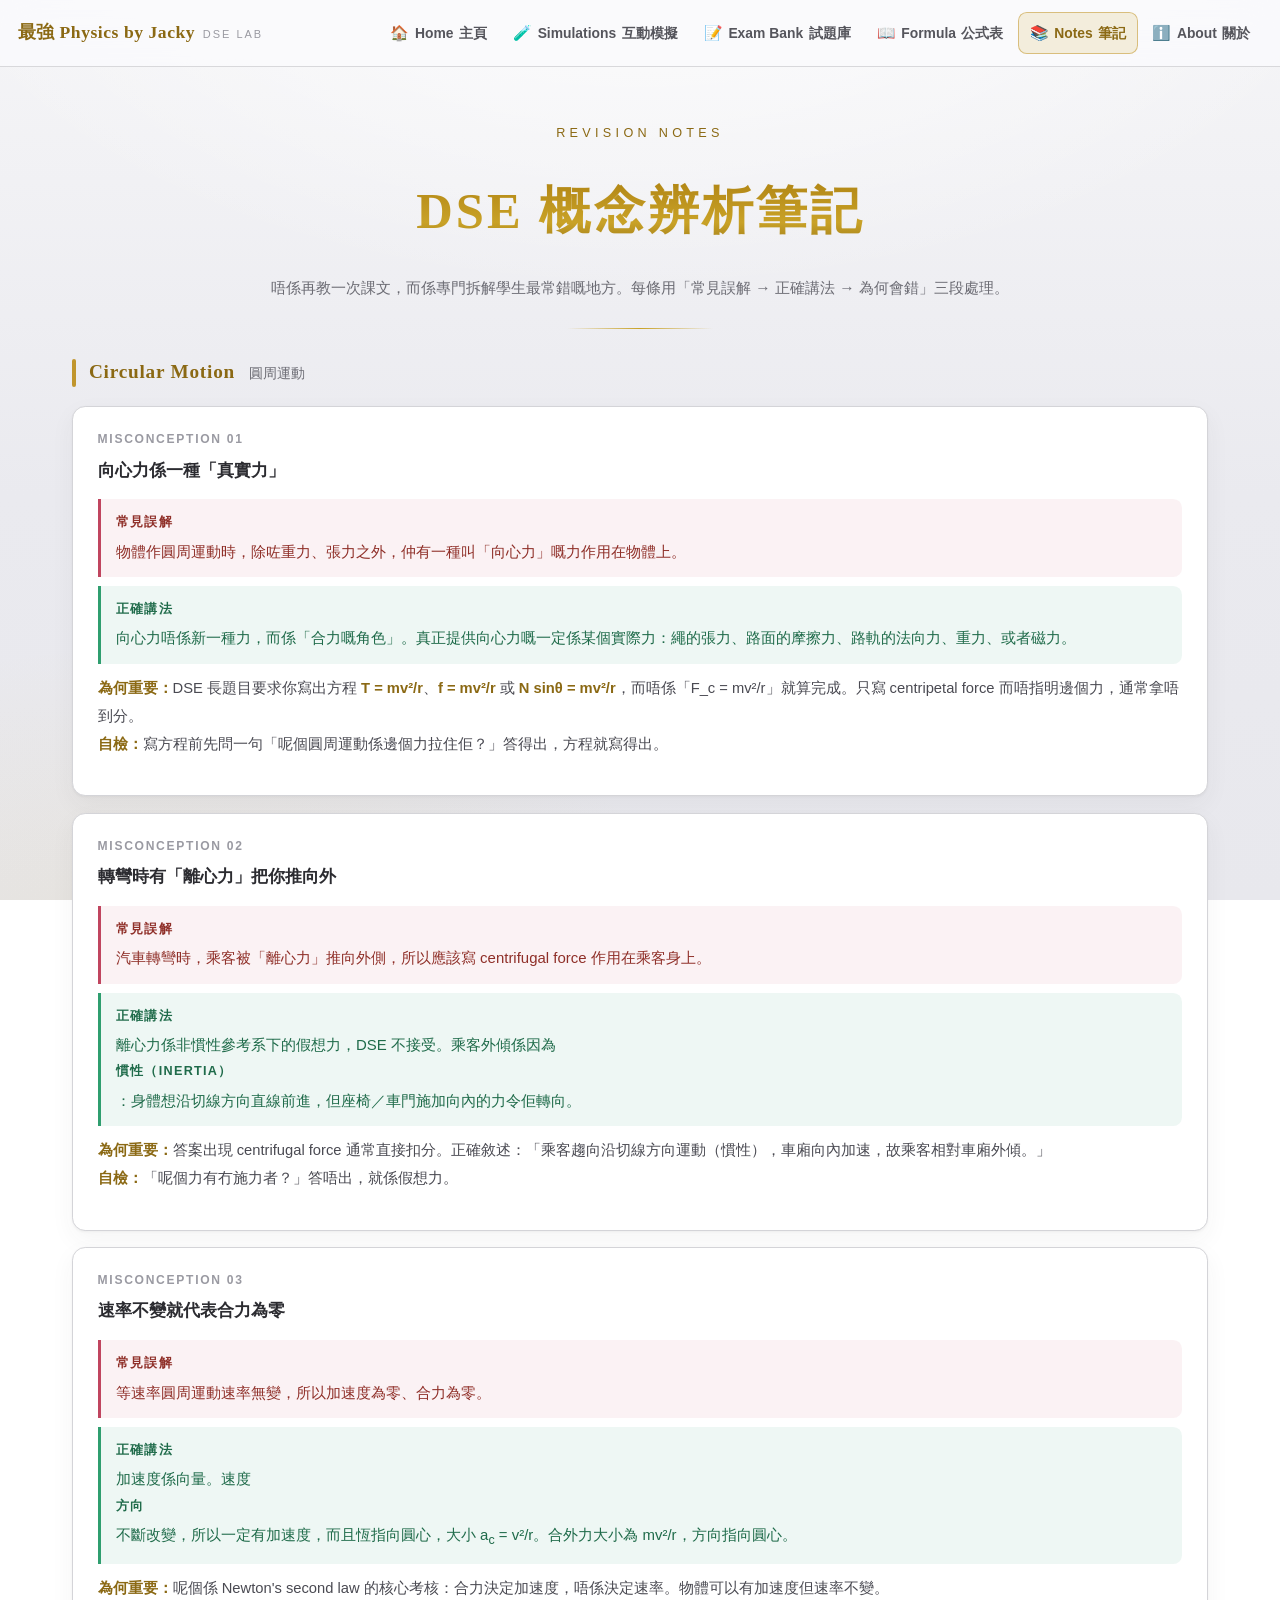
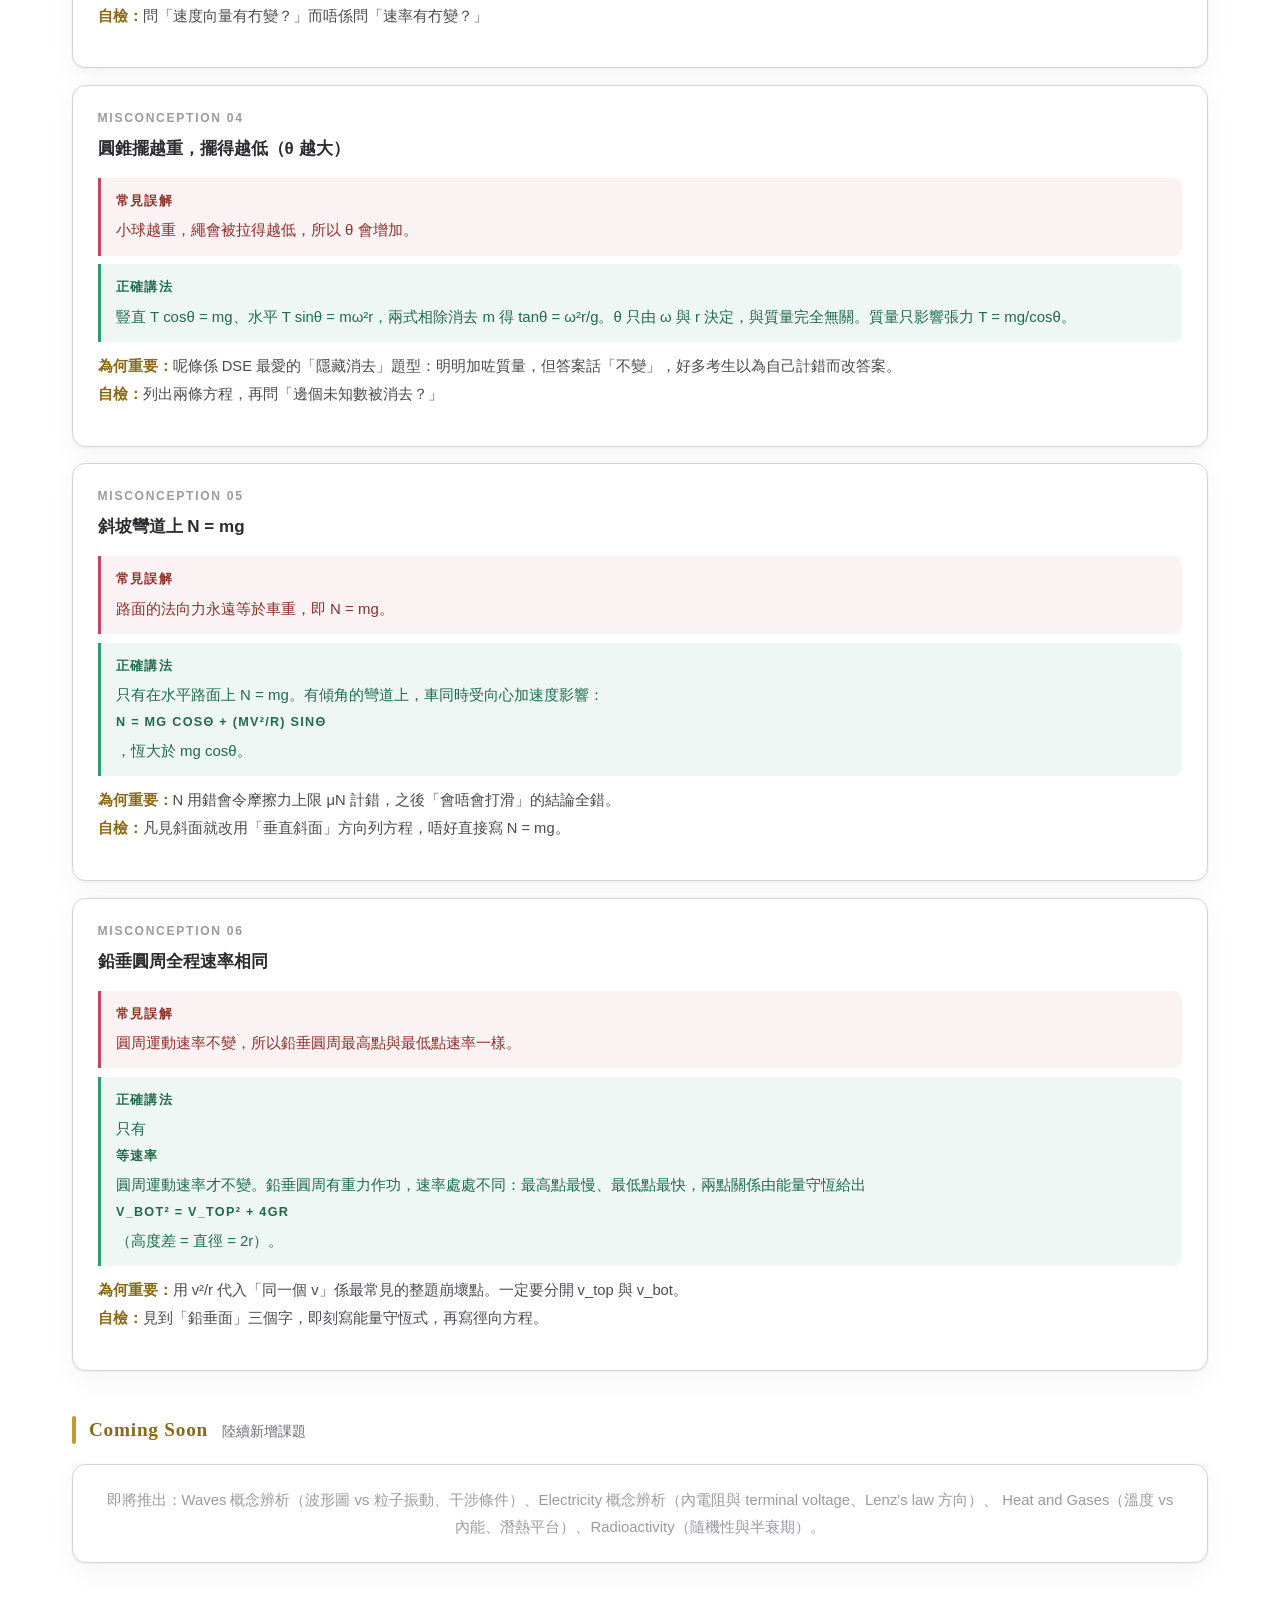
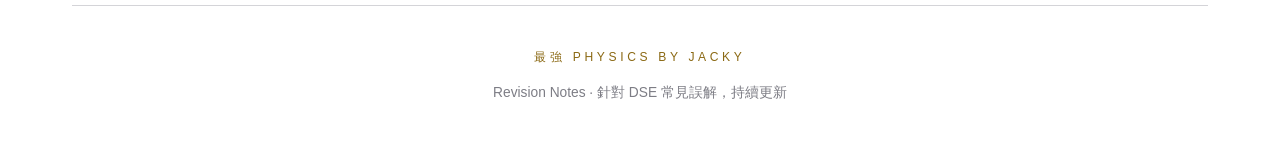
<file: revision-notes.html>
<!DOCTYPE html>
<html lang="zh-Hant">
<head>
<meta charset="utf-8">
<meta name="viewport" content="width=device-width,initial-scale=1">
<title>Revision Notes 溫書筆記 · 最強 Physics by Jacky</title>
<link href="access-style.css" rel="stylesheet">
<style>
  body{zoom:1.1}
  body{margin:0;color:var(--ink);font-size:15px;line-height:1.8;
    font-family:-apple-system,"PingFang TC","Microsoft JhengHei","Noto Sans TC","Helvetica Neue",sans-serif;
    background:
      radial-gradient(1100px 620px at 50% -140px,rgba(255,255,255,.96),rgba(255,255,255,0) 70%),
      radial-gradient(760px 460px at 12% 108%,rgba(201,162,39,.09),rgba(201,162,39,0) 72%),
      linear-gradient(180deg,#f5f5f7 0%,#eaeaef 55%,#e8e8ed 100%);
    background-attachment:fixed;-webkit-font-smoothing:antialiased;overflow-x:hidden}
  .wrap{max-width:1080px;margin:0 auto;padding:0 24px}
  .page-head{padding:50px 0 24px;text-align:center}
  h1.title{margin:0;font-family:"Songti TC","Noto Serif TC",Georgia,serif;font-weight:600;
    font-size:clamp(30px,5vw,46px);letter-spacing:.06em;
    background:linear-gradient(180deg,#a97c0f 0%,#c9a227 62%,#8b6914 100%);
    -webkit-background-clip:text;background-clip:text;-webkit-text-fill-color:transparent}
  .lede{margin:15px auto 0;max-width:700px;font-size:14px;color:var(--ink-soft)}
  .divider{width:132px;height:1px;margin:24px auto 0;border:0;
    background:linear-gradient(90deg,transparent,var(--gold-bright),transparent)}
  .topic{margin-bottom:38px}
  .topic-head{display:flex;align-items:baseline;gap:13px;padding-left:15px;position:relative;margin-bottom:15px}
  .topic-head::before{content:"";position:absolute;left:0;top:3px;bottom:3px;width:3px;border-radius:2px;
    background:var(--gold);opacity:.85}
  .topic-head h2{margin:0;font-size:17.5px;font-weight:650;color:var(--gold-deep);
    font-family:"Songti TC","Noto Serif TC",Georgia,serif;letter-spacing:.04em}
  .topic-head span{font-size:12.5px;color:var(--ink-soft)}
  .mis{background:#fff;border:1px solid var(--line);border-radius:12px;padding:20px 22px;margin-bottom:15px;
    box-shadow:0 1px 2px rgba(60,60,67,.05),0 8px 22px rgba(60,60,67,.05)}
  .mis h3{margin:0 0 12px;font-size:15.5px;font-weight:650;color:#2b2b30}
  .mis h3 i{font-style:normal;font-size:11px;letter-spacing:.14em;text-transform:uppercase;
    color:#9a9aa2;display:block;margin-bottom:4px}
  .bad,.good{font-size:13.6px;line-height:1.9;border-radius:0 8px 8px 0;padding:10px 14px;margin:8px 0}
  .bad{color:#8f2f28;background:rgba(192,69,95,.07);border-left:3px solid #c0455f}
  .good{color:#1f6b4a;background:rgba(47,158,111,.08);border-left:3px solid #2f9e6f}
  .bad b,.good b{display:block;font-size:11.5px;letter-spacing:.1em;text-transform:uppercase;margin-bottom:3px}
  .why{font-size:13.4px;line-height:1.9;color:#4a4a52;margin-top:10px}
  .why b{color:#8b6914}
  footer{margin-top:22px;padding:32px 0 46px;text-align:center;border-top:1px solid var(--line)}
  footer .mark{display:inline-block;margin-bottom:11px;font-size:11px;letter-spacing:.3em;
    text-transform:uppercase;color:var(--gold-deep)}
  footer p{margin:0;font-size:12.5px;color:#7d7d85}
</style>
</head>
<body data-nav="notes">

<nav class="topnav">
  <div class="bar">
    <a class="brand" href="index.html"><b>最強 Physics by Jacky</b><i>DSE Lab</i></a>
    <div class="navlinks" id="navLinks">
      <a href="index.html"          data-nav="home"><em>🏠</em><span class="en">Home</span><span class="zh">主頁</span></a>
      <a href="simulations.html"    data-nav="sim"><em>🧪</em><span class="en">Simulations</span><span class="zh">互動模擬</span></a>
      <a href="exam-bank.html"      data-nav="exam"><em>📝</em><span class="en">Exam Bank</span><span class="zh">試題庫</span></a>
      <a href="formula-sheet.html"  data-nav="formula"><em>📖</em><span class="en">Formula</span><span class="zh">公式表</span></a>
      <a href="revision-notes.html" data-nav="notes"><em>📚</em><span class="en">Notes</span><span class="zh">筆記</span></a>
      <a href="about.html"          data-nav="about"><em>ℹ️</em><span class="en">About</span><span class="zh">關於</span></a>
    </div>
  </div>
</nav>

<div class="wrap">
  <header class="page-head">
    <div class="eyebrow">Revision Notes</div>
    <h1 class="title">DSE 概念辨析筆記</h1>
    <p class="lede">唔係再教一次課文，而係專門拆解學生最常錯嘅地方。每條用「常見誤解 → 正確講法 → 為何會錯」三段處理。</p>
    <hr class="divider">
  </header>

  <main>
    <section class="topic">
      <div class="topic-head"><h2>Circular Motion</h2><span>圓周運動</span></div>

      <article class="mis">
        <h3><i>Misconception 01</i>向心力係一種「真實力」</h3>
        <div class="bad"><b>常見誤解</b>物體作圓周運動時，除咗重力、張力之外，仲有一種叫「向心力」嘅力作用在物體上。</div>
        <div class="good"><b>正確講法</b>向心力唔係新一種力，而係「合力嘅角色」。真正提供向心力嘅一定係某個實際力：繩的張力、路面的摩擦力、路軌的法向力、重力、或者磁力。</div>
        <p class="why"><b>為何重要：</b>DSE 長題目要求你寫出方程 <b>T = mv²/r</b>、<b>f = mv²/r</b> 或 <b>N sinθ = mv²/r</b>，而唔係「F_c = mv²/r」就算完成。只寫 centripetal force 而唔指明邊個力，通常拿唔到分。<br>
        <b>自檢：</b>寫方程前先問一句「呢個圓周運動係邊個力拉住佢？」答得出，方程就寫得出。</p>
      </article>

      <article class="mis">
        <h3><i>Misconception 02</i>轉彎時有「離心力」把你推向外</h3>
        <div class="bad"><b>常見誤解</b>汽車轉彎時，乘客被「離心力」推向外側，所以應該寫 centrifugal force 作用在乘客身上。</div>
        <div class="good"><b>正確講法</b>離心力係非慣性參考系下的假想力，DSE 不接受。乘客外傾係因為<b>慣性（inertia）</b>：身體想沿切線方向直線前進，但座椅／車門施加向內的力令佢轉向。</div>
        <p class="why"><b>為何重要：</b>答案出現 centrifugal force 通常直接扣分。正確敘述：「乘客趨向沿切線方向運動（慣性），車廂向內加速，故乘客相對車廂外傾。」<br>
        <b>自檢：</b>「呢個力有冇施力者？」答唔出，就係假想力。</p>
      </article>

      <article class="mis">
        <h3><i>Misconception 03</i>速率不變就代表合力為零</h3>
        <div class="bad"><b>常見誤解</b>等速率圓周運動速率無變，所以加速度為零、合力為零。</div>
        <div class="good"><b>正確講法</b>加速度係向量。速度<b>方向</b>不斷改變，所以一定有加速度，而且恆指向圓心，大小 a<sub>c</sub> = v²/r。合外力大小為 mv²/r，方向指向圓心。</div>
        <p class="why"><b>為何重要：</b>呢個係 Newton's second law 的核心考核：合力決定加速度，唔係決定速率。物體可以有加速度但速率不變。<br>
        <b>自檢：</b>問「速度向量有冇變？」而唔係問「速率有冇變？」</p>
      </article>

      <article class="mis">
        <h3><i>Misconception 04</i>圓錐擺越重，擺得越低（θ 越大）</h3>
        <div class="bad"><b>常見誤解</b>小球越重，繩會被拉得越低，所以 θ 會增加。</div>
        <div class="good"><b>正確講法</b>豎直 T cosθ = mg、水平 T sinθ = mω²r，兩式相除消去 m 得 tanθ = ω²r/g。θ 只由 ω 與 r 決定，與質量完全無關。質量只影響張力 T = mg/cosθ。</div>
        <p class="why"><b>為何重要：</b>呢條係 DSE 最愛的「隱藏消去」題型：明明加咗質量，但答案話「不變」，好多考生以為自己計錯而改答案。<br>
        <b>自檢：</b>列出兩條方程，再問「邊個未知數被消去？」</p>
      </article>

      <article class="mis">
        <h3><i>Misconception 05</i>斜坡彎道上 N = mg</h3>
        <div class="bad"><b>常見誤解</b>路面的法向力永遠等於車重，即 N = mg。</div>
        <div class="good"><b>正確講法</b>只有在水平路面上 N = mg。有傾角的彎道上，車同時受向心加速度影響：<b>N = mg cosθ + (mv²/r) sinθ</b>，恆大於 mg cosθ。</div>
        <p class="why"><b>為何重要：</b>N 用錯會令摩擦力上限 μN 計錯，之後「會唔會打滑」的結論全錯。<br>
        <b>自檢：</b>凡見斜面就改用「垂直斜面」方向列方程，唔好直接寫 N = mg。</p>
      </article>

      <article class="mis">
        <h3><i>Misconception 06</i>鉛垂圓周全程速率相同</h3>
        <div class="bad"><b>常見誤解</b>圓周運動速率不變，所以鉛垂圓周最高點與最低點速率一樣。</div>
        <div class="good"><b>正確講法</b>只有<b>等速率</b>圓周運動速率才不變。鉛垂圓周有重力作功，速率處處不同：最高點最慢、最低點最快，兩點關係由能量守恆給出 <b>v_bot² = v_top² + 4gr</b>（高度差 = 直徑 = 2r）。</div>
        <p class="why"><b>為何重要：</b>用 v²/r 代入「同一個 v」係最常見的整題崩壞點。一定要分開 v_top 與 v_bot。<br>
        <b>自檢：</b>見到「鉛垂面」三個字，即刻寫能量守恆式，再寫徑向方程。</p>
      </article>
    </section>

    <section class="topic">
      <div class="topic-head"><h2>Coming Soon</h2><span>陸續新增課題</span></div>
      <div class="mis" style="text-align:center;color:#9a9aa2;font-size:13.5px">
        即將推出：Waves 概念辨析（波形圖 vs 粒子振動、干涉條件）、Electricity 概念辨析（內電阻與 terminal voltage、Lenz's law 方向）、
        Heat and Gases（溫度 vs 內能、潛熱平台）、Radioactivity（隨機性與半衰期）。
      </div>
    </section>
  </main>

  <footer>
    <span class="mark">最強 Physics by Jacky</span>
    <p>Revision Notes · 針對 DSE 常見誤解，持續更新</p>
  </footer>
</div>

<script>
  (function () {
    var key = document.body.dataset.nav || '';
    document.querySelectorAll('#navLinks a').forEach(function (a) {
      if (a.dataset.nav === key) a.classList.add('on');
    });
    var on = document.querySelector('#navLinks a.on');
    if (on && on.scrollIntoView) on.scrollIntoView({ block: 'nearest', inline: 'center' });
  })();
</script>
</body>
</html>
</file>
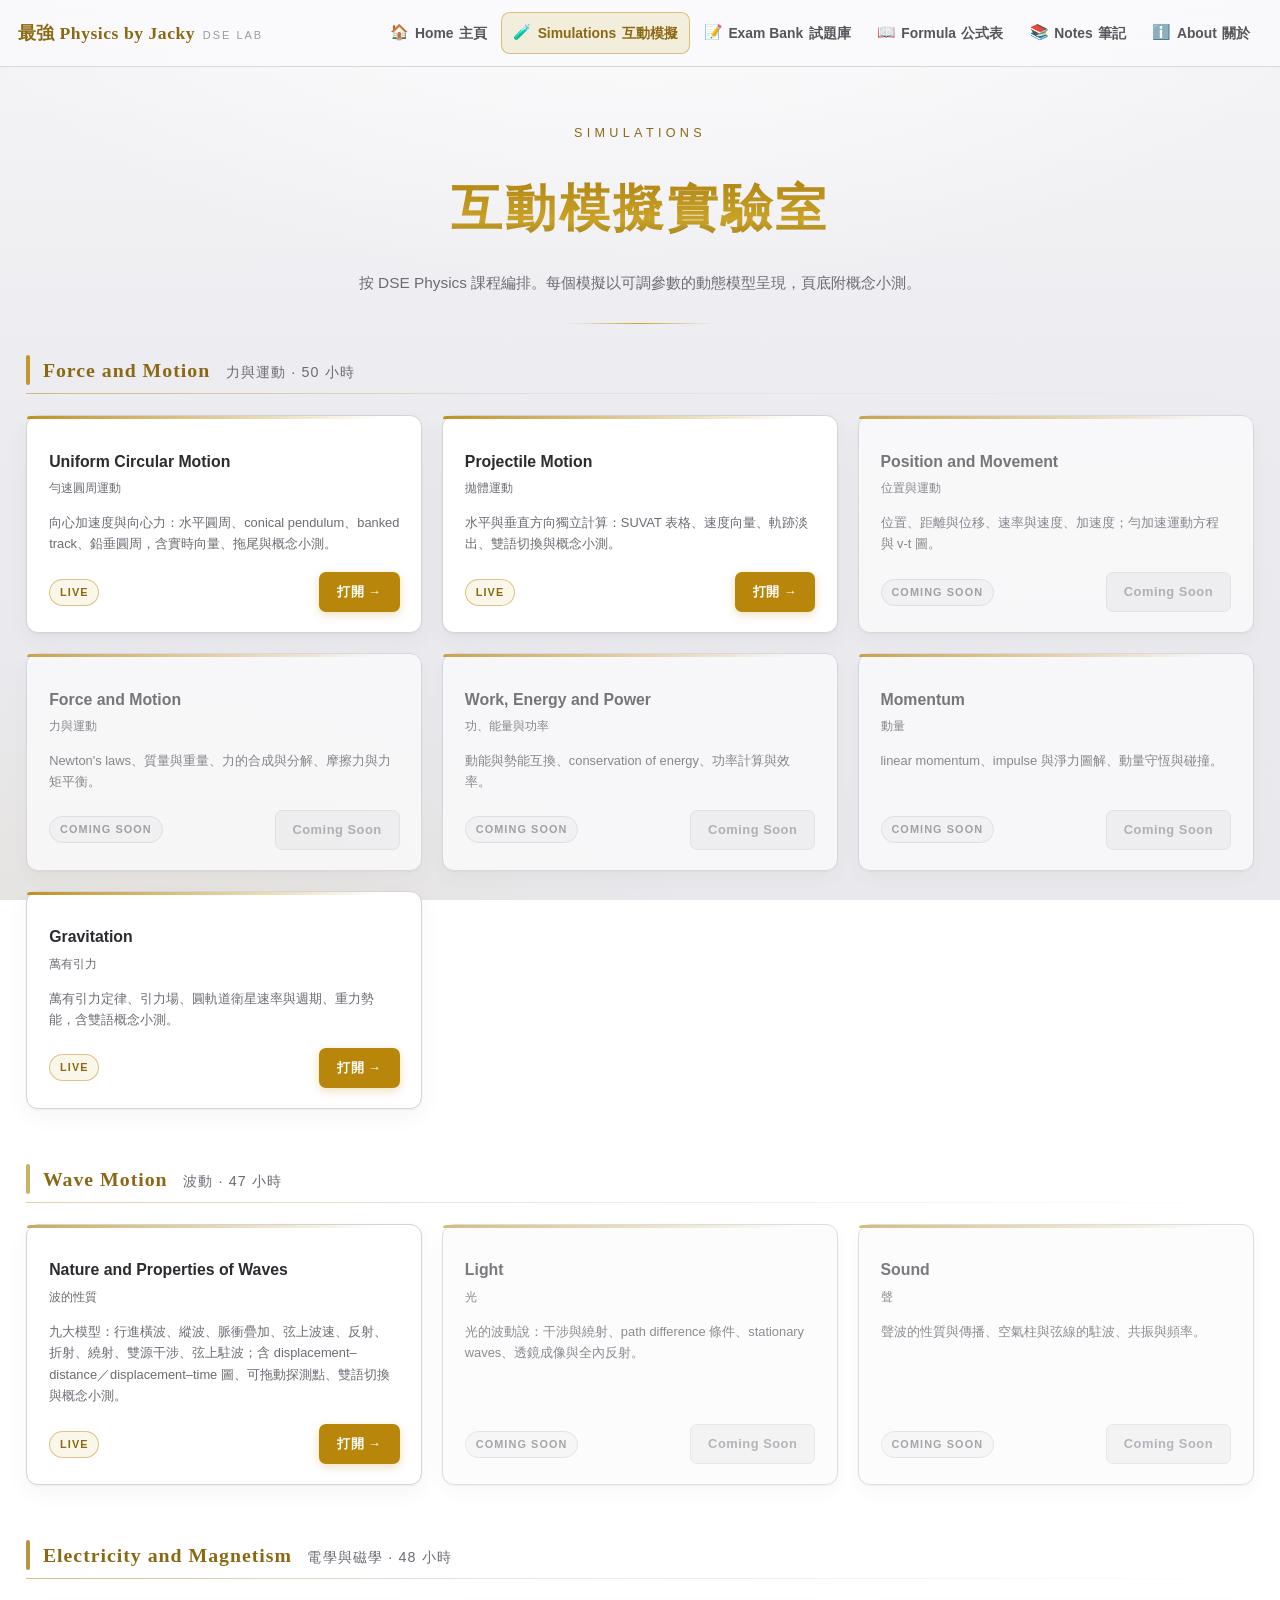
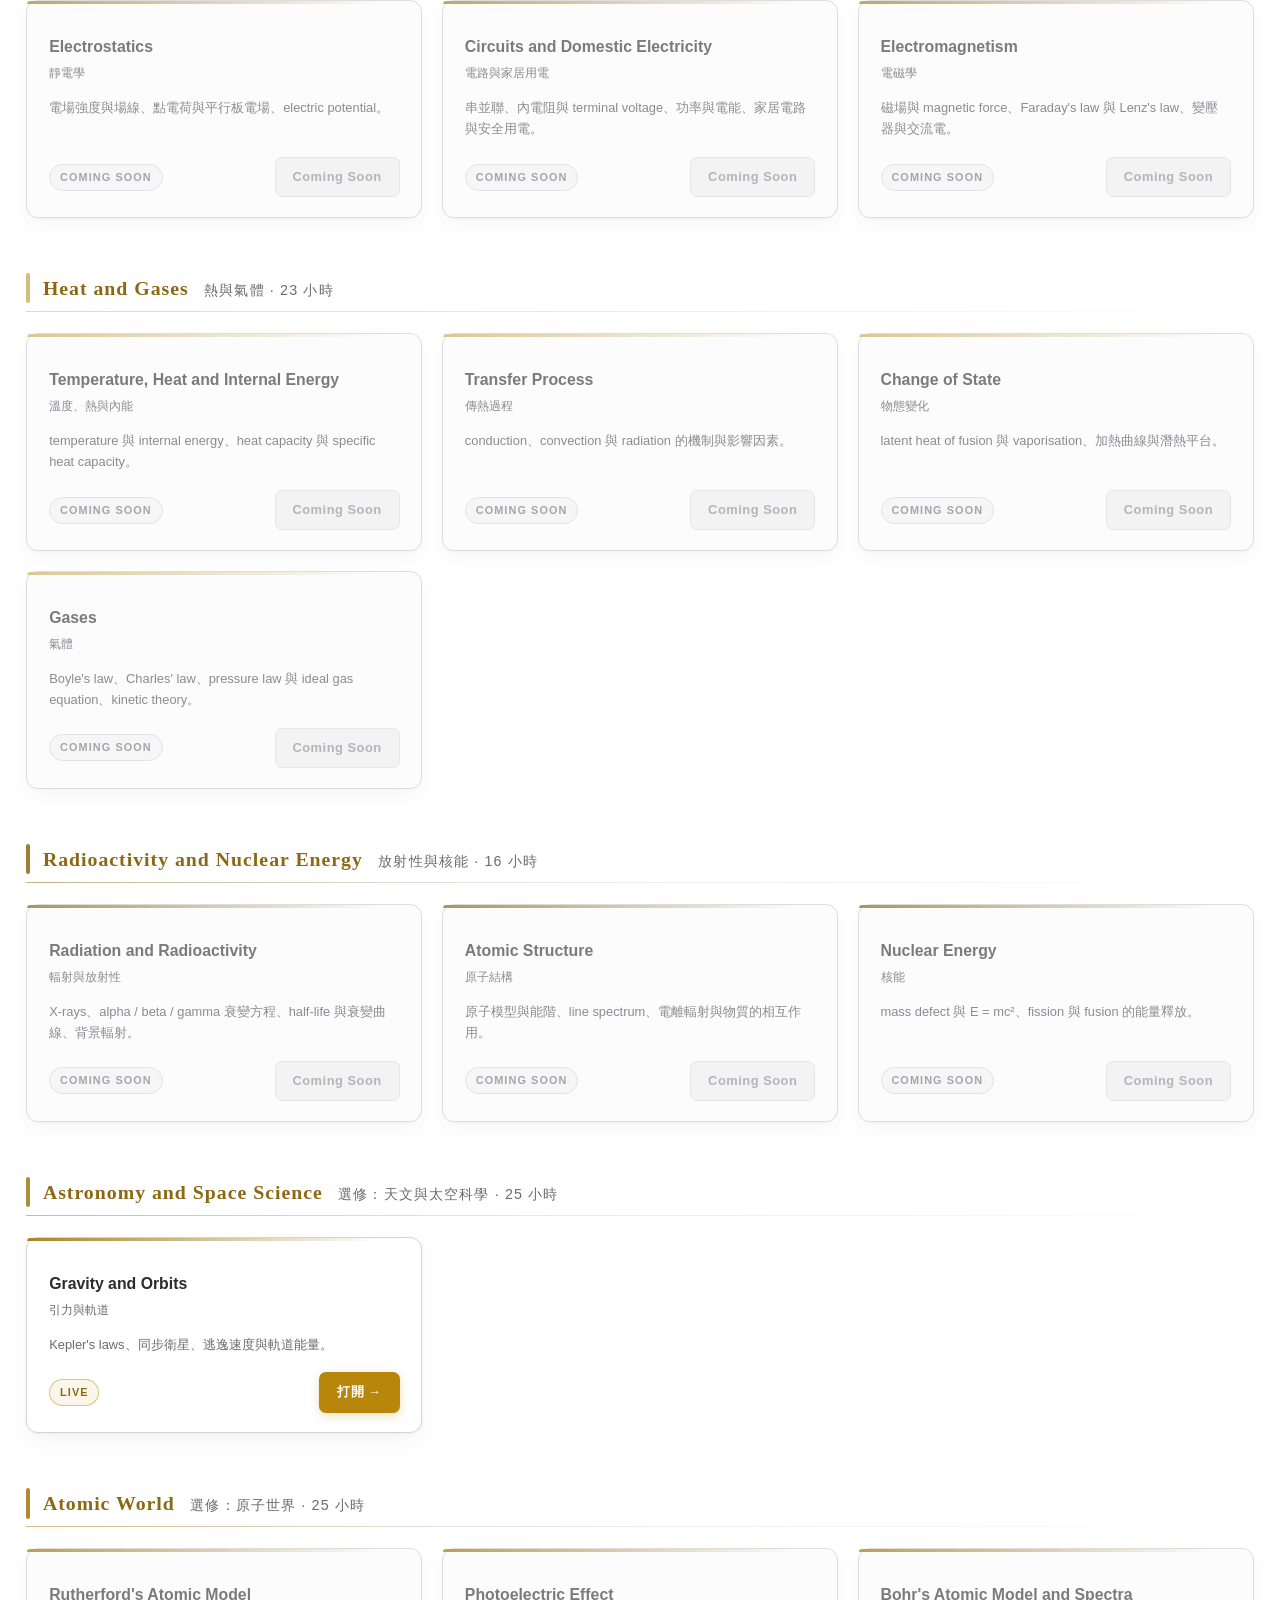
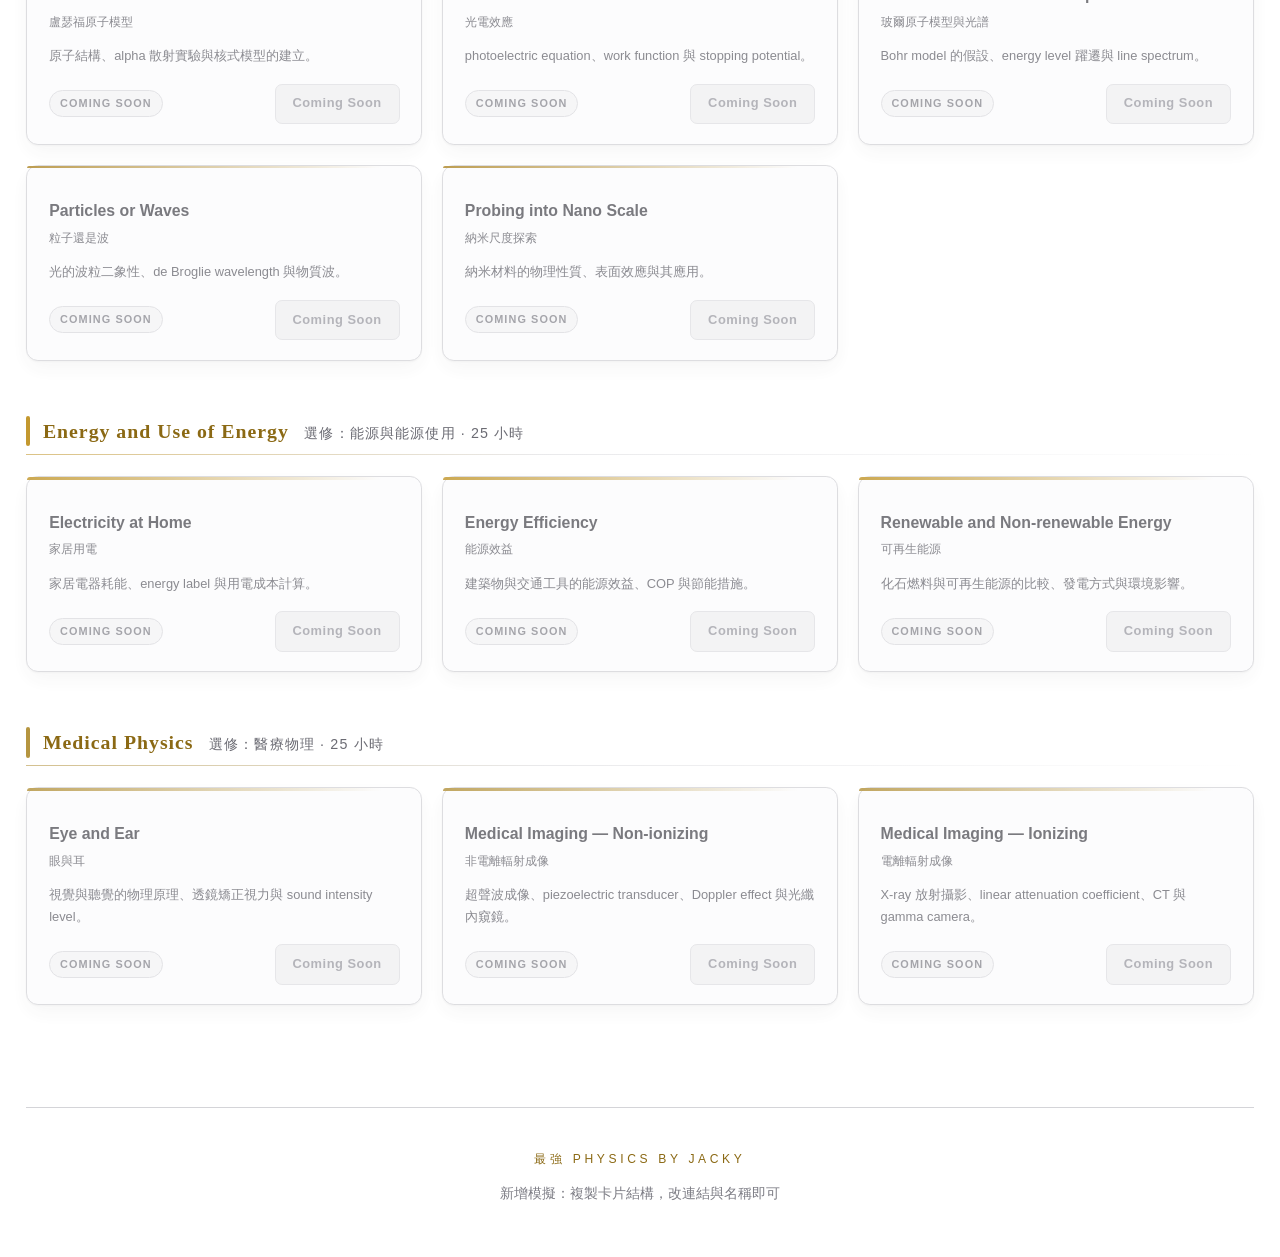
<file: simulations.html>
<!DOCTYPE html>
<html lang="zh-Hant">
<head>
<meta charset="utf-8">
<meta name="viewport" content="width=device-width,initial-scale=1">
<title>Simulations 互動模擬 · 最強 Physics by Jacky</title>
<link href="access-style.css" rel="stylesheet">
<style>
  body{zoom:1.1}
  body{margin:0;color:var(--ink);font-size:15px;line-height:1.75;
    font-family:-apple-system,"PingFang TC","Microsoft JhengHei","Noto Sans TC","Helvetica Neue",sans-serif;
    background:
      radial-gradient(1100px 620px at 50% -140px,rgba(255,255,255,.96),rgba(255,255,255,0) 70%),
      radial-gradient(760px 460px at 12% 108%,rgba(201,162,39,.09),rgba(201,162,39,0) 72%),
      linear-gradient(180deg,#f5f5f7 0%,#eaeaef 55%,#e8e8ed 100%);
    background-attachment:fixed;-webkit-font-smoothing:antialiased;overflow-x:hidden}
  .wrap{max-width:1350px;margin:0 auto;padding:0 24px}
  .page-head{padding:50px 0 26px;text-align:center}
  h1.title{margin:0;font-family:"Songti TC","Noto Serif TC",Georgia,serif;font-weight:600;
    font-size:clamp(30px,5vw,46px);letter-spacing:.06em;
    background:linear-gradient(180deg,#a97c0f 0%,#c9a227 62%,#8b6914 100%);
    -webkit-background-clip:text;background-clip:text;-webkit-text-fill-color:transparent}
  .lede{margin:15px auto 0;max-width:700px;font-size:14px;color:var(--ink-soft)}
  .divider{width:132px;height:1px;margin:24px auto 0;border:0;
    background:linear-gradient(90deg,transparent,var(--gold-bright),transparent)}

  /* ══ 分類與版面：與 index.html 首頁完全一致 ══ */
  main{padding-bottom:24px}
  .category{margin-bottom:48px}
  .cat-head{display:flex;align-items:baseline;gap:14px;padding-left:15px;position:relative;margin-bottom:5px}
  .cat-head::before{content:"";position:absolute;left:0;top:2px;bottom:2px;width:3px;border-radius:2px;
    background:var(--acc,var(--gold));opacity:.85}
  .cat-head h2{margin:0;font-size:18px;font-weight:650;letter-spacing:.05em;color:var(--gold-deep);
    font-family:"Songti TC","Noto Serif TC",Georgia,serif}
  .cat-head .zh{font-size:13px;color:var(--ink-soft);letter-spacing:.08em;font-weight:400}
  .cat-line{height:1px;margin-bottom:19px;opacity:.5;
    background:linear-gradient(90deg,var(--acc,var(--gold)) 0%,var(--line) 42%,transparent 100%)}
  .grid{display:grid;gap:18px;grid-template-columns:1fr}
  @media(min-width:680px){.grid{grid-template-columns:repeat(2,1fr)}}
  @media(min-width:1080px){.grid{grid-template-columns:repeat(3,1fr)}}
  .grid .card{zoom:0.9}      /* 卡片 0.9 倍 */

  /* ══ 卡片：與 access-style.css 嘅 .card 定義逐字相同 ══ */
  .card{position:relative;background:#fff;border:1px solid var(--line);border-radius:12px;
    padding:22px 22px 20px;display:flex;flex-direction:column;min-height:196px;
    box-shadow:0 1px 2px rgba(60,60,67,.05),0 8px 22px rgba(60,60,67,.05);
    transition:transform .22s ease,box-shadow .22s ease,border-color .22s ease}
  .card::before{content:"";position:absolute;left:0;top:0;height:3px;width:100%;border-radius:12px 12px 0 0;
    opacity:.9;background:linear-gradient(90deg,var(--acc,var(--gold)),transparent 90%)}
  .card.live:hover{transform:translateY(-4px);border-color:var(--gold-bright);
    box-shadow:0 2px 6px rgba(184,134,11,.14),0 16px 34px rgba(184,134,11,.17)}
  .card-name{margin:10px 0 4px;font-size:16px;font-weight:650;color:#2b2b30}
  .card-name span{display:block;font-size:12.5px;font-weight:400;color:var(--ink-soft);margin-top:3px}
  .card-desc{margin:8px 0 17px;font-size:13px;line-height:1.68;color:var(--ink-soft);flex:1}
  .row{display:flex;align-items:center;justify-content:space-between;gap:12px}
  .tag{font-size:11px;font-weight:700;letter-spacing:.1em;text-transform:uppercase;
    padding:3px 10px;border-radius:20px;border:1px solid}
  .tag.live{color:var(--gold-deep);border-color:rgba(184,134,11,.45);background:rgba(201,162,39,.10)}
  .tag.soon{color:#8c8c93;border-color:#dcdce0;background:#f4f4f6}
  .btn{display:inline-block;font-size:13px;font-weight:650;letter-spacing:.04em;padding:8px 17px;
    border-radius:7px;text-decoration:none;border:1px solid transparent;transition:.2s}
  .btn.live{background:var(--gold);color:#fff;box-shadow:0 3px 10px rgba(184,134,11,.26)}
  .btn.live:hover{background:#a3760a}
  .btn.soon{background:#f0f0f2;color:#a0a0a7;border-color:#e0e0e3;cursor:not-allowed}
  .card.soon{opacity:.78;background:#fcfcfd}
  .card.soon .card-name{color:#55555c}

  footer{margin-top:20px;padding:32px 0 46px;text-align:center;border-top:1px solid var(--line)}
  footer .mark{display:inline-block;margin-bottom:11px;font-size:11px;letter-spacing:.3em;
    text-transform:uppercase;color:var(--gold-deep)}
  footer p{margin:0;font-size:12.5px;color:#7d7d85}
</style>
</head>
<body data-nav="sim">

<nav class="topnav">
  <div class="bar">
    <a class="brand" href="index.html"><b>最強 Physics by Jacky</b><i>DSE Lab</i></a>
    <div class="navlinks" id="navLinks">
      <a href="index.html"          data-nav="home"><em>🏠</em><span class="en">Home</span><span class="zh">主頁</span></a>
      <a href="simulations.html"    data-nav="sim"><em>🧪</em><span class="en">Simulations</span><span class="zh">互動模擬</span></a>
      <a href="exam-bank.html"      data-nav="exam"><em>📝</em><span class="en">Exam Bank</span><span class="zh">試題庫</span></a>
      <a href="formula-sheet.html"  data-nav="formula"><em>📖</em><span class="en">Formula</span><span class="zh">公式表</span></a>
      <a href="revision-notes.html" data-nav="notes"><em>📚</em><span class="en">Notes</span><span class="zh">筆記</span></a>
      <a href="about.html"          data-nav="about"><em>ℹ️</em><span class="en">About</span><span class="zh">關於</span></a>
    </div>
  </div>
</nav>

<div class="wrap">
  <header class="page-head">
    <div class="eyebrow">Simulations</div>
    <h1 class="title">互動模擬實驗室</h1>
    <p class="lede">按 DSE Physics 課程編排。每個模擬以可調參數的動態模型呈現，頁底附概念小測。</p>
    <hr class="divider">
  </header>

  <main>

    <!-- ══════════ 1. Force and Motion 力與運動 (50h) ══════════ -->
    <section class="category" style="--acc:#b8860b">
      <div class="cat-head"><h2>Force and Motion</h2><span class="zh">力與運動 · 50 小時</span></div>
      <div class="cat-line"></div>
      <div class="grid">
        <article class="card live" style="--acc:#b8860b">
          <h3 class="card-name">Uniform Circular Motion<span>勻速圓周運動</span></h3>
          <p class="card-desc">向心加速度與向心力：水平圓周、conical pendulum、banked track、鉛垂圓周，含實時向量、拖尾與概念小測。</p>
          <div class="row"><span class="tag live">Live</span>
            <a class="btn live" href="dse-physics-lab.html" target="_blank" rel="noopener">打開 →</a></div>
        </article>
        <article class="card live" style="--acc:#b8860b">
          <h3 class="card-name">Projectile Motion<span>拋體運動</span></h3>
          <p class="card-desc">水平與垂直方向獨立計算：SUVAT 表格、速度向量、軌跡淡出、雙語切換與概念小測。</p>
          <div class="row"><span class="tag live">Live</span>
            <a class="btn live" href="projectile-motion.html" target="_blank" rel="noopener">打開 →</a></div>
        </article>
        <article class="card soon" style="--acc:#b8860b">
          <h3 class="card-name">Position and Movement<span>位置與運動</span></h3>
          <p class="card-desc">位置、距離與位移、速率與速度、加速度；勻加速運動方程與 v-t 圖。</p>
          <div class="row"><span class="tag soon">Coming Soon</span><span class="btn soon">Coming Soon</span></div>
        </article>
        <article class="card soon" style="--acc:#b8860b">
          <h3 class="card-name">Force and Motion<span>力與運動</span></h3>
          <p class="card-desc">Newton's laws、質量與重量、力的合成與分解、摩擦力與力矩平衡。</p>
          <div class="row"><span class="tag soon">Coming Soon</span><span class="btn soon">Coming Soon</span></div>
        </article>
        <article class="card soon" style="--acc:#b8860b">
          <h3 class="card-name">Work, Energy and Power<span>功、能量與功率</span></h3>
          <p class="card-desc">動能與勢能互換、conservation of energy、功率計算與效率。</p>
          <div class="row"><span class="tag soon">Coming Soon</span><span class="btn soon">Coming Soon</span></div>
        </article>
        <article class="card soon" style="--acc:#b8860b">
          <h3 class="card-name">Momentum<span>動量</span></h3>
          <p class="card-desc">linear momentum、impulse 與淨力圖解、動量守恆與碰撞。</p>
          <div class="row"><span class="tag soon">Coming Soon</span><span class="btn soon">Coming Soon</span></div>
        </article>
        <article class="card live" style="--acc:#b8860b">
          <h3 class="card-name">Gravitation<span>萬有引力</span></h3>
          <p class="card-desc">萬有引力定律、引力場、圓軌道衛星速率與週期、重力勢能，含雙語概念小測。</p>
          <div class="row"><span class="tag live">Live</span>
            <a class="btn live" href="gravitation.html" target="_blank" rel="noopener">打開 →</a></div>
        </article>
      </div>
    </section>

    <!-- ══════════ 2. Wave Motion 波動 (47h) ══════════ -->
    <section class="category" style="--acc:#c2a34a">
      <div class="cat-head"><h2>Wave Motion</h2><span class="zh">波動 · 47 小時</span></div>
      <div class="cat-line"></div>
      <div class="grid">
        <article class="card live" style="--acc:#c2a34a">
          <h3 class="card-name">Nature and Properties of Waves<span>波的性質</span></h3>
          <p class="card-desc">九大模型：行進橫波、縱波、脈衝疊加、弦上波速、反射、折射、繞射、雙源干涉、弦上駐波；含 displacement–distance／displacement–time 圖、可拖動探測點、雙語切換與概念小測。</p>
          <div class="row"><span class="tag live">Live</span>
            <a class="btn live" href="wave-motion.html" target="_blank" rel="noopener">打開 →</a></div>
        </article>
        <article class="card soon" style="--acc:#c2a34a">
          <h3 class="card-name">Light<span>光</span></h3>
          <p class="card-desc">光的波動說：干涉與繞射、path difference 條件、stationary waves、透鏡成像與全內反射。</p>
          <div class="row"><span class="tag soon">Coming Soon</span><span class="btn soon">Coming Soon</span></div>
        </article>
        <article class="card soon" style="--acc:#c2a34a">
          <h3 class="card-name">Sound<span>聲</span></h3>
          <p class="card-desc">聲波的性質與傳播、空氣柱與弦線的駐波、共振與頻率。</p>
          <div class="row"><span class="tag soon">Coming Soon</span><span class="btn soon">Coming Soon</span></div>
        </article>
      </div>
    </section>

    <!-- ══════════ 3. Electricity and Magnetism 電學與磁學 (48h) ══════════ -->
    <section class="category" style="--acc:#a8821f">
      <div class="cat-head"><h2>Electricity and Magnetism</h2><span class="zh">電學與磁學 · 48 小時</span></div>
      <div class="cat-line"></div>
      <div class="grid">
        <article class="card soon" style="--acc:#a8821f">
          <h3 class="card-name">Electrostatics<span>靜電學</span></h3>
          <p class="card-desc">電場強度與場線、點電荷與平行板電場、electric potential。</p>
          <div class="row"><span class="tag soon">Coming Soon</span><span class="btn soon">Coming Soon</span></div>
        </article>
        <article class="card soon" style="--acc:#a8821f">
          <h3 class="card-name">Circuits and Domestic Electricity<span>電路與家居用電</span></h3>
          <p class="card-desc">串並聯、內電阻與 terminal voltage、功率與電能、家居電路與安全用電。</p>
          <div class="row"><span class="tag soon">Coming Soon</span><span class="btn soon">Coming Soon</span></div>
        </article>
        <article class="card soon" style="--acc:#a8821f">
          <h3 class="card-name">Electromagnetism<span>電磁學</span></h3>
          <p class="card-desc">磁場與 magnetic force、Faraday's law 與 Lenz's law、變壓器與交流電。</p>
          <div class="row"><span class="tag soon">Coming Soon</span><span class="btn soon">Coming Soon</span></div>
        </article>
      </div>
    </section>

    <!-- ══════════ 4. Heat and Gases 熱與氣體 (23h) ══════════ -->
    <section class="category" style="--acc:#cbb26a">
      <div class="cat-head"><h2>Heat and Gases</h2><span class="zh">熱與氣體 · 23 小時</span></div>
      <div class="cat-line"></div>
      <div class="grid">
        <article class="card soon" style="--acc:#cbb26a">
          <h3 class="card-name">Temperature, Heat and Internal Energy<span>溫度、熱與內能</span></h3>
          <p class="card-desc">temperature 與 internal energy、heat capacity 與 specific heat capacity。</p>
          <div class="row"><span class="tag soon">Coming Soon</span><span class="btn soon">Coming Soon</span></div>
        </article>
        <article class="card soon" style="--acc:#cbb26a">
          <h3 class="card-name">Transfer Process<span>傳熱過程</span></h3>
          <p class="card-desc">conduction、convection 與 radiation 的機制與影響因素。</p>
          <div class="row"><span class="tag soon">Coming Soon</span><span class="btn soon">Coming Soon</span></div>
        </article>
        <article class="card soon" style="--acc:#cbb26a">
          <h3 class="card-name">Change of State<span>物態變化</span></h3>
          <p class="card-desc">latent heat of fusion 與 vaporisation、加熱曲線與潛熱平台。</p>
          <div class="row"><span class="tag soon">Coming Soon</span><span class="btn soon">Coming Soon</span></div>
        </article>
        <article class="card soon" style="--acc:#cbb26a">
          <h3 class="card-name">Gases<span>氣體</span></h3>
          <p class="card-desc">Boyle's law、Charles' law、pressure law 與 ideal gas equation、kinetic theory。</p>
          <div class="row"><span class="tag soon">Coming Soon</span><span class="btn soon">Coming Soon</span></div>
        </article>
      </div>
    </section>

    <!-- ══════════ 5. Radioactivity and Nuclear Energy 放射性與核能 (16h) ══════════ -->
    <section class="category" style="--acc:#8b6914">
      <div class="cat-head"><h2>Radioactivity and Nuclear Energy</h2><span class="zh">放射性與核能 · 16 小時</span></div>
      <div class="cat-line"></div>
      <div class="grid">
        <article class="card soon" style="--acc:#8b6914">
          <h3 class="card-name">Radiation and Radioactivity<span>輻射與放射性</span></h3>
          <p class="card-desc">X-rays、alpha / beta / gamma 衰變方程、half-life 與衰變曲線、背景輻射。</p>
          <div class="row"><span class="tag soon">Coming Soon</span><span class="btn soon">Coming Soon</span></div>
        </article>
        <article class="card soon" style="--acc:#8b6914">
          <h3 class="card-name">Atomic Structure<span>原子結構</span></h3>
          <p class="card-desc">原子模型與能階、line spectrum、電離輻射與物質的相互作用。</p>
          <div class="row"><span class="tag soon">Coming Soon</span><span class="btn soon">Coming Soon</span></div>
        </article>
        <article class="card soon" style="--acc:#8b6914">
          <h3 class="card-name">Nuclear Energy<span>核能</span></h3>
          <p class="card-desc">mass defect 與 E = mc²、fission 與 fusion 的能量釋放。</p>
          <div class="row"><span class="tag soon">Coming Soon</span><span class="btn soon">Coming Soon</span></div>
        </article>
      </div>
    </section>

    <!-- ══════════ 6. Astronomy and Space Science 選修 (25h) ══════════ -->
    <section class="category" style="--acc:#9c7a12">
      <div class="cat-head"><h2>Astronomy and Space Science</h2><span class="zh">選修：天文與太空科學 · 25 小時</span></div>
      <div class="cat-line"></div>
      <div class="grid">
        <article class="card live" style="--acc:#9c7a12">
          <h3 class="card-name">Gravity and Orbits<span>引力與軌道</span></h3>
          <p class="card-desc">Kepler's laws、同步衛星、逃逸速度與軌道能量。</p>
          <div class="row"><span class="tag live">Live</span>
            <a class="btn live" href="gravitation.html" target="_blank" rel="noopener">打開 →</a></div>
        </article>
      </div>
    </section>

    <!-- ══════════ 7. Atomic World 選修 (25h) ══════════ -->
    <section class="category" style="--acc:#a3760a">
      <div class="cat-head"><h2>Atomic World</h2><span class="zh">選修：原子世界 · 25 小時</span></div>
      <div class="cat-line"></div>
      <div class="grid">
        <article class="card soon" style="--acc:#a3760a">
          <h3 class="card-name">Rutherford's Atomic Model<span>盧瑟福原子模型</span></h3>
          <p class="card-desc">原子結構、alpha 散射實驗與核式模型的建立。</p>
          <div class="row"><span class="tag soon">Coming Soon</span><span class="btn soon">Coming Soon</span></div>
        </article>
        <article class="card soon" style="--acc:#a3760a">
          <h3 class="card-name">Photoelectric Effect<span>光電效應</span></h3>
          <p class="card-desc">photoelectric equation、work function 與 stopping potential。</p>
          <div class="row"><span class="tag soon">Coming Soon</span><span class="btn soon">Coming Soon</span></div>
        </article>
        <article class="card soon" style="--acc:#a3760a">
          <h3 class="card-name">Bohr's Atomic Model and Spectra<span>玻爾原子模型與光譜</span></h3>
          <p class="card-desc">Bohr model 的假設、energy level 躍遷與 line spectrum。</p>
          <div class="row"><span class="tag soon">Coming Soon</span><span class="btn soon">Coming Soon</span></div>
        </article>
        <article class="card soon" style="--acc:#a3760a">
          <h3 class="card-name">Particles or Waves<span>粒子還是波</span></h3>
          <p class="card-desc">光的波粒二象性、de Broglie wavelength 與物質波。</p>
          <div class="row"><span class="tag soon">Coming Soon</span><span class="btn soon">Coming Soon</span></div>
        </article>
        <article class="card soon" style="--acc:#a3760a">
          <h3 class="card-name">Probing into Nano Scale<span>納米尺度探索</span></h3>
          <p class="card-desc">納米材料的物理性質、表面效應與其應用。</p>
          <div class="row"><span class="tag soon">Coming Soon</span><span class="btn soon">Coming Soon</span></div>
        </article>
      </div>
    </section>

    <!-- ══════════ 8. Energy and Use of Energy 選修 (25h) ══════════ -->
    <section class="category" style="--acc:#b8860b">
      <div class="cat-head"><h2>Energy and Use of Energy</h2><span class="zh">選修：能源與能源使用 · 25 小時</span></div>
      <div class="cat-line"></div>
      <div class="grid">
        <article class="card soon" style="--acc:#b8860b">
          <h3 class="card-name">Electricity at Home<span>家居用電</span></h3>
          <p class="card-desc">家居電器耗能、energy label 與用電成本計算。</p>
          <div class="row"><span class="tag soon">Coming Soon</span><span class="btn soon">Coming Soon</span></div>
        </article>
        <article class="card soon" style="--acc:#b8860b">
          <h3 class="card-name">Energy Efficiency<span>能源效益</span></h3>
          <p class="card-desc">建築物與交通工具的能源效益、COP 與節能措施。</p>
          <div class="row"><span class="tag soon">Coming Soon</span><span class="btn soon">Coming Soon</span></div>
        </article>
        <article class="card soon" style="--acc:#b8860b">
          <h3 class="card-name">Renewable and Non-renewable Energy<span>可再生能源</span></h3>
          <p class="card-desc">化石燃料與可再生能源的比較、發電方式與環境影響。</p>
          <div class="row"><span class="tag soon">Coming Soon</span><span class="btn soon">Coming Soon</span></div>
        </article>
      </div>
    </section>

    <!-- ══════════ 9. Medical Physics 選修 (25h) ══════════ -->
    <section class="category" style="--acc:#a8821f">
      <div class="cat-head"><h2>Medical Physics</h2><span class="zh">選修：醫療物理 · 25 小時</span></div>
      <div class="cat-line"></div>
      <div class="grid">
        <article class="card soon" style="--acc:#a8821f">
          <h3 class="card-name">Eye and Ear<span>眼與耳</span></h3>
          <p class="card-desc">視覺與聽覺的物理原理、透鏡矯正視力與 sound intensity level。</p>
          <div class="row"><span class="tag soon">Coming Soon</span><span class="btn soon">Coming Soon</span></div>
        </article>
        <article class="card soon" style="--acc:#a8821f">
          <h3 class="card-name">Medical Imaging — Non-ionizing<span>非電離輻射成像</span></h3>
          <p class="card-desc">超聲波成像、piezoelectric transducer、Doppler effect 與光纖內窺鏡。</p>
          <div class="row"><span class="tag soon">Coming Soon</span><span class="btn soon">Coming Soon</span></div>
        </article>
        <article class="card soon" style="--acc:#a8821f">
          <h3 class="card-name">Medical Imaging — Ionizing<span>電離輻射成像</span></h3>
          <p class="card-desc">X-ray 放射攝影、linear attenuation coefficient、CT 與 gamma camera。</p>
          <div class="row"><span class="tag soon">Coming Soon</span><span class="btn soon">Coming Soon</span></div>
        </article>
      </div>
    </section>

  </main>

  <footer>
    <span class="mark">最強 Physics by Jacky</span>
    <p>新增模擬：複製卡片結構，改連結與名稱即可</p>
  </footer>
</div>

<script>
  (function () {
    var key = document.body.dataset.nav || '';
    document.querySelectorAll('#navLinks a').forEach(function (a) {
      if (a.dataset.nav === key) a.classList.add('on');
    });
    var on = document.querySelector('#navLinks a.on');
    if (on && on.scrollIntoView) on.scrollIntoView({ block: 'nearest', inline: 'center' });
  })();
</script>
</body>
</html>
</file>
<file: access-style.css>
/* ============================================================
   access-style.css — 全站共用骨架樣式（白底 · 金色重點 · 統一圓角/陰影）
   來源：原先 index.html <head> 內嘅 inline <style>，逐字搬移，未改任何數值。

   本檔分兩層：
   【第一層 全站共用】reset / :root 變數 / 導航列 / .eyebrow
        → 凡掛上本檔嘅頁面都會套用，可安全共用，零洩漏。
   【第二層 主頁專屬】index.html 嘅 body / hero / quick 導航卡 / 六大模塊
        grid / 卡片 / 頁腳等。全部以 body[data-nav="home"] 限定，
        只有 index.html 命中；其餘頁面各自保留自己嘅 inline <style>，
        唔會被呢層污染（例如 about 嘅卡片唔會被加 min-height/flex）。

   已引用頁面：index.html
   ============================================================ */

/* ══════════════════ 第一層：全站共用 ══════════════════ */

  *{box-sizing:border-box}
  :root{--gold:#b8860b;--gold-bright:#c9a227;--gold-deep:#8b6914;
        --ink:#3c3c43;--ink-soft:#6b6b73;--line:#d4d4d8}

  /* ── 頂部導航：永遠單排（全站 9 頁逐字一致）── */
  .topnav{position:sticky;top:0;z-index:80;backdrop-filter:saturate(180%) blur(14px);
    -webkit-backdrop-filter:saturate(180%) blur(14px);
    background:rgba(250,250,252,.90);border-bottom:1px solid rgba(212,212,216,.9)}
  .topnav .bar{max-width:1420px;margin:0 auto;padding:9px 16px;
    display:flex;align-items:center;gap:12px;flex-wrap:nowrap}
  .brand{display:flex;align-items:baseline;gap:7px;text-decoration:none;white-space:nowrap;flex:0 0 auto}
  .brand b{font-family:"Songti TC","Noto Serif TC",Georgia,serif;font-size:16px;font-weight:650;
    letter-spacing:.03em;color:var(--gold-deep)}
  .brand i{font-style:normal;font-size:10px;letter-spacing:.18em;text-transform:uppercase;color:#9a9aa2}
  .navlinks{flex:1 1 auto;min-width:0;display:flex;align-items:center;justify-content:flex-end;
    gap:2px;flex-wrap:nowrap;overflow-x:auto;overflow-y:hidden;
    -webkit-overflow-scrolling:touch;scrollbar-width:none;-ms-overflow-style:none;padding:2px 0}
  .navlinks::-webkit-scrollbar{display:none}
  .navlinks a{display:inline-flex;align-items:center;gap:5px;text-decoration:none;flex:0 0 auto;
    font-size:12.6px;font-weight:600;color:#55555c;padding:7px 10px;border-radius:8px;
    border:1px solid transparent;white-space:nowrap;transition:.16s}
  .navlinks a:hover{color:var(--gold-deep);background:rgba(201,162,39,.10);border-color:rgba(184,134,11,.28)}
  .navlinks a.on{color:var(--gold-deep);background:rgba(201,162,39,.15);border-color:rgba(184,134,11,.45);font-weight:700}
  .navlinks a em{font-style:normal;font-size:13.5px;line-height:1}
  @media(max-width:1180px){.brand b{font-size:14.5px}.brand i{display:none}
    .navlinks a{padding:7px 8px;gap:4px}.navlinks a .en{display:none}}
  @media(max-width:760px){.brand b{font-size:13px}
    .navlinks a{padding:6px 7px;font-size:12px}
    .navlinks a .zh{display:none}.navlinks a em{font-size:15px}}

  /* ── 統一頁首標籤：margin-bottom 由 15px 統一為 19px ── */
  .eyebrow{font-size:11.5px;letter-spacing:.34em;text-transform:uppercase;color:var(--gold-deep);margin-bottom:19px}

/* ══════════════════ 第二層：index.html 專屬（body[data-nav="home"]）══════════════════ */

  body[data-nav="home"]{zoom:1.1}                  /* 主頁字體 1.1 倍 */
  body[data-nav="home"]{margin:0;color:var(--ink);font-size:15px;line-height:1.75;
    font-family:-apple-system,"PingFang TC","Microsoft JhengHei","Noto Sans TC","Helvetica Neue",sans-serif;
    background:
      radial-gradient(1100px 620px at 50% -140px,rgba(255,255,255,.96),rgba(255,255,255,0) 70%),
      radial-gradient(760px 460px at 12% 108%,rgba(201,162,39,.09),rgba(201,162,39,0) 72%),
      radial-gradient(760px 460px at 92% 4%,rgba(184,134,11,.07),rgba(184,134,11,0) 70%),
      linear-gradient(180deg,#f5f5f7 0%,#eaeaef 55%,#e8e8ed 100%);
    background-attachment:fixed;-webkit-font-smoothing:antialiased;overflow-x:hidden}
  body[data-nav="home"] .wrap{max-width:1350px;margin:0 auto;padding:0 24px}

  body[data-nav="home"] .hero{text-align:center;padding:74px 0 38px}
  body[data-nav="home"] h1{margin:0;font-family:"Songti TC","Noto Serif TC",Georgia,serif;font-weight:600;
    font-size:clamp(34px,6vw,58px);letter-spacing:.07em;
    background:linear-gradient(180deg,#a97c0f 0%,#c9a227 62%,#8b6914 100%);
    -webkit-background-clip:text;background-clip:text;-webkit-text-fill-color:transparent}
  body[data-nav="home"] .subtitle{margin:15px 0 0;font-size:clamp(12.5px,2.2vw,15px);letter-spacing:.2em;color:var(--ink-soft)}
  body[data-nav="home"] .divider{width:132px;height:1px;margin:26px auto 0;border:0;
    background:linear-gradient(90deg,transparent,var(--gold-bright),transparent)}
  body[data-nav="home"] .hero-note{margin:21px auto 0;max-width:700px;font-size:13.5px;color:var(--ink-soft)}
  body[data-nav="home"] .quick{display:grid;gap:15px;grid-template-columns:repeat(2,1fr);margin:32px 0 8px}
  @media(min-width:860px){body[data-nav="home"] .quick{grid-template-columns:repeat(4,1fr)}}
  body[data-nav="home"] .qcard{display:block;text-decoration:none;background:#fff;border:1px solid var(--line);
    border-radius:12px;padding:19px;text-align:center;transition:.2s;
    box-shadow:0 1px 2px rgba(60,60,67,.05),0 8px 20px rgba(60,60,67,.05)}
  body[data-nav="home"] .qcard:hover{transform:translateY(-3px);border-color:var(--gold-bright);
    box-shadow:0 2px 6px rgba(184,134,11,.14),0 14px 30px rgba(184,134,11,.16)}
  body[data-nav="home"] .qcard em{display:block;font-style:normal;font-size:22px;margin-bottom:8px}
  body[data-nav="home"] .qcard b{display:block;font-size:14.5px;color:#2b2b30}
  body[data-nav="home"] .qcard span{display:block;font-size:12px;color:var(--ink-soft);margin-top:3px}
  body[data-nav="home"] main{padding-bottom:24px}
  body[data-nav="home"] .category{margin-bottom:48px}
  body[data-nav="home"] .cat-head{display:flex;align-items:baseline;gap:14px;padding-left:15px;position:relative;margin-bottom:5px}
  body[data-nav="home"] .cat-head::before{content:"";position:absolute;left:0;top:2px;bottom:2px;width:3px;border-radius:2px;
    background:var(--acc,var(--gold));opacity:.85}
  body[data-nav="home"] .cat-head h2{margin:0;font-size:18px;font-weight:650;letter-spacing:.05em;color:var(--gold-deep);
    font-family:"Songti TC","Noto Serif TC",Georgia,serif}
  body[data-nav="home"] .cat-head .zh{font-size:13px;color:var(--ink-soft);letter-spacing:.08em;font-weight:400}
  body[data-nav="home"] .cat-line{height:1px;margin-bottom:19px;opacity:.5;
    background:linear-gradient(90deg,var(--acc,var(--gold)) 0%,var(--line) 42%,transparent 100%)}
  body[data-nav="home"] .grid{display:grid;gap:18px;grid-template-columns:1fr}
  @media(min-width:680px){body[data-nav="home"] .grid{grid-template-columns:repeat(2,1fr)}}
  @media(min-width:1080px){body[data-nav="home"] .grid{grid-template-columns:repeat(3,1fr)}}
  body[data-nav="home"] .grid .card{zoom:0.9}      /* 卡片 0.9 倍 */

  body[data-nav="home"] .card{position:relative;background:#fff;border:1px solid var(--line);border-radius:12px;
    padding:22px 22px 20px;display:flex;flex-direction:column;min-height:196px;
    box-shadow:0 1px 2px rgba(60,60,67,.05),0 8px 22px rgba(60,60,67,.05);
    transition:transform .22s ease,box-shadow .22s ease,border-color .22s ease}
  body[data-nav="home"] .card::before{content:"";position:absolute;left:0;top:0;height:3px;width:100%;border-radius:12px 12px 0 0;
    opacity:.9;background:linear-gradient(90deg,var(--acc,var(--gold)),transparent 90%)}
  body[data-nav="home"] .card.live:hover{transform:translateY(-4px);border-color:var(--gold-bright);
    box-shadow:0 2px 6px rgba(184,134,11,.14),0 16px 34px rgba(184,134,11,.17)}
  body[data-nav="home"] .card-name{margin:10px 0 4px;font-size:16px;font-weight:650;color:#2b2b30}
  body[data-nav="home"] .card-name span{display:block;font-size:12.5px;font-weight:400;color:var(--ink-soft);margin-top:3px}
  body[data-nav="home"] .card-desc{margin:8px 0 17px;font-size:13px;line-height:1.68;color:var(--ink-soft);flex:1}
  body[data-nav="home"] .row{display:flex;align-items:center;justify-content:space-between;gap:12px}
  body[data-nav="home"] .tag{font-size:11px;font-weight:700;letter-spacing:.1em;text-transform:uppercase;
    padding:3px 10px;border-radius:20px;border:1px solid}
  body[data-nav="home"] .tag.live{color:var(--gold-deep);border-color:rgba(184,134,11,.45);background:rgba(201,162,39,.10)}
  body[data-nav="home"] .tag.soon{color:#8c8c93;border-color:#dcdce0;background:#f4f4f6}
  body[data-nav="home"] .btn{display:inline-block;font-size:13px;font-weight:650;letter-spacing:.04em;padding:8px 17px;
    border-radius:7px;text-decoration:none;border:1px solid transparent;transition:.2s}
  body[data-nav="home"] .btn.live{background:var(--gold);color:#fff;box-shadow:0 3px 10px rgba(184,134,11,.26)}
  body[data-nav="home"] .btn.live:hover{background:#a3760a}
  body[data-nav="home"] .btn.soon{background:#f0f0f2;color:#a0a0a7;border-color:#e0e0e3;cursor:not-allowed}
  body[data-nav="home"] .card.soon{opacity:.78;background:#fcfcfd}
  body[data-nav="home"] .card.soon .card-name{color:#55555c}
  body[data-nav="home"] footer{margin-top:20px;padding:32px 0 46px;text-align:center;border-top:1px solid var(--line)}
  body[data-nav="home"] footer .mark{display:inline-block;margin-bottom:11px;font-size:11px;letter-spacing:.3em;
    text-transform:uppercase;color:var(--gold-deep)}
  body[data-nav="home"] footer p{margin:0 auto;max-width:800px;font-size:12.5px;line-height:1.85;color:#7d7d85}
</file>
